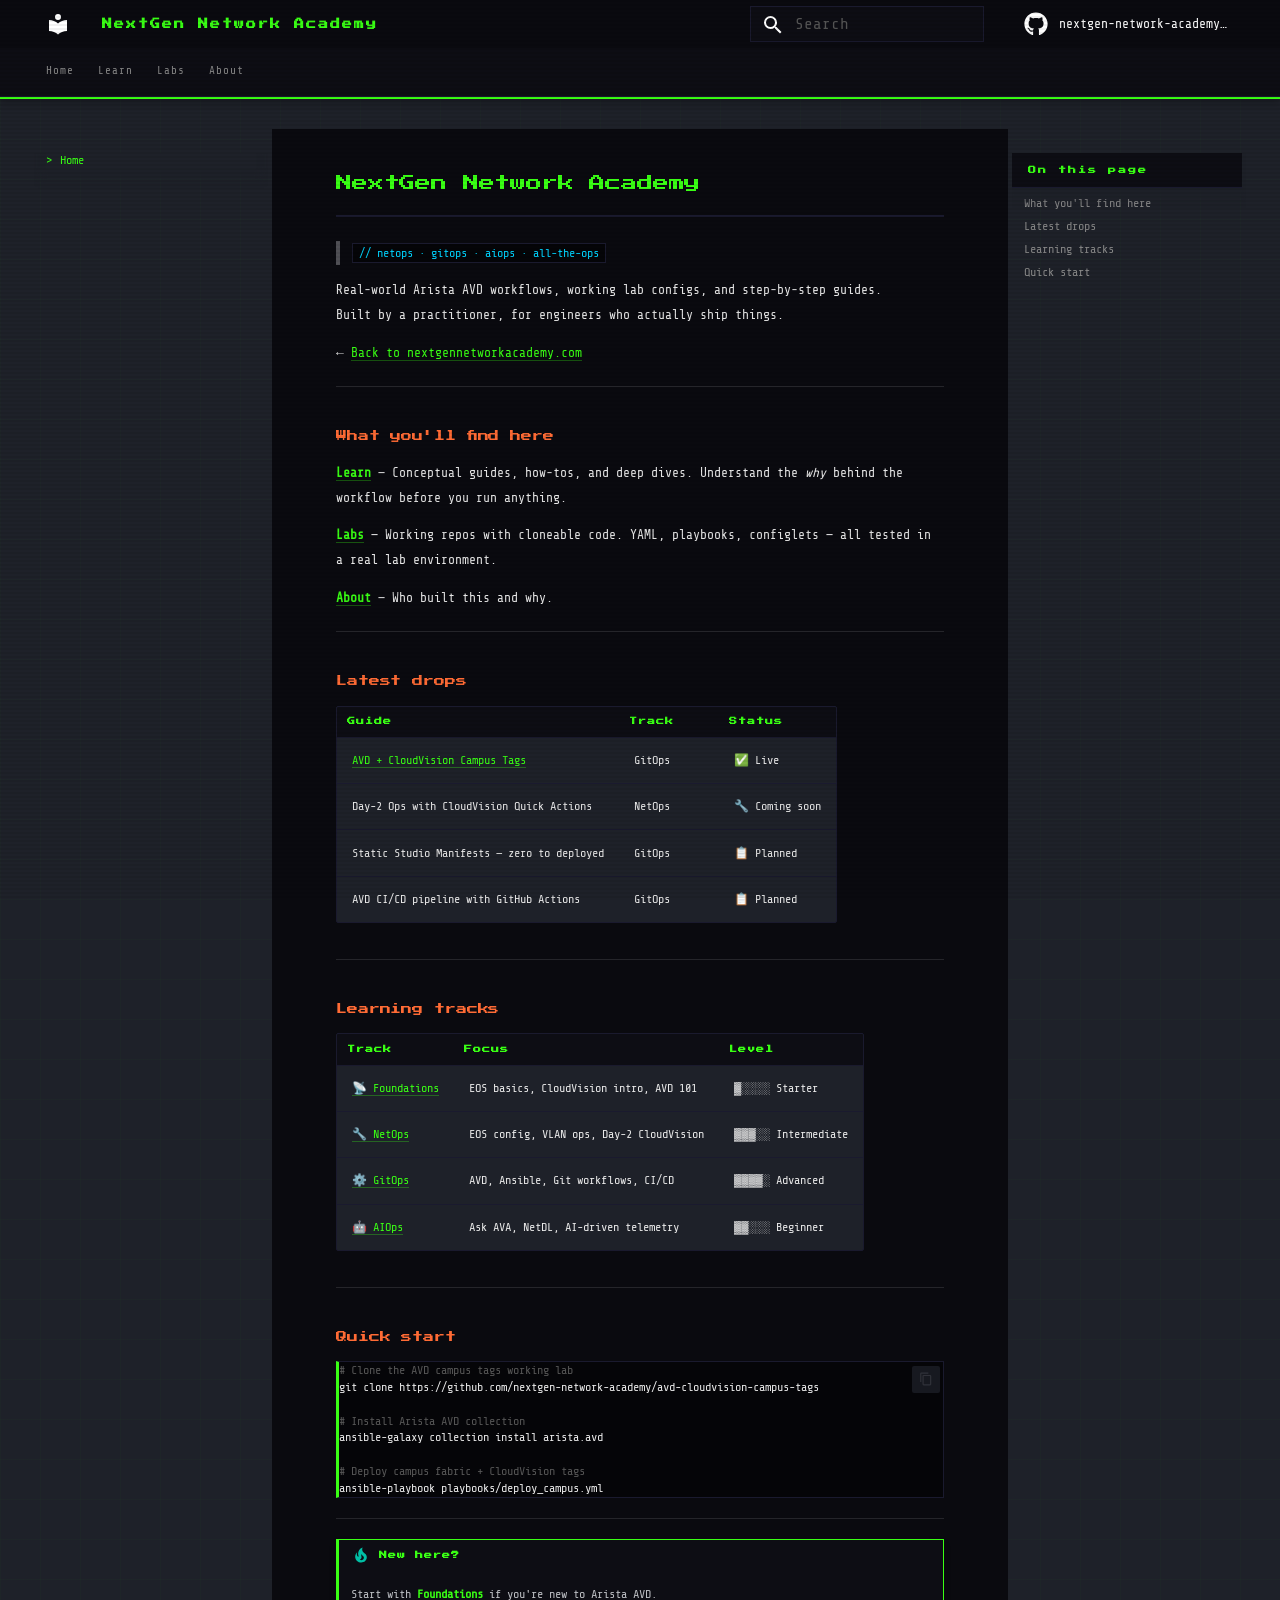
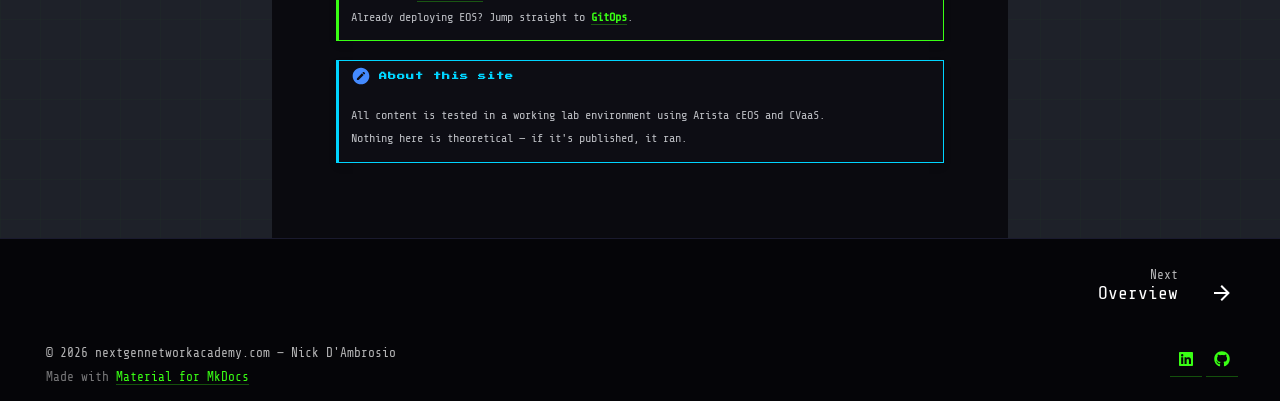
<file: index.html>
<!doctype html>
<html lang="en" class="no-js">
  <head>
    
      <meta charset="utf-8">
      <meta name="viewport" content="width=device-width,initial-scale=1">
      
        <meta name="description" content="Real-world Arista AVD workflows, working lab configs, and step-by-step guides — built by a practitioner, for engineers who actually ship things.">
      
      
        <meta name="author" content="Nick D'Ambrosio">
      
      
        <link rel="canonical" href="https://learn.nextgennetworkacademy.com/">
      
      
      
        <link rel="next" href="learn/">
      
      
        
      
      
      <link rel="icon" href="assets/images/favicon.png">
      <meta name="generator" content="mkdocs-1.6.1, mkdocs-material-9.7.6">
    
    
      
        <title>NextGen Network Academy</title>
      
    
    
      <link rel="stylesheet" href="assets/stylesheets/main.484c7ddc.min.css">
      
        
        <link rel="stylesheet" href="assets/stylesheets/palette.ab4e12ef.min.css">
      
      


    
    
      
    
    
      
        
        
        <link rel="preconnect" href="https://fonts.gstatic.com" crossorigin>
        <link rel="stylesheet" href="https://fonts.googleapis.com/css?family=Share+Tech+Mono:300,300i,400,400i,700,700i%7CShare+Tech+Mono:400,400i,700,700i&display=fallback">
        <style>:root{--md-text-font:"Share Tech Mono";--md-code-font:"Share Tech Mono"}</style>
      
    
    
      <link rel="stylesheet" href="stylesheets/extra.css">
    
    <script>__md_scope=new URL(".",location),__md_hash=e=>[...e].reduce(((e,_)=>(e<<5)-e+_.charCodeAt(0)),0),__md_get=(e,_=localStorage,t=__md_scope)=>JSON.parse(_.getItem(t.pathname+"."+e)),__md_set=(e,_,t=localStorage,a=__md_scope)=>{try{t.setItem(a.pathname+"."+e,JSON.stringify(_))}catch(e){}}</script>
    
      

    
    
  </head>
  
  
    
    
    
    
    
    <body dir="ltr" data-md-color-scheme="slate" data-md-color-primary="custom" data-md-color-accent="custom">
  
    
    <input class="md-toggle" data-md-toggle="drawer" type="checkbox" id="__drawer" autocomplete="off">
    <input class="md-toggle" data-md-toggle="search" type="checkbox" id="__search" autocomplete="off">
    <label class="md-overlay" for="__drawer"></label>
    <div data-md-component="skip">
      
        
        <a href="#nextgen-network-academy" class="md-skip">
          Skip to content
        </a>
      
    </div>
    <div data-md-component="announce">
      
    </div>
    
    
      

  

<header class="md-header md-header--shadow md-header--lifted" data-md-component="header">
  <nav class="md-header__inner md-grid" aria-label="Header">
    <a href="." title="NextGen Network Academy" class="md-header__button md-logo" aria-label="NextGen Network Academy" data-md-component="logo">
      
  
  <svg xmlns="http://www.w3.org/2000/svg" viewBox="0 0 24 24"><path d="M12 8a3 3 0 0 0 3-3 3 3 0 0 0-3-3 3 3 0 0 0-3 3 3 3 0 0 0 3 3m0 3.54C9.64 9.35 6.5 8 3 8v11c3.5 0 6.64 1.35 9 3.54 2.36-2.19 5.5-3.54 9-3.54V8c-3.5 0-6.64 1.35-9 3.54"/></svg>

    </a>
    <label class="md-header__button md-icon" for="__drawer">
      
      <svg xmlns="http://www.w3.org/2000/svg" viewBox="0 0 24 24"><path d="M3 6h18v2H3zm0 5h18v2H3zm0 5h18v2H3z"/></svg>
    </label>
    <div class="md-header__title" data-md-component="header-title">
      <div class="md-header__ellipsis">
        <div class="md-header__topic">
          <span class="md-ellipsis">
            NextGen Network Academy
          </span>
        </div>
        <div class="md-header__topic" data-md-component="header-topic">
          <span class="md-ellipsis">
            
              Home
            
          </span>
        </div>
      </div>
    </div>
    
      
    
    
    
    
      
      
        <label class="md-header__button md-icon" for="__search">
          
          <svg xmlns="http://www.w3.org/2000/svg" viewBox="0 0 24 24"><path d="M9.5 3A6.5 6.5 0 0 1 16 9.5c0 1.61-.59 3.09-1.56 4.23l.27.27h.79l5 5-1.5 1.5-5-5v-.79l-.27-.27A6.52 6.52 0 0 1 9.5 16 6.5 6.5 0 0 1 3 9.5 6.5 6.5 0 0 1 9.5 3m0 2C7 5 5 7 5 9.5S7 14 9.5 14 14 12 14 9.5 12 5 9.5 5"/></svg>
        </label>
        <div class="md-search" data-md-component="search" role="dialog">
  <label class="md-search__overlay" for="__search"></label>
  <div class="md-search__inner" role="search">
    <form class="md-search__form" name="search">
      <input type="text" class="md-search__input" name="query" aria-label="Search" placeholder="Search" autocapitalize="off" autocorrect="off" autocomplete="off" spellcheck="false" data-md-component="search-query" required>
      <label class="md-search__icon md-icon" for="__search">
        
        <svg xmlns="http://www.w3.org/2000/svg" viewBox="0 0 24 24"><path d="M9.5 3A6.5 6.5 0 0 1 16 9.5c0 1.61-.59 3.09-1.56 4.23l.27.27h.79l5 5-1.5 1.5-5-5v-.79l-.27-.27A6.52 6.52 0 0 1 9.5 16 6.5 6.5 0 0 1 3 9.5 6.5 6.5 0 0 1 9.5 3m0 2C7 5 5 7 5 9.5S7 14 9.5 14 14 12 14 9.5 12 5 9.5 5"/></svg>
        
        <svg xmlns="http://www.w3.org/2000/svg" viewBox="0 0 24 24"><path d="M20 11v2H8l5.5 5.5-1.42 1.42L4.16 12l7.92-7.92L13.5 5.5 8 11z"/></svg>
      </label>
      <nav class="md-search__options" aria-label="Search">
        
        <button type="reset" class="md-search__icon md-icon" title="Clear" aria-label="Clear" tabindex="-1">
          
          <svg xmlns="http://www.w3.org/2000/svg" viewBox="0 0 24 24"><path d="M19 6.41 17.59 5 12 10.59 6.41 5 5 6.41 10.59 12 5 17.59 6.41 19 12 13.41 17.59 19 19 17.59 13.41 12z"/></svg>
        </button>
      </nav>
      
        <div class="md-search__suggest" data-md-component="search-suggest"></div>
      
    </form>
    <div class="md-search__output">
      <div class="md-search__scrollwrap" tabindex="0" data-md-scrollfix>
        <div class="md-search-result" data-md-component="search-result">
          <div class="md-search-result__meta">
            Initializing search
          </div>
          <ol class="md-search-result__list" role="presentation"></ol>
        </div>
      </div>
    </div>
  </div>
</div>
      
    
    
      <div class="md-header__source">
        <a href="https://github.com/nextgen-network-academy/ngna-content" title="Go to repository" class="md-source" data-md-component="source">
  <div class="md-source__icon md-icon">
    
    <svg xmlns="http://www.w3.org/2000/svg" viewBox="0 0 512 512"><!--! Font Awesome Free 7.1.0 by @fontawesome - https://fontawesome.com License - https://fontawesome.com/license/free (Icons: CC BY 4.0, Fonts: SIL OFL 1.1, Code: MIT License) Copyright 2025 Fonticons, Inc.--><path d="M173.9 397.4c0 2-2.3 3.6-5.2 3.6-3.3.3-5.6-1.3-5.6-3.6 0-2 2.3-3.6 5.2-3.6 3-.3 5.6 1.3 5.6 3.6m-31.1-4.5c-.7 2 1.3 4.3 4.3 4.9 2.6 1 5.6 0 6.2-2s-1.3-4.3-4.3-5.2c-2.6-.7-5.5.3-6.2 2.3m44.2-1.7c-2.9.7-4.9 2.6-4.6 4.9.3 2 2.9 3.3 5.9 2.6 2.9-.7 4.9-2.6 4.6-4.6-.3-1.9-3-3.2-5.9-2.9M252.8 8C114.1 8 8 113.3 8 252c0 110.9 69.8 205.8 169.5 239.2 12.8 2.3 17.3-5.6 17.3-12.1 0-6.2-.3-40.4-.3-61.4 0 0-70 15-84.7-29.8 0 0-11.4-29.1-27.8-36.6 0 0-22.9-15.7 1.6-15.4 0 0 24.9 2 38.6 25.8 21.9 38.6 58.6 27.5 72.9 20.9 2.3-16 8.8-27.1 16-33.7-55.9-6.2-112.3-14.3-112.3-110.5 0-27.5 7.6-41.3 23.6-58.9-2.6-6.5-11.1-33.3 2.6-67.9 20.9-6.5 69 27 69 27 20-5.6 41.5-8.5 62.8-8.5s42.8 2.9 62.8 8.5c0 0 48.1-33.6 69-27 13.7 34.7 5.2 61.4 2.6 67.9 16 17.7 25.8 31.5 25.8 58.9 0 96.5-58.9 104.2-114.8 110.5 9.2 7.9 17 22.9 17 46.4 0 33.7-.3 75.4-.3 83.6 0 6.5 4.6 14.4 17.3 12.1C436.2 457.8 504 362.9 504 252 504 113.3 391.5 8 252.8 8M105.2 352.9c-1.3 1-1 3.3.7 5.2 1.6 1.6 3.9 2.3 5.2 1 1.3-1 1-3.3-.7-5.2-1.6-1.6-3.9-2.3-5.2-1m-10.8-8.1c-.7 1.3.3 2.9 2.3 3.9 1.6 1 3.6.7 4.3-.7.7-1.3-.3-2.9-2.3-3.9-2-.6-3.6-.3-4.3.7m32.4 35.6c-1.6 1.3-1 4.3 1.3 6.2 2.3 2.3 5.2 2.6 6.5 1 1.3-1.3.7-4.3-1.3-6.2-2.2-2.3-5.2-2.6-6.5-1m-11.4-14.7c-1.6 1-1.6 3.6 0 5.9s4.3 3.3 5.6 2.3c1.6-1.3 1.6-3.9 0-6.2-1.4-2.3-4-3.3-5.6-2"/></svg>
  </div>
  <div class="md-source__repository">
    nextgen-network-academy/ngna-content
  </div>
</a>
      </div>
    
  </nav>
  
    
      
<nav class="md-tabs" aria-label="Tabs" data-md-component="tabs">
  <div class="md-grid">
    <ul class="md-tabs__list">
      
        
  
  
  
    
  
  
    <li class="md-tabs__item md-tabs__item--active">
      <a href="." class="md-tabs__link">
        
  
  
    
  
  Home

      </a>
    </li>
  

      
        
  
  
  
  
    
    
      <li class="md-tabs__item">
        <a href="learn/" class="md-tabs__link">
          
  
  
  Learn

        </a>
      </li>
    
  

      
        
  
  
  
  
    
    
      <li class="md-tabs__item">
        <a href="labs/" class="md-tabs__link">
          
  
  
  Labs

        </a>
      </li>
    
  

      
        
  
  
  
  
    <li class="md-tabs__item">
      <a href="about/" class="md-tabs__link">
        
  
  
    
  
  About

      </a>
    </li>
  

      
    </ul>
  </div>
</nav>
    
  
</header>
    
    <div class="md-container" data-md-component="container">
      
      
        
      
      <main class="md-main" data-md-component="main">
        <div class="md-main__inner md-grid">
          
            
              
              <div class="md-sidebar md-sidebar--primary" data-md-component="sidebar" data-md-type="navigation" >
                <div class="md-sidebar__scrollwrap">
                  <div class="md-sidebar__inner">
                    


  


<nav class="md-nav md-nav--primary md-nav--lifted" aria-label="Navigation" data-md-level="0">
  <label class="md-nav__title" for="__drawer">
    <a href="." title="NextGen Network Academy" class="md-nav__button md-logo" aria-label="NextGen Network Academy" data-md-component="logo">
      
  
  <svg xmlns="http://www.w3.org/2000/svg" viewBox="0 0 24 24"><path d="M12 8a3 3 0 0 0 3-3 3 3 0 0 0-3-3 3 3 0 0 0-3 3 3 3 0 0 0 3 3m0 3.54C9.64 9.35 6.5 8 3 8v11c3.5 0 6.64 1.35 9 3.54 2.36-2.19 5.5-3.54 9-3.54V8c-3.5 0-6.64 1.35-9 3.54"/></svg>

    </a>
    NextGen Network Academy
  </label>
  
    <div class="md-nav__source">
      <a href="https://github.com/nextgen-network-academy/ngna-content" title="Go to repository" class="md-source" data-md-component="source">
  <div class="md-source__icon md-icon">
    
    <svg xmlns="http://www.w3.org/2000/svg" viewBox="0 0 512 512"><!--! Font Awesome Free 7.1.0 by @fontawesome - https://fontawesome.com License - https://fontawesome.com/license/free (Icons: CC BY 4.0, Fonts: SIL OFL 1.1, Code: MIT License) Copyright 2025 Fonticons, Inc.--><path d="M173.9 397.4c0 2-2.3 3.6-5.2 3.6-3.3.3-5.6-1.3-5.6-3.6 0-2 2.3-3.6 5.2-3.6 3-.3 5.6 1.3 5.6 3.6m-31.1-4.5c-.7 2 1.3 4.3 4.3 4.9 2.6 1 5.6 0 6.2-2s-1.3-4.3-4.3-5.2c-2.6-.7-5.5.3-6.2 2.3m44.2-1.7c-2.9.7-4.9 2.6-4.6 4.9.3 2 2.9 3.3 5.9 2.6 2.9-.7 4.9-2.6 4.6-4.6-.3-1.9-3-3.2-5.9-2.9M252.8 8C114.1 8 8 113.3 8 252c0 110.9 69.8 205.8 169.5 239.2 12.8 2.3 17.3-5.6 17.3-12.1 0-6.2-.3-40.4-.3-61.4 0 0-70 15-84.7-29.8 0 0-11.4-29.1-27.8-36.6 0 0-22.9-15.7 1.6-15.4 0 0 24.9 2 38.6 25.8 21.9 38.6 58.6 27.5 72.9 20.9 2.3-16 8.8-27.1 16-33.7-55.9-6.2-112.3-14.3-112.3-110.5 0-27.5 7.6-41.3 23.6-58.9-2.6-6.5-11.1-33.3 2.6-67.9 20.9-6.5 69 27 69 27 20-5.6 41.5-8.5 62.8-8.5s42.8 2.9 62.8 8.5c0 0 48.1-33.6 69-27 13.7 34.7 5.2 61.4 2.6 67.9 16 17.7 25.8 31.5 25.8 58.9 0 96.5-58.9 104.2-114.8 110.5 9.2 7.9 17 22.9 17 46.4 0 33.7-.3 75.4-.3 83.6 0 6.5 4.6 14.4 17.3 12.1C436.2 457.8 504 362.9 504 252 504 113.3 391.5 8 252.8 8M105.2 352.9c-1.3 1-1 3.3.7 5.2 1.6 1.6 3.9 2.3 5.2 1 1.3-1 1-3.3-.7-5.2-1.6-1.6-3.9-2.3-5.2-1m-10.8-8.1c-.7 1.3.3 2.9 2.3 3.9 1.6 1 3.6.7 4.3-.7.7-1.3-.3-2.9-2.3-3.9-2-.6-3.6-.3-4.3.7m32.4 35.6c-1.6 1.3-1 4.3 1.3 6.2 2.3 2.3 5.2 2.6 6.5 1 1.3-1.3.7-4.3-1.3-6.2-2.2-2.3-5.2-2.6-6.5-1m-11.4-14.7c-1.6 1-1.6 3.6 0 5.9s4.3 3.3 5.6 2.3c1.6-1.3 1.6-3.9 0-6.2-1.4-2.3-4-3.3-5.6-2"/></svg>
  </div>
  <div class="md-source__repository">
    nextgen-network-academy/ngna-content
  </div>
</a>
    </div>
  
  <ul class="md-nav__list" data-md-scrollfix>
    
      
      
  
  
    
  
  
  
    <li class="md-nav__item md-nav__item--active">
      
      <input class="md-nav__toggle md-toggle" type="checkbox" id="__toc">
      
      
        
      
      
        <label class="md-nav__link md-nav__link--active" for="__toc">
          
  
  
  <span class="md-ellipsis">
    
  
    Home
  

    
  </span>
  
  

          <span class="md-nav__icon md-icon"></span>
        </label>
      
      <a href="." class="md-nav__link md-nav__link--active">
        
  
  
  <span class="md-ellipsis">
    
  
    Home
  

    
  </span>
  
  

      </a>
      
        

  

<nav class="md-nav md-nav--secondary" aria-label="On this page">
  
  
  
    
  
  
    <label class="md-nav__title" for="__toc">
      <span class="md-nav__icon md-icon"></span>
      On this page
    </label>
    <ul class="md-nav__list" data-md-component="toc" data-md-scrollfix>
      
        <li class="md-nav__item">
  <a href="#what-youll-find-here" class="md-nav__link">
    <span class="md-ellipsis">
      
        What you'll find here
      
    </span>
  </a>
  
</li>
      
        <li class="md-nav__item">
  <a href="#latest-drops" class="md-nav__link">
    <span class="md-ellipsis">
      
        Latest drops
      
    </span>
  </a>
  
</li>
      
        <li class="md-nav__item">
  <a href="#learning-tracks" class="md-nav__link">
    <span class="md-ellipsis">
      
        Learning tracks
      
    </span>
  </a>
  
</li>
      
        <li class="md-nav__item">
  <a href="#quick-start" class="md-nav__link">
    <span class="md-ellipsis">
      
        Quick start
      
    </span>
  </a>
  
</li>
      
    </ul>
  
</nav>
      
    </li>
  

    
      
      
  
  
  
  
    
    
    
    
      
      
        
      
    
    
    <li class="md-nav__item md-nav__item--nested">
      
        
        
          
        
        <input class="md-nav__toggle md-toggle md-toggle--indeterminate" type="checkbox" id="__nav_2" >
        
          
          <label class="md-nav__link" for="__nav_2" id="__nav_2_label" tabindex="0">
            
  
  
  <span class="md-ellipsis">
    
  
    Learn
  

    
  </span>
  
  

            <span class="md-nav__icon md-icon"></span>
          </label>
        
        <nav class="md-nav" data-md-level="1" aria-labelledby="__nav_2_label" aria-expanded="false">
          <label class="md-nav__title" for="__nav_2">
            <span class="md-nav__icon md-icon"></span>
            
  
    Learn
  

          </label>
          <ul class="md-nav__list" data-md-scrollfix>
            
              
                
  
  
  
  
    <li class="md-nav__item">
      <a href="learn/" class="md-nav__link">
        
  
  
  <span class="md-ellipsis">
    
  
    Overview
  

    
  </span>
  
  

      </a>
    </li>
  

              
            
              
                
  
  
  
  
    
    
    
    
      
      
        
      
    
    
    <li class="md-nav__item md-nav__item--nested">
      
        
        
          
        
        <input class="md-nav__toggle md-toggle md-toggle--indeterminate" type="checkbox" id="__nav_2_2" >
        
          
          <label class="md-nav__link" for="__nav_2_2" id="__nav_2_2_label" tabindex="0">
            
  
  
  <span class="md-ellipsis">
    
  
    Foundations
  

    
  </span>
  
  

            <span class="md-nav__icon md-icon"></span>
          </label>
        
        <nav class="md-nav" data-md-level="2" aria-labelledby="__nav_2_2_label" aria-expanded="false">
          <label class="md-nav__title" for="__nav_2_2">
            <span class="md-nav__icon md-icon"></span>
            
  
    Foundations
  

          </label>
          <ul class="md-nav__list" data-md-scrollfix>
            
              
                
  
  
  
  
    <li class="md-nav__item">
      <a href="learn/foundations/" class="md-nav__link">
        
  
  
  <span class="md-ellipsis">
    
  
    Overview
  

    
  </span>
  
  

      </a>
    </li>
  

              
            
          </ul>
        </nav>
      
    </li>
  

              
            
              
                
  
  
  
  
    
    
    
    
      
      
        
      
    
    
    <li class="md-nav__item md-nav__item--nested">
      
        
        
          
        
        <input class="md-nav__toggle md-toggle md-toggle--indeterminate" type="checkbox" id="__nav_2_3" >
        
          
          <label class="md-nav__link" for="__nav_2_3" id="__nav_2_3_label" tabindex="0">
            
  
  
  <span class="md-ellipsis">
    
  
    NetOps
  

    
  </span>
  
  

            <span class="md-nav__icon md-icon"></span>
          </label>
        
        <nav class="md-nav" data-md-level="2" aria-labelledby="__nav_2_3_label" aria-expanded="false">
          <label class="md-nav__title" for="__nav_2_3">
            <span class="md-nav__icon md-icon"></span>
            
  
    NetOps
  

          </label>
          <ul class="md-nav__list" data-md-scrollfix>
            
              
                
  
  
  
  
    <li class="md-nav__item">
      <a href="learn/netops/" class="md-nav__link">
        
  
  
  <span class="md-ellipsis">
    
  
    Overview
  

    
  </span>
  
  

      </a>
    </li>
  

              
            
              
                
  
  
  
  
    <li class="md-nav__item">
      <a href="learn/netops/arista-eapi-python/" class="md-nav__link">
        
  
  
  <span class="md-ellipsis">
    
  
    Arista eAPI with Python
  

    
  </span>
  
  

      </a>
    </li>
  

              
            
          </ul>
        </nav>
      
    </li>
  

              
            
              
                
  
  
  
  
    
    
    
    
      
      
        
      
    
    
    <li class="md-nav__item md-nav__item--nested">
      
        
        
          
        
        <input class="md-nav__toggle md-toggle md-toggle--indeterminate" type="checkbox" id="__nav_2_4" >
        
          
          <label class="md-nav__link" for="__nav_2_4" id="__nav_2_4_label" tabindex="0">
            
  
  
  <span class="md-ellipsis">
    
  
    GitOps
  

    
  </span>
  
  

            <span class="md-nav__icon md-icon"></span>
          </label>
        
        <nav class="md-nav" data-md-level="2" aria-labelledby="__nav_2_4_label" aria-expanded="false">
          <label class="md-nav__title" for="__nav_2_4">
            <span class="md-nav__icon md-icon"></span>
            
  
    GitOps
  

          </label>
          <ul class="md-nav__list" data-md-scrollfix>
            
              
                
  
  
  
  
    <li class="md-nav__item">
      <a href="learn/gitops/" class="md-nav__link">
        
  
  
  <span class="md-ellipsis">
    
  
    Overview
  

    
  </span>
  
  

      </a>
    </li>
  

              
            
              
                
  
  
  
  
    <li class="md-nav__item">
      <a href="learn/gitops/avd-campus-tags/" class="md-nav__link">
        
  
  
  <span class="md-ellipsis">
    
  
    AVD Campus Tags
  

    
  </span>
  
  

      </a>
    </li>
  

              
            
          </ul>
        </nav>
      
    </li>
  

              
            
              
                
  
  
  
  
    
    
    
    
      
      
        
      
    
    
    <li class="md-nav__item md-nav__item--nested">
      
        
        
          
        
        <input class="md-nav__toggle md-toggle md-toggle--indeterminate" type="checkbox" id="__nav_2_5" >
        
          
          <label class="md-nav__link" for="__nav_2_5" id="__nav_2_5_label" tabindex="0">
            
  
  
  <span class="md-ellipsis">
    
  
    AIOps
  

    
  </span>
  
  

            <span class="md-nav__icon md-icon"></span>
          </label>
        
        <nav class="md-nav" data-md-level="2" aria-labelledby="__nav_2_5_label" aria-expanded="false">
          <label class="md-nav__title" for="__nav_2_5">
            <span class="md-nav__icon md-icon"></span>
            
  
    AIOps
  

          </label>
          <ul class="md-nav__list" data-md-scrollfix>
            
              
                
  
  
  
  
    <li class="md-nav__item">
      <a href="learn/aiops/" class="md-nav__link">
        
  
  
  <span class="md-ellipsis">
    
  
    Overview
  

    
  </span>
  
  

      </a>
    </li>
  

              
            
          </ul>
        </nav>
      
    </li>
  

              
            
          </ul>
        </nav>
      
    </li>
  

    
      
      
  
  
  
  
    
    
    
    
      
      
        
      
    
    
    <li class="md-nav__item md-nav__item--nested">
      
        
        
          
        
        <input class="md-nav__toggle md-toggle md-toggle--indeterminate" type="checkbox" id="__nav_3" >
        
          
          <label class="md-nav__link" for="__nav_3" id="__nav_3_label" tabindex="0">
            
  
  
  <span class="md-ellipsis">
    
  
    Labs
  

    
  </span>
  
  

            <span class="md-nav__icon md-icon"></span>
          </label>
        
        <nav class="md-nav" data-md-level="1" aria-labelledby="__nav_3_label" aria-expanded="false">
          <label class="md-nav__title" for="__nav_3">
            <span class="md-nav__icon md-icon"></span>
            
  
    Labs
  

          </label>
          <ul class="md-nav__list" data-md-scrollfix>
            
              
                
  
  
  
  
    <li class="md-nav__item">
      <a href="labs/" class="md-nav__link">
        
  
  
  <span class="md-ellipsis">
    
  
    Overview
  

    
  </span>
  
  

      </a>
    </li>
  

              
            
              
                
  
  
  
  
    <li class="md-nav__item">
      <a href="labs/avd-campus-tags/" class="md-nav__link">
        
  
  
  <span class="md-ellipsis">
    
  
    AVD Campus Tags Lab
  

    
  </span>
  
  

      </a>
    </li>
  

              
            
              
                
  
  
  
  
    <li class="md-nav__item">
      <a href="labs/arista-eapi-python/" class="md-nav__link">
        
  
  
  <span class="md-ellipsis">
    
  
    Arista eAPI Python Lab
  

    
  </span>
  
  

      </a>
    </li>
  

              
            
          </ul>
        </nav>
      
    </li>
  

    
      
      
  
  
  
  
    <li class="md-nav__item">
      <a href="about/" class="md-nav__link">
        
  
  
  <span class="md-ellipsis">
    
  
    About
  

    
  </span>
  
  

      </a>
    </li>
  

    
  </ul>
</nav>
                  </div>
                </div>
              </div>
            
            
              
              <div class="md-sidebar md-sidebar--secondary" data-md-component="sidebar" data-md-type="toc" >
                <div class="md-sidebar__scrollwrap">
                  <div class="md-sidebar__inner">
                    

  

<nav class="md-nav md-nav--secondary" aria-label="On this page">
  
  
  
    
  
  
    <label class="md-nav__title" for="__toc">
      <span class="md-nav__icon md-icon"></span>
      On this page
    </label>
    <ul class="md-nav__list" data-md-component="toc" data-md-scrollfix>
      
        <li class="md-nav__item">
  <a href="#what-youll-find-here" class="md-nav__link">
    <span class="md-ellipsis">
      
        What you'll find here
      
    </span>
  </a>
  
</li>
      
        <li class="md-nav__item">
  <a href="#latest-drops" class="md-nav__link">
    <span class="md-ellipsis">
      
        Latest drops
      
    </span>
  </a>
  
</li>
      
        <li class="md-nav__item">
  <a href="#learning-tracks" class="md-nav__link">
    <span class="md-ellipsis">
      
        Learning tracks
      
    </span>
  </a>
  
</li>
      
        <li class="md-nav__item">
  <a href="#quick-start" class="md-nav__link">
    <span class="md-ellipsis">
      
        Quick start
      
    </span>
  </a>
  
</li>
      
    </ul>
  
</nav>
                  </div>
                </div>
              </div>
            
          
          
            <div class="md-content" data-md-component="content">
              
              <article class="md-content__inner md-typeset">
                
                  


  
  


<h1 id="nextgen-network-academy">NextGen Network Academy<a class="headerlink" href="#nextgen-network-academy" title="Permanent link">&para;</a></h1>
<blockquote>
<p><code>// netops · gitops · aiops · all-the-ops</code></p>
</blockquote>
<p>Real-world Arista AVD workflows, working lab configs, and step-by-step guides.<br />
Built by a practitioner, for engineers who actually ship things.</p>
<p>← <a href="https://nextgennetworkacademy.com">Back to nextgennetworkacademy.com</a></p>
<hr />
<h2 id="what-youll-find-here">What you'll find here<a class="headerlink" href="#what-youll-find-here" title="Permanent link">&para;</a></h2>
<p><strong><a href="learn/">Learn</a></strong> — Conceptual guides, how-tos, and deep dives. Understand the <em>why</em> behind the workflow before you run anything.</p>
<p><strong><a href="labs/">Labs</a></strong> — Working repos with cloneable code. YAML, playbooks, configlets — all tested in a real lab environment.</p>
<p><strong><a href="about/">About</a></strong> — Who built this and why.</p>
<hr />
<h2 id="latest-drops">Latest drops<a class="headerlink" href="#latest-drops" title="Permanent link">&para;</a></h2>
<table>
<thead>
<tr>
<th>Guide</th>
<th>Track</th>
<th>Status</th>
</tr>
</thead>
<tbody>
<tr>
<td><a href="learn/gitops/avd-campus-tags/">AVD + CloudVision Campus Tags</a></td>
<td>GitOps</td>
<td>✅ Live</td>
</tr>
<tr>
<td>Day-2 Ops with CloudVision Quick Actions</td>
<td>NetOps</td>
<td>🔧 Coming soon</td>
</tr>
<tr>
<td>Static Studio Manifests — zero to deployed</td>
<td>GitOps</td>
<td>📋 Planned</td>
</tr>
<tr>
<td>AVD CI/CD pipeline with GitHub Actions</td>
<td>GitOps</td>
<td>📋 Planned</td>
</tr>
</tbody>
</table>
<hr />
<h2 id="learning-tracks">Learning tracks<a class="headerlink" href="#learning-tracks" title="Permanent link">&para;</a></h2>
<table>
<thead>
<tr>
<th>Track</th>
<th>Focus</th>
<th>Level</th>
</tr>
</thead>
<tbody>
<tr>
<td><a href="learn/foundations/">📡 Foundations</a></td>
<td>EOS basics, CloudVision intro, AVD 101</td>
<td>▓░░░░ Starter</td>
</tr>
<tr>
<td><a href="learn/netops/">🔧 NetOps</a></td>
<td>EOS config, VLAN ops, Day-2 CloudVision</td>
<td>▓▓▓░░ Intermediate</td>
</tr>
<tr>
<td><a href="learn/gitops/">⚙️ GitOps</a></td>
<td>AVD, Ansible, Git workflows, CI/CD</td>
<td>▓▓▓▓░ Advanced</td>
</tr>
<tr>
<td><a href="learn/aiops/">🤖 AIOps</a></td>
<td>Ask AVA, NetDL, AI-driven telemetry</td>
<td>▓▓░░░ Beginner</td>
</tr>
</tbody>
</table>
<hr />
<h2 id="quick-start">Quick start<a class="headerlink" href="#quick-start" title="Permanent link">&para;</a></h2>
<div class="language-bash highlight"><pre><span></span><code><span id="__span-0-1"><a id="__codelineno-0-1" name="__codelineno-0-1" href="#__codelineno-0-1"></a><span class="c1"># Clone the AVD campus tags working lab</span>
</span><span id="__span-0-2"><a id="__codelineno-0-2" name="__codelineno-0-2" href="#__codelineno-0-2"></a>git<span class="w"> </span>clone<span class="w"> </span>https://github.com/nextgen-network-academy/avd-cloudvision-campus-tags
</span><span id="__span-0-3"><a id="__codelineno-0-3" name="__codelineno-0-3" href="#__codelineno-0-3"></a>
</span><span id="__span-0-4"><a id="__codelineno-0-4" name="__codelineno-0-4" href="#__codelineno-0-4"></a><span class="c1"># Install Arista AVD collection</span>
</span><span id="__span-0-5"><a id="__codelineno-0-5" name="__codelineno-0-5" href="#__codelineno-0-5"></a>ansible-galaxy<span class="w"> </span>collection<span class="w"> </span>install<span class="w"> </span>arista.avd
</span><span id="__span-0-6"><a id="__codelineno-0-6" name="__codelineno-0-6" href="#__codelineno-0-6"></a>
</span><span id="__span-0-7"><a id="__codelineno-0-7" name="__codelineno-0-7" href="#__codelineno-0-7"></a><span class="c1"># Deploy campus fabric + CloudVision tags</span>
</span><span id="__span-0-8"><a id="__codelineno-0-8" name="__codelineno-0-8" href="#__codelineno-0-8"></a>ansible-playbook<span class="w"> </span>playbooks/deploy_campus.yml
</span></code></pre></div>
<hr />
<div class="admonition tip">
<p class="admonition-title">New here?</p>
<p>Start with <strong><a href="learn/foundations/">Foundations</a></strong> if you're new to Arista AVD.<br />
Already deploying EOS? Jump straight to <strong><a href="learn/gitops/">GitOps</a></strong>.</p>
</div>
<div class="admonition note">
<p class="admonition-title">About this site</p>
<p>All content is tested in a working lab environment using Arista cEOS and CVaaS.<br />
Nothing here is theoretical — if it's published, it ran.</p>
</div>












                
              </article>
            </div>
          
          
<script>var target=document.getElementById(location.hash.slice(1));target&&target.name&&(target.checked=target.name.startsWith("__tabbed_"))</script>
        </div>
        
          <button type="button" class="md-top md-icon" data-md-component="top" hidden>
  
  <svg xmlns="http://www.w3.org/2000/svg" viewBox="0 0 24 24"><path d="M13 20h-2V8l-5.5 5.5-1.42-1.42L12 4.16l7.92 7.92-1.42 1.42L13 8z"/></svg>
  Back to top
</button>
        
      </main>
      
        <footer class="md-footer">
  
    
      
      <nav class="md-footer__inner md-grid" aria-label="Footer" >
        
        
          
          <a href="learn/" class="md-footer__link md-footer__link--next" aria-label="Next: Overview">
            <div class="md-footer__title">
              <span class="md-footer__direction">
                Next
              </span>
              <div class="md-ellipsis">
                Overview
              </div>
            </div>
            <div class="md-footer__button md-icon">
              
              <svg xmlns="http://www.w3.org/2000/svg" viewBox="0 0 24 24"><path d="M4 11v2h12l-5.5 5.5 1.42 1.42L19.84 12l-7.92-7.92L10.5 5.5 16 11z"/></svg>
            </div>
          </a>
        
      </nav>
    
  
  <div class="md-footer-meta md-typeset">
    <div class="md-footer-meta__inner md-grid">
      <div class="md-copyright">
  
    <div class="md-copyright__highlight">
      © 2026 nextgennetworkacademy.com — Nick D'Ambrosio
    </div>
  
  
    Made with
    <a href="https://squidfunk.github.io/mkdocs-material/" target="_blank" rel="noopener">
      Material for MkDocs
    </a>
  
</div>
      
        
<div class="md-social">
  
    
    
    
    
    <a href="https://www.linkedin.com/in/nicholas-dambrosio-0381871a/" target="_blank" rel="noopener" title="Nick D&#39;Ambrosio on LinkedIn" class="md-social__link">
      <svg xmlns="http://www.w3.org/2000/svg" viewBox="0 0 448 512"><!--! Font Awesome Free 7.1.0 by @fontawesome - https://fontawesome.com License - https://fontawesome.com/license/free (Icons: CC BY 4.0, Fonts: SIL OFL 1.1, Code: MIT License) Copyright 2025 Fonticons, Inc.--><path d="M416 32H31.9C14.3 32 0 46.5 0 64.3v383.4C0 465.5 14.3 480 31.9 480H416c17.6 0 32-14.5 32-32.3V64.3c0-17.8-14.4-32.3-32-32.3M135.4 416H69V202.2h66.5V416zM102.2 96a38.5 38.5 0 1 1 0 77 38.5 38.5 0 1 1 0-77m282.1 320h-66.4V312c0-24.8-.5-56.7-34.5-56.7-34.6 0-39.9 27-39.9 54.9V416h-66.4V202.2h63.7v29.2h.9c8.9-16.8 30.6-34.5 62.9-34.5 67.2 0 79.7 44.3 79.7 101.9z"/></svg>
    </a>
  
    
    
    
    
    <a href="https://github.com/nextgen-network-academy" target="_blank" rel="noopener" title="NextGen Network Academy on GitHub" class="md-social__link">
      <svg xmlns="http://www.w3.org/2000/svg" viewBox="0 0 512 512"><!--! Font Awesome Free 7.1.0 by @fontawesome - https://fontawesome.com License - https://fontawesome.com/license/free (Icons: CC BY 4.0, Fonts: SIL OFL 1.1, Code: MIT License) Copyright 2025 Fonticons, Inc.--><path d="M173.9 397.4c0 2-2.3 3.6-5.2 3.6-3.3.3-5.6-1.3-5.6-3.6 0-2 2.3-3.6 5.2-3.6 3-.3 5.6 1.3 5.6 3.6m-31.1-4.5c-.7 2 1.3 4.3 4.3 4.9 2.6 1 5.6 0 6.2-2s-1.3-4.3-4.3-5.2c-2.6-.7-5.5.3-6.2 2.3m44.2-1.7c-2.9.7-4.9 2.6-4.6 4.9.3 2 2.9 3.3 5.9 2.6 2.9-.7 4.9-2.6 4.6-4.6-.3-1.9-3-3.2-5.9-2.9M252.8 8C114.1 8 8 113.3 8 252c0 110.9 69.8 205.8 169.5 239.2 12.8 2.3 17.3-5.6 17.3-12.1 0-6.2-.3-40.4-.3-61.4 0 0-70 15-84.7-29.8 0 0-11.4-29.1-27.8-36.6 0 0-22.9-15.7 1.6-15.4 0 0 24.9 2 38.6 25.8 21.9 38.6 58.6 27.5 72.9 20.9 2.3-16 8.8-27.1 16-33.7-55.9-6.2-112.3-14.3-112.3-110.5 0-27.5 7.6-41.3 23.6-58.9-2.6-6.5-11.1-33.3 2.6-67.9 20.9-6.5 69 27 69 27 20-5.6 41.5-8.5 62.8-8.5s42.8 2.9 62.8 8.5c0 0 48.1-33.6 69-27 13.7 34.7 5.2 61.4 2.6 67.9 16 17.7 25.8 31.5 25.8 58.9 0 96.5-58.9 104.2-114.8 110.5 9.2 7.9 17 22.9 17 46.4 0 33.7-.3 75.4-.3 83.6 0 6.5 4.6 14.4 17.3 12.1C436.2 457.8 504 362.9 504 252 504 113.3 391.5 8 252.8 8M105.2 352.9c-1.3 1-1 3.3.7 5.2 1.6 1.6 3.9 2.3 5.2 1 1.3-1 1-3.3-.7-5.2-1.6-1.6-3.9-2.3-5.2-1m-10.8-8.1c-.7 1.3.3 2.9 2.3 3.9 1.6 1 3.6.7 4.3-.7.7-1.3-.3-2.9-2.3-3.9-2-.6-3.6-.3-4.3.7m32.4 35.6c-1.6 1.3-1 4.3 1.3 6.2 2.3 2.3 5.2 2.6 6.5 1 1.3-1.3.7-4.3-1.3-6.2-2.2-2.3-5.2-2.6-6.5-1m-11.4-14.7c-1.6 1-1.6 3.6 0 5.9s4.3 3.3 5.6 2.3c1.6-1.3 1.6-3.9 0-6.2-1.4-2.3-4-3.3-5.6-2"/></svg>
    </a>
  
</div>
      
    </div>
  </div>
</footer>
      
    </div>
    <div class="md-dialog" data-md-component="dialog">
      <div class="md-dialog__inner md-typeset"></div>
    </div>
    
    
    
      
      
      <script id="__config" type="application/json">{"annotate": null, "base": ".", "features": ["navigation.tabs", "navigation.tabs.sticky", "navigation.sections", "navigation.expand", "navigation.top", "navigation.footer", "content.code.copy", "content.code.annotate", "search.highlight", "search.suggest"], "search": "assets/javascripts/workers/search.2c215733.min.js", "tags": null, "translations": {"clipboard.copied": "Copied to clipboard", "clipboard.copy": "Copy to clipboard", "search.result.more.one": "1 more on this page", "search.result.more.other": "# more on this page", "search.result.none": "No matching documents", "search.result.one": "1 matching document", "search.result.other": "# matching documents", "search.result.placeholder": "Type to start searching", "search.result.term.missing": "Missing", "select.version": "Select version"}, "version": null}</script>
    
    
      <script src="assets/javascripts/bundle.79ae519e.min.js"></script>
      
    
  </body>
</html>
</file>
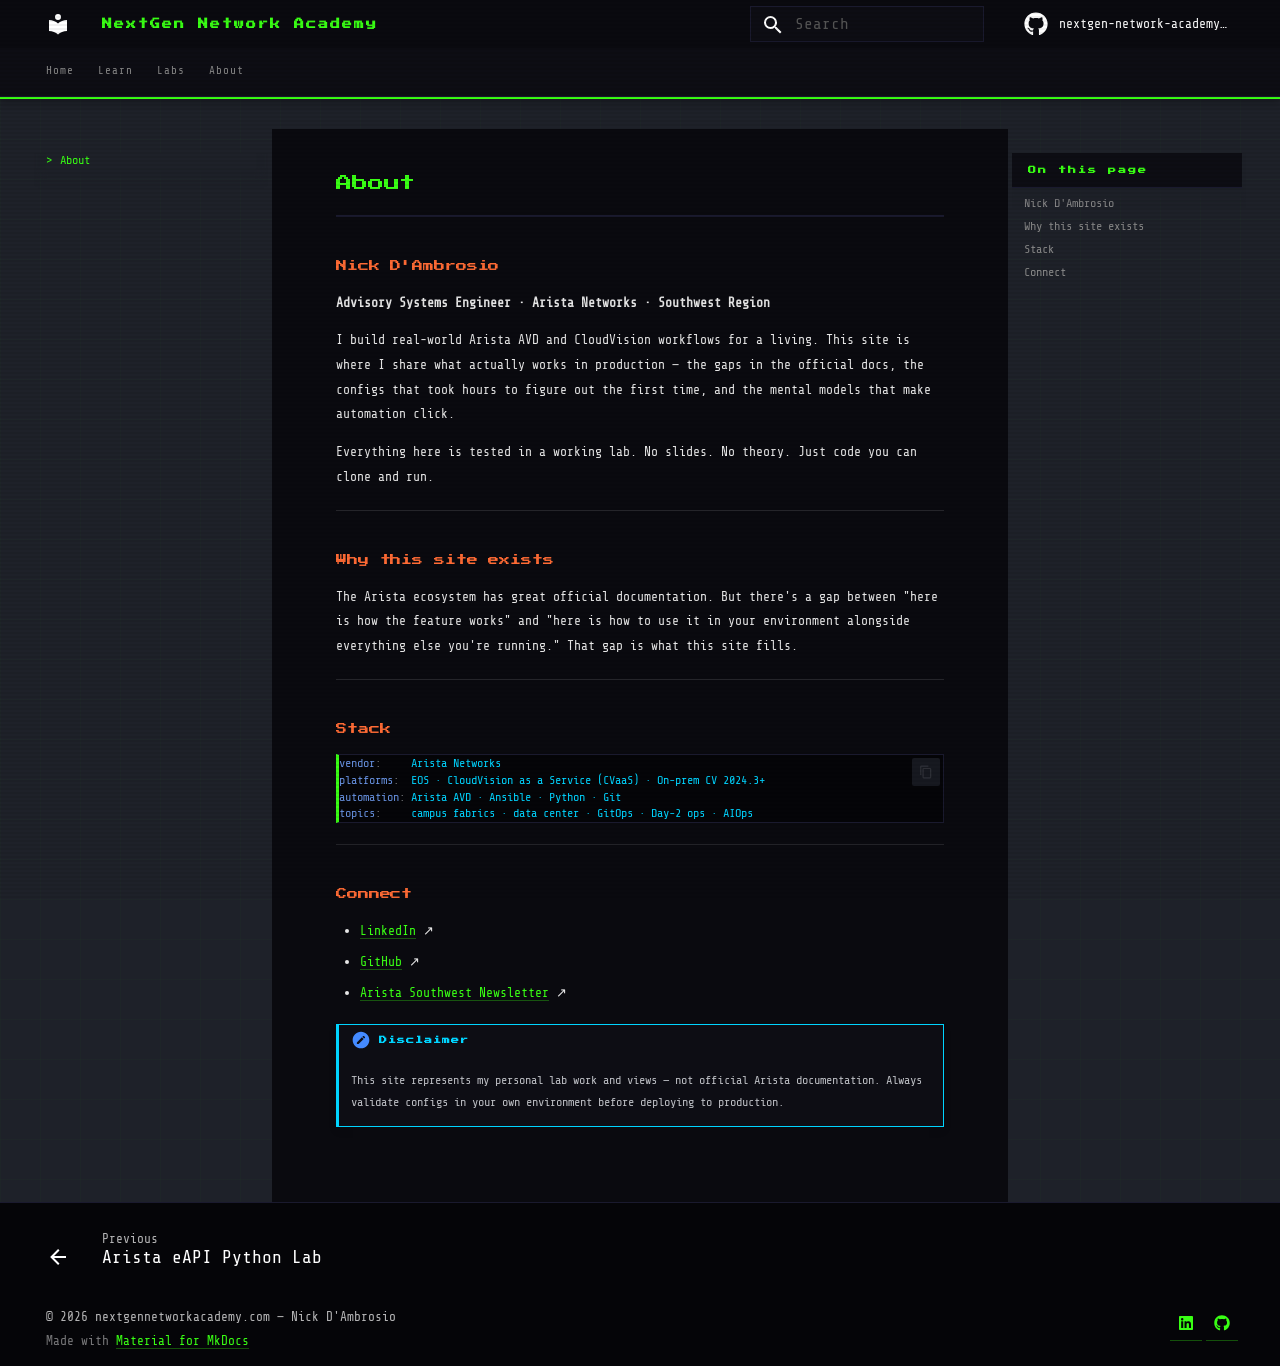
<file: about/index.html>
<!doctype html>
<html lang="en" class="no-js">
  <head>
    
      <meta charset="utf-8">
      <meta name="viewport" content="width=device-width,initial-scale=1">
      
        <meta name="description" content="Real-world Arista AVD workflows, working lab configs, and step-by-step guides — built by a practitioner, for engineers who actually ship things.">
      
      
        <meta name="author" content="Nick D'Ambrosio">
      
      
        <link rel="canonical" href="https://learn.nextgennetworkacademy.com/about/">
      
      
        <link rel="prev" href="../labs/arista-eapi-python/">
      
      
      
        
      
      
      <link rel="icon" href="../assets/images/favicon.png">
      <meta name="generator" content="mkdocs-1.6.1, mkdocs-material-9.7.6">
    
    
      
        <title>About - NextGen Network Academy</title>
      
    
    
      <link rel="stylesheet" href="../assets/stylesheets/main.484c7ddc.min.css">
      
        
        <link rel="stylesheet" href="../assets/stylesheets/palette.ab4e12ef.min.css">
      
      


    
    
      
    
    
      
        
        
        <link rel="preconnect" href="https://fonts.gstatic.com" crossorigin>
        <link rel="stylesheet" href="https://fonts.googleapis.com/css?family=Share+Tech+Mono:300,300i,400,400i,700,700i%7CShare+Tech+Mono:400,400i,700,700i&display=fallback">
        <style>:root{--md-text-font:"Share Tech Mono";--md-code-font:"Share Tech Mono"}</style>
      
    
    
      <link rel="stylesheet" href="../stylesheets/extra.css">
    
    <script>__md_scope=new URL("..",location),__md_hash=e=>[...e].reduce(((e,_)=>(e<<5)-e+_.charCodeAt(0)),0),__md_get=(e,_=localStorage,t=__md_scope)=>JSON.parse(_.getItem(t.pathname+"."+e)),__md_set=(e,_,t=localStorage,a=__md_scope)=>{try{t.setItem(a.pathname+"."+e,JSON.stringify(_))}catch(e){}}</script>
    
      

    
    
  </head>
  
  
    
    
    
    
    
    <body dir="ltr" data-md-color-scheme="slate" data-md-color-primary="custom" data-md-color-accent="custom">
  
    
    <input class="md-toggle" data-md-toggle="drawer" type="checkbox" id="__drawer" autocomplete="off">
    <input class="md-toggle" data-md-toggle="search" type="checkbox" id="__search" autocomplete="off">
    <label class="md-overlay" for="__drawer"></label>
    <div data-md-component="skip">
      
        
        <a href="#about" class="md-skip">
          Skip to content
        </a>
      
    </div>
    <div data-md-component="announce">
      
    </div>
    
    
      

  

<header class="md-header md-header--shadow md-header--lifted" data-md-component="header">
  <nav class="md-header__inner md-grid" aria-label="Header">
    <a href=".." title="NextGen Network Academy" class="md-header__button md-logo" aria-label="NextGen Network Academy" data-md-component="logo">
      
  
  <svg xmlns="http://www.w3.org/2000/svg" viewBox="0 0 24 24"><path d="M12 8a3 3 0 0 0 3-3 3 3 0 0 0-3-3 3 3 0 0 0-3 3 3 3 0 0 0 3 3m0 3.54C9.64 9.35 6.5 8 3 8v11c3.5 0 6.64 1.35 9 3.54 2.36-2.19 5.5-3.54 9-3.54V8c-3.5 0-6.64 1.35-9 3.54"/></svg>

    </a>
    <label class="md-header__button md-icon" for="__drawer">
      
      <svg xmlns="http://www.w3.org/2000/svg" viewBox="0 0 24 24"><path d="M3 6h18v2H3zm0 5h18v2H3zm0 5h18v2H3z"/></svg>
    </label>
    <div class="md-header__title" data-md-component="header-title">
      <div class="md-header__ellipsis">
        <div class="md-header__topic">
          <span class="md-ellipsis">
            NextGen Network Academy
          </span>
        </div>
        <div class="md-header__topic" data-md-component="header-topic">
          <span class="md-ellipsis">
            
              About
            
          </span>
        </div>
      </div>
    </div>
    
      
    
    
    
    
      
      
        <label class="md-header__button md-icon" for="__search">
          
          <svg xmlns="http://www.w3.org/2000/svg" viewBox="0 0 24 24"><path d="M9.5 3A6.5 6.5 0 0 1 16 9.5c0 1.61-.59 3.09-1.56 4.23l.27.27h.79l5 5-1.5 1.5-5-5v-.79l-.27-.27A6.52 6.52 0 0 1 9.5 16 6.5 6.5 0 0 1 3 9.5 6.5 6.5 0 0 1 9.5 3m0 2C7 5 5 7 5 9.5S7 14 9.5 14 14 12 14 9.5 12 5 9.5 5"/></svg>
        </label>
        <div class="md-search" data-md-component="search" role="dialog">
  <label class="md-search__overlay" for="__search"></label>
  <div class="md-search__inner" role="search">
    <form class="md-search__form" name="search">
      <input type="text" class="md-search__input" name="query" aria-label="Search" placeholder="Search" autocapitalize="off" autocorrect="off" autocomplete="off" spellcheck="false" data-md-component="search-query" required>
      <label class="md-search__icon md-icon" for="__search">
        
        <svg xmlns="http://www.w3.org/2000/svg" viewBox="0 0 24 24"><path d="M9.5 3A6.5 6.5 0 0 1 16 9.5c0 1.61-.59 3.09-1.56 4.23l.27.27h.79l5 5-1.5 1.5-5-5v-.79l-.27-.27A6.52 6.52 0 0 1 9.5 16 6.5 6.5 0 0 1 3 9.5 6.5 6.5 0 0 1 9.5 3m0 2C7 5 5 7 5 9.5S7 14 9.5 14 14 12 14 9.5 12 5 9.5 5"/></svg>
        
        <svg xmlns="http://www.w3.org/2000/svg" viewBox="0 0 24 24"><path d="M20 11v2H8l5.5 5.5-1.42 1.42L4.16 12l7.92-7.92L13.5 5.5 8 11z"/></svg>
      </label>
      <nav class="md-search__options" aria-label="Search">
        
        <button type="reset" class="md-search__icon md-icon" title="Clear" aria-label="Clear" tabindex="-1">
          
          <svg xmlns="http://www.w3.org/2000/svg" viewBox="0 0 24 24"><path d="M19 6.41 17.59 5 12 10.59 6.41 5 5 6.41 10.59 12 5 17.59 6.41 19 12 13.41 17.59 19 19 17.59 13.41 12z"/></svg>
        </button>
      </nav>
      
        <div class="md-search__suggest" data-md-component="search-suggest"></div>
      
    </form>
    <div class="md-search__output">
      <div class="md-search__scrollwrap" tabindex="0" data-md-scrollfix>
        <div class="md-search-result" data-md-component="search-result">
          <div class="md-search-result__meta">
            Initializing search
          </div>
          <ol class="md-search-result__list" role="presentation"></ol>
        </div>
      </div>
    </div>
  </div>
</div>
      
    
    
      <div class="md-header__source">
        <a href="https://github.com/nextgen-network-academy/ngna-content" title="Go to repository" class="md-source" data-md-component="source">
  <div class="md-source__icon md-icon">
    
    <svg xmlns="http://www.w3.org/2000/svg" viewBox="0 0 512 512"><!--! Font Awesome Free 7.1.0 by @fontawesome - https://fontawesome.com License - https://fontawesome.com/license/free (Icons: CC BY 4.0, Fonts: SIL OFL 1.1, Code: MIT License) Copyright 2025 Fonticons, Inc.--><path d="M173.9 397.4c0 2-2.3 3.6-5.2 3.6-3.3.3-5.6-1.3-5.6-3.6 0-2 2.3-3.6 5.2-3.6 3-.3 5.6 1.3 5.6 3.6m-31.1-4.5c-.7 2 1.3 4.3 4.3 4.9 2.6 1 5.6 0 6.2-2s-1.3-4.3-4.3-5.2c-2.6-.7-5.5.3-6.2 2.3m44.2-1.7c-2.9.7-4.9 2.6-4.6 4.9.3 2 2.9 3.3 5.9 2.6 2.9-.7 4.9-2.6 4.6-4.6-.3-1.9-3-3.2-5.9-2.9M252.8 8C114.1 8 8 113.3 8 252c0 110.9 69.8 205.8 169.5 239.2 12.8 2.3 17.3-5.6 17.3-12.1 0-6.2-.3-40.4-.3-61.4 0 0-70 15-84.7-29.8 0 0-11.4-29.1-27.8-36.6 0 0-22.9-15.7 1.6-15.4 0 0 24.9 2 38.6 25.8 21.9 38.6 58.6 27.5 72.9 20.9 2.3-16 8.8-27.1 16-33.7-55.9-6.2-112.3-14.3-112.3-110.5 0-27.5 7.6-41.3 23.6-58.9-2.6-6.5-11.1-33.3 2.6-67.9 20.9-6.5 69 27 69 27 20-5.6 41.5-8.5 62.8-8.5s42.8 2.9 62.8 8.5c0 0 48.1-33.6 69-27 13.7 34.7 5.2 61.4 2.6 67.9 16 17.7 25.8 31.5 25.8 58.9 0 96.5-58.9 104.2-114.8 110.5 9.2 7.9 17 22.9 17 46.4 0 33.7-.3 75.4-.3 83.6 0 6.5 4.6 14.4 17.3 12.1C436.2 457.8 504 362.9 504 252 504 113.3 391.5 8 252.8 8M105.2 352.9c-1.3 1-1 3.3.7 5.2 1.6 1.6 3.9 2.3 5.2 1 1.3-1 1-3.3-.7-5.2-1.6-1.6-3.9-2.3-5.2-1m-10.8-8.1c-.7 1.3.3 2.9 2.3 3.9 1.6 1 3.6.7 4.3-.7.7-1.3-.3-2.9-2.3-3.9-2-.6-3.6-.3-4.3.7m32.4 35.6c-1.6 1.3-1 4.3 1.3 6.2 2.3 2.3 5.2 2.6 6.5 1 1.3-1.3.7-4.3-1.3-6.2-2.2-2.3-5.2-2.6-6.5-1m-11.4-14.7c-1.6 1-1.6 3.6 0 5.9s4.3 3.3 5.6 2.3c1.6-1.3 1.6-3.9 0-6.2-1.4-2.3-4-3.3-5.6-2"/></svg>
  </div>
  <div class="md-source__repository">
    nextgen-network-academy/ngna-content
  </div>
</a>
      </div>
    
  </nav>
  
    
      
<nav class="md-tabs" aria-label="Tabs" data-md-component="tabs">
  <div class="md-grid">
    <ul class="md-tabs__list">
      
        
  
  
  
  
    <li class="md-tabs__item">
      <a href=".." class="md-tabs__link">
        
  
  
    
  
  Home

      </a>
    </li>
  

      
        
  
  
  
  
    
    
      <li class="md-tabs__item">
        <a href="../learn/" class="md-tabs__link">
          
  
  
  Learn

        </a>
      </li>
    
  

      
        
  
  
  
  
    
    
      <li class="md-tabs__item">
        <a href="../labs/" class="md-tabs__link">
          
  
  
  Labs

        </a>
      </li>
    
  

      
        
  
  
  
    
  
  
    <li class="md-tabs__item md-tabs__item--active">
      <a href="./" class="md-tabs__link">
        
  
  
    
  
  About

      </a>
    </li>
  

      
    </ul>
  </div>
</nav>
    
  
</header>
    
    <div class="md-container" data-md-component="container">
      
      
        
      
      <main class="md-main" data-md-component="main">
        <div class="md-main__inner md-grid">
          
            
              
              <div class="md-sidebar md-sidebar--primary" data-md-component="sidebar" data-md-type="navigation" >
                <div class="md-sidebar__scrollwrap">
                  <div class="md-sidebar__inner">
                    


  


<nav class="md-nav md-nav--primary md-nav--lifted" aria-label="Navigation" data-md-level="0">
  <label class="md-nav__title" for="__drawer">
    <a href=".." title="NextGen Network Academy" class="md-nav__button md-logo" aria-label="NextGen Network Academy" data-md-component="logo">
      
  
  <svg xmlns="http://www.w3.org/2000/svg" viewBox="0 0 24 24"><path d="M12 8a3 3 0 0 0 3-3 3 3 0 0 0-3-3 3 3 0 0 0-3 3 3 3 0 0 0 3 3m0 3.54C9.64 9.35 6.5 8 3 8v11c3.5 0 6.64 1.35 9 3.54 2.36-2.19 5.5-3.54 9-3.54V8c-3.5 0-6.64 1.35-9 3.54"/></svg>

    </a>
    NextGen Network Academy
  </label>
  
    <div class="md-nav__source">
      <a href="https://github.com/nextgen-network-academy/ngna-content" title="Go to repository" class="md-source" data-md-component="source">
  <div class="md-source__icon md-icon">
    
    <svg xmlns="http://www.w3.org/2000/svg" viewBox="0 0 512 512"><!--! Font Awesome Free 7.1.0 by @fontawesome - https://fontawesome.com License - https://fontawesome.com/license/free (Icons: CC BY 4.0, Fonts: SIL OFL 1.1, Code: MIT License) Copyright 2025 Fonticons, Inc.--><path d="M173.9 397.4c0 2-2.3 3.6-5.2 3.6-3.3.3-5.6-1.3-5.6-3.6 0-2 2.3-3.6 5.2-3.6 3-.3 5.6 1.3 5.6 3.6m-31.1-4.5c-.7 2 1.3 4.3 4.3 4.9 2.6 1 5.6 0 6.2-2s-1.3-4.3-4.3-5.2c-2.6-.7-5.5.3-6.2 2.3m44.2-1.7c-2.9.7-4.9 2.6-4.6 4.9.3 2 2.9 3.3 5.9 2.6 2.9-.7 4.9-2.6 4.6-4.6-.3-1.9-3-3.2-5.9-2.9M252.8 8C114.1 8 8 113.3 8 252c0 110.9 69.8 205.8 169.5 239.2 12.8 2.3 17.3-5.6 17.3-12.1 0-6.2-.3-40.4-.3-61.4 0 0-70 15-84.7-29.8 0 0-11.4-29.1-27.8-36.6 0 0-22.9-15.7 1.6-15.4 0 0 24.9 2 38.6 25.8 21.9 38.6 58.6 27.5 72.9 20.9 2.3-16 8.8-27.1 16-33.7-55.9-6.2-112.3-14.3-112.3-110.5 0-27.5 7.6-41.3 23.6-58.9-2.6-6.5-11.1-33.3 2.6-67.9 20.9-6.5 69 27 69 27 20-5.6 41.5-8.5 62.8-8.5s42.8 2.9 62.8 8.5c0 0 48.1-33.6 69-27 13.7 34.7 5.2 61.4 2.6 67.9 16 17.7 25.8 31.5 25.8 58.9 0 96.5-58.9 104.2-114.8 110.5 9.2 7.9 17 22.9 17 46.4 0 33.7-.3 75.4-.3 83.6 0 6.5 4.6 14.4 17.3 12.1C436.2 457.8 504 362.9 504 252 504 113.3 391.5 8 252.8 8M105.2 352.9c-1.3 1-1 3.3.7 5.2 1.6 1.6 3.9 2.3 5.2 1 1.3-1 1-3.3-.7-5.2-1.6-1.6-3.9-2.3-5.2-1m-10.8-8.1c-.7 1.3.3 2.9 2.3 3.9 1.6 1 3.6.7 4.3-.7.7-1.3-.3-2.9-2.3-3.9-2-.6-3.6-.3-4.3.7m32.4 35.6c-1.6 1.3-1 4.3 1.3 6.2 2.3 2.3 5.2 2.6 6.5 1 1.3-1.3.7-4.3-1.3-6.2-2.2-2.3-5.2-2.6-6.5-1m-11.4-14.7c-1.6 1-1.6 3.6 0 5.9s4.3 3.3 5.6 2.3c1.6-1.3 1.6-3.9 0-6.2-1.4-2.3-4-3.3-5.6-2"/></svg>
  </div>
  <div class="md-source__repository">
    nextgen-network-academy/ngna-content
  </div>
</a>
    </div>
  
  <ul class="md-nav__list" data-md-scrollfix>
    
      
      
  
  
  
  
    <li class="md-nav__item">
      <a href=".." class="md-nav__link">
        
  
  
  <span class="md-ellipsis">
    
  
    Home
  

    
  </span>
  
  

      </a>
    </li>
  

    
      
      
  
  
  
  
    
    
    
    
      
      
        
      
    
    
    <li class="md-nav__item md-nav__item--nested">
      
        
        
          
        
        <input class="md-nav__toggle md-toggle md-toggle--indeterminate" type="checkbox" id="__nav_2" >
        
          
          <label class="md-nav__link" for="__nav_2" id="__nav_2_label" tabindex="0">
            
  
  
  <span class="md-ellipsis">
    
  
    Learn
  

    
  </span>
  
  

            <span class="md-nav__icon md-icon"></span>
          </label>
        
        <nav class="md-nav" data-md-level="1" aria-labelledby="__nav_2_label" aria-expanded="false">
          <label class="md-nav__title" for="__nav_2">
            <span class="md-nav__icon md-icon"></span>
            
  
    Learn
  

          </label>
          <ul class="md-nav__list" data-md-scrollfix>
            
              
                
  
  
  
  
    <li class="md-nav__item">
      <a href="../learn/" class="md-nav__link">
        
  
  
  <span class="md-ellipsis">
    
  
    Overview
  

    
  </span>
  
  

      </a>
    </li>
  

              
            
              
                
  
  
  
  
    
    
    
    
      
      
        
      
    
    
    <li class="md-nav__item md-nav__item--nested">
      
        
        
          
        
        <input class="md-nav__toggle md-toggle md-toggle--indeterminate" type="checkbox" id="__nav_2_2" >
        
          
          <label class="md-nav__link" for="__nav_2_2" id="__nav_2_2_label" tabindex="0">
            
  
  
  <span class="md-ellipsis">
    
  
    Foundations
  

    
  </span>
  
  

            <span class="md-nav__icon md-icon"></span>
          </label>
        
        <nav class="md-nav" data-md-level="2" aria-labelledby="__nav_2_2_label" aria-expanded="false">
          <label class="md-nav__title" for="__nav_2_2">
            <span class="md-nav__icon md-icon"></span>
            
  
    Foundations
  

          </label>
          <ul class="md-nav__list" data-md-scrollfix>
            
              
                
  
  
  
  
    <li class="md-nav__item">
      <a href="../learn/foundations/" class="md-nav__link">
        
  
  
  <span class="md-ellipsis">
    
  
    Overview
  

    
  </span>
  
  

      </a>
    </li>
  

              
            
          </ul>
        </nav>
      
    </li>
  

              
            
              
                
  
  
  
  
    
    
    
    
      
      
        
      
    
    
    <li class="md-nav__item md-nav__item--nested">
      
        
        
          
        
        <input class="md-nav__toggle md-toggle md-toggle--indeterminate" type="checkbox" id="__nav_2_3" >
        
          
          <label class="md-nav__link" for="__nav_2_3" id="__nav_2_3_label" tabindex="0">
            
  
  
  <span class="md-ellipsis">
    
  
    NetOps
  

    
  </span>
  
  

            <span class="md-nav__icon md-icon"></span>
          </label>
        
        <nav class="md-nav" data-md-level="2" aria-labelledby="__nav_2_3_label" aria-expanded="false">
          <label class="md-nav__title" for="__nav_2_3">
            <span class="md-nav__icon md-icon"></span>
            
  
    NetOps
  

          </label>
          <ul class="md-nav__list" data-md-scrollfix>
            
              
                
  
  
  
  
    <li class="md-nav__item">
      <a href="../learn/netops/" class="md-nav__link">
        
  
  
  <span class="md-ellipsis">
    
  
    Overview
  

    
  </span>
  
  

      </a>
    </li>
  

              
            
              
                
  
  
  
  
    <li class="md-nav__item">
      <a href="../learn/netops/arista-eapi-python/" class="md-nav__link">
        
  
  
  <span class="md-ellipsis">
    
  
    Arista eAPI with Python
  

    
  </span>
  
  

      </a>
    </li>
  

              
            
          </ul>
        </nav>
      
    </li>
  

              
            
              
                
  
  
  
  
    
    
    
    
      
      
        
      
    
    
    <li class="md-nav__item md-nav__item--nested">
      
        
        
          
        
        <input class="md-nav__toggle md-toggle md-toggle--indeterminate" type="checkbox" id="__nav_2_4" >
        
          
          <label class="md-nav__link" for="__nav_2_4" id="__nav_2_4_label" tabindex="0">
            
  
  
  <span class="md-ellipsis">
    
  
    GitOps
  

    
  </span>
  
  

            <span class="md-nav__icon md-icon"></span>
          </label>
        
        <nav class="md-nav" data-md-level="2" aria-labelledby="__nav_2_4_label" aria-expanded="false">
          <label class="md-nav__title" for="__nav_2_4">
            <span class="md-nav__icon md-icon"></span>
            
  
    GitOps
  

          </label>
          <ul class="md-nav__list" data-md-scrollfix>
            
              
                
  
  
  
  
    <li class="md-nav__item">
      <a href="../learn/gitops/" class="md-nav__link">
        
  
  
  <span class="md-ellipsis">
    
  
    Overview
  

    
  </span>
  
  

      </a>
    </li>
  

              
            
              
                
  
  
  
  
    <li class="md-nav__item">
      <a href="../learn/gitops/avd-campus-tags/" class="md-nav__link">
        
  
  
  <span class="md-ellipsis">
    
  
    AVD Campus Tags
  

    
  </span>
  
  

      </a>
    </li>
  

              
            
          </ul>
        </nav>
      
    </li>
  

              
            
              
                
  
  
  
  
    
    
    
    
      
      
        
      
    
    
    <li class="md-nav__item md-nav__item--nested">
      
        
        
          
        
        <input class="md-nav__toggle md-toggle md-toggle--indeterminate" type="checkbox" id="__nav_2_5" >
        
          
          <label class="md-nav__link" for="__nav_2_5" id="__nav_2_5_label" tabindex="0">
            
  
  
  <span class="md-ellipsis">
    
  
    AIOps
  

    
  </span>
  
  

            <span class="md-nav__icon md-icon"></span>
          </label>
        
        <nav class="md-nav" data-md-level="2" aria-labelledby="__nav_2_5_label" aria-expanded="false">
          <label class="md-nav__title" for="__nav_2_5">
            <span class="md-nav__icon md-icon"></span>
            
  
    AIOps
  

          </label>
          <ul class="md-nav__list" data-md-scrollfix>
            
              
                
  
  
  
  
    <li class="md-nav__item">
      <a href="../learn/aiops/" class="md-nav__link">
        
  
  
  <span class="md-ellipsis">
    
  
    Overview
  

    
  </span>
  
  

      </a>
    </li>
  

              
            
          </ul>
        </nav>
      
    </li>
  

              
            
          </ul>
        </nav>
      
    </li>
  

    
      
      
  
  
  
  
    
    
    
    
      
      
        
      
    
    
    <li class="md-nav__item md-nav__item--nested">
      
        
        
          
        
        <input class="md-nav__toggle md-toggle md-toggle--indeterminate" type="checkbox" id="__nav_3" >
        
          
          <label class="md-nav__link" for="__nav_3" id="__nav_3_label" tabindex="0">
            
  
  
  <span class="md-ellipsis">
    
  
    Labs
  

    
  </span>
  
  

            <span class="md-nav__icon md-icon"></span>
          </label>
        
        <nav class="md-nav" data-md-level="1" aria-labelledby="__nav_3_label" aria-expanded="false">
          <label class="md-nav__title" for="__nav_3">
            <span class="md-nav__icon md-icon"></span>
            
  
    Labs
  

          </label>
          <ul class="md-nav__list" data-md-scrollfix>
            
              
                
  
  
  
  
    <li class="md-nav__item">
      <a href="../labs/" class="md-nav__link">
        
  
  
  <span class="md-ellipsis">
    
  
    Overview
  

    
  </span>
  
  

      </a>
    </li>
  

              
            
              
                
  
  
  
  
    <li class="md-nav__item">
      <a href="../labs/avd-campus-tags/" class="md-nav__link">
        
  
  
  <span class="md-ellipsis">
    
  
    AVD Campus Tags Lab
  

    
  </span>
  
  

      </a>
    </li>
  

              
            
              
                
  
  
  
  
    <li class="md-nav__item">
      <a href="../labs/arista-eapi-python/" class="md-nav__link">
        
  
  
  <span class="md-ellipsis">
    
  
    Arista eAPI Python Lab
  

    
  </span>
  
  

      </a>
    </li>
  

              
            
          </ul>
        </nav>
      
    </li>
  

    
      
      
  
  
    
  
  
  
    <li class="md-nav__item md-nav__item--active">
      
      <input class="md-nav__toggle md-toggle" type="checkbox" id="__toc">
      
      
        
      
      
        <label class="md-nav__link md-nav__link--active" for="__toc">
          
  
  
  <span class="md-ellipsis">
    
  
    About
  

    
  </span>
  
  

          <span class="md-nav__icon md-icon"></span>
        </label>
      
      <a href="./" class="md-nav__link md-nav__link--active">
        
  
  
  <span class="md-ellipsis">
    
  
    About
  

    
  </span>
  
  

      </a>
      
        

  

<nav class="md-nav md-nav--secondary" aria-label="On this page">
  
  
  
    
  
  
    <label class="md-nav__title" for="__toc">
      <span class="md-nav__icon md-icon"></span>
      On this page
    </label>
    <ul class="md-nav__list" data-md-component="toc" data-md-scrollfix>
      
        <li class="md-nav__item">
  <a href="#nick-dambrosio" class="md-nav__link">
    <span class="md-ellipsis">
      
        Nick D'Ambrosio
      
    </span>
  </a>
  
</li>
      
        <li class="md-nav__item">
  <a href="#why-this-site-exists" class="md-nav__link">
    <span class="md-ellipsis">
      
        Why this site exists
      
    </span>
  </a>
  
</li>
      
        <li class="md-nav__item">
  <a href="#stack" class="md-nav__link">
    <span class="md-ellipsis">
      
        Stack
      
    </span>
  </a>
  
</li>
      
        <li class="md-nav__item">
  <a href="#connect" class="md-nav__link">
    <span class="md-ellipsis">
      
        Connect
      
    </span>
  </a>
  
</li>
      
    </ul>
  
</nav>
      
    </li>
  

    
  </ul>
</nav>
                  </div>
                </div>
              </div>
            
            
              
              <div class="md-sidebar md-sidebar--secondary" data-md-component="sidebar" data-md-type="toc" >
                <div class="md-sidebar__scrollwrap">
                  <div class="md-sidebar__inner">
                    

  

<nav class="md-nav md-nav--secondary" aria-label="On this page">
  
  
  
    
  
  
    <label class="md-nav__title" for="__toc">
      <span class="md-nav__icon md-icon"></span>
      On this page
    </label>
    <ul class="md-nav__list" data-md-component="toc" data-md-scrollfix>
      
        <li class="md-nav__item">
  <a href="#nick-dambrosio" class="md-nav__link">
    <span class="md-ellipsis">
      
        Nick D'Ambrosio
      
    </span>
  </a>
  
</li>
      
        <li class="md-nav__item">
  <a href="#why-this-site-exists" class="md-nav__link">
    <span class="md-ellipsis">
      
        Why this site exists
      
    </span>
  </a>
  
</li>
      
        <li class="md-nav__item">
  <a href="#stack" class="md-nav__link">
    <span class="md-ellipsis">
      
        Stack
      
    </span>
  </a>
  
</li>
      
        <li class="md-nav__item">
  <a href="#connect" class="md-nav__link">
    <span class="md-ellipsis">
      
        Connect
      
    </span>
  </a>
  
</li>
      
    </ul>
  
</nav>
                  </div>
                </div>
              </div>
            
          
          
            <div class="md-content" data-md-component="content">
              
              <article class="md-content__inner md-typeset">
                
                  


  
  


<h1 id="about">About<a class="headerlink" href="#about" title="Permanent link">&para;</a></h1>
<h2 id="nick-dambrosio">Nick D'Ambrosio<a class="headerlink" href="#nick-dambrosio" title="Permanent link">&para;</a></h2>
<p><strong>Advisory Systems Engineer · Arista Networks · Southwest Region</strong></p>
<p>I build real-world Arista AVD and CloudVision workflows for a living. This site is where I share what actually works in production — the gaps in the official docs, the configs that took hours to figure out the first time, and the mental models that make automation click.</p>
<p>Everything here is tested in a working lab. No slides. No theory. Just code you can clone and run.</p>
<hr />
<h2 id="why-this-site-exists">Why this site exists<a class="headerlink" href="#why-this-site-exists" title="Permanent link">&para;</a></h2>
<p>The Arista ecosystem has great official documentation. But there's a gap between "here is how the feature works" and "here is how to use it in your environment alongside everything else you're running." That gap is what this site fills.</p>
<hr />
<h2 id="stack">Stack<a class="headerlink" href="#stack" title="Permanent link">&para;</a></h2>
<div class="language-yaml highlight"><pre><span></span><code><span id="__span-0-1"><a id="__codelineno-0-1" name="__codelineno-0-1" href="#__codelineno-0-1"></a><span class="nt">vendor</span><span class="p">:</span><span class="w">     </span><span class="l l-Scalar l-Scalar-Plain">Arista Networks</span>
</span><span id="__span-0-2"><a id="__codelineno-0-2" name="__codelineno-0-2" href="#__codelineno-0-2"></a><span class="nt">platforms</span><span class="p">:</span><span class="w">  </span><span class="l l-Scalar l-Scalar-Plain">EOS · CloudVision as a Service (CVaaS) · On-prem CV 2024.3+</span>
</span><span id="__span-0-3"><a id="__codelineno-0-3" name="__codelineno-0-3" href="#__codelineno-0-3"></a><span class="nt">automation</span><span class="p">:</span><span class="w"> </span><span class="l l-Scalar l-Scalar-Plain">Arista AVD · Ansible · Python · Git</span>
</span><span id="__span-0-4"><a id="__codelineno-0-4" name="__codelineno-0-4" href="#__codelineno-0-4"></a><span class="nt">topics</span><span class="p">:</span><span class="w">     </span><span class="l l-Scalar l-Scalar-Plain">campus fabrics · data center · GitOps · Day-2 ops · AIOps</span>
</span></code></pre></div>
<hr />
<h2 id="connect">Connect<a class="headerlink" href="#connect" title="Permanent link">&para;</a></h2>
<ul>
<li><a href="https://www.linkedin.com/in/nicholas-dambrosio-0381871a/">LinkedIn</a> ↗</li>
<li><a href="https://github.com/nextgen-network-academy">GitHub</a> ↗</li>
<li><a href="https://arista-southwest-region.github.io/Newsletter/">Arista Southwest Newsletter</a> ↗</li>
</ul>
<div class="admonition note">
<p class="admonition-title">Disclaimer</p>
<p>This site represents my personal lab work and views — not official Arista documentation.
Always validate configs in your own environment before deploying to production.</p>
</div>












                
              </article>
            </div>
          
          
<script>var target=document.getElementById(location.hash.slice(1));target&&target.name&&(target.checked=target.name.startsWith("__tabbed_"))</script>
        </div>
        
          <button type="button" class="md-top md-icon" data-md-component="top" hidden>
  
  <svg xmlns="http://www.w3.org/2000/svg" viewBox="0 0 24 24"><path d="M13 20h-2V8l-5.5 5.5-1.42-1.42L12 4.16l7.92 7.92-1.42 1.42L13 8z"/></svg>
  Back to top
</button>
        
      </main>
      
        <footer class="md-footer">
  
    
      
      <nav class="md-footer__inner md-grid" aria-label="Footer" >
        
          
          <a href="../labs/arista-eapi-python/" class="md-footer__link md-footer__link--prev" aria-label="Previous: Arista eAPI Python Lab">
            <div class="md-footer__button md-icon">
              
              <svg xmlns="http://www.w3.org/2000/svg" viewBox="0 0 24 24"><path d="M20 11v2H8l5.5 5.5-1.42 1.42L4.16 12l7.92-7.92L13.5 5.5 8 11z"/></svg>
            </div>
            <div class="md-footer__title">
              <span class="md-footer__direction">
                Previous
              </span>
              <div class="md-ellipsis">
                Arista eAPI Python Lab
              </div>
            </div>
          </a>
        
        
      </nav>
    
  
  <div class="md-footer-meta md-typeset">
    <div class="md-footer-meta__inner md-grid">
      <div class="md-copyright">
  
    <div class="md-copyright__highlight">
      © 2026 nextgennetworkacademy.com — Nick D'Ambrosio
    </div>
  
  
    Made with
    <a href="https://squidfunk.github.io/mkdocs-material/" target="_blank" rel="noopener">
      Material for MkDocs
    </a>
  
</div>
      
        
<div class="md-social">
  
    
    
    
    
    <a href="https://www.linkedin.com/in/nicholas-dambrosio-0381871a/" target="_blank" rel="noopener" title="Nick D&#39;Ambrosio on LinkedIn" class="md-social__link">
      <svg xmlns="http://www.w3.org/2000/svg" viewBox="0 0 448 512"><!--! Font Awesome Free 7.1.0 by @fontawesome - https://fontawesome.com License - https://fontawesome.com/license/free (Icons: CC BY 4.0, Fonts: SIL OFL 1.1, Code: MIT License) Copyright 2025 Fonticons, Inc.--><path d="M416 32H31.9C14.3 32 0 46.5 0 64.3v383.4C0 465.5 14.3 480 31.9 480H416c17.6 0 32-14.5 32-32.3V64.3c0-17.8-14.4-32.3-32-32.3M135.4 416H69V202.2h66.5V416zM102.2 96a38.5 38.5 0 1 1 0 77 38.5 38.5 0 1 1 0-77m282.1 320h-66.4V312c0-24.8-.5-56.7-34.5-56.7-34.6 0-39.9 27-39.9 54.9V416h-66.4V202.2h63.7v29.2h.9c8.9-16.8 30.6-34.5 62.9-34.5 67.2 0 79.7 44.3 79.7 101.9z"/></svg>
    </a>
  
    
    
    
    
    <a href="https://github.com/nextgen-network-academy" target="_blank" rel="noopener" title="NextGen Network Academy on GitHub" class="md-social__link">
      <svg xmlns="http://www.w3.org/2000/svg" viewBox="0 0 512 512"><!--! Font Awesome Free 7.1.0 by @fontawesome - https://fontawesome.com License - https://fontawesome.com/license/free (Icons: CC BY 4.0, Fonts: SIL OFL 1.1, Code: MIT License) Copyright 2025 Fonticons, Inc.--><path d="M173.9 397.4c0 2-2.3 3.6-5.2 3.6-3.3.3-5.6-1.3-5.6-3.6 0-2 2.3-3.6 5.2-3.6 3-.3 5.6 1.3 5.6 3.6m-31.1-4.5c-.7 2 1.3 4.3 4.3 4.9 2.6 1 5.6 0 6.2-2s-1.3-4.3-4.3-5.2c-2.6-.7-5.5.3-6.2 2.3m44.2-1.7c-2.9.7-4.9 2.6-4.6 4.9.3 2 2.9 3.3 5.9 2.6 2.9-.7 4.9-2.6 4.6-4.6-.3-1.9-3-3.2-5.9-2.9M252.8 8C114.1 8 8 113.3 8 252c0 110.9 69.8 205.8 169.5 239.2 12.8 2.3 17.3-5.6 17.3-12.1 0-6.2-.3-40.4-.3-61.4 0 0-70 15-84.7-29.8 0 0-11.4-29.1-27.8-36.6 0 0-22.9-15.7 1.6-15.4 0 0 24.9 2 38.6 25.8 21.9 38.6 58.6 27.5 72.9 20.9 2.3-16 8.8-27.1 16-33.7-55.9-6.2-112.3-14.3-112.3-110.5 0-27.5 7.6-41.3 23.6-58.9-2.6-6.5-11.1-33.3 2.6-67.9 20.9-6.5 69 27 69 27 20-5.6 41.5-8.5 62.8-8.5s42.8 2.9 62.8 8.5c0 0 48.1-33.6 69-27 13.7 34.7 5.2 61.4 2.6 67.9 16 17.7 25.8 31.5 25.8 58.9 0 96.5-58.9 104.2-114.8 110.5 9.2 7.9 17 22.9 17 46.4 0 33.7-.3 75.4-.3 83.6 0 6.5 4.6 14.4 17.3 12.1C436.2 457.8 504 362.9 504 252 504 113.3 391.5 8 252.8 8M105.2 352.9c-1.3 1-1 3.3.7 5.2 1.6 1.6 3.9 2.3 5.2 1 1.3-1 1-3.3-.7-5.2-1.6-1.6-3.9-2.3-5.2-1m-10.8-8.1c-.7 1.3.3 2.9 2.3 3.9 1.6 1 3.6.7 4.3-.7.7-1.3-.3-2.9-2.3-3.9-2-.6-3.6-.3-4.3.7m32.4 35.6c-1.6 1.3-1 4.3 1.3 6.2 2.3 2.3 5.2 2.6 6.5 1 1.3-1.3.7-4.3-1.3-6.2-2.2-2.3-5.2-2.6-6.5-1m-11.4-14.7c-1.6 1-1.6 3.6 0 5.9s4.3 3.3 5.6 2.3c1.6-1.3 1.6-3.9 0-6.2-1.4-2.3-4-3.3-5.6-2"/></svg>
    </a>
  
</div>
      
    </div>
  </div>
</footer>
      
    </div>
    <div class="md-dialog" data-md-component="dialog">
      <div class="md-dialog__inner md-typeset"></div>
    </div>
    
    
    
      
      
      <script id="__config" type="application/json">{"annotate": null, "base": "..", "features": ["navigation.tabs", "navigation.tabs.sticky", "navigation.sections", "navigation.expand", "navigation.top", "navigation.footer", "content.code.copy", "content.code.annotate", "search.highlight", "search.suggest"], "search": "../assets/javascripts/workers/search.2c215733.min.js", "tags": null, "translations": {"clipboard.copied": "Copied to clipboard", "clipboard.copy": "Copy to clipboard", "search.result.more.one": "1 more on this page", "search.result.more.other": "# more on this page", "search.result.none": "No matching documents", "search.result.one": "1 matching document", "search.result.other": "# matching documents", "search.result.placeholder": "Type to start searching", "search.result.term.missing": "Missing", "select.version": "Select version"}, "version": null}</script>
    
    
      <script src="../assets/javascripts/bundle.79ae519e.min.js"></script>
      
    
  </body>
</html>
</file>
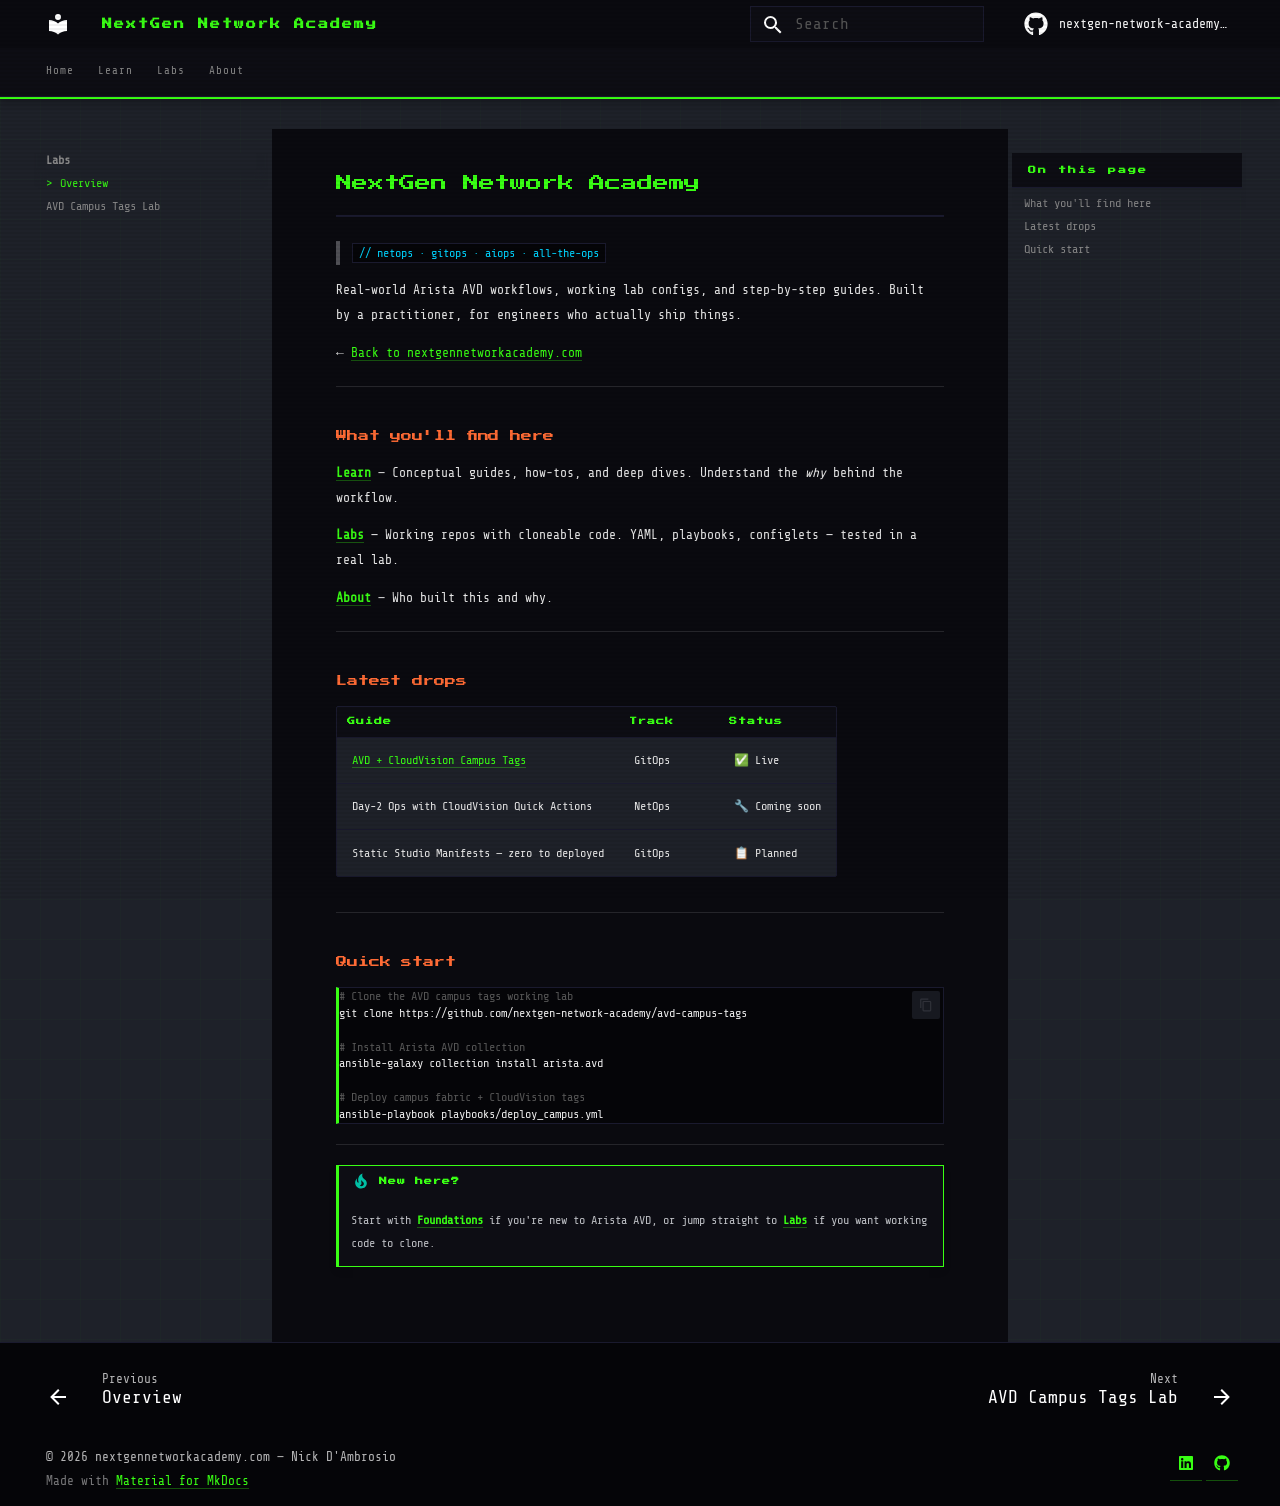
<file: labs/index.html>
<!doctype html>
<html lang="en" class="no-js">
  <head>
    
      <meta charset="utf-8">
      <meta name="viewport" content="width=device-width,initial-scale=1">
      
        <meta name="description" content="Real-world Arista AVD workflows, working lab configs, and step-by-step guides — built by a practitioner, for engineers who actually ship things.">
      
      
        <meta name="author" content="Nick D'Ambrosio">
      
      
        <link rel="canonical" href="https://learn.nextgennetworkacademy.com/labs/">
      
      
        <link rel="prev" href="../learn/aiops/">
      
      
        <link rel="next" href="avd-campus-tags/">
      
      
        
      
      
      <link rel="icon" href="../assets/images/favicon.png">
      <meta name="generator" content="mkdocs-1.6.1, mkdocs-material-9.7.6">
    
    
      
        <title>Overview - NextGen Network Academy</title>
      
    
    
      <link rel="stylesheet" href="../assets/stylesheets/main.484c7ddc.min.css">
      
        
        <link rel="stylesheet" href="../assets/stylesheets/palette.ab4e12ef.min.css">
      
      


    
    
      
    
    
      
        
        
        <link rel="preconnect" href="https://fonts.gstatic.com" crossorigin>
        <link rel="stylesheet" href="https://fonts.googleapis.com/css?family=Share+Tech+Mono:300,300i,400,400i,700,700i%7CShare+Tech+Mono:400,400i,700,700i&display=fallback">
        <style>:root{--md-text-font:"Share Tech Mono";--md-code-font:"Share Tech Mono"}</style>
      
    
    
      <link rel="stylesheet" href="../stylesheets/extra.css">
    
    <script>__md_scope=new URL("..",location),__md_hash=e=>[...e].reduce(((e,_)=>(e<<5)-e+_.charCodeAt(0)),0),__md_get=(e,_=localStorage,t=__md_scope)=>JSON.parse(_.getItem(t.pathname+"."+e)),__md_set=(e,_,t=localStorage,a=__md_scope)=>{try{t.setItem(a.pathname+"."+e,JSON.stringify(_))}catch(e){}}</script>
    
      

    
    
  </head>
  
  
    
    
    
    
    
    <body dir="ltr" data-md-color-scheme="slate" data-md-color-primary="custom" data-md-color-accent="custom">
  
    
    <input class="md-toggle" data-md-toggle="drawer" type="checkbox" id="__drawer" autocomplete="off">
    <input class="md-toggle" data-md-toggle="search" type="checkbox" id="__search" autocomplete="off">
    <label class="md-overlay" for="__drawer"></label>
    <div data-md-component="skip">
      
        
        <a href="#nextgen-network-academy" class="md-skip">
          Skip to content
        </a>
      
    </div>
    <div data-md-component="announce">
      
    </div>
    
    
      

  

<header class="md-header md-header--shadow md-header--lifted" data-md-component="header">
  <nav class="md-header__inner md-grid" aria-label="Header">
    <a href=".." title="NextGen Network Academy" class="md-header__button md-logo" aria-label="NextGen Network Academy" data-md-component="logo">
      
  
  <svg xmlns="http://www.w3.org/2000/svg" viewBox="0 0 24 24"><path d="M12 8a3 3 0 0 0 3-3 3 3 0 0 0-3-3 3 3 0 0 0-3 3 3 3 0 0 0 3 3m0 3.54C9.64 9.35 6.5 8 3 8v11c3.5 0 6.64 1.35 9 3.54 2.36-2.19 5.5-3.54 9-3.54V8c-3.5 0-6.64 1.35-9 3.54"/></svg>

    </a>
    <label class="md-header__button md-icon" for="__drawer">
      
      <svg xmlns="http://www.w3.org/2000/svg" viewBox="0 0 24 24"><path d="M3 6h18v2H3zm0 5h18v2H3zm0 5h18v2H3z"/></svg>
    </label>
    <div class="md-header__title" data-md-component="header-title">
      <div class="md-header__ellipsis">
        <div class="md-header__topic">
          <span class="md-ellipsis">
            NextGen Network Academy
          </span>
        </div>
        <div class="md-header__topic" data-md-component="header-topic">
          <span class="md-ellipsis">
            
              Overview
            
          </span>
        </div>
      </div>
    </div>
    
      
    
    
    
    
      
      
        <label class="md-header__button md-icon" for="__search">
          
          <svg xmlns="http://www.w3.org/2000/svg" viewBox="0 0 24 24"><path d="M9.5 3A6.5 6.5 0 0 1 16 9.5c0 1.61-.59 3.09-1.56 4.23l.27.27h.79l5 5-1.5 1.5-5-5v-.79l-.27-.27A6.52 6.52 0 0 1 9.5 16 6.5 6.5 0 0 1 3 9.5 6.5 6.5 0 0 1 9.5 3m0 2C7 5 5 7 5 9.5S7 14 9.5 14 14 12 14 9.5 12 5 9.5 5"/></svg>
        </label>
        <div class="md-search" data-md-component="search" role="dialog">
  <label class="md-search__overlay" for="__search"></label>
  <div class="md-search__inner" role="search">
    <form class="md-search__form" name="search">
      <input type="text" class="md-search__input" name="query" aria-label="Search" placeholder="Search" autocapitalize="off" autocorrect="off" autocomplete="off" spellcheck="false" data-md-component="search-query" required>
      <label class="md-search__icon md-icon" for="__search">
        
        <svg xmlns="http://www.w3.org/2000/svg" viewBox="0 0 24 24"><path d="M9.5 3A6.5 6.5 0 0 1 16 9.5c0 1.61-.59 3.09-1.56 4.23l.27.27h.79l5 5-1.5 1.5-5-5v-.79l-.27-.27A6.52 6.52 0 0 1 9.5 16 6.5 6.5 0 0 1 3 9.5 6.5 6.5 0 0 1 9.5 3m0 2C7 5 5 7 5 9.5S7 14 9.5 14 14 12 14 9.5 12 5 9.5 5"/></svg>
        
        <svg xmlns="http://www.w3.org/2000/svg" viewBox="0 0 24 24"><path d="M20 11v2H8l5.5 5.5-1.42 1.42L4.16 12l7.92-7.92L13.5 5.5 8 11z"/></svg>
      </label>
      <nav class="md-search__options" aria-label="Search">
        
        <button type="reset" class="md-search__icon md-icon" title="Clear" aria-label="Clear" tabindex="-1">
          
          <svg xmlns="http://www.w3.org/2000/svg" viewBox="0 0 24 24"><path d="M19 6.41 17.59 5 12 10.59 6.41 5 5 6.41 10.59 12 5 17.59 6.41 19 12 13.41 17.59 19 19 17.59 13.41 12z"/></svg>
        </button>
      </nav>
      
        <div class="md-search__suggest" data-md-component="search-suggest"></div>
      
    </form>
    <div class="md-search__output">
      <div class="md-search__scrollwrap" tabindex="0" data-md-scrollfix>
        <div class="md-search-result" data-md-component="search-result">
          <div class="md-search-result__meta">
            Initializing search
          </div>
          <ol class="md-search-result__list" role="presentation"></ol>
        </div>
      </div>
    </div>
  </div>
</div>
      
    
    
      <div class="md-header__source">
        <a href="https://github.com/nextgen-network-academy/ngna-content" title="Go to repository" class="md-source" data-md-component="source">
  <div class="md-source__icon md-icon">
    
    <svg xmlns="http://www.w3.org/2000/svg" viewBox="0 0 512 512"><!--! Font Awesome Free 7.1.0 by @fontawesome - https://fontawesome.com License - https://fontawesome.com/license/free (Icons: CC BY 4.0, Fonts: SIL OFL 1.1, Code: MIT License) Copyright 2025 Fonticons, Inc.--><path d="M173.9 397.4c0 2-2.3 3.6-5.2 3.6-3.3.3-5.6-1.3-5.6-3.6 0-2 2.3-3.6 5.2-3.6 3-.3 5.6 1.3 5.6 3.6m-31.1-4.5c-.7 2 1.3 4.3 4.3 4.9 2.6 1 5.6 0 6.2-2s-1.3-4.3-4.3-5.2c-2.6-.7-5.5.3-6.2 2.3m44.2-1.7c-2.9.7-4.9 2.6-4.6 4.9.3 2 2.9 3.3 5.9 2.6 2.9-.7 4.9-2.6 4.6-4.6-.3-1.9-3-3.2-5.9-2.9M252.8 8C114.1 8 8 113.3 8 252c0 110.9 69.8 205.8 169.5 239.2 12.8 2.3 17.3-5.6 17.3-12.1 0-6.2-.3-40.4-.3-61.4 0 0-70 15-84.7-29.8 0 0-11.4-29.1-27.8-36.6 0 0-22.9-15.7 1.6-15.4 0 0 24.9 2 38.6 25.8 21.9 38.6 58.6 27.5 72.9 20.9 2.3-16 8.8-27.1 16-33.7-55.9-6.2-112.3-14.3-112.3-110.5 0-27.5 7.6-41.3 23.6-58.9-2.6-6.5-11.1-33.3 2.6-67.9 20.9-6.5 69 27 69 27 20-5.6 41.5-8.5 62.8-8.5s42.8 2.9 62.8 8.5c0 0 48.1-33.6 69-27 13.7 34.7 5.2 61.4 2.6 67.9 16 17.7 25.8 31.5 25.8 58.9 0 96.5-58.9 104.2-114.8 110.5 9.2 7.9 17 22.9 17 46.4 0 33.7-.3 75.4-.3 83.6 0 6.5 4.6 14.4 17.3 12.1C436.2 457.8 504 362.9 504 252 504 113.3 391.5 8 252.8 8M105.2 352.9c-1.3 1-1 3.3.7 5.2 1.6 1.6 3.9 2.3 5.2 1 1.3-1 1-3.3-.7-5.2-1.6-1.6-3.9-2.3-5.2-1m-10.8-8.1c-.7 1.3.3 2.9 2.3 3.9 1.6 1 3.6.7 4.3-.7.7-1.3-.3-2.9-2.3-3.9-2-.6-3.6-.3-4.3.7m32.4 35.6c-1.6 1.3-1 4.3 1.3 6.2 2.3 2.3 5.2 2.6 6.5 1 1.3-1.3.7-4.3-1.3-6.2-2.2-2.3-5.2-2.6-6.5-1m-11.4-14.7c-1.6 1-1.6 3.6 0 5.9s4.3 3.3 5.6 2.3c1.6-1.3 1.6-3.9 0-6.2-1.4-2.3-4-3.3-5.6-2"/></svg>
  </div>
  <div class="md-source__repository">
    nextgen-network-academy/ngna-content
  </div>
</a>
      </div>
    
  </nav>
  
    
      
<nav class="md-tabs" aria-label="Tabs" data-md-component="tabs">
  <div class="md-grid">
    <ul class="md-tabs__list">
      
        
  
  
  
  
    <li class="md-tabs__item">
      <a href=".." class="md-tabs__link">
        
  
  
    
  
  Home

      </a>
    </li>
  

      
        
  
  
  
  
    
    
      <li class="md-tabs__item">
        <a href="../learn/" class="md-tabs__link">
          
  
  
  Learn

        </a>
      </li>
    
  

      
        
  
  
  
    
  
  
    
    
      <li class="md-tabs__item md-tabs__item--active">
        <a href="./" class="md-tabs__link">
          
  
  
  Labs

        </a>
      </li>
    
  

      
        
  
  
  
  
    <li class="md-tabs__item">
      <a href="../about/" class="md-tabs__link">
        
  
  
    
  
  About

      </a>
    </li>
  

      
    </ul>
  </div>
</nav>
    
  
</header>
    
    <div class="md-container" data-md-component="container">
      
      
        
      
      <main class="md-main" data-md-component="main">
        <div class="md-main__inner md-grid">
          
            
              
              <div class="md-sidebar md-sidebar--primary" data-md-component="sidebar" data-md-type="navigation" >
                <div class="md-sidebar__scrollwrap">
                  <div class="md-sidebar__inner">
                    


  


<nav class="md-nav md-nav--primary md-nav--lifted" aria-label="Navigation" data-md-level="0">
  <label class="md-nav__title" for="__drawer">
    <a href=".." title="NextGen Network Academy" class="md-nav__button md-logo" aria-label="NextGen Network Academy" data-md-component="logo">
      
  
  <svg xmlns="http://www.w3.org/2000/svg" viewBox="0 0 24 24"><path d="M12 8a3 3 0 0 0 3-3 3 3 0 0 0-3-3 3 3 0 0 0-3 3 3 3 0 0 0 3 3m0 3.54C9.64 9.35 6.5 8 3 8v11c3.5 0 6.64 1.35 9 3.54 2.36-2.19 5.5-3.54 9-3.54V8c-3.5 0-6.64 1.35-9 3.54"/></svg>

    </a>
    NextGen Network Academy
  </label>
  
    <div class="md-nav__source">
      <a href="https://github.com/nextgen-network-academy/ngna-content" title="Go to repository" class="md-source" data-md-component="source">
  <div class="md-source__icon md-icon">
    
    <svg xmlns="http://www.w3.org/2000/svg" viewBox="0 0 512 512"><!--! Font Awesome Free 7.1.0 by @fontawesome - https://fontawesome.com License - https://fontawesome.com/license/free (Icons: CC BY 4.0, Fonts: SIL OFL 1.1, Code: MIT License) Copyright 2025 Fonticons, Inc.--><path d="M173.9 397.4c0 2-2.3 3.6-5.2 3.6-3.3.3-5.6-1.3-5.6-3.6 0-2 2.3-3.6 5.2-3.6 3-.3 5.6 1.3 5.6 3.6m-31.1-4.5c-.7 2 1.3 4.3 4.3 4.9 2.6 1 5.6 0 6.2-2s-1.3-4.3-4.3-5.2c-2.6-.7-5.5.3-6.2 2.3m44.2-1.7c-2.9.7-4.9 2.6-4.6 4.9.3 2 2.9 3.3 5.9 2.6 2.9-.7 4.9-2.6 4.6-4.6-.3-1.9-3-3.2-5.9-2.9M252.8 8C114.1 8 8 113.3 8 252c0 110.9 69.8 205.8 169.5 239.2 12.8 2.3 17.3-5.6 17.3-12.1 0-6.2-.3-40.4-.3-61.4 0 0-70 15-84.7-29.8 0 0-11.4-29.1-27.8-36.6 0 0-22.9-15.7 1.6-15.4 0 0 24.9 2 38.6 25.8 21.9 38.6 58.6 27.5 72.9 20.9 2.3-16 8.8-27.1 16-33.7-55.9-6.2-112.3-14.3-112.3-110.5 0-27.5 7.6-41.3 23.6-58.9-2.6-6.5-11.1-33.3 2.6-67.9 20.9-6.5 69 27 69 27 20-5.6 41.5-8.5 62.8-8.5s42.8 2.9 62.8 8.5c0 0 48.1-33.6 69-27 13.7 34.7 5.2 61.4 2.6 67.9 16 17.7 25.8 31.5 25.8 58.9 0 96.5-58.9 104.2-114.8 110.5 9.2 7.9 17 22.9 17 46.4 0 33.7-.3 75.4-.3 83.6 0 6.5 4.6 14.4 17.3 12.1C436.2 457.8 504 362.9 504 252 504 113.3 391.5 8 252.8 8M105.2 352.9c-1.3 1-1 3.3.7 5.2 1.6 1.6 3.9 2.3 5.2 1 1.3-1 1-3.3-.7-5.2-1.6-1.6-3.9-2.3-5.2-1m-10.8-8.1c-.7 1.3.3 2.9 2.3 3.9 1.6 1 3.6.7 4.3-.7.7-1.3-.3-2.9-2.3-3.9-2-.6-3.6-.3-4.3.7m32.4 35.6c-1.6 1.3-1 4.3 1.3 6.2 2.3 2.3 5.2 2.6 6.5 1 1.3-1.3.7-4.3-1.3-6.2-2.2-2.3-5.2-2.6-6.5-1m-11.4-14.7c-1.6 1-1.6 3.6 0 5.9s4.3 3.3 5.6 2.3c1.6-1.3 1.6-3.9 0-6.2-1.4-2.3-4-3.3-5.6-2"/></svg>
  </div>
  <div class="md-source__repository">
    nextgen-network-academy/ngna-content
  </div>
</a>
    </div>
  
  <ul class="md-nav__list" data-md-scrollfix>
    
      
      
  
  
  
  
    <li class="md-nav__item">
      <a href=".." class="md-nav__link">
        
  
  
  <span class="md-ellipsis">
    
  
    Home
  

    
  </span>
  
  

      </a>
    </li>
  

    
      
      
  
  
  
  
    
    
    
    
      
      
        
      
    
    
    <li class="md-nav__item md-nav__item--nested">
      
        
        
          
        
        <input class="md-nav__toggle md-toggle md-toggle--indeterminate" type="checkbox" id="__nav_2" >
        
          
          <label class="md-nav__link" for="__nav_2" id="__nav_2_label" tabindex="0">
            
  
  
  <span class="md-ellipsis">
    
  
    Learn
  

    
  </span>
  
  

            <span class="md-nav__icon md-icon"></span>
          </label>
        
        <nav class="md-nav" data-md-level="1" aria-labelledby="__nav_2_label" aria-expanded="false">
          <label class="md-nav__title" for="__nav_2">
            <span class="md-nav__icon md-icon"></span>
            
  
    Learn
  

          </label>
          <ul class="md-nav__list" data-md-scrollfix>
            
              
                
  
  
  
  
    <li class="md-nav__item">
      <a href="../learn/" class="md-nav__link">
        
  
  
  <span class="md-ellipsis">
    
  
    Overview
  

    
  </span>
  
  

      </a>
    </li>
  

              
            
              
                
  
  
  
  
    
    
    
    
      
      
        
      
    
    
    <li class="md-nav__item md-nav__item--nested">
      
        
        
          
        
        <input class="md-nav__toggle md-toggle md-toggle--indeterminate" type="checkbox" id="__nav_2_2" >
        
          
          <label class="md-nav__link" for="__nav_2_2" id="__nav_2_2_label" tabindex="0">
            
  
  
  <span class="md-ellipsis">
    
  
    Foundations
  

    
  </span>
  
  

            <span class="md-nav__icon md-icon"></span>
          </label>
        
        <nav class="md-nav" data-md-level="2" aria-labelledby="__nav_2_2_label" aria-expanded="false">
          <label class="md-nav__title" for="__nav_2_2">
            <span class="md-nav__icon md-icon"></span>
            
  
    Foundations
  

          </label>
          <ul class="md-nav__list" data-md-scrollfix>
            
              
                
  
  
  
  
    <li class="md-nav__item">
      <a href="../learn/foundations/" class="md-nav__link">
        
  
  
  <span class="md-ellipsis">
    
  
    Overview
  

    
  </span>
  
  

      </a>
    </li>
  

              
            
          </ul>
        </nav>
      
    </li>
  

              
            
              
                
  
  
  
  
    
    
    
    
      
      
        
      
    
    
    <li class="md-nav__item md-nav__item--nested">
      
        
        
          
        
        <input class="md-nav__toggle md-toggle md-toggle--indeterminate" type="checkbox" id="__nav_2_3" >
        
          
          <label class="md-nav__link" for="__nav_2_3" id="__nav_2_3_label" tabindex="0">
            
  
  
  <span class="md-ellipsis">
    
  
    NetOps
  

    
  </span>
  
  

            <span class="md-nav__icon md-icon"></span>
          </label>
        
        <nav class="md-nav" data-md-level="2" aria-labelledby="__nav_2_3_label" aria-expanded="false">
          <label class="md-nav__title" for="__nav_2_3">
            <span class="md-nav__icon md-icon"></span>
            
  
    NetOps
  

          </label>
          <ul class="md-nav__list" data-md-scrollfix>
            
              
                
  
  
  
  
    <li class="md-nav__item">
      <a href="../learn/netops/" class="md-nav__link">
        
  
  
  <span class="md-ellipsis">
    
  
    Overview
  

    
  </span>
  
  

      </a>
    </li>
  

              
            
          </ul>
        </nav>
      
    </li>
  

              
            
              
                
  
  
  
  
    
    
    
    
      
      
        
      
    
    
    <li class="md-nav__item md-nav__item--nested">
      
        
        
          
        
        <input class="md-nav__toggle md-toggle md-toggle--indeterminate" type="checkbox" id="__nav_2_4" >
        
          
          <label class="md-nav__link" for="__nav_2_4" id="__nav_2_4_label" tabindex="0">
            
  
  
  <span class="md-ellipsis">
    
  
    GitOps
  

    
  </span>
  
  

            <span class="md-nav__icon md-icon"></span>
          </label>
        
        <nav class="md-nav" data-md-level="2" aria-labelledby="__nav_2_4_label" aria-expanded="false">
          <label class="md-nav__title" for="__nav_2_4">
            <span class="md-nav__icon md-icon"></span>
            
  
    GitOps
  

          </label>
          <ul class="md-nav__list" data-md-scrollfix>
            
              
                
  
  
  
  
    <li class="md-nav__item">
      <a href="../learn/gitops/" class="md-nav__link">
        
  
  
  <span class="md-ellipsis">
    
  
    Overview
  

    
  </span>
  
  

      </a>
    </li>
  

              
            
              
                
  
  
  
  
    <li class="md-nav__item">
      <a href="../learn/gitops/avd-campus-tags/" class="md-nav__link">
        
  
  
  <span class="md-ellipsis">
    
  
    AVD Campus Tags
  

    
  </span>
  
  

      </a>
    </li>
  

              
            
          </ul>
        </nav>
      
    </li>
  

              
            
              
                
  
  
  
  
    
    
    
    
      
      
        
      
    
    
    <li class="md-nav__item md-nav__item--nested">
      
        
        
          
        
        <input class="md-nav__toggle md-toggle md-toggle--indeterminate" type="checkbox" id="__nav_2_5" >
        
          
          <label class="md-nav__link" for="__nav_2_5" id="__nav_2_5_label" tabindex="0">
            
  
  
  <span class="md-ellipsis">
    
  
    AIOps
  

    
  </span>
  
  

            <span class="md-nav__icon md-icon"></span>
          </label>
        
        <nav class="md-nav" data-md-level="2" aria-labelledby="__nav_2_5_label" aria-expanded="false">
          <label class="md-nav__title" for="__nav_2_5">
            <span class="md-nav__icon md-icon"></span>
            
  
    AIOps
  

          </label>
          <ul class="md-nav__list" data-md-scrollfix>
            
              
                
  
  
  
  
    <li class="md-nav__item">
      <a href="../learn/aiops/" class="md-nav__link">
        
  
  
  <span class="md-ellipsis">
    
  
    Overview
  

    
  </span>
  
  

      </a>
    </li>
  

              
            
          </ul>
        </nav>
      
    </li>
  

              
            
          </ul>
        </nav>
      
    </li>
  

    
      
      
  
  
    
  
  
  
    
    
    
    
      
        
        
      
      
        
      
    
    
    <li class="md-nav__item md-nav__item--active md-nav__item--section md-nav__item--nested">
      
        
        
        <input class="md-nav__toggle md-toggle " type="checkbox" id="__nav_3" checked>
        
          
          <label class="md-nav__link" for="__nav_3" id="__nav_3_label" tabindex="">
            
  
  
  <span class="md-ellipsis">
    
  
    Labs
  

    
  </span>
  
  

            <span class="md-nav__icon md-icon"></span>
          </label>
        
        <nav class="md-nav" data-md-level="1" aria-labelledby="__nav_3_label" aria-expanded="true">
          <label class="md-nav__title" for="__nav_3">
            <span class="md-nav__icon md-icon"></span>
            
  
    Labs
  

          </label>
          <ul class="md-nav__list" data-md-scrollfix>
            
              
                
  
  
    
  
  
  
    <li class="md-nav__item md-nav__item--active">
      
      <input class="md-nav__toggle md-toggle" type="checkbox" id="__toc">
      
      
        
      
      
        <label class="md-nav__link md-nav__link--active" for="__toc">
          
  
  
  <span class="md-ellipsis">
    
  
    Overview
  

    
  </span>
  
  

          <span class="md-nav__icon md-icon"></span>
        </label>
      
      <a href="./" class="md-nav__link md-nav__link--active">
        
  
  
  <span class="md-ellipsis">
    
  
    Overview
  

    
  </span>
  
  

      </a>
      
        

  

<nav class="md-nav md-nav--secondary" aria-label="On this page">
  
  
  
    
  
  
    <label class="md-nav__title" for="__toc">
      <span class="md-nav__icon md-icon"></span>
      On this page
    </label>
    <ul class="md-nav__list" data-md-component="toc" data-md-scrollfix>
      
        <li class="md-nav__item">
  <a href="#what-youll-find-here" class="md-nav__link">
    <span class="md-ellipsis">
      
        What you'll find here
      
    </span>
  </a>
  
</li>
      
        <li class="md-nav__item">
  <a href="#latest-drops" class="md-nav__link">
    <span class="md-ellipsis">
      
        Latest drops
      
    </span>
  </a>
  
</li>
      
        <li class="md-nav__item">
  <a href="#quick-start" class="md-nav__link">
    <span class="md-ellipsis">
      
        Quick start
      
    </span>
  </a>
  
</li>
      
    </ul>
  
</nav>
      
    </li>
  

              
            
              
                
  
  
  
  
    <li class="md-nav__item">
      <a href="avd-campus-tags/" class="md-nav__link">
        
  
  
  <span class="md-ellipsis">
    
  
    AVD Campus Tags Lab
  

    
  </span>
  
  

      </a>
    </li>
  

              
            
          </ul>
        </nav>
      
    </li>
  

    
      
      
  
  
  
  
    <li class="md-nav__item">
      <a href="../about/" class="md-nav__link">
        
  
  
  <span class="md-ellipsis">
    
  
    About
  

    
  </span>
  
  

      </a>
    </li>
  

    
  </ul>
</nav>
                  </div>
                </div>
              </div>
            
            
              
              <div class="md-sidebar md-sidebar--secondary" data-md-component="sidebar" data-md-type="toc" >
                <div class="md-sidebar__scrollwrap">
                  <div class="md-sidebar__inner">
                    

  

<nav class="md-nav md-nav--secondary" aria-label="On this page">
  
  
  
    
  
  
    <label class="md-nav__title" for="__toc">
      <span class="md-nav__icon md-icon"></span>
      On this page
    </label>
    <ul class="md-nav__list" data-md-component="toc" data-md-scrollfix>
      
        <li class="md-nav__item">
  <a href="#what-youll-find-here" class="md-nav__link">
    <span class="md-ellipsis">
      
        What you'll find here
      
    </span>
  </a>
  
</li>
      
        <li class="md-nav__item">
  <a href="#latest-drops" class="md-nav__link">
    <span class="md-ellipsis">
      
        Latest drops
      
    </span>
  </a>
  
</li>
      
        <li class="md-nav__item">
  <a href="#quick-start" class="md-nav__link">
    <span class="md-ellipsis">
      
        Quick start
      
    </span>
  </a>
  
</li>
      
    </ul>
  
</nav>
                  </div>
                </div>
              </div>
            
          
          
            <div class="md-content" data-md-component="content">
              
              <article class="md-content__inner md-typeset">
                
                  


  
  


<h1 id="nextgen-network-academy">NextGen Network Academy<a class="headerlink" href="#nextgen-network-academy" title="Permanent link">&para;</a></h1>
<blockquote>
<p><code>// netops · gitops · aiops · all-the-ops</code></p>
</blockquote>
<p>Real-world Arista AVD workflows, working lab configs, and step-by-step guides.
Built by a practitioner, for engineers who actually ship things.</p>
<p>← <a href="https://nextgennetworkacademy.com">Back to nextgennetworkacademy.com</a></p>
<hr />
<h2 id="what-youll-find-here">What you'll find here<a class="headerlink" href="#what-youll-find-here" title="Permanent link">&para;</a></h2>
<p><strong><a href="learn/index.md">Learn</a></strong> — Conceptual guides, how-tos, and deep dives. Understand the <em>why</em> behind the workflow.</p>
<p><strong><a href="labs/index.md">Labs</a></strong> — Working repos with cloneable code. YAML, playbooks, configlets — tested in a real lab.</p>
<p><strong><a href="about/index.md">About</a></strong> — Who built this and why.</p>
<hr />
<h2 id="latest-drops">Latest drops<a class="headerlink" href="#latest-drops" title="Permanent link">&para;</a></h2>
<table>
<thead>
<tr>
<th>Guide</th>
<th>Track</th>
<th>Status</th>
</tr>
</thead>
<tbody>
<tr>
<td><a href="avd-campus-tags/">AVD + CloudVision Campus Tags</a></td>
<td>GitOps</td>
<td>✅ Live</td>
</tr>
<tr>
<td>Day-2 Ops with CloudVision Quick Actions</td>
<td>NetOps</td>
<td>🔧 Coming soon</td>
</tr>
<tr>
<td>Static Studio Manifests — zero to deployed</td>
<td>GitOps</td>
<td>📋 Planned</td>
</tr>
</tbody>
</table>
<hr />
<h2 id="quick-start">Quick start<a class="headerlink" href="#quick-start" title="Permanent link">&para;</a></h2>
<div class="language-bash highlight"><pre><span></span><code><span id="__span-0-1"><a id="__codelineno-0-1" name="__codelineno-0-1" href="#__codelineno-0-1"></a><span class="c1"># Clone the AVD campus tags working lab</span>
</span><span id="__span-0-2"><a id="__codelineno-0-2" name="__codelineno-0-2" href="#__codelineno-0-2"></a>git<span class="w"> </span>clone<span class="w"> </span>https://github.com/nextgen-network-academy/avd-campus-tags
</span><span id="__span-0-3"><a id="__codelineno-0-3" name="__codelineno-0-3" href="#__codelineno-0-3"></a>
</span><span id="__span-0-4"><a id="__codelineno-0-4" name="__codelineno-0-4" href="#__codelineno-0-4"></a><span class="c1"># Install Arista AVD collection</span>
</span><span id="__span-0-5"><a id="__codelineno-0-5" name="__codelineno-0-5" href="#__codelineno-0-5"></a>ansible-galaxy<span class="w"> </span>collection<span class="w"> </span>install<span class="w"> </span>arista.avd
</span><span id="__span-0-6"><a id="__codelineno-0-6" name="__codelineno-0-6" href="#__codelineno-0-6"></a>
</span><span id="__span-0-7"><a id="__codelineno-0-7" name="__codelineno-0-7" href="#__codelineno-0-7"></a><span class="c1"># Deploy campus fabric + CloudVision tags</span>
</span><span id="__span-0-8"><a id="__codelineno-0-8" name="__codelineno-0-8" href="#__codelineno-0-8"></a>ansible-playbook<span class="w"> </span>playbooks/deploy_campus.yml
</span></code></pre></div>
<hr />
<div class="admonition tip">
<p class="admonition-title">New here?</p>
<p>Start with <strong><a href="learn/foundations/index.md">Foundations</a></strong> if you're new to Arista AVD,
or jump straight to <strong><a href="labs/index.md">Labs</a></strong> if you want working code to clone.</p>
</div>












                
              </article>
            </div>
          
          
<script>var target=document.getElementById(location.hash.slice(1));target&&target.name&&(target.checked=target.name.startsWith("__tabbed_"))</script>
        </div>
        
          <button type="button" class="md-top md-icon" data-md-component="top" hidden>
  
  <svg xmlns="http://www.w3.org/2000/svg" viewBox="0 0 24 24"><path d="M13 20h-2V8l-5.5 5.5-1.42-1.42L12 4.16l7.92 7.92-1.42 1.42L13 8z"/></svg>
  Back to top
</button>
        
      </main>
      
        <footer class="md-footer">
  
    
      
      <nav class="md-footer__inner md-grid" aria-label="Footer" >
        
          
          <a href="../learn/aiops/" class="md-footer__link md-footer__link--prev" aria-label="Previous: Overview">
            <div class="md-footer__button md-icon">
              
              <svg xmlns="http://www.w3.org/2000/svg" viewBox="0 0 24 24"><path d="M20 11v2H8l5.5 5.5-1.42 1.42L4.16 12l7.92-7.92L13.5 5.5 8 11z"/></svg>
            </div>
            <div class="md-footer__title">
              <span class="md-footer__direction">
                Previous
              </span>
              <div class="md-ellipsis">
                Overview
              </div>
            </div>
          </a>
        
        
          
          <a href="avd-campus-tags/" class="md-footer__link md-footer__link--next" aria-label="Next: AVD Campus Tags Lab">
            <div class="md-footer__title">
              <span class="md-footer__direction">
                Next
              </span>
              <div class="md-ellipsis">
                AVD Campus Tags Lab
              </div>
            </div>
            <div class="md-footer__button md-icon">
              
              <svg xmlns="http://www.w3.org/2000/svg" viewBox="0 0 24 24"><path d="M4 11v2h12l-5.5 5.5 1.42 1.42L19.84 12l-7.92-7.92L10.5 5.5 16 11z"/></svg>
            </div>
          </a>
        
      </nav>
    
  
  <div class="md-footer-meta md-typeset">
    <div class="md-footer-meta__inner md-grid">
      <div class="md-copyright">
  
    <div class="md-copyright__highlight">
      © 2026 nextgennetworkacademy.com — Nick D'Ambrosio
    </div>
  
  
    Made with
    <a href="https://squidfunk.github.io/mkdocs-material/" target="_blank" rel="noopener">
      Material for MkDocs
    </a>
  
</div>
      
        
<div class="md-social">
  
    
    
    
    
    <a href="https://www.linkedin.com/in/nicholas-dambrosio-0381871a/" target="_blank" rel="noopener" title="Nick D&#39;Ambrosio on LinkedIn" class="md-social__link">
      <svg xmlns="http://www.w3.org/2000/svg" viewBox="0 0 448 512"><!--! Font Awesome Free 7.1.0 by @fontawesome - https://fontawesome.com License - https://fontawesome.com/license/free (Icons: CC BY 4.0, Fonts: SIL OFL 1.1, Code: MIT License) Copyright 2025 Fonticons, Inc.--><path d="M416 32H31.9C14.3 32 0 46.5 0 64.3v383.4C0 465.5 14.3 480 31.9 480H416c17.6 0 32-14.5 32-32.3V64.3c0-17.8-14.4-32.3-32-32.3M135.4 416H69V202.2h66.5V416zM102.2 96a38.5 38.5 0 1 1 0 77 38.5 38.5 0 1 1 0-77m282.1 320h-66.4V312c0-24.8-.5-56.7-34.5-56.7-34.6 0-39.9 27-39.9 54.9V416h-66.4V202.2h63.7v29.2h.9c8.9-16.8 30.6-34.5 62.9-34.5 67.2 0 79.7 44.3 79.7 101.9z"/></svg>
    </a>
  
    
    
    
    
    <a href="https://github.com/nextgen-network-academy" target="_blank" rel="noopener" title="NextGen Network Academy on GitHub" class="md-social__link">
      <svg xmlns="http://www.w3.org/2000/svg" viewBox="0 0 512 512"><!--! Font Awesome Free 7.1.0 by @fontawesome - https://fontawesome.com License - https://fontawesome.com/license/free (Icons: CC BY 4.0, Fonts: SIL OFL 1.1, Code: MIT License) Copyright 2025 Fonticons, Inc.--><path d="M173.9 397.4c0 2-2.3 3.6-5.2 3.6-3.3.3-5.6-1.3-5.6-3.6 0-2 2.3-3.6 5.2-3.6 3-.3 5.6 1.3 5.6 3.6m-31.1-4.5c-.7 2 1.3 4.3 4.3 4.9 2.6 1 5.6 0 6.2-2s-1.3-4.3-4.3-5.2c-2.6-.7-5.5.3-6.2 2.3m44.2-1.7c-2.9.7-4.9 2.6-4.6 4.9.3 2 2.9 3.3 5.9 2.6 2.9-.7 4.9-2.6 4.6-4.6-.3-1.9-3-3.2-5.9-2.9M252.8 8C114.1 8 8 113.3 8 252c0 110.9 69.8 205.8 169.5 239.2 12.8 2.3 17.3-5.6 17.3-12.1 0-6.2-.3-40.4-.3-61.4 0 0-70 15-84.7-29.8 0 0-11.4-29.1-27.8-36.6 0 0-22.9-15.7 1.6-15.4 0 0 24.9 2 38.6 25.8 21.9 38.6 58.6 27.5 72.9 20.9 2.3-16 8.8-27.1 16-33.7-55.9-6.2-112.3-14.3-112.3-110.5 0-27.5 7.6-41.3 23.6-58.9-2.6-6.5-11.1-33.3 2.6-67.9 20.9-6.5 69 27 69 27 20-5.6 41.5-8.5 62.8-8.5s42.8 2.9 62.8 8.5c0 0 48.1-33.6 69-27 13.7 34.7 5.2 61.4 2.6 67.9 16 17.7 25.8 31.5 25.8 58.9 0 96.5-58.9 104.2-114.8 110.5 9.2 7.9 17 22.9 17 46.4 0 33.7-.3 75.4-.3 83.6 0 6.5 4.6 14.4 17.3 12.1C436.2 457.8 504 362.9 504 252 504 113.3 391.5 8 252.8 8M105.2 352.9c-1.3 1-1 3.3.7 5.2 1.6 1.6 3.9 2.3 5.2 1 1.3-1 1-3.3-.7-5.2-1.6-1.6-3.9-2.3-5.2-1m-10.8-8.1c-.7 1.3.3 2.9 2.3 3.9 1.6 1 3.6.7 4.3-.7.7-1.3-.3-2.9-2.3-3.9-2-.6-3.6-.3-4.3.7m32.4 35.6c-1.6 1.3-1 4.3 1.3 6.2 2.3 2.3 5.2 2.6 6.5 1 1.3-1.3.7-4.3-1.3-6.2-2.2-2.3-5.2-2.6-6.5-1m-11.4-14.7c-1.6 1-1.6 3.6 0 5.9s4.3 3.3 5.6 2.3c1.6-1.3 1.6-3.9 0-6.2-1.4-2.3-4-3.3-5.6-2"/></svg>
    </a>
  
</div>
      
    </div>
  </div>
</footer>
      
    </div>
    <div class="md-dialog" data-md-component="dialog">
      <div class="md-dialog__inner md-typeset"></div>
    </div>
    
    
    
      
      
      <script id="__config" type="application/json">{"annotate": null, "base": "..", "features": ["navigation.tabs", "navigation.tabs.sticky", "navigation.sections", "navigation.expand", "navigation.top", "navigation.footer", "content.code.copy", "content.code.annotate", "search.highlight", "search.suggest"], "search": "../assets/javascripts/workers/search.2c215733.min.js", "tags": null, "translations": {"clipboard.copied": "Copied to clipboard", "clipboard.copy": "Copy to clipboard", "search.result.more.one": "1 more on this page", "search.result.more.other": "# more on this page", "search.result.none": "No matching documents", "search.result.one": "1 matching document", "search.result.other": "# matching documents", "search.result.placeholder": "Type to start searching", "search.result.term.missing": "Missing", "select.version": "Select version"}, "version": null}</script>
    
    
      <script src="../assets/javascripts/bundle.79ae519e.min.js"></script>
      
    
  </body>
</html>
</file>
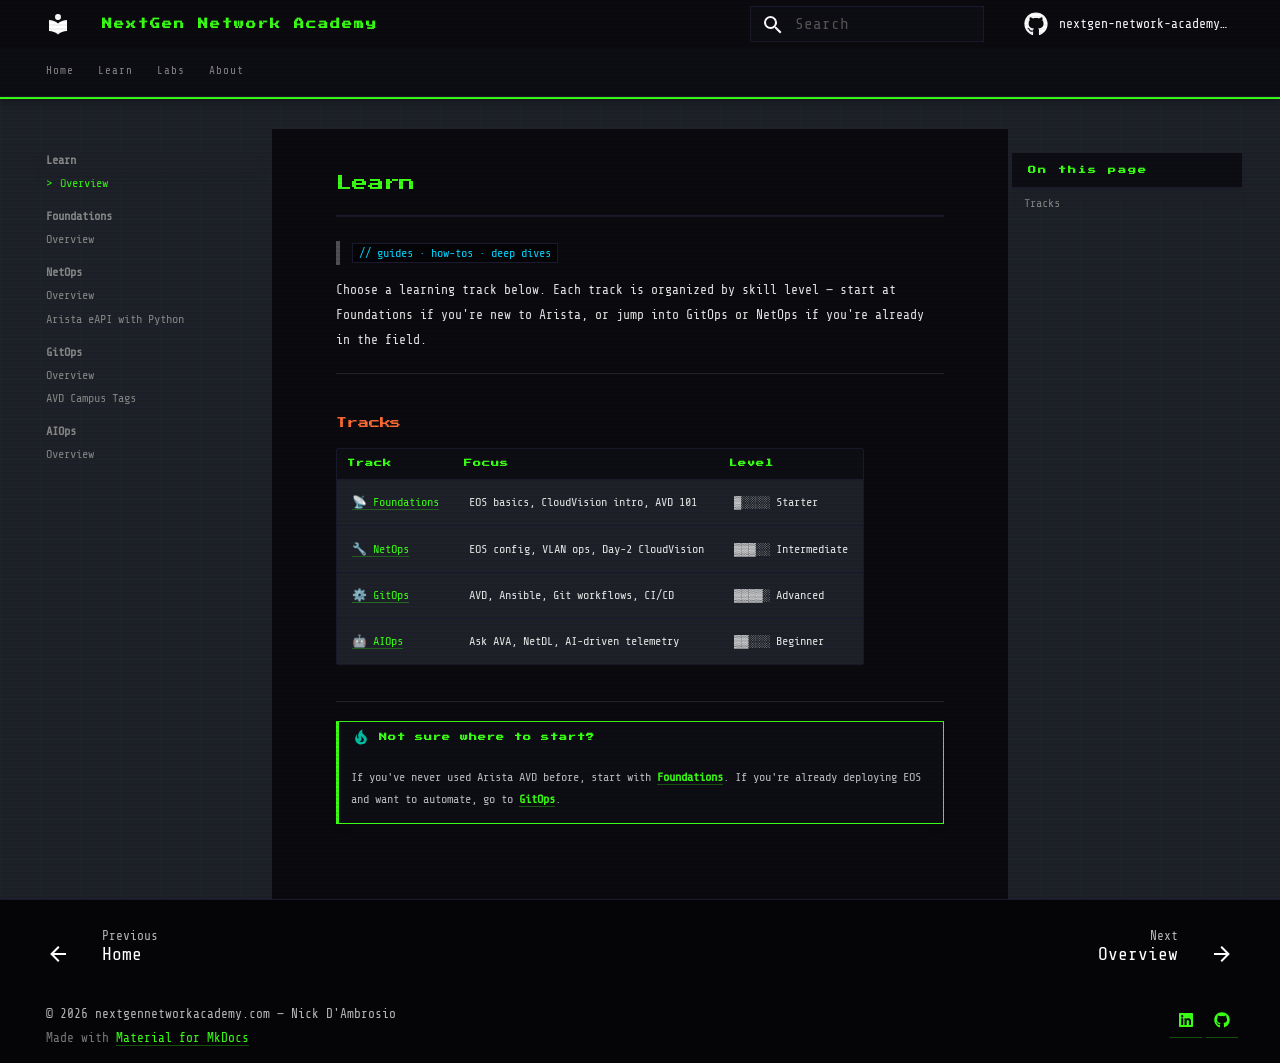
<file: learn/index.html>
<!doctype html>
<html lang="en" class="no-js">
  <head>
    
      <meta charset="utf-8">
      <meta name="viewport" content="width=device-width,initial-scale=1">
      
        <meta name="description" content="Real-world Arista AVD workflows, working lab configs, and step-by-step guides — built by a practitioner, for engineers who actually ship things.">
      
      
        <meta name="author" content="Nick D'Ambrosio">
      
      
        <link rel="canonical" href="https://learn.nextgennetworkacademy.com/learn/">
      
      
        <link rel="prev" href="..">
      
      
        <link rel="next" href="foundations/">
      
      
        
      
      
      <link rel="icon" href="../assets/images/favicon.png">
      <meta name="generator" content="mkdocs-1.6.1, mkdocs-material-9.7.6">
    
    
      
        <title>Overview - NextGen Network Academy</title>
      
    
    
      <link rel="stylesheet" href="../assets/stylesheets/main.484c7ddc.min.css">
      
        
        <link rel="stylesheet" href="../assets/stylesheets/palette.ab4e12ef.min.css">
      
      


    
    
      
    
    
      
        
        
        <link rel="preconnect" href="https://fonts.gstatic.com" crossorigin>
        <link rel="stylesheet" href="https://fonts.googleapis.com/css?family=Share+Tech+Mono:300,300i,400,400i,700,700i%7CShare+Tech+Mono:400,400i,700,700i&display=fallback">
        <style>:root{--md-text-font:"Share Tech Mono";--md-code-font:"Share Tech Mono"}</style>
      
    
    
      <link rel="stylesheet" href="../stylesheets/extra.css">
    
    <script>__md_scope=new URL("..",location),__md_hash=e=>[...e].reduce(((e,_)=>(e<<5)-e+_.charCodeAt(0)),0),__md_get=(e,_=localStorage,t=__md_scope)=>JSON.parse(_.getItem(t.pathname+"."+e)),__md_set=(e,_,t=localStorage,a=__md_scope)=>{try{t.setItem(a.pathname+"."+e,JSON.stringify(_))}catch(e){}}</script>
    
      

    
    
  </head>
  
  
    
    
    
    
    
    <body dir="ltr" data-md-color-scheme="slate" data-md-color-primary="custom" data-md-color-accent="custom">
  
    
    <input class="md-toggle" data-md-toggle="drawer" type="checkbox" id="__drawer" autocomplete="off">
    <input class="md-toggle" data-md-toggle="search" type="checkbox" id="__search" autocomplete="off">
    <label class="md-overlay" for="__drawer"></label>
    <div data-md-component="skip">
      
        
        <a href="#learn" class="md-skip">
          Skip to content
        </a>
      
    </div>
    <div data-md-component="announce">
      
    </div>
    
    
      

  

<header class="md-header md-header--shadow md-header--lifted" data-md-component="header">
  <nav class="md-header__inner md-grid" aria-label="Header">
    <a href=".." title="NextGen Network Academy" class="md-header__button md-logo" aria-label="NextGen Network Academy" data-md-component="logo">
      
  
  <svg xmlns="http://www.w3.org/2000/svg" viewBox="0 0 24 24"><path d="M12 8a3 3 0 0 0 3-3 3 3 0 0 0-3-3 3 3 0 0 0-3 3 3 3 0 0 0 3 3m0 3.54C9.64 9.35 6.5 8 3 8v11c3.5 0 6.64 1.35 9 3.54 2.36-2.19 5.5-3.54 9-3.54V8c-3.5 0-6.64 1.35-9 3.54"/></svg>

    </a>
    <label class="md-header__button md-icon" for="__drawer">
      
      <svg xmlns="http://www.w3.org/2000/svg" viewBox="0 0 24 24"><path d="M3 6h18v2H3zm0 5h18v2H3zm0 5h18v2H3z"/></svg>
    </label>
    <div class="md-header__title" data-md-component="header-title">
      <div class="md-header__ellipsis">
        <div class="md-header__topic">
          <span class="md-ellipsis">
            NextGen Network Academy
          </span>
        </div>
        <div class="md-header__topic" data-md-component="header-topic">
          <span class="md-ellipsis">
            
              Overview
            
          </span>
        </div>
      </div>
    </div>
    
      
    
    
    
    
      
      
        <label class="md-header__button md-icon" for="__search">
          
          <svg xmlns="http://www.w3.org/2000/svg" viewBox="0 0 24 24"><path d="M9.5 3A6.5 6.5 0 0 1 16 9.5c0 1.61-.59 3.09-1.56 4.23l.27.27h.79l5 5-1.5 1.5-5-5v-.79l-.27-.27A6.52 6.52 0 0 1 9.5 16 6.5 6.5 0 0 1 3 9.5 6.5 6.5 0 0 1 9.5 3m0 2C7 5 5 7 5 9.5S7 14 9.5 14 14 12 14 9.5 12 5 9.5 5"/></svg>
        </label>
        <div class="md-search" data-md-component="search" role="dialog">
  <label class="md-search__overlay" for="__search"></label>
  <div class="md-search__inner" role="search">
    <form class="md-search__form" name="search">
      <input type="text" class="md-search__input" name="query" aria-label="Search" placeholder="Search" autocapitalize="off" autocorrect="off" autocomplete="off" spellcheck="false" data-md-component="search-query" required>
      <label class="md-search__icon md-icon" for="__search">
        
        <svg xmlns="http://www.w3.org/2000/svg" viewBox="0 0 24 24"><path d="M9.5 3A6.5 6.5 0 0 1 16 9.5c0 1.61-.59 3.09-1.56 4.23l.27.27h.79l5 5-1.5 1.5-5-5v-.79l-.27-.27A6.52 6.52 0 0 1 9.5 16 6.5 6.5 0 0 1 3 9.5 6.5 6.5 0 0 1 9.5 3m0 2C7 5 5 7 5 9.5S7 14 9.5 14 14 12 14 9.5 12 5 9.5 5"/></svg>
        
        <svg xmlns="http://www.w3.org/2000/svg" viewBox="0 0 24 24"><path d="M20 11v2H8l5.5 5.5-1.42 1.42L4.16 12l7.92-7.92L13.5 5.5 8 11z"/></svg>
      </label>
      <nav class="md-search__options" aria-label="Search">
        
        <button type="reset" class="md-search__icon md-icon" title="Clear" aria-label="Clear" tabindex="-1">
          
          <svg xmlns="http://www.w3.org/2000/svg" viewBox="0 0 24 24"><path d="M19 6.41 17.59 5 12 10.59 6.41 5 5 6.41 10.59 12 5 17.59 6.41 19 12 13.41 17.59 19 19 17.59 13.41 12z"/></svg>
        </button>
      </nav>
      
        <div class="md-search__suggest" data-md-component="search-suggest"></div>
      
    </form>
    <div class="md-search__output">
      <div class="md-search__scrollwrap" tabindex="0" data-md-scrollfix>
        <div class="md-search-result" data-md-component="search-result">
          <div class="md-search-result__meta">
            Initializing search
          </div>
          <ol class="md-search-result__list" role="presentation"></ol>
        </div>
      </div>
    </div>
  </div>
</div>
      
    
    
      <div class="md-header__source">
        <a href="https://github.com/nextgen-network-academy/ngna-content" title="Go to repository" class="md-source" data-md-component="source">
  <div class="md-source__icon md-icon">
    
    <svg xmlns="http://www.w3.org/2000/svg" viewBox="0 0 512 512"><!--! Font Awesome Free 7.1.0 by @fontawesome - https://fontawesome.com License - https://fontawesome.com/license/free (Icons: CC BY 4.0, Fonts: SIL OFL 1.1, Code: MIT License) Copyright 2025 Fonticons, Inc.--><path d="M173.9 397.4c0 2-2.3 3.6-5.2 3.6-3.3.3-5.6-1.3-5.6-3.6 0-2 2.3-3.6 5.2-3.6 3-.3 5.6 1.3 5.6 3.6m-31.1-4.5c-.7 2 1.3 4.3 4.3 4.9 2.6 1 5.6 0 6.2-2s-1.3-4.3-4.3-5.2c-2.6-.7-5.5.3-6.2 2.3m44.2-1.7c-2.9.7-4.9 2.6-4.6 4.9.3 2 2.9 3.3 5.9 2.6 2.9-.7 4.9-2.6 4.6-4.6-.3-1.9-3-3.2-5.9-2.9M252.8 8C114.1 8 8 113.3 8 252c0 110.9 69.8 205.8 169.5 239.2 12.8 2.3 17.3-5.6 17.3-12.1 0-6.2-.3-40.4-.3-61.4 0 0-70 15-84.7-29.8 0 0-11.4-29.1-27.8-36.6 0 0-22.9-15.7 1.6-15.4 0 0 24.9 2 38.6 25.8 21.9 38.6 58.6 27.5 72.9 20.9 2.3-16 8.8-27.1 16-33.7-55.9-6.2-112.3-14.3-112.3-110.5 0-27.5 7.6-41.3 23.6-58.9-2.6-6.5-11.1-33.3 2.6-67.9 20.9-6.5 69 27 69 27 20-5.6 41.5-8.5 62.8-8.5s42.8 2.9 62.8 8.5c0 0 48.1-33.6 69-27 13.7 34.7 5.2 61.4 2.6 67.9 16 17.7 25.8 31.5 25.8 58.9 0 96.5-58.9 104.2-114.8 110.5 9.2 7.9 17 22.9 17 46.4 0 33.7-.3 75.4-.3 83.6 0 6.5 4.6 14.4 17.3 12.1C436.2 457.8 504 362.9 504 252 504 113.3 391.5 8 252.8 8M105.2 352.9c-1.3 1-1 3.3.7 5.2 1.6 1.6 3.9 2.3 5.2 1 1.3-1 1-3.3-.7-5.2-1.6-1.6-3.9-2.3-5.2-1m-10.8-8.1c-.7 1.3.3 2.9 2.3 3.9 1.6 1 3.6.7 4.3-.7.7-1.3-.3-2.9-2.3-3.9-2-.6-3.6-.3-4.3.7m32.4 35.6c-1.6 1.3-1 4.3 1.3 6.2 2.3 2.3 5.2 2.6 6.5 1 1.3-1.3.7-4.3-1.3-6.2-2.2-2.3-5.2-2.6-6.5-1m-11.4-14.7c-1.6 1-1.6 3.6 0 5.9s4.3 3.3 5.6 2.3c1.6-1.3 1.6-3.9 0-6.2-1.4-2.3-4-3.3-5.6-2"/></svg>
  </div>
  <div class="md-source__repository">
    nextgen-network-academy/ngna-content
  </div>
</a>
      </div>
    
  </nav>
  
    
      
<nav class="md-tabs" aria-label="Tabs" data-md-component="tabs">
  <div class="md-grid">
    <ul class="md-tabs__list">
      
        
  
  
  
  
    <li class="md-tabs__item">
      <a href=".." class="md-tabs__link">
        
  
  
    
  
  Home

      </a>
    </li>
  

      
        
  
  
  
    
  
  
    
    
      <li class="md-tabs__item md-tabs__item--active">
        <a href="./" class="md-tabs__link">
          
  
  
  Learn

        </a>
      </li>
    
  

      
        
  
  
  
  
    
    
      <li class="md-tabs__item">
        <a href="../labs/" class="md-tabs__link">
          
  
  
  Labs

        </a>
      </li>
    
  

      
        
  
  
  
  
    <li class="md-tabs__item">
      <a href="../about/" class="md-tabs__link">
        
  
  
    
  
  About

      </a>
    </li>
  

      
    </ul>
  </div>
</nav>
    
  
</header>
    
    <div class="md-container" data-md-component="container">
      
      
        
      
      <main class="md-main" data-md-component="main">
        <div class="md-main__inner md-grid">
          
            
              
              <div class="md-sidebar md-sidebar--primary" data-md-component="sidebar" data-md-type="navigation" >
                <div class="md-sidebar__scrollwrap">
                  <div class="md-sidebar__inner">
                    


  


<nav class="md-nav md-nav--primary md-nav--lifted" aria-label="Navigation" data-md-level="0">
  <label class="md-nav__title" for="__drawer">
    <a href=".." title="NextGen Network Academy" class="md-nav__button md-logo" aria-label="NextGen Network Academy" data-md-component="logo">
      
  
  <svg xmlns="http://www.w3.org/2000/svg" viewBox="0 0 24 24"><path d="M12 8a3 3 0 0 0 3-3 3 3 0 0 0-3-3 3 3 0 0 0-3 3 3 3 0 0 0 3 3m0 3.54C9.64 9.35 6.5 8 3 8v11c3.5 0 6.64 1.35 9 3.54 2.36-2.19 5.5-3.54 9-3.54V8c-3.5 0-6.64 1.35-9 3.54"/></svg>

    </a>
    NextGen Network Academy
  </label>
  
    <div class="md-nav__source">
      <a href="https://github.com/nextgen-network-academy/ngna-content" title="Go to repository" class="md-source" data-md-component="source">
  <div class="md-source__icon md-icon">
    
    <svg xmlns="http://www.w3.org/2000/svg" viewBox="0 0 512 512"><!--! Font Awesome Free 7.1.0 by @fontawesome - https://fontawesome.com License - https://fontawesome.com/license/free (Icons: CC BY 4.0, Fonts: SIL OFL 1.1, Code: MIT License) Copyright 2025 Fonticons, Inc.--><path d="M173.9 397.4c0 2-2.3 3.6-5.2 3.6-3.3.3-5.6-1.3-5.6-3.6 0-2 2.3-3.6 5.2-3.6 3-.3 5.6 1.3 5.6 3.6m-31.1-4.5c-.7 2 1.3 4.3 4.3 4.9 2.6 1 5.6 0 6.2-2s-1.3-4.3-4.3-5.2c-2.6-.7-5.5.3-6.2 2.3m44.2-1.7c-2.9.7-4.9 2.6-4.6 4.9.3 2 2.9 3.3 5.9 2.6 2.9-.7 4.9-2.6 4.6-4.6-.3-1.9-3-3.2-5.9-2.9M252.8 8C114.1 8 8 113.3 8 252c0 110.9 69.8 205.8 169.5 239.2 12.8 2.3 17.3-5.6 17.3-12.1 0-6.2-.3-40.4-.3-61.4 0 0-70 15-84.7-29.8 0 0-11.4-29.1-27.8-36.6 0 0-22.9-15.7 1.6-15.4 0 0 24.9 2 38.6 25.8 21.9 38.6 58.6 27.5 72.9 20.9 2.3-16 8.8-27.1 16-33.7-55.9-6.2-112.3-14.3-112.3-110.5 0-27.5 7.6-41.3 23.6-58.9-2.6-6.5-11.1-33.3 2.6-67.9 20.9-6.5 69 27 69 27 20-5.6 41.5-8.5 62.8-8.5s42.8 2.9 62.8 8.5c0 0 48.1-33.6 69-27 13.7 34.7 5.2 61.4 2.6 67.9 16 17.7 25.8 31.5 25.8 58.9 0 96.5-58.9 104.2-114.8 110.5 9.2 7.9 17 22.9 17 46.4 0 33.7-.3 75.4-.3 83.6 0 6.5 4.6 14.4 17.3 12.1C436.2 457.8 504 362.9 504 252 504 113.3 391.5 8 252.8 8M105.2 352.9c-1.3 1-1 3.3.7 5.2 1.6 1.6 3.9 2.3 5.2 1 1.3-1 1-3.3-.7-5.2-1.6-1.6-3.9-2.3-5.2-1m-10.8-8.1c-.7 1.3.3 2.9 2.3 3.9 1.6 1 3.6.7 4.3-.7.7-1.3-.3-2.9-2.3-3.9-2-.6-3.6-.3-4.3.7m32.4 35.6c-1.6 1.3-1 4.3 1.3 6.2 2.3 2.3 5.2 2.6 6.5 1 1.3-1.3.7-4.3-1.3-6.2-2.2-2.3-5.2-2.6-6.5-1m-11.4-14.7c-1.6 1-1.6 3.6 0 5.9s4.3 3.3 5.6 2.3c1.6-1.3 1.6-3.9 0-6.2-1.4-2.3-4-3.3-5.6-2"/></svg>
  </div>
  <div class="md-source__repository">
    nextgen-network-academy/ngna-content
  </div>
</a>
    </div>
  
  <ul class="md-nav__list" data-md-scrollfix>
    
      
      
  
  
  
  
    <li class="md-nav__item">
      <a href=".." class="md-nav__link">
        
  
  
  <span class="md-ellipsis">
    
  
    Home
  

    
  </span>
  
  

      </a>
    </li>
  

    
      
      
  
  
    
  
  
  
    
    
    
    
      
        
        
      
      
        
      
    
    
    <li class="md-nav__item md-nav__item--active md-nav__item--section md-nav__item--nested">
      
        
        
        <input class="md-nav__toggle md-toggle " type="checkbox" id="__nav_2" checked>
        
          
          <label class="md-nav__link" for="__nav_2" id="__nav_2_label" tabindex="">
            
  
  
  <span class="md-ellipsis">
    
  
    Learn
  

    
  </span>
  
  

            <span class="md-nav__icon md-icon"></span>
          </label>
        
        <nav class="md-nav" data-md-level="1" aria-labelledby="__nav_2_label" aria-expanded="true">
          <label class="md-nav__title" for="__nav_2">
            <span class="md-nav__icon md-icon"></span>
            
  
    Learn
  

          </label>
          <ul class="md-nav__list" data-md-scrollfix>
            
              
                
  
  
    
  
  
  
    <li class="md-nav__item md-nav__item--active">
      
      <input class="md-nav__toggle md-toggle" type="checkbox" id="__toc">
      
      
        
      
      
        <label class="md-nav__link md-nav__link--active" for="__toc">
          
  
  
  <span class="md-ellipsis">
    
  
    Overview
  

    
  </span>
  
  

          <span class="md-nav__icon md-icon"></span>
        </label>
      
      <a href="./" class="md-nav__link md-nav__link--active">
        
  
  
  <span class="md-ellipsis">
    
  
    Overview
  

    
  </span>
  
  

      </a>
      
        

  

<nav class="md-nav md-nav--secondary" aria-label="On this page">
  
  
  
    
  
  
    <label class="md-nav__title" for="__toc">
      <span class="md-nav__icon md-icon"></span>
      On this page
    </label>
    <ul class="md-nav__list" data-md-component="toc" data-md-scrollfix>
      
        <li class="md-nav__item">
  <a href="#tracks" class="md-nav__link">
    <span class="md-ellipsis">
      
        Tracks
      
    </span>
  </a>
  
</li>
      
    </ul>
  
</nav>
      
    </li>
  

              
            
              
                
  
  
  
  
    
    
    
    
      
      
        
          
          
        
      
    
    
    <li class="md-nav__item md-nav__item--section md-nav__item--nested">
      
        
        
          
        
        <input class="md-nav__toggle md-toggle md-toggle--indeterminate" type="checkbox" id="__nav_2_2" >
        
          
          <label class="md-nav__link" for="__nav_2_2" id="__nav_2_2_label" tabindex="">
            
  
  
  <span class="md-ellipsis">
    
  
    Foundations
  

    
  </span>
  
  

            <span class="md-nav__icon md-icon"></span>
          </label>
        
        <nav class="md-nav" data-md-level="2" aria-labelledby="__nav_2_2_label" aria-expanded="false">
          <label class="md-nav__title" for="__nav_2_2">
            <span class="md-nav__icon md-icon"></span>
            
  
    Foundations
  

          </label>
          <ul class="md-nav__list" data-md-scrollfix>
            
              
                
  
  
  
  
    <li class="md-nav__item">
      <a href="foundations/" class="md-nav__link">
        
  
  
  <span class="md-ellipsis">
    
  
    Overview
  

    
  </span>
  
  

      </a>
    </li>
  

              
            
          </ul>
        </nav>
      
    </li>
  

              
            
              
                
  
  
  
  
    
    
    
    
      
      
        
          
          
        
      
    
    
    <li class="md-nav__item md-nav__item--section md-nav__item--nested">
      
        
        
          
        
        <input class="md-nav__toggle md-toggle md-toggle--indeterminate" type="checkbox" id="__nav_2_3" >
        
          
          <label class="md-nav__link" for="__nav_2_3" id="__nav_2_3_label" tabindex="">
            
  
  
  <span class="md-ellipsis">
    
  
    NetOps
  

    
  </span>
  
  

            <span class="md-nav__icon md-icon"></span>
          </label>
        
        <nav class="md-nav" data-md-level="2" aria-labelledby="__nav_2_3_label" aria-expanded="false">
          <label class="md-nav__title" for="__nav_2_3">
            <span class="md-nav__icon md-icon"></span>
            
  
    NetOps
  

          </label>
          <ul class="md-nav__list" data-md-scrollfix>
            
              
                
  
  
  
  
    <li class="md-nav__item">
      <a href="netops/" class="md-nav__link">
        
  
  
  <span class="md-ellipsis">
    
  
    Overview
  

    
  </span>
  
  

      </a>
    </li>
  

              
            
              
                
  
  
  
  
    <li class="md-nav__item">
      <a href="netops/arista-eapi-python/" class="md-nav__link">
        
  
  
  <span class="md-ellipsis">
    
  
    Arista eAPI with Python
  

    
  </span>
  
  

      </a>
    </li>
  

              
            
          </ul>
        </nav>
      
    </li>
  

              
            
              
                
  
  
  
  
    
    
    
    
      
      
        
          
          
        
      
    
    
    <li class="md-nav__item md-nav__item--section md-nav__item--nested">
      
        
        
          
        
        <input class="md-nav__toggle md-toggle md-toggle--indeterminate" type="checkbox" id="__nav_2_4" >
        
          
          <label class="md-nav__link" for="__nav_2_4" id="__nav_2_4_label" tabindex="">
            
  
  
  <span class="md-ellipsis">
    
  
    GitOps
  

    
  </span>
  
  

            <span class="md-nav__icon md-icon"></span>
          </label>
        
        <nav class="md-nav" data-md-level="2" aria-labelledby="__nav_2_4_label" aria-expanded="false">
          <label class="md-nav__title" for="__nav_2_4">
            <span class="md-nav__icon md-icon"></span>
            
  
    GitOps
  

          </label>
          <ul class="md-nav__list" data-md-scrollfix>
            
              
                
  
  
  
  
    <li class="md-nav__item">
      <a href="gitops/" class="md-nav__link">
        
  
  
  <span class="md-ellipsis">
    
  
    Overview
  

    
  </span>
  
  

      </a>
    </li>
  

              
            
              
                
  
  
  
  
    <li class="md-nav__item">
      <a href="gitops/avd-campus-tags/" class="md-nav__link">
        
  
  
  <span class="md-ellipsis">
    
  
    AVD Campus Tags
  

    
  </span>
  
  

      </a>
    </li>
  

              
            
          </ul>
        </nav>
      
    </li>
  

              
            
              
                
  
  
  
  
    
    
    
    
      
      
        
          
          
        
      
    
    
    <li class="md-nav__item md-nav__item--section md-nav__item--nested">
      
        
        
          
        
        <input class="md-nav__toggle md-toggle md-toggle--indeterminate" type="checkbox" id="__nav_2_5" >
        
          
          <label class="md-nav__link" for="__nav_2_5" id="__nav_2_5_label" tabindex="">
            
  
  
  <span class="md-ellipsis">
    
  
    AIOps
  

    
  </span>
  
  

            <span class="md-nav__icon md-icon"></span>
          </label>
        
        <nav class="md-nav" data-md-level="2" aria-labelledby="__nav_2_5_label" aria-expanded="false">
          <label class="md-nav__title" for="__nav_2_5">
            <span class="md-nav__icon md-icon"></span>
            
  
    AIOps
  

          </label>
          <ul class="md-nav__list" data-md-scrollfix>
            
              
                
  
  
  
  
    <li class="md-nav__item">
      <a href="aiops/" class="md-nav__link">
        
  
  
  <span class="md-ellipsis">
    
  
    Overview
  

    
  </span>
  
  

      </a>
    </li>
  

              
            
          </ul>
        </nav>
      
    </li>
  

              
            
          </ul>
        </nav>
      
    </li>
  

    
      
      
  
  
  
  
    
    
    
    
      
      
        
      
    
    
    <li class="md-nav__item md-nav__item--nested">
      
        
        
          
        
        <input class="md-nav__toggle md-toggle md-toggle--indeterminate" type="checkbox" id="__nav_3" >
        
          
          <label class="md-nav__link" for="__nav_3" id="__nav_3_label" tabindex="0">
            
  
  
  <span class="md-ellipsis">
    
  
    Labs
  

    
  </span>
  
  

            <span class="md-nav__icon md-icon"></span>
          </label>
        
        <nav class="md-nav" data-md-level="1" aria-labelledby="__nav_3_label" aria-expanded="false">
          <label class="md-nav__title" for="__nav_3">
            <span class="md-nav__icon md-icon"></span>
            
  
    Labs
  

          </label>
          <ul class="md-nav__list" data-md-scrollfix>
            
              
                
  
  
  
  
    <li class="md-nav__item">
      <a href="../labs/" class="md-nav__link">
        
  
  
  <span class="md-ellipsis">
    
  
    Overview
  

    
  </span>
  
  

      </a>
    </li>
  

              
            
              
                
  
  
  
  
    <li class="md-nav__item">
      <a href="../labs/avd-campus-tags/" class="md-nav__link">
        
  
  
  <span class="md-ellipsis">
    
  
    AVD Campus Tags Lab
  

    
  </span>
  
  

      </a>
    </li>
  

              
            
              
                
  
  
  
  
    <li class="md-nav__item">
      <a href="../labs/arista-eapi-python/" class="md-nav__link">
        
  
  
  <span class="md-ellipsis">
    
  
    Arista eAPI Python Lab
  

    
  </span>
  
  

      </a>
    </li>
  

              
            
          </ul>
        </nav>
      
    </li>
  

    
      
      
  
  
  
  
    <li class="md-nav__item">
      <a href="../about/" class="md-nav__link">
        
  
  
  <span class="md-ellipsis">
    
  
    About
  

    
  </span>
  
  

      </a>
    </li>
  

    
  </ul>
</nav>
                  </div>
                </div>
              </div>
            
            
              
              <div class="md-sidebar md-sidebar--secondary" data-md-component="sidebar" data-md-type="toc" >
                <div class="md-sidebar__scrollwrap">
                  <div class="md-sidebar__inner">
                    

  

<nav class="md-nav md-nav--secondary" aria-label="On this page">
  
  
  
    
  
  
    <label class="md-nav__title" for="__toc">
      <span class="md-nav__icon md-icon"></span>
      On this page
    </label>
    <ul class="md-nav__list" data-md-component="toc" data-md-scrollfix>
      
        <li class="md-nav__item">
  <a href="#tracks" class="md-nav__link">
    <span class="md-ellipsis">
      
        Tracks
      
    </span>
  </a>
  
</li>
      
    </ul>
  
</nav>
                  </div>
                </div>
              </div>
            
          
          
            <div class="md-content" data-md-component="content">
              
              <article class="md-content__inner md-typeset">
                
                  


  
  


<h1 id="learn">Learn<a class="headerlink" href="#learn" title="Permanent link">&para;</a></h1>
<blockquote>
<p><code>// guides · how-tos · deep dives</code></p>
</blockquote>
<p>Choose a learning track below. Each track is organized by skill level — start at Foundations if you're new to Arista, or jump into GitOps or NetOps if you're already in the field.</p>
<hr />
<h2 id="tracks">Tracks<a class="headerlink" href="#tracks" title="Permanent link">&para;</a></h2>
<table>
<thead>
<tr>
<th>Track</th>
<th>Focus</th>
<th>Level</th>
</tr>
</thead>
<tbody>
<tr>
<td><a href="foundations/">📡 Foundations</a></td>
<td>EOS basics, CloudVision intro, AVD 101</td>
<td>▓░░░░ Starter</td>
</tr>
<tr>
<td><a href="netops/">🔧 NetOps</a></td>
<td>EOS config, VLAN ops, Day-2 CloudVision</td>
<td>▓▓▓░░ Intermediate</td>
</tr>
<tr>
<td><a href="gitops/">⚙️ GitOps</a></td>
<td>AVD, Ansible, Git workflows, CI/CD</td>
<td>▓▓▓▓░ Advanced</td>
</tr>
<tr>
<td><a href="aiops/">🤖 AIOps</a></td>
<td>Ask AVA, NetDL, AI-driven telemetry</td>
<td>▓▓░░░ Beginner</td>
</tr>
</tbody>
</table>
<hr />
<div class="admonition tip">
<p class="admonition-title">Not sure where to start?</p>
<p>If you've never used Arista AVD before, start with <strong><a href="foundations/">Foundations</a></strong>.
If you're already deploying EOS and want to automate, go to <strong><a href="gitops/">GitOps</a></strong>.</p>
</div>












                
              </article>
            </div>
          
          
<script>var target=document.getElementById(location.hash.slice(1));target&&target.name&&(target.checked=target.name.startsWith("__tabbed_"))</script>
        </div>
        
          <button type="button" class="md-top md-icon" data-md-component="top" hidden>
  
  <svg xmlns="http://www.w3.org/2000/svg" viewBox="0 0 24 24"><path d="M13 20h-2V8l-5.5 5.5-1.42-1.42L12 4.16l7.92 7.92-1.42 1.42L13 8z"/></svg>
  Back to top
</button>
        
      </main>
      
        <footer class="md-footer">
  
    
      
      <nav class="md-footer__inner md-grid" aria-label="Footer" >
        
          
          <a href=".." class="md-footer__link md-footer__link--prev" aria-label="Previous: Home">
            <div class="md-footer__button md-icon">
              
              <svg xmlns="http://www.w3.org/2000/svg" viewBox="0 0 24 24"><path d="M20 11v2H8l5.5 5.5-1.42 1.42L4.16 12l7.92-7.92L13.5 5.5 8 11z"/></svg>
            </div>
            <div class="md-footer__title">
              <span class="md-footer__direction">
                Previous
              </span>
              <div class="md-ellipsis">
                Home
              </div>
            </div>
          </a>
        
        
          
          <a href="foundations/" class="md-footer__link md-footer__link--next" aria-label="Next: Overview">
            <div class="md-footer__title">
              <span class="md-footer__direction">
                Next
              </span>
              <div class="md-ellipsis">
                Overview
              </div>
            </div>
            <div class="md-footer__button md-icon">
              
              <svg xmlns="http://www.w3.org/2000/svg" viewBox="0 0 24 24"><path d="M4 11v2h12l-5.5 5.5 1.42 1.42L19.84 12l-7.92-7.92L10.5 5.5 16 11z"/></svg>
            </div>
          </a>
        
      </nav>
    
  
  <div class="md-footer-meta md-typeset">
    <div class="md-footer-meta__inner md-grid">
      <div class="md-copyright">
  
    <div class="md-copyright__highlight">
      © 2026 nextgennetworkacademy.com — Nick D'Ambrosio
    </div>
  
  
    Made with
    <a href="https://squidfunk.github.io/mkdocs-material/" target="_blank" rel="noopener">
      Material for MkDocs
    </a>
  
</div>
      
        
<div class="md-social">
  
    
    
    
    
    <a href="https://www.linkedin.com/in/nicholas-dambrosio-0381871a/" target="_blank" rel="noopener" title="Nick D&#39;Ambrosio on LinkedIn" class="md-social__link">
      <svg xmlns="http://www.w3.org/2000/svg" viewBox="0 0 448 512"><!--! Font Awesome Free 7.1.0 by @fontawesome - https://fontawesome.com License - https://fontawesome.com/license/free (Icons: CC BY 4.0, Fonts: SIL OFL 1.1, Code: MIT License) Copyright 2025 Fonticons, Inc.--><path d="M416 32H31.9C14.3 32 0 46.5 0 64.3v383.4C0 465.5 14.3 480 31.9 480H416c17.6 0 32-14.5 32-32.3V64.3c0-17.8-14.4-32.3-32-32.3M135.4 416H69V202.2h66.5V416zM102.2 96a38.5 38.5 0 1 1 0 77 38.5 38.5 0 1 1 0-77m282.1 320h-66.4V312c0-24.8-.5-56.7-34.5-56.7-34.6 0-39.9 27-39.9 54.9V416h-66.4V202.2h63.7v29.2h.9c8.9-16.8 30.6-34.5 62.9-34.5 67.2 0 79.7 44.3 79.7 101.9z"/></svg>
    </a>
  
    
    
    
    
    <a href="https://github.com/nextgen-network-academy" target="_blank" rel="noopener" title="NextGen Network Academy on GitHub" class="md-social__link">
      <svg xmlns="http://www.w3.org/2000/svg" viewBox="0 0 512 512"><!--! Font Awesome Free 7.1.0 by @fontawesome - https://fontawesome.com License - https://fontawesome.com/license/free (Icons: CC BY 4.0, Fonts: SIL OFL 1.1, Code: MIT License) Copyright 2025 Fonticons, Inc.--><path d="M173.9 397.4c0 2-2.3 3.6-5.2 3.6-3.3.3-5.6-1.3-5.6-3.6 0-2 2.3-3.6 5.2-3.6 3-.3 5.6 1.3 5.6 3.6m-31.1-4.5c-.7 2 1.3 4.3 4.3 4.9 2.6 1 5.6 0 6.2-2s-1.3-4.3-4.3-5.2c-2.6-.7-5.5.3-6.2 2.3m44.2-1.7c-2.9.7-4.9 2.6-4.6 4.9.3 2 2.9 3.3 5.9 2.6 2.9-.7 4.9-2.6 4.6-4.6-.3-1.9-3-3.2-5.9-2.9M252.8 8C114.1 8 8 113.3 8 252c0 110.9 69.8 205.8 169.5 239.2 12.8 2.3 17.3-5.6 17.3-12.1 0-6.2-.3-40.4-.3-61.4 0 0-70 15-84.7-29.8 0 0-11.4-29.1-27.8-36.6 0 0-22.9-15.7 1.6-15.4 0 0 24.9 2 38.6 25.8 21.9 38.6 58.6 27.5 72.9 20.9 2.3-16 8.8-27.1 16-33.7-55.9-6.2-112.3-14.3-112.3-110.5 0-27.5 7.6-41.3 23.6-58.9-2.6-6.5-11.1-33.3 2.6-67.9 20.9-6.5 69 27 69 27 20-5.6 41.5-8.5 62.8-8.5s42.8 2.9 62.8 8.5c0 0 48.1-33.6 69-27 13.7 34.7 5.2 61.4 2.6 67.9 16 17.7 25.8 31.5 25.8 58.9 0 96.5-58.9 104.2-114.8 110.5 9.2 7.9 17 22.9 17 46.4 0 33.7-.3 75.4-.3 83.6 0 6.5 4.6 14.4 17.3 12.1C436.2 457.8 504 362.9 504 252 504 113.3 391.5 8 252.8 8M105.2 352.9c-1.3 1-1 3.3.7 5.2 1.6 1.6 3.9 2.3 5.2 1 1.3-1 1-3.3-.7-5.2-1.6-1.6-3.9-2.3-5.2-1m-10.8-8.1c-.7 1.3.3 2.9 2.3 3.9 1.6 1 3.6.7 4.3-.7.7-1.3-.3-2.9-2.3-3.9-2-.6-3.6-.3-4.3.7m32.4 35.6c-1.6 1.3-1 4.3 1.3 6.2 2.3 2.3 5.2 2.6 6.5 1 1.3-1.3.7-4.3-1.3-6.2-2.2-2.3-5.2-2.6-6.5-1m-11.4-14.7c-1.6 1-1.6 3.6 0 5.9s4.3 3.3 5.6 2.3c1.6-1.3 1.6-3.9 0-6.2-1.4-2.3-4-3.3-5.6-2"/></svg>
    </a>
  
</div>
      
    </div>
  </div>
</footer>
      
    </div>
    <div class="md-dialog" data-md-component="dialog">
      <div class="md-dialog__inner md-typeset"></div>
    </div>
    
    
    
      
      
      <script id="__config" type="application/json">{"annotate": null, "base": "..", "features": ["navigation.tabs", "navigation.tabs.sticky", "navigation.sections", "navigation.expand", "navigation.top", "navigation.footer", "content.code.copy", "content.code.annotate", "search.highlight", "search.suggest"], "search": "../assets/javascripts/workers/search.2c215733.min.js", "tags": null, "translations": {"clipboard.copied": "Copied to clipboard", "clipboard.copy": "Copy to clipboard", "search.result.more.one": "1 more on this page", "search.result.more.other": "# more on this page", "search.result.none": "No matching documents", "search.result.one": "1 matching document", "search.result.other": "# matching documents", "search.result.placeholder": "Type to start searching", "search.result.term.missing": "Missing", "select.version": "Select version"}, "version": null}</script>
    
    
      <script src="../assets/javascripts/bundle.79ae519e.min.js"></script>
      
    
  </body>
</html>
</file>
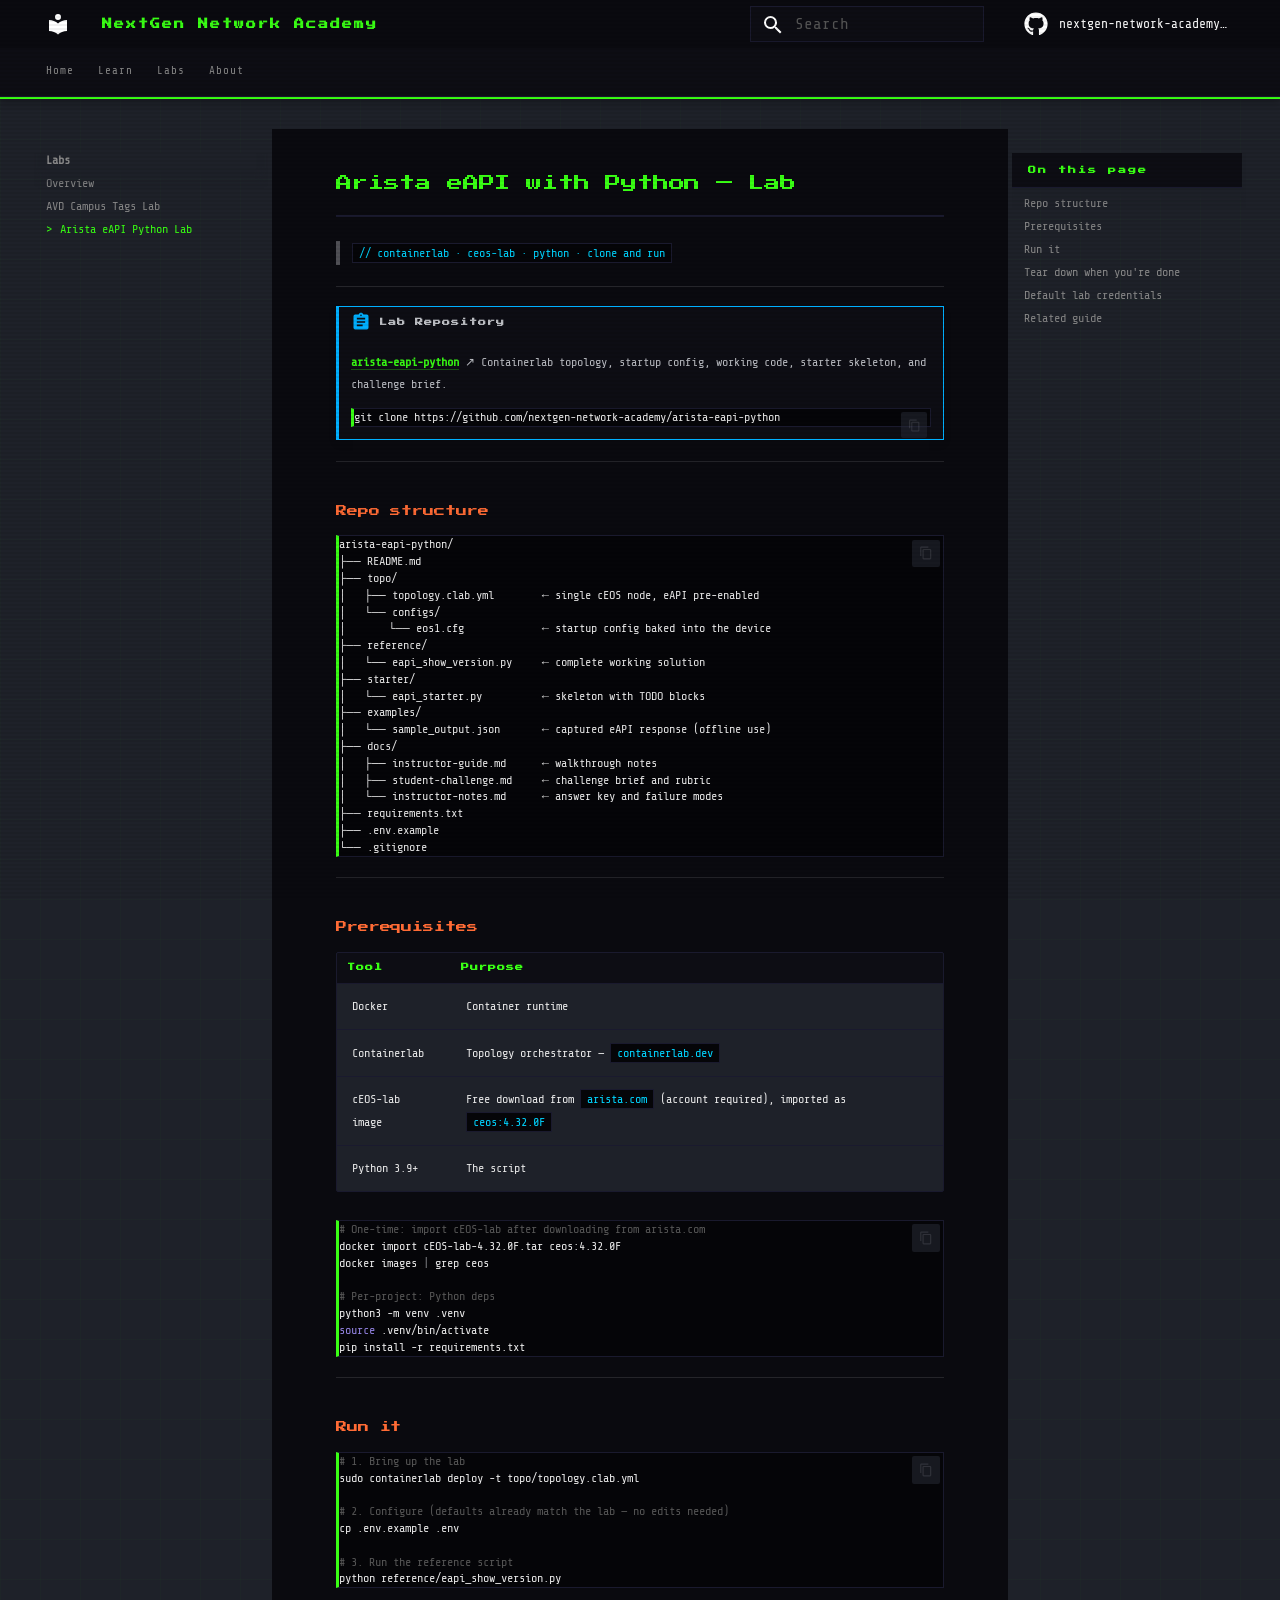
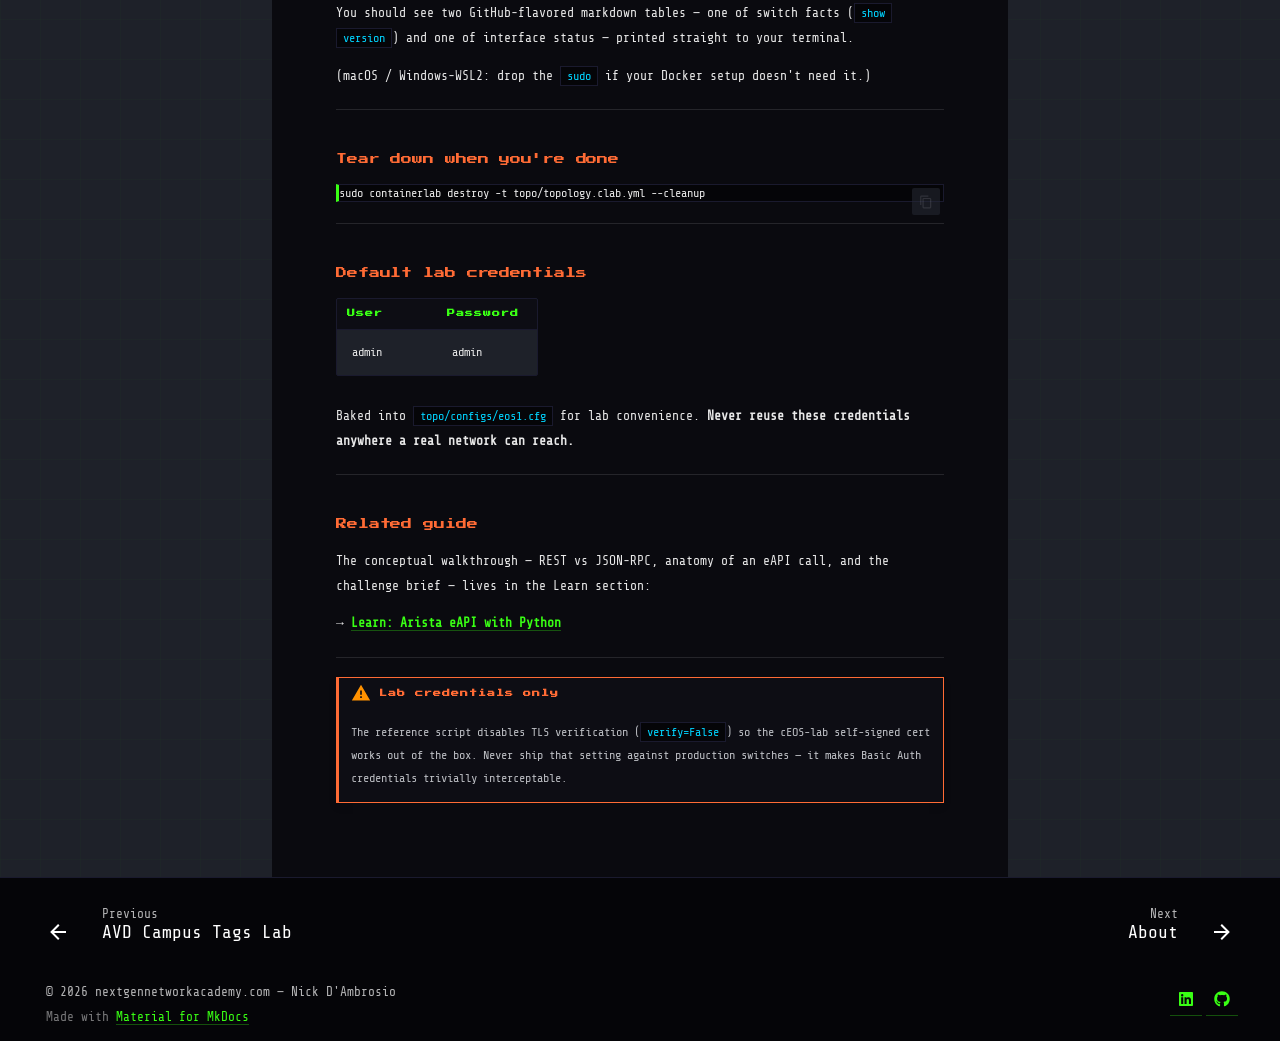
<file: labs/arista-eapi-python/index.html>
<!doctype html>
<html lang="en" class="no-js">
  <head>
    
      <meta charset="utf-8">
      <meta name="viewport" content="width=device-width,initial-scale=1">
      
        <meta name="description" content="Real-world Arista AVD workflows, working lab configs, and step-by-step guides — built by a practitioner, for engineers who actually ship things.">
      
      
        <meta name="author" content="Nick D'Ambrosio">
      
      
        <link rel="canonical" href="https://learn.nextgennetworkacademy.com/labs/arista-eapi-python/">
      
      
        <link rel="prev" href="../avd-campus-tags/">
      
      
        <link rel="next" href="../../about/">
      
      
        
      
      
      <link rel="icon" href="../../assets/images/favicon.png">
      <meta name="generator" content="mkdocs-1.6.1, mkdocs-material-9.7.6">
    
    
      
        <title>Arista eAPI Python Lab - NextGen Network Academy</title>
      
    
    
      <link rel="stylesheet" href="../../assets/stylesheets/main.484c7ddc.min.css">
      
        
        <link rel="stylesheet" href="../../assets/stylesheets/palette.ab4e12ef.min.css">
      
      


    
    
      
    
    
      
        
        
        <link rel="preconnect" href="https://fonts.gstatic.com" crossorigin>
        <link rel="stylesheet" href="https://fonts.googleapis.com/css?family=Share+Tech+Mono:300,300i,400,400i,700,700i%7CShare+Tech+Mono:400,400i,700,700i&display=fallback">
        <style>:root{--md-text-font:"Share Tech Mono";--md-code-font:"Share Tech Mono"}</style>
      
    
    
      <link rel="stylesheet" href="../../stylesheets/extra.css">
    
    <script>__md_scope=new URL("../..",location),__md_hash=e=>[...e].reduce(((e,_)=>(e<<5)-e+_.charCodeAt(0)),0),__md_get=(e,_=localStorage,t=__md_scope)=>JSON.parse(_.getItem(t.pathname+"."+e)),__md_set=(e,_,t=localStorage,a=__md_scope)=>{try{t.setItem(a.pathname+"."+e,JSON.stringify(_))}catch(e){}}</script>
    
      

    
    
  </head>
  
  
    
    
    
    
    
    <body dir="ltr" data-md-color-scheme="slate" data-md-color-primary="custom" data-md-color-accent="custom">
  
    
    <input class="md-toggle" data-md-toggle="drawer" type="checkbox" id="__drawer" autocomplete="off">
    <input class="md-toggle" data-md-toggle="search" type="checkbox" id="__search" autocomplete="off">
    <label class="md-overlay" for="__drawer"></label>
    <div data-md-component="skip">
      
        
        <a href="#arista-eapi-with-python-lab" class="md-skip">
          Skip to content
        </a>
      
    </div>
    <div data-md-component="announce">
      
    </div>
    
    
      

  

<header class="md-header md-header--shadow md-header--lifted" data-md-component="header">
  <nav class="md-header__inner md-grid" aria-label="Header">
    <a href="../.." title="NextGen Network Academy" class="md-header__button md-logo" aria-label="NextGen Network Academy" data-md-component="logo">
      
  
  <svg xmlns="http://www.w3.org/2000/svg" viewBox="0 0 24 24"><path d="M12 8a3 3 0 0 0 3-3 3 3 0 0 0-3-3 3 3 0 0 0-3 3 3 3 0 0 0 3 3m0 3.54C9.64 9.35 6.5 8 3 8v11c3.5 0 6.64 1.35 9 3.54 2.36-2.19 5.5-3.54 9-3.54V8c-3.5 0-6.64 1.35-9 3.54"/></svg>

    </a>
    <label class="md-header__button md-icon" for="__drawer">
      
      <svg xmlns="http://www.w3.org/2000/svg" viewBox="0 0 24 24"><path d="M3 6h18v2H3zm0 5h18v2H3zm0 5h18v2H3z"/></svg>
    </label>
    <div class="md-header__title" data-md-component="header-title">
      <div class="md-header__ellipsis">
        <div class="md-header__topic">
          <span class="md-ellipsis">
            NextGen Network Academy
          </span>
        </div>
        <div class="md-header__topic" data-md-component="header-topic">
          <span class="md-ellipsis">
            
              Arista eAPI Python Lab
            
          </span>
        </div>
      </div>
    </div>
    
      
    
    
    
    
      
      
        <label class="md-header__button md-icon" for="__search">
          
          <svg xmlns="http://www.w3.org/2000/svg" viewBox="0 0 24 24"><path d="M9.5 3A6.5 6.5 0 0 1 16 9.5c0 1.61-.59 3.09-1.56 4.23l.27.27h.79l5 5-1.5 1.5-5-5v-.79l-.27-.27A6.52 6.52 0 0 1 9.5 16 6.5 6.5 0 0 1 3 9.5 6.5 6.5 0 0 1 9.5 3m0 2C7 5 5 7 5 9.5S7 14 9.5 14 14 12 14 9.5 12 5 9.5 5"/></svg>
        </label>
        <div class="md-search" data-md-component="search" role="dialog">
  <label class="md-search__overlay" for="__search"></label>
  <div class="md-search__inner" role="search">
    <form class="md-search__form" name="search">
      <input type="text" class="md-search__input" name="query" aria-label="Search" placeholder="Search" autocapitalize="off" autocorrect="off" autocomplete="off" spellcheck="false" data-md-component="search-query" required>
      <label class="md-search__icon md-icon" for="__search">
        
        <svg xmlns="http://www.w3.org/2000/svg" viewBox="0 0 24 24"><path d="M9.5 3A6.5 6.5 0 0 1 16 9.5c0 1.61-.59 3.09-1.56 4.23l.27.27h.79l5 5-1.5 1.5-5-5v-.79l-.27-.27A6.52 6.52 0 0 1 9.5 16 6.5 6.5 0 0 1 3 9.5 6.5 6.5 0 0 1 9.5 3m0 2C7 5 5 7 5 9.5S7 14 9.5 14 14 12 14 9.5 12 5 9.5 5"/></svg>
        
        <svg xmlns="http://www.w3.org/2000/svg" viewBox="0 0 24 24"><path d="M20 11v2H8l5.5 5.5-1.42 1.42L4.16 12l7.92-7.92L13.5 5.5 8 11z"/></svg>
      </label>
      <nav class="md-search__options" aria-label="Search">
        
        <button type="reset" class="md-search__icon md-icon" title="Clear" aria-label="Clear" tabindex="-1">
          
          <svg xmlns="http://www.w3.org/2000/svg" viewBox="0 0 24 24"><path d="M19 6.41 17.59 5 12 10.59 6.41 5 5 6.41 10.59 12 5 17.59 6.41 19 12 13.41 17.59 19 19 17.59 13.41 12z"/></svg>
        </button>
      </nav>
      
        <div class="md-search__suggest" data-md-component="search-suggest"></div>
      
    </form>
    <div class="md-search__output">
      <div class="md-search__scrollwrap" tabindex="0" data-md-scrollfix>
        <div class="md-search-result" data-md-component="search-result">
          <div class="md-search-result__meta">
            Initializing search
          </div>
          <ol class="md-search-result__list" role="presentation"></ol>
        </div>
      </div>
    </div>
  </div>
</div>
      
    
    
      <div class="md-header__source">
        <a href="https://github.com/nextgen-network-academy/ngna-content" title="Go to repository" class="md-source" data-md-component="source">
  <div class="md-source__icon md-icon">
    
    <svg xmlns="http://www.w3.org/2000/svg" viewBox="0 0 512 512"><!--! Font Awesome Free 7.1.0 by @fontawesome - https://fontawesome.com License - https://fontawesome.com/license/free (Icons: CC BY 4.0, Fonts: SIL OFL 1.1, Code: MIT License) Copyright 2025 Fonticons, Inc.--><path d="M173.9 397.4c0 2-2.3 3.6-5.2 3.6-3.3.3-5.6-1.3-5.6-3.6 0-2 2.3-3.6 5.2-3.6 3-.3 5.6 1.3 5.6 3.6m-31.1-4.5c-.7 2 1.3 4.3 4.3 4.9 2.6 1 5.6 0 6.2-2s-1.3-4.3-4.3-5.2c-2.6-.7-5.5.3-6.2 2.3m44.2-1.7c-2.9.7-4.9 2.6-4.6 4.9.3 2 2.9 3.3 5.9 2.6 2.9-.7 4.9-2.6 4.6-4.6-.3-1.9-3-3.2-5.9-2.9M252.8 8C114.1 8 8 113.3 8 252c0 110.9 69.8 205.8 169.5 239.2 12.8 2.3 17.3-5.6 17.3-12.1 0-6.2-.3-40.4-.3-61.4 0 0-70 15-84.7-29.8 0 0-11.4-29.1-27.8-36.6 0 0-22.9-15.7 1.6-15.4 0 0 24.9 2 38.6 25.8 21.9 38.6 58.6 27.5 72.9 20.9 2.3-16 8.8-27.1 16-33.7-55.9-6.2-112.3-14.3-112.3-110.5 0-27.5 7.6-41.3 23.6-58.9-2.6-6.5-11.1-33.3 2.6-67.9 20.9-6.5 69 27 69 27 20-5.6 41.5-8.5 62.8-8.5s42.8 2.9 62.8 8.5c0 0 48.1-33.6 69-27 13.7 34.7 5.2 61.4 2.6 67.9 16 17.7 25.8 31.5 25.8 58.9 0 96.5-58.9 104.2-114.8 110.5 9.2 7.9 17 22.9 17 46.4 0 33.7-.3 75.4-.3 83.6 0 6.5 4.6 14.4 17.3 12.1C436.2 457.8 504 362.9 504 252 504 113.3 391.5 8 252.8 8M105.2 352.9c-1.3 1-1 3.3.7 5.2 1.6 1.6 3.9 2.3 5.2 1 1.3-1 1-3.3-.7-5.2-1.6-1.6-3.9-2.3-5.2-1m-10.8-8.1c-.7 1.3.3 2.9 2.3 3.9 1.6 1 3.6.7 4.3-.7.7-1.3-.3-2.9-2.3-3.9-2-.6-3.6-.3-4.3.7m32.4 35.6c-1.6 1.3-1 4.3 1.3 6.2 2.3 2.3 5.2 2.6 6.5 1 1.3-1.3.7-4.3-1.3-6.2-2.2-2.3-5.2-2.6-6.5-1m-11.4-14.7c-1.6 1-1.6 3.6 0 5.9s4.3 3.3 5.6 2.3c1.6-1.3 1.6-3.9 0-6.2-1.4-2.3-4-3.3-5.6-2"/></svg>
  </div>
  <div class="md-source__repository">
    nextgen-network-academy/ngna-content
  </div>
</a>
      </div>
    
  </nav>
  
    
      
<nav class="md-tabs" aria-label="Tabs" data-md-component="tabs">
  <div class="md-grid">
    <ul class="md-tabs__list">
      
        
  
  
  
  
    <li class="md-tabs__item">
      <a href="../.." class="md-tabs__link">
        
  
  
    
  
  Home

      </a>
    </li>
  

      
        
  
  
  
  
    
    
      <li class="md-tabs__item">
        <a href="../../learn/" class="md-tabs__link">
          
  
  
  Learn

        </a>
      </li>
    
  

      
        
  
  
  
    
  
  
    
    
      <li class="md-tabs__item md-tabs__item--active">
        <a href="../" class="md-tabs__link">
          
  
  
  Labs

        </a>
      </li>
    
  

      
        
  
  
  
  
    <li class="md-tabs__item">
      <a href="../../about/" class="md-tabs__link">
        
  
  
    
  
  About

      </a>
    </li>
  

      
    </ul>
  </div>
</nav>
    
  
</header>
    
    <div class="md-container" data-md-component="container">
      
      
        
      
      <main class="md-main" data-md-component="main">
        <div class="md-main__inner md-grid">
          
            
              
              <div class="md-sidebar md-sidebar--primary" data-md-component="sidebar" data-md-type="navigation" >
                <div class="md-sidebar__scrollwrap">
                  <div class="md-sidebar__inner">
                    


  


<nav class="md-nav md-nav--primary md-nav--lifted" aria-label="Navigation" data-md-level="0">
  <label class="md-nav__title" for="__drawer">
    <a href="../.." title="NextGen Network Academy" class="md-nav__button md-logo" aria-label="NextGen Network Academy" data-md-component="logo">
      
  
  <svg xmlns="http://www.w3.org/2000/svg" viewBox="0 0 24 24"><path d="M12 8a3 3 0 0 0 3-3 3 3 0 0 0-3-3 3 3 0 0 0-3 3 3 3 0 0 0 3 3m0 3.54C9.64 9.35 6.5 8 3 8v11c3.5 0 6.64 1.35 9 3.54 2.36-2.19 5.5-3.54 9-3.54V8c-3.5 0-6.64 1.35-9 3.54"/></svg>

    </a>
    NextGen Network Academy
  </label>
  
    <div class="md-nav__source">
      <a href="https://github.com/nextgen-network-academy/ngna-content" title="Go to repository" class="md-source" data-md-component="source">
  <div class="md-source__icon md-icon">
    
    <svg xmlns="http://www.w3.org/2000/svg" viewBox="0 0 512 512"><!--! Font Awesome Free 7.1.0 by @fontawesome - https://fontawesome.com License - https://fontawesome.com/license/free (Icons: CC BY 4.0, Fonts: SIL OFL 1.1, Code: MIT License) Copyright 2025 Fonticons, Inc.--><path d="M173.9 397.4c0 2-2.3 3.6-5.2 3.6-3.3.3-5.6-1.3-5.6-3.6 0-2 2.3-3.6 5.2-3.6 3-.3 5.6 1.3 5.6 3.6m-31.1-4.5c-.7 2 1.3 4.3 4.3 4.9 2.6 1 5.6 0 6.2-2s-1.3-4.3-4.3-5.2c-2.6-.7-5.5.3-6.2 2.3m44.2-1.7c-2.9.7-4.9 2.6-4.6 4.9.3 2 2.9 3.3 5.9 2.6 2.9-.7 4.9-2.6 4.6-4.6-.3-1.9-3-3.2-5.9-2.9M252.8 8C114.1 8 8 113.3 8 252c0 110.9 69.8 205.8 169.5 239.2 12.8 2.3 17.3-5.6 17.3-12.1 0-6.2-.3-40.4-.3-61.4 0 0-70 15-84.7-29.8 0 0-11.4-29.1-27.8-36.6 0 0-22.9-15.7 1.6-15.4 0 0 24.9 2 38.6 25.8 21.9 38.6 58.6 27.5 72.9 20.9 2.3-16 8.8-27.1 16-33.7-55.9-6.2-112.3-14.3-112.3-110.5 0-27.5 7.6-41.3 23.6-58.9-2.6-6.5-11.1-33.3 2.6-67.9 20.9-6.5 69 27 69 27 20-5.6 41.5-8.5 62.8-8.5s42.8 2.9 62.8 8.5c0 0 48.1-33.6 69-27 13.7 34.7 5.2 61.4 2.6 67.9 16 17.7 25.8 31.5 25.8 58.9 0 96.5-58.9 104.2-114.8 110.5 9.2 7.9 17 22.9 17 46.4 0 33.7-.3 75.4-.3 83.6 0 6.5 4.6 14.4 17.3 12.1C436.2 457.8 504 362.9 504 252 504 113.3 391.5 8 252.8 8M105.2 352.9c-1.3 1-1 3.3.7 5.2 1.6 1.6 3.9 2.3 5.2 1 1.3-1 1-3.3-.7-5.2-1.6-1.6-3.9-2.3-5.2-1m-10.8-8.1c-.7 1.3.3 2.9 2.3 3.9 1.6 1 3.6.7 4.3-.7.7-1.3-.3-2.9-2.3-3.9-2-.6-3.6-.3-4.3.7m32.4 35.6c-1.6 1.3-1 4.3 1.3 6.2 2.3 2.3 5.2 2.6 6.5 1 1.3-1.3.7-4.3-1.3-6.2-2.2-2.3-5.2-2.6-6.5-1m-11.4-14.7c-1.6 1-1.6 3.6 0 5.9s4.3 3.3 5.6 2.3c1.6-1.3 1.6-3.9 0-6.2-1.4-2.3-4-3.3-5.6-2"/></svg>
  </div>
  <div class="md-source__repository">
    nextgen-network-academy/ngna-content
  </div>
</a>
    </div>
  
  <ul class="md-nav__list" data-md-scrollfix>
    
      
      
  
  
  
  
    <li class="md-nav__item">
      <a href="../.." class="md-nav__link">
        
  
  
  <span class="md-ellipsis">
    
  
    Home
  

    
  </span>
  
  

      </a>
    </li>
  

    
      
      
  
  
  
  
    
    
    
    
      
      
        
      
    
    
    <li class="md-nav__item md-nav__item--nested">
      
        
        
          
        
        <input class="md-nav__toggle md-toggle md-toggle--indeterminate" type="checkbox" id="__nav_2" >
        
          
          <label class="md-nav__link" for="__nav_2" id="__nav_2_label" tabindex="0">
            
  
  
  <span class="md-ellipsis">
    
  
    Learn
  

    
  </span>
  
  

            <span class="md-nav__icon md-icon"></span>
          </label>
        
        <nav class="md-nav" data-md-level="1" aria-labelledby="__nav_2_label" aria-expanded="false">
          <label class="md-nav__title" for="__nav_2">
            <span class="md-nav__icon md-icon"></span>
            
  
    Learn
  

          </label>
          <ul class="md-nav__list" data-md-scrollfix>
            
              
                
  
  
  
  
    <li class="md-nav__item">
      <a href="../../learn/" class="md-nav__link">
        
  
  
  <span class="md-ellipsis">
    
  
    Overview
  

    
  </span>
  
  

      </a>
    </li>
  

              
            
              
                
  
  
  
  
    
    
    
    
      
      
        
      
    
    
    <li class="md-nav__item md-nav__item--nested">
      
        
        
          
        
        <input class="md-nav__toggle md-toggle md-toggle--indeterminate" type="checkbox" id="__nav_2_2" >
        
          
          <label class="md-nav__link" for="__nav_2_2" id="__nav_2_2_label" tabindex="0">
            
  
  
  <span class="md-ellipsis">
    
  
    Foundations
  

    
  </span>
  
  

            <span class="md-nav__icon md-icon"></span>
          </label>
        
        <nav class="md-nav" data-md-level="2" aria-labelledby="__nav_2_2_label" aria-expanded="false">
          <label class="md-nav__title" for="__nav_2_2">
            <span class="md-nav__icon md-icon"></span>
            
  
    Foundations
  

          </label>
          <ul class="md-nav__list" data-md-scrollfix>
            
              
                
  
  
  
  
    <li class="md-nav__item">
      <a href="../../learn/foundations/" class="md-nav__link">
        
  
  
  <span class="md-ellipsis">
    
  
    Overview
  

    
  </span>
  
  

      </a>
    </li>
  

              
            
          </ul>
        </nav>
      
    </li>
  

              
            
              
                
  
  
  
  
    
    
    
    
      
      
        
      
    
    
    <li class="md-nav__item md-nav__item--nested">
      
        
        
          
        
        <input class="md-nav__toggle md-toggle md-toggle--indeterminate" type="checkbox" id="__nav_2_3" >
        
          
          <label class="md-nav__link" for="__nav_2_3" id="__nav_2_3_label" tabindex="0">
            
  
  
  <span class="md-ellipsis">
    
  
    NetOps
  

    
  </span>
  
  

            <span class="md-nav__icon md-icon"></span>
          </label>
        
        <nav class="md-nav" data-md-level="2" aria-labelledby="__nav_2_3_label" aria-expanded="false">
          <label class="md-nav__title" for="__nav_2_3">
            <span class="md-nav__icon md-icon"></span>
            
  
    NetOps
  

          </label>
          <ul class="md-nav__list" data-md-scrollfix>
            
              
                
  
  
  
  
    <li class="md-nav__item">
      <a href="../../learn/netops/" class="md-nav__link">
        
  
  
  <span class="md-ellipsis">
    
  
    Overview
  

    
  </span>
  
  

      </a>
    </li>
  

              
            
              
                
  
  
  
  
    <li class="md-nav__item">
      <a href="../../learn/netops/arista-eapi-python/" class="md-nav__link">
        
  
  
  <span class="md-ellipsis">
    
  
    Arista eAPI with Python
  

    
  </span>
  
  

      </a>
    </li>
  

              
            
          </ul>
        </nav>
      
    </li>
  

              
            
              
                
  
  
  
  
    
    
    
    
      
      
        
      
    
    
    <li class="md-nav__item md-nav__item--nested">
      
        
        
          
        
        <input class="md-nav__toggle md-toggle md-toggle--indeterminate" type="checkbox" id="__nav_2_4" >
        
          
          <label class="md-nav__link" for="__nav_2_4" id="__nav_2_4_label" tabindex="0">
            
  
  
  <span class="md-ellipsis">
    
  
    GitOps
  

    
  </span>
  
  

            <span class="md-nav__icon md-icon"></span>
          </label>
        
        <nav class="md-nav" data-md-level="2" aria-labelledby="__nav_2_4_label" aria-expanded="false">
          <label class="md-nav__title" for="__nav_2_4">
            <span class="md-nav__icon md-icon"></span>
            
  
    GitOps
  

          </label>
          <ul class="md-nav__list" data-md-scrollfix>
            
              
                
  
  
  
  
    <li class="md-nav__item">
      <a href="../../learn/gitops/" class="md-nav__link">
        
  
  
  <span class="md-ellipsis">
    
  
    Overview
  

    
  </span>
  
  

      </a>
    </li>
  

              
            
              
                
  
  
  
  
    <li class="md-nav__item">
      <a href="../../learn/gitops/avd-campus-tags/" class="md-nav__link">
        
  
  
  <span class="md-ellipsis">
    
  
    AVD Campus Tags
  

    
  </span>
  
  

      </a>
    </li>
  

              
            
          </ul>
        </nav>
      
    </li>
  

              
            
              
                
  
  
  
  
    
    
    
    
      
      
        
      
    
    
    <li class="md-nav__item md-nav__item--nested">
      
        
        
          
        
        <input class="md-nav__toggle md-toggle md-toggle--indeterminate" type="checkbox" id="__nav_2_5" >
        
          
          <label class="md-nav__link" for="__nav_2_5" id="__nav_2_5_label" tabindex="0">
            
  
  
  <span class="md-ellipsis">
    
  
    AIOps
  

    
  </span>
  
  

            <span class="md-nav__icon md-icon"></span>
          </label>
        
        <nav class="md-nav" data-md-level="2" aria-labelledby="__nav_2_5_label" aria-expanded="false">
          <label class="md-nav__title" for="__nav_2_5">
            <span class="md-nav__icon md-icon"></span>
            
  
    AIOps
  

          </label>
          <ul class="md-nav__list" data-md-scrollfix>
            
              
                
  
  
  
  
    <li class="md-nav__item">
      <a href="../../learn/aiops/" class="md-nav__link">
        
  
  
  <span class="md-ellipsis">
    
  
    Overview
  

    
  </span>
  
  

      </a>
    </li>
  

              
            
          </ul>
        </nav>
      
    </li>
  

              
            
          </ul>
        </nav>
      
    </li>
  

    
      
      
  
  
    
  
  
  
    
    
    
    
      
        
        
      
      
        
      
    
    
    <li class="md-nav__item md-nav__item--active md-nav__item--section md-nav__item--nested">
      
        
        
        <input class="md-nav__toggle md-toggle " type="checkbox" id="__nav_3" checked>
        
          
          <label class="md-nav__link" for="__nav_3" id="__nav_3_label" tabindex="">
            
  
  
  <span class="md-ellipsis">
    
  
    Labs
  

    
  </span>
  
  

            <span class="md-nav__icon md-icon"></span>
          </label>
        
        <nav class="md-nav" data-md-level="1" aria-labelledby="__nav_3_label" aria-expanded="true">
          <label class="md-nav__title" for="__nav_3">
            <span class="md-nav__icon md-icon"></span>
            
  
    Labs
  

          </label>
          <ul class="md-nav__list" data-md-scrollfix>
            
              
                
  
  
  
  
    <li class="md-nav__item">
      <a href="../" class="md-nav__link">
        
  
  
  <span class="md-ellipsis">
    
  
    Overview
  

    
  </span>
  
  

      </a>
    </li>
  

              
            
              
                
  
  
  
  
    <li class="md-nav__item">
      <a href="../avd-campus-tags/" class="md-nav__link">
        
  
  
  <span class="md-ellipsis">
    
  
    AVD Campus Tags Lab
  

    
  </span>
  
  

      </a>
    </li>
  

              
            
              
                
  
  
    
  
  
  
    <li class="md-nav__item md-nav__item--active">
      
      <input class="md-nav__toggle md-toggle" type="checkbox" id="__toc">
      
      
        
      
      
        <label class="md-nav__link md-nav__link--active" for="__toc">
          
  
  
  <span class="md-ellipsis">
    
  
    Arista eAPI Python Lab
  

    
  </span>
  
  

          <span class="md-nav__icon md-icon"></span>
        </label>
      
      <a href="./" class="md-nav__link md-nav__link--active">
        
  
  
  <span class="md-ellipsis">
    
  
    Arista eAPI Python Lab
  

    
  </span>
  
  

      </a>
      
        

  

<nav class="md-nav md-nav--secondary" aria-label="On this page">
  
  
  
    
  
  
    <label class="md-nav__title" for="__toc">
      <span class="md-nav__icon md-icon"></span>
      On this page
    </label>
    <ul class="md-nav__list" data-md-component="toc" data-md-scrollfix>
      
        <li class="md-nav__item">
  <a href="#repo-structure" class="md-nav__link">
    <span class="md-ellipsis">
      
        Repo structure
      
    </span>
  </a>
  
</li>
      
        <li class="md-nav__item">
  <a href="#prerequisites" class="md-nav__link">
    <span class="md-ellipsis">
      
        Prerequisites
      
    </span>
  </a>
  
</li>
      
        <li class="md-nav__item">
  <a href="#run-it" class="md-nav__link">
    <span class="md-ellipsis">
      
        Run it
      
    </span>
  </a>
  
</li>
      
        <li class="md-nav__item">
  <a href="#tear-down-when-youre-done" class="md-nav__link">
    <span class="md-ellipsis">
      
        Tear down when you're done
      
    </span>
  </a>
  
</li>
      
        <li class="md-nav__item">
  <a href="#default-lab-credentials" class="md-nav__link">
    <span class="md-ellipsis">
      
        Default lab credentials
      
    </span>
  </a>
  
</li>
      
        <li class="md-nav__item">
  <a href="#related-guide" class="md-nav__link">
    <span class="md-ellipsis">
      
        Related guide
      
    </span>
  </a>
  
</li>
      
    </ul>
  
</nav>
      
    </li>
  

              
            
          </ul>
        </nav>
      
    </li>
  

    
      
      
  
  
  
  
    <li class="md-nav__item">
      <a href="../../about/" class="md-nav__link">
        
  
  
  <span class="md-ellipsis">
    
  
    About
  

    
  </span>
  
  

      </a>
    </li>
  

    
  </ul>
</nav>
                  </div>
                </div>
              </div>
            
            
              
              <div class="md-sidebar md-sidebar--secondary" data-md-component="sidebar" data-md-type="toc" >
                <div class="md-sidebar__scrollwrap">
                  <div class="md-sidebar__inner">
                    

  

<nav class="md-nav md-nav--secondary" aria-label="On this page">
  
  
  
    
  
  
    <label class="md-nav__title" for="__toc">
      <span class="md-nav__icon md-icon"></span>
      On this page
    </label>
    <ul class="md-nav__list" data-md-component="toc" data-md-scrollfix>
      
        <li class="md-nav__item">
  <a href="#repo-structure" class="md-nav__link">
    <span class="md-ellipsis">
      
        Repo structure
      
    </span>
  </a>
  
</li>
      
        <li class="md-nav__item">
  <a href="#prerequisites" class="md-nav__link">
    <span class="md-ellipsis">
      
        Prerequisites
      
    </span>
  </a>
  
</li>
      
        <li class="md-nav__item">
  <a href="#run-it" class="md-nav__link">
    <span class="md-ellipsis">
      
        Run it
      
    </span>
  </a>
  
</li>
      
        <li class="md-nav__item">
  <a href="#tear-down-when-youre-done" class="md-nav__link">
    <span class="md-ellipsis">
      
        Tear down when you're done
      
    </span>
  </a>
  
</li>
      
        <li class="md-nav__item">
  <a href="#default-lab-credentials" class="md-nav__link">
    <span class="md-ellipsis">
      
        Default lab credentials
      
    </span>
  </a>
  
</li>
      
        <li class="md-nav__item">
  <a href="#related-guide" class="md-nav__link">
    <span class="md-ellipsis">
      
        Related guide
      
    </span>
  </a>
  
</li>
      
    </ul>
  
</nav>
                  </div>
                </div>
              </div>
            
          
          
            <div class="md-content" data-md-component="content">
              
              <article class="md-content__inner md-typeset">
                
                  


  
  


<h1 id="arista-eapi-with-python-lab">Arista eAPI with Python — Lab<a class="headerlink" href="#arista-eapi-with-python-lab" title="Permanent link">&para;</a></h1>
<blockquote>
<p><code>// containerlab · ceos-lab · python · clone and run</code></p>
</blockquote>
<hr />
<div class="admonition abstract">
<p class="admonition-title">Lab Repository</p>
<p><strong><a href="https://github.com/nextgen-network-academy/arista-eapi-python">arista-eapi-python</a></strong> ↗
Containerlab topology, startup config, working code, starter skeleton, and challenge brief.</p>
<div class="language-bash highlight"><pre><span></span><code><span id="__span-0-1"><a id="__codelineno-0-1" name="__codelineno-0-1" href="#__codelineno-0-1"></a>git<span class="w"> </span>clone<span class="w"> </span>https://github.com/nextgen-network-academy/arista-eapi-python
</span></code></pre></div>
</div>
<hr />
<h2 id="repo-structure">Repo structure<a class="headerlink" href="#repo-structure" title="Permanent link">&para;</a></h2>
<div class="language-text highlight"><pre><span></span><code><span id="__span-1-1"><a id="__codelineno-1-1" name="__codelineno-1-1" href="#__codelineno-1-1"></a>arista-eapi-python/
</span><span id="__span-1-2"><a id="__codelineno-1-2" name="__codelineno-1-2" href="#__codelineno-1-2"></a>├── README.md
</span><span id="__span-1-3"><a id="__codelineno-1-3" name="__codelineno-1-3" href="#__codelineno-1-3"></a>├── topo/
</span><span id="__span-1-4"><a id="__codelineno-1-4" name="__codelineno-1-4" href="#__codelineno-1-4"></a>│   ├── topology.clab.yml        ← single cEOS node, eAPI pre-enabled
</span><span id="__span-1-5"><a id="__codelineno-1-5" name="__codelineno-1-5" href="#__codelineno-1-5"></a>│   └── configs/
</span><span id="__span-1-6"><a id="__codelineno-1-6" name="__codelineno-1-6" href="#__codelineno-1-6"></a>│       └── eos1.cfg             ← startup config baked into the device
</span><span id="__span-1-7"><a id="__codelineno-1-7" name="__codelineno-1-7" href="#__codelineno-1-7"></a>├── reference/
</span><span id="__span-1-8"><a id="__codelineno-1-8" name="__codelineno-1-8" href="#__codelineno-1-8"></a>│   └── eapi_show_version.py     ← complete working solution
</span><span id="__span-1-9"><a id="__codelineno-1-9" name="__codelineno-1-9" href="#__codelineno-1-9"></a>├── starter/
</span><span id="__span-1-10"><a id="__codelineno-1-10" name="__codelineno-1-10" href="#__codelineno-1-10"></a>│   └── eapi_starter.py          ← skeleton with TODO blocks
</span><span id="__span-1-11"><a id="__codelineno-1-11" name="__codelineno-1-11" href="#__codelineno-1-11"></a>├── examples/
</span><span id="__span-1-12"><a id="__codelineno-1-12" name="__codelineno-1-12" href="#__codelineno-1-12"></a>│   └── sample_output.json       ← captured eAPI response (offline use)
</span><span id="__span-1-13"><a id="__codelineno-1-13" name="__codelineno-1-13" href="#__codelineno-1-13"></a>├── docs/
</span><span id="__span-1-14"><a id="__codelineno-1-14" name="__codelineno-1-14" href="#__codelineno-1-14"></a>│   ├── instructor-guide.md      ← walkthrough notes
</span><span id="__span-1-15"><a id="__codelineno-1-15" name="__codelineno-1-15" href="#__codelineno-1-15"></a>│   ├── student-challenge.md     ← challenge brief and rubric
</span><span id="__span-1-16"><a id="__codelineno-1-16" name="__codelineno-1-16" href="#__codelineno-1-16"></a>│   └── instructor-notes.md      ← answer key and failure modes
</span><span id="__span-1-17"><a id="__codelineno-1-17" name="__codelineno-1-17" href="#__codelineno-1-17"></a>├── requirements.txt
</span><span id="__span-1-18"><a id="__codelineno-1-18" name="__codelineno-1-18" href="#__codelineno-1-18"></a>├── .env.example
</span><span id="__span-1-19"><a id="__codelineno-1-19" name="__codelineno-1-19" href="#__codelineno-1-19"></a>└── .gitignore
</span></code></pre></div>
<hr />
<h2 id="prerequisites">Prerequisites<a class="headerlink" href="#prerequisites" title="Permanent link">&para;</a></h2>
<table>
<thead>
<tr>
<th>Tool</th>
<th>Purpose</th>
</tr>
</thead>
<tbody>
<tr>
<td>Docker</td>
<td>Container runtime</td>
</tr>
<tr>
<td>Containerlab</td>
<td>Topology orchestrator — <code>containerlab.dev</code></td>
</tr>
<tr>
<td>cEOS-lab image</td>
<td>Free download from <code>arista.com</code> (account required), imported as <code>ceos:4.32.0F</code></td>
</tr>
<tr>
<td>Python 3.9+</td>
<td>The script</td>
</tr>
</tbody>
</table>
<div class="language-bash highlight"><pre><span></span><code><span id="__span-2-1"><a id="__codelineno-2-1" name="__codelineno-2-1" href="#__codelineno-2-1"></a><span class="c1"># One-time: import cEOS-lab after downloading from arista.com</span>
</span><span id="__span-2-2"><a id="__codelineno-2-2" name="__codelineno-2-2" href="#__codelineno-2-2"></a>docker<span class="w"> </span>import<span class="w"> </span>cEOS-lab-4.32.0F.tar<span class="w"> </span>ceos:4.32.0F
</span><span id="__span-2-3"><a id="__codelineno-2-3" name="__codelineno-2-3" href="#__codelineno-2-3"></a>docker<span class="w"> </span>images<span class="w"> </span><span class="p">|</span><span class="w"> </span>grep<span class="w"> </span>ceos
</span><span id="__span-2-4"><a id="__codelineno-2-4" name="__codelineno-2-4" href="#__codelineno-2-4"></a>
</span><span id="__span-2-5"><a id="__codelineno-2-5" name="__codelineno-2-5" href="#__codelineno-2-5"></a><span class="c1"># Per-project: Python deps</span>
</span><span id="__span-2-6"><a id="__codelineno-2-6" name="__codelineno-2-6" href="#__codelineno-2-6"></a>python3<span class="w"> </span>-m<span class="w"> </span>venv<span class="w"> </span>.venv
</span><span id="__span-2-7"><a id="__codelineno-2-7" name="__codelineno-2-7" href="#__codelineno-2-7"></a><span class="nb">source</span><span class="w"> </span>.venv/bin/activate
</span><span id="__span-2-8"><a id="__codelineno-2-8" name="__codelineno-2-8" href="#__codelineno-2-8"></a>pip<span class="w"> </span>install<span class="w"> </span>-r<span class="w"> </span>requirements.txt
</span></code></pre></div>
<hr />
<h2 id="run-it">Run it<a class="headerlink" href="#run-it" title="Permanent link">&para;</a></h2>
<div class="language-bash highlight"><pre><span></span><code><span id="__span-3-1"><a id="__codelineno-3-1" name="__codelineno-3-1" href="#__codelineno-3-1"></a><span class="c1"># 1. Bring up the lab</span>
</span><span id="__span-3-2"><a id="__codelineno-3-2" name="__codelineno-3-2" href="#__codelineno-3-2"></a>sudo<span class="w"> </span>containerlab<span class="w"> </span>deploy<span class="w"> </span>-t<span class="w"> </span>topo/topology.clab.yml
</span><span id="__span-3-3"><a id="__codelineno-3-3" name="__codelineno-3-3" href="#__codelineno-3-3"></a>
</span><span id="__span-3-4"><a id="__codelineno-3-4" name="__codelineno-3-4" href="#__codelineno-3-4"></a><span class="c1"># 2. Configure (defaults already match the lab — no edits needed)</span>
</span><span id="__span-3-5"><a id="__codelineno-3-5" name="__codelineno-3-5" href="#__codelineno-3-5"></a>cp<span class="w"> </span>.env.example<span class="w"> </span>.env
</span><span id="__span-3-6"><a id="__codelineno-3-6" name="__codelineno-3-6" href="#__codelineno-3-6"></a>
</span><span id="__span-3-7"><a id="__codelineno-3-7" name="__codelineno-3-7" href="#__codelineno-3-7"></a><span class="c1"># 3. Run the reference script</span>
</span><span id="__span-3-8"><a id="__codelineno-3-8" name="__codelineno-3-8" href="#__codelineno-3-8"></a>python<span class="w"> </span>reference/eapi_show_version.py
</span></code></pre></div>
<p>You should see two GitHub-flavored markdown tables — one of switch facts
(<code>show version</code>) and one of interface status — printed straight to your
terminal.</p>
<p>(macOS / Windows-WSL2: drop the <code>sudo</code> if your Docker setup doesn't need it.)</p>
<hr />
<h2 id="tear-down-when-youre-done">Tear down when you're done<a class="headerlink" href="#tear-down-when-youre-done" title="Permanent link">&para;</a></h2>
<div class="language-bash highlight"><pre><span></span><code><span id="__span-4-1"><a id="__codelineno-4-1" name="__codelineno-4-1" href="#__codelineno-4-1"></a>sudo<span class="w"> </span>containerlab<span class="w"> </span>destroy<span class="w"> </span>-t<span class="w"> </span>topo/topology.clab.yml<span class="w"> </span>--cleanup
</span></code></pre></div>
<hr />
<h2 id="default-lab-credentials">Default lab credentials<a class="headerlink" href="#default-lab-credentials" title="Permanent link">&para;</a></h2>
<table>
<thead>
<tr>
<th>User</th>
<th>Password</th>
</tr>
</thead>
<tbody>
<tr>
<td>admin</td>
<td>admin</td>
</tr>
</tbody>
</table>
<p>Baked into <code>topo/configs/eos1.cfg</code> for lab convenience. <strong>Never reuse these
credentials anywhere a real network can reach.</strong></p>
<hr />
<h2 id="related-guide">Related guide<a class="headerlink" href="#related-guide" title="Permanent link">&para;</a></h2>
<p>The conceptual walkthrough — REST vs JSON-RPC, anatomy of an eAPI call, and
the challenge brief — lives in the Learn section:</p>
<p>→ <strong><a href="../../learn/netops/arista-eapi-python/">Learn: Arista eAPI with Python</a></strong></p>
<hr />
<div class="admonition warning">
<p class="admonition-title">Lab credentials only</p>
<p>The reference script disables TLS verification (<code>verify=False</code>) so the
cEOS-lab self-signed cert works out of the box. Never ship that setting
against production switches — it makes Basic Auth credentials trivially
interceptable.</p>
</div>












                
              </article>
            </div>
          
          
<script>var target=document.getElementById(location.hash.slice(1));target&&target.name&&(target.checked=target.name.startsWith("__tabbed_"))</script>
        </div>
        
          <button type="button" class="md-top md-icon" data-md-component="top" hidden>
  
  <svg xmlns="http://www.w3.org/2000/svg" viewBox="0 0 24 24"><path d="M13 20h-2V8l-5.5 5.5-1.42-1.42L12 4.16l7.92 7.92-1.42 1.42L13 8z"/></svg>
  Back to top
</button>
        
      </main>
      
        <footer class="md-footer">
  
    
      
      <nav class="md-footer__inner md-grid" aria-label="Footer" >
        
          
          <a href="../avd-campus-tags/" class="md-footer__link md-footer__link--prev" aria-label="Previous: AVD Campus Tags Lab">
            <div class="md-footer__button md-icon">
              
              <svg xmlns="http://www.w3.org/2000/svg" viewBox="0 0 24 24"><path d="M20 11v2H8l5.5 5.5-1.42 1.42L4.16 12l7.92-7.92L13.5 5.5 8 11z"/></svg>
            </div>
            <div class="md-footer__title">
              <span class="md-footer__direction">
                Previous
              </span>
              <div class="md-ellipsis">
                AVD Campus Tags Lab
              </div>
            </div>
          </a>
        
        
          
          <a href="../../about/" class="md-footer__link md-footer__link--next" aria-label="Next: About">
            <div class="md-footer__title">
              <span class="md-footer__direction">
                Next
              </span>
              <div class="md-ellipsis">
                About
              </div>
            </div>
            <div class="md-footer__button md-icon">
              
              <svg xmlns="http://www.w3.org/2000/svg" viewBox="0 0 24 24"><path d="M4 11v2h12l-5.5 5.5 1.42 1.42L19.84 12l-7.92-7.92L10.5 5.5 16 11z"/></svg>
            </div>
          </a>
        
      </nav>
    
  
  <div class="md-footer-meta md-typeset">
    <div class="md-footer-meta__inner md-grid">
      <div class="md-copyright">
  
    <div class="md-copyright__highlight">
      © 2026 nextgennetworkacademy.com — Nick D'Ambrosio
    </div>
  
  
    Made with
    <a href="https://squidfunk.github.io/mkdocs-material/" target="_blank" rel="noopener">
      Material for MkDocs
    </a>
  
</div>
      
        
<div class="md-social">
  
    
    
    
    
    <a href="https://www.linkedin.com/in/nicholas-dambrosio-0381871a/" target="_blank" rel="noopener" title="Nick D&#39;Ambrosio on LinkedIn" class="md-social__link">
      <svg xmlns="http://www.w3.org/2000/svg" viewBox="0 0 448 512"><!--! Font Awesome Free 7.1.0 by @fontawesome - https://fontawesome.com License - https://fontawesome.com/license/free (Icons: CC BY 4.0, Fonts: SIL OFL 1.1, Code: MIT License) Copyright 2025 Fonticons, Inc.--><path d="M416 32H31.9C14.3 32 0 46.5 0 64.3v383.4C0 465.5 14.3 480 31.9 480H416c17.6 0 32-14.5 32-32.3V64.3c0-17.8-14.4-32.3-32-32.3M135.4 416H69V202.2h66.5V416zM102.2 96a38.5 38.5 0 1 1 0 77 38.5 38.5 0 1 1 0-77m282.1 320h-66.4V312c0-24.8-.5-56.7-34.5-56.7-34.6 0-39.9 27-39.9 54.9V416h-66.4V202.2h63.7v29.2h.9c8.9-16.8 30.6-34.5 62.9-34.5 67.2 0 79.7 44.3 79.7 101.9z"/></svg>
    </a>
  
    
    
    
    
    <a href="https://github.com/nextgen-network-academy" target="_blank" rel="noopener" title="NextGen Network Academy on GitHub" class="md-social__link">
      <svg xmlns="http://www.w3.org/2000/svg" viewBox="0 0 512 512"><!--! Font Awesome Free 7.1.0 by @fontawesome - https://fontawesome.com License - https://fontawesome.com/license/free (Icons: CC BY 4.0, Fonts: SIL OFL 1.1, Code: MIT License) Copyright 2025 Fonticons, Inc.--><path d="M173.9 397.4c0 2-2.3 3.6-5.2 3.6-3.3.3-5.6-1.3-5.6-3.6 0-2 2.3-3.6 5.2-3.6 3-.3 5.6 1.3 5.6 3.6m-31.1-4.5c-.7 2 1.3 4.3 4.3 4.9 2.6 1 5.6 0 6.2-2s-1.3-4.3-4.3-5.2c-2.6-.7-5.5.3-6.2 2.3m44.2-1.7c-2.9.7-4.9 2.6-4.6 4.9.3 2 2.9 3.3 5.9 2.6 2.9-.7 4.9-2.6 4.6-4.6-.3-1.9-3-3.2-5.9-2.9M252.8 8C114.1 8 8 113.3 8 252c0 110.9 69.8 205.8 169.5 239.2 12.8 2.3 17.3-5.6 17.3-12.1 0-6.2-.3-40.4-.3-61.4 0 0-70 15-84.7-29.8 0 0-11.4-29.1-27.8-36.6 0 0-22.9-15.7 1.6-15.4 0 0 24.9 2 38.6 25.8 21.9 38.6 58.6 27.5 72.9 20.9 2.3-16 8.8-27.1 16-33.7-55.9-6.2-112.3-14.3-112.3-110.5 0-27.5 7.6-41.3 23.6-58.9-2.6-6.5-11.1-33.3 2.6-67.9 20.9-6.5 69 27 69 27 20-5.6 41.5-8.5 62.8-8.5s42.8 2.9 62.8 8.5c0 0 48.1-33.6 69-27 13.7 34.7 5.2 61.4 2.6 67.9 16 17.7 25.8 31.5 25.8 58.9 0 96.5-58.9 104.2-114.8 110.5 9.2 7.9 17 22.9 17 46.4 0 33.7-.3 75.4-.3 83.6 0 6.5 4.6 14.4 17.3 12.1C436.2 457.8 504 362.9 504 252 504 113.3 391.5 8 252.8 8M105.2 352.9c-1.3 1-1 3.3.7 5.2 1.6 1.6 3.9 2.3 5.2 1 1.3-1 1-3.3-.7-5.2-1.6-1.6-3.9-2.3-5.2-1m-10.8-8.1c-.7 1.3.3 2.9 2.3 3.9 1.6 1 3.6.7 4.3-.7.7-1.3-.3-2.9-2.3-3.9-2-.6-3.6-.3-4.3.7m32.4 35.6c-1.6 1.3-1 4.3 1.3 6.2 2.3 2.3 5.2 2.6 6.5 1 1.3-1.3.7-4.3-1.3-6.2-2.2-2.3-5.2-2.6-6.5-1m-11.4-14.7c-1.6 1-1.6 3.6 0 5.9s4.3 3.3 5.6 2.3c1.6-1.3 1.6-3.9 0-6.2-1.4-2.3-4-3.3-5.6-2"/></svg>
    </a>
  
</div>
      
    </div>
  </div>
</footer>
      
    </div>
    <div class="md-dialog" data-md-component="dialog">
      <div class="md-dialog__inner md-typeset"></div>
    </div>
    
    
    
      
      
      <script id="__config" type="application/json">{"annotate": null, "base": "../..", "features": ["navigation.tabs", "navigation.tabs.sticky", "navigation.sections", "navigation.expand", "navigation.top", "navigation.footer", "content.code.copy", "content.code.annotate", "search.highlight", "search.suggest"], "search": "../../assets/javascripts/workers/search.2c215733.min.js", "tags": null, "translations": {"clipboard.copied": "Copied to clipboard", "clipboard.copy": "Copy to clipboard", "search.result.more.one": "1 more on this page", "search.result.more.other": "# more on this page", "search.result.none": "No matching documents", "search.result.one": "1 matching document", "search.result.other": "# matching documents", "search.result.placeholder": "Type to start searching", "search.result.term.missing": "Missing", "select.version": "Select version"}, "version": null}</script>
    
    
      <script src="../../assets/javascripts/bundle.79ae519e.min.js"></script>
      
    
  </body>
</html>
</file>
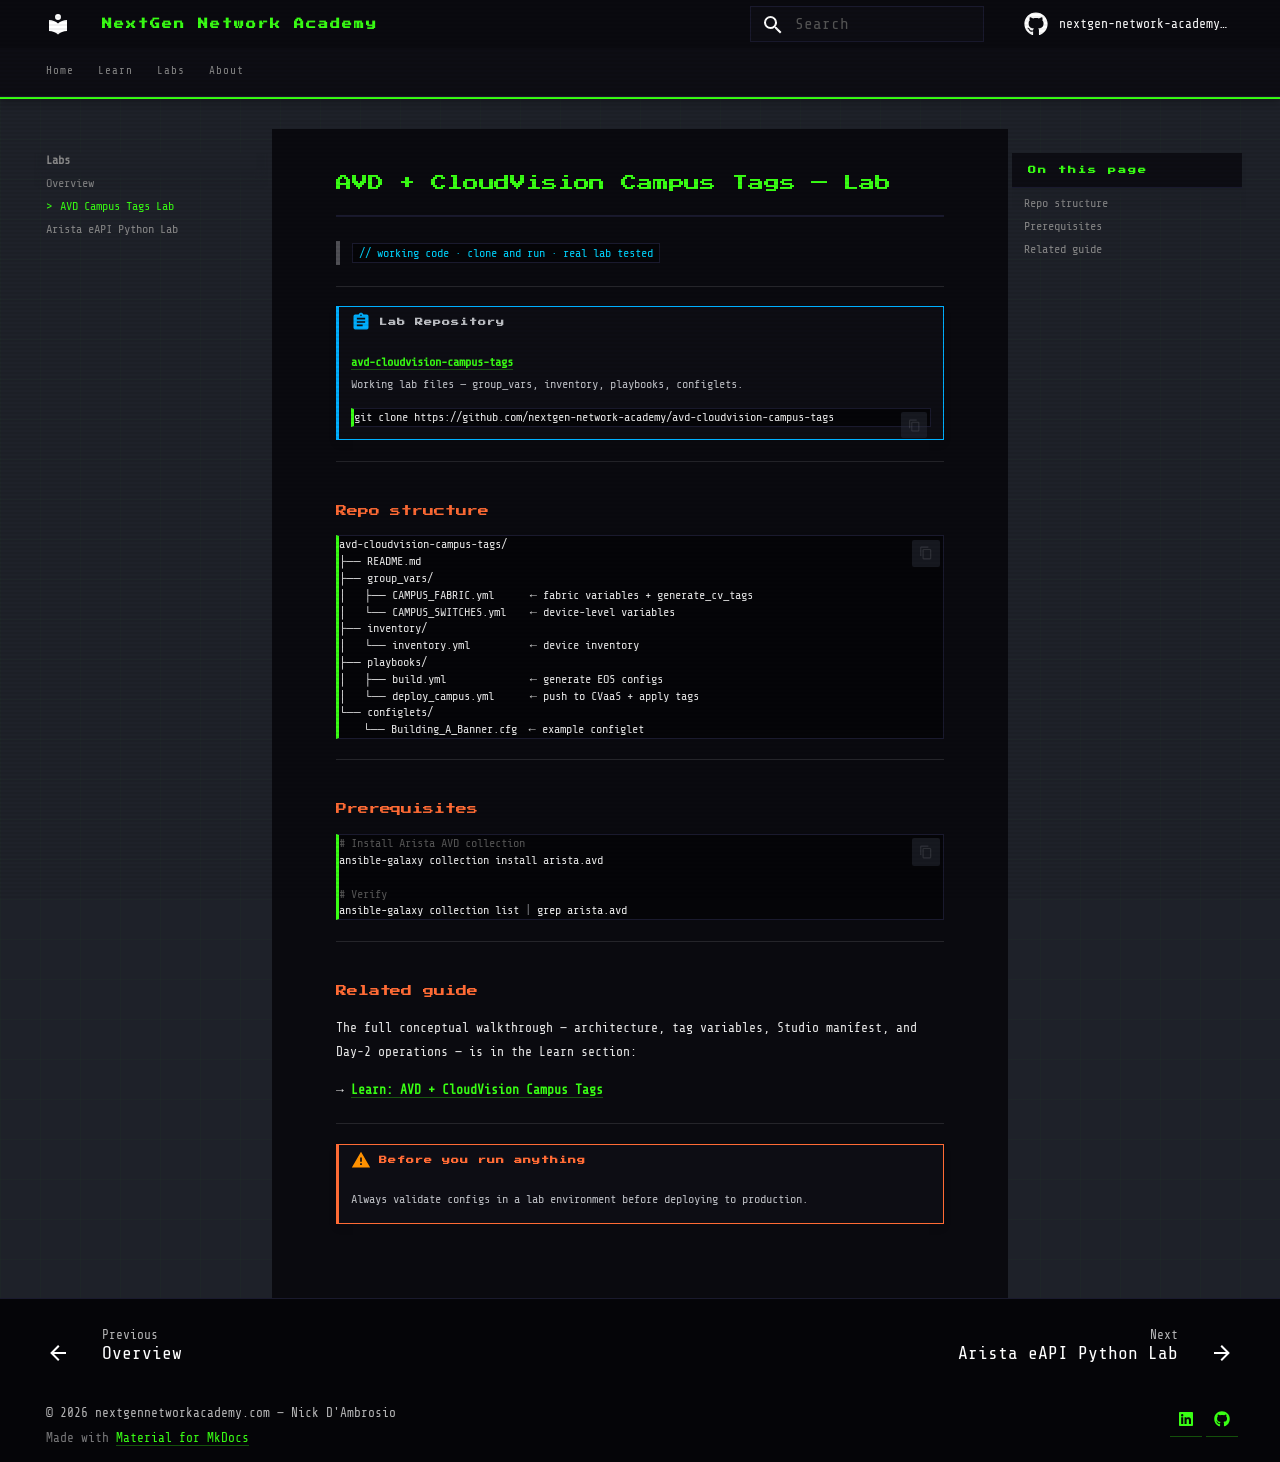
<file: labs/avd-campus-tags/index.html>
<!doctype html>
<html lang="en" class="no-js">
  <head>
    
      <meta charset="utf-8">
      <meta name="viewport" content="width=device-width,initial-scale=1">
      
        <meta name="description" content="Real-world Arista AVD workflows, working lab configs, and step-by-step guides — built by a practitioner, for engineers who actually ship things.">
      
      
        <meta name="author" content="Nick D'Ambrosio">
      
      
        <link rel="canonical" href="https://learn.nextgennetworkacademy.com/labs/avd-campus-tags/">
      
      
        <link rel="prev" href="../">
      
      
        <link rel="next" href="../arista-eapi-python/">
      
      
        
      
      
      <link rel="icon" href="../../assets/images/favicon.png">
      <meta name="generator" content="mkdocs-1.6.1, mkdocs-material-9.7.6">
    
    
      
        <title>AVD Campus Tags Lab - NextGen Network Academy</title>
      
    
    
      <link rel="stylesheet" href="../../assets/stylesheets/main.484c7ddc.min.css">
      
        
        <link rel="stylesheet" href="../../assets/stylesheets/palette.ab4e12ef.min.css">
      
      


    
    
      
    
    
      
        
        
        <link rel="preconnect" href="https://fonts.gstatic.com" crossorigin>
        <link rel="stylesheet" href="https://fonts.googleapis.com/css?family=Share+Tech+Mono:300,300i,400,400i,700,700i%7CShare+Tech+Mono:400,400i,700,700i&display=fallback">
        <style>:root{--md-text-font:"Share Tech Mono";--md-code-font:"Share Tech Mono"}</style>
      
    
    
      <link rel="stylesheet" href="../../stylesheets/extra.css">
    
    <script>__md_scope=new URL("../..",location),__md_hash=e=>[...e].reduce(((e,_)=>(e<<5)-e+_.charCodeAt(0)),0),__md_get=(e,_=localStorage,t=__md_scope)=>JSON.parse(_.getItem(t.pathname+"."+e)),__md_set=(e,_,t=localStorage,a=__md_scope)=>{try{t.setItem(a.pathname+"."+e,JSON.stringify(_))}catch(e){}}</script>
    
      

    
    
  </head>
  
  
    
    
    
    
    
    <body dir="ltr" data-md-color-scheme="slate" data-md-color-primary="custom" data-md-color-accent="custom">
  
    
    <input class="md-toggle" data-md-toggle="drawer" type="checkbox" id="__drawer" autocomplete="off">
    <input class="md-toggle" data-md-toggle="search" type="checkbox" id="__search" autocomplete="off">
    <label class="md-overlay" for="__drawer"></label>
    <div data-md-component="skip">
      
        
        <a href="#avd-cloudvision-campus-tags-lab" class="md-skip">
          Skip to content
        </a>
      
    </div>
    <div data-md-component="announce">
      
    </div>
    
    
      

  

<header class="md-header md-header--shadow md-header--lifted" data-md-component="header">
  <nav class="md-header__inner md-grid" aria-label="Header">
    <a href="../.." title="NextGen Network Academy" class="md-header__button md-logo" aria-label="NextGen Network Academy" data-md-component="logo">
      
  
  <svg xmlns="http://www.w3.org/2000/svg" viewBox="0 0 24 24"><path d="M12 8a3 3 0 0 0 3-3 3 3 0 0 0-3-3 3 3 0 0 0-3 3 3 3 0 0 0 3 3m0 3.54C9.64 9.35 6.5 8 3 8v11c3.5 0 6.64 1.35 9 3.54 2.36-2.19 5.5-3.54 9-3.54V8c-3.5 0-6.64 1.35-9 3.54"/></svg>

    </a>
    <label class="md-header__button md-icon" for="__drawer">
      
      <svg xmlns="http://www.w3.org/2000/svg" viewBox="0 0 24 24"><path d="M3 6h18v2H3zm0 5h18v2H3zm0 5h18v2H3z"/></svg>
    </label>
    <div class="md-header__title" data-md-component="header-title">
      <div class="md-header__ellipsis">
        <div class="md-header__topic">
          <span class="md-ellipsis">
            NextGen Network Academy
          </span>
        </div>
        <div class="md-header__topic" data-md-component="header-topic">
          <span class="md-ellipsis">
            
              AVD Campus Tags Lab
            
          </span>
        </div>
      </div>
    </div>
    
      
    
    
    
    
      
      
        <label class="md-header__button md-icon" for="__search">
          
          <svg xmlns="http://www.w3.org/2000/svg" viewBox="0 0 24 24"><path d="M9.5 3A6.5 6.5 0 0 1 16 9.5c0 1.61-.59 3.09-1.56 4.23l.27.27h.79l5 5-1.5 1.5-5-5v-.79l-.27-.27A6.52 6.52 0 0 1 9.5 16 6.5 6.5 0 0 1 3 9.5 6.5 6.5 0 0 1 9.5 3m0 2C7 5 5 7 5 9.5S7 14 9.5 14 14 12 14 9.5 12 5 9.5 5"/></svg>
        </label>
        <div class="md-search" data-md-component="search" role="dialog">
  <label class="md-search__overlay" for="__search"></label>
  <div class="md-search__inner" role="search">
    <form class="md-search__form" name="search">
      <input type="text" class="md-search__input" name="query" aria-label="Search" placeholder="Search" autocapitalize="off" autocorrect="off" autocomplete="off" spellcheck="false" data-md-component="search-query" required>
      <label class="md-search__icon md-icon" for="__search">
        
        <svg xmlns="http://www.w3.org/2000/svg" viewBox="0 0 24 24"><path d="M9.5 3A6.5 6.5 0 0 1 16 9.5c0 1.61-.59 3.09-1.56 4.23l.27.27h.79l5 5-1.5 1.5-5-5v-.79l-.27-.27A6.52 6.52 0 0 1 9.5 16 6.5 6.5 0 0 1 3 9.5 6.5 6.5 0 0 1 9.5 3m0 2C7 5 5 7 5 9.5S7 14 9.5 14 14 12 14 9.5 12 5 9.5 5"/></svg>
        
        <svg xmlns="http://www.w3.org/2000/svg" viewBox="0 0 24 24"><path d="M20 11v2H8l5.5 5.5-1.42 1.42L4.16 12l7.92-7.92L13.5 5.5 8 11z"/></svg>
      </label>
      <nav class="md-search__options" aria-label="Search">
        
        <button type="reset" class="md-search__icon md-icon" title="Clear" aria-label="Clear" tabindex="-1">
          
          <svg xmlns="http://www.w3.org/2000/svg" viewBox="0 0 24 24"><path d="M19 6.41 17.59 5 12 10.59 6.41 5 5 6.41 10.59 12 5 17.59 6.41 19 12 13.41 17.59 19 19 17.59 13.41 12z"/></svg>
        </button>
      </nav>
      
        <div class="md-search__suggest" data-md-component="search-suggest"></div>
      
    </form>
    <div class="md-search__output">
      <div class="md-search__scrollwrap" tabindex="0" data-md-scrollfix>
        <div class="md-search-result" data-md-component="search-result">
          <div class="md-search-result__meta">
            Initializing search
          </div>
          <ol class="md-search-result__list" role="presentation"></ol>
        </div>
      </div>
    </div>
  </div>
</div>
      
    
    
      <div class="md-header__source">
        <a href="https://github.com/nextgen-network-academy/ngna-content" title="Go to repository" class="md-source" data-md-component="source">
  <div class="md-source__icon md-icon">
    
    <svg xmlns="http://www.w3.org/2000/svg" viewBox="0 0 512 512"><!--! Font Awesome Free 7.1.0 by @fontawesome - https://fontawesome.com License - https://fontawesome.com/license/free (Icons: CC BY 4.0, Fonts: SIL OFL 1.1, Code: MIT License) Copyright 2025 Fonticons, Inc.--><path d="M173.9 397.4c0 2-2.3 3.6-5.2 3.6-3.3.3-5.6-1.3-5.6-3.6 0-2 2.3-3.6 5.2-3.6 3-.3 5.6 1.3 5.6 3.6m-31.1-4.5c-.7 2 1.3 4.3 4.3 4.9 2.6 1 5.6 0 6.2-2s-1.3-4.3-4.3-5.2c-2.6-.7-5.5.3-6.2 2.3m44.2-1.7c-2.9.7-4.9 2.6-4.6 4.9.3 2 2.9 3.3 5.9 2.6 2.9-.7 4.9-2.6 4.6-4.6-.3-1.9-3-3.2-5.9-2.9M252.8 8C114.1 8 8 113.3 8 252c0 110.9 69.8 205.8 169.5 239.2 12.8 2.3 17.3-5.6 17.3-12.1 0-6.2-.3-40.4-.3-61.4 0 0-70 15-84.7-29.8 0 0-11.4-29.1-27.8-36.6 0 0-22.9-15.7 1.6-15.4 0 0 24.9 2 38.6 25.8 21.9 38.6 58.6 27.5 72.9 20.9 2.3-16 8.8-27.1 16-33.7-55.9-6.2-112.3-14.3-112.3-110.5 0-27.5 7.6-41.3 23.6-58.9-2.6-6.5-11.1-33.3 2.6-67.9 20.9-6.5 69 27 69 27 20-5.6 41.5-8.5 62.8-8.5s42.8 2.9 62.8 8.5c0 0 48.1-33.6 69-27 13.7 34.7 5.2 61.4 2.6 67.9 16 17.7 25.8 31.5 25.8 58.9 0 96.5-58.9 104.2-114.8 110.5 9.2 7.9 17 22.9 17 46.4 0 33.7-.3 75.4-.3 83.6 0 6.5 4.6 14.4 17.3 12.1C436.2 457.8 504 362.9 504 252 504 113.3 391.5 8 252.8 8M105.2 352.9c-1.3 1-1 3.3.7 5.2 1.6 1.6 3.9 2.3 5.2 1 1.3-1 1-3.3-.7-5.2-1.6-1.6-3.9-2.3-5.2-1m-10.8-8.1c-.7 1.3.3 2.9 2.3 3.9 1.6 1 3.6.7 4.3-.7.7-1.3-.3-2.9-2.3-3.9-2-.6-3.6-.3-4.3.7m32.4 35.6c-1.6 1.3-1 4.3 1.3 6.2 2.3 2.3 5.2 2.6 6.5 1 1.3-1.3.7-4.3-1.3-6.2-2.2-2.3-5.2-2.6-6.5-1m-11.4-14.7c-1.6 1-1.6 3.6 0 5.9s4.3 3.3 5.6 2.3c1.6-1.3 1.6-3.9 0-6.2-1.4-2.3-4-3.3-5.6-2"/></svg>
  </div>
  <div class="md-source__repository">
    nextgen-network-academy/ngna-content
  </div>
</a>
      </div>
    
  </nav>
  
    
      
<nav class="md-tabs" aria-label="Tabs" data-md-component="tabs">
  <div class="md-grid">
    <ul class="md-tabs__list">
      
        
  
  
  
  
    <li class="md-tabs__item">
      <a href="../.." class="md-tabs__link">
        
  
  
    
  
  Home

      </a>
    </li>
  

      
        
  
  
  
  
    
    
      <li class="md-tabs__item">
        <a href="../../learn/" class="md-tabs__link">
          
  
  
  Learn

        </a>
      </li>
    
  

      
        
  
  
  
    
  
  
    
    
      <li class="md-tabs__item md-tabs__item--active">
        <a href="../" class="md-tabs__link">
          
  
  
  Labs

        </a>
      </li>
    
  

      
        
  
  
  
  
    <li class="md-tabs__item">
      <a href="../../about/" class="md-tabs__link">
        
  
  
    
  
  About

      </a>
    </li>
  

      
    </ul>
  </div>
</nav>
    
  
</header>
    
    <div class="md-container" data-md-component="container">
      
      
        
      
      <main class="md-main" data-md-component="main">
        <div class="md-main__inner md-grid">
          
            
              
              <div class="md-sidebar md-sidebar--primary" data-md-component="sidebar" data-md-type="navigation" >
                <div class="md-sidebar__scrollwrap">
                  <div class="md-sidebar__inner">
                    


  


<nav class="md-nav md-nav--primary md-nav--lifted" aria-label="Navigation" data-md-level="0">
  <label class="md-nav__title" for="__drawer">
    <a href="../.." title="NextGen Network Academy" class="md-nav__button md-logo" aria-label="NextGen Network Academy" data-md-component="logo">
      
  
  <svg xmlns="http://www.w3.org/2000/svg" viewBox="0 0 24 24"><path d="M12 8a3 3 0 0 0 3-3 3 3 0 0 0-3-3 3 3 0 0 0-3 3 3 3 0 0 0 3 3m0 3.54C9.64 9.35 6.5 8 3 8v11c3.5 0 6.64 1.35 9 3.54 2.36-2.19 5.5-3.54 9-3.54V8c-3.5 0-6.64 1.35-9 3.54"/></svg>

    </a>
    NextGen Network Academy
  </label>
  
    <div class="md-nav__source">
      <a href="https://github.com/nextgen-network-academy/ngna-content" title="Go to repository" class="md-source" data-md-component="source">
  <div class="md-source__icon md-icon">
    
    <svg xmlns="http://www.w3.org/2000/svg" viewBox="0 0 512 512"><!--! Font Awesome Free 7.1.0 by @fontawesome - https://fontawesome.com License - https://fontawesome.com/license/free (Icons: CC BY 4.0, Fonts: SIL OFL 1.1, Code: MIT License) Copyright 2025 Fonticons, Inc.--><path d="M173.9 397.4c0 2-2.3 3.6-5.2 3.6-3.3.3-5.6-1.3-5.6-3.6 0-2 2.3-3.6 5.2-3.6 3-.3 5.6 1.3 5.6 3.6m-31.1-4.5c-.7 2 1.3 4.3 4.3 4.9 2.6 1 5.6 0 6.2-2s-1.3-4.3-4.3-5.2c-2.6-.7-5.5.3-6.2 2.3m44.2-1.7c-2.9.7-4.9 2.6-4.6 4.9.3 2 2.9 3.3 5.9 2.6 2.9-.7 4.9-2.6 4.6-4.6-.3-1.9-3-3.2-5.9-2.9M252.8 8C114.1 8 8 113.3 8 252c0 110.9 69.8 205.8 169.5 239.2 12.8 2.3 17.3-5.6 17.3-12.1 0-6.2-.3-40.4-.3-61.4 0 0-70 15-84.7-29.8 0 0-11.4-29.1-27.8-36.6 0 0-22.9-15.7 1.6-15.4 0 0 24.9 2 38.6 25.8 21.9 38.6 58.6 27.5 72.9 20.9 2.3-16 8.8-27.1 16-33.7-55.9-6.2-112.3-14.3-112.3-110.5 0-27.5 7.6-41.3 23.6-58.9-2.6-6.5-11.1-33.3 2.6-67.9 20.9-6.5 69 27 69 27 20-5.6 41.5-8.5 62.8-8.5s42.8 2.9 62.8 8.5c0 0 48.1-33.6 69-27 13.7 34.7 5.2 61.4 2.6 67.9 16 17.7 25.8 31.5 25.8 58.9 0 96.5-58.9 104.2-114.8 110.5 9.2 7.9 17 22.9 17 46.4 0 33.7-.3 75.4-.3 83.6 0 6.5 4.6 14.4 17.3 12.1C436.2 457.8 504 362.9 504 252 504 113.3 391.5 8 252.8 8M105.2 352.9c-1.3 1-1 3.3.7 5.2 1.6 1.6 3.9 2.3 5.2 1 1.3-1 1-3.3-.7-5.2-1.6-1.6-3.9-2.3-5.2-1m-10.8-8.1c-.7 1.3.3 2.9 2.3 3.9 1.6 1 3.6.7 4.3-.7.7-1.3-.3-2.9-2.3-3.9-2-.6-3.6-.3-4.3.7m32.4 35.6c-1.6 1.3-1 4.3 1.3 6.2 2.3 2.3 5.2 2.6 6.5 1 1.3-1.3.7-4.3-1.3-6.2-2.2-2.3-5.2-2.6-6.5-1m-11.4-14.7c-1.6 1-1.6 3.6 0 5.9s4.3 3.3 5.6 2.3c1.6-1.3 1.6-3.9 0-6.2-1.4-2.3-4-3.3-5.6-2"/></svg>
  </div>
  <div class="md-source__repository">
    nextgen-network-academy/ngna-content
  </div>
</a>
    </div>
  
  <ul class="md-nav__list" data-md-scrollfix>
    
      
      
  
  
  
  
    <li class="md-nav__item">
      <a href="../.." class="md-nav__link">
        
  
  
  <span class="md-ellipsis">
    
  
    Home
  

    
  </span>
  
  

      </a>
    </li>
  

    
      
      
  
  
  
  
    
    
    
    
      
      
        
      
    
    
    <li class="md-nav__item md-nav__item--nested">
      
        
        
          
        
        <input class="md-nav__toggle md-toggle md-toggle--indeterminate" type="checkbox" id="__nav_2" >
        
          
          <label class="md-nav__link" for="__nav_2" id="__nav_2_label" tabindex="0">
            
  
  
  <span class="md-ellipsis">
    
  
    Learn
  

    
  </span>
  
  

            <span class="md-nav__icon md-icon"></span>
          </label>
        
        <nav class="md-nav" data-md-level="1" aria-labelledby="__nav_2_label" aria-expanded="false">
          <label class="md-nav__title" for="__nav_2">
            <span class="md-nav__icon md-icon"></span>
            
  
    Learn
  

          </label>
          <ul class="md-nav__list" data-md-scrollfix>
            
              
                
  
  
  
  
    <li class="md-nav__item">
      <a href="../../learn/" class="md-nav__link">
        
  
  
  <span class="md-ellipsis">
    
  
    Overview
  

    
  </span>
  
  

      </a>
    </li>
  

              
            
              
                
  
  
  
  
    
    
    
    
      
      
        
      
    
    
    <li class="md-nav__item md-nav__item--nested">
      
        
        
          
        
        <input class="md-nav__toggle md-toggle md-toggle--indeterminate" type="checkbox" id="__nav_2_2" >
        
          
          <label class="md-nav__link" for="__nav_2_2" id="__nav_2_2_label" tabindex="0">
            
  
  
  <span class="md-ellipsis">
    
  
    Foundations
  

    
  </span>
  
  

            <span class="md-nav__icon md-icon"></span>
          </label>
        
        <nav class="md-nav" data-md-level="2" aria-labelledby="__nav_2_2_label" aria-expanded="false">
          <label class="md-nav__title" for="__nav_2_2">
            <span class="md-nav__icon md-icon"></span>
            
  
    Foundations
  

          </label>
          <ul class="md-nav__list" data-md-scrollfix>
            
              
                
  
  
  
  
    <li class="md-nav__item">
      <a href="../../learn/foundations/" class="md-nav__link">
        
  
  
  <span class="md-ellipsis">
    
  
    Overview
  

    
  </span>
  
  

      </a>
    </li>
  

              
            
          </ul>
        </nav>
      
    </li>
  

              
            
              
                
  
  
  
  
    
    
    
    
      
      
        
      
    
    
    <li class="md-nav__item md-nav__item--nested">
      
        
        
          
        
        <input class="md-nav__toggle md-toggle md-toggle--indeterminate" type="checkbox" id="__nav_2_3" >
        
          
          <label class="md-nav__link" for="__nav_2_3" id="__nav_2_3_label" tabindex="0">
            
  
  
  <span class="md-ellipsis">
    
  
    NetOps
  

    
  </span>
  
  

            <span class="md-nav__icon md-icon"></span>
          </label>
        
        <nav class="md-nav" data-md-level="2" aria-labelledby="__nav_2_3_label" aria-expanded="false">
          <label class="md-nav__title" for="__nav_2_3">
            <span class="md-nav__icon md-icon"></span>
            
  
    NetOps
  

          </label>
          <ul class="md-nav__list" data-md-scrollfix>
            
              
                
  
  
  
  
    <li class="md-nav__item">
      <a href="../../learn/netops/" class="md-nav__link">
        
  
  
  <span class="md-ellipsis">
    
  
    Overview
  

    
  </span>
  
  

      </a>
    </li>
  

              
            
              
                
  
  
  
  
    <li class="md-nav__item">
      <a href="../../learn/netops/arista-eapi-python/" class="md-nav__link">
        
  
  
  <span class="md-ellipsis">
    
  
    Arista eAPI with Python
  

    
  </span>
  
  

      </a>
    </li>
  

              
            
          </ul>
        </nav>
      
    </li>
  

              
            
              
                
  
  
  
  
    
    
    
    
      
      
        
      
    
    
    <li class="md-nav__item md-nav__item--nested">
      
        
        
          
        
        <input class="md-nav__toggle md-toggle md-toggle--indeterminate" type="checkbox" id="__nav_2_4" >
        
          
          <label class="md-nav__link" for="__nav_2_4" id="__nav_2_4_label" tabindex="0">
            
  
  
  <span class="md-ellipsis">
    
  
    GitOps
  

    
  </span>
  
  

            <span class="md-nav__icon md-icon"></span>
          </label>
        
        <nav class="md-nav" data-md-level="2" aria-labelledby="__nav_2_4_label" aria-expanded="false">
          <label class="md-nav__title" for="__nav_2_4">
            <span class="md-nav__icon md-icon"></span>
            
  
    GitOps
  

          </label>
          <ul class="md-nav__list" data-md-scrollfix>
            
              
                
  
  
  
  
    <li class="md-nav__item">
      <a href="../../learn/gitops/" class="md-nav__link">
        
  
  
  <span class="md-ellipsis">
    
  
    Overview
  

    
  </span>
  
  

      </a>
    </li>
  

              
            
              
                
  
  
  
  
    <li class="md-nav__item">
      <a href="../../learn/gitops/avd-campus-tags/" class="md-nav__link">
        
  
  
  <span class="md-ellipsis">
    
  
    AVD Campus Tags
  

    
  </span>
  
  

      </a>
    </li>
  

              
            
          </ul>
        </nav>
      
    </li>
  

              
            
              
                
  
  
  
  
    
    
    
    
      
      
        
      
    
    
    <li class="md-nav__item md-nav__item--nested">
      
        
        
          
        
        <input class="md-nav__toggle md-toggle md-toggle--indeterminate" type="checkbox" id="__nav_2_5" >
        
          
          <label class="md-nav__link" for="__nav_2_5" id="__nav_2_5_label" tabindex="0">
            
  
  
  <span class="md-ellipsis">
    
  
    AIOps
  

    
  </span>
  
  

            <span class="md-nav__icon md-icon"></span>
          </label>
        
        <nav class="md-nav" data-md-level="2" aria-labelledby="__nav_2_5_label" aria-expanded="false">
          <label class="md-nav__title" for="__nav_2_5">
            <span class="md-nav__icon md-icon"></span>
            
  
    AIOps
  

          </label>
          <ul class="md-nav__list" data-md-scrollfix>
            
              
                
  
  
  
  
    <li class="md-nav__item">
      <a href="../../learn/aiops/" class="md-nav__link">
        
  
  
  <span class="md-ellipsis">
    
  
    Overview
  

    
  </span>
  
  

      </a>
    </li>
  

              
            
          </ul>
        </nav>
      
    </li>
  

              
            
          </ul>
        </nav>
      
    </li>
  

    
      
      
  
  
    
  
  
  
    
    
    
    
      
        
        
      
      
        
      
    
    
    <li class="md-nav__item md-nav__item--active md-nav__item--section md-nav__item--nested">
      
        
        
        <input class="md-nav__toggle md-toggle " type="checkbox" id="__nav_3" checked>
        
          
          <label class="md-nav__link" for="__nav_3" id="__nav_3_label" tabindex="">
            
  
  
  <span class="md-ellipsis">
    
  
    Labs
  

    
  </span>
  
  

            <span class="md-nav__icon md-icon"></span>
          </label>
        
        <nav class="md-nav" data-md-level="1" aria-labelledby="__nav_3_label" aria-expanded="true">
          <label class="md-nav__title" for="__nav_3">
            <span class="md-nav__icon md-icon"></span>
            
  
    Labs
  

          </label>
          <ul class="md-nav__list" data-md-scrollfix>
            
              
                
  
  
  
  
    <li class="md-nav__item">
      <a href="../" class="md-nav__link">
        
  
  
  <span class="md-ellipsis">
    
  
    Overview
  

    
  </span>
  
  

      </a>
    </li>
  

              
            
              
                
  
  
    
  
  
  
    <li class="md-nav__item md-nav__item--active">
      
      <input class="md-nav__toggle md-toggle" type="checkbox" id="__toc">
      
      
        
      
      
        <label class="md-nav__link md-nav__link--active" for="__toc">
          
  
  
  <span class="md-ellipsis">
    
  
    AVD Campus Tags Lab
  

    
  </span>
  
  

          <span class="md-nav__icon md-icon"></span>
        </label>
      
      <a href="./" class="md-nav__link md-nav__link--active">
        
  
  
  <span class="md-ellipsis">
    
  
    AVD Campus Tags Lab
  

    
  </span>
  
  

      </a>
      
        

  

<nav class="md-nav md-nav--secondary" aria-label="On this page">
  
  
  
    
  
  
    <label class="md-nav__title" for="__toc">
      <span class="md-nav__icon md-icon"></span>
      On this page
    </label>
    <ul class="md-nav__list" data-md-component="toc" data-md-scrollfix>
      
        <li class="md-nav__item">
  <a href="#repo-structure" class="md-nav__link">
    <span class="md-ellipsis">
      
        Repo structure
      
    </span>
  </a>
  
</li>
      
        <li class="md-nav__item">
  <a href="#prerequisites" class="md-nav__link">
    <span class="md-ellipsis">
      
        Prerequisites
      
    </span>
  </a>
  
</li>
      
        <li class="md-nav__item">
  <a href="#related-guide" class="md-nav__link">
    <span class="md-ellipsis">
      
        Related guide
      
    </span>
  </a>
  
</li>
      
    </ul>
  
</nav>
      
    </li>
  

              
            
              
                
  
  
  
  
    <li class="md-nav__item">
      <a href="../arista-eapi-python/" class="md-nav__link">
        
  
  
  <span class="md-ellipsis">
    
  
    Arista eAPI Python Lab
  

    
  </span>
  
  

      </a>
    </li>
  

              
            
          </ul>
        </nav>
      
    </li>
  

    
      
      
  
  
  
  
    <li class="md-nav__item">
      <a href="../../about/" class="md-nav__link">
        
  
  
  <span class="md-ellipsis">
    
  
    About
  

    
  </span>
  
  

      </a>
    </li>
  

    
  </ul>
</nav>
                  </div>
                </div>
              </div>
            
            
              
              <div class="md-sidebar md-sidebar--secondary" data-md-component="sidebar" data-md-type="toc" >
                <div class="md-sidebar__scrollwrap">
                  <div class="md-sidebar__inner">
                    

  

<nav class="md-nav md-nav--secondary" aria-label="On this page">
  
  
  
    
  
  
    <label class="md-nav__title" for="__toc">
      <span class="md-nav__icon md-icon"></span>
      On this page
    </label>
    <ul class="md-nav__list" data-md-component="toc" data-md-scrollfix>
      
        <li class="md-nav__item">
  <a href="#repo-structure" class="md-nav__link">
    <span class="md-ellipsis">
      
        Repo structure
      
    </span>
  </a>
  
</li>
      
        <li class="md-nav__item">
  <a href="#prerequisites" class="md-nav__link">
    <span class="md-ellipsis">
      
        Prerequisites
      
    </span>
  </a>
  
</li>
      
        <li class="md-nav__item">
  <a href="#related-guide" class="md-nav__link">
    <span class="md-ellipsis">
      
        Related guide
      
    </span>
  </a>
  
</li>
      
    </ul>
  
</nav>
                  </div>
                </div>
              </div>
            
          
          
            <div class="md-content" data-md-component="content">
              
              <article class="md-content__inner md-typeset">
                
                  


  
  


<h1 id="avd-cloudvision-campus-tags-lab">AVD + CloudVision Campus Tags — Lab<a class="headerlink" href="#avd-cloudvision-campus-tags-lab" title="Permanent link">&para;</a></h1>
<blockquote>
<p><code>// working code · clone and run · real lab tested</code></p>
</blockquote>
<hr />
<div class="admonition abstract">
<p class="admonition-title">Lab Repository</p>
<p><strong><a href="https://github.com/nextgen-network-academy/avd-cloudvision-campus-tags">avd-cloudvision-campus-tags</a></strong><br />
Working lab files — group_vars, inventory, playbooks, configlets.</p>
<div class="language-bash highlight"><pre><span></span><code><span id="__span-0-1"><a id="__codelineno-0-1" name="__codelineno-0-1" href="#__codelineno-0-1"></a>git<span class="w"> </span>clone<span class="w"> </span>https://github.com/nextgen-network-academy/avd-cloudvision-campus-tags
</span></code></pre></div>
</div>
<hr />
<h2 id="repo-structure">Repo structure<a class="headerlink" href="#repo-structure" title="Permanent link">&para;</a></h2>
<div class="language-text highlight"><pre><span></span><code><span id="__span-1-1"><a id="__codelineno-1-1" name="__codelineno-1-1" href="#__codelineno-1-1"></a>avd-cloudvision-campus-tags/
</span><span id="__span-1-2"><a id="__codelineno-1-2" name="__codelineno-1-2" href="#__codelineno-1-2"></a>├── README.md
</span><span id="__span-1-3"><a id="__codelineno-1-3" name="__codelineno-1-3" href="#__codelineno-1-3"></a>├── group_vars/
</span><span id="__span-1-4"><a id="__codelineno-1-4" name="__codelineno-1-4" href="#__codelineno-1-4"></a>│   ├── CAMPUS_FABRIC.yml      ← fabric variables + generate_cv_tags
</span><span id="__span-1-5"><a id="__codelineno-1-5" name="__codelineno-1-5" href="#__codelineno-1-5"></a>│   └── CAMPUS_SWITCHES.yml    ← device-level variables
</span><span id="__span-1-6"><a id="__codelineno-1-6" name="__codelineno-1-6" href="#__codelineno-1-6"></a>├── inventory/
</span><span id="__span-1-7"><a id="__codelineno-1-7" name="__codelineno-1-7" href="#__codelineno-1-7"></a>│   └── inventory.yml          ← device inventory
</span><span id="__span-1-8"><a id="__codelineno-1-8" name="__codelineno-1-8" href="#__codelineno-1-8"></a>├── playbooks/
</span><span id="__span-1-9"><a id="__codelineno-1-9" name="__codelineno-1-9" href="#__codelineno-1-9"></a>│   ├── build.yml              ← generate EOS configs
</span><span id="__span-1-10"><a id="__codelineno-1-10" name="__codelineno-1-10" href="#__codelineno-1-10"></a>│   └── deploy_campus.yml      ← push to CVaaS + apply tags
</span><span id="__span-1-11"><a id="__codelineno-1-11" name="__codelineno-1-11" href="#__codelineno-1-11"></a>└── configlets/
</span><span id="__span-1-12"><a id="__codelineno-1-12" name="__codelineno-1-12" href="#__codelineno-1-12"></a>    └── Building_A_Banner.cfg  ← example configlet
</span></code></pre></div>
<hr />
<h2 id="prerequisites">Prerequisites<a class="headerlink" href="#prerequisites" title="Permanent link">&para;</a></h2>
<div class="language-bash highlight"><pre><span></span><code><span id="__span-2-1"><a id="__codelineno-2-1" name="__codelineno-2-1" href="#__codelineno-2-1"></a><span class="c1"># Install Arista AVD collection</span>
</span><span id="__span-2-2"><a id="__codelineno-2-2" name="__codelineno-2-2" href="#__codelineno-2-2"></a>ansible-galaxy<span class="w"> </span>collection<span class="w"> </span>install<span class="w"> </span>arista.avd
</span><span id="__span-2-3"><a id="__codelineno-2-3" name="__codelineno-2-3" href="#__codelineno-2-3"></a>
</span><span id="__span-2-4"><a id="__codelineno-2-4" name="__codelineno-2-4" href="#__codelineno-2-4"></a><span class="c1"># Verify</span>
</span><span id="__span-2-5"><a id="__codelineno-2-5" name="__codelineno-2-5" href="#__codelineno-2-5"></a>ansible-galaxy<span class="w"> </span>collection<span class="w"> </span>list<span class="w"> </span><span class="p">|</span><span class="w"> </span>grep<span class="w"> </span>arista.avd
</span></code></pre></div>
<hr />
<h2 id="related-guide">Related guide<a class="headerlink" href="#related-guide" title="Permanent link">&para;</a></h2>
<p>The full conceptual walkthrough — architecture, tag variables, Studio manifest,
and Day-2 operations — is in the Learn section:</p>
<p>→ <strong><a href="../../learn/gitops/avd-campus-tags/">Learn: AVD + CloudVision Campus Tags</a></strong></p>
<hr />
<div class="admonition warning">
<p class="admonition-title">Before you run anything</p>
<p>Always validate configs in a lab environment before deploying to production.</p>
</div>












                
              </article>
            </div>
          
          
<script>var target=document.getElementById(location.hash.slice(1));target&&target.name&&(target.checked=target.name.startsWith("__tabbed_"))</script>
        </div>
        
          <button type="button" class="md-top md-icon" data-md-component="top" hidden>
  
  <svg xmlns="http://www.w3.org/2000/svg" viewBox="0 0 24 24"><path d="M13 20h-2V8l-5.5 5.5-1.42-1.42L12 4.16l7.92 7.92-1.42 1.42L13 8z"/></svg>
  Back to top
</button>
        
      </main>
      
        <footer class="md-footer">
  
    
      
      <nav class="md-footer__inner md-grid" aria-label="Footer" >
        
          
          <a href="../" class="md-footer__link md-footer__link--prev" aria-label="Previous: Overview">
            <div class="md-footer__button md-icon">
              
              <svg xmlns="http://www.w3.org/2000/svg" viewBox="0 0 24 24"><path d="M20 11v2H8l5.5 5.5-1.42 1.42L4.16 12l7.92-7.92L13.5 5.5 8 11z"/></svg>
            </div>
            <div class="md-footer__title">
              <span class="md-footer__direction">
                Previous
              </span>
              <div class="md-ellipsis">
                Overview
              </div>
            </div>
          </a>
        
        
          
          <a href="../arista-eapi-python/" class="md-footer__link md-footer__link--next" aria-label="Next: Arista eAPI Python Lab">
            <div class="md-footer__title">
              <span class="md-footer__direction">
                Next
              </span>
              <div class="md-ellipsis">
                Arista eAPI Python Lab
              </div>
            </div>
            <div class="md-footer__button md-icon">
              
              <svg xmlns="http://www.w3.org/2000/svg" viewBox="0 0 24 24"><path d="M4 11v2h12l-5.5 5.5 1.42 1.42L19.84 12l-7.92-7.92L10.5 5.5 16 11z"/></svg>
            </div>
          </a>
        
      </nav>
    
  
  <div class="md-footer-meta md-typeset">
    <div class="md-footer-meta__inner md-grid">
      <div class="md-copyright">
  
    <div class="md-copyright__highlight">
      © 2026 nextgennetworkacademy.com — Nick D'Ambrosio
    </div>
  
  
    Made with
    <a href="https://squidfunk.github.io/mkdocs-material/" target="_blank" rel="noopener">
      Material for MkDocs
    </a>
  
</div>
      
        
<div class="md-social">
  
    
    
    
    
    <a href="https://www.linkedin.com/in/nicholas-dambrosio-0381871a/" target="_blank" rel="noopener" title="Nick D&#39;Ambrosio on LinkedIn" class="md-social__link">
      <svg xmlns="http://www.w3.org/2000/svg" viewBox="0 0 448 512"><!--! Font Awesome Free 7.1.0 by @fontawesome - https://fontawesome.com License - https://fontawesome.com/license/free (Icons: CC BY 4.0, Fonts: SIL OFL 1.1, Code: MIT License) Copyright 2025 Fonticons, Inc.--><path d="M416 32H31.9C14.3 32 0 46.5 0 64.3v383.4C0 465.5 14.3 480 31.9 480H416c17.6 0 32-14.5 32-32.3V64.3c0-17.8-14.4-32.3-32-32.3M135.4 416H69V202.2h66.5V416zM102.2 96a38.5 38.5 0 1 1 0 77 38.5 38.5 0 1 1 0-77m282.1 320h-66.4V312c0-24.8-.5-56.7-34.5-56.7-34.6 0-39.9 27-39.9 54.9V416h-66.4V202.2h63.7v29.2h.9c8.9-16.8 30.6-34.5 62.9-34.5 67.2 0 79.7 44.3 79.7 101.9z"/></svg>
    </a>
  
    
    
    
    
    <a href="https://github.com/nextgen-network-academy" target="_blank" rel="noopener" title="NextGen Network Academy on GitHub" class="md-social__link">
      <svg xmlns="http://www.w3.org/2000/svg" viewBox="0 0 512 512"><!--! Font Awesome Free 7.1.0 by @fontawesome - https://fontawesome.com License - https://fontawesome.com/license/free (Icons: CC BY 4.0, Fonts: SIL OFL 1.1, Code: MIT License) Copyright 2025 Fonticons, Inc.--><path d="M173.9 397.4c0 2-2.3 3.6-5.2 3.6-3.3.3-5.6-1.3-5.6-3.6 0-2 2.3-3.6 5.2-3.6 3-.3 5.6 1.3 5.6 3.6m-31.1-4.5c-.7 2 1.3 4.3 4.3 4.9 2.6 1 5.6 0 6.2-2s-1.3-4.3-4.3-5.2c-2.6-.7-5.5.3-6.2 2.3m44.2-1.7c-2.9.7-4.9 2.6-4.6 4.9.3 2 2.9 3.3 5.9 2.6 2.9-.7 4.9-2.6 4.6-4.6-.3-1.9-3-3.2-5.9-2.9M252.8 8C114.1 8 8 113.3 8 252c0 110.9 69.8 205.8 169.5 239.2 12.8 2.3 17.3-5.6 17.3-12.1 0-6.2-.3-40.4-.3-61.4 0 0-70 15-84.7-29.8 0 0-11.4-29.1-27.8-36.6 0 0-22.9-15.7 1.6-15.4 0 0 24.9 2 38.6 25.8 21.9 38.6 58.6 27.5 72.9 20.9 2.3-16 8.8-27.1 16-33.7-55.9-6.2-112.3-14.3-112.3-110.5 0-27.5 7.6-41.3 23.6-58.9-2.6-6.5-11.1-33.3 2.6-67.9 20.9-6.5 69 27 69 27 20-5.6 41.5-8.5 62.8-8.5s42.8 2.9 62.8 8.5c0 0 48.1-33.6 69-27 13.7 34.7 5.2 61.4 2.6 67.9 16 17.7 25.8 31.5 25.8 58.9 0 96.5-58.9 104.2-114.8 110.5 9.2 7.9 17 22.9 17 46.4 0 33.7-.3 75.4-.3 83.6 0 6.5 4.6 14.4 17.3 12.1C436.2 457.8 504 362.9 504 252 504 113.3 391.5 8 252.8 8M105.2 352.9c-1.3 1-1 3.3.7 5.2 1.6 1.6 3.9 2.3 5.2 1 1.3-1 1-3.3-.7-5.2-1.6-1.6-3.9-2.3-5.2-1m-10.8-8.1c-.7 1.3.3 2.9 2.3 3.9 1.6 1 3.6.7 4.3-.7.7-1.3-.3-2.9-2.3-3.9-2-.6-3.6-.3-4.3.7m32.4 35.6c-1.6 1.3-1 4.3 1.3 6.2 2.3 2.3 5.2 2.6 6.5 1 1.3-1.3.7-4.3-1.3-6.2-2.2-2.3-5.2-2.6-6.5-1m-11.4-14.7c-1.6 1-1.6 3.6 0 5.9s4.3 3.3 5.6 2.3c1.6-1.3 1.6-3.9 0-6.2-1.4-2.3-4-3.3-5.6-2"/></svg>
    </a>
  
</div>
      
    </div>
  </div>
</footer>
      
    </div>
    <div class="md-dialog" data-md-component="dialog">
      <div class="md-dialog__inner md-typeset"></div>
    </div>
    
    
    
      
      
      <script id="__config" type="application/json">{"annotate": null, "base": "../..", "features": ["navigation.tabs", "navigation.tabs.sticky", "navigation.sections", "navigation.expand", "navigation.top", "navigation.footer", "content.code.copy", "content.code.annotate", "search.highlight", "search.suggest"], "search": "../../assets/javascripts/workers/search.2c215733.min.js", "tags": null, "translations": {"clipboard.copied": "Copied to clipboard", "clipboard.copy": "Copy to clipboard", "search.result.more.one": "1 more on this page", "search.result.more.other": "# more on this page", "search.result.none": "No matching documents", "search.result.one": "1 matching document", "search.result.other": "# matching documents", "search.result.placeholder": "Type to start searching", "search.result.term.missing": "Missing", "select.version": "Select version"}, "version": null}</script>
    
    
      <script src="../../assets/javascripts/bundle.79ae519e.min.js"></script>
      
    
  </body>
</html>
</file>
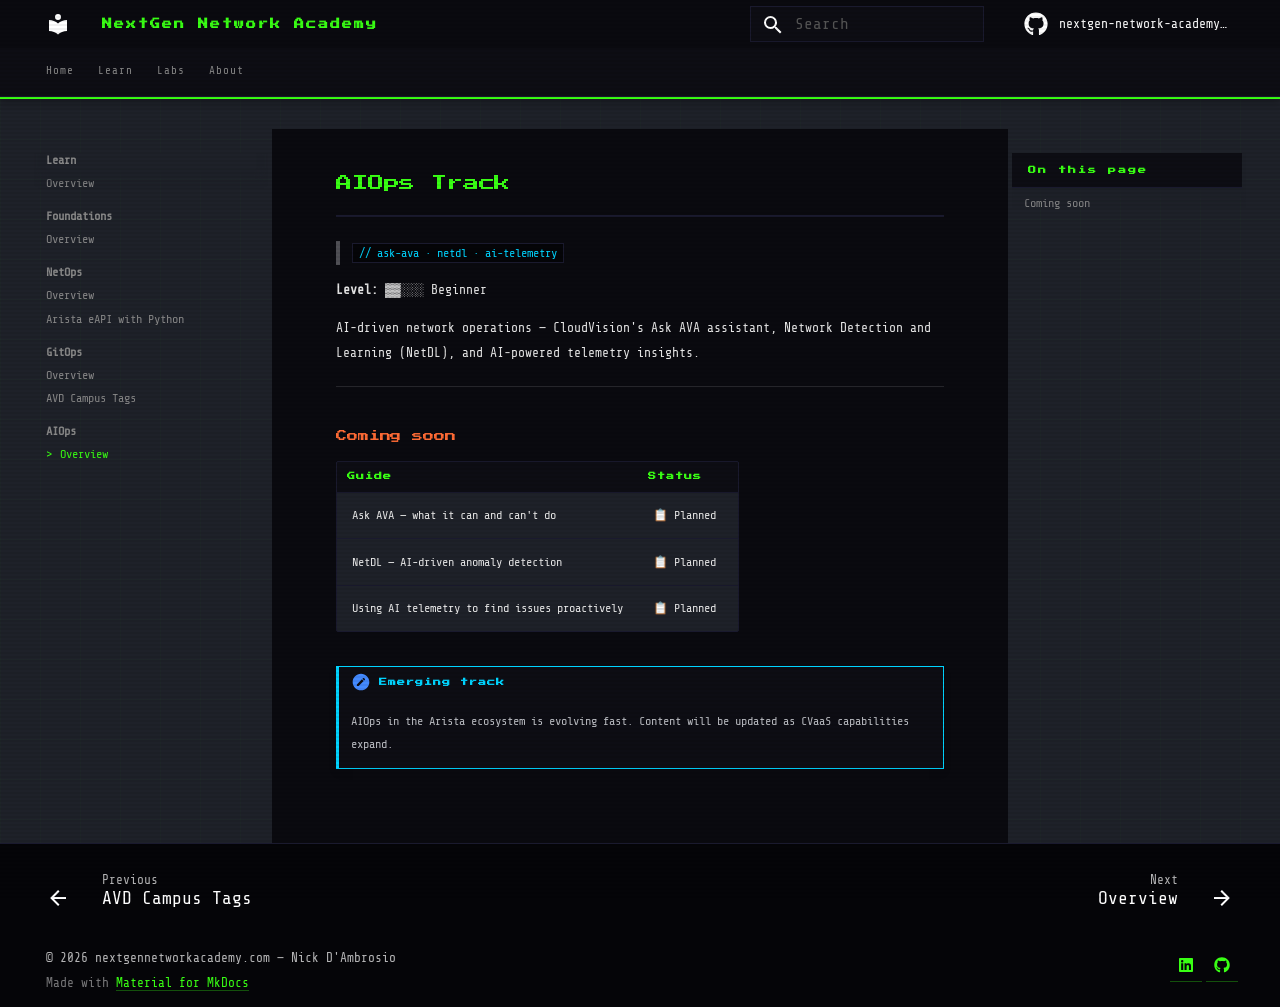
<file: learn/aiops/index.html>
<!doctype html>
<html lang="en" class="no-js">
  <head>
    
      <meta charset="utf-8">
      <meta name="viewport" content="width=device-width,initial-scale=1">
      
        <meta name="description" content="Real-world Arista AVD workflows, working lab configs, and step-by-step guides — built by a practitioner, for engineers who actually ship things.">
      
      
        <meta name="author" content="Nick D'Ambrosio">
      
      
        <link rel="canonical" href="https://learn.nextgennetworkacademy.com/learn/aiops/">
      
      
        <link rel="prev" href="../gitops/avd-campus-tags/">
      
      
        <link rel="next" href="../../labs/">
      
      
        
      
      
      <link rel="icon" href="../../assets/images/favicon.png">
      <meta name="generator" content="mkdocs-1.6.1, mkdocs-material-9.7.6">
    
    
      
        <title>Overview - NextGen Network Academy</title>
      
    
    
      <link rel="stylesheet" href="../../assets/stylesheets/main.484c7ddc.min.css">
      
        
        <link rel="stylesheet" href="../../assets/stylesheets/palette.ab4e12ef.min.css">
      
      


    
    
      
    
    
      
        
        
        <link rel="preconnect" href="https://fonts.gstatic.com" crossorigin>
        <link rel="stylesheet" href="https://fonts.googleapis.com/css?family=Share+Tech+Mono:300,300i,400,400i,700,700i%7CShare+Tech+Mono:400,400i,700,700i&display=fallback">
        <style>:root{--md-text-font:"Share Tech Mono";--md-code-font:"Share Tech Mono"}</style>
      
    
    
      <link rel="stylesheet" href="../../stylesheets/extra.css">
    
    <script>__md_scope=new URL("../..",location),__md_hash=e=>[...e].reduce(((e,_)=>(e<<5)-e+_.charCodeAt(0)),0),__md_get=(e,_=localStorage,t=__md_scope)=>JSON.parse(_.getItem(t.pathname+"."+e)),__md_set=(e,_,t=localStorage,a=__md_scope)=>{try{t.setItem(a.pathname+"."+e,JSON.stringify(_))}catch(e){}}</script>
    
      

    
    
  </head>
  
  
    
    
    
    
    
    <body dir="ltr" data-md-color-scheme="slate" data-md-color-primary="custom" data-md-color-accent="custom">
  
    
    <input class="md-toggle" data-md-toggle="drawer" type="checkbox" id="__drawer" autocomplete="off">
    <input class="md-toggle" data-md-toggle="search" type="checkbox" id="__search" autocomplete="off">
    <label class="md-overlay" for="__drawer"></label>
    <div data-md-component="skip">
      
        
        <a href="#aiops-track" class="md-skip">
          Skip to content
        </a>
      
    </div>
    <div data-md-component="announce">
      
    </div>
    
    
      

  

<header class="md-header md-header--shadow md-header--lifted" data-md-component="header">
  <nav class="md-header__inner md-grid" aria-label="Header">
    <a href="../.." title="NextGen Network Academy" class="md-header__button md-logo" aria-label="NextGen Network Academy" data-md-component="logo">
      
  
  <svg xmlns="http://www.w3.org/2000/svg" viewBox="0 0 24 24"><path d="M12 8a3 3 0 0 0 3-3 3 3 0 0 0-3-3 3 3 0 0 0-3 3 3 3 0 0 0 3 3m0 3.54C9.64 9.35 6.5 8 3 8v11c3.5 0 6.64 1.35 9 3.54 2.36-2.19 5.5-3.54 9-3.54V8c-3.5 0-6.64 1.35-9 3.54"/></svg>

    </a>
    <label class="md-header__button md-icon" for="__drawer">
      
      <svg xmlns="http://www.w3.org/2000/svg" viewBox="0 0 24 24"><path d="M3 6h18v2H3zm0 5h18v2H3zm0 5h18v2H3z"/></svg>
    </label>
    <div class="md-header__title" data-md-component="header-title">
      <div class="md-header__ellipsis">
        <div class="md-header__topic">
          <span class="md-ellipsis">
            NextGen Network Academy
          </span>
        </div>
        <div class="md-header__topic" data-md-component="header-topic">
          <span class="md-ellipsis">
            
              Overview
            
          </span>
        </div>
      </div>
    </div>
    
      
    
    
    
    
      
      
        <label class="md-header__button md-icon" for="__search">
          
          <svg xmlns="http://www.w3.org/2000/svg" viewBox="0 0 24 24"><path d="M9.5 3A6.5 6.5 0 0 1 16 9.5c0 1.61-.59 3.09-1.56 4.23l.27.27h.79l5 5-1.5 1.5-5-5v-.79l-.27-.27A6.52 6.52 0 0 1 9.5 16 6.5 6.5 0 0 1 3 9.5 6.5 6.5 0 0 1 9.5 3m0 2C7 5 5 7 5 9.5S7 14 9.5 14 14 12 14 9.5 12 5 9.5 5"/></svg>
        </label>
        <div class="md-search" data-md-component="search" role="dialog">
  <label class="md-search__overlay" for="__search"></label>
  <div class="md-search__inner" role="search">
    <form class="md-search__form" name="search">
      <input type="text" class="md-search__input" name="query" aria-label="Search" placeholder="Search" autocapitalize="off" autocorrect="off" autocomplete="off" spellcheck="false" data-md-component="search-query" required>
      <label class="md-search__icon md-icon" for="__search">
        
        <svg xmlns="http://www.w3.org/2000/svg" viewBox="0 0 24 24"><path d="M9.5 3A6.5 6.5 0 0 1 16 9.5c0 1.61-.59 3.09-1.56 4.23l.27.27h.79l5 5-1.5 1.5-5-5v-.79l-.27-.27A6.52 6.52 0 0 1 9.5 16 6.5 6.5 0 0 1 3 9.5 6.5 6.5 0 0 1 9.5 3m0 2C7 5 5 7 5 9.5S7 14 9.5 14 14 12 14 9.5 12 5 9.5 5"/></svg>
        
        <svg xmlns="http://www.w3.org/2000/svg" viewBox="0 0 24 24"><path d="M20 11v2H8l5.5 5.5-1.42 1.42L4.16 12l7.92-7.92L13.5 5.5 8 11z"/></svg>
      </label>
      <nav class="md-search__options" aria-label="Search">
        
        <button type="reset" class="md-search__icon md-icon" title="Clear" aria-label="Clear" tabindex="-1">
          
          <svg xmlns="http://www.w3.org/2000/svg" viewBox="0 0 24 24"><path d="M19 6.41 17.59 5 12 10.59 6.41 5 5 6.41 10.59 12 5 17.59 6.41 19 12 13.41 17.59 19 19 17.59 13.41 12z"/></svg>
        </button>
      </nav>
      
        <div class="md-search__suggest" data-md-component="search-suggest"></div>
      
    </form>
    <div class="md-search__output">
      <div class="md-search__scrollwrap" tabindex="0" data-md-scrollfix>
        <div class="md-search-result" data-md-component="search-result">
          <div class="md-search-result__meta">
            Initializing search
          </div>
          <ol class="md-search-result__list" role="presentation"></ol>
        </div>
      </div>
    </div>
  </div>
</div>
      
    
    
      <div class="md-header__source">
        <a href="https://github.com/nextgen-network-academy/ngna-content" title="Go to repository" class="md-source" data-md-component="source">
  <div class="md-source__icon md-icon">
    
    <svg xmlns="http://www.w3.org/2000/svg" viewBox="0 0 512 512"><!--! Font Awesome Free 7.1.0 by @fontawesome - https://fontawesome.com License - https://fontawesome.com/license/free (Icons: CC BY 4.0, Fonts: SIL OFL 1.1, Code: MIT License) Copyright 2025 Fonticons, Inc.--><path d="M173.9 397.4c0 2-2.3 3.6-5.2 3.6-3.3.3-5.6-1.3-5.6-3.6 0-2 2.3-3.6 5.2-3.6 3-.3 5.6 1.3 5.6 3.6m-31.1-4.5c-.7 2 1.3 4.3 4.3 4.9 2.6 1 5.6 0 6.2-2s-1.3-4.3-4.3-5.2c-2.6-.7-5.5.3-6.2 2.3m44.2-1.7c-2.9.7-4.9 2.6-4.6 4.9.3 2 2.9 3.3 5.9 2.6 2.9-.7 4.9-2.6 4.6-4.6-.3-1.9-3-3.2-5.9-2.9M252.8 8C114.1 8 8 113.3 8 252c0 110.9 69.8 205.8 169.5 239.2 12.8 2.3 17.3-5.6 17.3-12.1 0-6.2-.3-40.4-.3-61.4 0 0-70 15-84.7-29.8 0 0-11.4-29.1-27.8-36.6 0 0-22.9-15.7 1.6-15.4 0 0 24.9 2 38.6 25.8 21.9 38.6 58.6 27.5 72.9 20.9 2.3-16 8.8-27.1 16-33.7-55.9-6.2-112.3-14.3-112.3-110.5 0-27.5 7.6-41.3 23.6-58.9-2.6-6.5-11.1-33.3 2.6-67.9 20.9-6.5 69 27 69 27 20-5.6 41.5-8.5 62.8-8.5s42.8 2.9 62.8 8.5c0 0 48.1-33.6 69-27 13.7 34.7 5.2 61.4 2.6 67.9 16 17.7 25.8 31.5 25.8 58.9 0 96.5-58.9 104.2-114.8 110.5 9.2 7.9 17 22.9 17 46.4 0 33.7-.3 75.4-.3 83.6 0 6.5 4.6 14.4 17.3 12.1C436.2 457.8 504 362.9 504 252 504 113.3 391.5 8 252.8 8M105.2 352.9c-1.3 1-1 3.3.7 5.2 1.6 1.6 3.9 2.3 5.2 1 1.3-1 1-3.3-.7-5.2-1.6-1.6-3.9-2.3-5.2-1m-10.8-8.1c-.7 1.3.3 2.9 2.3 3.9 1.6 1 3.6.7 4.3-.7.7-1.3-.3-2.9-2.3-3.9-2-.6-3.6-.3-4.3.7m32.4 35.6c-1.6 1.3-1 4.3 1.3 6.2 2.3 2.3 5.2 2.6 6.5 1 1.3-1.3.7-4.3-1.3-6.2-2.2-2.3-5.2-2.6-6.5-1m-11.4-14.7c-1.6 1-1.6 3.6 0 5.9s4.3 3.3 5.6 2.3c1.6-1.3 1.6-3.9 0-6.2-1.4-2.3-4-3.3-5.6-2"/></svg>
  </div>
  <div class="md-source__repository">
    nextgen-network-academy/ngna-content
  </div>
</a>
      </div>
    
  </nav>
  
    
      
<nav class="md-tabs" aria-label="Tabs" data-md-component="tabs">
  <div class="md-grid">
    <ul class="md-tabs__list">
      
        
  
  
  
  
    <li class="md-tabs__item">
      <a href="../.." class="md-tabs__link">
        
  
  
    
  
  Home

      </a>
    </li>
  

      
        
  
  
  
    
  
  
    
    
      <li class="md-tabs__item md-tabs__item--active">
        <a href="../" class="md-tabs__link">
          
  
  
  Learn

        </a>
      </li>
    
  

      
        
  
  
  
  
    
    
      <li class="md-tabs__item">
        <a href="../../labs/" class="md-tabs__link">
          
  
  
  Labs

        </a>
      </li>
    
  

      
        
  
  
  
  
    <li class="md-tabs__item">
      <a href="../../about/" class="md-tabs__link">
        
  
  
    
  
  About

      </a>
    </li>
  

      
    </ul>
  </div>
</nav>
    
  
</header>
    
    <div class="md-container" data-md-component="container">
      
      
        
      
      <main class="md-main" data-md-component="main">
        <div class="md-main__inner md-grid">
          
            
              
              <div class="md-sidebar md-sidebar--primary" data-md-component="sidebar" data-md-type="navigation" >
                <div class="md-sidebar__scrollwrap">
                  <div class="md-sidebar__inner">
                    


  


<nav class="md-nav md-nav--primary md-nav--lifted" aria-label="Navigation" data-md-level="0">
  <label class="md-nav__title" for="__drawer">
    <a href="../.." title="NextGen Network Academy" class="md-nav__button md-logo" aria-label="NextGen Network Academy" data-md-component="logo">
      
  
  <svg xmlns="http://www.w3.org/2000/svg" viewBox="0 0 24 24"><path d="M12 8a3 3 0 0 0 3-3 3 3 0 0 0-3-3 3 3 0 0 0-3 3 3 3 0 0 0 3 3m0 3.54C9.64 9.35 6.5 8 3 8v11c3.5 0 6.64 1.35 9 3.54 2.36-2.19 5.5-3.54 9-3.54V8c-3.5 0-6.64 1.35-9 3.54"/></svg>

    </a>
    NextGen Network Academy
  </label>
  
    <div class="md-nav__source">
      <a href="https://github.com/nextgen-network-academy/ngna-content" title="Go to repository" class="md-source" data-md-component="source">
  <div class="md-source__icon md-icon">
    
    <svg xmlns="http://www.w3.org/2000/svg" viewBox="0 0 512 512"><!--! Font Awesome Free 7.1.0 by @fontawesome - https://fontawesome.com License - https://fontawesome.com/license/free (Icons: CC BY 4.0, Fonts: SIL OFL 1.1, Code: MIT License) Copyright 2025 Fonticons, Inc.--><path d="M173.9 397.4c0 2-2.3 3.6-5.2 3.6-3.3.3-5.6-1.3-5.6-3.6 0-2 2.3-3.6 5.2-3.6 3-.3 5.6 1.3 5.6 3.6m-31.1-4.5c-.7 2 1.3 4.3 4.3 4.9 2.6 1 5.6 0 6.2-2s-1.3-4.3-4.3-5.2c-2.6-.7-5.5.3-6.2 2.3m44.2-1.7c-2.9.7-4.9 2.6-4.6 4.9.3 2 2.9 3.3 5.9 2.6 2.9-.7 4.9-2.6 4.6-4.6-.3-1.9-3-3.2-5.9-2.9M252.8 8C114.1 8 8 113.3 8 252c0 110.9 69.8 205.8 169.5 239.2 12.8 2.3 17.3-5.6 17.3-12.1 0-6.2-.3-40.4-.3-61.4 0 0-70 15-84.7-29.8 0 0-11.4-29.1-27.8-36.6 0 0-22.9-15.7 1.6-15.4 0 0 24.9 2 38.6 25.8 21.9 38.6 58.6 27.5 72.9 20.9 2.3-16 8.8-27.1 16-33.7-55.9-6.2-112.3-14.3-112.3-110.5 0-27.5 7.6-41.3 23.6-58.9-2.6-6.5-11.1-33.3 2.6-67.9 20.9-6.5 69 27 69 27 20-5.6 41.5-8.5 62.8-8.5s42.8 2.9 62.8 8.5c0 0 48.1-33.6 69-27 13.7 34.7 5.2 61.4 2.6 67.9 16 17.7 25.8 31.5 25.8 58.9 0 96.5-58.9 104.2-114.8 110.5 9.2 7.9 17 22.9 17 46.4 0 33.7-.3 75.4-.3 83.6 0 6.5 4.6 14.4 17.3 12.1C436.2 457.8 504 362.9 504 252 504 113.3 391.5 8 252.8 8M105.2 352.9c-1.3 1-1 3.3.7 5.2 1.6 1.6 3.9 2.3 5.2 1 1.3-1 1-3.3-.7-5.2-1.6-1.6-3.9-2.3-5.2-1m-10.8-8.1c-.7 1.3.3 2.9 2.3 3.9 1.6 1 3.6.7 4.3-.7.7-1.3-.3-2.9-2.3-3.9-2-.6-3.6-.3-4.3.7m32.4 35.6c-1.6 1.3-1 4.3 1.3 6.2 2.3 2.3 5.2 2.6 6.5 1 1.3-1.3.7-4.3-1.3-6.2-2.2-2.3-5.2-2.6-6.5-1m-11.4-14.7c-1.6 1-1.6 3.6 0 5.9s4.3 3.3 5.6 2.3c1.6-1.3 1.6-3.9 0-6.2-1.4-2.3-4-3.3-5.6-2"/></svg>
  </div>
  <div class="md-source__repository">
    nextgen-network-academy/ngna-content
  </div>
</a>
    </div>
  
  <ul class="md-nav__list" data-md-scrollfix>
    
      
      
  
  
  
  
    <li class="md-nav__item">
      <a href="../.." class="md-nav__link">
        
  
  
  <span class="md-ellipsis">
    
  
    Home
  

    
  </span>
  
  

      </a>
    </li>
  

    
      
      
  
  
    
  
  
  
    
    
    
    
      
        
        
      
      
        
      
    
    
    <li class="md-nav__item md-nav__item--active md-nav__item--section md-nav__item--nested">
      
        
        
        <input class="md-nav__toggle md-toggle " type="checkbox" id="__nav_2" checked>
        
          
          <label class="md-nav__link" for="__nav_2" id="__nav_2_label" tabindex="">
            
  
  
  <span class="md-ellipsis">
    
  
    Learn
  

    
  </span>
  
  

            <span class="md-nav__icon md-icon"></span>
          </label>
        
        <nav class="md-nav" data-md-level="1" aria-labelledby="__nav_2_label" aria-expanded="true">
          <label class="md-nav__title" for="__nav_2">
            <span class="md-nav__icon md-icon"></span>
            
  
    Learn
  

          </label>
          <ul class="md-nav__list" data-md-scrollfix>
            
              
                
  
  
  
  
    <li class="md-nav__item">
      <a href="../" class="md-nav__link">
        
  
  
  <span class="md-ellipsis">
    
  
    Overview
  

    
  </span>
  
  

      </a>
    </li>
  

              
            
              
                
  
  
  
  
    
    
    
    
      
      
        
          
          
        
      
    
    
    <li class="md-nav__item md-nav__item--section md-nav__item--nested">
      
        
        
          
        
        <input class="md-nav__toggle md-toggle md-toggle--indeterminate" type="checkbox" id="__nav_2_2" >
        
          
          <label class="md-nav__link" for="__nav_2_2" id="__nav_2_2_label" tabindex="">
            
  
  
  <span class="md-ellipsis">
    
  
    Foundations
  

    
  </span>
  
  

            <span class="md-nav__icon md-icon"></span>
          </label>
        
        <nav class="md-nav" data-md-level="2" aria-labelledby="__nav_2_2_label" aria-expanded="false">
          <label class="md-nav__title" for="__nav_2_2">
            <span class="md-nav__icon md-icon"></span>
            
  
    Foundations
  

          </label>
          <ul class="md-nav__list" data-md-scrollfix>
            
              
                
  
  
  
  
    <li class="md-nav__item">
      <a href="../foundations/" class="md-nav__link">
        
  
  
  <span class="md-ellipsis">
    
  
    Overview
  

    
  </span>
  
  

      </a>
    </li>
  

              
            
          </ul>
        </nav>
      
    </li>
  

              
            
              
                
  
  
  
  
    
    
    
    
      
      
        
          
          
        
      
    
    
    <li class="md-nav__item md-nav__item--section md-nav__item--nested">
      
        
        
          
        
        <input class="md-nav__toggle md-toggle md-toggle--indeterminate" type="checkbox" id="__nav_2_3" >
        
          
          <label class="md-nav__link" for="__nav_2_3" id="__nav_2_3_label" tabindex="">
            
  
  
  <span class="md-ellipsis">
    
  
    NetOps
  

    
  </span>
  
  

            <span class="md-nav__icon md-icon"></span>
          </label>
        
        <nav class="md-nav" data-md-level="2" aria-labelledby="__nav_2_3_label" aria-expanded="false">
          <label class="md-nav__title" for="__nav_2_3">
            <span class="md-nav__icon md-icon"></span>
            
  
    NetOps
  

          </label>
          <ul class="md-nav__list" data-md-scrollfix>
            
              
                
  
  
  
  
    <li class="md-nav__item">
      <a href="../netops/" class="md-nav__link">
        
  
  
  <span class="md-ellipsis">
    
  
    Overview
  

    
  </span>
  
  

      </a>
    </li>
  

              
            
              
                
  
  
  
  
    <li class="md-nav__item">
      <a href="../netops/arista-eapi-python/" class="md-nav__link">
        
  
  
  <span class="md-ellipsis">
    
  
    Arista eAPI with Python
  

    
  </span>
  
  

      </a>
    </li>
  

              
            
          </ul>
        </nav>
      
    </li>
  

              
            
              
                
  
  
  
  
    
    
    
    
      
      
        
          
          
        
      
    
    
    <li class="md-nav__item md-nav__item--section md-nav__item--nested">
      
        
        
          
        
        <input class="md-nav__toggle md-toggle md-toggle--indeterminate" type="checkbox" id="__nav_2_4" >
        
          
          <label class="md-nav__link" for="__nav_2_4" id="__nav_2_4_label" tabindex="">
            
  
  
  <span class="md-ellipsis">
    
  
    GitOps
  

    
  </span>
  
  

            <span class="md-nav__icon md-icon"></span>
          </label>
        
        <nav class="md-nav" data-md-level="2" aria-labelledby="__nav_2_4_label" aria-expanded="false">
          <label class="md-nav__title" for="__nav_2_4">
            <span class="md-nav__icon md-icon"></span>
            
  
    GitOps
  

          </label>
          <ul class="md-nav__list" data-md-scrollfix>
            
              
                
  
  
  
  
    <li class="md-nav__item">
      <a href="../gitops/" class="md-nav__link">
        
  
  
  <span class="md-ellipsis">
    
  
    Overview
  

    
  </span>
  
  

      </a>
    </li>
  

              
            
              
                
  
  
  
  
    <li class="md-nav__item">
      <a href="../gitops/avd-campus-tags/" class="md-nav__link">
        
  
  
  <span class="md-ellipsis">
    
  
    AVD Campus Tags
  

    
  </span>
  
  

      </a>
    </li>
  

              
            
          </ul>
        </nav>
      
    </li>
  

              
            
              
                
  
  
    
  
  
  
    
    
    
    
      
      
        
          
          
        
      
    
    
    <li class="md-nav__item md-nav__item--active md-nav__item--section md-nav__item--nested">
      
        
        
        <input class="md-nav__toggle md-toggle " type="checkbox" id="__nav_2_5" checked>
        
          
          <label class="md-nav__link" for="__nav_2_5" id="__nav_2_5_label" tabindex="">
            
  
  
  <span class="md-ellipsis">
    
  
    AIOps
  

    
  </span>
  
  

            <span class="md-nav__icon md-icon"></span>
          </label>
        
        <nav class="md-nav" data-md-level="2" aria-labelledby="__nav_2_5_label" aria-expanded="true">
          <label class="md-nav__title" for="__nav_2_5">
            <span class="md-nav__icon md-icon"></span>
            
  
    AIOps
  

          </label>
          <ul class="md-nav__list" data-md-scrollfix>
            
              
                
  
  
    
  
  
  
    <li class="md-nav__item md-nav__item--active">
      
      <input class="md-nav__toggle md-toggle" type="checkbox" id="__toc">
      
      
        
      
      
        <label class="md-nav__link md-nav__link--active" for="__toc">
          
  
  
  <span class="md-ellipsis">
    
  
    Overview
  

    
  </span>
  
  

          <span class="md-nav__icon md-icon"></span>
        </label>
      
      <a href="./" class="md-nav__link md-nav__link--active">
        
  
  
  <span class="md-ellipsis">
    
  
    Overview
  

    
  </span>
  
  

      </a>
      
        

  

<nav class="md-nav md-nav--secondary" aria-label="On this page">
  
  
  
    
  
  
    <label class="md-nav__title" for="__toc">
      <span class="md-nav__icon md-icon"></span>
      On this page
    </label>
    <ul class="md-nav__list" data-md-component="toc" data-md-scrollfix>
      
        <li class="md-nav__item">
  <a href="#coming-soon" class="md-nav__link">
    <span class="md-ellipsis">
      
        Coming soon
      
    </span>
  </a>
  
</li>
      
    </ul>
  
</nav>
      
    </li>
  

              
            
          </ul>
        </nav>
      
    </li>
  

              
            
          </ul>
        </nav>
      
    </li>
  

    
      
      
  
  
  
  
    
    
    
    
      
      
        
      
    
    
    <li class="md-nav__item md-nav__item--nested">
      
        
        
          
        
        <input class="md-nav__toggle md-toggle md-toggle--indeterminate" type="checkbox" id="__nav_3" >
        
          
          <label class="md-nav__link" for="__nav_3" id="__nav_3_label" tabindex="0">
            
  
  
  <span class="md-ellipsis">
    
  
    Labs
  

    
  </span>
  
  

            <span class="md-nav__icon md-icon"></span>
          </label>
        
        <nav class="md-nav" data-md-level="1" aria-labelledby="__nav_3_label" aria-expanded="false">
          <label class="md-nav__title" for="__nav_3">
            <span class="md-nav__icon md-icon"></span>
            
  
    Labs
  

          </label>
          <ul class="md-nav__list" data-md-scrollfix>
            
              
                
  
  
  
  
    <li class="md-nav__item">
      <a href="../../labs/" class="md-nav__link">
        
  
  
  <span class="md-ellipsis">
    
  
    Overview
  

    
  </span>
  
  

      </a>
    </li>
  

              
            
              
                
  
  
  
  
    <li class="md-nav__item">
      <a href="../../labs/avd-campus-tags/" class="md-nav__link">
        
  
  
  <span class="md-ellipsis">
    
  
    AVD Campus Tags Lab
  

    
  </span>
  
  

      </a>
    </li>
  

              
            
              
                
  
  
  
  
    <li class="md-nav__item">
      <a href="../../labs/arista-eapi-python/" class="md-nav__link">
        
  
  
  <span class="md-ellipsis">
    
  
    Arista eAPI Python Lab
  

    
  </span>
  
  

      </a>
    </li>
  

              
            
          </ul>
        </nav>
      
    </li>
  

    
      
      
  
  
  
  
    <li class="md-nav__item">
      <a href="../../about/" class="md-nav__link">
        
  
  
  <span class="md-ellipsis">
    
  
    About
  

    
  </span>
  
  

      </a>
    </li>
  

    
  </ul>
</nav>
                  </div>
                </div>
              </div>
            
            
              
              <div class="md-sidebar md-sidebar--secondary" data-md-component="sidebar" data-md-type="toc" >
                <div class="md-sidebar__scrollwrap">
                  <div class="md-sidebar__inner">
                    

  

<nav class="md-nav md-nav--secondary" aria-label="On this page">
  
  
  
    
  
  
    <label class="md-nav__title" for="__toc">
      <span class="md-nav__icon md-icon"></span>
      On this page
    </label>
    <ul class="md-nav__list" data-md-component="toc" data-md-scrollfix>
      
        <li class="md-nav__item">
  <a href="#coming-soon" class="md-nav__link">
    <span class="md-ellipsis">
      
        Coming soon
      
    </span>
  </a>
  
</li>
      
    </ul>
  
</nav>
                  </div>
                </div>
              </div>
            
          
          
            <div class="md-content" data-md-component="content">
              
              <article class="md-content__inner md-typeset">
                
                  


  
  


<h1 id="aiops-track">AIOps Track<a class="headerlink" href="#aiops-track" title="Permanent link">&para;</a></h1>
<blockquote>
<p><code>// ask-ava · netdl · ai-telemetry</code></p>
</blockquote>
<p><strong>Level:</strong> ▓▓░░░ Beginner</p>
<p>AI-driven network operations — CloudVision's Ask AVA assistant, Network Detection and Learning (NetDL), and AI-powered telemetry insights.</p>
<hr />
<h2 id="coming-soon">Coming soon<a class="headerlink" href="#coming-soon" title="Permanent link">&para;</a></h2>
<table>
<thead>
<tr>
<th>Guide</th>
<th>Status</th>
</tr>
</thead>
<tbody>
<tr>
<td>Ask AVA — what it can and can't do</td>
<td>📋 Planned</td>
</tr>
<tr>
<td>NetDL — AI-driven anomaly detection</td>
<td>📋 Planned</td>
</tr>
<tr>
<td>Using AI telemetry to find issues proactively</td>
<td>📋 Planned</td>
</tr>
</tbody>
</table>
<div class="admonition note">
<p class="admonition-title">Emerging track</p>
<p>AIOps in the Arista ecosystem is evolving fast. Content will be updated as CVaaS capabilities expand.</p>
</div>












                
              </article>
            </div>
          
          
<script>var target=document.getElementById(location.hash.slice(1));target&&target.name&&(target.checked=target.name.startsWith("__tabbed_"))</script>
        </div>
        
          <button type="button" class="md-top md-icon" data-md-component="top" hidden>
  
  <svg xmlns="http://www.w3.org/2000/svg" viewBox="0 0 24 24"><path d="M13 20h-2V8l-5.5 5.5-1.42-1.42L12 4.16l7.92 7.92-1.42 1.42L13 8z"/></svg>
  Back to top
</button>
        
      </main>
      
        <footer class="md-footer">
  
    
      
      <nav class="md-footer__inner md-grid" aria-label="Footer" >
        
          
          <a href="../gitops/avd-campus-tags/" class="md-footer__link md-footer__link--prev" aria-label="Previous: AVD Campus Tags">
            <div class="md-footer__button md-icon">
              
              <svg xmlns="http://www.w3.org/2000/svg" viewBox="0 0 24 24"><path d="M20 11v2H8l5.5 5.5-1.42 1.42L4.16 12l7.92-7.92L13.5 5.5 8 11z"/></svg>
            </div>
            <div class="md-footer__title">
              <span class="md-footer__direction">
                Previous
              </span>
              <div class="md-ellipsis">
                AVD Campus Tags
              </div>
            </div>
          </a>
        
        
          
          <a href="../../labs/" class="md-footer__link md-footer__link--next" aria-label="Next: Overview">
            <div class="md-footer__title">
              <span class="md-footer__direction">
                Next
              </span>
              <div class="md-ellipsis">
                Overview
              </div>
            </div>
            <div class="md-footer__button md-icon">
              
              <svg xmlns="http://www.w3.org/2000/svg" viewBox="0 0 24 24"><path d="M4 11v2h12l-5.5 5.5 1.42 1.42L19.84 12l-7.92-7.92L10.5 5.5 16 11z"/></svg>
            </div>
          </a>
        
      </nav>
    
  
  <div class="md-footer-meta md-typeset">
    <div class="md-footer-meta__inner md-grid">
      <div class="md-copyright">
  
    <div class="md-copyright__highlight">
      © 2026 nextgennetworkacademy.com — Nick D'Ambrosio
    </div>
  
  
    Made with
    <a href="https://squidfunk.github.io/mkdocs-material/" target="_blank" rel="noopener">
      Material for MkDocs
    </a>
  
</div>
      
        
<div class="md-social">
  
    
    
    
    
    <a href="https://www.linkedin.com/in/nicholas-dambrosio-0381871a/" target="_blank" rel="noopener" title="Nick D&#39;Ambrosio on LinkedIn" class="md-social__link">
      <svg xmlns="http://www.w3.org/2000/svg" viewBox="0 0 448 512"><!--! Font Awesome Free 7.1.0 by @fontawesome - https://fontawesome.com License - https://fontawesome.com/license/free (Icons: CC BY 4.0, Fonts: SIL OFL 1.1, Code: MIT License) Copyright 2025 Fonticons, Inc.--><path d="M416 32H31.9C14.3 32 0 46.5 0 64.3v383.4C0 465.5 14.3 480 31.9 480H416c17.6 0 32-14.5 32-32.3V64.3c0-17.8-14.4-32.3-32-32.3M135.4 416H69V202.2h66.5V416zM102.2 96a38.5 38.5 0 1 1 0 77 38.5 38.5 0 1 1 0-77m282.1 320h-66.4V312c0-24.8-.5-56.7-34.5-56.7-34.6 0-39.9 27-39.9 54.9V416h-66.4V202.2h63.7v29.2h.9c8.9-16.8 30.6-34.5 62.9-34.5 67.2 0 79.7 44.3 79.7 101.9z"/></svg>
    </a>
  
    
    
    
    
    <a href="https://github.com/nextgen-network-academy" target="_blank" rel="noopener" title="NextGen Network Academy on GitHub" class="md-social__link">
      <svg xmlns="http://www.w3.org/2000/svg" viewBox="0 0 512 512"><!--! Font Awesome Free 7.1.0 by @fontawesome - https://fontawesome.com License - https://fontawesome.com/license/free (Icons: CC BY 4.0, Fonts: SIL OFL 1.1, Code: MIT License) Copyright 2025 Fonticons, Inc.--><path d="M173.9 397.4c0 2-2.3 3.6-5.2 3.6-3.3.3-5.6-1.3-5.6-3.6 0-2 2.3-3.6 5.2-3.6 3-.3 5.6 1.3 5.6 3.6m-31.1-4.5c-.7 2 1.3 4.3 4.3 4.9 2.6 1 5.6 0 6.2-2s-1.3-4.3-4.3-5.2c-2.6-.7-5.5.3-6.2 2.3m44.2-1.7c-2.9.7-4.9 2.6-4.6 4.9.3 2 2.9 3.3 5.9 2.6 2.9-.7 4.9-2.6 4.6-4.6-.3-1.9-3-3.2-5.9-2.9M252.8 8C114.1 8 8 113.3 8 252c0 110.9 69.8 205.8 169.5 239.2 12.8 2.3 17.3-5.6 17.3-12.1 0-6.2-.3-40.4-.3-61.4 0 0-70 15-84.7-29.8 0 0-11.4-29.1-27.8-36.6 0 0-22.9-15.7 1.6-15.4 0 0 24.9 2 38.6 25.8 21.9 38.6 58.6 27.5 72.9 20.9 2.3-16 8.8-27.1 16-33.7-55.9-6.2-112.3-14.3-112.3-110.5 0-27.5 7.6-41.3 23.6-58.9-2.6-6.5-11.1-33.3 2.6-67.9 20.9-6.5 69 27 69 27 20-5.6 41.5-8.5 62.8-8.5s42.8 2.9 62.8 8.5c0 0 48.1-33.6 69-27 13.7 34.7 5.2 61.4 2.6 67.9 16 17.7 25.8 31.5 25.8 58.9 0 96.5-58.9 104.2-114.8 110.5 9.2 7.9 17 22.9 17 46.4 0 33.7-.3 75.4-.3 83.6 0 6.5 4.6 14.4 17.3 12.1C436.2 457.8 504 362.9 504 252 504 113.3 391.5 8 252.8 8M105.2 352.9c-1.3 1-1 3.3.7 5.2 1.6 1.6 3.9 2.3 5.2 1 1.3-1 1-3.3-.7-5.2-1.6-1.6-3.9-2.3-5.2-1m-10.8-8.1c-.7 1.3.3 2.9 2.3 3.9 1.6 1 3.6.7 4.3-.7.7-1.3-.3-2.9-2.3-3.9-2-.6-3.6-.3-4.3.7m32.4 35.6c-1.6 1.3-1 4.3 1.3 6.2 2.3 2.3 5.2 2.6 6.5 1 1.3-1.3.7-4.3-1.3-6.2-2.2-2.3-5.2-2.6-6.5-1m-11.4-14.7c-1.6 1-1.6 3.6 0 5.9s4.3 3.3 5.6 2.3c1.6-1.3 1.6-3.9 0-6.2-1.4-2.3-4-3.3-5.6-2"/></svg>
    </a>
  
</div>
      
    </div>
  </div>
</footer>
      
    </div>
    <div class="md-dialog" data-md-component="dialog">
      <div class="md-dialog__inner md-typeset"></div>
    </div>
    
    
    
      
      
      <script id="__config" type="application/json">{"annotate": null, "base": "../..", "features": ["navigation.tabs", "navigation.tabs.sticky", "navigation.sections", "navigation.expand", "navigation.top", "navigation.footer", "content.code.copy", "content.code.annotate", "search.highlight", "search.suggest"], "search": "../../assets/javascripts/workers/search.2c215733.min.js", "tags": null, "translations": {"clipboard.copied": "Copied to clipboard", "clipboard.copy": "Copy to clipboard", "search.result.more.one": "1 more on this page", "search.result.more.other": "# more on this page", "search.result.none": "No matching documents", "search.result.one": "1 matching document", "search.result.other": "# matching documents", "search.result.placeholder": "Type to start searching", "search.result.term.missing": "Missing", "select.version": "Select version"}, "version": null}</script>
    
    
      <script src="../../assets/javascripts/bundle.79ae519e.min.js"></script>
      
    
  </body>
</html>
</file>
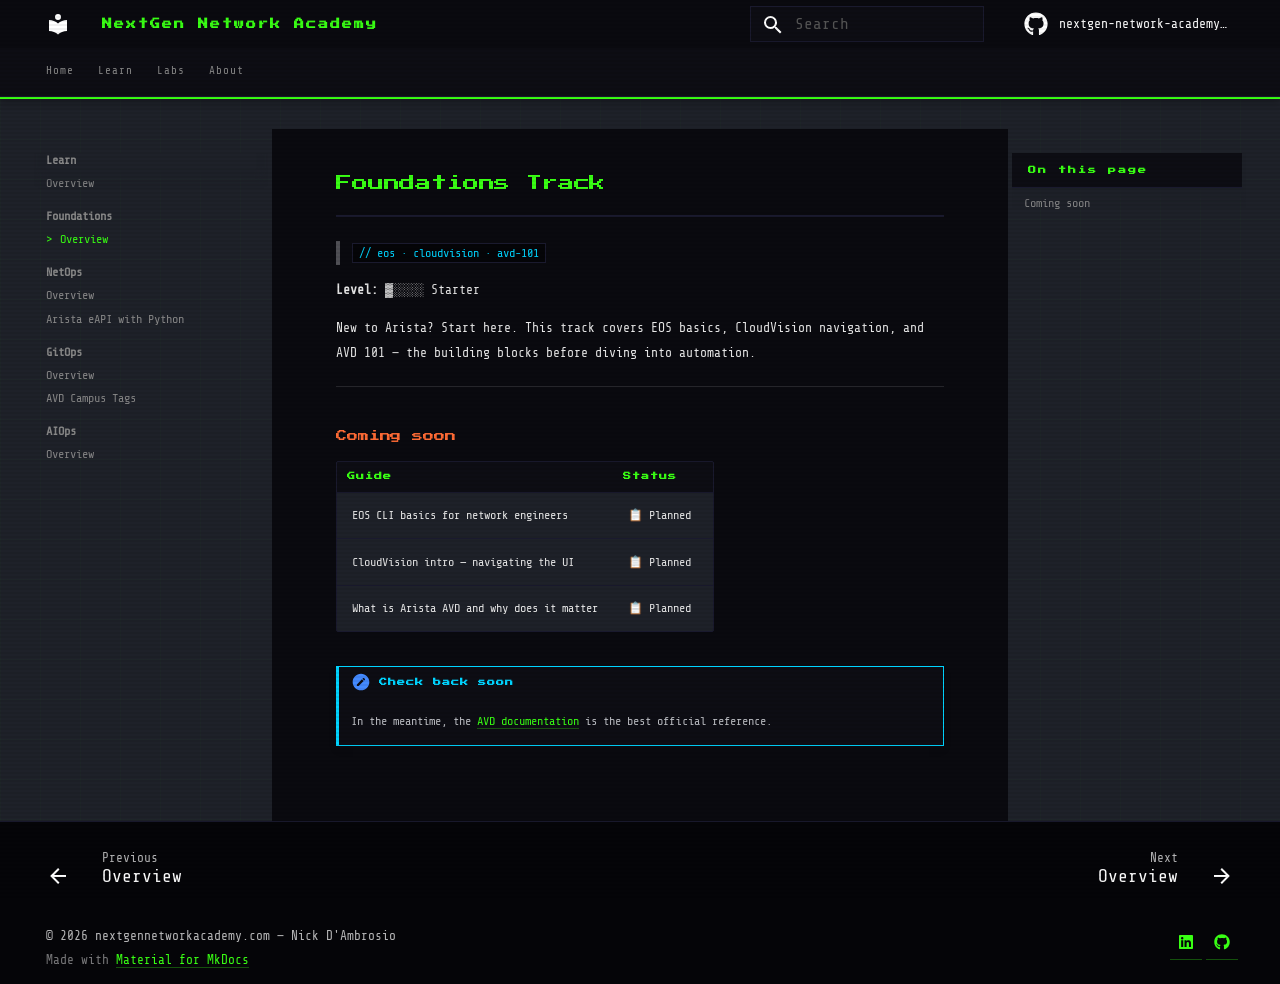
<file: learn/foundations/index.html>
<!doctype html>
<html lang="en" class="no-js">
  <head>
    
      <meta charset="utf-8">
      <meta name="viewport" content="width=device-width,initial-scale=1">
      
        <meta name="description" content="Real-world Arista AVD workflows, working lab configs, and step-by-step guides — built by a practitioner, for engineers who actually ship things.">
      
      
        <meta name="author" content="Nick D'Ambrosio">
      
      
        <link rel="canonical" href="https://learn.nextgennetworkacademy.com/learn/foundations/">
      
      
        <link rel="prev" href="../">
      
      
        <link rel="next" href="../netops/">
      
      
        
      
      
      <link rel="icon" href="../../assets/images/favicon.png">
      <meta name="generator" content="mkdocs-1.6.1, mkdocs-material-9.7.6">
    
    
      
        <title>Overview - NextGen Network Academy</title>
      
    
    
      <link rel="stylesheet" href="../../assets/stylesheets/main.484c7ddc.min.css">
      
        
        <link rel="stylesheet" href="../../assets/stylesheets/palette.ab4e12ef.min.css">
      
      


    
    
      
    
    
      
        
        
        <link rel="preconnect" href="https://fonts.gstatic.com" crossorigin>
        <link rel="stylesheet" href="https://fonts.googleapis.com/css?family=Share+Tech+Mono:300,300i,400,400i,700,700i%7CShare+Tech+Mono:400,400i,700,700i&display=fallback">
        <style>:root{--md-text-font:"Share Tech Mono";--md-code-font:"Share Tech Mono"}</style>
      
    
    
      <link rel="stylesheet" href="../../stylesheets/extra.css">
    
    <script>__md_scope=new URL("../..",location),__md_hash=e=>[...e].reduce(((e,_)=>(e<<5)-e+_.charCodeAt(0)),0),__md_get=(e,_=localStorage,t=__md_scope)=>JSON.parse(_.getItem(t.pathname+"."+e)),__md_set=(e,_,t=localStorage,a=__md_scope)=>{try{t.setItem(a.pathname+"."+e,JSON.stringify(_))}catch(e){}}</script>
    
      

    
    
  </head>
  
  
    
    
    
    
    
    <body dir="ltr" data-md-color-scheme="slate" data-md-color-primary="custom" data-md-color-accent="custom">
  
    
    <input class="md-toggle" data-md-toggle="drawer" type="checkbox" id="__drawer" autocomplete="off">
    <input class="md-toggle" data-md-toggle="search" type="checkbox" id="__search" autocomplete="off">
    <label class="md-overlay" for="__drawer"></label>
    <div data-md-component="skip">
      
        
        <a href="#foundations-track" class="md-skip">
          Skip to content
        </a>
      
    </div>
    <div data-md-component="announce">
      
    </div>
    
    
      

  

<header class="md-header md-header--shadow md-header--lifted" data-md-component="header">
  <nav class="md-header__inner md-grid" aria-label="Header">
    <a href="../.." title="NextGen Network Academy" class="md-header__button md-logo" aria-label="NextGen Network Academy" data-md-component="logo">
      
  
  <svg xmlns="http://www.w3.org/2000/svg" viewBox="0 0 24 24"><path d="M12 8a3 3 0 0 0 3-3 3 3 0 0 0-3-3 3 3 0 0 0-3 3 3 3 0 0 0 3 3m0 3.54C9.64 9.35 6.5 8 3 8v11c3.5 0 6.64 1.35 9 3.54 2.36-2.19 5.5-3.54 9-3.54V8c-3.5 0-6.64 1.35-9 3.54"/></svg>

    </a>
    <label class="md-header__button md-icon" for="__drawer">
      
      <svg xmlns="http://www.w3.org/2000/svg" viewBox="0 0 24 24"><path d="M3 6h18v2H3zm0 5h18v2H3zm0 5h18v2H3z"/></svg>
    </label>
    <div class="md-header__title" data-md-component="header-title">
      <div class="md-header__ellipsis">
        <div class="md-header__topic">
          <span class="md-ellipsis">
            NextGen Network Academy
          </span>
        </div>
        <div class="md-header__topic" data-md-component="header-topic">
          <span class="md-ellipsis">
            
              Overview
            
          </span>
        </div>
      </div>
    </div>
    
      
    
    
    
    
      
      
        <label class="md-header__button md-icon" for="__search">
          
          <svg xmlns="http://www.w3.org/2000/svg" viewBox="0 0 24 24"><path d="M9.5 3A6.5 6.5 0 0 1 16 9.5c0 1.61-.59 3.09-1.56 4.23l.27.27h.79l5 5-1.5 1.5-5-5v-.79l-.27-.27A6.52 6.52 0 0 1 9.5 16 6.5 6.5 0 0 1 3 9.5 6.5 6.5 0 0 1 9.5 3m0 2C7 5 5 7 5 9.5S7 14 9.5 14 14 12 14 9.5 12 5 9.5 5"/></svg>
        </label>
        <div class="md-search" data-md-component="search" role="dialog">
  <label class="md-search__overlay" for="__search"></label>
  <div class="md-search__inner" role="search">
    <form class="md-search__form" name="search">
      <input type="text" class="md-search__input" name="query" aria-label="Search" placeholder="Search" autocapitalize="off" autocorrect="off" autocomplete="off" spellcheck="false" data-md-component="search-query" required>
      <label class="md-search__icon md-icon" for="__search">
        
        <svg xmlns="http://www.w3.org/2000/svg" viewBox="0 0 24 24"><path d="M9.5 3A6.5 6.5 0 0 1 16 9.5c0 1.61-.59 3.09-1.56 4.23l.27.27h.79l5 5-1.5 1.5-5-5v-.79l-.27-.27A6.52 6.52 0 0 1 9.5 16 6.5 6.5 0 0 1 3 9.5 6.5 6.5 0 0 1 9.5 3m0 2C7 5 5 7 5 9.5S7 14 9.5 14 14 12 14 9.5 12 5 9.5 5"/></svg>
        
        <svg xmlns="http://www.w3.org/2000/svg" viewBox="0 0 24 24"><path d="M20 11v2H8l5.5 5.5-1.42 1.42L4.16 12l7.92-7.92L13.5 5.5 8 11z"/></svg>
      </label>
      <nav class="md-search__options" aria-label="Search">
        
        <button type="reset" class="md-search__icon md-icon" title="Clear" aria-label="Clear" tabindex="-1">
          
          <svg xmlns="http://www.w3.org/2000/svg" viewBox="0 0 24 24"><path d="M19 6.41 17.59 5 12 10.59 6.41 5 5 6.41 10.59 12 5 17.59 6.41 19 12 13.41 17.59 19 19 17.59 13.41 12z"/></svg>
        </button>
      </nav>
      
        <div class="md-search__suggest" data-md-component="search-suggest"></div>
      
    </form>
    <div class="md-search__output">
      <div class="md-search__scrollwrap" tabindex="0" data-md-scrollfix>
        <div class="md-search-result" data-md-component="search-result">
          <div class="md-search-result__meta">
            Initializing search
          </div>
          <ol class="md-search-result__list" role="presentation"></ol>
        </div>
      </div>
    </div>
  </div>
</div>
      
    
    
      <div class="md-header__source">
        <a href="https://github.com/nextgen-network-academy/ngna-content" title="Go to repository" class="md-source" data-md-component="source">
  <div class="md-source__icon md-icon">
    
    <svg xmlns="http://www.w3.org/2000/svg" viewBox="0 0 512 512"><!--! Font Awesome Free 7.1.0 by @fontawesome - https://fontawesome.com License - https://fontawesome.com/license/free (Icons: CC BY 4.0, Fonts: SIL OFL 1.1, Code: MIT License) Copyright 2025 Fonticons, Inc.--><path d="M173.9 397.4c0 2-2.3 3.6-5.2 3.6-3.3.3-5.6-1.3-5.6-3.6 0-2 2.3-3.6 5.2-3.6 3-.3 5.6 1.3 5.6 3.6m-31.1-4.5c-.7 2 1.3 4.3 4.3 4.9 2.6 1 5.6 0 6.2-2s-1.3-4.3-4.3-5.2c-2.6-.7-5.5.3-6.2 2.3m44.2-1.7c-2.9.7-4.9 2.6-4.6 4.9.3 2 2.9 3.3 5.9 2.6 2.9-.7 4.9-2.6 4.6-4.6-.3-1.9-3-3.2-5.9-2.9M252.8 8C114.1 8 8 113.3 8 252c0 110.9 69.8 205.8 169.5 239.2 12.8 2.3 17.3-5.6 17.3-12.1 0-6.2-.3-40.4-.3-61.4 0 0-70 15-84.7-29.8 0 0-11.4-29.1-27.8-36.6 0 0-22.9-15.7 1.6-15.4 0 0 24.9 2 38.6 25.8 21.9 38.6 58.6 27.5 72.9 20.9 2.3-16 8.8-27.1 16-33.7-55.9-6.2-112.3-14.3-112.3-110.5 0-27.5 7.6-41.3 23.6-58.9-2.6-6.5-11.1-33.3 2.6-67.9 20.9-6.5 69 27 69 27 20-5.6 41.5-8.5 62.8-8.5s42.8 2.9 62.8 8.5c0 0 48.1-33.6 69-27 13.7 34.7 5.2 61.4 2.6 67.9 16 17.7 25.8 31.5 25.8 58.9 0 96.5-58.9 104.2-114.8 110.5 9.2 7.9 17 22.9 17 46.4 0 33.7-.3 75.4-.3 83.6 0 6.5 4.6 14.4 17.3 12.1C436.2 457.8 504 362.9 504 252 504 113.3 391.5 8 252.8 8M105.2 352.9c-1.3 1-1 3.3.7 5.2 1.6 1.6 3.9 2.3 5.2 1 1.3-1 1-3.3-.7-5.2-1.6-1.6-3.9-2.3-5.2-1m-10.8-8.1c-.7 1.3.3 2.9 2.3 3.9 1.6 1 3.6.7 4.3-.7.7-1.3-.3-2.9-2.3-3.9-2-.6-3.6-.3-4.3.7m32.4 35.6c-1.6 1.3-1 4.3 1.3 6.2 2.3 2.3 5.2 2.6 6.5 1 1.3-1.3.7-4.3-1.3-6.2-2.2-2.3-5.2-2.6-6.5-1m-11.4-14.7c-1.6 1-1.6 3.6 0 5.9s4.3 3.3 5.6 2.3c1.6-1.3 1.6-3.9 0-6.2-1.4-2.3-4-3.3-5.6-2"/></svg>
  </div>
  <div class="md-source__repository">
    nextgen-network-academy/ngna-content
  </div>
</a>
      </div>
    
  </nav>
  
    
      
<nav class="md-tabs" aria-label="Tabs" data-md-component="tabs">
  <div class="md-grid">
    <ul class="md-tabs__list">
      
        
  
  
  
  
    <li class="md-tabs__item">
      <a href="../.." class="md-tabs__link">
        
  
  
    
  
  Home

      </a>
    </li>
  

      
        
  
  
  
    
  
  
    
    
      <li class="md-tabs__item md-tabs__item--active">
        <a href="../" class="md-tabs__link">
          
  
  
  Learn

        </a>
      </li>
    
  

      
        
  
  
  
  
    
    
      <li class="md-tabs__item">
        <a href="../../labs/" class="md-tabs__link">
          
  
  
  Labs

        </a>
      </li>
    
  

      
        
  
  
  
  
    <li class="md-tabs__item">
      <a href="../../about/" class="md-tabs__link">
        
  
  
    
  
  About

      </a>
    </li>
  

      
    </ul>
  </div>
</nav>
    
  
</header>
    
    <div class="md-container" data-md-component="container">
      
      
        
      
      <main class="md-main" data-md-component="main">
        <div class="md-main__inner md-grid">
          
            
              
              <div class="md-sidebar md-sidebar--primary" data-md-component="sidebar" data-md-type="navigation" >
                <div class="md-sidebar__scrollwrap">
                  <div class="md-sidebar__inner">
                    


  


<nav class="md-nav md-nav--primary md-nav--lifted" aria-label="Navigation" data-md-level="0">
  <label class="md-nav__title" for="__drawer">
    <a href="../.." title="NextGen Network Academy" class="md-nav__button md-logo" aria-label="NextGen Network Academy" data-md-component="logo">
      
  
  <svg xmlns="http://www.w3.org/2000/svg" viewBox="0 0 24 24"><path d="M12 8a3 3 0 0 0 3-3 3 3 0 0 0-3-3 3 3 0 0 0-3 3 3 3 0 0 0 3 3m0 3.54C9.64 9.35 6.5 8 3 8v11c3.5 0 6.64 1.35 9 3.54 2.36-2.19 5.5-3.54 9-3.54V8c-3.5 0-6.64 1.35-9 3.54"/></svg>

    </a>
    NextGen Network Academy
  </label>
  
    <div class="md-nav__source">
      <a href="https://github.com/nextgen-network-academy/ngna-content" title="Go to repository" class="md-source" data-md-component="source">
  <div class="md-source__icon md-icon">
    
    <svg xmlns="http://www.w3.org/2000/svg" viewBox="0 0 512 512"><!--! Font Awesome Free 7.1.0 by @fontawesome - https://fontawesome.com License - https://fontawesome.com/license/free (Icons: CC BY 4.0, Fonts: SIL OFL 1.1, Code: MIT License) Copyright 2025 Fonticons, Inc.--><path d="M173.9 397.4c0 2-2.3 3.6-5.2 3.6-3.3.3-5.6-1.3-5.6-3.6 0-2 2.3-3.6 5.2-3.6 3-.3 5.6 1.3 5.6 3.6m-31.1-4.5c-.7 2 1.3 4.3 4.3 4.9 2.6 1 5.6 0 6.2-2s-1.3-4.3-4.3-5.2c-2.6-.7-5.5.3-6.2 2.3m44.2-1.7c-2.9.7-4.9 2.6-4.6 4.9.3 2 2.9 3.3 5.9 2.6 2.9-.7 4.9-2.6 4.6-4.6-.3-1.9-3-3.2-5.9-2.9M252.8 8C114.1 8 8 113.3 8 252c0 110.9 69.8 205.8 169.5 239.2 12.8 2.3 17.3-5.6 17.3-12.1 0-6.2-.3-40.4-.3-61.4 0 0-70 15-84.7-29.8 0 0-11.4-29.1-27.8-36.6 0 0-22.9-15.7 1.6-15.4 0 0 24.9 2 38.6 25.8 21.9 38.6 58.6 27.5 72.9 20.9 2.3-16 8.8-27.1 16-33.7-55.9-6.2-112.3-14.3-112.3-110.5 0-27.5 7.6-41.3 23.6-58.9-2.6-6.5-11.1-33.3 2.6-67.9 20.9-6.5 69 27 69 27 20-5.6 41.5-8.5 62.8-8.5s42.8 2.9 62.8 8.5c0 0 48.1-33.6 69-27 13.7 34.7 5.2 61.4 2.6 67.9 16 17.7 25.8 31.5 25.8 58.9 0 96.5-58.9 104.2-114.8 110.5 9.2 7.9 17 22.9 17 46.4 0 33.7-.3 75.4-.3 83.6 0 6.5 4.6 14.4 17.3 12.1C436.2 457.8 504 362.9 504 252 504 113.3 391.5 8 252.8 8M105.2 352.9c-1.3 1-1 3.3.7 5.2 1.6 1.6 3.9 2.3 5.2 1 1.3-1 1-3.3-.7-5.2-1.6-1.6-3.9-2.3-5.2-1m-10.8-8.1c-.7 1.3.3 2.9 2.3 3.9 1.6 1 3.6.7 4.3-.7.7-1.3-.3-2.9-2.3-3.9-2-.6-3.6-.3-4.3.7m32.4 35.6c-1.6 1.3-1 4.3 1.3 6.2 2.3 2.3 5.2 2.6 6.5 1 1.3-1.3.7-4.3-1.3-6.2-2.2-2.3-5.2-2.6-6.5-1m-11.4-14.7c-1.6 1-1.6 3.6 0 5.9s4.3 3.3 5.6 2.3c1.6-1.3 1.6-3.9 0-6.2-1.4-2.3-4-3.3-5.6-2"/></svg>
  </div>
  <div class="md-source__repository">
    nextgen-network-academy/ngna-content
  </div>
</a>
    </div>
  
  <ul class="md-nav__list" data-md-scrollfix>
    
      
      
  
  
  
  
    <li class="md-nav__item">
      <a href="../.." class="md-nav__link">
        
  
  
  <span class="md-ellipsis">
    
  
    Home
  

    
  </span>
  
  

      </a>
    </li>
  

    
      
      
  
  
    
  
  
  
    
    
    
    
      
        
        
      
      
        
      
    
    
    <li class="md-nav__item md-nav__item--active md-nav__item--section md-nav__item--nested">
      
        
        
        <input class="md-nav__toggle md-toggle " type="checkbox" id="__nav_2" checked>
        
          
          <label class="md-nav__link" for="__nav_2" id="__nav_2_label" tabindex="">
            
  
  
  <span class="md-ellipsis">
    
  
    Learn
  

    
  </span>
  
  

            <span class="md-nav__icon md-icon"></span>
          </label>
        
        <nav class="md-nav" data-md-level="1" aria-labelledby="__nav_2_label" aria-expanded="true">
          <label class="md-nav__title" for="__nav_2">
            <span class="md-nav__icon md-icon"></span>
            
  
    Learn
  

          </label>
          <ul class="md-nav__list" data-md-scrollfix>
            
              
                
  
  
  
  
    <li class="md-nav__item">
      <a href="../" class="md-nav__link">
        
  
  
  <span class="md-ellipsis">
    
  
    Overview
  

    
  </span>
  
  

      </a>
    </li>
  

              
            
              
                
  
  
    
  
  
  
    
    
    
    
      
      
        
          
          
        
      
    
    
    <li class="md-nav__item md-nav__item--active md-nav__item--section md-nav__item--nested">
      
        
        
        <input class="md-nav__toggle md-toggle " type="checkbox" id="__nav_2_2" checked>
        
          
          <label class="md-nav__link" for="__nav_2_2" id="__nav_2_2_label" tabindex="">
            
  
  
  <span class="md-ellipsis">
    
  
    Foundations
  

    
  </span>
  
  

            <span class="md-nav__icon md-icon"></span>
          </label>
        
        <nav class="md-nav" data-md-level="2" aria-labelledby="__nav_2_2_label" aria-expanded="true">
          <label class="md-nav__title" for="__nav_2_2">
            <span class="md-nav__icon md-icon"></span>
            
  
    Foundations
  

          </label>
          <ul class="md-nav__list" data-md-scrollfix>
            
              
                
  
  
    
  
  
  
    <li class="md-nav__item md-nav__item--active">
      
      <input class="md-nav__toggle md-toggle" type="checkbox" id="__toc">
      
      
        
      
      
        <label class="md-nav__link md-nav__link--active" for="__toc">
          
  
  
  <span class="md-ellipsis">
    
  
    Overview
  

    
  </span>
  
  

          <span class="md-nav__icon md-icon"></span>
        </label>
      
      <a href="./" class="md-nav__link md-nav__link--active">
        
  
  
  <span class="md-ellipsis">
    
  
    Overview
  

    
  </span>
  
  

      </a>
      
        

  

<nav class="md-nav md-nav--secondary" aria-label="On this page">
  
  
  
    
  
  
    <label class="md-nav__title" for="__toc">
      <span class="md-nav__icon md-icon"></span>
      On this page
    </label>
    <ul class="md-nav__list" data-md-component="toc" data-md-scrollfix>
      
        <li class="md-nav__item">
  <a href="#coming-soon" class="md-nav__link">
    <span class="md-ellipsis">
      
        Coming soon
      
    </span>
  </a>
  
</li>
      
    </ul>
  
</nav>
      
    </li>
  

              
            
          </ul>
        </nav>
      
    </li>
  

              
            
              
                
  
  
  
  
    
    
    
    
      
      
        
          
          
        
      
    
    
    <li class="md-nav__item md-nav__item--section md-nav__item--nested">
      
        
        
          
        
        <input class="md-nav__toggle md-toggle md-toggle--indeterminate" type="checkbox" id="__nav_2_3" >
        
          
          <label class="md-nav__link" for="__nav_2_3" id="__nav_2_3_label" tabindex="">
            
  
  
  <span class="md-ellipsis">
    
  
    NetOps
  

    
  </span>
  
  

            <span class="md-nav__icon md-icon"></span>
          </label>
        
        <nav class="md-nav" data-md-level="2" aria-labelledby="__nav_2_3_label" aria-expanded="false">
          <label class="md-nav__title" for="__nav_2_3">
            <span class="md-nav__icon md-icon"></span>
            
  
    NetOps
  

          </label>
          <ul class="md-nav__list" data-md-scrollfix>
            
              
                
  
  
  
  
    <li class="md-nav__item">
      <a href="../netops/" class="md-nav__link">
        
  
  
  <span class="md-ellipsis">
    
  
    Overview
  

    
  </span>
  
  

      </a>
    </li>
  

              
            
              
                
  
  
  
  
    <li class="md-nav__item">
      <a href="../netops/arista-eapi-python/" class="md-nav__link">
        
  
  
  <span class="md-ellipsis">
    
  
    Arista eAPI with Python
  

    
  </span>
  
  

      </a>
    </li>
  

              
            
          </ul>
        </nav>
      
    </li>
  

              
            
              
                
  
  
  
  
    
    
    
    
      
      
        
          
          
        
      
    
    
    <li class="md-nav__item md-nav__item--section md-nav__item--nested">
      
        
        
          
        
        <input class="md-nav__toggle md-toggle md-toggle--indeterminate" type="checkbox" id="__nav_2_4" >
        
          
          <label class="md-nav__link" for="__nav_2_4" id="__nav_2_4_label" tabindex="">
            
  
  
  <span class="md-ellipsis">
    
  
    GitOps
  

    
  </span>
  
  

            <span class="md-nav__icon md-icon"></span>
          </label>
        
        <nav class="md-nav" data-md-level="2" aria-labelledby="__nav_2_4_label" aria-expanded="false">
          <label class="md-nav__title" for="__nav_2_4">
            <span class="md-nav__icon md-icon"></span>
            
  
    GitOps
  

          </label>
          <ul class="md-nav__list" data-md-scrollfix>
            
              
                
  
  
  
  
    <li class="md-nav__item">
      <a href="../gitops/" class="md-nav__link">
        
  
  
  <span class="md-ellipsis">
    
  
    Overview
  

    
  </span>
  
  

      </a>
    </li>
  

              
            
              
                
  
  
  
  
    <li class="md-nav__item">
      <a href="../gitops/avd-campus-tags/" class="md-nav__link">
        
  
  
  <span class="md-ellipsis">
    
  
    AVD Campus Tags
  

    
  </span>
  
  

      </a>
    </li>
  

              
            
          </ul>
        </nav>
      
    </li>
  

              
            
              
                
  
  
  
  
    
    
    
    
      
      
        
          
          
        
      
    
    
    <li class="md-nav__item md-nav__item--section md-nav__item--nested">
      
        
        
          
        
        <input class="md-nav__toggle md-toggle md-toggle--indeterminate" type="checkbox" id="__nav_2_5" >
        
          
          <label class="md-nav__link" for="__nav_2_5" id="__nav_2_5_label" tabindex="">
            
  
  
  <span class="md-ellipsis">
    
  
    AIOps
  

    
  </span>
  
  

            <span class="md-nav__icon md-icon"></span>
          </label>
        
        <nav class="md-nav" data-md-level="2" aria-labelledby="__nav_2_5_label" aria-expanded="false">
          <label class="md-nav__title" for="__nav_2_5">
            <span class="md-nav__icon md-icon"></span>
            
  
    AIOps
  

          </label>
          <ul class="md-nav__list" data-md-scrollfix>
            
              
                
  
  
  
  
    <li class="md-nav__item">
      <a href="../aiops/" class="md-nav__link">
        
  
  
  <span class="md-ellipsis">
    
  
    Overview
  

    
  </span>
  
  

      </a>
    </li>
  

              
            
          </ul>
        </nav>
      
    </li>
  

              
            
          </ul>
        </nav>
      
    </li>
  

    
      
      
  
  
  
  
    
    
    
    
      
      
        
      
    
    
    <li class="md-nav__item md-nav__item--nested">
      
        
        
          
        
        <input class="md-nav__toggle md-toggle md-toggle--indeterminate" type="checkbox" id="__nav_3" >
        
          
          <label class="md-nav__link" for="__nav_3" id="__nav_3_label" tabindex="0">
            
  
  
  <span class="md-ellipsis">
    
  
    Labs
  

    
  </span>
  
  

            <span class="md-nav__icon md-icon"></span>
          </label>
        
        <nav class="md-nav" data-md-level="1" aria-labelledby="__nav_3_label" aria-expanded="false">
          <label class="md-nav__title" for="__nav_3">
            <span class="md-nav__icon md-icon"></span>
            
  
    Labs
  

          </label>
          <ul class="md-nav__list" data-md-scrollfix>
            
              
                
  
  
  
  
    <li class="md-nav__item">
      <a href="../../labs/" class="md-nav__link">
        
  
  
  <span class="md-ellipsis">
    
  
    Overview
  

    
  </span>
  
  

      </a>
    </li>
  

              
            
              
                
  
  
  
  
    <li class="md-nav__item">
      <a href="../../labs/avd-campus-tags/" class="md-nav__link">
        
  
  
  <span class="md-ellipsis">
    
  
    AVD Campus Tags Lab
  

    
  </span>
  
  

      </a>
    </li>
  

              
            
              
                
  
  
  
  
    <li class="md-nav__item">
      <a href="../../labs/arista-eapi-python/" class="md-nav__link">
        
  
  
  <span class="md-ellipsis">
    
  
    Arista eAPI Python Lab
  

    
  </span>
  
  

      </a>
    </li>
  

              
            
          </ul>
        </nav>
      
    </li>
  

    
      
      
  
  
  
  
    <li class="md-nav__item">
      <a href="../../about/" class="md-nav__link">
        
  
  
  <span class="md-ellipsis">
    
  
    About
  

    
  </span>
  
  

      </a>
    </li>
  

    
  </ul>
</nav>
                  </div>
                </div>
              </div>
            
            
              
              <div class="md-sidebar md-sidebar--secondary" data-md-component="sidebar" data-md-type="toc" >
                <div class="md-sidebar__scrollwrap">
                  <div class="md-sidebar__inner">
                    

  

<nav class="md-nav md-nav--secondary" aria-label="On this page">
  
  
  
    
  
  
    <label class="md-nav__title" for="__toc">
      <span class="md-nav__icon md-icon"></span>
      On this page
    </label>
    <ul class="md-nav__list" data-md-component="toc" data-md-scrollfix>
      
        <li class="md-nav__item">
  <a href="#coming-soon" class="md-nav__link">
    <span class="md-ellipsis">
      
        Coming soon
      
    </span>
  </a>
  
</li>
      
    </ul>
  
</nav>
                  </div>
                </div>
              </div>
            
          
          
            <div class="md-content" data-md-component="content">
              
              <article class="md-content__inner md-typeset">
                
                  


  
  


<h1 id="foundations-track">Foundations Track<a class="headerlink" href="#foundations-track" title="Permanent link">&para;</a></h1>
<blockquote>
<p><code>// eos · cloudvision · avd-101</code></p>
</blockquote>
<p><strong>Level:</strong> ▓░░░░ Starter</p>
<p>New to Arista? Start here. This track covers EOS basics, CloudVision navigation, and AVD 101 — the building blocks before diving into automation.</p>
<hr />
<h2 id="coming-soon">Coming soon<a class="headerlink" href="#coming-soon" title="Permanent link">&para;</a></h2>
<table>
<thead>
<tr>
<th>Guide</th>
<th>Status</th>
</tr>
</thead>
<tbody>
<tr>
<td>EOS CLI basics for network engineers</td>
<td>📋 Planned</td>
</tr>
<tr>
<td>CloudVision intro — navigating the UI</td>
<td>📋 Planned</td>
</tr>
<tr>
<td>What is Arista AVD and why does it matter</td>
<td>📋 Planned</td>
</tr>
</tbody>
</table>
<div class="admonition note">
<p class="admonition-title">Check back soon</p>
<p>In the meantime, the <a href="https://avd.arista.com">AVD documentation</a> is the best official reference.</p>
</div>












                
              </article>
            </div>
          
          
<script>var target=document.getElementById(location.hash.slice(1));target&&target.name&&(target.checked=target.name.startsWith("__tabbed_"))</script>
        </div>
        
          <button type="button" class="md-top md-icon" data-md-component="top" hidden>
  
  <svg xmlns="http://www.w3.org/2000/svg" viewBox="0 0 24 24"><path d="M13 20h-2V8l-5.5 5.5-1.42-1.42L12 4.16l7.92 7.92-1.42 1.42L13 8z"/></svg>
  Back to top
</button>
        
      </main>
      
        <footer class="md-footer">
  
    
      
      <nav class="md-footer__inner md-grid" aria-label="Footer" >
        
          
          <a href="../" class="md-footer__link md-footer__link--prev" aria-label="Previous: Overview">
            <div class="md-footer__button md-icon">
              
              <svg xmlns="http://www.w3.org/2000/svg" viewBox="0 0 24 24"><path d="M20 11v2H8l5.5 5.5-1.42 1.42L4.16 12l7.92-7.92L13.5 5.5 8 11z"/></svg>
            </div>
            <div class="md-footer__title">
              <span class="md-footer__direction">
                Previous
              </span>
              <div class="md-ellipsis">
                Overview
              </div>
            </div>
          </a>
        
        
          
          <a href="../netops/" class="md-footer__link md-footer__link--next" aria-label="Next: Overview">
            <div class="md-footer__title">
              <span class="md-footer__direction">
                Next
              </span>
              <div class="md-ellipsis">
                Overview
              </div>
            </div>
            <div class="md-footer__button md-icon">
              
              <svg xmlns="http://www.w3.org/2000/svg" viewBox="0 0 24 24"><path d="M4 11v2h12l-5.5 5.5 1.42 1.42L19.84 12l-7.92-7.92L10.5 5.5 16 11z"/></svg>
            </div>
          </a>
        
      </nav>
    
  
  <div class="md-footer-meta md-typeset">
    <div class="md-footer-meta__inner md-grid">
      <div class="md-copyright">
  
    <div class="md-copyright__highlight">
      © 2026 nextgennetworkacademy.com — Nick D'Ambrosio
    </div>
  
  
    Made with
    <a href="https://squidfunk.github.io/mkdocs-material/" target="_blank" rel="noopener">
      Material for MkDocs
    </a>
  
</div>
      
        
<div class="md-social">
  
    
    
    
    
    <a href="https://www.linkedin.com/in/nicholas-dambrosio-0381871a/" target="_blank" rel="noopener" title="Nick D&#39;Ambrosio on LinkedIn" class="md-social__link">
      <svg xmlns="http://www.w3.org/2000/svg" viewBox="0 0 448 512"><!--! Font Awesome Free 7.1.0 by @fontawesome - https://fontawesome.com License - https://fontawesome.com/license/free (Icons: CC BY 4.0, Fonts: SIL OFL 1.1, Code: MIT License) Copyright 2025 Fonticons, Inc.--><path d="M416 32H31.9C14.3 32 0 46.5 0 64.3v383.4C0 465.5 14.3 480 31.9 480H416c17.6 0 32-14.5 32-32.3V64.3c0-17.8-14.4-32.3-32-32.3M135.4 416H69V202.2h66.5V416zM102.2 96a38.5 38.5 0 1 1 0 77 38.5 38.5 0 1 1 0-77m282.1 320h-66.4V312c0-24.8-.5-56.7-34.5-56.7-34.6 0-39.9 27-39.9 54.9V416h-66.4V202.2h63.7v29.2h.9c8.9-16.8 30.6-34.5 62.9-34.5 67.2 0 79.7 44.3 79.7 101.9z"/></svg>
    </a>
  
    
    
    
    
    <a href="https://github.com/nextgen-network-academy" target="_blank" rel="noopener" title="NextGen Network Academy on GitHub" class="md-social__link">
      <svg xmlns="http://www.w3.org/2000/svg" viewBox="0 0 512 512"><!--! Font Awesome Free 7.1.0 by @fontawesome - https://fontawesome.com License - https://fontawesome.com/license/free (Icons: CC BY 4.0, Fonts: SIL OFL 1.1, Code: MIT License) Copyright 2025 Fonticons, Inc.--><path d="M173.9 397.4c0 2-2.3 3.6-5.2 3.6-3.3.3-5.6-1.3-5.6-3.6 0-2 2.3-3.6 5.2-3.6 3-.3 5.6 1.3 5.6 3.6m-31.1-4.5c-.7 2 1.3 4.3 4.3 4.9 2.6 1 5.6 0 6.2-2s-1.3-4.3-4.3-5.2c-2.6-.7-5.5.3-6.2 2.3m44.2-1.7c-2.9.7-4.9 2.6-4.6 4.9.3 2 2.9 3.3 5.9 2.6 2.9-.7 4.9-2.6 4.6-4.6-.3-1.9-3-3.2-5.9-2.9M252.8 8C114.1 8 8 113.3 8 252c0 110.9 69.8 205.8 169.5 239.2 12.8 2.3 17.3-5.6 17.3-12.1 0-6.2-.3-40.4-.3-61.4 0 0-70 15-84.7-29.8 0 0-11.4-29.1-27.8-36.6 0 0-22.9-15.7 1.6-15.4 0 0 24.9 2 38.6 25.8 21.9 38.6 58.6 27.5 72.9 20.9 2.3-16 8.8-27.1 16-33.7-55.9-6.2-112.3-14.3-112.3-110.5 0-27.5 7.6-41.3 23.6-58.9-2.6-6.5-11.1-33.3 2.6-67.9 20.9-6.5 69 27 69 27 20-5.6 41.5-8.5 62.8-8.5s42.8 2.9 62.8 8.5c0 0 48.1-33.6 69-27 13.7 34.7 5.2 61.4 2.6 67.9 16 17.7 25.8 31.5 25.8 58.9 0 96.5-58.9 104.2-114.8 110.5 9.2 7.9 17 22.9 17 46.4 0 33.7-.3 75.4-.3 83.6 0 6.5 4.6 14.4 17.3 12.1C436.2 457.8 504 362.9 504 252 504 113.3 391.5 8 252.8 8M105.2 352.9c-1.3 1-1 3.3.7 5.2 1.6 1.6 3.9 2.3 5.2 1 1.3-1 1-3.3-.7-5.2-1.6-1.6-3.9-2.3-5.2-1m-10.8-8.1c-.7 1.3.3 2.9 2.3 3.9 1.6 1 3.6.7 4.3-.7.7-1.3-.3-2.9-2.3-3.9-2-.6-3.6-.3-4.3.7m32.4 35.6c-1.6 1.3-1 4.3 1.3 6.2 2.3 2.3 5.2 2.6 6.5 1 1.3-1.3.7-4.3-1.3-6.2-2.2-2.3-5.2-2.6-6.5-1m-11.4-14.7c-1.6 1-1.6 3.6 0 5.9s4.3 3.3 5.6 2.3c1.6-1.3 1.6-3.9 0-6.2-1.4-2.3-4-3.3-5.6-2"/></svg>
    </a>
  
</div>
      
    </div>
  </div>
</footer>
      
    </div>
    <div class="md-dialog" data-md-component="dialog">
      <div class="md-dialog__inner md-typeset"></div>
    </div>
    
    
    
      
      
      <script id="__config" type="application/json">{"annotate": null, "base": "../..", "features": ["navigation.tabs", "navigation.tabs.sticky", "navigation.sections", "navigation.expand", "navigation.top", "navigation.footer", "content.code.copy", "content.code.annotate", "search.highlight", "search.suggest"], "search": "../../assets/javascripts/workers/search.2c215733.min.js", "tags": null, "translations": {"clipboard.copied": "Copied to clipboard", "clipboard.copy": "Copy to clipboard", "search.result.more.one": "1 more on this page", "search.result.more.other": "# more on this page", "search.result.none": "No matching documents", "search.result.one": "1 matching document", "search.result.other": "# matching documents", "search.result.placeholder": "Type to start searching", "search.result.term.missing": "Missing", "select.version": "Select version"}, "version": null}</script>
    
    
      <script src="../../assets/javascripts/bundle.79ae519e.min.js"></script>
      
    
  </body>
</html>
</file>
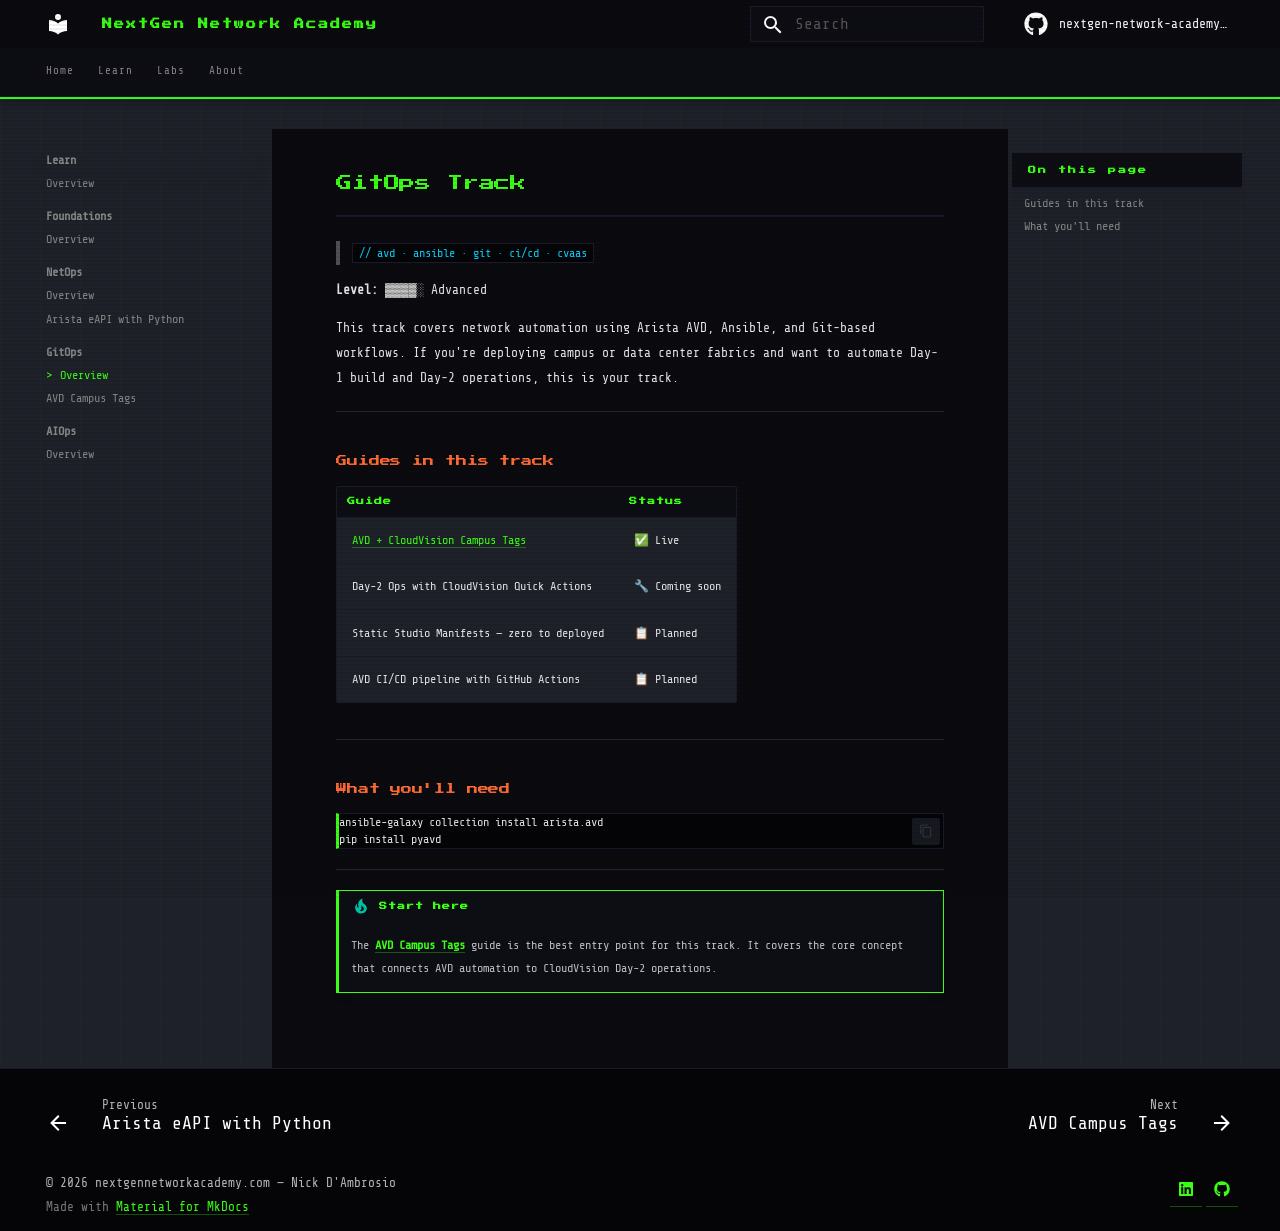
<file: learn/gitops/index.html>
<!doctype html>
<html lang="en" class="no-js">
  <head>
    
      <meta charset="utf-8">
      <meta name="viewport" content="width=device-width,initial-scale=1">
      
        <meta name="description" content="Real-world Arista AVD workflows, working lab configs, and step-by-step guides — built by a practitioner, for engineers who actually ship things.">
      
      
        <meta name="author" content="Nick D'Ambrosio">
      
      
        <link rel="canonical" href="https://learn.nextgennetworkacademy.com/learn/gitops/">
      
      
        <link rel="prev" href="../netops/arista-eapi-python/">
      
      
        <link rel="next" href="avd-campus-tags/">
      
      
        
      
      
      <link rel="icon" href="../../assets/images/favicon.png">
      <meta name="generator" content="mkdocs-1.6.1, mkdocs-material-9.7.6">
    
    
      
        <title>Overview - NextGen Network Academy</title>
      
    
    
      <link rel="stylesheet" href="../../assets/stylesheets/main.484c7ddc.min.css">
      
        
        <link rel="stylesheet" href="../../assets/stylesheets/palette.ab4e12ef.min.css">
      
      


    
    
      
    
    
      
        
        
        <link rel="preconnect" href="https://fonts.gstatic.com" crossorigin>
        <link rel="stylesheet" href="https://fonts.googleapis.com/css?family=Share+Tech+Mono:300,300i,400,400i,700,700i%7CShare+Tech+Mono:400,400i,700,700i&display=fallback">
        <style>:root{--md-text-font:"Share Tech Mono";--md-code-font:"Share Tech Mono"}</style>
      
    
    
      <link rel="stylesheet" href="../../stylesheets/extra.css">
    
    <script>__md_scope=new URL("../..",location),__md_hash=e=>[...e].reduce(((e,_)=>(e<<5)-e+_.charCodeAt(0)),0),__md_get=(e,_=localStorage,t=__md_scope)=>JSON.parse(_.getItem(t.pathname+"."+e)),__md_set=(e,_,t=localStorage,a=__md_scope)=>{try{t.setItem(a.pathname+"."+e,JSON.stringify(_))}catch(e){}}</script>
    
      

    
    
  </head>
  
  
    
    
    
    
    
    <body dir="ltr" data-md-color-scheme="slate" data-md-color-primary="custom" data-md-color-accent="custom">
  
    
    <input class="md-toggle" data-md-toggle="drawer" type="checkbox" id="__drawer" autocomplete="off">
    <input class="md-toggle" data-md-toggle="search" type="checkbox" id="__search" autocomplete="off">
    <label class="md-overlay" for="__drawer"></label>
    <div data-md-component="skip">
      
        
        <a href="#gitops-track" class="md-skip">
          Skip to content
        </a>
      
    </div>
    <div data-md-component="announce">
      
    </div>
    
    
      

  

<header class="md-header md-header--shadow md-header--lifted" data-md-component="header">
  <nav class="md-header__inner md-grid" aria-label="Header">
    <a href="../.." title="NextGen Network Academy" class="md-header__button md-logo" aria-label="NextGen Network Academy" data-md-component="logo">
      
  
  <svg xmlns="http://www.w3.org/2000/svg" viewBox="0 0 24 24"><path d="M12 8a3 3 0 0 0 3-3 3 3 0 0 0-3-3 3 3 0 0 0-3 3 3 3 0 0 0 3 3m0 3.54C9.64 9.35 6.5 8 3 8v11c3.5 0 6.64 1.35 9 3.54 2.36-2.19 5.5-3.54 9-3.54V8c-3.5 0-6.64 1.35-9 3.54"/></svg>

    </a>
    <label class="md-header__button md-icon" for="__drawer">
      
      <svg xmlns="http://www.w3.org/2000/svg" viewBox="0 0 24 24"><path d="M3 6h18v2H3zm0 5h18v2H3zm0 5h18v2H3z"/></svg>
    </label>
    <div class="md-header__title" data-md-component="header-title">
      <div class="md-header__ellipsis">
        <div class="md-header__topic">
          <span class="md-ellipsis">
            NextGen Network Academy
          </span>
        </div>
        <div class="md-header__topic" data-md-component="header-topic">
          <span class="md-ellipsis">
            
              Overview
            
          </span>
        </div>
      </div>
    </div>
    
      
    
    
    
    
      
      
        <label class="md-header__button md-icon" for="__search">
          
          <svg xmlns="http://www.w3.org/2000/svg" viewBox="0 0 24 24"><path d="M9.5 3A6.5 6.5 0 0 1 16 9.5c0 1.61-.59 3.09-1.56 4.23l.27.27h.79l5 5-1.5 1.5-5-5v-.79l-.27-.27A6.52 6.52 0 0 1 9.5 16 6.5 6.5 0 0 1 3 9.5 6.5 6.5 0 0 1 9.5 3m0 2C7 5 5 7 5 9.5S7 14 9.5 14 14 12 14 9.5 12 5 9.5 5"/></svg>
        </label>
        <div class="md-search" data-md-component="search" role="dialog">
  <label class="md-search__overlay" for="__search"></label>
  <div class="md-search__inner" role="search">
    <form class="md-search__form" name="search">
      <input type="text" class="md-search__input" name="query" aria-label="Search" placeholder="Search" autocapitalize="off" autocorrect="off" autocomplete="off" spellcheck="false" data-md-component="search-query" required>
      <label class="md-search__icon md-icon" for="__search">
        
        <svg xmlns="http://www.w3.org/2000/svg" viewBox="0 0 24 24"><path d="M9.5 3A6.5 6.5 0 0 1 16 9.5c0 1.61-.59 3.09-1.56 4.23l.27.27h.79l5 5-1.5 1.5-5-5v-.79l-.27-.27A6.52 6.52 0 0 1 9.5 16 6.5 6.5 0 0 1 3 9.5 6.5 6.5 0 0 1 9.5 3m0 2C7 5 5 7 5 9.5S7 14 9.5 14 14 12 14 9.5 12 5 9.5 5"/></svg>
        
        <svg xmlns="http://www.w3.org/2000/svg" viewBox="0 0 24 24"><path d="M20 11v2H8l5.5 5.5-1.42 1.42L4.16 12l7.92-7.92L13.5 5.5 8 11z"/></svg>
      </label>
      <nav class="md-search__options" aria-label="Search">
        
        <button type="reset" class="md-search__icon md-icon" title="Clear" aria-label="Clear" tabindex="-1">
          
          <svg xmlns="http://www.w3.org/2000/svg" viewBox="0 0 24 24"><path d="M19 6.41 17.59 5 12 10.59 6.41 5 5 6.41 10.59 12 5 17.59 6.41 19 12 13.41 17.59 19 19 17.59 13.41 12z"/></svg>
        </button>
      </nav>
      
        <div class="md-search__suggest" data-md-component="search-suggest"></div>
      
    </form>
    <div class="md-search__output">
      <div class="md-search__scrollwrap" tabindex="0" data-md-scrollfix>
        <div class="md-search-result" data-md-component="search-result">
          <div class="md-search-result__meta">
            Initializing search
          </div>
          <ol class="md-search-result__list" role="presentation"></ol>
        </div>
      </div>
    </div>
  </div>
</div>
      
    
    
      <div class="md-header__source">
        <a href="https://github.com/nextgen-network-academy/ngna-content" title="Go to repository" class="md-source" data-md-component="source">
  <div class="md-source__icon md-icon">
    
    <svg xmlns="http://www.w3.org/2000/svg" viewBox="0 0 512 512"><!--! Font Awesome Free 7.1.0 by @fontawesome - https://fontawesome.com License - https://fontawesome.com/license/free (Icons: CC BY 4.0, Fonts: SIL OFL 1.1, Code: MIT License) Copyright 2025 Fonticons, Inc.--><path d="M173.9 397.4c0 2-2.3 3.6-5.2 3.6-3.3.3-5.6-1.3-5.6-3.6 0-2 2.3-3.6 5.2-3.6 3-.3 5.6 1.3 5.6 3.6m-31.1-4.5c-.7 2 1.3 4.3 4.3 4.9 2.6 1 5.6 0 6.2-2s-1.3-4.3-4.3-5.2c-2.6-.7-5.5.3-6.2 2.3m44.2-1.7c-2.9.7-4.9 2.6-4.6 4.9.3 2 2.9 3.3 5.9 2.6 2.9-.7 4.9-2.6 4.6-4.6-.3-1.9-3-3.2-5.9-2.9M252.8 8C114.1 8 8 113.3 8 252c0 110.9 69.8 205.8 169.5 239.2 12.8 2.3 17.3-5.6 17.3-12.1 0-6.2-.3-40.4-.3-61.4 0 0-70 15-84.7-29.8 0 0-11.4-29.1-27.8-36.6 0 0-22.9-15.7 1.6-15.4 0 0 24.9 2 38.6 25.8 21.9 38.6 58.6 27.5 72.9 20.9 2.3-16 8.8-27.1 16-33.7-55.9-6.2-112.3-14.3-112.3-110.5 0-27.5 7.6-41.3 23.6-58.9-2.6-6.5-11.1-33.3 2.6-67.9 20.9-6.5 69 27 69 27 20-5.6 41.5-8.5 62.8-8.5s42.8 2.9 62.8 8.5c0 0 48.1-33.6 69-27 13.7 34.7 5.2 61.4 2.6 67.9 16 17.7 25.8 31.5 25.8 58.9 0 96.5-58.9 104.2-114.8 110.5 9.2 7.9 17 22.9 17 46.4 0 33.7-.3 75.4-.3 83.6 0 6.5 4.6 14.4 17.3 12.1C436.2 457.8 504 362.9 504 252 504 113.3 391.5 8 252.8 8M105.2 352.9c-1.3 1-1 3.3.7 5.2 1.6 1.6 3.9 2.3 5.2 1 1.3-1 1-3.3-.7-5.2-1.6-1.6-3.9-2.3-5.2-1m-10.8-8.1c-.7 1.3.3 2.9 2.3 3.9 1.6 1 3.6.7 4.3-.7.7-1.3-.3-2.9-2.3-3.9-2-.6-3.6-.3-4.3.7m32.4 35.6c-1.6 1.3-1 4.3 1.3 6.2 2.3 2.3 5.2 2.6 6.5 1 1.3-1.3.7-4.3-1.3-6.2-2.2-2.3-5.2-2.6-6.5-1m-11.4-14.7c-1.6 1-1.6 3.6 0 5.9s4.3 3.3 5.6 2.3c1.6-1.3 1.6-3.9 0-6.2-1.4-2.3-4-3.3-5.6-2"/></svg>
  </div>
  <div class="md-source__repository">
    nextgen-network-academy/ngna-content
  </div>
</a>
      </div>
    
  </nav>
  
    
      
<nav class="md-tabs" aria-label="Tabs" data-md-component="tabs">
  <div class="md-grid">
    <ul class="md-tabs__list">
      
        
  
  
  
  
    <li class="md-tabs__item">
      <a href="../.." class="md-tabs__link">
        
  
  
    
  
  Home

      </a>
    </li>
  

      
        
  
  
  
    
  
  
    
    
      <li class="md-tabs__item md-tabs__item--active">
        <a href="../" class="md-tabs__link">
          
  
  
  Learn

        </a>
      </li>
    
  

      
        
  
  
  
  
    
    
      <li class="md-tabs__item">
        <a href="../../labs/" class="md-tabs__link">
          
  
  
  Labs

        </a>
      </li>
    
  

      
        
  
  
  
  
    <li class="md-tabs__item">
      <a href="../../about/" class="md-tabs__link">
        
  
  
    
  
  About

      </a>
    </li>
  

      
    </ul>
  </div>
</nav>
    
  
</header>
    
    <div class="md-container" data-md-component="container">
      
      
        
      
      <main class="md-main" data-md-component="main">
        <div class="md-main__inner md-grid">
          
            
              
              <div class="md-sidebar md-sidebar--primary" data-md-component="sidebar" data-md-type="navigation" >
                <div class="md-sidebar__scrollwrap">
                  <div class="md-sidebar__inner">
                    


  


<nav class="md-nav md-nav--primary md-nav--lifted" aria-label="Navigation" data-md-level="0">
  <label class="md-nav__title" for="__drawer">
    <a href="../.." title="NextGen Network Academy" class="md-nav__button md-logo" aria-label="NextGen Network Academy" data-md-component="logo">
      
  
  <svg xmlns="http://www.w3.org/2000/svg" viewBox="0 0 24 24"><path d="M12 8a3 3 0 0 0 3-3 3 3 0 0 0-3-3 3 3 0 0 0-3 3 3 3 0 0 0 3 3m0 3.54C9.64 9.35 6.5 8 3 8v11c3.5 0 6.64 1.35 9 3.54 2.36-2.19 5.5-3.54 9-3.54V8c-3.5 0-6.64 1.35-9 3.54"/></svg>

    </a>
    NextGen Network Academy
  </label>
  
    <div class="md-nav__source">
      <a href="https://github.com/nextgen-network-academy/ngna-content" title="Go to repository" class="md-source" data-md-component="source">
  <div class="md-source__icon md-icon">
    
    <svg xmlns="http://www.w3.org/2000/svg" viewBox="0 0 512 512"><!--! Font Awesome Free 7.1.0 by @fontawesome - https://fontawesome.com License - https://fontawesome.com/license/free (Icons: CC BY 4.0, Fonts: SIL OFL 1.1, Code: MIT License) Copyright 2025 Fonticons, Inc.--><path d="M173.9 397.4c0 2-2.3 3.6-5.2 3.6-3.3.3-5.6-1.3-5.6-3.6 0-2 2.3-3.6 5.2-3.6 3-.3 5.6 1.3 5.6 3.6m-31.1-4.5c-.7 2 1.3 4.3 4.3 4.9 2.6 1 5.6 0 6.2-2s-1.3-4.3-4.3-5.2c-2.6-.7-5.5.3-6.2 2.3m44.2-1.7c-2.9.7-4.9 2.6-4.6 4.9.3 2 2.9 3.3 5.9 2.6 2.9-.7 4.9-2.6 4.6-4.6-.3-1.9-3-3.2-5.9-2.9M252.8 8C114.1 8 8 113.3 8 252c0 110.9 69.8 205.8 169.5 239.2 12.8 2.3 17.3-5.6 17.3-12.1 0-6.2-.3-40.4-.3-61.4 0 0-70 15-84.7-29.8 0 0-11.4-29.1-27.8-36.6 0 0-22.9-15.7 1.6-15.4 0 0 24.9 2 38.6 25.8 21.9 38.6 58.6 27.5 72.9 20.9 2.3-16 8.8-27.1 16-33.7-55.9-6.2-112.3-14.3-112.3-110.5 0-27.5 7.6-41.3 23.6-58.9-2.6-6.5-11.1-33.3 2.6-67.9 20.9-6.5 69 27 69 27 20-5.6 41.5-8.5 62.8-8.5s42.8 2.9 62.8 8.5c0 0 48.1-33.6 69-27 13.7 34.7 5.2 61.4 2.6 67.9 16 17.7 25.8 31.5 25.8 58.9 0 96.5-58.9 104.2-114.8 110.5 9.2 7.9 17 22.9 17 46.4 0 33.7-.3 75.4-.3 83.6 0 6.5 4.6 14.4 17.3 12.1C436.2 457.8 504 362.9 504 252 504 113.3 391.5 8 252.8 8M105.2 352.9c-1.3 1-1 3.3.7 5.2 1.6 1.6 3.9 2.3 5.2 1 1.3-1 1-3.3-.7-5.2-1.6-1.6-3.9-2.3-5.2-1m-10.8-8.1c-.7 1.3.3 2.9 2.3 3.9 1.6 1 3.6.7 4.3-.7.7-1.3-.3-2.9-2.3-3.9-2-.6-3.6-.3-4.3.7m32.4 35.6c-1.6 1.3-1 4.3 1.3 6.2 2.3 2.3 5.2 2.6 6.5 1 1.3-1.3.7-4.3-1.3-6.2-2.2-2.3-5.2-2.6-6.5-1m-11.4-14.7c-1.6 1-1.6 3.6 0 5.9s4.3 3.3 5.6 2.3c1.6-1.3 1.6-3.9 0-6.2-1.4-2.3-4-3.3-5.6-2"/></svg>
  </div>
  <div class="md-source__repository">
    nextgen-network-academy/ngna-content
  </div>
</a>
    </div>
  
  <ul class="md-nav__list" data-md-scrollfix>
    
      
      
  
  
  
  
    <li class="md-nav__item">
      <a href="../.." class="md-nav__link">
        
  
  
  <span class="md-ellipsis">
    
  
    Home
  

    
  </span>
  
  

      </a>
    </li>
  

    
      
      
  
  
    
  
  
  
    
    
    
    
      
        
        
      
      
        
      
    
    
    <li class="md-nav__item md-nav__item--active md-nav__item--section md-nav__item--nested">
      
        
        
        <input class="md-nav__toggle md-toggle " type="checkbox" id="__nav_2" checked>
        
          
          <label class="md-nav__link" for="__nav_2" id="__nav_2_label" tabindex="">
            
  
  
  <span class="md-ellipsis">
    
  
    Learn
  

    
  </span>
  
  

            <span class="md-nav__icon md-icon"></span>
          </label>
        
        <nav class="md-nav" data-md-level="1" aria-labelledby="__nav_2_label" aria-expanded="true">
          <label class="md-nav__title" for="__nav_2">
            <span class="md-nav__icon md-icon"></span>
            
  
    Learn
  

          </label>
          <ul class="md-nav__list" data-md-scrollfix>
            
              
                
  
  
  
  
    <li class="md-nav__item">
      <a href="../" class="md-nav__link">
        
  
  
  <span class="md-ellipsis">
    
  
    Overview
  

    
  </span>
  
  

      </a>
    </li>
  

              
            
              
                
  
  
  
  
    
    
    
    
      
      
        
          
          
        
      
    
    
    <li class="md-nav__item md-nav__item--section md-nav__item--nested">
      
        
        
          
        
        <input class="md-nav__toggle md-toggle md-toggle--indeterminate" type="checkbox" id="__nav_2_2" >
        
          
          <label class="md-nav__link" for="__nav_2_2" id="__nav_2_2_label" tabindex="">
            
  
  
  <span class="md-ellipsis">
    
  
    Foundations
  

    
  </span>
  
  

            <span class="md-nav__icon md-icon"></span>
          </label>
        
        <nav class="md-nav" data-md-level="2" aria-labelledby="__nav_2_2_label" aria-expanded="false">
          <label class="md-nav__title" for="__nav_2_2">
            <span class="md-nav__icon md-icon"></span>
            
  
    Foundations
  

          </label>
          <ul class="md-nav__list" data-md-scrollfix>
            
              
                
  
  
  
  
    <li class="md-nav__item">
      <a href="../foundations/" class="md-nav__link">
        
  
  
  <span class="md-ellipsis">
    
  
    Overview
  

    
  </span>
  
  

      </a>
    </li>
  

              
            
          </ul>
        </nav>
      
    </li>
  

              
            
              
                
  
  
  
  
    
    
    
    
      
      
        
          
          
        
      
    
    
    <li class="md-nav__item md-nav__item--section md-nav__item--nested">
      
        
        
          
        
        <input class="md-nav__toggle md-toggle md-toggle--indeterminate" type="checkbox" id="__nav_2_3" >
        
          
          <label class="md-nav__link" for="__nav_2_3" id="__nav_2_3_label" tabindex="">
            
  
  
  <span class="md-ellipsis">
    
  
    NetOps
  

    
  </span>
  
  

            <span class="md-nav__icon md-icon"></span>
          </label>
        
        <nav class="md-nav" data-md-level="2" aria-labelledby="__nav_2_3_label" aria-expanded="false">
          <label class="md-nav__title" for="__nav_2_3">
            <span class="md-nav__icon md-icon"></span>
            
  
    NetOps
  

          </label>
          <ul class="md-nav__list" data-md-scrollfix>
            
              
                
  
  
  
  
    <li class="md-nav__item">
      <a href="../netops/" class="md-nav__link">
        
  
  
  <span class="md-ellipsis">
    
  
    Overview
  

    
  </span>
  
  

      </a>
    </li>
  

              
            
              
                
  
  
  
  
    <li class="md-nav__item">
      <a href="../netops/arista-eapi-python/" class="md-nav__link">
        
  
  
  <span class="md-ellipsis">
    
  
    Arista eAPI with Python
  

    
  </span>
  
  

      </a>
    </li>
  

              
            
          </ul>
        </nav>
      
    </li>
  

              
            
              
                
  
  
    
  
  
  
    
    
    
    
      
      
        
          
          
        
      
    
    
    <li class="md-nav__item md-nav__item--active md-nav__item--section md-nav__item--nested">
      
        
        
        <input class="md-nav__toggle md-toggle " type="checkbox" id="__nav_2_4" checked>
        
          
          <label class="md-nav__link" for="__nav_2_4" id="__nav_2_4_label" tabindex="">
            
  
  
  <span class="md-ellipsis">
    
  
    GitOps
  

    
  </span>
  
  

            <span class="md-nav__icon md-icon"></span>
          </label>
        
        <nav class="md-nav" data-md-level="2" aria-labelledby="__nav_2_4_label" aria-expanded="true">
          <label class="md-nav__title" for="__nav_2_4">
            <span class="md-nav__icon md-icon"></span>
            
  
    GitOps
  

          </label>
          <ul class="md-nav__list" data-md-scrollfix>
            
              
                
  
  
    
  
  
  
    <li class="md-nav__item md-nav__item--active">
      
      <input class="md-nav__toggle md-toggle" type="checkbox" id="__toc">
      
      
        
      
      
        <label class="md-nav__link md-nav__link--active" for="__toc">
          
  
  
  <span class="md-ellipsis">
    
  
    Overview
  

    
  </span>
  
  

          <span class="md-nav__icon md-icon"></span>
        </label>
      
      <a href="./" class="md-nav__link md-nav__link--active">
        
  
  
  <span class="md-ellipsis">
    
  
    Overview
  

    
  </span>
  
  

      </a>
      
        

  

<nav class="md-nav md-nav--secondary" aria-label="On this page">
  
  
  
    
  
  
    <label class="md-nav__title" for="__toc">
      <span class="md-nav__icon md-icon"></span>
      On this page
    </label>
    <ul class="md-nav__list" data-md-component="toc" data-md-scrollfix>
      
        <li class="md-nav__item">
  <a href="#guides-in-this-track" class="md-nav__link">
    <span class="md-ellipsis">
      
        Guides in this track
      
    </span>
  </a>
  
</li>
      
        <li class="md-nav__item">
  <a href="#what-youll-need" class="md-nav__link">
    <span class="md-ellipsis">
      
        What you'll need
      
    </span>
  </a>
  
</li>
      
    </ul>
  
</nav>
      
    </li>
  

              
            
              
                
  
  
  
  
    <li class="md-nav__item">
      <a href="avd-campus-tags/" class="md-nav__link">
        
  
  
  <span class="md-ellipsis">
    
  
    AVD Campus Tags
  

    
  </span>
  
  

      </a>
    </li>
  

              
            
          </ul>
        </nav>
      
    </li>
  

              
            
              
                
  
  
  
  
    
    
    
    
      
      
        
          
          
        
      
    
    
    <li class="md-nav__item md-nav__item--section md-nav__item--nested">
      
        
        
          
        
        <input class="md-nav__toggle md-toggle md-toggle--indeterminate" type="checkbox" id="__nav_2_5" >
        
          
          <label class="md-nav__link" for="__nav_2_5" id="__nav_2_5_label" tabindex="">
            
  
  
  <span class="md-ellipsis">
    
  
    AIOps
  

    
  </span>
  
  

            <span class="md-nav__icon md-icon"></span>
          </label>
        
        <nav class="md-nav" data-md-level="2" aria-labelledby="__nav_2_5_label" aria-expanded="false">
          <label class="md-nav__title" for="__nav_2_5">
            <span class="md-nav__icon md-icon"></span>
            
  
    AIOps
  

          </label>
          <ul class="md-nav__list" data-md-scrollfix>
            
              
                
  
  
  
  
    <li class="md-nav__item">
      <a href="../aiops/" class="md-nav__link">
        
  
  
  <span class="md-ellipsis">
    
  
    Overview
  

    
  </span>
  
  

      </a>
    </li>
  

              
            
          </ul>
        </nav>
      
    </li>
  

              
            
          </ul>
        </nav>
      
    </li>
  

    
      
      
  
  
  
  
    
    
    
    
      
      
        
      
    
    
    <li class="md-nav__item md-nav__item--nested">
      
        
        
          
        
        <input class="md-nav__toggle md-toggle md-toggle--indeterminate" type="checkbox" id="__nav_3" >
        
          
          <label class="md-nav__link" for="__nav_3" id="__nav_3_label" tabindex="0">
            
  
  
  <span class="md-ellipsis">
    
  
    Labs
  

    
  </span>
  
  

            <span class="md-nav__icon md-icon"></span>
          </label>
        
        <nav class="md-nav" data-md-level="1" aria-labelledby="__nav_3_label" aria-expanded="false">
          <label class="md-nav__title" for="__nav_3">
            <span class="md-nav__icon md-icon"></span>
            
  
    Labs
  

          </label>
          <ul class="md-nav__list" data-md-scrollfix>
            
              
                
  
  
  
  
    <li class="md-nav__item">
      <a href="../../labs/" class="md-nav__link">
        
  
  
  <span class="md-ellipsis">
    
  
    Overview
  

    
  </span>
  
  

      </a>
    </li>
  

              
            
              
                
  
  
  
  
    <li class="md-nav__item">
      <a href="../../labs/avd-campus-tags/" class="md-nav__link">
        
  
  
  <span class="md-ellipsis">
    
  
    AVD Campus Tags Lab
  

    
  </span>
  
  

      </a>
    </li>
  

              
            
              
                
  
  
  
  
    <li class="md-nav__item">
      <a href="../../labs/arista-eapi-python/" class="md-nav__link">
        
  
  
  <span class="md-ellipsis">
    
  
    Arista eAPI Python Lab
  

    
  </span>
  
  

      </a>
    </li>
  

              
            
          </ul>
        </nav>
      
    </li>
  

    
      
      
  
  
  
  
    <li class="md-nav__item">
      <a href="../../about/" class="md-nav__link">
        
  
  
  <span class="md-ellipsis">
    
  
    About
  

    
  </span>
  
  

      </a>
    </li>
  

    
  </ul>
</nav>
                  </div>
                </div>
              </div>
            
            
              
              <div class="md-sidebar md-sidebar--secondary" data-md-component="sidebar" data-md-type="toc" >
                <div class="md-sidebar__scrollwrap">
                  <div class="md-sidebar__inner">
                    

  

<nav class="md-nav md-nav--secondary" aria-label="On this page">
  
  
  
    
  
  
    <label class="md-nav__title" for="__toc">
      <span class="md-nav__icon md-icon"></span>
      On this page
    </label>
    <ul class="md-nav__list" data-md-component="toc" data-md-scrollfix>
      
        <li class="md-nav__item">
  <a href="#guides-in-this-track" class="md-nav__link">
    <span class="md-ellipsis">
      
        Guides in this track
      
    </span>
  </a>
  
</li>
      
        <li class="md-nav__item">
  <a href="#what-youll-need" class="md-nav__link">
    <span class="md-ellipsis">
      
        What you'll need
      
    </span>
  </a>
  
</li>
      
    </ul>
  
</nav>
                  </div>
                </div>
              </div>
            
          
          
            <div class="md-content" data-md-component="content">
              
              <article class="md-content__inner md-typeset">
                
                  


  
  


<h1 id="gitops-track">GitOps Track<a class="headerlink" href="#gitops-track" title="Permanent link">&para;</a></h1>
<blockquote>
<p><code>// avd · ansible · git · ci/cd · cvaas</code></p>
</blockquote>
<p><strong>Level:</strong> ▓▓▓▓░ Advanced</p>
<p>This track covers network automation using Arista AVD, Ansible, and Git-based workflows. If you're deploying campus or data center fabrics and want to automate Day-1 build and Day-2 operations, this is your track.</p>
<hr />
<h2 id="guides-in-this-track">Guides in this track<a class="headerlink" href="#guides-in-this-track" title="Permanent link">&para;</a></h2>
<table>
<thead>
<tr>
<th>Guide</th>
<th>Status</th>
</tr>
</thead>
<tbody>
<tr>
<td><a href="avd-campus-tags/">AVD + CloudVision Campus Tags</a></td>
<td>✅ Live</td>
</tr>
<tr>
<td>Day-2 Ops with CloudVision Quick Actions</td>
<td>🔧 Coming soon</td>
</tr>
<tr>
<td>Static Studio Manifests — zero to deployed</td>
<td>📋 Planned</td>
</tr>
<tr>
<td>AVD CI/CD pipeline with GitHub Actions</td>
<td>📋 Planned</td>
</tr>
</tbody>
</table>
<hr />
<h2 id="what-youll-need">What you'll need<a class="headerlink" href="#what-youll-need" title="Permanent link">&para;</a></h2>
<div class="language-bash highlight"><pre><span></span><code><span id="__span-0-1"><a id="__codelineno-0-1" name="__codelineno-0-1" href="#__codelineno-0-1"></a>ansible-galaxy<span class="w"> </span>collection<span class="w"> </span>install<span class="w"> </span>arista.avd
</span><span id="__span-0-2"><a id="__codelineno-0-2" name="__codelineno-0-2" href="#__codelineno-0-2"></a>pip<span class="w"> </span>install<span class="w"> </span>pyavd
</span></code></pre></div>
<hr />
<div class="admonition tip">
<p class="admonition-title">Start here</p>
<p>The <strong><a href="avd-campus-tags/">AVD Campus Tags</a></strong> guide is the best entry point for this track.
It covers the core concept that connects AVD automation to CloudVision Day-2 operations.</p>
</div>












                
              </article>
            </div>
          
          
<script>var target=document.getElementById(location.hash.slice(1));target&&target.name&&(target.checked=target.name.startsWith("__tabbed_"))</script>
        </div>
        
          <button type="button" class="md-top md-icon" data-md-component="top" hidden>
  
  <svg xmlns="http://www.w3.org/2000/svg" viewBox="0 0 24 24"><path d="M13 20h-2V8l-5.5 5.5-1.42-1.42L12 4.16l7.92 7.92-1.42 1.42L13 8z"/></svg>
  Back to top
</button>
        
      </main>
      
        <footer class="md-footer">
  
    
      
      <nav class="md-footer__inner md-grid" aria-label="Footer" >
        
          
          <a href="../netops/arista-eapi-python/" class="md-footer__link md-footer__link--prev" aria-label="Previous: Arista eAPI with Python">
            <div class="md-footer__button md-icon">
              
              <svg xmlns="http://www.w3.org/2000/svg" viewBox="0 0 24 24"><path d="M20 11v2H8l5.5 5.5-1.42 1.42L4.16 12l7.92-7.92L13.5 5.5 8 11z"/></svg>
            </div>
            <div class="md-footer__title">
              <span class="md-footer__direction">
                Previous
              </span>
              <div class="md-ellipsis">
                Arista eAPI with Python
              </div>
            </div>
          </a>
        
        
          
          <a href="avd-campus-tags/" class="md-footer__link md-footer__link--next" aria-label="Next: AVD Campus Tags">
            <div class="md-footer__title">
              <span class="md-footer__direction">
                Next
              </span>
              <div class="md-ellipsis">
                AVD Campus Tags
              </div>
            </div>
            <div class="md-footer__button md-icon">
              
              <svg xmlns="http://www.w3.org/2000/svg" viewBox="0 0 24 24"><path d="M4 11v2h12l-5.5 5.5 1.42 1.42L19.84 12l-7.92-7.92L10.5 5.5 16 11z"/></svg>
            </div>
          </a>
        
      </nav>
    
  
  <div class="md-footer-meta md-typeset">
    <div class="md-footer-meta__inner md-grid">
      <div class="md-copyright">
  
    <div class="md-copyright__highlight">
      © 2026 nextgennetworkacademy.com — Nick D'Ambrosio
    </div>
  
  
    Made with
    <a href="https://squidfunk.github.io/mkdocs-material/" target="_blank" rel="noopener">
      Material for MkDocs
    </a>
  
</div>
      
        
<div class="md-social">
  
    
    
    
    
    <a href="https://www.linkedin.com/in/nicholas-dambrosio-0381871a/" target="_blank" rel="noopener" title="Nick D&#39;Ambrosio on LinkedIn" class="md-social__link">
      <svg xmlns="http://www.w3.org/2000/svg" viewBox="0 0 448 512"><!--! Font Awesome Free 7.1.0 by @fontawesome - https://fontawesome.com License - https://fontawesome.com/license/free (Icons: CC BY 4.0, Fonts: SIL OFL 1.1, Code: MIT License) Copyright 2025 Fonticons, Inc.--><path d="M416 32H31.9C14.3 32 0 46.5 0 64.3v383.4C0 465.5 14.3 480 31.9 480H416c17.6 0 32-14.5 32-32.3V64.3c0-17.8-14.4-32.3-32-32.3M135.4 416H69V202.2h66.5V416zM102.2 96a38.5 38.5 0 1 1 0 77 38.5 38.5 0 1 1 0-77m282.1 320h-66.4V312c0-24.8-.5-56.7-34.5-56.7-34.6 0-39.9 27-39.9 54.9V416h-66.4V202.2h63.7v29.2h.9c8.9-16.8 30.6-34.5 62.9-34.5 67.2 0 79.7 44.3 79.7 101.9z"/></svg>
    </a>
  
    
    
    
    
    <a href="https://github.com/nextgen-network-academy" target="_blank" rel="noopener" title="NextGen Network Academy on GitHub" class="md-social__link">
      <svg xmlns="http://www.w3.org/2000/svg" viewBox="0 0 512 512"><!--! Font Awesome Free 7.1.0 by @fontawesome - https://fontawesome.com License - https://fontawesome.com/license/free (Icons: CC BY 4.0, Fonts: SIL OFL 1.1, Code: MIT License) Copyright 2025 Fonticons, Inc.--><path d="M173.9 397.4c0 2-2.3 3.6-5.2 3.6-3.3.3-5.6-1.3-5.6-3.6 0-2 2.3-3.6 5.2-3.6 3-.3 5.6 1.3 5.6 3.6m-31.1-4.5c-.7 2 1.3 4.3 4.3 4.9 2.6 1 5.6 0 6.2-2s-1.3-4.3-4.3-5.2c-2.6-.7-5.5.3-6.2 2.3m44.2-1.7c-2.9.7-4.9 2.6-4.6 4.9.3 2 2.9 3.3 5.9 2.6 2.9-.7 4.9-2.6 4.6-4.6-.3-1.9-3-3.2-5.9-2.9M252.8 8C114.1 8 8 113.3 8 252c0 110.9 69.8 205.8 169.5 239.2 12.8 2.3 17.3-5.6 17.3-12.1 0-6.2-.3-40.4-.3-61.4 0 0-70 15-84.7-29.8 0 0-11.4-29.1-27.8-36.6 0 0-22.9-15.7 1.6-15.4 0 0 24.9 2 38.6 25.8 21.9 38.6 58.6 27.5 72.9 20.9 2.3-16 8.8-27.1 16-33.7-55.9-6.2-112.3-14.3-112.3-110.5 0-27.5 7.6-41.3 23.6-58.9-2.6-6.5-11.1-33.3 2.6-67.9 20.9-6.5 69 27 69 27 20-5.6 41.5-8.5 62.8-8.5s42.8 2.9 62.8 8.5c0 0 48.1-33.6 69-27 13.7 34.7 5.2 61.4 2.6 67.9 16 17.7 25.8 31.5 25.8 58.9 0 96.5-58.9 104.2-114.8 110.5 9.2 7.9 17 22.9 17 46.4 0 33.7-.3 75.4-.3 83.6 0 6.5 4.6 14.4 17.3 12.1C436.2 457.8 504 362.9 504 252 504 113.3 391.5 8 252.8 8M105.2 352.9c-1.3 1-1 3.3.7 5.2 1.6 1.6 3.9 2.3 5.2 1 1.3-1 1-3.3-.7-5.2-1.6-1.6-3.9-2.3-5.2-1m-10.8-8.1c-.7 1.3.3 2.9 2.3 3.9 1.6 1 3.6.7 4.3-.7.7-1.3-.3-2.9-2.3-3.9-2-.6-3.6-.3-4.3.7m32.4 35.6c-1.6 1.3-1 4.3 1.3 6.2 2.3 2.3 5.2 2.6 6.5 1 1.3-1.3.7-4.3-1.3-6.2-2.2-2.3-5.2-2.6-6.5-1m-11.4-14.7c-1.6 1-1.6 3.6 0 5.9s4.3 3.3 5.6 2.3c1.6-1.3 1.6-3.9 0-6.2-1.4-2.3-4-3.3-5.6-2"/></svg>
    </a>
  
</div>
      
    </div>
  </div>
</footer>
      
    </div>
    <div class="md-dialog" data-md-component="dialog">
      <div class="md-dialog__inner md-typeset"></div>
    </div>
    
    
    
      
      
      <script id="__config" type="application/json">{"annotate": null, "base": "../..", "features": ["navigation.tabs", "navigation.tabs.sticky", "navigation.sections", "navigation.expand", "navigation.top", "navigation.footer", "content.code.copy", "content.code.annotate", "search.highlight", "search.suggest"], "search": "../../assets/javascripts/workers/search.2c215733.min.js", "tags": null, "translations": {"clipboard.copied": "Copied to clipboard", "clipboard.copy": "Copy to clipboard", "search.result.more.one": "1 more on this page", "search.result.more.other": "# more on this page", "search.result.none": "No matching documents", "search.result.one": "1 matching document", "search.result.other": "# matching documents", "search.result.placeholder": "Type to start searching", "search.result.term.missing": "Missing", "select.version": "Select version"}, "version": null}</script>
    
    
      <script src="../../assets/javascripts/bundle.79ae519e.min.js"></script>
      
    
  </body>
</html>
</file>
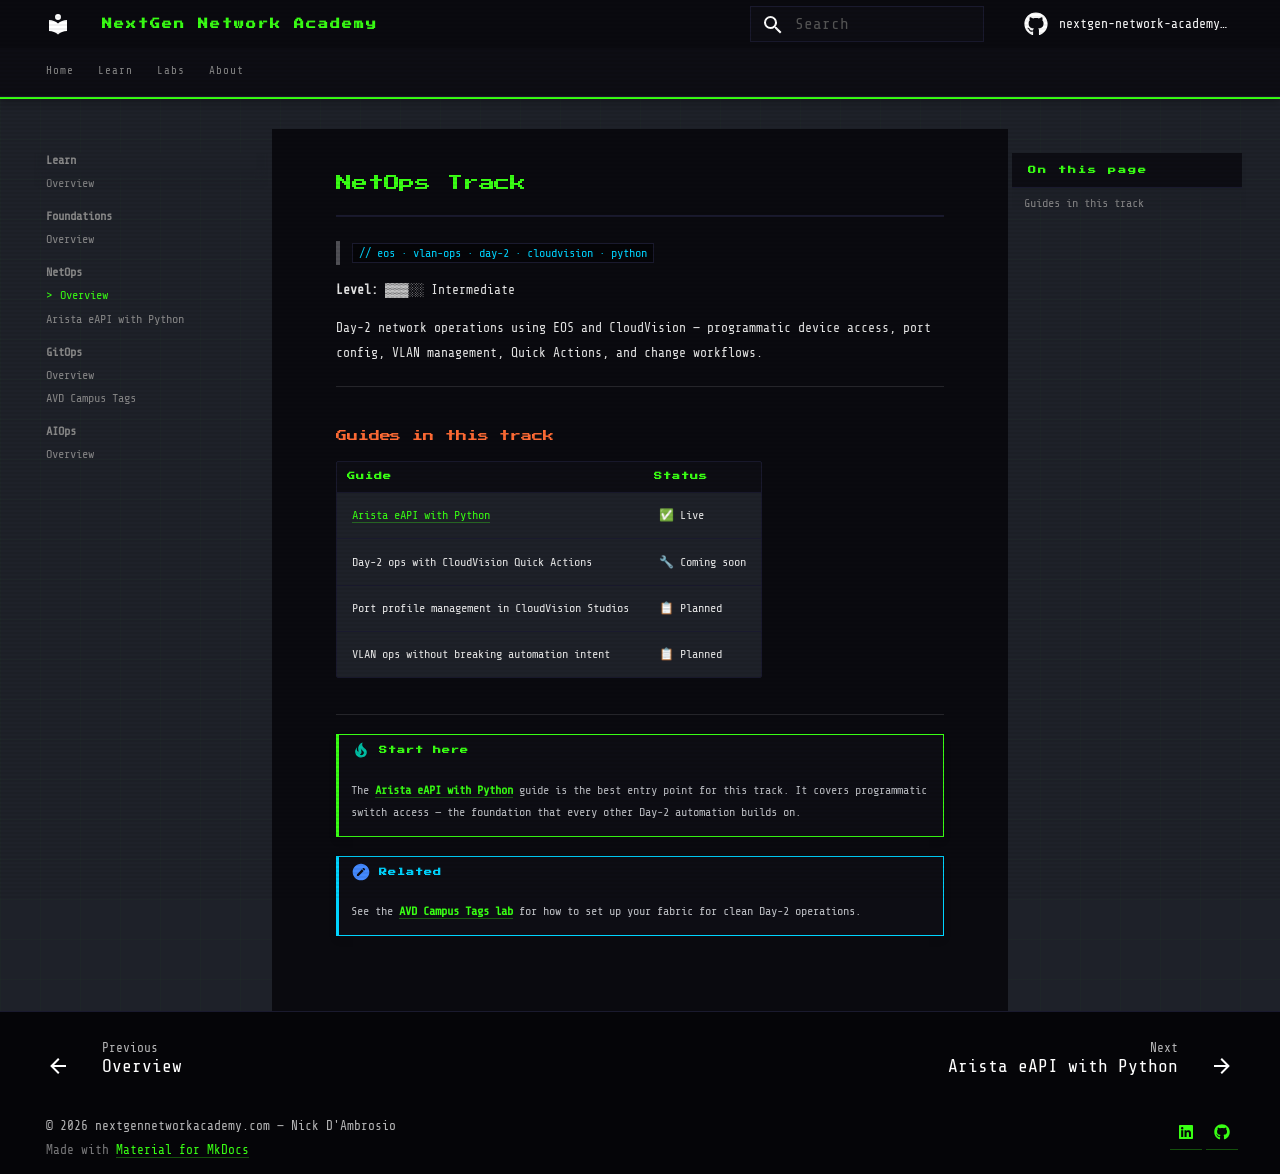
<file: learn/netops/index.html>
<!doctype html>
<html lang="en" class="no-js">
  <head>
    
      <meta charset="utf-8">
      <meta name="viewport" content="width=device-width,initial-scale=1">
      
        <meta name="description" content="Real-world Arista AVD workflows, working lab configs, and step-by-step guides — built by a practitioner, for engineers who actually ship things.">
      
      
        <meta name="author" content="Nick D'Ambrosio">
      
      
        <link rel="canonical" href="https://learn.nextgennetworkacademy.com/learn/netops/">
      
      
        <link rel="prev" href="../foundations/">
      
      
        <link rel="next" href="arista-eapi-python/">
      
      
        
      
      
      <link rel="icon" href="../../assets/images/favicon.png">
      <meta name="generator" content="mkdocs-1.6.1, mkdocs-material-9.7.6">
    
    
      
        <title>Overview - NextGen Network Academy</title>
      
    
    
      <link rel="stylesheet" href="../../assets/stylesheets/main.484c7ddc.min.css">
      
        
        <link rel="stylesheet" href="../../assets/stylesheets/palette.ab4e12ef.min.css">
      
      


    
    
      
    
    
      
        
        
        <link rel="preconnect" href="https://fonts.gstatic.com" crossorigin>
        <link rel="stylesheet" href="https://fonts.googleapis.com/css?family=Share+Tech+Mono:300,300i,400,400i,700,700i%7CShare+Tech+Mono:400,400i,700,700i&display=fallback">
        <style>:root{--md-text-font:"Share Tech Mono";--md-code-font:"Share Tech Mono"}</style>
      
    
    
      <link rel="stylesheet" href="../../stylesheets/extra.css">
    
    <script>__md_scope=new URL("../..",location),__md_hash=e=>[...e].reduce(((e,_)=>(e<<5)-e+_.charCodeAt(0)),0),__md_get=(e,_=localStorage,t=__md_scope)=>JSON.parse(_.getItem(t.pathname+"."+e)),__md_set=(e,_,t=localStorage,a=__md_scope)=>{try{t.setItem(a.pathname+"."+e,JSON.stringify(_))}catch(e){}}</script>
    
      

    
    
  </head>
  
  
    
    
    
    
    
    <body dir="ltr" data-md-color-scheme="slate" data-md-color-primary="custom" data-md-color-accent="custom">
  
    
    <input class="md-toggle" data-md-toggle="drawer" type="checkbox" id="__drawer" autocomplete="off">
    <input class="md-toggle" data-md-toggle="search" type="checkbox" id="__search" autocomplete="off">
    <label class="md-overlay" for="__drawer"></label>
    <div data-md-component="skip">
      
        
        <a href="#netops-track" class="md-skip">
          Skip to content
        </a>
      
    </div>
    <div data-md-component="announce">
      
    </div>
    
    
      

  

<header class="md-header md-header--shadow md-header--lifted" data-md-component="header">
  <nav class="md-header__inner md-grid" aria-label="Header">
    <a href="../.." title="NextGen Network Academy" class="md-header__button md-logo" aria-label="NextGen Network Academy" data-md-component="logo">
      
  
  <svg xmlns="http://www.w3.org/2000/svg" viewBox="0 0 24 24"><path d="M12 8a3 3 0 0 0 3-3 3 3 0 0 0-3-3 3 3 0 0 0-3 3 3 3 0 0 0 3 3m0 3.54C9.64 9.35 6.5 8 3 8v11c3.5 0 6.64 1.35 9 3.54 2.36-2.19 5.5-3.54 9-3.54V8c-3.5 0-6.64 1.35-9 3.54"/></svg>

    </a>
    <label class="md-header__button md-icon" for="__drawer">
      
      <svg xmlns="http://www.w3.org/2000/svg" viewBox="0 0 24 24"><path d="M3 6h18v2H3zm0 5h18v2H3zm0 5h18v2H3z"/></svg>
    </label>
    <div class="md-header__title" data-md-component="header-title">
      <div class="md-header__ellipsis">
        <div class="md-header__topic">
          <span class="md-ellipsis">
            NextGen Network Academy
          </span>
        </div>
        <div class="md-header__topic" data-md-component="header-topic">
          <span class="md-ellipsis">
            
              Overview
            
          </span>
        </div>
      </div>
    </div>
    
      
    
    
    
    
      
      
        <label class="md-header__button md-icon" for="__search">
          
          <svg xmlns="http://www.w3.org/2000/svg" viewBox="0 0 24 24"><path d="M9.5 3A6.5 6.5 0 0 1 16 9.5c0 1.61-.59 3.09-1.56 4.23l.27.27h.79l5 5-1.5 1.5-5-5v-.79l-.27-.27A6.52 6.52 0 0 1 9.5 16 6.5 6.5 0 0 1 3 9.5 6.5 6.5 0 0 1 9.5 3m0 2C7 5 5 7 5 9.5S7 14 9.5 14 14 12 14 9.5 12 5 9.5 5"/></svg>
        </label>
        <div class="md-search" data-md-component="search" role="dialog">
  <label class="md-search__overlay" for="__search"></label>
  <div class="md-search__inner" role="search">
    <form class="md-search__form" name="search">
      <input type="text" class="md-search__input" name="query" aria-label="Search" placeholder="Search" autocapitalize="off" autocorrect="off" autocomplete="off" spellcheck="false" data-md-component="search-query" required>
      <label class="md-search__icon md-icon" for="__search">
        
        <svg xmlns="http://www.w3.org/2000/svg" viewBox="0 0 24 24"><path d="M9.5 3A6.5 6.5 0 0 1 16 9.5c0 1.61-.59 3.09-1.56 4.23l.27.27h.79l5 5-1.5 1.5-5-5v-.79l-.27-.27A6.52 6.52 0 0 1 9.5 16 6.5 6.5 0 0 1 3 9.5 6.5 6.5 0 0 1 9.5 3m0 2C7 5 5 7 5 9.5S7 14 9.5 14 14 12 14 9.5 12 5 9.5 5"/></svg>
        
        <svg xmlns="http://www.w3.org/2000/svg" viewBox="0 0 24 24"><path d="M20 11v2H8l5.5 5.5-1.42 1.42L4.16 12l7.92-7.92L13.5 5.5 8 11z"/></svg>
      </label>
      <nav class="md-search__options" aria-label="Search">
        
        <button type="reset" class="md-search__icon md-icon" title="Clear" aria-label="Clear" tabindex="-1">
          
          <svg xmlns="http://www.w3.org/2000/svg" viewBox="0 0 24 24"><path d="M19 6.41 17.59 5 12 10.59 6.41 5 5 6.41 10.59 12 5 17.59 6.41 19 12 13.41 17.59 19 19 17.59 13.41 12z"/></svg>
        </button>
      </nav>
      
        <div class="md-search__suggest" data-md-component="search-suggest"></div>
      
    </form>
    <div class="md-search__output">
      <div class="md-search__scrollwrap" tabindex="0" data-md-scrollfix>
        <div class="md-search-result" data-md-component="search-result">
          <div class="md-search-result__meta">
            Initializing search
          </div>
          <ol class="md-search-result__list" role="presentation"></ol>
        </div>
      </div>
    </div>
  </div>
</div>
      
    
    
      <div class="md-header__source">
        <a href="https://github.com/nextgen-network-academy/ngna-content" title="Go to repository" class="md-source" data-md-component="source">
  <div class="md-source__icon md-icon">
    
    <svg xmlns="http://www.w3.org/2000/svg" viewBox="0 0 512 512"><!--! Font Awesome Free 7.1.0 by @fontawesome - https://fontawesome.com License - https://fontawesome.com/license/free (Icons: CC BY 4.0, Fonts: SIL OFL 1.1, Code: MIT License) Copyright 2025 Fonticons, Inc.--><path d="M173.9 397.4c0 2-2.3 3.6-5.2 3.6-3.3.3-5.6-1.3-5.6-3.6 0-2 2.3-3.6 5.2-3.6 3-.3 5.6 1.3 5.6 3.6m-31.1-4.5c-.7 2 1.3 4.3 4.3 4.9 2.6 1 5.6 0 6.2-2s-1.3-4.3-4.3-5.2c-2.6-.7-5.5.3-6.2 2.3m44.2-1.7c-2.9.7-4.9 2.6-4.6 4.9.3 2 2.9 3.3 5.9 2.6 2.9-.7 4.9-2.6 4.6-4.6-.3-1.9-3-3.2-5.9-2.9M252.8 8C114.1 8 8 113.3 8 252c0 110.9 69.8 205.8 169.5 239.2 12.8 2.3 17.3-5.6 17.3-12.1 0-6.2-.3-40.4-.3-61.4 0 0-70 15-84.7-29.8 0 0-11.4-29.1-27.8-36.6 0 0-22.9-15.7 1.6-15.4 0 0 24.9 2 38.6 25.8 21.9 38.6 58.6 27.5 72.9 20.9 2.3-16 8.8-27.1 16-33.7-55.9-6.2-112.3-14.3-112.3-110.5 0-27.5 7.6-41.3 23.6-58.9-2.6-6.5-11.1-33.3 2.6-67.9 20.9-6.5 69 27 69 27 20-5.6 41.5-8.5 62.8-8.5s42.8 2.9 62.8 8.5c0 0 48.1-33.6 69-27 13.7 34.7 5.2 61.4 2.6 67.9 16 17.7 25.8 31.5 25.8 58.9 0 96.5-58.9 104.2-114.8 110.5 9.2 7.9 17 22.9 17 46.4 0 33.7-.3 75.4-.3 83.6 0 6.5 4.6 14.4 17.3 12.1C436.2 457.8 504 362.9 504 252 504 113.3 391.5 8 252.8 8M105.2 352.9c-1.3 1-1 3.3.7 5.2 1.6 1.6 3.9 2.3 5.2 1 1.3-1 1-3.3-.7-5.2-1.6-1.6-3.9-2.3-5.2-1m-10.8-8.1c-.7 1.3.3 2.9 2.3 3.9 1.6 1 3.6.7 4.3-.7.7-1.3-.3-2.9-2.3-3.9-2-.6-3.6-.3-4.3.7m32.4 35.6c-1.6 1.3-1 4.3 1.3 6.2 2.3 2.3 5.2 2.6 6.5 1 1.3-1.3.7-4.3-1.3-6.2-2.2-2.3-5.2-2.6-6.5-1m-11.4-14.7c-1.6 1-1.6 3.6 0 5.9s4.3 3.3 5.6 2.3c1.6-1.3 1.6-3.9 0-6.2-1.4-2.3-4-3.3-5.6-2"/></svg>
  </div>
  <div class="md-source__repository">
    nextgen-network-academy/ngna-content
  </div>
</a>
      </div>
    
  </nav>
  
    
      
<nav class="md-tabs" aria-label="Tabs" data-md-component="tabs">
  <div class="md-grid">
    <ul class="md-tabs__list">
      
        
  
  
  
  
    <li class="md-tabs__item">
      <a href="../.." class="md-tabs__link">
        
  
  
    
  
  Home

      </a>
    </li>
  

      
        
  
  
  
    
  
  
    
    
      <li class="md-tabs__item md-tabs__item--active">
        <a href="../" class="md-tabs__link">
          
  
  
  Learn

        </a>
      </li>
    
  

      
        
  
  
  
  
    
    
      <li class="md-tabs__item">
        <a href="../../labs/" class="md-tabs__link">
          
  
  
  Labs

        </a>
      </li>
    
  

      
        
  
  
  
  
    <li class="md-tabs__item">
      <a href="../../about/" class="md-tabs__link">
        
  
  
    
  
  About

      </a>
    </li>
  

      
    </ul>
  </div>
</nav>
    
  
</header>
    
    <div class="md-container" data-md-component="container">
      
      
        
      
      <main class="md-main" data-md-component="main">
        <div class="md-main__inner md-grid">
          
            
              
              <div class="md-sidebar md-sidebar--primary" data-md-component="sidebar" data-md-type="navigation" >
                <div class="md-sidebar__scrollwrap">
                  <div class="md-sidebar__inner">
                    


  


<nav class="md-nav md-nav--primary md-nav--lifted" aria-label="Navigation" data-md-level="0">
  <label class="md-nav__title" for="__drawer">
    <a href="../.." title="NextGen Network Academy" class="md-nav__button md-logo" aria-label="NextGen Network Academy" data-md-component="logo">
      
  
  <svg xmlns="http://www.w3.org/2000/svg" viewBox="0 0 24 24"><path d="M12 8a3 3 0 0 0 3-3 3 3 0 0 0-3-3 3 3 0 0 0-3 3 3 3 0 0 0 3 3m0 3.54C9.64 9.35 6.5 8 3 8v11c3.5 0 6.64 1.35 9 3.54 2.36-2.19 5.5-3.54 9-3.54V8c-3.5 0-6.64 1.35-9 3.54"/></svg>

    </a>
    NextGen Network Academy
  </label>
  
    <div class="md-nav__source">
      <a href="https://github.com/nextgen-network-academy/ngna-content" title="Go to repository" class="md-source" data-md-component="source">
  <div class="md-source__icon md-icon">
    
    <svg xmlns="http://www.w3.org/2000/svg" viewBox="0 0 512 512"><!--! Font Awesome Free 7.1.0 by @fontawesome - https://fontawesome.com License - https://fontawesome.com/license/free (Icons: CC BY 4.0, Fonts: SIL OFL 1.1, Code: MIT License) Copyright 2025 Fonticons, Inc.--><path d="M173.9 397.4c0 2-2.3 3.6-5.2 3.6-3.3.3-5.6-1.3-5.6-3.6 0-2 2.3-3.6 5.2-3.6 3-.3 5.6 1.3 5.6 3.6m-31.1-4.5c-.7 2 1.3 4.3 4.3 4.9 2.6 1 5.6 0 6.2-2s-1.3-4.3-4.3-5.2c-2.6-.7-5.5.3-6.2 2.3m44.2-1.7c-2.9.7-4.9 2.6-4.6 4.9.3 2 2.9 3.3 5.9 2.6 2.9-.7 4.9-2.6 4.6-4.6-.3-1.9-3-3.2-5.9-2.9M252.8 8C114.1 8 8 113.3 8 252c0 110.9 69.8 205.8 169.5 239.2 12.8 2.3 17.3-5.6 17.3-12.1 0-6.2-.3-40.4-.3-61.4 0 0-70 15-84.7-29.8 0 0-11.4-29.1-27.8-36.6 0 0-22.9-15.7 1.6-15.4 0 0 24.9 2 38.6 25.8 21.9 38.6 58.6 27.5 72.9 20.9 2.3-16 8.8-27.1 16-33.7-55.9-6.2-112.3-14.3-112.3-110.5 0-27.5 7.6-41.3 23.6-58.9-2.6-6.5-11.1-33.3 2.6-67.9 20.9-6.5 69 27 69 27 20-5.6 41.5-8.5 62.8-8.5s42.8 2.9 62.8 8.5c0 0 48.1-33.6 69-27 13.7 34.7 5.2 61.4 2.6 67.9 16 17.7 25.8 31.5 25.8 58.9 0 96.5-58.9 104.2-114.8 110.5 9.2 7.9 17 22.9 17 46.4 0 33.7-.3 75.4-.3 83.6 0 6.5 4.6 14.4 17.3 12.1C436.2 457.8 504 362.9 504 252 504 113.3 391.5 8 252.8 8M105.2 352.9c-1.3 1-1 3.3.7 5.2 1.6 1.6 3.9 2.3 5.2 1 1.3-1 1-3.3-.7-5.2-1.6-1.6-3.9-2.3-5.2-1m-10.8-8.1c-.7 1.3.3 2.9 2.3 3.9 1.6 1 3.6.7 4.3-.7.7-1.3-.3-2.9-2.3-3.9-2-.6-3.6-.3-4.3.7m32.4 35.6c-1.6 1.3-1 4.3 1.3 6.2 2.3 2.3 5.2 2.6 6.5 1 1.3-1.3.7-4.3-1.3-6.2-2.2-2.3-5.2-2.6-6.5-1m-11.4-14.7c-1.6 1-1.6 3.6 0 5.9s4.3 3.3 5.6 2.3c1.6-1.3 1.6-3.9 0-6.2-1.4-2.3-4-3.3-5.6-2"/></svg>
  </div>
  <div class="md-source__repository">
    nextgen-network-academy/ngna-content
  </div>
</a>
    </div>
  
  <ul class="md-nav__list" data-md-scrollfix>
    
      
      
  
  
  
  
    <li class="md-nav__item">
      <a href="../.." class="md-nav__link">
        
  
  
  <span class="md-ellipsis">
    
  
    Home
  

    
  </span>
  
  

      </a>
    </li>
  

    
      
      
  
  
    
  
  
  
    
    
    
    
      
        
        
      
      
        
      
    
    
    <li class="md-nav__item md-nav__item--active md-nav__item--section md-nav__item--nested">
      
        
        
        <input class="md-nav__toggle md-toggle " type="checkbox" id="__nav_2" checked>
        
          
          <label class="md-nav__link" for="__nav_2" id="__nav_2_label" tabindex="">
            
  
  
  <span class="md-ellipsis">
    
  
    Learn
  

    
  </span>
  
  

            <span class="md-nav__icon md-icon"></span>
          </label>
        
        <nav class="md-nav" data-md-level="1" aria-labelledby="__nav_2_label" aria-expanded="true">
          <label class="md-nav__title" for="__nav_2">
            <span class="md-nav__icon md-icon"></span>
            
  
    Learn
  

          </label>
          <ul class="md-nav__list" data-md-scrollfix>
            
              
                
  
  
  
  
    <li class="md-nav__item">
      <a href="../" class="md-nav__link">
        
  
  
  <span class="md-ellipsis">
    
  
    Overview
  

    
  </span>
  
  

      </a>
    </li>
  

              
            
              
                
  
  
  
  
    
    
    
    
      
      
        
          
          
        
      
    
    
    <li class="md-nav__item md-nav__item--section md-nav__item--nested">
      
        
        
          
        
        <input class="md-nav__toggle md-toggle md-toggle--indeterminate" type="checkbox" id="__nav_2_2" >
        
          
          <label class="md-nav__link" for="__nav_2_2" id="__nav_2_2_label" tabindex="">
            
  
  
  <span class="md-ellipsis">
    
  
    Foundations
  

    
  </span>
  
  

            <span class="md-nav__icon md-icon"></span>
          </label>
        
        <nav class="md-nav" data-md-level="2" aria-labelledby="__nav_2_2_label" aria-expanded="false">
          <label class="md-nav__title" for="__nav_2_2">
            <span class="md-nav__icon md-icon"></span>
            
  
    Foundations
  

          </label>
          <ul class="md-nav__list" data-md-scrollfix>
            
              
                
  
  
  
  
    <li class="md-nav__item">
      <a href="../foundations/" class="md-nav__link">
        
  
  
  <span class="md-ellipsis">
    
  
    Overview
  

    
  </span>
  
  

      </a>
    </li>
  

              
            
          </ul>
        </nav>
      
    </li>
  

              
            
              
                
  
  
    
  
  
  
    
    
    
    
      
      
        
          
          
        
      
    
    
    <li class="md-nav__item md-nav__item--active md-nav__item--section md-nav__item--nested">
      
        
        
        <input class="md-nav__toggle md-toggle " type="checkbox" id="__nav_2_3" checked>
        
          
          <label class="md-nav__link" for="__nav_2_3" id="__nav_2_3_label" tabindex="">
            
  
  
  <span class="md-ellipsis">
    
  
    NetOps
  

    
  </span>
  
  

            <span class="md-nav__icon md-icon"></span>
          </label>
        
        <nav class="md-nav" data-md-level="2" aria-labelledby="__nav_2_3_label" aria-expanded="true">
          <label class="md-nav__title" for="__nav_2_3">
            <span class="md-nav__icon md-icon"></span>
            
  
    NetOps
  

          </label>
          <ul class="md-nav__list" data-md-scrollfix>
            
              
                
  
  
    
  
  
  
    <li class="md-nav__item md-nav__item--active">
      
      <input class="md-nav__toggle md-toggle" type="checkbox" id="__toc">
      
      
        
      
      
        <label class="md-nav__link md-nav__link--active" for="__toc">
          
  
  
  <span class="md-ellipsis">
    
  
    Overview
  

    
  </span>
  
  

          <span class="md-nav__icon md-icon"></span>
        </label>
      
      <a href="./" class="md-nav__link md-nav__link--active">
        
  
  
  <span class="md-ellipsis">
    
  
    Overview
  

    
  </span>
  
  

      </a>
      
        

  

<nav class="md-nav md-nav--secondary" aria-label="On this page">
  
  
  
    
  
  
    <label class="md-nav__title" for="__toc">
      <span class="md-nav__icon md-icon"></span>
      On this page
    </label>
    <ul class="md-nav__list" data-md-component="toc" data-md-scrollfix>
      
        <li class="md-nav__item">
  <a href="#guides-in-this-track" class="md-nav__link">
    <span class="md-ellipsis">
      
        Guides in this track
      
    </span>
  </a>
  
</li>
      
    </ul>
  
</nav>
      
    </li>
  

              
            
              
                
  
  
  
  
    <li class="md-nav__item">
      <a href="arista-eapi-python/" class="md-nav__link">
        
  
  
  <span class="md-ellipsis">
    
  
    Arista eAPI with Python
  

    
  </span>
  
  

      </a>
    </li>
  

              
            
          </ul>
        </nav>
      
    </li>
  

              
            
              
                
  
  
  
  
    
    
    
    
      
      
        
          
          
        
      
    
    
    <li class="md-nav__item md-nav__item--section md-nav__item--nested">
      
        
        
          
        
        <input class="md-nav__toggle md-toggle md-toggle--indeterminate" type="checkbox" id="__nav_2_4" >
        
          
          <label class="md-nav__link" for="__nav_2_4" id="__nav_2_4_label" tabindex="">
            
  
  
  <span class="md-ellipsis">
    
  
    GitOps
  

    
  </span>
  
  

            <span class="md-nav__icon md-icon"></span>
          </label>
        
        <nav class="md-nav" data-md-level="2" aria-labelledby="__nav_2_4_label" aria-expanded="false">
          <label class="md-nav__title" for="__nav_2_4">
            <span class="md-nav__icon md-icon"></span>
            
  
    GitOps
  

          </label>
          <ul class="md-nav__list" data-md-scrollfix>
            
              
                
  
  
  
  
    <li class="md-nav__item">
      <a href="../gitops/" class="md-nav__link">
        
  
  
  <span class="md-ellipsis">
    
  
    Overview
  

    
  </span>
  
  

      </a>
    </li>
  

              
            
              
                
  
  
  
  
    <li class="md-nav__item">
      <a href="../gitops/avd-campus-tags/" class="md-nav__link">
        
  
  
  <span class="md-ellipsis">
    
  
    AVD Campus Tags
  

    
  </span>
  
  

      </a>
    </li>
  

              
            
          </ul>
        </nav>
      
    </li>
  

              
            
              
                
  
  
  
  
    
    
    
    
      
      
        
          
          
        
      
    
    
    <li class="md-nav__item md-nav__item--section md-nav__item--nested">
      
        
        
          
        
        <input class="md-nav__toggle md-toggle md-toggle--indeterminate" type="checkbox" id="__nav_2_5" >
        
          
          <label class="md-nav__link" for="__nav_2_5" id="__nav_2_5_label" tabindex="">
            
  
  
  <span class="md-ellipsis">
    
  
    AIOps
  

    
  </span>
  
  

            <span class="md-nav__icon md-icon"></span>
          </label>
        
        <nav class="md-nav" data-md-level="2" aria-labelledby="__nav_2_5_label" aria-expanded="false">
          <label class="md-nav__title" for="__nav_2_5">
            <span class="md-nav__icon md-icon"></span>
            
  
    AIOps
  

          </label>
          <ul class="md-nav__list" data-md-scrollfix>
            
              
                
  
  
  
  
    <li class="md-nav__item">
      <a href="../aiops/" class="md-nav__link">
        
  
  
  <span class="md-ellipsis">
    
  
    Overview
  

    
  </span>
  
  

      </a>
    </li>
  

              
            
          </ul>
        </nav>
      
    </li>
  

              
            
          </ul>
        </nav>
      
    </li>
  

    
      
      
  
  
  
  
    
    
    
    
      
      
        
      
    
    
    <li class="md-nav__item md-nav__item--nested">
      
        
        
          
        
        <input class="md-nav__toggle md-toggle md-toggle--indeterminate" type="checkbox" id="__nav_3" >
        
          
          <label class="md-nav__link" for="__nav_3" id="__nav_3_label" tabindex="0">
            
  
  
  <span class="md-ellipsis">
    
  
    Labs
  

    
  </span>
  
  

            <span class="md-nav__icon md-icon"></span>
          </label>
        
        <nav class="md-nav" data-md-level="1" aria-labelledby="__nav_3_label" aria-expanded="false">
          <label class="md-nav__title" for="__nav_3">
            <span class="md-nav__icon md-icon"></span>
            
  
    Labs
  

          </label>
          <ul class="md-nav__list" data-md-scrollfix>
            
              
                
  
  
  
  
    <li class="md-nav__item">
      <a href="../../labs/" class="md-nav__link">
        
  
  
  <span class="md-ellipsis">
    
  
    Overview
  

    
  </span>
  
  

      </a>
    </li>
  

              
            
              
                
  
  
  
  
    <li class="md-nav__item">
      <a href="../../labs/avd-campus-tags/" class="md-nav__link">
        
  
  
  <span class="md-ellipsis">
    
  
    AVD Campus Tags Lab
  

    
  </span>
  
  

      </a>
    </li>
  

              
            
              
                
  
  
  
  
    <li class="md-nav__item">
      <a href="../../labs/arista-eapi-python/" class="md-nav__link">
        
  
  
  <span class="md-ellipsis">
    
  
    Arista eAPI Python Lab
  

    
  </span>
  
  

      </a>
    </li>
  

              
            
          </ul>
        </nav>
      
    </li>
  

    
      
      
  
  
  
  
    <li class="md-nav__item">
      <a href="../../about/" class="md-nav__link">
        
  
  
  <span class="md-ellipsis">
    
  
    About
  

    
  </span>
  
  

      </a>
    </li>
  

    
  </ul>
</nav>
                  </div>
                </div>
              </div>
            
            
              
              <div class="md-sidebar md-sidebar--secondary" data-md-component="sidebar" data-md-type="toc" >
                <div class="md-sidebar__scrollwrap">
                  <div class="md-sidebar__inner">
                    

  

<nav class="md-nav md-nav--secondary" aria-label="On this page">
  
  
  
    
  
  
    <label class="md-nav__title" for="__toc">
      <span class="md-nav__icon md-icon"></span>
      On this page
    </label>
    <ul class="md-nav__list" data-md-component="toc" data-md-scrollfix>
      
        <li class="md-nav__item">
  <a href="#guides-in-this-track" class="md-nav__link">
    <span class="md-ellipsis">
      
        Guides in this track
      
    </span>
  </a>
  
</li>
      
    </ul>
  
</nav>
                  </div>
                </div>
              </div>
            
          
          
            <div class="md-content" data-md-component="content">
              
              <article class="md-content__inner md-typeset">
                
                  


  
  


<h1 id="netops-track">NetOps Track<a class="headerlink" href="#netops-track" title="Permanent link">&para;</a></h1>
<blockquote>
<p><code>// eos · vlan-ops · day-2 · cloudvision · python</code></p>
</blockquote>
<p><strong>Level:</strong> ▓▓▓░░ Intermediate</p>
<p>Day-2 network operations using EOS and CloudVision — programmatic device
access, port config, VLAN management, Quick Actions, and change workflows.</p>
<hr />
<h2 id="guides-in-this-track">Guides in this track<a class="headerlink" href="#guides-in-this-track" title="Permanent link">&para;</a></h2>
<table>
<thead>
<tr>
<th>Guide</th>
<th>Status</th>
</tr>
</thead>
<tbody>
<tr>
<td><a href="arista-eapi-python/">Arista eAPI with Python</a></td>
<td>✅ Live</td>
</tr>
<tr>
<td>Day-2 ops with CloudVision Quick Actions</td>
<td>🔧 Coming soon</td>
</tr>
<tr>
<td>Port profile management in CloudVision Studios</td>
<td>📋 Planned</td>
</tr>
<tr>
<td>VLAN ops without breaking automation intent</td>
<td>📋 Planned</td>
</tr>
</tbody>
</table>
<hr />
<div class="admonition tip">
<p class="admonition-title">Start here</p>
<p>The <strong><a href="arista-eapi-python/">Arista eAPI with Python</a></strong> guide is
the best entry point for this track. It covers programmatic switch
access — the foundation that every other Day-2 automation builds on.</p>
</div>
<div class="admonition note">
<p class="admonition-title">Related</p>
<p>See the <strong><a href="../../labs/avd-campus-tags/">AVD Campus Tags lab</a></strong> for how to set up your fabric for clean Day-2 operations.</p>
</div>












                
              </article>
            </div>
          
          
<script>var target=document.getElementById(location.hash.slice(1));target&&target.name&&(target.checked=target.name.startsWith("__tabbed_"))</script>
        </div>
        
          <button type="button" class="md-top md-icon" data-md-component="top" hidden>
  
  <svg xmlns="http://www.w3.org/2000/svg" viewBox="0 0 24 24"><path d="M13 20h-2V8l-5.5 5.5-1.42-1.42L12 4.16l7.92 7.92-1.42 1.42L13 8z"/></svg>
  Back to top
</button>
        
      </main>
      
        <footer class="md-footer">
  
    
      
      <nav class="md-footer__inner md-grid" aria-label="Footer" >
        
          
          <a href="../foundations/" class="md-footer__link md-footer__link--prev" aria-label="Previous: Overview">
            <div class="md-footer__button md-icon">
              
              <svg xmlns="http://www.w3.org/2000/svg" viewBox="0 0 24 24"><path d="M20 11v2H8l5.5 5.5-1.42 1.42L4.16 12l7.92-7.92L13.5 5.5 8 11z"/></svg>
            </div>
            <div class="md-footer__title">
              <span class="md-footer__direction">
                Previous
              </span>
              <div class="md-ellipsis">
                Overview
              </div>
            </div>
          </a>
        
        
          
          <a href="arista-eapi-python/" class="md-footer__link md-footer__link--next" aria-label="Next: Arista eAPI with Python">
            <div class="md-footer__title">
              <span class="md-footer__direction">
                Next
              </span>
              <div class="md-ellipsis">
                Arista eAPI with Python
              </div>
            </div>
            <div class="md-footer__button md-icon">
              
              <svg xmlns="http://www.w3.org/2000/svg" viewBox="0 0 24 24"><path d="M4 11v2h12l-5.5 5.5 1.42 1.42L19.84 12l-7.92-7.92L10.5 5.5 16 11z"/></svg>
            </div>
          </a>
        
      </nav>
    
  
  <div class="md-footer-meta md-typeset">
    <div class="md-footer-meta__inner md-grid">
      <div class="md-copyright">
  
    <div class="md-copyright__highlight">
      © 2026 nextgennetworkacademy.com — Nick D'Ambrosio
    </div>
  
  
    Made with
    <a href="https://squidfunk.github.io/mkdocs-material/" target="_blank" rel="noopener">
      Material for MkDocs
    </a>
  
</div>
      
        
<div class="md-social">
  
    
    
    
    
    <a href="https://www.linkedin.com/in/nicholas-dambrosio-0381871a/" target="_blank" rel="noopener" title="Nick D&#39;Ambrosio on LinkedIn" class="md-social__link">
      <svg xmlns="http://www.w3.org/2000/svg" viewBox="0 0 448 512"><!--! Font Awesome Free 7.1.0 by @fontawesome - https://fontawesome.com License - https://fontawesome.com/license/free (Icons: CC BY 4.0, Fonts: SIL OFL 1.1, Code: MIT License) Copyright 2025 Fonticons, Inc.--><path d="M416 32H31.9C14.3 32 0 46.5 0 64.3v383.4C0 465.5 14.3 480 31.9 480H416c17.6 0 32-14.5 32-32.3V64.3c0-17.8-14.4-32.3-32-32.3M135.4 416H69V202.2h66.5V416zM102.2 96a38.5 38.5 0 1 1 0 77 38.5 38.5 0 1 1 0-77m282.1 320h-66.4V312c0-24.8-.5-56.7-34.5-56.7-34.6 0-39.9 27-39.9 54.9V416h-66.4V202.2h63.7v29.2h.9c8.9-16.8 30.6-34.5 62.9-34.5 67.2 0 79.7 44.3 79.7 101.9z"/></svg>
    </a>
  
    
    
    
    
    <a href="https://github.com/nextgen-network-academy" target="_blank" rel="noopener" title="NextGen Network Academy on GitHub" class="md-social__link">
      <svg xmlns="http://www.w3.org/2000/svg" viewBox="0 0 512 512"><!--! Font Awesome Free 7.1.0 by @fontawesome - https://fontawesome.com License - https://fontawesome.com/license/free (Icons: CC BY 4.0, Fonts: SIL OFL 1.1, Code: MIT License) Copyright 2025 Fonticons, Inc.--><path d="M173.9 397.4c0 2-2.3 3.6-5.2 3.6-3.3.3-5.6-1.3-5.6-3.6 0-2 2.3-3.6 5.2-3.6 3-.3 5.6 1.3 5.6 3.6m-31.1-4.5c-.7 2 1.3 4.3 4.3 4.9 2.6 1 5.6 0 6.2-2s-1.3-4.3-4.3-5.2c-2.6-.7-5.5.3-6.2 2.3m44.2-1.7c-2.9.7-4.9 2.6-4.6 4.9.3 2 2.9 3.3 5.9 2.6 2.9-.7 4.9-2.6 4.6-4.6-.3-1.9-3-3.2-5.9-2.9M252.8 8C114.1 8 8 113.3 8 252c0 110.9 69.8 205.8 169.5 239.2 12.8 2.3 17.3-5.6 17.3-12.1 0-6.2-.3-40.4-.3-61.4 0 0-70 15-84.7-29.8 0 0-11.4-29.1-27.8-36.6 0 0-22.9-15.7 1.6-15.4 0 0 24.9 2 38.6 25.8 21.9 38.6 58.6 27.5 72.9 20.9 2.3-16 8.8-27.1 16-33.7-55.9-6.2-112.3-14.3-112.3-110.5 0-27.5 7.6-41.3 23.6-58.9-2.6-6.5-11.1-33.3 2.6-67.9 20.9-6.5 69 27 69 27 20-5.6 41.5-8.5 62.8-8.5s42.8 2.9 62.8 8.5c0 0 48.1-33.6 69-27 13.7 34.7 5.2 61.4 2.6 67.9 16 17.7 25.8 31.5 25.8 58.9 0 96.5-58.9 104.2-114.8 110.5 9.2 7.9 17 22.9 17 46.4 0 33.7-.3 75.4-.3 83.6 0 6.5 4.6 14.4 17.3 12.1C436.2 457.8 504 362.9 504 252 504 113.3 391.5 8 252.8 8M105.2 352.9c-1.3 1-1 3.3.7 5.2 1.6 1.6 3.9 2.3 5.2 1 1.3-1 1-3.3-.7-5.2-1.6-1.6-3.9-2.3-5.2-1m-10.8-8.1c-.7 1.3.3 2.9 2.3 3.9 1.6 1 3.6.7 4.3-.7.7-1.3-.3-2.9-2.3-3.9-2-.6-3.6-.3-4.3.7m32.4 35.6c-1.6 1.3-1 4.3 1.3 6.2 2.3 2.3 5.2 2.6 6.5 1 1.3-1.3.7-4.3-1.3-6.2-2.2-2.3-5.2-2.6-6.5-1m-11.4-14.7c-1.6 1-1.6 3.6 0 5.9s4.3 3.3 5.6 2.3c1.6-1.3 1.6-3.9 0-6.2-1.4-2.3-4-3.3-5.6-2"/></svg>
    </a>
  
</div>
      
    </div>
  </div>
</footer>
      
    </div>
    <div class="md-dialog" data-md-component="dialog">
      <div class="md-dialog__inner md-typeset"></div>
    </div>
    
    
    
      
      
      <script id="__config" type="application/json">{"annotate": null, "base": "../..", "features": ["navigation.tabs", "navigation.tabs.sticky", "navigation.sections", "navigation.expand", "navigation.top", "navigation.footer", "content.code.copy", "content.code.annotate", "search.highlight", "search.suggest"], "search": "../../assets/javascripts/workers/search.2c215733.min.js", "tags": null, "translations": {"clipboard.copied": "Copied to clipboard", "clipboard.copy": "Copy to clipboard", "search.result.more.one": "1 more on this page", "search.result.more.other": "# more on this page", "search.result.none": "No matching documents", "search.result.one": "1 matching document", "search.result.other": "# matching documents", "search.result.placeholder": "Type to start searching", "search.result.term.missing": "Missing", "select.version": "Select version"}, "version": null}</script>
    
    
      <script src="../../assets/javascripts/bundle.79ae519e.min.js"></script>
      
    
  </body>
</html>
</file>
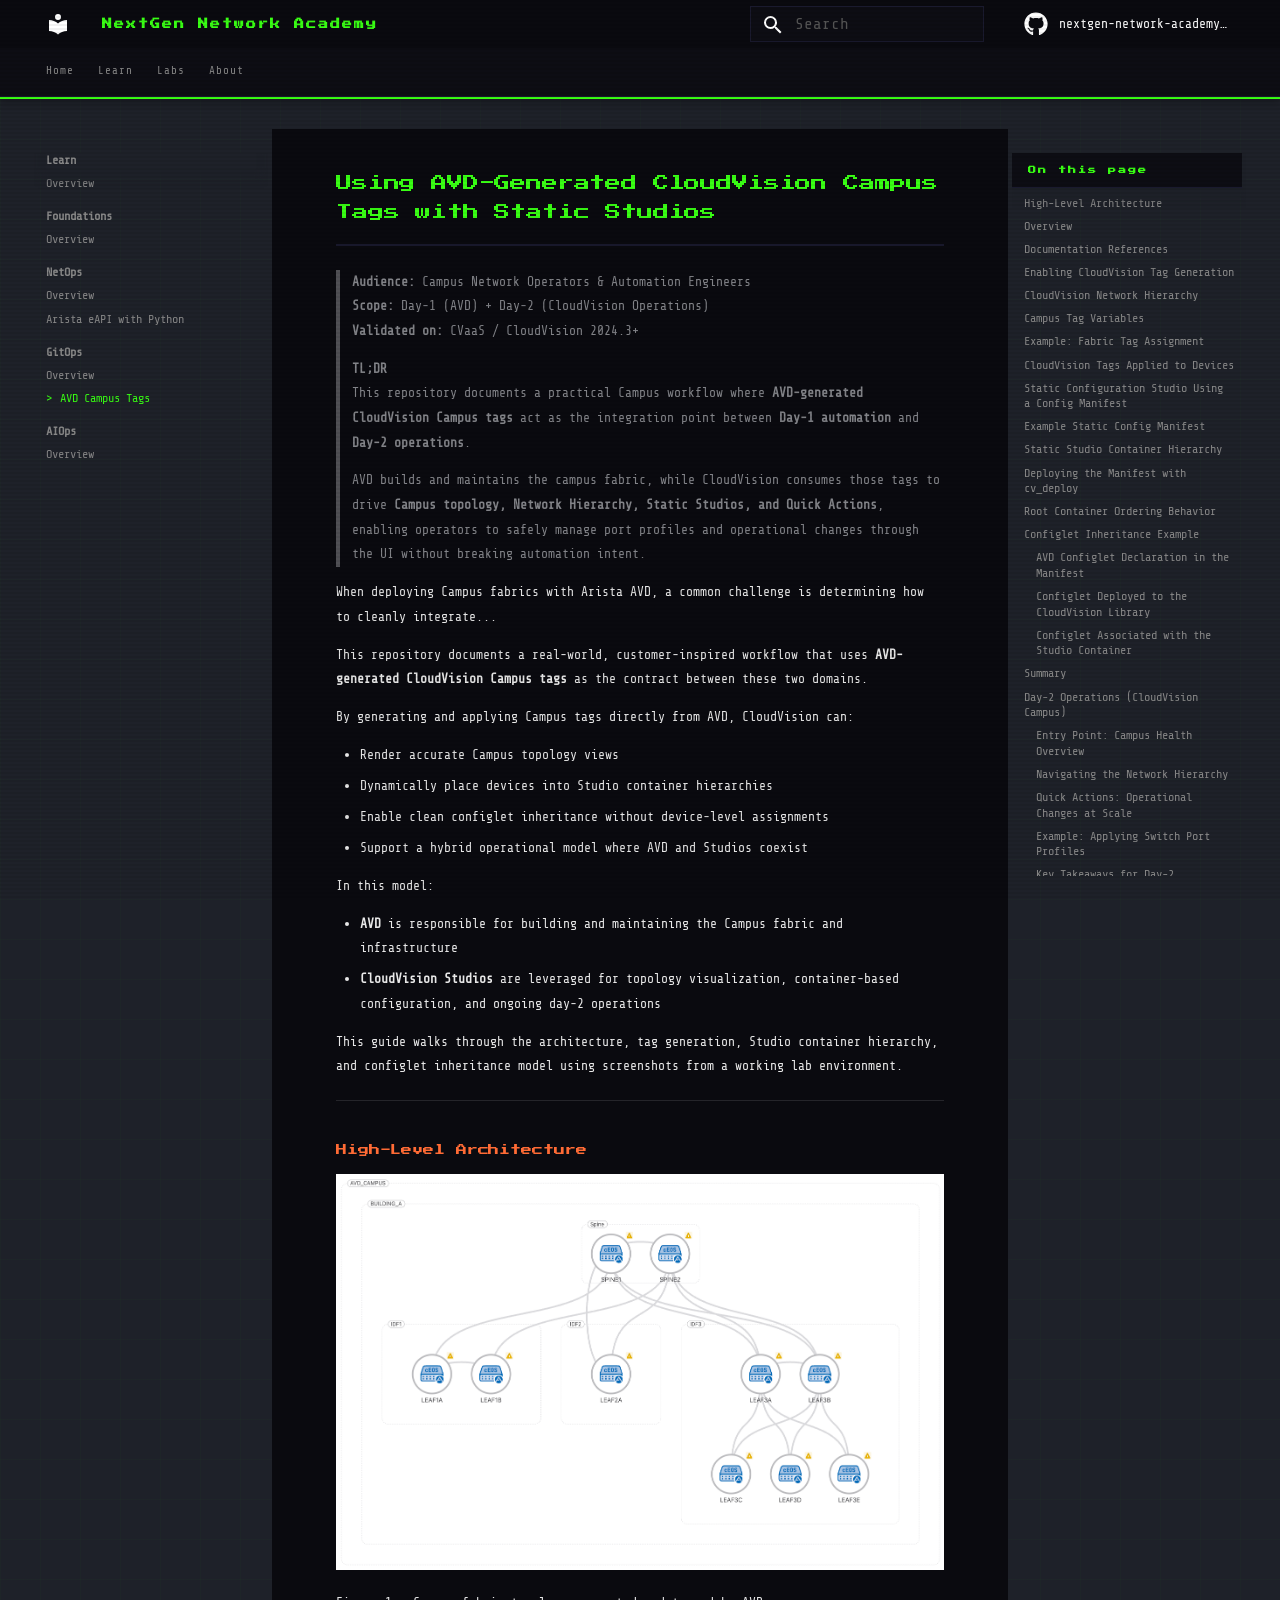
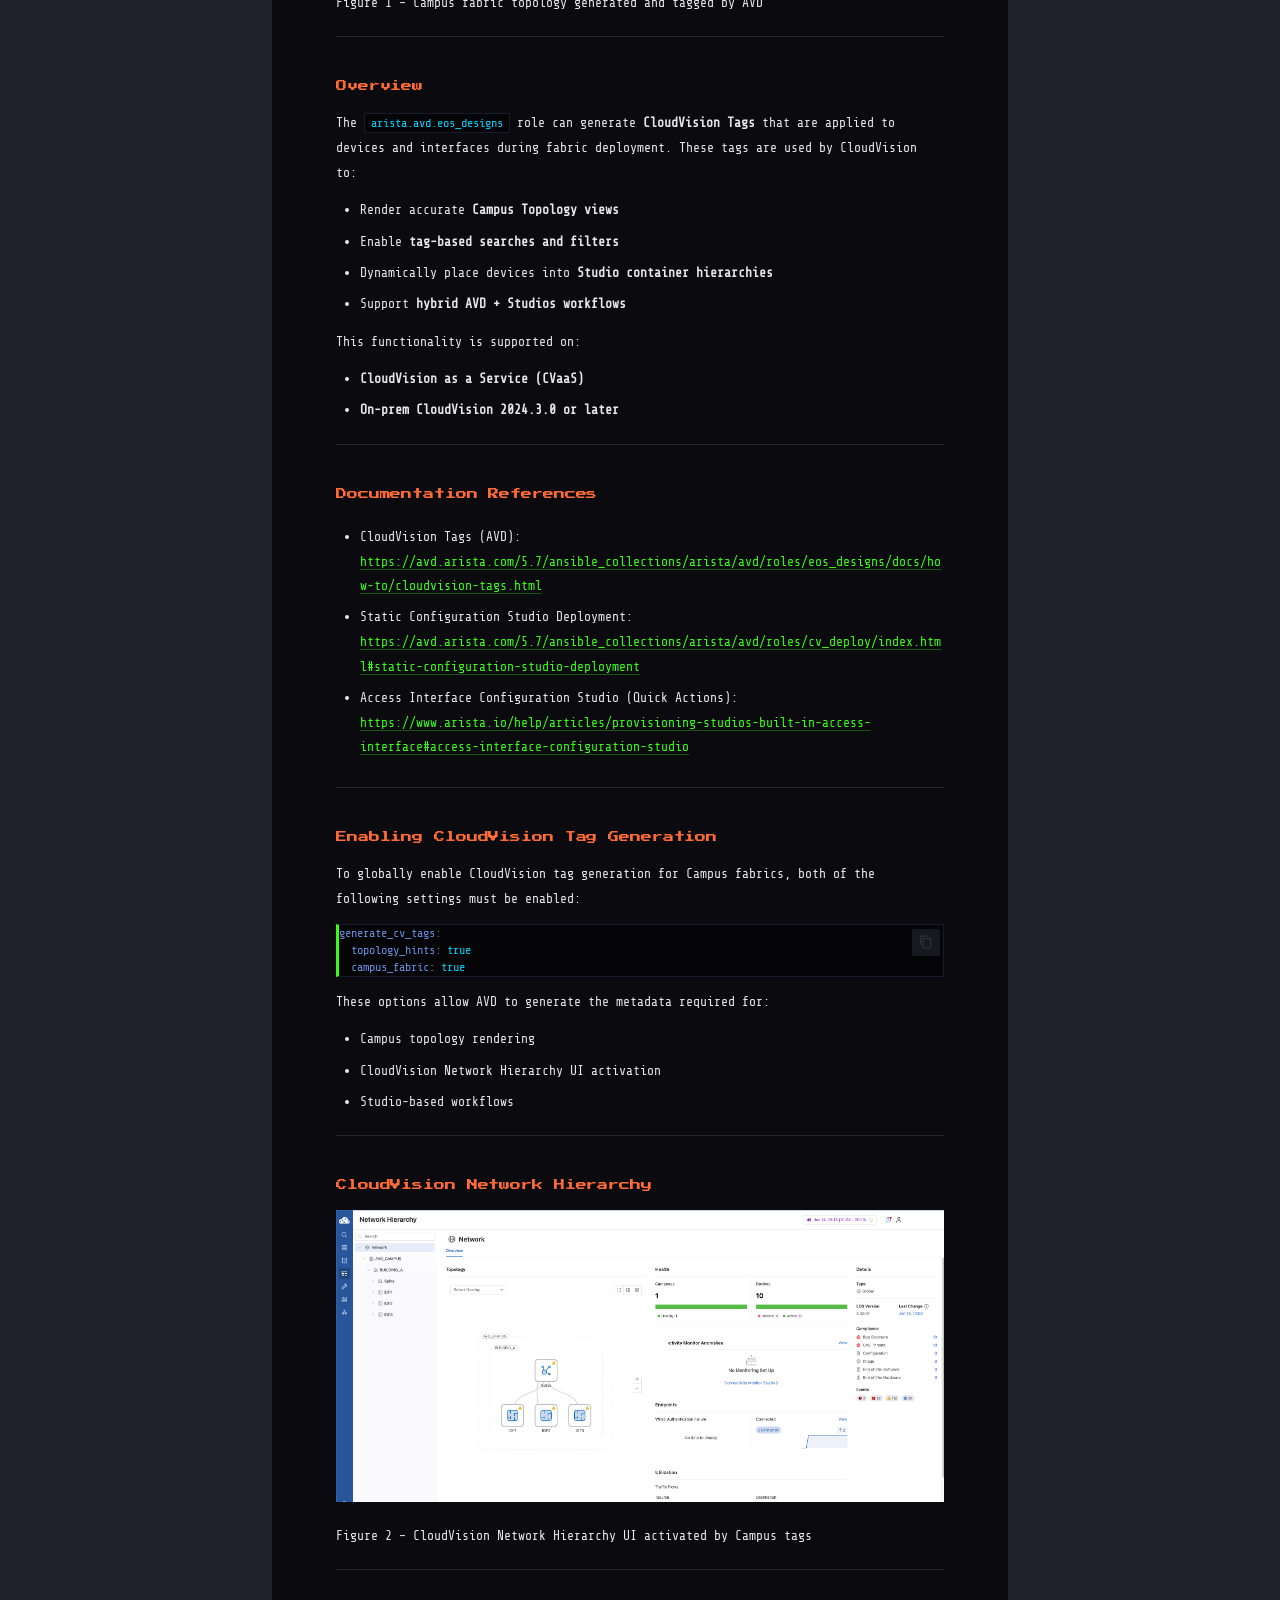
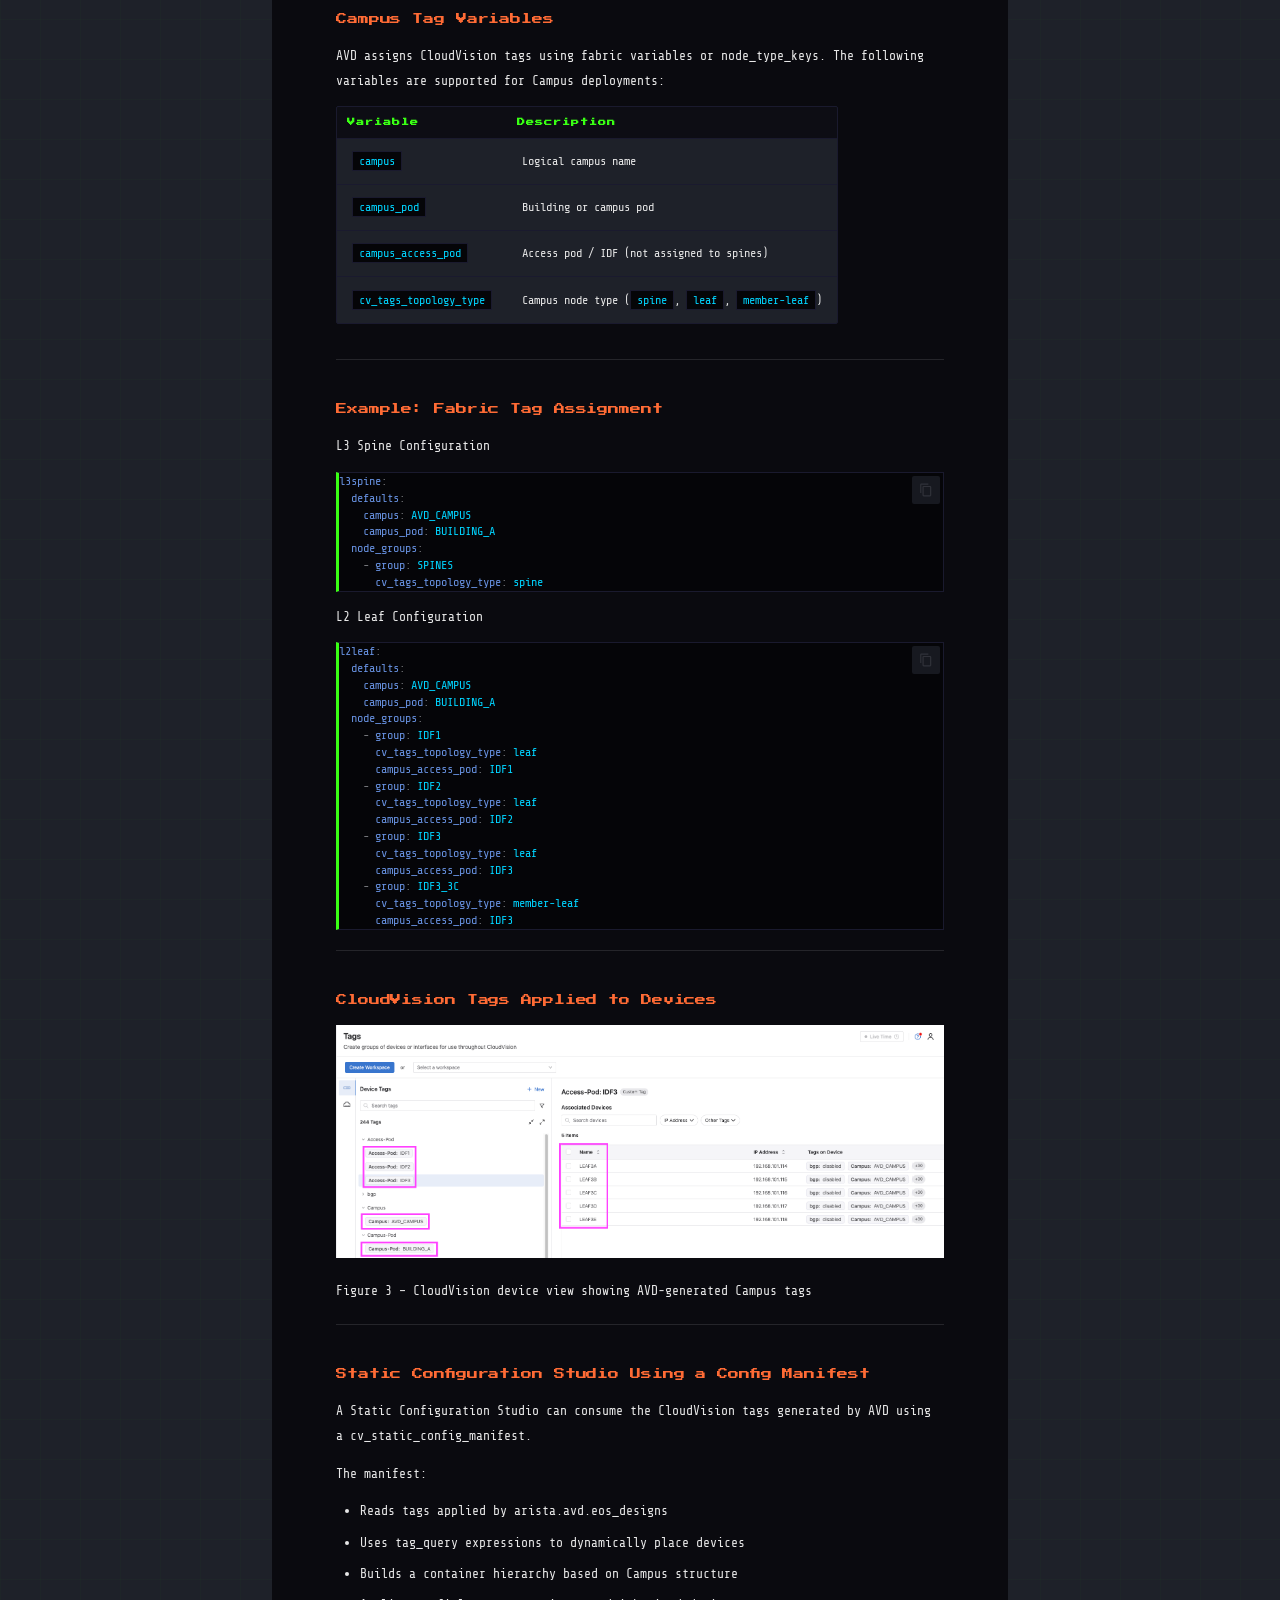
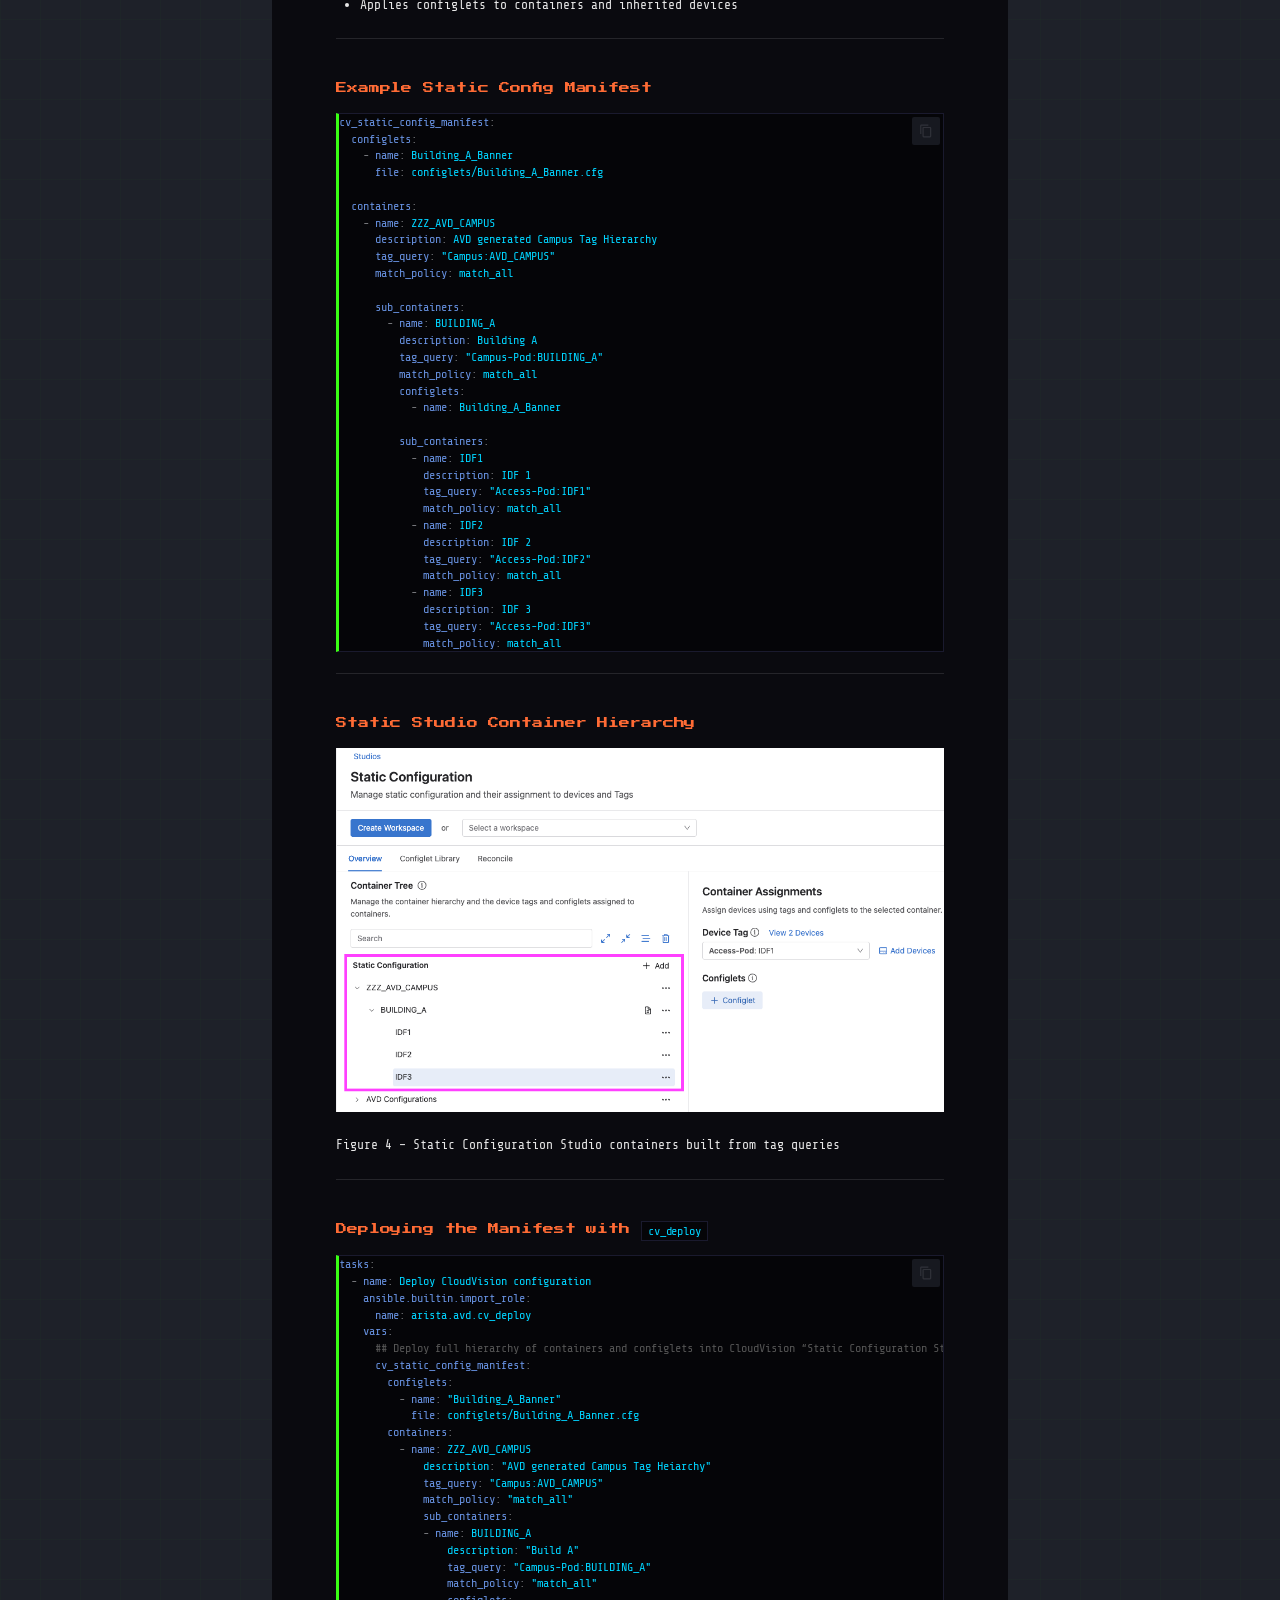
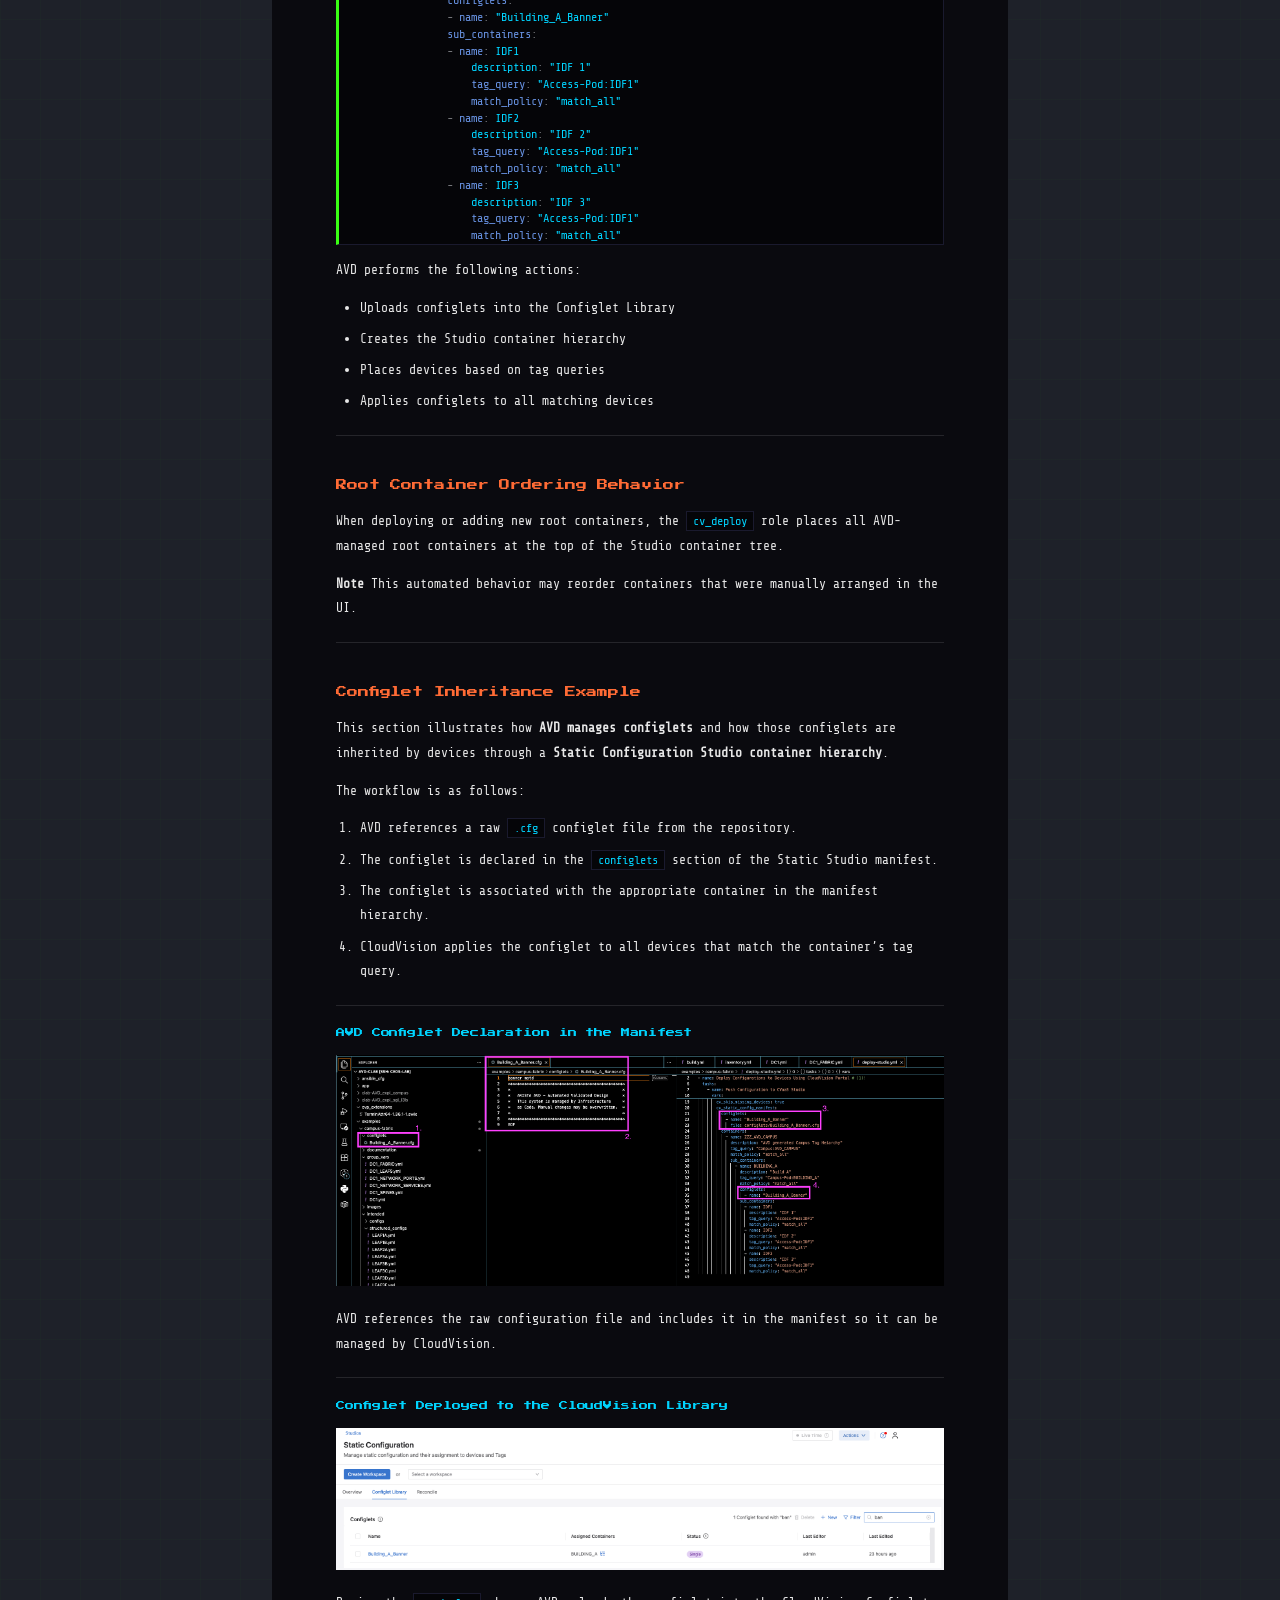
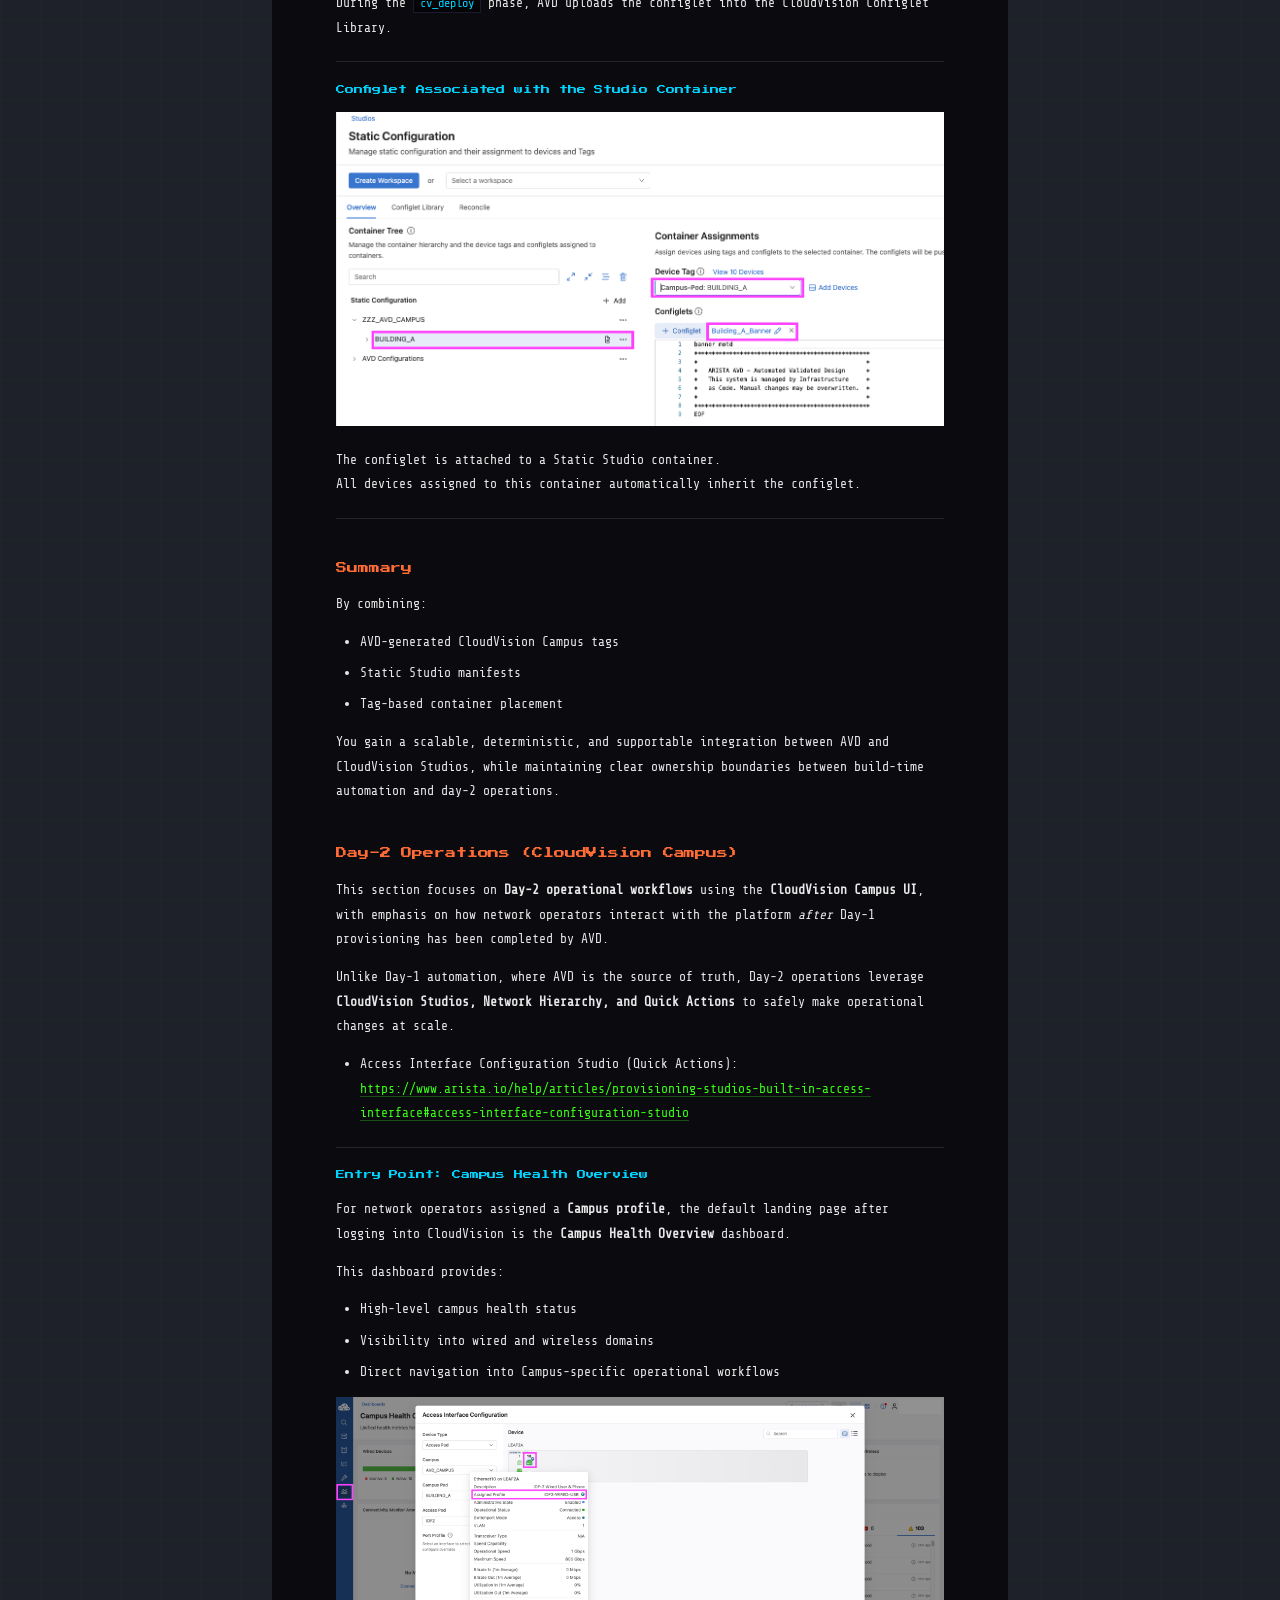
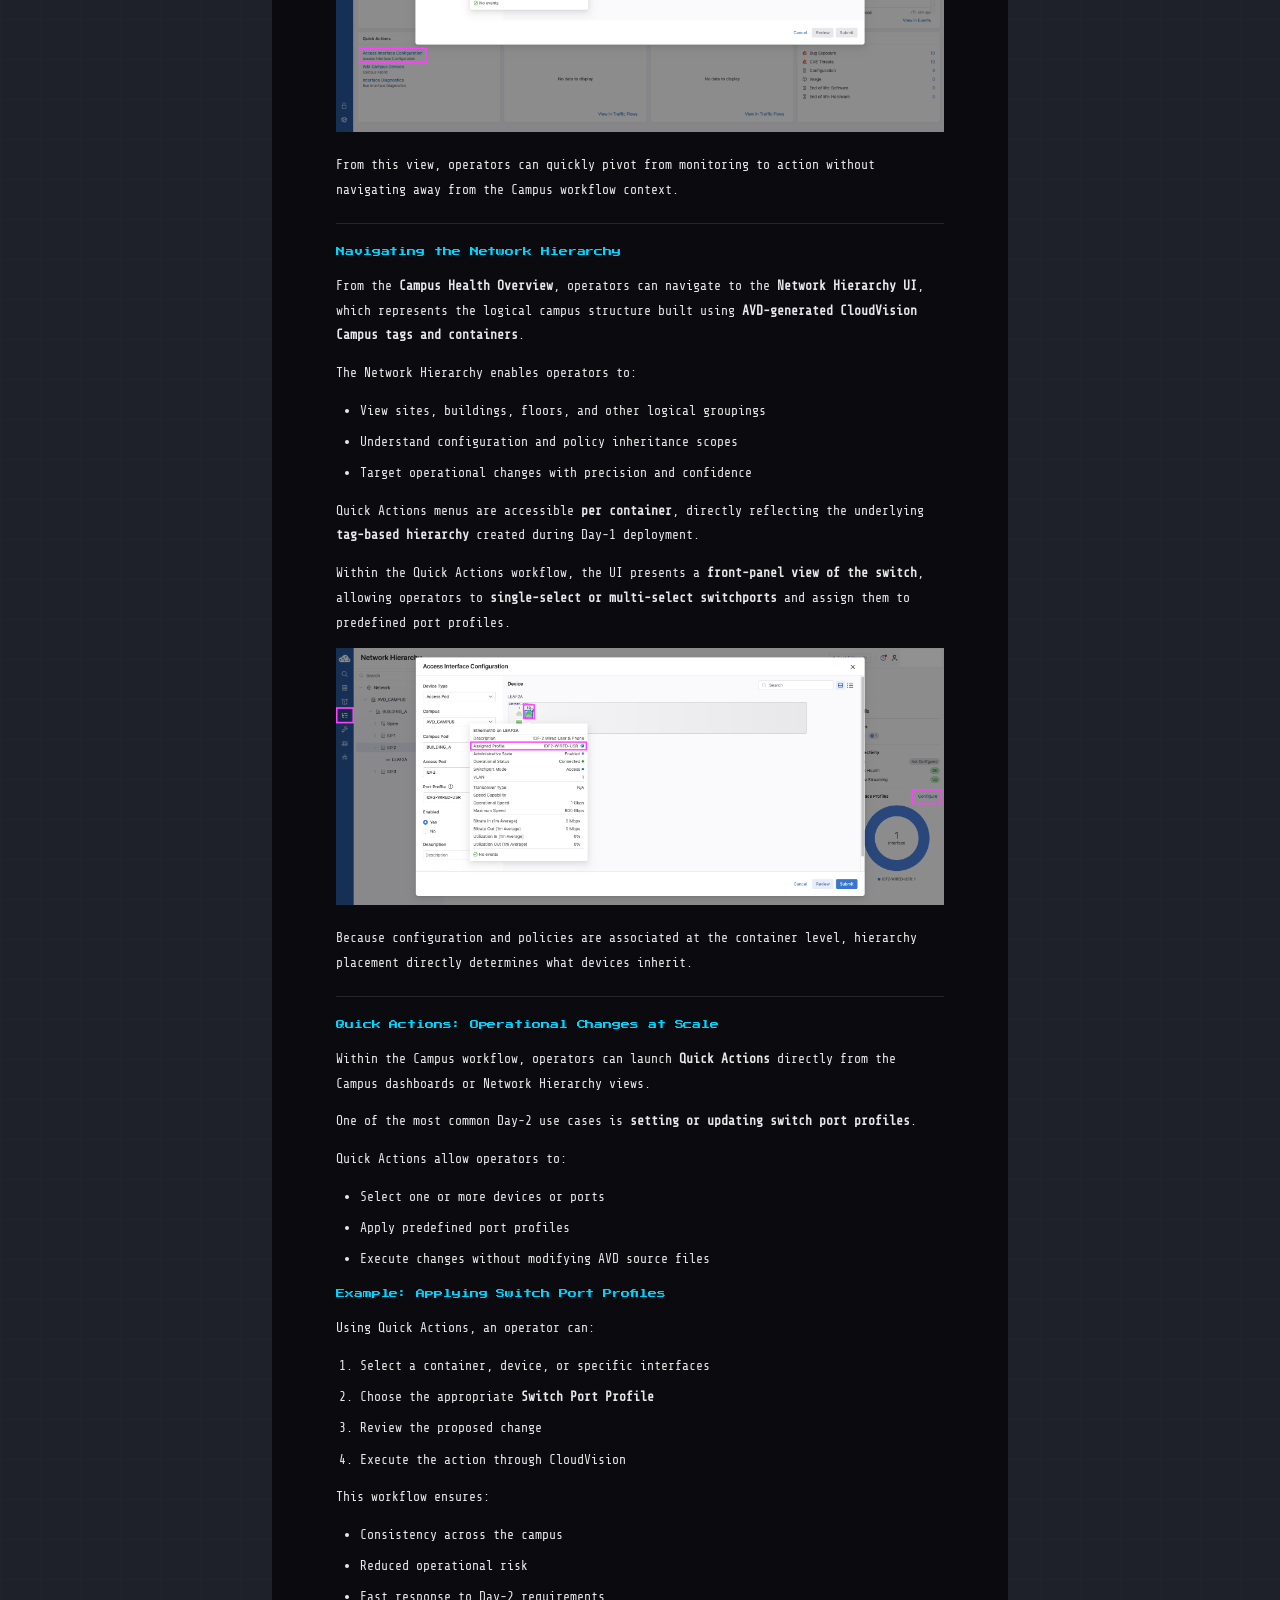
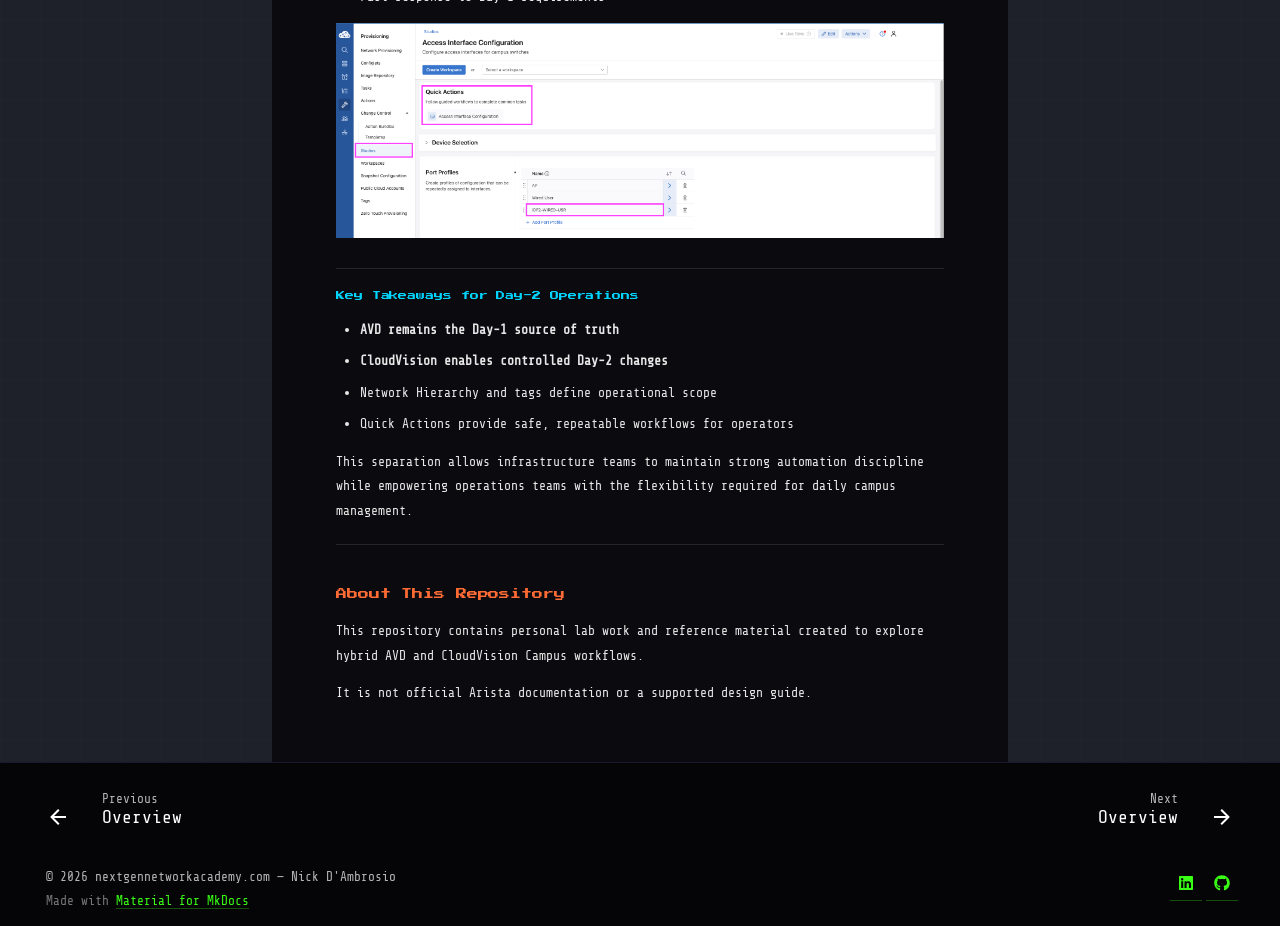
<file: learn/gitops/avd-campus-tags/index.html>
<!doctype html>
<html lang="en" class="no-js">
  <head>
    
      <meta charset="utf-8">
      <meta name="viewport" content="width=device-width,initial-scale=1">
      
        <meta name="description" content="Real-world Arista AVD workflows, working lab configs, and step-by-step guides — built by a practitioner, for engineers who actually ship things.">
      
      
        <meta name="author" content="Nick D'Ambrosio">
      
      
        <link rel="canonical" href="https://learn.nextgennetworkacademy.com/learn/gitops/avd-campus-tags/">
      
      
        <link rel="prev" href="../">
      
      
        <link rel="next" href="../../aiops/">
      
      
        
      
      
      <link rel="icon" href="../../../assets/images/favicon.png">
      <meta name="generator" content="mkdocs-1.6.1, mkdocs-material-9.7.6">
    
    
      
        <title>AVD Campus Tags - NextGen Network Academy</title>
      
    
    
      <link rel="stylesheet" href="../../../assets/stylesheets/main.484c7ddc.min.css">
      
        
        <link rel="stylesheet" href="../../../assets/stylesheets/palette.ab4e12ef.min.css">
      
      


    
    
      
    
    
      
        
        
        <link rel="preconnect" href="https://fonts.gstatic.com" crossorigin>
        <link rel="stylesheet" href="https://fonts.googleapis.com/css?family=Share+Tech+Mono:300,300i,400,400i,700,700i%7CShare+Tech+Mono:400,400i,700,700i&display=fallback">
        <style>:root{--md-text-font:"Share Tech Mono";--md-code-font:"Share Tech Mono"}</style>
      
    
    
      <link rel="stylesheet" href="../../../stylesheets/extra.css">
    
    <script>__md_scope=new URL("../../..",location),__md_hash=e=>[...e].reduce(((e,_)=>(e<<5)-e+_.charCodeAt(0)),0),__md_get=(e,_=localStorage,t=__md_scope)=>JSON.parse(_.getItem(t.pathname+"."+e)),__md_set=(e,_,t=localStorage,a=__md_scope)=>{try{t.setItem(a.pathname+"."+e,JSON.stringify(_))}catch(e){}}</script>
    
      

    
    
  </head>
  
  
    
    
    
    
    
    <body dir="ltr" data-md-color-scheme="slate" data-md-color-primary="custom" data-md-color-accent="custom">
  
    
    <input class="md-toggle" data-md-toggle="drawer" type="checkbox" id="__drawer" autocomplete="off">
    <input class="md-toggle" data-md-toggle="search" type="checkbox" id="__search" autocomplete="off">
    <label class="md-overlay" for="__drawer"></label>
    <div data-md-component="skip">
      
        
        <a href="#using-avd-generated-cloudvision-campus-tags-with-static-studios" class="md-skip">
          Skip to content
        </a>
      
    </div>
    <div data-md-component="announce">
      
    </div>
    
    
      

  

<header class="md-header md-header--shadow md-header--lifted" data-md-component="header">
  <nav class="md-header__inner md-grid" aria-label="Header">
    <a href="../../.." title="NextGen Network Academy" class="md-header__button md-logo" aria-label="NextGen Network Academy" data-md-component="logo">
      
  
  <svg xmlns="http://www.w3.org/2000/svg" viewBox="0 0 24 24"><path d="M12 8a3 3 0 0 0 3-3 3 3 0 0 0-3-3 3 3 0 0 0-3 3 3 3 0 0 0 3 3m0 3.54C9.64 9.35 6.5 8 3 8v11c3.5 0 6.64 1.35 9 3.54 2.36-2.19 5.5-3.54 9-3.54V8c-3.5 0-6.64 1.35-9 3.54"/></svg>

    </a>
    <label class="md-header__button md-icon" for="__drawer">
      
      <svg xmlns="http://www.w3.org/2000/svg" viewBox="0 0 24 24"><path d="M3 6h18v2H3zm0 5h18v2H3zm0 5h18v2H3z"/></svg>
    </label>
    <div class="md-header__title" data-md-component="header-title">
      <div class="md-header__ellipsis">
        <div class="md-header__topic">
          <span class="md-ellipsis">
            NextGen Network Academy
          </span>
        </div>
        <div class="md-header__topic" data-md-component="header-topic">
          <span class="md-ellipsis">
            
              AVD Campus Tags
            
          </span>
        </div>
      </div>
    </div>
    
      
    
    
    
    
      
      
        <label class="md-header__button md-icon" for="__search">
          
          <svg xmlns="http://www.w3.org/2000/svg" viewBox="0 0 24 24"><path d="M9.5 3A6.5 6.5 0 0 1 16 9.5c0 1.61-.59 3.09-1.56 4.23l.27.27h.79l5 5-1.5 1.5-5-5v-.79l-.27-.27A6.52 6.52 0 0 1 9.5 16 6.5 6.5 0 0 1 3 9.5 6.5 6.5 0 0 1 9.5 3m0 2C7 5 5 7 5 9.5S7 14 9.5 14 14 12 14 9.5 12 5 9.5 5"/></svg>
        </label>
        <div class="md-search" data-md-component="search" role="dialog">
  <label class="md-search__overlay" for="__search"></label>
  <div class="md-search__inner" role="search">
    <form class="md-search__form" name="search">
      <input type="text" class="md-search__input" name="query" aria-label="Search" placeholder="Search" autocapitalize="off" autocorrect="off" autocomplete="off" spellcheck="false" data-md-component="search-query" required>
      <label class="md-search__icon md-icon" for="__search">
        
        <svg xmlns="http://www.w3.org/2000/svg" viewBox="0 0 24 24"><path d="M9.5 3A6.5 6.5 0 0 1 16 9.5c0 1.61-.59 3.09-1.56 4.23l.27.27h.79l5 5-1.5 1.5-5-5v-.79l-.27-.27A6.52 6.52 0 0 1 9.5 16 6.5 6.5 0 0 1 3 9.5 6.5 6.5 0 0 1 9.5 3m0 2C7 5 5 7 5 9.5S7 14 9.5 14 14 12 14 9.5 12 5 9.5 5"/></svg>
        
        <svg xmlns="http://www.w3.org/2000/svg" viewBox="0 0 24 24"><path d="M20 11v2H8l5.5 5.5-1.42 1.42L4.16 12l7.92-7.92L13.5 5.5 8 11z"/></svg>
      </label>
      <nav class="md-search__options" aria-label="Search">
        
        <button type="reset" class="md-search__icon md-icon" title="Clear" aria-label="Clear" tabindex="-1">
          
          <svg xmlns="http://www.w3.org/2000/svg" viewBox="0 0 24 24"><path d="M19 6.41 17.59 5 12 10.59 6.41 5 5 6.41 10.59 12 5 17.59 6.41 19 12 13.41 17.59 19 19 17.59 13.41 12z"/></svg>
        </button>
      </nav>
      
        <div class="md-search__suggest" data-md-component="search-suggest"></div>
      
    </form>
    <div class="md-search__output">
      <div class="md-search__scrollwrap" tabindex="0" data-md-scrollfix>
        <div class="md-search-result" data-md-component="search-result">
          <div class="md-search-result__meta">
            Initializing search
          </div>
          <ol class="md-search-result__list" role="presentation"></ol>
        </div>
      </div>
    </div>
  </div>
</div>
      
    
    
      <div class="md-header__source">
        <a href="https://github.com/nextgen-network-academy/ngna-content" title="Go to repository" class="md-source" data-md-component="source">
  <div class="md-source__icon md-icon">
    
    <svg xmlns="http://www.w3.org/2000/svg" viewBox="0 0 512 512"><!--! Font Awesome Free 7.1.0 by @fontawesome - https://fontawesome.com License - https://fontawesome.com/license/free (Icons: CC BY 4.0, Fonts: SIL OFL 1.1, Code: MIT License) Copyright 2025 Fonticons, Inc.--><path d="M173.9 397.4c0 2-2.3 3.6-5.2 3.6-3.3.3-5.6-1.3-5.6-3.6 0-2 2.3-3.6 5.2-3.6 3-.3 5.6 1.3 5.6 3.6m-31.1-4.5c-.7 2 1.3 4.3 4.3 4.9 2.6 1 5.6 0 6.2-2s-1.3-4.3-4.3-5.2c-2.6-.7-5.5.3-6.2 2.3m44.2-1.7c-2.9.7-4.9 2.6-4.6 4.9.3 2 2.9 3.3 5.9 2.6 2.9-.7 4.9-2.6 4.6-4.6-.3-1.9-3-3.2-5.9-2.9M252.8 8C114.1 8 8 113.3 8 252c0 110.9 69.8 205.8 169.5 239.2 12.8 2.3 17.3-5.6 17.3-12.1 0-6.2-.3-40.4-.3-61.4 0 0-70 15-84.7-29.8 0 0-11.4-29.1-27.8-36.6 0 0-22.9-15.7 1.6-15.4 0 0 24.9 2 38.6 25.8 21.9 38.6 58.6 27.5 72.9 20.9 2.3-16 8.8-27.1 16-33.7-55.9-6.2-112.3-14.3-112.3-110.5 0-27.5 7.6-41.3 23.6-58.9-2.6-6.5-11.1-33.3 2.6-67.9 20.9-6.5 69 27 69 27 20-5.6 41.5-8.5 62.8-8.5s42.8 2.9 62.8 8.5c0 0 48.1-33.6 69-27 13.7 34.7 5.2 61.4 2.6 67.9 16 17.7 25.8 31.5 25.8 58.9 0 96.5-58.9 104.2-114.8 110.5 9.2 7.9 17 22.9 17 46.4 0 33.7-.3 75.4-.3 83.6 0 6.5 4.6 14.4 17.3 12.1C436.2 457.8 504 362.9 504 252 504 113.3 391.5 8 252.8 8M105.2 352.9c-1.3 1-1 3.3.7 5.2 1.6 1.6 3.9 2.3 5.2 1 1.3-1 1-3.3-.7-5.2-1.6-1.6-3.9-2.3-5.2-1m-10.8-8.1c-.7 1.3.3 2.9 2.3 3.9 1.6 1 3.6.7 4.3-.7.7-1.3-.3-2.9-2.3-3.9-2-.6-3.6-.3-4.3.7m32.4 35.6c-1.6 1.3-1 4.3 1.3 6.2 2.3 2.3 5.2 2.6 6.5 1 1.3-1.3.7-4.3-1.3-6.2-2.2-2.3-5.2-2.6-6.5-1m-11.4-14.7c-1.6 1-1.6 3.6 0 5.9s4.3 3.3 5.6 2.3c1.6-1.3 1.6-3.9 0-6.2-1.4-2.3-4-3.3-5.6-2"/></svg>
  </div>
  <div class="md-source__repository">
    nextgen-network-academy/ngna-content
  </div>
</a>
      </div>
    
  </nav>
  
    
      
<nav class="md-tabs" aria-label="Tabs" data-md-component="tabs">
  <div class="md-grid">
    <ul class="md-tabs__list">
      
        
  
  
  
  
    <li class="md-tabs__item">
      <a href="../../.." class="md-tabs__link">
        
  
  
    
  
  Home

      </a>
    </li>
  

      
        
  
  
  
    
  
  
    
    
      <li class="md-tabs__item md-tabs__item--active">
        <a href="../../" class="md-tabs__link">
          
  
  
  Learn

        </a>
      </li>
    
  

      
        
  
  
  
  
    
    
      <li class="md-tabs__item">
        <a href="../../../labs/" class="md-tabs__link">
          
  
  
  Labs

        </a>
      </li>
    
  

      
        
  
  
  
  
    <li class="md-tabs__item">
      <a href="../../../about/" class="md-tabs__link">
        
  
  
    
  
  About

      </a>
    </li>
  

      
    </ul>
  </div>
</nav>
    
  
</header>
    
    <div class="md-container" data-md-component="container">
      
      
        
      
      <main class="md-main" data-md-component="main">
        <div class="md-main__inner md-grid">
          
            
              
              <div class="md-sidebar md-sidebar--primary" data-md-component="sidebar" data-md-type="navigation" >
                <div class="md-sidebar__scrollwrap">
                  <div class="md-sidebar__inner">
                    


  


<nav class="md-nav md-nav--primary md-nav--lifted" aria-label="Navigation" data-md-level="0">
  <label class="md-nav__title" for="__drawer">
    <a href="../../.." title="NextGen Network Academy" class="md-nav__button md-logo" aria-label="NextGen Network Academy" data-md-component="logo">
      
  
  <svg xmlns="http://www.w3.org/2000/svg" viewBox="0 0 24 24"><path d="M12 8a3 3 0 0 0 3-3 3 3 0 0 0-3-3 3 3 0 0 0-3 3 3 3 0 0 0 3 3m0 3.54C9.64 9.35 6.5 8 3 8v11c3.5 0 6.64 1.35 9 3.54 2.36-2.19 5.5-3.54 9-3.54V8c-3.5 0-6.64 1.35-9 3.54"/></svg>

    </a>
    NextGen Network Academy
  </label>
  
    <div class="md-nav__source">
      <a href="https://github.com/nextgen-network-academy/ngna-content" title="Go to repository" class="md-source" data-md-component="source">
  <div class="md-source__icon md-icon">
    
    <svg xmlns="http://www.w3.org/2000/svg" viewBox="0 0 512 512"><!--! Font Awesome Free 7.1.0 by @fontawesome - https://fontawesome.com License - https://fontawesome.com/license/free (Icons: CC BY 4.0, Fonts: SIL OFL 1.1, Code: MIT License) Copyright 2025 Fonticons, Inc.--><path d="M173.9 397.4c0 2-2.3 3.6-5.2 3.6-3.3.3-5.6-1.3-5.6-3.6 0-2 2.3-3.6 5.2-3.6 3-.3 5.6 1.3 5.6 3.6m-31.1-4.5c-.7 2 1.3 4.3 4.3 4.9 2.6 1 5.6 0 6.2-2s-1.3-4.3-4.3-5.2c-2.6-.7-5.5.3-6.2 2.3m44.2-1.7c-2.9.7-4.9 2.6-4.6 4.9.3 2 2.9 3.3 5.9 2.6 2.9-.7 4.9-2.6 4.6-4.6-.3-1.9-3-3.2-5.9-2.9M252.8 8C114.1 8 8 113.3 8 252c0 110.9 69.8 205.8 169.5 239.2 12.8 2.3 17.3-5.6 17.3-12.1 0-6.2-.3-40.4-.3-61.4 0 0-70 15-84.7-29.8 0 0-11.4-29.1-27.8-36.6 0 0-22.9-15.7 1.6-15.4 0 0 24.9 2 38.6 25.8 21.9 38.6 58.6 27.5 72.9 20.9 2.3-16 8.8-27.1 16-33.7-55.9-6.2-112.3-14.3-112.3-110.5 0-27.5 7.6-41.3 23.6-58.9-2.6-6.5-11.1-33.3 2.6-67.9 20.9-6.5 69 27 69 27 20-5.6 41.5-8.5 62.8-8.5s42.8 2.9 62.8 8.5c0 0 48.1-33.6 69-27 13.7 34.7 5.2 61.4 2.6 67.9 16 17.7 25.8 31.5 25.8 58.9 0 96.5-58.9 104.2-114.8 110.5 9.2 7.9 17 22.9 17 46.4 0 33.7-.3 75.4-.3 83.6 0 6.5 4.6 14.4 17.3 12.1C436.2 457.8 504 362.9 504 252 504 113.3 391.5 8 252.8 8M105.2 352.9c-1.3 1-1 3.3.7 5.2 1.6 1.6 3.9 2.3 5.2 1 1.3-1 1-3.3-.7-5.2-1.6-1.6-3.9-2.3-5.2-1m-10.8-8.1c-.7 1.3.3 2.9 2.3 3.9 1.6 1 3.6.7 4.3-.7.7-1.3-.3-2.9-2.3-3.9-2-.6-3.6-.3-4.3.7m32.4 35.6c-1.6 1.3-1 4.3 1.3 6.2 2.3 2.3 5.2 2.6 6.5 1 1.3-1.3.7-4.3-1.3-6.2-2.2-2.3-5.2-2.6-6.5-1m-11.4-14.7c-1.6 1-1.6 3.6 0 5.9s4.3 3.3 5.6 2.3c1.6-1.3 1.6-3.9 0-6.2-1.4-2.3-4-3.3-5.6-2"/></svg>
  </div>
  <div class="md-source__repository">
    nextgen-network-academy/ngna-content
  </div>
</a>
    </div>
  
  <ul class="md-nav__list" data-md-scrollfix>
    
      
      
  
  
  
  
    <li class="md-nav__item">
      <a href="../../.." class="md-nav__link">
        
  
  
  <span class="md-ellipsis">
    
  
    Home
  

    
  </span>
  
  

      </a>
    </li>
  

    
      
      
  
  
    
  
  
  
    
    
    
    
      
        
        
      
      
        
      
    
    
    <li class="md-nav__item md-nav__item--active md-nav__item--section md-nav__item--nested">
      
        
        
        <input class="md-nav__toggle md-toggle " type="checkbox" id="__nav_2" checked>
        
          
          <label class="md-nav__link" for="__nav_2" id="__nav_2_label" tabindex="">
            
  
  
  <span class="md-ellipsis">
    
  
    Learn
  

    
  </span>
  
  

            <span class="md-nav__icon md-icon"></span>
          </label>
        
        <nav class="md-nav" data-md-level="1" aria-labelledby="__nav_2_label" aria-expanded="true">
          <label class="md-nav__title" for="__nav_2">
            <span class="md-nav__icon md-icon"></span>
            
  
    Learn
  

          </label>
          <ul class="md-nav__list" data-md-scrollfix>
            
              
                
  
  
  
  
    <li class="md-nav__item">
      <a href="../../" class="md-nav__link">
        
  
  
  <span class="md-ellipsis">
    
  
    Overview
  

    
  </span>
  
  

      </a>
    </li>
  

              
            
              
                
  
  
  
  
    
    
    
    
      
      
        
          
          
        
      
    
    
    <li class="md-nav__item md-nav__item--section md-nav__item--nested">
      
        
        
          
        
        <input class="md-nav__toggle md-toggle md-toggle--indeterminate" type="checkbox" id="__nav_2_2" >
        
          
          <label class="md-nav__link" for="__nav_2_2" id="__nav_2_2_label" tabindex="">
            
  
  
  <span class="md-ellipsis">
    
  
    Foundations
  

    
  </span>
  
  

            <span class="md-nav__icon md-icon"></span>
          </label>
        
        <nav class="md-nav" data-md-level="2" aria-labelledby="__nav_2_2_label" aria-expanded="false">
          <label class="md-nav__title" for="__nav_2_2">
            <span class="md-nav__icon md-icon"></span>
            
  
    Foundations
  

          </label>
          <ul class="md-nav__list" data-md-scrollfix>
            
              
                
  
  
  
  
    <li class="md-nav__item">
      <a href="../../foundations/" class="md-nav__link">
        
  
  
  <span class="md-ellipsis">
    
  
    Overview
  

    
  </span>
  
  

      </a>
    </li>
  

              
            
          </ul>
        </nav>
      
    </li>
  

              
            
              
                
  
  
  
  
    
    
    
    
      
      
        
          
          
        
      
    
    
    <li class="md-nav__item md-nav__item--section md-nav__item--nested">
      
        
        
          
        
        <input class="md-nav__toggle md-toggle md-toggle--indeterminate" type="checkbox" id="__nav_2_3" >
        
          
          <label class="md-nav__link" for="__nav_2_3" id="__nav_2_3_label" tabindex="">
            
  
  
  <span class="md-ellipsis">
    
  
    NetOps
  

    
  </span>
  
  

            <span class="md-nav__icon md-icon"></span>
          </label>
        
        <nav class="md-nav" data-md-level="2" aria-labelledby="__nav_2_3_label" aria-expanded="false">
          <label class="md-nav__title" for="__nav_2_3">
            <span class="md-nav__icon md-icon"></span>
            
  
    NetOps
  

          </label>
          <ul class="md-nav__list" data-md-scrollfix>
            
              
                
  
  
  
  
    <li class="md-nav__item">
      <a href="../../netops/" class="md-nav__link">
        
  
  
  <span class="md-ellipsis">
    
  
    Overview
  

    
  </span>
  
  

      </a>
    </li>
  

              
            
              
                
  
  
  
  
    <li class="md-nav__item">
      <a href="../../netops/arista-eapi-python/" class="md-nav__link">
        
  
  
  <span class="md-ellipsis">
    
  
    Arista eAPI with Python
  

    
  </span>
  
  

      </a>
    </li>
  

              
            
          </ul>
        </nav>
      
    </li>
  

              
            
              
                
  
  
    
  
  
  
    
    
    
    
      
      
        
          
          
        
      
    
    
    <li class="md-nav__item md-nav__item--active md-nav__item--section md-nav__item--nested">
      
        
        
        <input class="md-nav__toggle md-toggle " type="checkbox" id="__nav_2_4" checked>
        
          
          <label class="md-nav__link" for="__nav_2_4" id="__nav_2_4_label" tabindex="">
            
  
  
  <span class="md-ellipsis">
    
  
    GitOps
  

    
  </span>
  
  

            <span class="md-nav__icon md-icon"></span>
          </label>
        
        <nav class="md-nav" data-md-level="2" aria-labelledby="__nav_2_4_label" aria-expanded="true">
          <label class="md-nav__title" for="__nav_2_4">
            <span class="md-nav__icon md-icon"></span>
            
  
    GitOps
  

          </label>
          <ul class="md-nav__list" data-md-scrollfix>
            
              
                
  
  
  
  
    <li class="md-nav__item">
      <a href="../" class="md-nav__link">
        
  
  
  <span class="md-ellipsis">
    
  
    Overview
  

    
  </span>
  
  

      </a>
    </li>
  

              
            
              
                
  
  
    
  
  
  
    <li class="md-nav__item md-nav__item--active">
      
      <input class="md-nav__toggle md-toggle" type="checkbox" id="__toc">
      
      
        
      
      
        <label class="md-nav__link md-nav__link--active" for="__toc">
          
  
  
  <span class="md-ellipsis">
    
  
    AVD Campus Tags
  

    
  </span>
  
  

          <span class="md-nav__icon md-icon"></span>
        </label>
      
      <a href="./" class="md-nav__link md-nav__link--active">
        
  
  
  <span class="md-ellipsis">
    
  
    AVD Campus Tags
  

    
  </span>
  
  

      </a>
      
        

  

<nav class="md-nav md-nav--secondary" aria-label="On this page">
  
  
  
    
  
  
    <label class="md-nav__title" for="__toc">
      <span class="md-nav__icon md-icon"></span>
      On this page
    </label>
    <ul class="md-nav__list" data-md-component="toc" data-md-scrollfix>
      
        <li class="md-nav__item">
  <a href="#high-level-architecture" class="md-nav__link">
    <span class="md-ellipsis">
      
        High-Level Architecture
      
    </span>
  </a>
  
</li>
      
        <li class="md-nav__item">
  <a href="#overview" class="md-nav__link">
    <span class="md-ellipsis">
      
        Overview
      
    </span>
  </a>
  
</li>
      
        <li class="md-nav__item">
  <a href="#documentation-references" class="md-nav__link">
    <span class="md-ellipsis">
      
        Documentation References
      
    </span>
  </a>
  
</li>
      
        <li class="md-nav__item">
  <a href="#enabling-cloudvision-tag-generation" class="md-nav__link">
    <span class="md-ellipsis">
      
        Enabling CloudVision Tag Generation
      
    </span>
  </a>
  
</li>
      
        <li class="md-nav__item">
  <a href="#cloudvision-network-hierarchy" class="md-nav__link">
    <span class="md-ellipsis">
      
        CloudVision Network Hierarchy
      
    </span>
  </a>
  
</li>
      
        <li class="md-nav__item">
  <a href="#campus-tag-variables" class="md-nav__link">
    <span class="md-ellipsis">
      
        Campus Tag Variables
      
    </span>
  </a>
  
</li>
      
        <li class="md-nav__item">
  <a href="#example-fabric-tag-assignment" class="md-nav__link">
    <span class="md-ellipsis">
      
        Example: Fabric Tag Assignment
      
    </span>
  </a>
  
</li>
      
        <li class="md-nav__item">
  <a href="#cloudvision-tags-applied-to-devices" class="md-nav__link">
    <span class="md-ellipsis">
      
        CloudVision Tags Applied to Devices
      
    </span>
  </a>
  
</li>
      
        <li class="md-nav__item">
  <a href="#static-configuration-studio-using-a-config-manifest" class="md-nav__link">
    <span class="md-ellipsis">
      
        Static Configuration Studio Using a Config Manifest
      
    </span>
  </a>
  
</li>
      
        <li class="md-nav__item">
  <a href="#example-static-config-manifest" class="md-nav__link">
    <span class="md-ellipsis">
      
        Example Static Config Manifest
      
    </span>
  </a>
  
</li>
      
        <li class="md-nav__item">
  <a href="#static-studio-container-hierarchy" class="md-nav__link">
    <span class="md-ellipsis">
      
        Static Studio Container Hierarchy
      
    </span>
  </a>
  
</li>
      
        <li class="md-nav__item">
  <a href="#deploying-the-manifest-with-cv_deploy" class="md-nav__link">
    <span class="md-ellipsis">
      
        Deploying the Manifest with cv_deploy
      
    </span>
  </a>
  
</li>
      
        <li class="md-nav__item">
  <a href="#root-container-ordering-behavior" class="md-nav__link">
    <span class="md-ellipsis">
      
        Root Container Ordering Behavior
      
    </span>
  </a>
  
</li>
      
        <li class="md-nav__item">
  <a href="#configlet-inheritance-example" class="md-nav__link">
    <span class="md-ellipsis">
      
        Configlet Inheritance Example
      
    </span>
  </a>
  
    <nav class="md-nav" aria-label="Configlet Inheritance Example">
      <ul class="md-nav__list">
        
          <li class="md-nav__item">
  <a href="#avd-configlet-declaration-in-the-manifest" class="md-nav__link">
    <span class="md-ellipsis">
      
        AVD Configlet Declaration in the Manifest
      
    </span>
  </a>
  
</li>
        
          <li class="md-nav__item">
  <a href="#configlet-deployed-to-the-cloudvision-library" class="md-nav__link">
    <span class="md-ellipsis">
      
        Configlet Deployed to the CloudVision Library
      
    </span>
  </a>
  
</li>
        
          <li class="md-nav__item">
  <a href="#configlet-associated-with-the-studio-container" class="md-nav__link">
    <span class="md-ellipsis">
      
        Configlet Associated with the Studio Container
      
    </span>
  </a>
  
</li>
        
      </ul>
    </nav>
  
</li>
      
        <li class="md-nav__item">
  <a href="#summary" class="md-nav__link">
    <span class="md-ellipsis">
      
        Summary
      
    </span>
  </a>
  
</li>
      
        <li class="md-nav__item">
  <a href="#day-2-operations-cloudvision-campus" class="md-nav__link">
    <span class="md-ellipsis">
      
        Day-2 Operations (CloudVision Campus)
      
    </span>
  </a>
  
    <nav class="md-nav" aria-label="Day-2 Operations (CloudVision Campus)">
      <ul class="md-nav__list">
        
          <li class="md-nav__item">
  <a href="#entry-point-campus-health-overview" class="md-nav__link">
    <span class="md-ellipsis">
      
        Entry Point: Campus Health Overview
      
    </span>
  </a>
  
</li>
        
          <li class="md-nav__item">
  <a href="#navigating-the-network-hierarchy" class="md-nav__link">
    <span class="md-ellipsis">
      
        Navigating the Network Hierarchy
      
    </span>
  </a>
  
</li>
        
          <li class="md-nav__item">
  <a href="#quick-actions-operational-changes-at-scale" class="md-nav__link">
    <span class="md-ellipsis">
      
        Quick Actions: Operational Changes at Scale
      
    </span>
  </a>
  
</li>
        
          <li class="md-nav__item">
  <a href="#example-applying-switch-port-profiles" class="md-nav__link">
    <span class="md-ellipsis">
      
        Example: Applying Switch Port Profiles
      
    </span>
  </a>
  
</li>
        
          <li class="md-nav__item">
  <a href="#key-takeaways-for-day-2-operations" class="md-nav__link">
    <span class="md-ellipsis">
      
        Key Takeaways for Day-2 Operations
      
    </span>
  </a>
  
</li>
        
      </ul>
    </nav>
  
</li>
      
        <li class="md-nav__item">
  <a href="#about-this-repository" class="md-nav__link">
    <span class="md-ellipsis">
      
        About This Repository
      
    </span>
  </a>
  
</li>
      
    </ul>
  
</nav>
      
    </li>
  

              
            
          </ul>
        </nav>
      
    </li>
  

              
            
              
                
  
  
  
  
    
    
    
    
      
      
        
          
          
        
      
    
    
    <li class="md-nav__item md-nav__item--section md-nav__item--nested">
      
        
        
          
        
        <input class="md-nav__toggle md-toggle md-toggle--indeterminate" type="checkbox" id="__nav_2_5" >
        
          
          <label class="md-nav__link" for="__nav_2_5" id="__nav_2_5_label" tabindex="">
            
  
  
  <span class="md-ellipsis">
    
  
    AIOps
  

    
  </span>
  
  

            <span class="md-nav__icon md-icon"></span>
          </label>
        
        <nav class="md-nav" data-md-level="2" aria-labelledby="__nav_2_5_label" aria-expanded="false">
          <label class="md-nav__title" for="__nav_2_5">
            <span class="md-nav__icon md-icon"></span>
            
  
    AIOps
  

          </label>
          <ul class="md-nav__list" data-md-scrollfix>
            
              
                
  
  
  
  
    <li class="md-nav__item">
      <a href="../../aiops/" class="md-nav__link">
        
  
  
  <span class="md-ellipsis">
    
  
    Overview
  

    
  </span>
  
  

      </a>
    </li>
  

              
            
          </ul>
        </nav>
      
    </li>
  

              
            
          </ul>
        </nav>
      
    </li>
  

    
      
      
  
  
  
  
    
    
    
    
      
      
        
      
    
    
    <li class="md-nav__item md-nav__item--nested">
      
        
        
          
        
        <input class="md-nav__toggle md-toggle md-toggle--indeterminate" type="checkbox" id="__nav_3" >
        
          
          <label class="md-nav__link" for="__nav_3" id="__nav_3_label" tabindex="0">
            
  
  
  <span class="md-ellipsis">
    
  
    Labs
  

    
  </span>
  
  

            <span class="md-nav__icon md-icon"></span>
          </label>
        
        <nav class="md-nav" data-md-level="1" aria-labelledby="__nav_3_label" aria-expanded="false">
          <label class="md-nav__title" for="__nav_3">
            <span class="md-nav__icon md-icon"></span>
            
  
    Labs
  

          </label>
          <ul class="md-nav__list" data-md-scrollfix>
            
              
                
  
  
  
  
    <li class="md-nav__item">
      <a href="../../../labs/" class="md-nav__link">
        
  
  
  <span class="md-ellipsis">
    
  
    Overview
  

    
  </span>
  
  

      </a>
    </li>
  

              
            
              
                
  
  
  
  
    <li class="md-nav__item">
      <a href="../../../labs/avd-campus-tags/" class="md-nav__link">
        
  
  
  <span class="md-ellipsis">
    
  
    AVD Campus Tags Lab
  

    
  </span>
  
  

      </a>
    </li>
  

              
            
              
                
  
  
  
  
    <li class="md-nav__item">
      <a href="../../../labs/arista-eapi-python/" class="md-nav__link">
        
  
  
  <span class="md-ellipsis">
    
  
    Arista eAPI Python Lab
  

    
  </span>
  
  

      </a>
    </li>
  

              
            
          </ul>
        </nav>
      
    </li>
  

    
      
      
  
  
  
  
    <li class="md-nav__item">
      <a href="../../../about/" class="md-nav__link">
        
  
  
  <span class="md-ellipsis">
    
  
    About
  

    
  </span>
  
  

      </a>
    </li>
  

    
  </ul>
</nav>
                  </div>
                </div>
              </div>
            
            
              
              <div class="md-sidebar md-sidebar--secondary" data-md-component="sidebar" data-md-type="toc" >
                <div class="md-sidebar__scrollwrap">
                  <div class="md-sidebar__inner">
                    

  

<nav class="md-nav md-nav--secondary" aria-label="On this page">
  
  
  
    
  
  
    <label class="md-nav__title" for="__toc">
      <span class="md-nav__icon md-icon"></span>
      On this page
    </label>
    <ul class="md-nav__list" data-md-component="toc" data-md-scrollfix>
      
        <li class="md-nav__item">
  <a href="#high-level-architecture" class="md-nav__link">
    <span class="md-ellipsis">
      
        High-Level Architecture
      
    </span>
  </a>
  
</li>
      
        <li class="md-nav__item">
  <a href="#overview" class="md-nav__link">
    <span class="md-ellipsis">
      
        Overview
      
    </span>
  </a>
  
</li>
      
        <li class="md-nav__item">
  <a href="#documentation-references" class="md-nav__link">
    <span class="md-ellipsis">
      
        Documentation References
      
    </span>
  </a>
  
</li>
      
        <li class="md-nav__item">
  <a href="#enabling-cloudvision-tag-generation" class="md-nav__link">
    <span class="md-ellipsis">
      
        Enabling CloudVision Tag Generation
      
    </span>
  </a>
  
</li>
      
        <li class="md-nav__item">
  <a href="#cloudvision-network-hierarchy" class="md-nav__link">
    <span class="md-ellipsis">
      
        CloudVision Network Hierarchy
      
    </span>
  </a>
  
</li>
      
        <li class="md-nav__item">
  <a href="#campus-tag-variables" class="md-nav__link">
    <span class="md-ellipsis">
      
        Campus Tag Variables
      
    </span>
  </a>
  
</li>
      
        <li class="md-nav__item">
  <a href="#example-fabric-tag-assignment" class="md-nav__link">
    <span class="md-ellipsis">
      
        Example: Fabric Tag Assignment
      
    </span>
  </a>
  
</li>
      
        <li class="md-nav__item">
  <a href="#cloudvision-tags-applied-to-devices" class="md-nav__link">
    <span class="md-ellipsis">
      
        CloudVision Tags Applied to Devices
      
    </span>
  </a>
  
</li>
      
        <li class="md-nav__item">
  <a href="#static-configuration-studio-using-a-config-manifest" class="md-nav__link">
    <span class="md-ellipsis">
      
        Static Configuration Studio Using a Config Manifest
      
    </span>
  </a>
  
</li>
      
        <li class="md-nav__item">
  <a href="#example-static-config-manifest" class="md-nav__link">
    <span class="md-ellipsis">
      
        Example Static Config Manifest
      
    </span>
  </a>
  
</li>
      
        <li class="md-nav__item">
  <a href="#static-studio-container-hierarchy" class="md-nav__link">
    <span class="md-ellipsis">
      
        Static Studio Container Hierarchy
      
    </span>
  </a>
  
</li>
      
        <li class="md-nav__item">
  <a href="#deploying-the-manifest-with-cv_deploy" class="md-nav__link">
    <span class="md-ellipsis">
      
        Deploying the Manifest with cv_deploy
      
    </span>
  </a>
  
</li>
      
        <li class="md-nav__item">
  <a href="#root-container-ordering-behavior" class="md-nav__link">
    <span class="md-ellipsis">
      
        Root Container Ordering Behavior
      
    </span>
  </a>
  
</li>
      
        <li class="md-nav__item">
  <a href="#configlet-inheritance-example" class="md-nav__link">
    <span class="md-ellipsis">
      
        Configlet Inheritance Example
      
    </span>
  </a>
  
    <nav class="md-nav" aria-label="Configlet Inheritance Example">
      <ul class="md-nav__list">
        
          <li class="md-nav__item">
  <a href="#avd-configlet-declaration-in-the-manifest" class="md-nav__link">
    <span class="md-ellipsis">
      
        AVD Configlet Declaration in the Manifest
      
    </span>
  </a>
  
</li>
        
          <li class="md-nav__item">
  <a href="#configlet-deployed-to-the-cloudvision-library" class="md-nav__link">
    <span class="md-ellipsis">
      
        Configlet Deployed to the CloudVision Library
      
    </span>
  </a>
  
</li>
        
          <li class="md-nav__item">
  <a href="#configlet-associated-with-the-studio-container" class="md-nav__link">
    <span class="md-ellipsis">
      
        Configlet Associated with the Studio Container
      
    </span>
  </a>
  
</li>
        
      </ul>
    </nav>
  
</li>
      
        <li class="md-nav__item">
  <a href="#summary" class="md-nav__link">
    <span class="md-ellipsis">
      
        Summary
      
    </span>
  </a>
  
</li>
      
        <li class="md-nav__item">
  <a href="#day-2-operations-cloudvision-campus" class="md-nav__link">
    <span class="md-ellipsis">
      
        Day-2 Operations (CloudVision Campus)
      
    </span>
  </a>
  
    <nav class="md-nav" aria-label="Day-2 Operations (CloudVision Campus)">
      <ul class="md-nav__list">
        
          <li class="md-nav__item">
  <a href="#entry-point-campus-health-overview" class="md-nav__link">
    <span class="md-ellipsis">
      
        Entry Point: Campus Health Overview
      
    </span>
  </a>
  
</li>
        
          <li class="md-nav__item">
  <a href="#navigating-the-network-hierarchy" class="md-nav__link">
    <span class="md-ellipsis">
      
        Navigating the Network Hierarchy
      
    </span>
  </a>
  
</li>
        
          <li class="md-nav__item">
  <a href="#quick-actions-operational-changes-at-scale" class="md-nav__link">
    <span class="md-ellipsis">
      
        Quick Actions: Operational Changes at Scale
      
    </span>
  </a>
  
</li>
        
          <li class="md-nav__item">
  <a href="#example-applying-switch-port-profiles" class="md-nav__link">
    <span class="md-ellipsis">
      
        Example: Applying Switch Port Profiles
      
    </span>
  </a>
  
</li>
        
          <li class="md-nav__item">
  <a href="#key-takeaways-for-day-2-operations" class="md-nav__link">
    <span class="md-ellipsis">
      
        Key Takeaways for Day-2 Operations
      
    </span>
  </a>
  
</li>
        
      </ul>
    </nav>
  
</li>
      
        <li class="md-nav__item">
  <a href="#about-this-repository" class="md-nav__link">
    <span class="md-ellipsis">
      
        About This Repository
      
    </span>
  </a>
  
</li>
      
    </ul>
  
</nav>
                  </div>
                </div>
              </div>
            
          
          
            <div class="md-content" data-md-component="content">
              
              <article class="md-content__inner md-typeset">
                
                  


  
  


<h1 id="using-avd-generated-cloudvision-campus-tags-with-static-studios">Using AVD-Generated CloudVision Campus Tags with Static Studios<a class="headerlink" href="#using-avd-generated-cloudvision-campus-tags-with-static-studios" title="Permanent link">&para;</a></h1>
<blockquote>
<p><strong>Audience:</strong> Campus Network Operators &amp; Automation Engineers<br />
<strong>Scope:</strong> Day-1 (AVD) + Day-2 (CloudVision Operations)<br />
<strong>Validated on:</strong> CVaaS / CloudVision 2024.3+</p>
<p><strong>TL;DR</strong><br />
This repository documents a practical Campus workflow where <strong>AVD-generated CloudVision Campus tags</strong> act as the integration point between <strong>Day-1 automation</strong> and <strong>Day-2 operations</strong>.  </p>
<p>AVD builds and maintains the campus fabric, while CloudVision consumes those tags to drive <strong>Campus topology, Network Hierarchy, Static Studios, and Quick Actions</strong>, enabling operators to safely manage port profiles and operational changes through the UI without breaking automation intent.</p>
</blockquote>
<p>When deploying Campus fabrics with Arista AVD, a common challenge is determining how to cleanly integrate...</p>
<p>This repository documents a real-world, customer-inspired workflow that uses <strong>AVD-generated CloudVision Campus tags</strong> as the contract between these two domains.</p>
<p>By generating and applying Campus tags directly from AVD, CloudVision can:</p>
<ul>
<li>Render accurate Campus topology views</li>
<li>Dynamically place devices into Studio container hierarchies</li>
<li>Enable clean configlet inheritance without device-level assignments</li>
<li>Support a hybrid operational model where AVD and Studios coexist</li>
</ul>
<p>In this model:</p>
<ul>
<li><strong>AVD</strong> is responsible for building and maintaining the Campus fabric and infrastructure</li>
<li><strong>CloudVision Studios</strong> are leveraged for topology visualization, container-based configuration, and ongoing day-2 operations</li>
</ul>
<p>This guide walks through the architecture, tag generation, Studio container hierarchy, and configlet inheritance model using screenshots from a working lab environment.</p>
<hr />
<h2 id="high-level-architecture">High-Level Architecture<a class="headerlink" href="#high-level-architecture" title="Permanent link">&para;</a></h2>
<p><img alt="Campus Topology Overview" src="images/topology/campus-topology-overview.png" /></p>
<p>Figure 1 – Campus fabric topology generated and tagged by AVD</p>
<hr />
<h2 id="overview">Overview<a class="headerlink" href="#overview" title="Permanent link">&para;</a></h2>
<p>The <code>arista.avd.eos_designs</code> role can generate <strong>CloudVision Tags</strong> that are applied to devices and interfaces during fabric deployment. These tags are used by CloudVision to:</p>
<ul>
<li>Render accurate <strong>Campus Topology views</strong></li>
<li>Enable <strong>tag-based searches and filters</strong></li>
<li>Dynamically place devices into <strong>Studio container hierarchies</strong></li>
<li>Support <strong>hybrid AVD + Studios workflows</strong></li>
</ul>
<p>This functionality is supported on:</p>
<ul>
<li><strong>CloudVision as a Service (CVaaS)</strong></li>
<li><strong>On-prem CloudVision 2024.3.0 or later</strong></li>
</ul>
<hr />
<h2 id="documentation-references">Documentation References<a class="headerlink" href="#documentation-references" title="Permanent link">&para;</a></h2>
<ul>
<li>
<p>CloudVision Tags (AVD):<br />
<a href="https://avd.arista.com/5.7/ansible_collections/arista/avd/roles/eos_designs/docs/how-to/cloudvision-tags.html">https://avd.arista.com/5.7/ansible_collections/arista/avd/roles/eos_designs/docs/how-to/cloudvision-tags.html</a></p>
</li>
<li>
<p>Static Configuration Studio Deployment:<br />
<a href="https://avd.arista.com/5.7/ansible_collections/arista/avd/roles/cv_deploy/index.html#static-configuration-studio-deployment">https://avd.arista.com/5.7/ansible_collections/arista/avd/roles/cv_deploy/index.html#static-configuration-studio-deployment</a></p>
</li>
<li>
<p>Access Interface Configuration Studio (Quick Actions):<br />
<a href="https://www.arista.io/help/articles/provisioning-studios-built-in-access-interface#access-interface-configuration-studio">https://www.arista.io/help/articles/provisioning-studios-built-in-access-interface#access-interface-configuration-studio</a></p>
</li>
</ul>
<hr />
<h2 id="enabling-cloudvision-tag-generation">Enabling CloudVision Tag Generation<a class="headerlink" href="#enabling-cloudvision-tag-generation" title="Permanent link">&para;</a></h2>
<p>To globally enable CloudVision tag generation for Campus fabrics, both of the following settings must be enabled:</p>
<div class="language-yaml highlight"><pre><span></span><code><span id="__span-0-1"><a id="__codelineno-0-1" name="__codelineno-0-1" href="#__codelineno-0-1"></a><span class="nt">generate_cv_tags</span><span class="p">:</span>
</span><span id="__span-0-2"><a id="__codelineno-0-2" name="__codelineno-0-2" href="#__codelineno-0-2"></a><span class="w">  </span><span class="nt">topology_hints</span><span class="p">:</span><span class="w"> </span><span class="l l-Scalar l-Scalar-Plain">true</span>
</span><span id="__span-0-3"><a id="__codelineno-0-3" name="__codelineno-0-3" href="#__codelineno-0-3"></a><span class="w">  </span><span class="nt">campus_fabric</span><span class="p">:</span><span class="w"> </span><span class="l l-Scalar l-Scalar-Plain">true</span>
</span></code></pre></div>
<p>These options allow AVD to generate the metadata required for:</p>
<ul>
<li>Campus topology rendering</li>
<li>CloudVision Network Hierarchy UI activation</li>
<li>Studio-based workflows</li>
</ul>
<hr />
<h2 id="cloudvision-network-hierarchy">CloudVision Network Hierarchy<a class="headerlink" href="#cloudvision-network-hierarchy" title="Permanent link">&para;</a></h2>
<p><img alt="Campus Network Hierarchy UI" src="images/cloudvision/campus-network-hierarchy-ui.png" /></p>
<p>Figure 2 – CloudVision Network Hierarchy UI activated by Campus tags</p>
<hr />
<h2 id="campus-tag-variables">Campus Tag Variables<a class="headerlink" href="#campus-tag-variables" title="Permanent link">&para;</a></h2>
<p>AVD assigns CloudVision tags using fabric variables or node_type_keys.
The following variables are supported for Campus deployments:</p>
<table>
<thead>
<tr>
<th>Variable</th>
<th>Description</th>
</tr>
</thead>
<tbody>
<tr>
<td><code>campus</code></td>
<td>Logical campus name</td>
</tr>
<tr>
<td><code>campus_pod</code></td>
<td>Building or campus pod</td>
</tr>
<tr>
<td><code>campus_access_pod</code></td>
<td>Access pod / IDF (not assigned to spines)</td>
</tr>
<tr>
<td><code>cv_tags_topology_type</code></td>
<td>Campus node type (<code>spine</code>, <code>leaf</code>, <code>member-leaf</code>)</td>
</tr>
</tbody>
</table>
<hr />
<h2 id="example-fabric-tag-assignment">Example: Fabric Tag Assignment<a class="headerlink" href="#example-fabric-tag-assignment" title="Permanent link">&para;</a></h2>
<p>L3 Spine Configuration</p>
<div class="language-yaml highlight"><pre><span></span><code><span id="__span-1-1"><a id="__codelineno-1-1" name="__codelineno-1-1" href="#__codelineno-1-1"></a><span class="nt">l3spine</span><span class="p">:</span>
</span><span id="__span-1-2"><a id="__codelineno-1-2" name="__codelineno-1-2" href="#__codelineno-1-2"></a><span class="w">  </span><span class="nt">defaults</span><span class="p">:</span>
</span><span id="__span-1-3"><a id="__codelineno-1-3" name="__codelineno-1-3" href="#__codelineno-1-3"></a><span class="w">    </span><span class="nt">campus</span><span class="p">:</span><span class="w"> </span><span class="l l-Scalar l-Scalar-Plain">AVD_CAMPUS</span>
</span><span id="__span-1-4"><a id="__codelineno-1-4" name="__codelineno-1-4" href="#__codelineno-1-4"></a><span class="w">    </span><span class="nt">campus_pod</span><span class="p">:</span><span class="w"> </span><span class="l l-Scalar l-Scalar-Plain">BUILDING_A</span>
</span><span id="__span-1-5"><a id="__codelineno-1-5" name="__codelineno-1-5" href="#__codelineno-1-5"></a><span class="w">  </span><span class="nt">node_groups</span><span class="p">:</span>
</span><span id="__span-1-6"><a id="__codelineno-1-6" name="__codelineno-1-6" href="#__codelineno-1-6"></a><span class="w">    </span><span class="p p-Indicator">-</span><span class="w"> </span><span class="nt">group</span><span class="p">:</span><span class="w"> </span><span class="l l-Scalar l-Scalar-Plain">SPINES</span>
</span><span id="__span-1-7"><a id="__codelineno-1-7" name="__codelineno-1-7" href="#__codelineno-1-7"></a><span class="w">      </span><span class="nt">cv_tags_topology_type</span><span class="p">:</span><span class="w"> </span><span class="l l-Scalar l-Scalar-Plain">spine</span>
</span></code></pre></div>
<p>L2 Leaf Configuration</p>
<div class="language-yaml highlight"><pre><span></span><code><span id="__span-2-1"><a id="__codelineno-2-1" name="__codelineno-2-1" href="#__codelineno-2-1"></a><span class="nt">l2leaf</span><span class="p">:</span>
</span><span id="__span-2-2"><a id="__codelineno-2-2" name="__codelineno-2-2" href="#__codelineno-2-2"></a><span class="w">  </span><span class="nt">defaults</span><span class="p">:</span>
</span><span id="__span-2-3"><a id="__codelineno-2-3" name="__codelineno-2-3" href="#__codelineno-2-3"></a><span class="w">    </span><span class="nt">campus</span><span class="p">:</span><span class="w"> </span><span class="l l-Scalar l-Scalar-Plain">AVD_CAMPUS</span>
</span><span id="__span-2-4"><a id="__codelineno-2-4" name="__codelineno-2-4" href="#__codelineno-2-4"></a><span class="w">    </span><span class="nt">campus_pod</span><span class="p">:</span><span class="w"> </span><span class="l l-Scalar l-Scalar-Plain">BUILDING_A</span>
</span><span id="__span-2-5"><a id="__codelineno-2-5" name="__codelineno-2-5" href="#__codelineno-2-5"></a><span class="w">  </span><span class="nt">node_groups</span><span class="p">:</span>
</span><span id="__span-2-6"><a id="__codelineno-2-6" name="__codelineno-2-6" href="#__codelineno-2-6"></a><span class="w">    </span><span class="p p-Indicator">-</span><span class="w"> </span><span class="nt">group</span><span class="p">:</span><span class="w"> </span><span class="l l-Scalar l-Scalar-Plain">IDF1</span>
</span><span id="__span-2-7"><a id="__codelineno-2-7" name="__codelineno-2-7" href="#__codelineno-2-7"></a><span class="w">      </span><span class="nt">cv_tags_topology_type</span><span class="p">:</span><span class="w"> </span><span class="l l-Scalar l-Scalar-Plain">leaf</span>
</span><span id="__span-2-8"><a id="__codelineno-2-8" name="__codelineno-2-8" href="#__codelineno-2-8"></a><span class="w">      </span><span class="nt">campus_access_pod</span><span class="p">:</span><span class="w"> </span><span class="l l-Scalar l-Scalar-Plain">IDF1</span>
</span><span id="__span-2-9"><a id="__codelineno-2-9" name="__codelineno-2-9" href="#__codelineno-2-9"></a><span class="w">    </span><span class="p p-Indicator">-</span><span class="w"> </span><span class="nt">group</span><span class="p">:</span><span class="w"> </span><span class="l l-Scalar l-Scalar-Plain">IDF2</span>
</span><span id="__span-2-10"><a id="__codelineno-2-10" name="__codelineno-2-10" href="#__codelineno-2-10"></a><span class="w">      </span><span class="nt">cv_tags_topology_type</span><span class="p">:</span><span class="w"> </span><span class="l l-Scalar l-Scalar-Plain">leaf</span>
</span><span id="__span-2-11"><a id="__codelineno-2-11" name="__codelineno-2-11" href="#__codelineno-2-11"></a><span class="w">      </span><span class="nt">campus_access_pod</span><span class="p">:</span><span class="w"> </span><span class="l l-Scalar l-Scalar-Plain">IDF2</span>
</span><span id="__span-2-12"><a id="__codelineno-2-12" name="__codelineno-2-12" href="#__codelineno-2-12"></a><span class="w">    </span><span class="p p-Indicator">-</span><span class="w"> </span><span class="nt">group</span><span class="p">:</span><span class="w"> </span><span class="l l-Scalar l-Scalar-Plain">IDF3</span>
</span><span id="__span-2-13"><a id="__codelineno-2-13" name="__codelineno-2-13" href="#__codelineno-2-13"></a><span class="w">      </span><span class="nt">cv_tags_topology_type</span><span class="p">:</span><span class="w"> </span><span class="l l-Scalar l-Scalar-Plain">leaf</span>
</span><span id="__span-2-14"><a id="__codelineno-2-14" name="__codelineno-2-14" href="#__codelineno-2-14"></a><span class="w">      </span><span class="nt">campus_access_pod</span><span class="p">:</span><span class="w"> </span><span class="l l-Scalar l-Scalar-Plain">IDF3</span>
</span><span id="__span-2-15"><a id="__codelineno-2-15" name="__codelineno-2-15" href="#__codelineno-2-15"></a><span class="w">    </span><span class="p p-Indicator">-</span><span class="w"> </span><span class="nt">group</span><span class="p">:</span><span class="w"> </span><span class="l l-Scalar l-Scalar-Plain">IDF3_3C</span>
</span><span id="__span-2-16"><a id="__codelineno-2-16" name="__codelineno-2-16" href="#__codelineno-2-16"></a><span class="w">      </span><span class="nt">cv_tags_topology_type</span><span class="p">:</span><span class="w"> </span><span class="l l-Scalar l-Scalar-Plain">member-leaf</span>
</span><span id="__span-2-17"><a id="__codelineno-2-17" name="__codelineno-2-17" href="#__codelineno-2-17"></a><span class="w">      </span><span class="nt">campus_access_pod</span><span class="p">:</span><span class="w"> </span><span class="l l-Scalar l-Scalar-Plain">IDF3</span>
</span></code></pre></div>
<hr />
<h2 id="cloudvision-tags-applied-to-devices">CloudVision Tags Applied to Devices<a class="headerlink" href="#cloudvision-tags-applied-to-devices" title="Permanent link">&para;</a></h2>
<p><img alt="Campus Generagted CV Tags" src="images/cloudvision/campus-generated-cv-tags.png" /></p>
<p>Figure 3 – CloudVision device view showing AVD-generated Campus tags</p>
<hr />
<h2 id="static-configuration-studio-using-a-config-manifest">Static Configuration Studio Using a Config Manifest<a class="headerlink" href="#static-configuration-studio-using-a-config-manifest" title="Permanent link">&para;</a></h2>
<p>A Static Configuration Studio can consume the CloudVision tags generated by AVD using a cv_static_config_manifest.</p>
<p>The manifest:</p>
<ul>
<li>Reads tags applied by arista.avd.eos_designs</li>
<li>Uses tag_query expressions to dynamically place devices</li>
<li>Builds a container hierarchy based on Campus structure</li>
<li>Applies configlets to containers and inherited devices</li>
</ul>
<hr />
<h2 id="example-static-config-manifest">Example Static Config Manifest<a class="headerlink" href="#example-static-config-manifest" title="Permanent link">&para;</a></h2>
<div class="language-yaml highlight"><pre><span></span><code><span id="__span-3-1"><a id="__codelineno-3-1" name="__codelineno-3-1" href="#__codelineno-3-1"></a><span class="nt">cv_static_config_manifest</span><span class="p">:</span>
</span><span id="__span-3-2"><a id="__codelineno-3-2" name="__codelineno-3-2" href="#__codelineno-3-2"></a><span class="w">  </span><span class="nt">configlets</span><span class="p">:</span>
</span><span id="__span-3-3"><a id="__codelineno-3-3" name="__codelineno-3-3" href="#__codelineno-3-3"></a><span class="w">    </span><span class="p p-Indicator">-</span><span class="w"> </span><span class="nt">name</span><span class="p">:</span><span class="w"> </span><span class="l l-Scalar l-Scalar-Plain">Building_A_Banner</span>
</span><span id="__span-3-4"><a id="__codelineno-3-4" name="__codelineno-3-4" href="#__codelineno-3-4"></a><span class="w">      </span><span class="nt">file</span><span class="p">:</span><span class="w"> </span><span class="l l-Scalar l-Scalar-Plain">configlets/Building_A_Banner.cfg</span>
</span><span id="__span-3-5"><a id="__codelineno-3-5" name="__codelineno-3-5" href="#__codelineno-3-5"></a>
</span><span id="__span-3-6"><a id="__codelineno-3-6" name="__codelineno-3-6" href="#__codelineno-3-6"></a><span class="w">  </span><span class="nt">containers</span><span class="p">:</span>
</span><span id="__span-3-7"><a id="__codelineno-3-7" name="__codelineno-3-7" href="#__codelineno-3-7"></a><span class="w">    </span><span class="p p-Indicator">-</span><span class="w"> </span><span class="nt">name</span><span class="p">:</span><span class="w"> </span><span class="l l-Scalar l-Scalar-Plain">ZZZ_AVD_CAMPUS</span>
</span><span id="__span-3-8"><a id="__codelineno-3-8" name="__codelineno-3-8" href="#__codelineno-3-8"></a><span class="w">      </span><span class="nt">description</span><span class="p">:</span><span class="w"> </span><span class="l l-Scalar l-Scalar-Plain">AVD generated Campus Tag Hierarchy</span>
</span><span id="__span-3-9"><a id="__codelineno-3-9" name="__codelineno-3-9" href="#__codelineno-3-9"></a><span class="w">      </span><span class="nt">tag_query</span><span class="p">:</span><span class="w"> </span><span class="s">&quot;Campus:AVD_CAMPUS&quot;</span>
</span><span id="__span-3-10"><a id="__codelineno-3-10" name="__codelineno-3-10" href="#__codelineno-3-10"></a><span class="w">      </span><span class="nt">match_policy</span><span class="p">:</span><span class="w"> </span><span class="l l-Scalar l-Scalar-Plain">match_all</span>
</span><span id="__span-3-11"><a id="__codelineno-3-11" name="__codelineno-3-11" href="#__codelineno-3-11"></a>
</span><span id="__span-3-12"><a id="__codelineno-3-12" name="__codelineno-3-12" href="#__codelineno-3-12"></a><span class="w">      </span><span class="nt">sub_containers</span><span class="p">:</span>
</span><span id="__span-3-13"><a id="__codelineno-3-13" name="__codelineno-3-13" href="#__codelineno-3-13"></a><span class="w">        </span><span class="p p-Indicator">-</span><span class="w"> </span><span class="nt">name</span><span class="p">:</span><span class="w"> </span><span class="l l-Scalar l-Scalar-Plain">BUILDING_A</span>
</span><span id="__span-3-14"><a id="__codelineno-3-14" name="__codelineno-3-14" href="#__codelineno-3-14"></a><span class="w">          </span><span class="nt">description</span><span class="p">:</span><span class="w"> </span><span class="l l-Scalar l-Scalar-Plain">Building A</span>
</span><span id="__span-3-15"><a id="__codelineno-3-15" name="__codelineno-3-15" href="#__codelineno-3-15"></a><span class="w">          </span><span class="nt">tag_query</span><span class="p">:</span><span class="w"> </span><span class="s">&quot;Campus-Pod:BUILDING_A&quot;</span>
</span><span id="__span-3-16"><a id="__codelineno-3-16" name="__codelineno-3-16" href="#__codelineno-3-16"></a><span class="w">          </span><span class="nt">match_policy</span><span class="p">:</span><span class="w"> </span><span class="l l-Scalar l-Scalar-Plain">match_all</span>
</span><span id="__span-3-17"><a id="__codelineno-3-17" name="__codelineno-3-17" href="#__codelineno-3-17"></a><span class="w">          </span><span class="nt">configlets</span><span class="p">:</span>
</span><span id="__span-3-18"><a id="__codelineno-3-18" name="__codelineno-3-18" href="#__codelineno-3-18"></a><span class="w">            </span><span class="p p-Indicator">-</span><span class="w"> </span><span class="nt">name</span><span class="p">:</span><span class="w"> </span><span class="l l-Scalar l-Scalar-Plain">Building_A_Banner</span>
</span><span id="__span-3-19"><a id="__codelineno-3-19" name="__codelineno-3-19" href="#__codelineno-3-19"></a>
</span><span id="__span-3-20"><a id="__codelineno-3-20" name="__codelineno-3-20" href="#__codelineno-3-20"></a><span class="w">          </span><span class="nt">sub_containers</span><span class="p">:</span>
</span><span id="__span-3-21"><a id="__codelineno-3-21" name="__codelineno-3-21" href="#__codelineno-3-21"></a><span class="w">            </span><span class="p p-Indicator">-</span><span class="w"> </span><span class="nt">name</span><span class="p">:</span><span class="w"> </span><span class="l l-Scalar l-Scalar-Plain">IDF1</span>
</span><span id="__span-3-22"><a id="__codelineno-3-22" name="__codelineno-3-22" href="#__codelineno-3-22"></a><span class="w">              </span><span class="nt">description</span><span class="p">:</span><span class="w"> </span><span class="l l-Scalar l-Scalar-Plain">IDF 1</span>
</span><span id="__span-3-23"><a id="__codelineno-3-23" name="__codelineno-3-23" href="#__codelineno-3-23"></a><span class="w">              </span><span class="nt">tag_query</span><span class="p">:</span><span class="w"> </span><span class="s">&quot;Access-Pod:IDF1&quot;</span>
</span><span id="__span-3-24"><a id="__codelineno-3-24" name="__codelineno-3-24" href="#__codelineno-3-24"></a><span class="w">              </span><span class="nt">match_policy</span><span class="p">:</span><span class="w"> </span><span class="l l-Scalar l-Scalar-Plain">match_all</span>
</span><span id="__span-3-25"><a id="__codelineno-3-25" name="__codelineno-3-25" href="#__codelineno-3-25"></a><span class="w">            </span><span class="p p-Indicator">-</span><span class="w"> </span><span class="nt">name</span><span class="p">:</span><span class="w"> </span><span class="l l-Scalar l-Scalar-Plain">IDF2</span>
</span><span id="__span-3-26"><a id="__codelineno-3-26" name="__codelineno-3-26" href="#__codelineno-3-26"></a><span class="w">              </span><span class="nt">description</span><span class="p">:</span><span class="w"> </span><span class="l l-Scalar l-Scalar-Plain">IDF 2</span>
</span><span id="__span-3-27"><a id="__codelineno-3-27" name="__codelineno-3-27" href="#__codelineno-3-27"></a><span class="w">              </span><span class="nt">tag_query</span><span class="p">:</span><span class="w"> </span><span class="s">&quot;Access-Pod:IDF2&quot;</span>
</span><span id="__span-3-28"><a id="__codelineno-3-28" name="__codelineno-3-28" href="#__codelineno-3-28"></a><span class="w">              </span><span class="nt">match_policy</span><span class="p">:</span><span class="w"> </span><span class="l l-Scalar l-Scalar-Plain">match_all</span>
</span><span id="__span-3-29"><a id="__codelineno-3-29" name="__codelineno-3-29" href="#__codelineno-3-29"></a><span class="w">            </span><span class="p p-Indicator">-</span><span class="w"> </span><span class="nt">name</span><span class="p">:</span><span class="w"> </span><span class="l l-Scalar l-Scalar-Plain">IDF3</span>
</span><span id="__span-3-30"><a id="__codelineno-3-30" name="__codelineno-3-30" href="#__codelineno-3-30"></a><span class="w">              </span><span class="nt">description</span><span class="p">:</span><span class="w"> </span><span class="l l-Scalar l-Scalar-Plain">IDF 3</span>
</span><span id="__span-3-31"><a id="__codelineno-3-31" name="__codelineno-3-31" href="#__codelineno-3-31"></a><span class="w">              </span><span class="nt">tag_query</span><span class="p">:</span><span class="w"> </span><span class="s">&quot;Access-Pod:IDF3&quot;</span>
</span><span id="__span-3-32"><a id="__codelineno-3-32" name="__codelineno-3-32" href="#__codelineno-3-32"></a><span class="w">              </span><span class="nt">match_policy</span><span class="p">:</span><span class="w"> </span><span class="l l-Scalar l-Scalar-Plain">match_all</span>
</span></code></pre></div>
<hr />
<h2 id="static-studio-container-hierarchy">Static Studio Container Hierarchy<a class="headerlink" href="#static-studio-container-hierarchy" title="Permanent link">&para;</a></h2>
<p><img alt="Campus Studio Container Hierarchy" src="images/cloudvision/campus-studio-container-hierarchy.png" /></p>
<p>Figure 4 – Static Configuration Studio containers built from tag queries</p>
<hr />
<h2 id="deploying-the-manifest-with-cv_deploy">Deploying the Manifest with <code>cv_deploy</code><a class="headerlink" href="#deploying-the-manifest-with-cv_deploy" title="Permanent link">&para;</a></h2>
<div class="language-yaml highlight"><pre><span></span><code><span id="__span-4-1"><a id="__codelineno-4-1" name="__codelineno-4-1" href="#__codelineno-4-1"></a><span class="nt">tasks</span><span class="p">:</span>
</span><span id="__span-4-2"><a id="__codelineno-4-2" name="__codelineno-4-2" href="#__codelineno-4-2"></a><span class="w">  </span><span class="p p-Indicator">-</span><span class="w"> </span><span class="nt">name</span><span class="p">:</span><span class="w"> </span><span class="l l-Scalar l-Scalar-Plain">Deploy CloudVision configuration</span>
</span><span id="__span-4-3"><a id="__codelineno-4-3" name="__codelineno-4-3" href="#__codelineno-4-3"></a><span class="w">    </span><span class="nt">ansible.builtin.import_role</span><span class="p">:</span>
</span><span id="__span-4-4"><a id="__codelineno-4-4" name="__codelineno-4-4" href="#__codelineno-4-4"></a><span class="w">      </span><span class="nt">name</span><span class="p">:</span><span class="w"> </span><span class="l l-Scalar l-Scalar-Plain">arista.avd.cv_deploy</span>
</span><span id="__span-4-5"><a id="__codelineno-4-5" name="__codelineno-4-5" href="#__codelineno-4-5"></a><span class="w">    </span><span class="nt">vars</span><span class="p">:</span>
</span><span id="__span-4-6"><a id="__codelineno-4-6" name="__codelineno-4-6" href="#__codelineno-4-6"></a><span class="w">      </span><span class="c1">## Deploy full hierarchy of containers and configlets into CloudVision “Static Configuration Studio”</span>
</span><span id="__span-4-7"><a id="__codelineno-4-7" name="__codelineno-4-7" href="#__codelineno-4-7"></a><span class="w">      </span><span class="nt">cv_static_config_manifest</span><span class="p">:</span>
</span><span id="__span-4-8"><a id="__codelineno-4-8" name="__codelineno-4-8" href="#__codelineno-4-8"></a><span class="w">        </span><span class="nt">configlets</span><span class="p">:</span>
</span><span id="__span-4-9"><a id="__codelineno-4-9" name="__codelineno-4-9" href="#__codelineno-4-9"></a><span class="w">          </span><span class="p p-Indicator">-</span><span class="w"> </span><span class="nt">name</span><span class="p">:</span><span class="w"> </span><span class="s">&quot;Building_A_Banner&quot;</span>
</span><span id="__span-4-10"><a id="__codelineno-4-10" name="__codelineno-4-10" href="#__codelineno-4-10"></a><span class="w">            </span><span class="nt">file</span><span class="p">:</span><span class="w"> </span><span class="l l-Scalar l-Scalar-Plain">configlets/Building_A_Banner.cfg</span>
</span><span id="__span-4-11"><a id="__codelineno-4-11" name="__codelineno-4-11" href="#__codelineno-4-11"></a><span class="w">        </span><span class="nt">containers</span><span class="p">:</span>
</span><span id="__span-4-12"><a id="__codelineno-4-12" name="__codelineno-4-12" href="#__codelineno-4-12"></a><span class="w">          </span><span class="p p-Indicator">-</span><span class="w"> </span><span class="nt">name</span><span class="p">:</span><span class="w"> </span><span class="l l-Scalar l-Scalar-Plain">ZZZ_AVD_CAMPUS</span>
</span><span id="__span-4-13"><a id="__codelineno-4-13" name="__codelineno-4-13" href="#__codelineno-4-13"></a><span class="w">              </span><span class="l l-Scalar l-Scalar-Plain">description</span><span class="p p-Indicator">:</span><span class="w"> </span><span class="s">&quot;AVD</span><span class="nv"> </span><span class="s">generated</span><span class="nv"> </span><span class="s">Campus</span><span class="nv"> </span><span class="s">Tag</span><span class="nv"> </span><span class="s">Heiarchy&quot;</span>
</span><span id="__span-4-14"><a id="__codelineno-4-14" name="__codelineno-4-14" href="#__codelineno-4-14"></a><span class="w">              </span><span class="nt">tag_query</span><span class="p">:</span><span class="w"> </span><span class="s">&quot;Campus:AVD_CAMPUS&quot;</span>
</span><span id="__span-4-15"><a id="__codelineno-4-15" name="__codelineno-4-15" href="#__codelineno-4-15"></a><span class="w">              </span><span class="nt">match_policy</span><span class="p">:</span><span class="w"> </span><span class="s">&quot;match_all&quot;</span>
</span><span id="__span-4-16"><a id="__codelineno-4-16" name="__codelineno-4-16" href="#__codelineno-4-16"></a><span class="w">              </span><span class="nt">sub_containers</span><span class="p">:</span>
</span><span id="__span-4-17"><a id="__codelineno-4-17" name="__codelineno-4-17" href="#__codelineno-4-17"></a><span class="w">              </span><span class="p p-Indicator">-</span><span class="w"> </span><span class="nt">name</span><span class="p">:</span><span class="w"> </span><span class="l l-Scalar l-Scalar-Plain">BUILDING_A</span>
</span><span id="__span-4-18"><a id="__codelineno-4-18" name="__codelineno-4-18" href="#__codelineno-4-18"></a><span class="w">                  </span><span class="l l-Scalar l-Scalar-Plain">description</span><span class="p p-Indicator">:</span><span class="w"> </span><span class="s">&quot;Build</span><span class="nv"> </span><span class="s">A&quot;</span>
</span><span id="__span-4-19"><a id="__codelineno-4-19" name="__codelineno-4-19" href="#__codelineno-4-19"></a><span class="w">                  </span><span class="nt">tag_query</span><span class="p">:</span><span class="w"> </span><span class="s">&quot;Campus-Pod:BUILDING_A&quot;</span>
</span><span id="__span-4-20"><a id="__codelineno-4-20" name="__codelineno-4-20" href="#__codelineno-4-20"></a><span class="w">                  </span><span class="nt">match_policy</span><span class="p">:</span><span class="w"> </span><span class="s">&quot;match_all&quot;</span>
</span><span id="__span-4-21"><a id="__codelineno-4-21" name="__codelineno-4-21" href="#__codelineno-4-21"></a><span class="w">                  </span><span class="nt">configlets</span><span class="p">:</span>
</span><span id="__span-4-22"><a id="__codelineno-4-22" name="__codelineno-4-22" href="#__codelineno-4-22"></a><span class="w">                  </span><span class="p p-Indicator">-</span><span class="w"> </span><span class="nt">name</span><span class="p">:</span><span class="w"> </span><span class="s">&quot;Building_A_Banner&quot;</span>
</span><span id="__span-4-23"><a id="__codelineno-4-23" name="__codelineno-4-23" href="#__codelineno-4-23"></a><span class="w">                  </span><span class="nt">sub_containers</span><span class="p">:</span>
</span><span id="__span-4-24"><a id="__codelineno-4-24" name="__codelineno-4-24" href="#__codelineno-4-24"></a><span class="w">                  </span><span class="p p-Indicator">-</span><span class="w"> </span><span class="nt">name</span><span class="p">:</span><span class="w"> </span><span class="l l-Scalar l-Scalar-Plain">IDF1</span>
</span><span id="__span-4-25"><a id="__codelineno-4-25" name="__codelineno-4-25" href="#__codelineno-4-25"></a><span class="w">                      </span><span class="l l-Scalar l-Scalar-Plain">description</span><span class="p p-Indicator">:</span><span class="w"> </span><span class="s">&quot;IDF</span><span class="nv"> </span><span class="s">1&quot;</span>
</span><span id="__span-4-26"><a id="__codelineno-4-26" name="__codelineno-4-26" href="#__codelineno-4-26"></a><span class="w">                      </span><span class="nt">tag_query</span><span class="p">:</span><span class="w"> </span><span class="s">&quot;Access-Pod:IDF1&quot;</span>
</span><span id="__span-4-27"><a id="__codelineno-4-27" name="__codelineno-4-27" href="#__codelineno-4-27"></a><span class="w">                      </span><span class="nt">match_policy</span><span class="p">:</span><span class="w"> </span><span class="s">&quot;match_all&quot;</span>
</span><span id="__span-4-28"><a id="__codelineno-4-28" name="__codelineno-4-28" href="#__codelineno-4-28"></a><span class="w">                  </span><span class="p p-Indicator">-</span><span class="w"> </span><span class="nt">name</span><span class="p">:</span><span class="w"> </span><span class="l l-Scalar l-Scalar-Plain">IDF2</span>
</span><span id="__span-4-29"><a id="__codelineno-4-29" name="__codelineno-4-29" href="#__codelineno-4-29"></a><span class="w">                      </span><span class="l l-Scalar l-Scalar-Plain">description</span><span class="p p-Indicator">:</span><span class="w"> </span><span class="s">&quot;IDF</span><span class="nv"> </span><span class="s">2&quot;</span>
</span><span id="__span-4-30"><a id="__codelineno-4-30" name="__codelineno-4-30" href="#__codelineno-4-30"></a><span class="w">                      </span><span class="nt">tag_query</span><span class="p">:</span><span class="w"> </span><span class="s">&quot;Access-Pod:IDF1&quot;</span>
</span><span id="__span-4-31"><a id="__codelineno-4-31" name="__codelineno-4-31" href="#__codelineno-4-31"></a><span class="w">                      </span><span class="nt">match_policy</span><span class="p">:</span><span class="w"> </span><span class="s">&quot;match_all&quot;</span>
</span><span id="__span-4-32"><a id="__codelineno-4-32" name="__codelineno-4-32" href="#__codelineno-4-32"></a><span class="w">                  </span><span class="p p-Indicator">-</span><span class="w"> </span><span class="nt">name</span><span class="p">:</span><span class="w"> </span><span class="l l-Scalar l-Scalar-Plain">IDF3</span>
</span><span id="__span-4-33"><a id="__codelineno-4-33" name="__codelineno-4-33" href="#__codelineno-4-33"></a><span class="w">                      </span><span class="l l-Scalar l-Scalar-Plain">description</span><span class="p p-Indicator">:</span><span class="w"> </span><span class="s">&quot;IDF</span><span class="nv"> </span><span class="s">3&quot;</span>
</span><span id="__span-4-34"><a id="__codelineno-4-34" name="__codelineno-4-34" href="#__codelineno-4-34"></a><span class="w">                      </span><span class="nt">tag_query</span><span class="p">:</span><span class="w"> </span><span class="s">&quot;Access-Pod:IDF1&quot;</span>
</span><span id="__span-4-35"><a id="__codelineno-4-35" name="__codelineno-4-35" href="#__codelineno-4-35"></a><span class="w">                      </span><span class="nt">match_policy</span><span class="p">:</span><span class="w"> </span><span class="s">&quot;match_all&quot;</span>
</span></code></pre></div>
<p>AVD performs the following actions:</p>
<ul>
<li>Uploads configlets into the Configlet Library</li>
<li>Creates the Studio container hierarchy</li>
<li>Places devices based on tag queries</li>
<li>Applies configlets to all matching devices</li>
</ul>
<hr />
<h2 id="root-container-ordering-behavior">Root Container Ordering Behavior<a class="headerlink" href="#root-container-ordering-behavior" title="Permanent link">&para;</a></h2>
<p>When deploying or adding new root containers, the <code>cv_deploy</code> role places all AVD-managed root containers at the top of the Studio container tree.</p>
<p><strong>Note</strong>
This automated behavior may reorder containers that were manually arranged in the UI.</p>
<hr />
<h2 id="configlet-inheritance-example">Configlet Inheritance Example<a class="headerlink" href="#configlet-inheritance-example" title="Permanent link">&para;</a></h2>
<p>This section illustrates how <strong>AVD manages configlets</strong> and how those configlets are inherited by devices through a <strong>Static Configuration Studio container hierarchy</strong>.</p>
<p>The workflow is as follows:</p>
<ol>
<li>AVD references a raw <code>.cfg</code> configlet file from the repository.</li>
<li>The configlet is declared in the <code>configlets</code> section of the Static Studio manifest.</li>
<li>The configlet is associated with the appropriate container in the manifest hierarchy.</li>
<li>CloudVision applies the configlet to all devices that match the container’s tag query.</li>
</ol>
<hr />
<h3 id="avd-configlet-declaration-in-the-manifest">AVD Configlet Declaration in the Manifest<a class="headerlink" href="#avd-configlet-declaration-in-the-manifest" title="Permanent link">&para;</a></h3>
<p><img alt="AVD Code Configlet Into Manifest" src="images/cloudvision/campus-avd-configlet.png" /></p>
<p>AVD references the raw configuration file and includes it in the manifest so it can be managed by CloudVision.</p>
<hr />
<h3 id="configlet-deployed-to-the-cloudvision-library">Configlet Deployed to the CloudVision Library<a class="headerlink" href="#configlet-deployed-to-the-cloudvision-library" title="Permanent link">&para;</a></h3>
<p><img alt="Configlet Applied Into CV Library" src="images/cloudvision/campus-configlet-library.png" /></p>
<p>During the <code>cv_deploy</code> phase, AVD uploads the configlet into the CloudVision Configlet Library.</p>
<hr />
<h3 id="configlet-associated-with-the-studio-container">Configlet Associated with the Studio Container<a class="headerlink" href="#configlet-associated-with-the-studio-container" title="Permanent link">&para;</a></h3>
<p><img alt="Configlet Associated to Container" src="images/cloudvision/campus-configlet-applied-container.png" /></p>
<p>The configlet is attached to a Static Studio container.<br />
All devices assigned to this container automatically inherit the configlet.</p>
<hr />
<h2 id="summary">Summary<a class="headerlink" href="#summary" title="Permanent link">&para;</a></h2>
<p>By combining:</p>
<ul>
<li>AVD-generated CloudVision Campus tags</li>
<li>Static Studio manifests</li>
<li>Tag-based container placement</li>
</ul>
<p>You gain a scalable, deterministic, and supportable integration between AVD and CloudVision Studios, while maintaining clear ownership boundaries between build-time automation and day-2 operations.</p>
<h2 id="day-2-operations-cloudvision-campus">Day-2 Operations (CloudVision Campus)<a class="headerlink" href="#day-2-operations-cloudvision-campus" title="Permanent link">&para;</a></h2>
<p>This section focuses on <strong>Day-2 operational workflows</strong> using the <strong>CloudVision Campus UI</strong>, with emphasis on how network operators interact with the platform <em>after</em> Day-1 provisioning has been completed by AVD.</p>
<p>Unlike Day-1 automation, where AVD is the source of truth, Day-2 operations leverage <strong>CloudVision Studios, Network Hierarchy, and Quick Actions</strong> to safely make operational changes at scale.</p>
<ul>
<li>Access Interface Configuration Studio (Quick Actions):<br />
<a href="https://www.arista.io/help/articles/provisioning-studios-built-in-access-interface#access-interface-configuration-studio">https://www.arista.io/help/articles/provisioning-studios-built-in-access-interface#access-interface-configuration-studio</a></li>
</ul>
<hr />
<h3 id="entry-point-campus-health-overview">Entry Point: Campus Health Overview<a class="headerlink" href="#entry-point-campus-health-overview" title="Permanent link">&para;</a></h3>
<p>For network operators assigned a <strong>Campus profile</strong>, the default landing page after logging into CloudVision is the <strong>Campus Health Overview</strong> dashboard.</p>
<p>This dashboard provides:</p>
<ul>
<li>High-level campus health status</li>
<li>Visibility into wired and wireless domains</li>
<li>Direct navigation into Campus-specific operational workflows</li>
</ul>
<!-- Image: Campus Health Overview Dashboard -->

<p><img alt="Campus Health Quick Actions" src="images/day2/campus-health-quickactions-pp.png" /></p>
<p>From this view, operators can quickly pivot from monitoring to action without navigating away from the Campus workflow context.</p>
<hr />
<h3 id="navigating-the-network-hierarchy">Navigating the Network Hierarchy<a class="headerlink" href="#navigating-the-network-hierarchy" title="Permanent link">&para;</a></h3>
<p>From the <strong>Campus Health Overview</strong>, operators can navigate to the <strong>Network Hierarchy UI</strong>, which represents the logical campus structure built using <strong>AVD-generated CloudVision Campus tags and containers</strong>.</p>
<p>The Network Hierarchy enables operators to:</p>
<ul>
<li>View sites, buildings, floors, and other logical groupings</li>
<li>Understand configuration and policy inheritance scopes</li>
<li>Target operational changes with precision and confidence</li>
</ul>
<p>Quick Actions menus are accessible <strong>per container</strong>, directly reflecting the underlying <strong>tag-based hierarchy</strong> created during Day-1 deployment.</p>
<p>Within the Quick Actions workflow, the UI presents a <strong>front-panel view of the switch</strong>, allowing operators to <strong>single-select or multi-select switchports</strong> and assign them to predefined port profiles.</p>
<p><img alt="Campus Network Hierarchy Quick Actions" src="images/day2/campus-net-ui-quickactions-pp.png" /></p>
<p>Because configuration and policies are associated at the container level, hierarchy placement directly determines what devices inherit.</p>
<hr />
<h3 id="quick-actions-operational-changes-at-scale">Quick Actions: Operational Changes at Scale<a class="headerlink" href="#quick-actions-operational-changes-at-scale" title="Permanent link">&para;</a></h3>
<p>Within the Campus workflow, operators can launch <strong>Quick Actions</strong> directly from the Campus dashboards or Network Hierarchy views.</p>
<p>One of the most common Day-2 use cases is <strong>setting or updating switch port profiles</strong>.</p>
<p>Quick Actions allow operators to:</p>
<ul>
<li>Select one or more devices or ports</li>
<li>Apply predefined port profiles</li>
<li>Execute changes without modifying AVD source files</li>
</ul>
<h3 id="example-applying-switch-port-profiles">Example: Applying Switch Port Profiles<a class="headerlink" href="#example-applying-switch-port-profiles" title="Permanent link">&para;</a></h3>
<p>Using Quick Actions, an operator can:</p>
<ol>
<li>Select a container, device, or specific interfaces</li>
<li>Choose the appropriate <strong>Switch Port Profile</strong></li>
<li>Review the proposed change</li>
<li>Execute the action through CloudVision</li>
</ol>
<p>This workflow ensures:</p>
<ul>
<li>Consistency across the campus</li>
<li>Reduced operational risk</li>
<li>Fast response to Day-2 requirements</li>
</ul>
<!-- Image: Quick Actions Port Profile Selection -->

<p><img alt="Quick Actions Port Profile" src="images/day2/campus-quick-actions-port-profile.png" /></p>
<hr />
<h3 id="key-takeaways-for-day-2-operations">Key Takeaways for Day-2 Operations<a class="headerlink" href="#key-takeaways-for-day-2-operations" title="Permanent link">&para;</a></h3>
<ul>
<li><strong>AVD remains the Day-1 source of truth</strong></li>
<li><strong>CloudVision enables controlled Day-2 changes</strong></li>
<li>Network Hierarchy and tags define operational scope</li>
<li>Quick Actions provide safe, repeatable workflows for operators</li>
</ul>
<p>This separation allows infrastructure teams to maintain strong automation discipline while empowering operations teams with the flexibility required for daily campus management.</p>
<hr />
<h2 id="about-this-repository">About This Repository<a class="headerlink" href="#about-this-repository" title="Permanent link">&para;</a></h2>
<p>This repository contains personal lab work and reference material created to explore hybrid AVD and CloudVision Campus workflows.  </p>
<p>It is not official Arista documentation or a supported design guide.</p>












                
              </article>
            </div>
          
          
<script>var target=document.getElementById(location.hash.slice(1));target&&target.name&&(target.checked=target.name.startsWith("__tabbed_"))</script>
        </div>
        
          <button type="button" class="md-top md-icon" data-md-component="top" hidden>
  
  <svg xmlns="http://www.w3.org/2000/svg" viewBox="0 0 24 24"><path d="M13 20h-2V8l-5.5 5.5-1.42-1.42L12 4.16l7.92 7.92-1.42 1.42L13 8z"/></svg>
  Back to top
</button>
        
      </main>
      
        <footer class="md-footer">
  
    
      
      <nav class="md-footer__inner md-grid" aria-label="Footer" >
        
          
          <a href="../" class="md-footer__link md-footer__link--prev" aria-label="Previous: Overview">
            <div class="md-footer__button md-icon">
              
              <svg xmlns="http://www.w3.org/2000/svg" viewBox="0 0 24 24"><path d="M20 11v2H8l5.5 5.5-1.42 1.42L4.16 12l7.92-7.92L13.5 5.5 8 11z"/></svg>
            </div>
            <div class="md-footer__title">
              <span class="md-footer__direction">
                Previous
              </span>
              <div class="md-ellipsis">
                Overview
              </div>
            </div>
          </a>
        
        
          
          <a href="../../aiops/" class="md-footer__link md-footer__link--next" aria-label="Next: Overview">
            <div class="md-footer__title">
              <span class="md-footer__direction">
                Next
              </span>
              <div class="md-ellipsis">
                Overview
              </div>
            </div>
            <div class="md-footer__button md-icon">
              
              <svg xmlns="http://www.w3.org/2000/svg" viewBox="0 0 24 24"><path d="M4 11v2h12l-5.5 5.5 1.42 1.42L19.84 12l-7.92-7.92L10.5 5.5 16 11z"/></svg>
            </div>
          </a>
        
      </nav>
    
  
  <div class="md-footer-meta md-typeset">
    <div class="md-footer-meta__inner md-grid">
      <div class="md-copyright">
  
    <div class="md-copyright__highlight">
      © 2026 nextgennetworkacademy.com — Nick D'Ambrosio
    </div>
  
  
    Made with
    <a href="https://squidfunk.github.io/mkdocs-material/" target="_blank" rel="noopener">
      Material for MkDocs
    </a>
  
</div>
      
        
<div class="md-social">
  
    
    
    
    
    <a href="https://www.linkedin.com/in/nicholas-dambrosio-0381871a/" target="_blank" rel="noopener" title="Nick D&#39;Ambrosio on LinkedIn" class="md-social__link">
      <svg xmlns="http://www.w3.org/2000/svg" viewBox="0 0 448 512"><!--! Font Awesome Free 7.1.0 by @fontawesome - https://fontawesome.com License - https://fontawesome.com/license/free (Icons: CC BY 4.0, Fonts: SIL OFL 1.1, Code: MIT License) Copyright 2025 Fonticons, Inc.--><path d="M416 32H31.9C14.3 32 0 46.5 0 64.3v383.4C0 465.5 14.3 480 31.9 480H416c17.6 0 32-14.5 32-32.3V64.3c0-17.8-14.4-32.3-32-32.3M135.4 416H69V202.2h66.5V416zM102.2 96a38.5 38.5 0 1 1 0 77 38.5 38.5 0 1 1 0-77m282.1 320h-66.4V312c0-24.8-.5-56.7-34.5-56.7-34.6 0-39.9 27-39.9 54.9V416h-66.4V202.2h63.7v29.2h.9c8.9-16.8 30.6-34.5 62.9-34.5 67.2 0 79.7 44.3 79.7 101.9z"/></svg>
    </a>
  
    
    
    
    
    <a href="https://github.com/nextgen-network-academy" target="_blank" rel="noopener" title="NextGen Network Academy on GitHub" class="md-social__link">
      <svg xmlns="http://www.w3.org/2000/svg" viewBox="0 0 512 512"><!--! Font Awesome Free 7.1.0 by @fontawesome - https://fontawesome.com License - https://fontawesome.com/license/free (Icons: CC BY 4.0, Fonts: SIL OFL 1.1, Code: MIT License) Copyright 2025 Fonticons, Inc.--><path d="M173.9 397.4c0 2-2.3 3.6-5.2 3.6-3.3.3-5.6-1.3-5.6-3.6 0-2 2.3-3.6 5.2-3.6 3-.3 5.6 1.3 5.6 3.6m-31.1-4.5c-.7 2 1.3 4.3 4.3 4.9 2.6 1 5.6 0 6.2-2s-1.3-4.3-4.3-5.2c-2.6-.7-5.5.3-6.2 2.3m44.2-1.7c-2.9.7-4.9 2.6-4.6 4.9.3 2 2.9 3.3 5.9 2.6 2.9-.7 4.9-2.6 4.6-4.6-.3-1.9-3-3.2-5.9-2.9M252.8 8C114.1 8 8 113.3 8 252c0 110.9 69.8 205.8 169.5 239.2 12.8 2.3 17.3-5.6 17.3-12.1 0-6.2-.3-40.4-.3-61.4 0 0-70 15-84.7-29.8 0 0-11.4-29.1-27.8-36.6 0 0-22.9-15.7 1.6-15.4 0 0 24.9 2 38.6 25.8 21.9 38.6 58.6 27.5 72.9 20.9 2.3-16 8.8-27.1 16-33.7-55.9-6.2-112.3-14.3-112.3-110.5 0-27.5 7.6-41.3 23.6-58.9-2.6-6.5-11.1-33.3 2.6-67.9 20.9-6.5 69 27 69 27 20-5.6 41.5-8.5 62.8-8.5s42.8 2.9 62.8 8.5c0 0 48.1-33.6 69-27 13.7 34.7 5.2 61.4 2.6 67.9 16 17.7 25.8 31.5 25.8 58.9 0 96.5-58.9 104.2-114.8 110.5 9.2 7.9 17 22.9 17 46.4 0 33.7-.3 75.4-.3 83.6 0 6.5 4.6 14.4 17.3 12.1C436.2 457.8 504 362.9 504 252 504 113.3 391.5 8 252.8 8M105.2 352.9c-1.3 1-1 3.3.7 5.2 1.6 1.6 3.9 2.3 5.2 1 1.3-1 1-3.3-.7-5.2-1.6-1.6-3.9-2.3-5.2-1m-10.8-8.1c-.7 1.3.3 2.9 2.3 3.9 1.6 1 3.6.7 4.3-.7.7-1.3-.3-2.9-2.3-3.9-2-.6-3.6-.3-4.3.7m32.4 35.6c-1.6 1.3-1 4.3 1.3 6.2 2.3 2.3 5.2 2.6 6.5 1 1.3-1.3.7-4.3-1.3-6.2-2.2-2.3-5.2-2.6-6.5-1m-11.4-14.7c-1.6 1-1.6 3.6 0 5.9s4.3 3.3 5.6 2.3c1.6-1.3 1.6-3.9 0-6.2-1.4-2.3-4-3.3-5.6-2"/></svg>
    </a>
  
</div>
      
    </div>
  </div>
</footer>
      
    </div>
    <div class="md-dialog" data-md-component="dialog">
      <div class="md-dialog__inner md-typeset"></div>
    </div>
    
    
    
      
      
      <script id="__config" type="application/json">{"annotate": null, "base": "../../..", "features": ["navigation.tabs", "navigation.tabs.sticky", "navigation.sections", "navigation.expand", "navigation.top", "navigation.footer", "content.code.copy", "content.code.annotate", "search.highlight", "search.suggest"], "search": "../../../assets/javascripts/workers/search.2c215733.min.js", "tags": null, "translations": {"clipboard.copied": "Copied to clipboard", "clipboard.copy": "Copy to clipboard", "search.result.more.one": "1 more on this page", "search.result.more.other": "# more on this page", "search.result.none": "No matching documents", "search.result.one": "1 matching document", "search.result.other": "# matching documents", "search.result.placeholder": "Type to start searching", "search.result.term.missing": "Missing", "select.version": "Select version"}, "version": null}</script>
    
    
      <script src="../../../assets/javascripts/bundle.79ae519e.min.js"></script>
      
    
  </body>
</html>
</file>
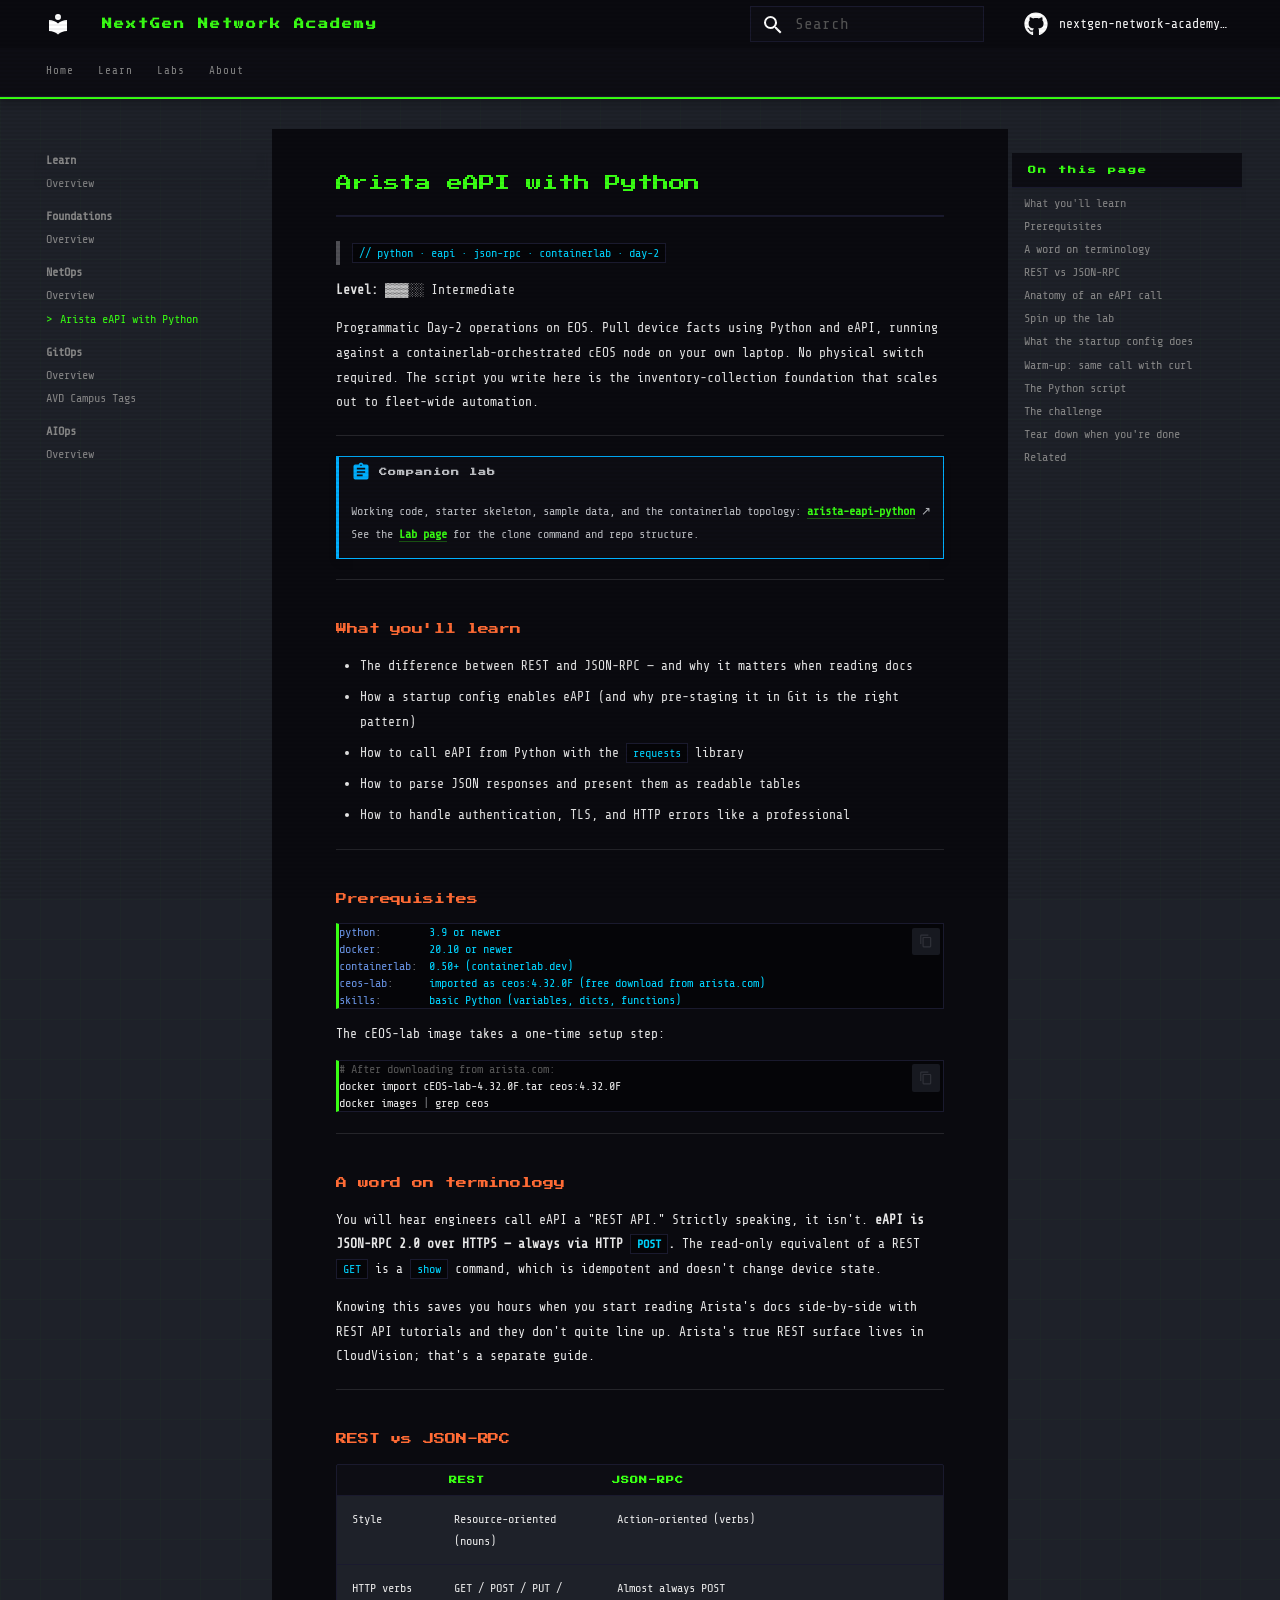
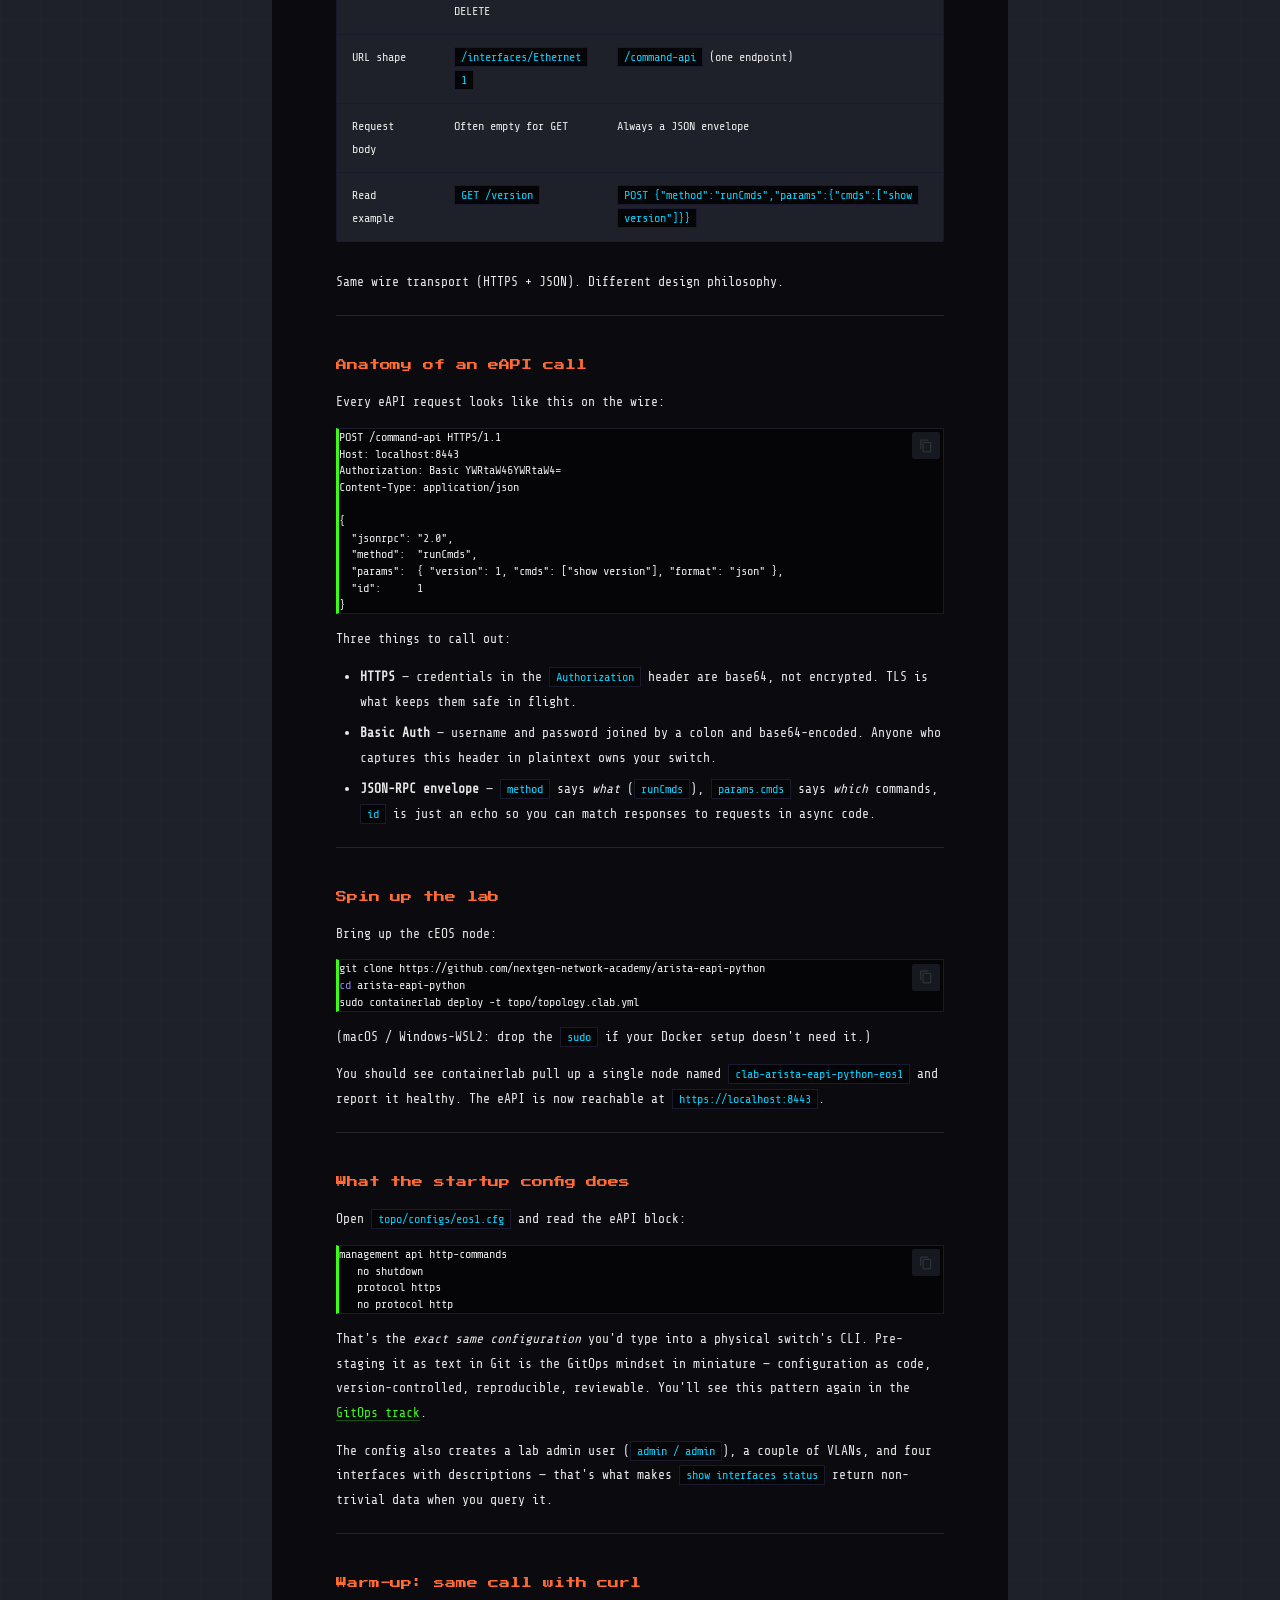
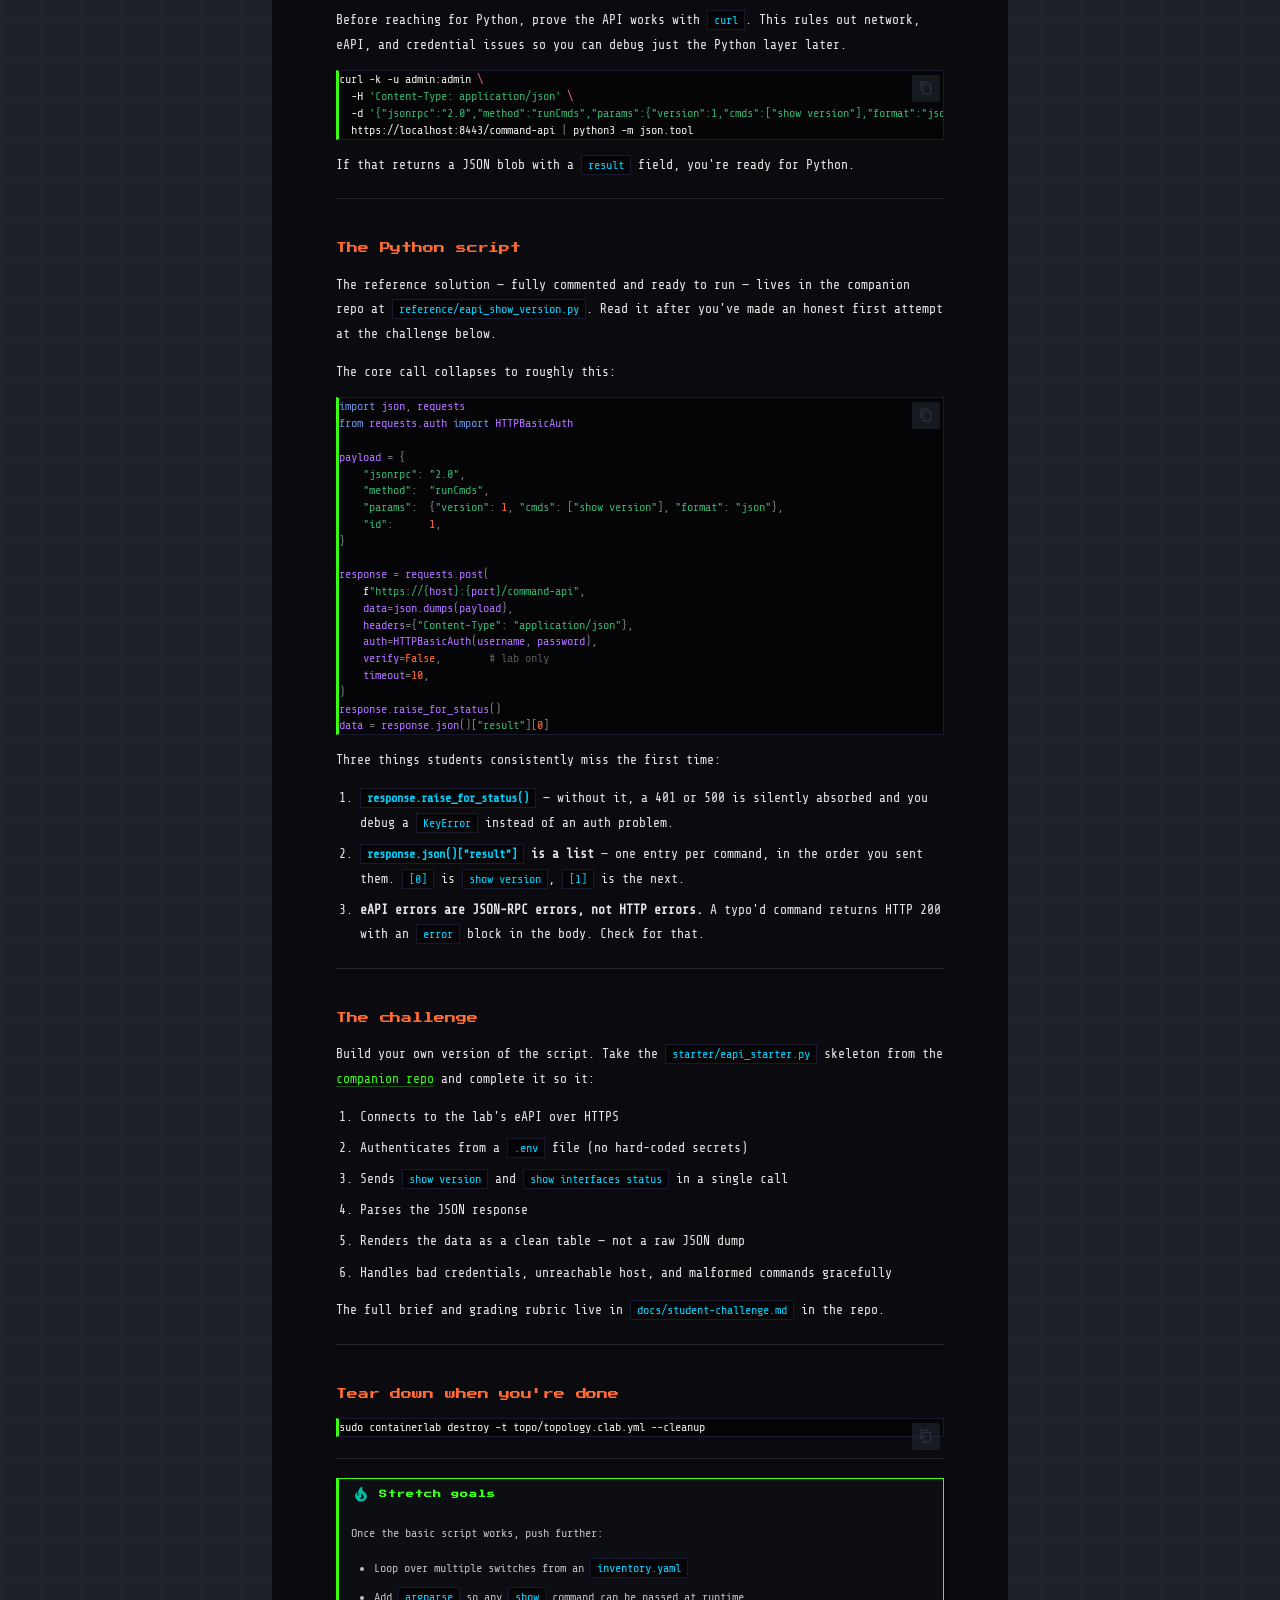
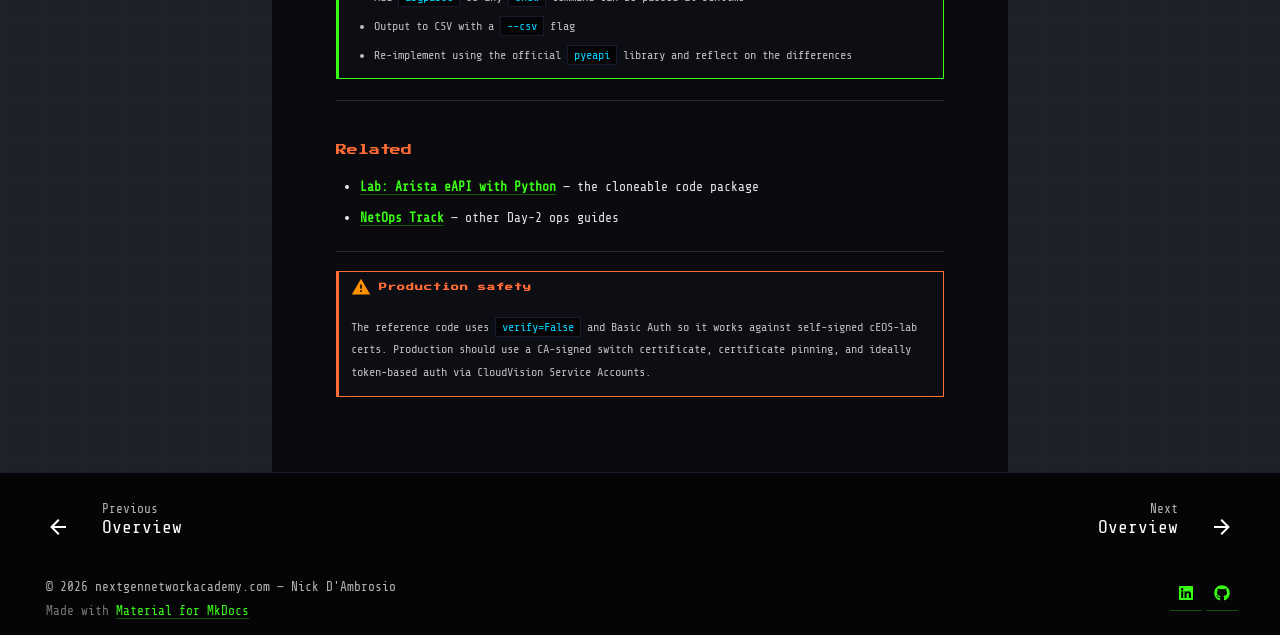
<file: learn/netops/arista-eapi-python/index.html>
<!doctype html>
<html lang="en" class="no-js">
  <head>
    
      <meta charset="utf-8">
      <meta name="viewport" content="width=device-width,initial-scale=1">
      
        <meta name="description" content="Real-world Arista AVD workflows, working lab configs, and step-by-step guides — built by a practitioner, for engineers who actually ship things.">
      
      
        <meta name="author" content="Nick D'Ambrosio">
      
      
        <link rel="canonical" href="https://learn.nextgennetworkacademy.com/learn/netops/arista-eapi-python/">
      
      
        <link rel="prev" href="../">
      
      
        <link rel="next" href="../../gitops/">
      
      
        
      
      
      <link rel="icon" href="../../../assets/images/favicon.png">
      <meta name="generator" content="mkdocs-1.6.1, mkdocs-material-9.7.6">
    
    
      
        <title>Arista eAPI with Python - NextGen Network Academy</title>
      
    
    
      <link rel="stylesheet" href="../../../assets/stylesheets/main.484c7ddc.min.css">
      
        
        <link rel="stylesheet" href="../../../assets/stylesheets/palette.ab4e12ef.min.css">
      
      


    
    
      
    
    
      
        
        
        <link rel="preconnect" href="https://fonts.gstatic.com" crossorigin>
        <link rel="stylesheet" href="https://fonts.googleapis.com/css?family=Share+Tech+Mono:300,300i,400,400i,700,700i%7CShare+Tech+Mono:400,400i,700,700i&display=fallback">
        <style>:root{--md-text-font:"Share Tech Mono";--md-code-font:"Share Tech Mono"}</style>
      
    
    
      <link rel="stylesheet" href="../../../stylesheets/extra.css">
    
    <script>__md_scope=new URL("../../..",location),__md_hash=e=>[...e].reduce(((e,_)=>(e<<5)-e+_.charCodeAt(0)),0),__md_get=(e,_=localStorage,t=__md_scope)=>JSON.parse(_.getItem(t.pathname+"."+e)),__md_set=(e,_,t=localStorage,a=__md_scope)=>{try{t.setItem(a.pathname+"."+e,JSON.stringify(_))}catch(e){}}</script>
    
      

    
    
  </head>
  
  
    
    
    
    
    
    <body dir="ltr" data-md-color-scheme="slate" data-md-color-primary="custom" data-md-color-accent="custom">
  
    
    <input class="md-toggle" data-md-toggle="drawer" type="checkbox" id="__drawer" autocomplete="off">
    <input class="md-toggle" data-md-toggle="search" type="checkbox" id="__search" autocomplete="off">
    <label class="md-overlay" for="__drawer"></label>
    <div data-md-component="skip">
      
        
        <a href="#arista-eapi-with-python" class="md-skip">
          Skip to content
        </a>
      
    </div>
    <div data-md-component="announce">
      
    </div>
    
    
      

  

<header class="md-header md-header--shadow md-header--lifted" data-md-component="header">
  <nav class="md-header__inner md-grid" aria-label="Header">
    <a href="../../.." title="NextGen Network Academy" class="md-header__button md-logo" aria-label="NextGen Network Academy" data-md-component="logo">
      
  
  <svg xmlns="http://www.w3.org/2000/svg" viewBox="0 0 24 24"><path d="M12 8a3 3 0 0 0 3-3 3 3 0 0 0-3-3 3 3 0 0 0-3 3 3 3 0 0 0 3 3m0 3.54C9.64 9.35 6.5 8 3 8v11c3.5 0 6.64 1.35 9 3.54 2.36-2.19 5.5-3.54 9-3.54V8c-3.5 0-6.64 1.35-9 3.54"/></svg>

    </a>
    <label class="md-header__button md-icon" for="__drawer">
      
      <svg xmlns="http://www.w3.org/2000/svg" viewBox="0 0 24 24"><path d="M3 6h18v2H3zm0 5h18v2H3zm0 5h18v2H3z"/></svg>
    </label>
    <div class="md-header__title" data-md-component="header-title">
      <div class="md-header__ellipsis">
        <div class="md-header__topic">
          <span class="md-ellipsis">
            NextGen Network Academy
          </span>
        </div>
        <div class="md-header__topic" data-md-component="header-topic">
          <span class="md-ellipsis">
            
              Arista eAPI with Python
            
          </span>
        </div>
      </div>
    </div>
    
      
    
    
    
    
      
      
        <label class="md-header__button md-icon" for="__search">
          
          <svg xmlns="http://www.w3.org/2000/svg" viewBox="0 0 24 24"><path d="M9.5 3A6.5 6.5 0 0 1 16 9.5c0 1.61-.59 3.09-1.56 4.23l.27.27h.79l5 5-1.5 1.5-5-5v-.79l-.27-.27A6.52 6.52 0 0 1 9.5 16 6.5 6.5 0 0 1 3 9.5 6.5 6.5 0 0 1 9.5 3m0 2C7 5 5 7 5 9.5S7 14 9.5 14 14 12 14 9.5 12 5 9.5 5"/></svg>
        </label>
        <div class="md-search" data-md-component="search" role="dialog">
  <label class="md-search__overlay" for="__search"></label>
  <div class="md-search__inner" role="search">
    <form class="md-search__form" name="search">
      <input type="text" class="md-search__input" name="query" aria-label="Search" placeholder="Search" autocapitalize="off" autocorrect="off" autocomplete="off" spellcheck="false" data-md-component="search-query" required>
      <label class="md-search__icon md-icon" for="__search">
        
        <svg xmlns="http://www.w3.org/2000/svg" viewBox="0 0 24 24"><path d="M9.5 3A6.5 6.5 0 0 1 16 9.5c0 1.61-.59 3.09-1.56 4.23l.27.27h.79l5 5-1.5 1.5-5-5v-.79l-.27-.27A6.52 6.52 0 0 1 9.5 16 6.5 6.5 0 0 1 3 9.5 6.5 6.5 0 0 1 9.5 3m0 2C7 5 5 7 5 9.5S7 14 9.5 14 14 12 14 9.5 12 5 9.5 5"/></svg>
        
        <svg xmlns="http://www.w3.org/2000/svg" viewBox="0 0 24 24"><path d="M20 11v2H8l5.5 5.5-1.42 1.42L4.16 12l7.92-7.92L13.5 5.5 8 11z"/></svg>
      </label>
      <nav class="md-search__options" aria-label="Search">
        
        <button type="reset" class="md-search__icon md-icon" title="Clear" aria-label="Clear" tabindex="-1">
          
          <svg xmlns="http://www.w3.org/2000/svg" viewBox="0 0 24 24"><path d="M19 6.41 17.59 5 12 10.59 6.41 5 5 6.41 10.59 12 5 17.59 6.41 19 12 13.41 17.59 19 19 17.59 13.41 12z"/></svg>
        </button>
      </nav>
      
        <div class="md-search__suggest" data-md-component="search-suggest"></div>
      
    </form>
    <div class="md-search__output">
      <div class="md-search__scrollwrap" tabindex="0" data-md-scrollfix>
        <div class="md-search-result" data-md-component="search-result">
          <div class="md-search-result__meta">
            Initializing search
          </div>
          <ol class="md-search-result__list" role="presentation"></ol>
        </div>
      </div>
    </div>
  </div>
</div>
      
    
    
      <div class="md-header__source">
        <a href="https://github.com/nextgen-network-academy/ngna-content" title="Go to repository" class="md-source" data-md-component="source">
  <div class="md-source__icon md-icon">
    
    <svg xmlns="http://www.w3.org/2000/svg" viewBox="0 0 512 512"><!--! Font Awesome Free 7.1.0 by @fontawesome - https://fontawesome.com License - https://fontawesome.com/license/free (Icons: CC BY 4.0, Fonts: SIL OFL 1.1, Code: MIT License) Copyright 2025 Fonticons, Inc.--><path d="M173.9 397.4c0 2-2.3 3.6-5.2 3.6-3.3.3-5.6-1.3-5.6-3.6 0-2 2.3-3.6 5.2-3.6 3-.3 5.6 1.3 5.6 3.6m-31.1-4.5c-.7 2 1.3 4.3 4.3 4.9 2.6 1 5.6 0 6.2-2s-1.3-4.3-4.3-5.2c-2.6-.7-5.5.3-6.2 2.3m44.2-1.7c-2.9.7-4.9 2.6-4.6 4.9.3 2 2.9 3.3 5.9 2.6 2.9-.7 4.9-2.6 4.6-4.6-.3-1.9-3-3.2-5.9-2.9M252.8 8C114.1 8 8 113.3 8 252c0 110.9 69.8 205.8 169.5 239.2 12.8 2.3 17.3-5.6 17.3-12.1 0-6.2-.3-40.4-.3-61.4 0 0-70 15-84.7-29.8 0 0-11.4-29.1-27.8-36.6 0 0-22.9-15.7 1.6-15.4 0 0 24.9 2 38.6 25.8 21.9 38.6 58.6 27.5 72.9 20.9 2.3-16 8.8-27.1 16-33.7-55.9-6.2-112.3-14.3-112.3-110.5 0-27.5 7.6-41.3 23.6-58.9-2.6-6.5-11.1-33.3 2.6-67.9 20.9-6.5 69 27 69 27 20-5.6 41.5-8.5 62.8-8.5s42.8 2.9 62.8 8.5c0 0 48.1-33.6 69-27 13.7 34.7 5.2 61.4 2.6 67.9 16 17.7 25.8 31.5 25.8 58.9 0 96.5-58.9 104.2-114.8 110.5 9.2 7.9 17 22.9 17 46.4 0 33.7-.3 75.4-.3 83.6 0 6.5 4.6 14.4 17.3 12.1C436.2 457.8 504 362.9 504 252 504 113.3 391.5 8 252.8 8M105.2 352.9c-1.3 1-1 3.3.7 5.2 1.6 1.6 3.9 2.3 5.2 1 1.3-1 1-3.3-.7-5.2-1.6-1.6-3.9-2.3-5.2-1m-10.8-8.1c-.7 1.3.3 2.9 2.3 3.9 1.6 1 3.6.7 4.3-.7.7-1.3-.3-2.9-2.3-3.9-2-.6-3.6-.3-4.3.7m32.4 35.6c-1.6 1.3-1 4.3 1.3 6.2 2.3 2.3 5.2 2.6 6.5 1 1.3-1.3.7-4.3-1.3-6.2-2.2-2.3-5.2-2.6-6.5-1m-11.4-14.7c-1.6 1-1.6 3.6 0 5.9s4.3 3.3 5.6 2.3c1.6-1.3 1.6-3.9 0-6.2-1.4-2.3-4-3.3-5.6-2"/></svg>
  </div>
  <div class="md-source__repository">
    nextgen-network-academy/ngna-content
  </div>
</a>
      </div>
    
  </nav>
  
    
      
<nav class="md-tabs" aria-label="Tabs" data-md-component="tabs">
  <div class="md-grid">
    <ul class="md-tabs__list">
      
        
  
  
  
  
    <li class="md-tabs__item">
      <a href="../../.." class="md-tabs__link">
        
  
  
    
  
  Home

      </a>
    </li>
  

      
        
  
  
  
    
  
  
    
    
      <li class="md-tabs__item md-tabs__item--active">
        <a href="../../" class="md-tabs__link">
          
  
  
  Learn

        </a>
      </li>
    
  

      
        
  
  
  
  
    
    
      <li class="md-tabs__item">
        <a href="../../../labs/" class="md-tabs__link">
          
  
  
  Labs

        </a>
      </li>
    
  

      
        
  
  
  
  
    <li class="md-tabs__item">
      <a href="../../../about/" class="md-tabs__link">
        
  
  
    
  
  About

      </a>
    </li>
  

      
    </ul>
  </div>
</nav>
    
  
</header>
    
    <div class="md-container" data-md-component="container">
      
      
        
      
      <main class="md-main" data-md-component="main">
        <div class="md-main__inner md-grid">
          
            
              
              <div class="md-sidebar md-sidebar--primary" data-md-component="sidebar" data-md-type="navigation" >
                <div class="md-sidebar__scrollwrap">
                  <div class="md-sidebar__inner">
                    


  


<nav class="md-nav md-nav--primary md-nav--lifted" aria-label="Navigation" data-md-level="0">
  <label class="md-nav__title" for="__drawer">
    <a href="../../.." title="NextGen Network Academy" class="md-nav__button md-logo" aria-label="NextGen Network Academy" data-md-component="logo">
      
  
  <svg xmlns="http://www.w3.org/2000/svg" viewBox="0 0 24 24"><path d="M12 8a3 3 0 0 0 3-3 3 3 0 0 0-3-3 3 3 0 0 0-3 3 3 3 0 0 0 3 3m0 3.54C9.64 9.35 6.5 8 3 8v11c3.5 0 6.64 1.35 9 3.54 2.36-2.19 5.5-3.54 9-3.54V8c-3.5 0-6.64 1.35-9 3.54"/></svg>

    </a>
    NextGen Network Academy
  </label>
  
    <div class="md-nav__source">
      <a href="https://github.com/nextgen-network-academy/ngna-content" title="Go to repository" class="md-source" data-md-component="source">
  <div class="md-source__icon md-icon">
    
    <svg xmlns="http://www.w3.org/2000/svg" viewBox="0 0 512 512"><!--! Font Awesome Free 7.1.0 by @fontawesome - https://fontawesome.com License - https://fontawesome.com/license/free (Icons: CC BY 4.0, Fonts: SIL OFL 1.1, Code: MIT License) Copyright 2025 Fonticons, Inc.--><path d="M173.9 397.4c0 2-2.3 3.6-5.2 3.6-3.3.3-5.6-1.3-5.6-3.6 0-2 2.3-3.6 5.2-3.6 3-.3 5.6 1.3 5.6 3.6m-31.1-4.5c-.7 2 1.3 4.3 4.3 4.9 2.6 1 5.6 0 6.2-2s-1.3-4.3-4.3-5.2c-2.6-.7-5.5.3-6.2 2.3m44.2-1.7c-2.9.7-4.9 2.6-4.6 4.9.3 2 2.9 3.3 5.9 2.6 2.9-.7 4.9-2.6 4.6-4.6-.3-1.9-3-3.2-5.9-2.9M252.8 8C114.1 8 8 113.3 8 252c0 110.9 69.8 205.8 169.5 239.2 12.8 2.3 17.3-5.6 17.3-12.1 0-6.2-.3-40.4-.3-61.4 0 0-70 15-84.7-29.8 0 0-11.4-29.1-27.8-36.6 0 0-22.9-15.7 1.6-15.4 0 0 24.9 2 38.6 25.8 21.9 38.6 58.6 27.5 72.9 20.9 2.3-16 8.8-27.1 16-33.7-55.9-6.2-112.3-14.3-112.3-110.5 0-27.5 7.6-41.3 23.6-58.9-2.6-6.5-11.1-33.3 2.6-67.9 20.9-6.5 69 27 69 27 20-5.6 41.5-8.5 62.8-8.5s42.8 2.9 62.8 8.5c0 0 48.1-33.6 69-27 13.7 34.7 5.2 61.4 2.6 67.9 16 17.7 25.8 31.5 25.8 58.9 0 96.5-58.9 104.2-114.8 110.5 9.2 7.9 17 22.9 17 46.4 0 33.7-.3 75.4-.3 83.6 0 6.5 4.6 14.4 17.3 12.1C436.2 457.8 504 362.9 504 252 504 113.3 391.5 8 252.8 8M105.2 352.9c-1.3 1-1 3.3.7 5.2 1.6 1.6 3.9 2.3 5.2 1 1.3-1 1-3.3-.7-5.2-1.6-1.6-3.9-2.3-5.2-1m-10.8-8.1c-.7 1.3.3 2.9 2.3 3.9 1.6 1 3.6.7 4.3-.7.7-1.3-.3-2.9-2.3-3.9-2-.6-3.6-.3-4.3.7m32.4 35.6c-1.6 1.3-1 4.3 1.3 6.2 2.3 2.3 5.2 2.6 6.5 1 1.3-1.3.7-4.3-1.3-6.2-2.2-2.3-5.2-2.6-6.5-1m-11.4-14.7c-1.6 1-1.6 3.6 0 5.9s4.3 3.3 5.6 2.3c1.6-1.3 1.6-3.9 0-6.2-1.4-2.3-4-3.3-5.6-2"/></svg>
  </div>
  <div class="md-source__repository">
    nextgen-network-academy/ngna-content
  </div>
</a>
    </div>
  
  <ul class="md-nav__list" data-md-scrollfix>
    
      
      
  
  
  
  
    <li class="md-nav__item">
      <a href="../../.." class="md-nav__link">
        
  
  
  <span class="md-ellipsis">
    
  
    Home
  

    
  </span>
  
  

      </a>
    </li>
  

    
      
      
  
  
    
  
  
  
    
    
    
    
      
        
        
      
      
        
      
    
    
    <li class="md-nav__item md-nav__item--active md-nav__item--section md-nav__item--nested">
      
        
        
        <input class="md-nav__toggle md-toggle " type="checkbox" id="__nav_2" checked>
        
          
          <label class="md-nav__link" for="__nav_2" id="__nav_2_label" tabindex="">
            
  
  
  <span class="md-ellipsis">
    
  
    Learn
  

    
  </span>
  
  

            <span class="md-nav__icon md-icon"></span>
          </label>
        
        <nav class="md-nav" data-md-level="1" aria-labelledby="__nav_2_label" aria-expanded="true">
          <label class="md-nav__title" for="__nav_2">
            <span class="md-nav__icon md-icon"></span>
            
  
    Learn
  

          </label>
          <ul class="md-nav__list" data-md-scrollfix>
            
              
                
  
  
  
  
    <li class="md-nav__item">
      <a href="../../" class="md-nav__link">
        
  
  
  <span class="md-ellipsis">
    
  
    Overview
  

    
  </span>
  
  

      </a>
    </li>
  

              
            
              
                
  
  
  
  
    
    
    
    
      
      
        
          
          
        
      
    
    
    <li class="md-nav__item md-nav__item--section md-nav__item--nested">
      
        
        
          
        
        <input class="md-nav__toggle md-toggle md-toggle--indeterminate" type="checkbox" id="__nav_2_2" >
        
          
          <label class="md-nav__link" for="__nav_2_2" id="__nav_2_2_label" tabindex="">
            
  
  
  <span class="md-ellipsis">
    
  
    Foundations
  

    
  </span>
  
  

            <span class="md-nav__icon md-icon"></span>
          </label>
        
        <nav class="md-nav" data-md-level="2" aria-labelledby="__nav_2_2_label" aria-expanded="false">
          <label class="md-nav__title" for="__nav_2_2">
            <span class="md-nav__icon md-icon"></span>
            
  
    Foundations
  

          </label>
          <ul class="md-nav__list" data-md-scrollfix>
            
              
                
  
  
  
  
    <li class="md-nav__item">
      <a href="../../foundations/" class="md-nav__link">
        
  
  
  <span class="md-ellipsis">
    
  
    Overview
  

    
  </span>
  
  

      </a>
    </li>
  

              
            
          </ul>
        </nav>
      
    </li>
  

              
            
              
                
  
  
    
  
  
  
    
    
    
    
      
      
        
          
          
        
      
    
    
    <li class="md-nav__item md-nav__item--active md-nav__item--section md-nav__item--nested">
      
        
        
        <input class="md-nav__toggle md-toggle " type="checkbox" id="__nav_2_3" checked>
        
          
          <label class="md-nav__link" for="__nav_2_3" id="__nav_2_3_label" tabindex="">
            
  
  
  <span class="md-ellipsis">
    
  
    NetOps
  

    
  </span>
  
  

            <span class="md-nav__icon md-icon"></span>
          </label>
        
        <nav class="md-nav" data-md-level="2" aria-labelledby="__nav_2_3_label" aria-expanded="true">
          <label class="md-nav__title" for="__nav_2_3">
            <span class="md-nav__icon md-icon"></span>
            
  
    NetOps
  

          </label>
          <ul class="md-nav__list" data-md-scrollfix>
            
              
                
  
  
  
  
    <li class="md-nav__item">
      <a href="../" class="md-nav__link">
        
  
  
  <span class="md-ellipsis">
    
  
    Overview
  

    
  </span>
  
  

      </a>
    </li>
  

              
            
              
                
  
  
    
  
  
  
    <li class="md-nav__item md-nav__item--active">
      
      <input class="md-nav__toggle md-toggle" type="checkbox" id="__toc">
      
      
        
      
      
        <label class="md-nav__link md-nav__link--active" for="__toc">
          
  
  
  <span class="md-ellipsis">
    
  
    Arista eAPI with Python
  

    
  </span>
  
  

          <span class="md-nav__icon md-icon"></span>
        </label>
      
      <a href="./" class="md-nav__link md-nav__link--active">
        
  
  
  <span class="md-ellipsis">
    
  
    Arista eAPI with Python
  

    
  </span>
  
  

      </a>
      
        

  

<nav class="md-nav md-nav--secondary" aria-label="On this page">
  
  
  
    
  
  
    <label class="md-nav__title" for="__toc">
      <span class="md-nav__icon md-icon"></span>
      On this page
    </label>
    <ul class="md-nav__list" data-md-component="toc" data-md-scrollfix>
      
        <li class="md-nav__item">
  <a href="#what-youll-learn" class="md-nav__link">
    <span class="md-ellipsis">
      
        What you'll learn
      
    </span>
  </a>
  
</li>
      
        <li class="md-nav__item">
  <a href="#prerequisites" class="md-nav__link">
    <span class="md-ellipsis">
      
        Prerequisites
      
    </span>
  </a>
  
</li>
      
        <li class="md-nav__item">
  <a href="#a-word-on-terminology" class="md-nav__link">
    <span class="md-ellipsis">
      
        A word on terminology
      
    </span>
  </a>
  
</li>
      
        <li class="md-nav__item">
  <a href="#rest-vs-json-rpc" class="md-nav__link">
    <span class="md-ellipsis">
      
        REST vs JSON-RPC
      
    </span>
  </a>
  
</li>
      
        <li class="md-nav__item">
  <a href="#anatomy-of-an-eapi-call" class="md-nav__link">
    <span class="md-ellipsis">
      
        Anatomy of an eAPI call
      
    </span>
  </a>
  
</li>
      
        <li class="md-nav__item">
  <a href="#spin-up-the-lab" class="md-nav__link">
    <span class="md-ellipsis">
      
        Spin up the lab
      
    </span>
  </a>
  
</li>
      
        <li class="md-nav__item">
  <a href="#what-the-startup-config-does" class="md-nav__link">
    <span class="md-ellipsis">
      
        What the startup config does
      
    </span>
  </a>
  
</li>
      
        <li class="md-nav__item">
  <a href="#warm-up-same-call-with-curl" class="md-nav__link">
    <span class="md-ellipsis">
      
        Warm-up: same call with curl
      
    </span>
  </a>
  
</li>
      
        <li class="md-nav__item">
  <a href="#the-python-script" class="md-nav__link">
    <span class="md-ellipsis">
      
        The Python script
      
    </span>
  </a>
  
</li>
      
        <li class="md-nav__item">
  <a href="#the-challenge" class="md-nav__link">
    <span class="md-ellipsis">
      
        The challenge
      
    </span>
  </a>
  
</li>
      
        <li class="md-nav__item">
  <a href="#tear-down-when-youre-done" class="md-nav__link">
    <span class="md-ellipsis">
      
        Tear down when you're done
      
    </span>
  </a>
  
</li>
      
        <li class="md-nav__item">
  <a href="#related" class="md-nav__link">
    <span class="md-ellipsis">
      
        Related
      
    </span>
  </a>
  
</li>
      
    </ul>
  
</nav>
      
    </li>
  

              
            
          </ul>
        </nav>
      
    </li>
  

              
            
              
                
  
  
  
  
    
    
    
    
      
      
        
          
          
        
      
    
    
    <li class="md-nav__item md-nav__item--section md-nav__item--nested">
      
        
        
          
        
        <input class="md-nav__toggle md-toggle md-toggle--indeterminate" type="checkbox" id="__nav_2_4" >
        
          
          <label class="md-nav__link" for="__nav_2_4" id="__nav_2_4_label" tabindex="">
            
  
  
  <span class="md-ellipsis">
    
  
    GitOps
  

    
  </span>
  
  

            <span class="md-nav__icon md-icon"></span>
          </label>
        
        <nav class="md-nav" data-md-level="2" aria-labelledby="__nav_2_4_label" aria-expanded="false">
          <label class="md-nav__title" for="__nav_2_4">
            <span class="md-nav__icon md-icon"></span>
            
  
    GitOps
  

          </label>
          <ul class="md-nav__list" data-md-scrollfix>
            
              
                
  
  
  
  
    <li class="md-nav__item">
      <a href="../../gitops/" class="md-nav__link">
        
  
  
  <span class="md-ellipsis">
    
  
    Overview
  

    
  </span>
  
  

      </a>
    </li>
  

              
            
              
                
  
  
  
  
    <li class="md-nav__item">
      <a href="../../gitops/avd-campus-tags/" class="md-nav__link">
        
  
  
  <span class="md-ellipsis">
    
  
    AVD Campus Tags
  

    
  </span>
  
  

      </a>
    </li>
  

              
            
          </ul>
        </nav>
      
    </li>
  

              
            
              
                
  
  
  
  
    
    
    
    
      
      
        
          
          
        
      
    
    
    <li class="md-nav__item md-nav__item--section md-nav__item--nested">
      
        
        
          
        
        <input class="md-nav__toggle md-toggle md-toggle--indeterminate" type="checkbox" id="__nav_2_5" >
        
          
          <label class="md-nav__link" for="__nav_2_5" id="__nav_2_5_label" tabindex="">
            
  
  
  <span class="md-ellipsis">
    
  
    AIOps
  

    
  </span>
  
  

            <span class="md-nav__icon md-icon"></span>
          </label>
        
        <nav class="md-nav" data-md-level="2" aria-labelledby="__nav_2_5_label" aria-expanded="false">
          <label class="md-nav__title" for="__nav_2_5">
            <span class="md-nav__icon md-icon"></span>
            
  
    AIOps
  

          </label>
          <ul class="md-nav__list" data-md-scrollfix>
            
              
                
  
  
  
  
    <li class="md-nav__item">
      <a href="../../aiops/" class="md-nav__link">
        
  
  
  <span class="md-ellipsis">
    
  
    Overview
  

    
  </span>
  
  

      </a>
    </li>
  

              
            
          </ul>
        </nav>
      
    </li>
  

              
            
          </ul>
        </nav>
      
    </li>
  

    
      
      
  
  
  
  
    
    
    
    
      
      
        
      
    
    
    <li class="md-nav__item md-nav__item--nested">
      
        
        
          
        
        <input class="md-nav__toggle md-toggle md-toggle--indeterminate" type="checkbox" id="__nav_3" >
        
          
          <label class="md-nav__link" for="__nav_3" id="__nav_3_label" tabindex="0">
            
  
  
  <span class="md-ellipsis">
    
  
    Labs
  

    
  </span>
  
  

            <span class="md-nav__icon md-icon"></span>
          </label>
        
        <nav class="md-nav" data-md-level="1" aria-labelledby="__nav_3_label" aria-expanded="false">
          <label class="md-nav__title" for="__nav_3">
            <span class="md-nav__icon md-icon"></span>
            
  
    Labs
  

          </label>
          <ul class="md-nav__list" data-md-scrollfix>
            
              
                
  
  
  
  
    <li class="md-nav__item">
      <a href="../../../labs/" class="md-nav__link">
        
  
  
  <span class="md-ellipsis">
    
  
    Overview
  

    
  </span>
  
  

      </a>
    </li>
  

              
            
              
                
  
  
  
  
    <li class="md-nav__item">
      <a href="../../../labs/avd-campus-tags/" class="md-nav__link">
        
  
  
  <span class="md-ellipsis">
    
  
    AVD Campus Tags Lab
  

    
  </span>
  
  

      </a>
    </li>
  

              
            
              
                
  
  
  
  
    <li class="md-nav__item">
      <a href="../../../labs/arista-eapi-python/" class="md-nav__link">
        
  
  
  <span class="md-ellipsis">
    
  
    Arista eAPI Python Lab
  

    
  </span>
  
  

      </a>
    </li>
  

              
            
          </ul>
        </nav>
      
    </li>
  

    
      
      
  
  
  
  
    <li class="md-nav__item">
      <a href="../../../about/" class="md-nav__link">
        
  
  
  <span class="md-ellipsis">
    
  
    About
  

    
  </span>
  
  

      </a>
    </li>
  

    
  </ul>
</nav>
                  </div>
                </div>
              </div>
            
            
              
              <div class="md-sidebar md-sidebar--secondary" data-md-component="sidebar" data-md-type="toc" >
                <div class="md-sidebar__scrollwrap">
                  <div class="md-sidebar__inner">
                    

  

<nav class="md-nav md-nav--secondary" aria-label="On this page">
  
  
  
    
  
  
    <label class="md-nav__title" for="__toc">
      <span class="md-nav__icon md-icon"></span>
      On this page
    </label>
    <ul class="md-nav__list" data-md-component="toc" data-md-scrollfix>
      
        <li class="md-nav__item">
  <a href="#what-youll-learn" class="md-nav__link">
    <span class="md-ellipsis">
      
        What you'll learn
      
    </span>
  </a>
  
</li>
      
        <li class="md-nav__item">
  <a href="#prerequisites" class="md-nav__link">
    <span class="md-ellipsis">
      
        Prerequisites
      
    </span>
  </a>
  
</li>
      
        <li class="md-nav__item">
  <a href="#a-word-on-terminology" class="md-nav__link">
    <span class="md-ellipsis">
      
        A word on terminology
      
    </span>
  </a>
  
</li>
      
        <li class="md-nav__item">
  <a href="#rest-vs-json-rpc" class="md-nav__link">
    <span class="md-ellipsis">
      
        REST vs JSON-RPC
      
    </span>
  </a>
  
</li>
      
        <li class="md-nav__item">
  <a href="#anatomy-of-an-eapi-call" class="md-nav__link">
    <span class="md-ellipsis">
      
        Anatomy of an eAPI call
      
    </span>
  </a>
  
</li>
      
        <li class="md-nav__item">
  <a href="#spin-up-the-lab" class="md-nav__link">
    <span class="md-ellipsis">
      
        Spin up the lab
      
    </span>
  </a>
  
</li>
      
        <li class="md-nav__item">
  <a href="#what-the-startup-config-does" class="md-nav__link">
    <span class="md-ellipsis">
      
        What the startup config does
      
    </span>
  </a>
  
</li>
      
        <li class="md-nav__item">
  <a href="#warm-up-same-call-with-curl" class="md-nav__link">
    <span class="md-ellipsis">
      
        Warm-up: same call with curl
      
    </span>
  </a>
  
</li>
      
        <li class="md-nav__item">
  <a href="#the-python-script" class="md-nav__link">
    <span class="md-ellipsis">
      
        The Python script
      
    </span>
  </a>
  
</li>
      
        <li class="md-nav__item">
  <a href="#the-challenge" class="md-nav__link">
    <span class="md-ellipsis">
      
        The challenge
      
    </span>
  </a>
  
</li>
      
        <li class="md-nav__item">
  <a href="#tear-down-when-youre-done" class="md-nav__link">
    <span class="md-ellipsis">
      
        Tear down when you're done
      
    </span>
  </a>
  
</li>
      
        <li class="md-nav__item">
  <a href="#related" class="md-nav__link">
    <span class="md-ellipsis">
      
        Related
      
    </span>
  </a>
  
</li>
      
    </ul>
  
</nav>
                  </div>
                </div>
              </div>
            
          
          
            <div class="md-content" data-md-component="content">
              
              <article class="md-content__inner md-typeset">
                
                  


  
  


<h1 id="arista-eapi-with-python">Arista eAPI with Python<a class="headerlink" href="#arista-eapi-with-python" title="Permanent link">&para;</a></h1>
<blockquote>
<p><code>// python · eapi · json-rpc · containerlab · day-2</code></p>
</blockquote>
<p><strong>Level:</strong> ▓▓▓░░ Intermediate</p>
<p>Programmatic Day-2 operations on EOS. Pull device facts using Python and
eAPI, running against a containerlab-orchestrated cEOS node on your own
laptop. No physical switch required. The script you write here is the
inventory-collection foundation that scales out to fleet-wide automation.</p>
<hr />
<div class="admonition abstract">
<p class="admonition-title">Companion lab</p>
<p>Working code, starter skeleton, sample data, and the containerlab topology:
<strong><a href="https://github.com/nextgen-network-academy/arista-eapi-python">arista-eapi-python</a></strong> ↗
See the <strong><a href="../../../labs/arista-eapi-python/">Lab page</a></strong> for the clone command and repo structure.</p>
</div>
<hr />
<h2 id="what-youll-learn">What you'll learn<a class="headerlink" href="#what-youll-learn" title="Permanent link">&para;</a></h2>
<ul>
<li>The difference between REST and JSON-RPC — and why it matters when reading docs</li>
<li>How a startup config enables eAPI (and why pre-staging it in Git is the right pattern)</li>
<li>How to call eAPI from Python with the <code>requests</code> library</li>
<li>How to parse JSON responses and present them as readable tables</li>
<li>How to handle authentication, TLS, and HTTP errors like a professional</li>
</ul>
<hr />
<h2 id="prerequisites">Prerequisites<a class="headerlink" href="#prerequisites" title="Permanent link">&para;</a></h2>
<div class="language-yaml highlight"><pre><span></span><code><span id="__span-0-1"><a id="__codelineno-0-1" name="__codelineno-0-1" href="#__codelineno-0-1"></a><span class="nt">python</span><span class="p">:</span><span class="w">        </span><span class="l l-Scalar l-Scalar-Plain">3.9 or newer</span>
</span><span id="__span-0-2"><a id="__codelineno-0-2" name="__codelineno-0-2" href="#__codelineno-0-2"></a><span class="nt">docker</span><span class="p">:</span><span class="w">        </span><span class="l l-Scalar l-Scalar-Plain">20.10 or newer</span>
</span><span id="__span-0-3"><a id="__codelineno-0-3" name="__codelineno-0-3" href="#__codelineno-0-3"></a><span class="nt">containerlab</span><span class="p">:</span><span class="w">  </span><span class="l l-Scalar l-Scalar-Plain">0.50+ (containerlab.dev)</span>
</span><span id="__span-0-4"><a id="__codelineno-0-4" name="__codelineno-0-4" href="#__codelineno-0-4"></a><span class="nt">ceos-lab</span><span class="p">:</span><span class="w">      </span><span class="l l-Scalar l-Scalar-Plain">imported as ceos:4.32.0F (free download from arista.com)</span>
</span><span id="__span-0-5"><a id="__codelineno-0-5" name="__codelineno-0-5" href="#__codelineno-0-5"></a><span class="nt">skills</span><span class="p">:</span><span class="w">        </span><span class="l l-Scalar l-Scalar-Plain">basic Python (variables, dicts, functions)</span>
</span></code></pre></div>
<p>The cEOS-lab image takes a one-time setup step:</p>
<div class="language-bash highlight"><pre><span></span><code><span id="__span-1-1"><a id="__codelineno-1-1" name="__codelineno-1-1" href="#__codelineno-1-1"></a><span class="c1"># After downloading from arista.com:</span>
</span><span id="__span-1-2"><a id="__codelineno-1-2" name="__codelineno-1-2" href="#__codelineno-1-2"></a>docker<span class="w"> </span>import<span class="w"> </span>cEOS-lab-4.32.0F.tar<span class="w"> </span>ceos:4.32.0F
</span><span id="__span-1-3"><a id="__codelineno-1-3" name="__codelineno-1-3" href="#__codelineno-1-3"></a>docker<span class="w"> </span>images<span class="w"> </span><span class="p">|</span><span class="w"> </span>grep<span class="w"> </span>ceos
</span></code></pre></div>
<hr />
<h2 id="a-word-on-terminology">A word on terminology<a class="headerlink" href="#a-word-on-terminology" title="Permanent link">&para;</a></h2>
<p>You will hear engineers call eAPI a "REST API." Strictly speaking, it isn't.
<strong>eAPI is JSON-RPC 2.0 over HTTPS — always via HTTP <code>POST</code>.</strong> The read-only
equivalent of a REST <code>GET</code> is a <code>show</code> command, which is idempotent and
doesn't change device state.</p>
<p>Knowing this saves you hours when you start reading Arista's docs side-by-side
with REST API tutorials and they don't quite line up. Arista's true REST
surface lives in CloudVision; that's a separate guide.</p>
<hr />
<h2 id="rest-vs-json-rpc">REST vs JSON-RPC<a class="headerlink" href="#rest-vs-json-rpc" title="Permanent link">&para;</a></h2>
<table>
<thead>
<tr>
<th></th>
<th>REST</th>
<th>JSON-RPC</th>
</tr>
</thead>
<tbody>
<tr>
<td>Style</td>
<td>Resource-oriented (nouns)</td>
<td>Action-oriented (verbs)</td>
</tr>
<tr>
<td>HTTP verbs</td>
<td>GET / POST / PUT / DELETE</td>
<td>Almost always POST</td>
</tr>
<tr>
<td>URL shape</td>
<td><code>/interfaces/Ethernet1</code></td>
<td><code>/command-api</code> (one endpoint)</td>
</tr>
<tr>
<td>Request body</td>
<td>Often empty for GET</td>
<td>Always a JSON envelope</td>
</tr>
<tr>
<td>Read example</td>
<td><code>GET /version</code></td>
<td><code>POST {"method":"runCmds","params":{"cmds":["show version"]}}</code></td>
</tr>
</tbody>
</table>
<p>Same wire transport (HTTPS + JSON). Different design philosophy.</p>
<hr />
<h2 id="anatomy-of-an-eapi-call">Anatomy of an eAPI call<a class="headerlink" href="#anatomy-of-an-eapi-call" title="Permanent link">&para;</a></h2>
<p>Every eAPI request looks like this on the wire:</p>
<div class="language-http highlight"><pre><span></span><code><span id="__span-2-1"><a id="__codelineno-2-1" name="__codelineno-2-1" href="#__codelineno-2-1"></a><span class="err">POST /command-api HTTPS/1.1</span>
</span><span id="__span-2-2"><a id="__codelineno-2-2" name="__codelineno-2-2" href="#__codelineno-2-2"></a><span class="err">Host: localhost:8443</span>
</span><span id="__span-2-3"><a id="__codelineno-2-3" name="__codelineno-2-3" href="#__codelineno-2-3"></a><span class="err">Authorization: Basic YWRtaW46YWRtaW4=</span>
</span><span id="__span-2-4"><a id="__codelineno-2-4" name="__codelineno-2-4" href="#__codelineno-2-4"></a><span class="err">Content-Type: application/json</span>
</span><span id="__span-2-5"><a id="__codelineno-2-5" name="__codelineno-2-5" href="#__codelineno-2-5"></a>
</span><span id="__span-2-6"><a id="__codelineno-2-6" name="__codelineno-2-6" href="#__codelineno-2-6"></a><span class="err">{</span>
</span><span id="__span-2-7"><a id="__codelineno-2-7" name="__codelineno-2-7" href="#__codelineno-2-7"></a><span class="err">  &quot;jsonrpc&quot;: &quot;2.0&quot;,</span>
</span><span id="__span-2-8"><a id="__codelineno-2-8" name="__codelineno-2-8" href="#__codelineno-2-8"></a><span class="err">  &quot;method&quot;:  &quot;runCmds&quot;,</span>
</span><span id="__span-2-9"><a id="__codelineno-2-9" name="__codelineno-2-9" href="#__codelineno-2-9"></a><span class="err">  &quot;params&quot;:  { &quot;version&quot;: 1, &quot;cmds&quot;: [&quot;show version&quot;], &quot;format&quot;: &quot;json&quot; },</span>
</span><span id="__span-2-10"><a id="__codelineno-2-10" name="__codelineno-2-10" href="#__codelineno-2-10"></a><span class="err">  &quot;id&quot;:      1</span>
</span><span id="__span-2-11"><a id="__codelineno-2-11" name="__codelineno-2-11" href="#__codelineno-2-11"></a><span class="err">}</span>
</span></code></pre></div>
<p>Three things to call out:</p>
<ul>
<li><strong>HTTPS</strong> — credentials in the <code>Authorization</code> header are base64, not
  encrypted. TLS is what keeps them safe in flight.</li>
<li><strong>Basic Auth</strong> — username and password joined by a colon and base64-encoded.
  Anyone who captures this header in plaintext owns your switch.</li>
<li><strong>JSON-RPC envelope</strong> — <code>method</code> says <em>what</em> (<code>runCmds</code>), <code>params.cmds</code>
  says <em>which</em> commands, <code>id</code> is just an echo so you can match responses
  to requests in async code.</li>
</ul>
<hr />
<h2 id="spin-up-the-lab">Spin up the lab<a class="headerlink" href="#spin-up-the-lab" title="Permanent link">&para;</a></h2>
<p>Bring up the cEOS node:</p>
<div class="language-bash highlight"><pre><span></span><code><span id="__span-3-1"><a id="__codelineno-3-1" name="__codelineno-3-1" href="#__codelineno-3-1"></a>git<span class="w"> </span>clone<span class="w"> </span>https://github.com/nextgen-network-academy/arista-eapi-python
</span><span id="__span-3-2"><a id="__codelineno-3-2" name="__codelineno-3-2" href="#__codelineno-3-2"></a><span class="nb">cd</span><span class="w"> </span>arista-eapi-python
</span><span id="__span-3-3"><a id="__codelineno-3-3" name="__codelineno-3-3" href="#__codelineno-3-3"></a>sudo<span class="w"> </span>containerlab<span class="w"> </span>deploy<span class="w"> </span>-t<span class="w"> </span>topo/topology.clab.yml
</span></code></pre></div>
<p>(macOS / Windows-WSL2: drop the <code>sudo</code> if your Docker setup doesn't need it.)</p>
<p>You should see containerlab pull up a single node named
<code>clab-arista-eapi-python-eos1</code> and report it healthy. The eAPI is now
reachable at <code>https://localhost:8443</code>.</p>
<hr />
<h2 id="what-the-startup-config-does">What the startup config does<a class="headerlink" href="#what-the-startup-config-does" title="Permanent link">&para;</a></h2>
<p>Open <code>topo/configs/eos1.cfg</code> and read the eAPI block:</p>
<div class="language-text highlight"><pre><span></span><code><span id="__span-4-1"><a id="__codelineno-4-1" name="__codelineno-4-1" href="#__codelineno-4-1"></a>management api http-commands
</span><span id="__span-4-2"><a id="__codelineno-4-2" name="__codelineno-4-2" href="#__codelineno-4-2"></a>   no shutdown
</span><span id="__span-4-3"><a id="__codelineno-4-3" name="__codelineno-4-3" href="#__codelineno-4-3"></a>   protocol https
</span><span id="__span-4-4"><a id="__codelineno-4-4" name="__codelineno-4-4" href="#__codelineno-4-4"></a>   no protocol http
</span></code></pre></div>
<p>That's the <em>exact same configuration</em> you'd type into a physical switch's
CLI. Pre-staging it as text in Git is the GitOps mindset in miniature —
configuration as code, version-controlled, reproducible, reviewable. You'll
see this pattern again in the <a href="../../gitops/">GitOps track</a>.</p>
<p>The config also creates a lab admin user (<code>admin / admin</code>), a couple of
VLANs, and four interfaces with descriptions — that's what makes
<code>show interfaces status</code> return non-trivial data when you query it.</p>
<hr />
<h2 id="warm-up-same-call-with-curl">Warm-up: same call with curl<a class="headerlink" href="#warm-up-same-call-with-curl" title="Permanent link">&para;</a></h2>
<p>Before reaching for Python, prove the API works with <code>curl</code>. This rules out
network, eAPI, and credential issues so you can debug just the Python layer
later.</p>
<div class="language-bash highlight"><pre><span></span><code><span id="__span-5-1"><a id="__codelineno-5-1" name="__codelineno-5-1" href="#__codelineno-5-1"></a>curl<span class="w"> </span>-k<span class="w"> </span>-u<span class="w"> </span>admin:admin<span class="w"> </span><span class="se">\</span>
</span><span id="__span-5-2"><a id="__codelineno-5-2" name="__codelineno-5-2" href="#__codelineno-5-2"></a><span class="w">  </span>-H<span class="w"> </span><span class="s1">&#39;Content-Type: application/json&#39;</span><span class="w"> </span><span class="se">\</span>
</span><span id="__span-5-3"><a id="__codelineno-5-3" name="__codelineno-5-3" href="#__codelineno-5-3"></a><span class="w">  </span>-d<span class="w"> </span><span class="s1">&#39;{&quot;jsonrpc&quot;:&quot;2.0&quot;,&quot;method&quot;:&quot;runCmds&quot;,&quot;params&quot;:{&quot;version&quot;:1,&quot;cmds&quot;:[&quot;show version&quot;],&quot;format&quot;:&quot;json&quot;},&quot;id&quot;:1}&#39;</span><span class="w"> </span><span class="se">\</span>
</span><span id="__span-5-4"><a id="__codelineno-5-4" name="__codelineno-5-4" href="#__codelineno-5-4"></a><span class="w">  </span>https://localhost:8443/command-api<span class="w"> </span><span class="p">|</span><span class="w"> </span>python3<span class="w"> </span>-m<span class="w"> </span>json.tool
</span></code></pre></div>
<p>If that returns a JSON blob with a <code>result</code> field, you're ready for Python.</p>
<hr />
<h2 id="the-python-script">The Python script<a class="headerlink" href="#the-python-script" title="Permanent link">&para;</a></h2>
<p>The reference solution — fully commented and ready to run — lives in the
companion repo at <code>reference/eapi_show_version.py</code>. Read it after you've
made an honest first attempt at the challenge below.</p>
<p>The core call collapses to roughly this:</p>
<div class="language-python highlight"><pre><span></span><code><span id="__span-6-1"><a id="__codelineno-6-1" name="__codelineno-6-1" href="#__codelineno-6-1"></a><span class="kn">import</span><span class="w"> </span><span class="nn">json</span><span class="o">,</span><span class="w"> </span><span class="nn">requests</span>
</span><span id="__span-6-2"><a id="__codelineno-6-2" name="__codelineno-6-2" href="#__codelineno-6-2"></a><span class="kn">from</span><span class="w"> </span><span class="nn">requests.auth</span><span class="w"> </span><span class="kn">import</span> <span class="n">HTTPBasicAuth</span>
</span><span id="__span-6-3"><a id="__codelineno-6-3" name="__codelineno-6-3" href="#__codelineno-6-3"></a>
</span><span id="__span-6-4"><a id="__codelineno-6-4" name="__codelineno-6-4" href="#__codelineno-6-4"></a><span class="n">payload</span> <span class="o">=</span> <span class="p">{</span>
</span><span id="__span-6-5"><a id="__codelineno-6-5" name="__codelineno-6-5" href="#__codelineno-6-5"></a>    <span class="s2">&quot;jsonrpc&quot;</span><span class="p">:</span> <span class="s2">&quot;2.0&quot;</span><span class="p">,</span>
</span><span id="__span-6-6"><a id="__codelineno-6-6" name="__codelineno-6-6" href="#__codelineno-6-6"></a>    <span class="s2">&quot;method&quot;</span><span class="p">:</span>  <span class="s2">&quot;runCmds&quot;</span><span class="p">,</span>
</span><span id="__span-6-7"><a id="__codelineno-6-7" name="__codelineno-6-7" href="#__codelineno-6-7"></a>    <span class="s2">&quot;params&quot;</span><span class="p">:</span>  <span class="p">{</span><span class="s2">&quot;version&quot;</span><span class="p">:</span> <span class="mi">1</span><span class="p">,</span> <span class="s2">&quot;cmds&quot;</span><span class="p">:</span> <span class="p">[</span><span class="s2">&quot;show version&quot;</span><span class="p">],</span> <span class="s2">&quot;format&quot;</span><span class="p">:</span> <span class="s2">&quot;json&quot;</span><span class="p">},</span>
</span><span id="__span-6-8"><a id="__codelineno-6-8" name="__codelineno-6-8" href="#__codelineno-6-8"></a>    <span class="s2">&quot;id&quot;</span><span class="p">:</span>      <span class="mi">1</span><span class="p">,</span>
</span><span id="__span-6-9"><a id="__codelineno-6-9" name="__codelineno-6-9" href="#__codelineno-6-9"></a><span class="p">}</span>
</span><span id="__span-6-10"><a id="__codelineno-6-10" name="__codelineno-6-10" href="#__codelineno-6-10"></a>
</span><span id="__span-6-11"><a id="__codelineno-6-11" name="__codelineno-6-11" href="#__codelineno-6-11"></a><span class="n">response</span> <span class="o">=</span> <span class="n">requests</span><span class="o">.</span><span class="n">post</span><span class="p">(</span>
</span><span id="__span-6-12"><a id="__codelineno-6-12" name="__codelineno-6-12" href="#__codelineno-6-12"></a>    <span class="sa">f</span><span class="s2">&quot;https://</span><span class="si">{</span><span class="n">host</span><span class="si">}</span><span class="s2">:</span><span class="si">{</span><span class="n">port</span><span class="si">}</span><span class="s2">/command-api&quot;</span><span class="p">,</span>
</span><span id="__span-6-13"><a id="__codelineno-6-13" name="__codelineno-6-13" href="#__codelineno-6-13"></a>    <span class="n">data</span><span class="o">=</span><span class="n">json</span><span class="o">.</span><span class="n">dumps</span><span class="p">(</span><span class="n">payload</span><span class="p">),</span>
</span><span id="__span-6-14"><a id="__codelineno-6-14" name="__codelineno-6-14" href="#__codelineno-6-14"></a>    <span class="n">headers</span><span class="o">=</span><span class="p">{</span><span class="s2">&quot;Content-Type&quot;</span><span class="p">:</span> <span class="s2">&quot;application/json&quot;</span><span class="p">},</span>
</span><span id="__span-6-15"><a id="__codelineno-6-15" name="__codelineno-6-15" href="#__codelineno-6-15"></a>    <span class="n">auth</span><span class="o">=</span><span class="n">HTTPBasicAuth</span><span class="p">(</span><span class="n">username</span><span class="p">,</span> <span class="n">password</span><span class="p">),</span>
</span><span id="__span-6-16"><a id="__codelineno-6-16" name="__codelineno-6-16" href="#__codelineno-6-16"></a>    <span class="n">verify</span><span class="o">=</span><span class="kc">False</span><span class="p">,</span>        <span class="c1"># lab only</span>
</span><span id="__span-6-17"><a id="__codelineno-6-17" name="__codelineno-6-17" href="#__codelineno-6-17"></a>    <span class="n">timeout</span><span class="o">=</span><span class="mi">10</span><span class="p">,</span>
</span><span id="__span-6-18"><a id="__codelineno-6-18" name="__codelineno-6-18" href="#__codelineno-6-18"></a><span class="p">)</span>
</span><span id="__span-6-19"><a id="__codelineno-6-19" name="__codelineno-6-19" href="#__codelineno-6-19"></a><span class="n">response</span><span class="o">.</span><span class="n">raise_for_status</span><span class="p">()</span>
</span><span id="__span-6-20"><a id="__codelineno-6-20" name="__codelineno-6-20" href="#__codelineno-6-20"></a><span class="n">data</span> <span class="o">=</span> <span class="n">response</span><span class="o">.</span><span class="n">json</span><span class="p">()[</span><span class="s2">&quot;result&quot;</span><span class="p">][</span><span class="mi">0</span><span class="p">]</span>
</span></code></pre></div>
<p>Three things students consistently miss the first time:</p>
<ol>
<li><strong><code>response.raise_for_status()</code></strong> — without it, a 401 or 500 is silently
   absorbed and you debug a <code>KeyError</code> instead of an auth problem.</li>
<li><strong><code>response.json()["result"]</code> is a list</strong> — one entry per command, in
   the order you sent them. <code>[0]</code> is <code>show version</code>, <code>[1]</code> is the next.</li>
<li><strong>eAPI errors are JSON-RPC errors, not HTTP errors.</strong> A typo'd command
   returns HTTP 200 with an <code>error</code> block in the body. Check for that.</li>
</ol>
<hr />
<h2 id="the-challenge">The challenge<a class="headerlink" href="#the-challenge" title="Permanent link">&para;</a></h2>
<p>Build your own version of the script. Take the <code>starter/eapi_starter.py</code>
skeleton from the <a href="https://github.com/nextgen-network-academy/arista-eapi-python">companion repo</a>
and complete it so it:</p>
<ol>
<li>Connects to the lab's eAPI over HTTPS</li>
<li>Authenticates from a <code>.env</code> file (no hard-coded secrets)</li>
<li>Sends <code>show version</code> and <code>show interfaces status</code> in a single call</li>
<li>Parses the JSON response</li>
<li>Renders the data as a clean table — not a raw JSON dump</li>
<li>Handles bad credentials, unreachable host, and malformed commands gracefully</li>
</ol>
<p>The full brief and grading rubric live in <code>docs/student-challenge.md</code> in
the repo.</p>
<hr />
<h2 id="tear-down-when-youre-done">Tear down when you're done<a class="headerlink" href="#tear-down-when-youre-done" title="Permanent link">&para;</a></h2>
<div class="language-bash highlight"><pre><span></span><code><span id="__span-7-1"><a id="__codelineno-7-1" name="__codelineno-7-1" href="#__codelineno-7-1"></a>sudo<span class="w"> </span>containerlab<span class="w"> </span>destroy<span class="w"> </span>-t<span class="w"> </span>topo/topology.clab.yml<span class="w"> </span>--cleanup
</span></code></pre></div>
<hr />
<div class="admonition tip">
<p class="admonition-title">Stretch goals</p>
<p>Once the basic script works, push further:</p>
<ul>
<li>Loop over multiple switches from an <code>inventory.yaml</code></li>
<li>Add <code>argparse</code> so any <code>show</code> command can be passed at runtime</li>
<li>Output to CSV with a <code>--csv</code> flag</li>
<li>Re-implement using the official <a href="https://github.com/arista-eosplus/pyeapi"><code>pyeapi</code></a> library and reflect on the differences</li>
</ul>
</div>
<hr />
<h2 id="related">Related<a class="headerlink" href="#related" title="Permanent link">&para;</a></h2>
<ul>
<li><strong><a href="../../../labs/arista-eapi-python/">Lab: Arista eAPI with Python</a></strong> — the cloneable code package</li>
<li><strong><a href="../">NetOps Track</a></strong> — other Day-2 ops guides</li>
</ul>
<hr />
<div class="admonition warning">
<p class="admonition-title">Production safety</p>
<p>The reference code uses <code>verify=False</code> and Basic Auth so it works against
self-signed cEOS-lab certs. Production should use a CA-signed switch
certificate, certificate pinning, and ideally token-based auth via
CloudVision Service Accounts.</p>
</div>












                
              </article>
            </div>
          
          
<script>var target=document.getElementById(location.hash.slice(1));target&&target.name&&(target.checked=target.name.startsWith("__tabbed_"))</script>
        </div>
        
          <button type="button" class="md-top md-icon" data-md-component="top" hidden>
  
  <svg xmlns="http://www.w3.org/2000/svg" viewBox="0 0 24 24"><path d="M13 20h-2V8l-5.5 5.5-1.42-1.42L12 4.16l7.92 7.92-1.42 1.42L13 8z"/></svg>
  Back to top
</button>
        
      </main>
      
        <footer class="md-footer">
  
    
      
      <nav class="md-footer__inner md-grid" aria-label="Footer" >
        
          
          <a href="../" class="md-footer__link md-footer__link--prev" aria-label="Previous: Overview">
            <div class="md-footer__button md-icon">
              
              <svg xmlns="http://www.w3.org/2000/svg" viewBox="0 0 24 24"><path d="M20 11v2H8l5.5 5.5-1.42 1.42L4.16 12l7.92-7.92L13.5 5.5 8 11z"/></svg>
            </div>
            <div class="md-footer__title">
              <span class="md-footer__direction">
                Previous
              </span>
              <div class="md-ellipsis">
                Overview
              </div>
            </div>
          </a>
        
        
          
          <a href="../../gitops/" class="md-footer__link md-footer__link--next" aria-label="Next: Overview">
            <div class="md-footer__title">
              <span class="md-footer__direction">
                Next
              </span>
              <div class="md-ellipsis">
                Overview
              </div>
            </div>
            <div class="md-footer__button md-icon">
              
              <svg xmlns="http://www.w3.org/2000/svg" viewBox="0 0 24 24"><path d="M4 11v2h12l-5.5 5.5 1.42 1.42L19.84 12l-7.92-7.92L10.5 5.5 16 11z"/></svg>
            </div>
          </a>
        
      </nav>
    
  
  <div class="md-footer-meta md-typeset">
    <div class="md-footer-meta__inner md-grid">
      <div class="md-copyright">
  
    <div class="md-copyright__highlight">
      © 2026 nextgennetworkacademy.com — Nick D'Ambrosio
    </div>
  
  
    Made with
    <a href="https://squidfunk.github.io/mkdocs-material/" target="_blank" rel="noopener">
      Material for MkDocs
    </a>
  
</div>
      
        
<div class="md-social">
  
    
    
    
    
    <a href="https://www.linkedin.com/in/nicholas-dambrosio-0381871a/" target="_blank" rel="noopener" title="Nick D&#39;Ambrosio on LinkedIn" class="md-social__link">
      <svg xmlns="http://www.w3.org/2000/svg" viewBox="0 0 448 512"><!--! Font Awesome Free 7.1.0 by @fontawesome - https://fontawesome.com License - https://fontawesome.com/license/free (Icons: CC BY 4.0, Fonts: SIL OFL 1.1, Code: MIT License) Copyright 2025 Fonticons, Inc.--><path d="M416 32H31.9C14.3 32 0 46.5 0 64.3v383.4C0 465.5 14.3 480 31.9 480H416c17.6 0 32-14.5 32-32.3V64.3c0-17.8-14.4-32.3-32-32.3M135.4 416H69V202.2h66.5V416zM102.2 96a38.5 38.5 0 1 1 0 77 38.5 38.5 0 1 1 0-77m282.1 320h-66.4V312c0-24.8-.5-56.7-34.5-56.7-34.6 0-39.9 27-39.9 54.9V416h-66.4V202.2h63.7v29.2h.9c8.9-16.8 30.6-34.5 62.9-34.5 67.2 0 79.7 44.3 79.7 101.9z"/></svg>
    </a>
  
    
    
    
    
    <a href="https://github.com/nextgen-network-academy" target="_blank" rel="noopener" title="NextGen Network Academy on GitHub" class="md-social__link">
      <svg xmlns="http://www.w3.org/2000/svg" viewBox="0 0 512 512"><!--! Font Awesome Free 7.1.0 by @fontawesome - https://fontawesome.com License - https://fontawesome.com/license/free (Icons: CC BY 4.0, Fonts: SIL OFL 1.1, Code: MIT License) Copyright 2025 Fonticons, Inc.--><path d="M173.9 397.4c0 2-2.3 3.6-5.2 3.6-3.3.3-5.6-1.3-5.6-3.6 0-2 2.3-3.6 5.2-3.6 3-.3 5.6 1.3 5.6 3.6m-31.1-4.5c-.7 2 1.3 4.3 4.3 4.9 2.6 1 5.6 0 6.2-2s-1.3-4.3-4.3-5.2c-2.6-.7-5.5.3-6.2 2.3m44.2-1.7c-2.9.7-4.9 2.6-4.6 4.9.3 2 2.9 3.3 5.9 2.6 2.9-.7 4.9-2.6 4.6-4.6-.3-1.9-3-3.2-5.9-2.9M252.8 8C114.1 8 8 113.3 8 252c0 110.9 69.8 205.8 169.5 239.2 12.8 2.3 17.3-5.6 17.3-12.1 0-6.2-.3-40.4-.3-61.4 0 0-70 15-84.7-29.8 0 0-11.4-29.1-27.8-36.6 0 0-22.9-15.7 1.6-15.4 0 0 24.9 2 38.6 25.8 21.9 38.6 58.6 27.5 72.9 20.9 2.3-16 8.8-27.1 16-33.7-55.9-6.2-112.3-14.3-112.3-110.5 0-27.5 7.6-41.3 23.6-58.9-2.6-6.5-11.1-33.3 2.6-67.9 20.9-6.5 69 27 69 27 20-5.6 41.5-8.5 62.8-8.5s42.8 2.9 62.8 8.5c0 0 48.1-33.6 69-27 13.7 34.7 5.2 61.4 2.6 67.9 16 17.7 25.8 31.5 25.8 58.9 0 96.5-58.9 104.2-114.8 110.5 9.2 7.9 17 22.9 17 46.4 0 33.7-.3 75.4-.3 83.6 0 6.5 4.6 14.4 17.3 12.1C436.2 457.8 504 362.9 504 252 504 113.3 391.5 8 252.8 8M105.2 352.9c-1.3 1-1 3.3.7 5.2 1.6 1.6 3.9 2.3 5.2 1 1.3-1 1-3.3-.7-5.2-1.6-1.6-3.9-2.3-5.2-1m-10.8-8.1c-.7 1.3.3 2.9 2.3 3.9 1.6 1 3.6.7 4.3-.7.7-1.3-.3-2.9-2.3-3.9-2-.6-3.6-.3-4.3.7m32.4 35.6c-1.6 1.3-1 4.3 1.3 6.2 2.3 2.3 5.2 2.6 6.5 1 1.3-1.3.7-4.3-1.3-6.2-2.2-2.3-5.2-2.6-6.5-1m-11.4-14.7c-1.6 1-1.6 3.6 0 5.9s4.3 3.3 5.6 2.3c1.6-1.3 1.6-3.9 0-6.2-1.4-2.3-4-3.3-5.6-2"/></svg>
    </a>
  
</div>
      
    </div>
  </div>
</footer>
      
    </div>
    <div class="md-dialog" data-md-component="dialog">
      <div class="md-dialog__inner md-typeset"></div>
    </div>
    
    
    
      
      
      <script id="__config" type="application/json">{"annotate": null, "base": "../../..", "features": ["navigation.tabs", "navigation.tabs.sticky", "navigation.sections", "navigation.expand", "navigation.top", "navigation.footer", "content.code.copy", "content.code.annotate", "search.highlight", "search.suggest"], "search": "../../../assets/javascripts/workers/search.2c215733.min.js", "tags": null, "translations": {"clipboard.copied": "Copied to clipboard", "clipboard.copy": "Copy to clipboard", "search.result.more.one": "1 more on this page", "search.result.more.other": "# more on this page", "search.result.none": "No matching documents", "search.result.one": "1 matching document", "search.result.other": "# matching documents", "search.result.placeholder": "Type to start searching", "search.result.term.missing": "Missing", "select.version": "Select version"}, "version": null}</script>
    
    
      <script src="../../../assets/javascripts/bundle.79ae519e.min.js"></script>
      
    
  </body>
</html>
</file>
<file: stylesheets/extra.css>
/* ── NextGen Network Academy — MkDocs Retro Theme ── */
@import url('https://fonts.googleapis.com/css2?family=Press+Start+2P&family=Share+Tech+Mono&display=swap');

:root {
  --ngna-green:  #39ff14;
  --ngna-orange: #ff6b35;
  --ngna-cyan:   #00d4ff;
  --ngna-purple: #b06eff;
  --ngna-bg:     #0a0a0f;
  --ngna-bg2:    #0d0d14;
  --ngna-bg3:    #050508;
  --ngna-border: #1a1a2e;
  --ngna-text:   #e8e8e8;
  --ngna-muted:  #555;
}

/* ── SCANLINE ── */
body::before {
  content: '';
  position: fixed; top: 0; left: 0; right: 0; bottom: 0;
  background: repeating-linear-gradient(
    0deg, transparent, transparent 2px,
    rgba(0,0,0,0.06) 2px, rgba(0,0,0,0.06) 4px
  );
  pointer-events: none;
  z-index: 9999;
}

/* ── GRID BG ── */
.md-main {
  background-image:
    linear-gradient(rgba(57,255,20,0.02) 1px, transparent 1px),
    linear-gradient(90deg, rgba(57,255,20,0.02) 1px, transparent 1px);
  background-size: 40px 40px;
}

/* ── HEADER ── */
.md-header {
  background: rgba(10,10,15,0.97) !important;
  border-bottom: 2px solid var(--ngna-green) !important;
  backdrop-filter: blur(4px);
}

.md-header__title {
  font-family: 'Press Start 2P', monospace !important;
  font-size: 10px !important;
  color: var(--ngna-green) !important;
  letter-spacing: 2px;
}

/* ── NAV TABS ── */
.md-tabs {
  background: #0d0d14 !important;
  border-bottom: 1px solid var(--ngna-border) !important;
}

.md-tabs__link {
  font-family: 'Share Tech Mono', monospace !important;
  font-size: 11px !important;
  color: #888 !important;
  letter-spacing: 1px;
  opacity: 1 !important;
}

.md-tabs__link:hover,
.md-tabs__link--active {
  color: var(--ngna-green) !important;
}

/* ── SIDEBAR ── */
.md-nav__title {
  font-family: 'Press Start 2P', monospace !important;
  font-size: 8px !important;
  color: var(--ngna-green) !important;
  letter-spacing: 2px;
  background: var(--ngna-bg2) !important;
  border-bottom: 1px solid var(--ngna-border) !important;
  padding: 12px 16px !important;
}

.md-nav__link {
  font-family: 'Share Tech Mono', monospace !important;
  font-size: 12px !important;
  color: #888 !important;
  transition: color .15s !important;
}

.md-nav__link:hover,
.md-nav__link--active {
  color: var(--ngna-green) !important;
}

.md-nav__link--active::before {
  content: '> ';
  color: var(--ngna-green);
}

/* ── TYPOGRAPHY ── */
.md-typeset {
  font-family: 'Share Tech Mono', monospace !important;
  font-size: 13px !important;
  line-height: 1.9 !important;
  color: var(--ngna-text) !important;
}

.md-typeset h1 {
  font-family: 'Press Start 2P', monospace !important;
  font-size: 16px !important;
  color: var(--ngna-green) !important;
  line-height: 1.8 !important;
  border-bottom: 2px solid var(--ngna-border) !important;
  padding-bottom: 16px !important;
  margin-bottom: 24px !important;
}

.md-typeset h2 {
  font-family: 'Press Start 2P', monospace !important;
  font-size: 11px !important;
  color: var(--ngna-orange) !important;
  line-height: 1.8 !important;
  margin-top: 40px !important;
}

.md-typeset h3 {
  font-family: 'Press Start 2P', monospace !important;
  font-size: 9px !important;
  color: var(--ngna-cyan) !important;
  line-height: 1.8 !important;
}

.md-typeset h4 {
  font-family: 'Share Tech Mono', monospace !important;
  font-size: 12px !important;
  color: var(--ngna-purple) !important;
  letter-spacing: 2px;
  text-transform: uppercase;
}

.md-typeset a {
  color: var(--ngna-green) !important;
  text-decoration: none !important;
  border-bottom: 1px solid rgba(57,255,20,0.3) !important;
  transition: border-color .15s !important;
}

.md-typeset a:hover {
  border-color: var(--ngna-green) !important;
}

/* ── CODE ── */
.md-typeset pre {
  background: var(--ngna-bg3) !important;
  border: 1px solid var(--ngna-border) !important;
  border-left: 3px solid var(--ngna-green) !important;
  border-radius: 0 !important;
}

.md-typeset code {
  background: var(--ngna-bg3) !important;
  color: var(--ngna-cyan) !important;
  font-family: 'Share Tech Mono', monospace !important;
  font-size: 12px !important;
  border: 1px solid var(--ngna-border) !important;
  border-radius: 0 !important;
  padding: 2px 6px !important;
}

.md-typeset pre code {
  border: none !important;
  padding: 0 !important;
  color: var(--ngna-text) !important;
}

/* Syntax highlighting */
.highlight .na { color: var(--ngna-green) !important; }
.highlight .l,
.highlight .s  { color: var(--ngna-cyan) !important; }
.highlight .c,
.highlight .c1 { color: var(--ngna-muted) !important; font-style: normal !important; }
.highlight .kc,
.highlight .mi { color: var(--ngna-orange) !important; }
.highlight .nn,
.highlight .n  { color: var(--ngna-purple) !important; }

/* ── ADMONITIONS ── */
.md-typeset .admonition {
  border-radius: 0 !important;
  border-left-width: 3px !important;
  background: var(--ngna-bg2) !important;
  font-family: 'Share Tech Mono', monospace !important;
  font-size: 12px !important;
}

.md-typeset .admonition-title {
  font-family: 'Press Start 2P', monospace !important;
  font-size: 8px !important;
  letter-spacing: 1px;
  background: transparent !important;
}

.md-typeset .note    { border-color: var(--ngna-cyan) !important; }
.md-typeset .tip     { border-color: var(--ngna-green) !important; }
.md-typeset .warning { border-color: var(--ngna-orange) !important; }
.md-typeset .danger  { border-color: #e24b4a !important; }

.md-typeset .note    .admonition-title { color: var(--ngna-cyan) !important; }
.md-typeset .tip     .admonition-title { color: var(--ngna-green) !important; }
.md-typeset .warning .admonition-title { color: var(--ngna-orange) !important; }
.md-typeset .danger  .admonition-title { color: #e24b4a !important; }

/* ── TABLES ── */
.md-typeset table {
  border: 1px solid var(--ngna-border) !important;
  font-size: 12px !important;
  font-family: 'Share Tech Mono', monospace !important;
}

.md-typeset thead { background: var(--ngna-bg2) !important; }

.md-typeset th {
  color: var(--ngna-green) !important;
  font-family: 'Press Start 2P', monospace !important;
  font-size: 8px !important;
  letter-spacing: 1px;
  border-color: var(--ngna-border) !important;
}

.md-typeset td {
  border-color: var(--ngna-border) !important;
  color: var(--ngna-text) !important;
}

.md-typeset tr:hover td { background: var(--ngna-bg2) !important; }

/* ── CONTENT AREA ── */
.md-content { background: var(--ngna-bg) !important; }
.md-content__inner { padding: 32px 40px !important; }

/* ── SEARCH ── */
.md-search__form {
  background: var(--ngna-bg2) !important;
  border: 1px solid var(--ngna-border) !important;
  border-radius: 0 !important;
}

.md-search__input {
  font-family: 'Share Tech Mono', monospace !important;
  color: var(--ngna-text) !important;
}

.md-search__input::placeholder { color: var(--ngna-muted) !important; }

/* ── FOOTER ── */
.md-footer {
  background: var(--ngna-bg3) !important;
  border-top: 1px solid var(--ngna-border) !important;
  font-family: 'Share Tech Mono', monospace !important;
  font-size: 10px !important;
}

.md-footer-meta { background: var(--ngna-bg3) !important; }

/* ── BACK TO TOP ── */
.md-top {
  background: var(--ngna-green) !important;
  color: var(--ngna-bg) !important;
  font-family: 'Press Start 2P', monospace !important;
  font-size: 7px !important;
  border-radius: 0 !important;
}

/* ── PROGRESS BAR ── */
.md-progress {
  background: var(--ngna-green) !important;
  height: 2px !important;
}
</file>
<file: assets/stylesheets/main.484c7ddc.min.css>
@charset "UTF-8";html{-webkit-text-size-adjust:none;-moz-text-size-adjust:none;text-size-adjust:none;box-sizing:border-box}*,:after,:before{box-sizing:inherit}@media (prefers-reduced-motion){*,:after,:before{transition:none!important}}body{margin:0}a,button,input,label{-webkit-tap-highlight-color:transparent}a{color:inherit;text-decoration:none}hr{border:0;box-sizing:initial;display:block;height:.05rem;overflow:visible;padding:0}small{font-size:80%}sub,sup{line-height:1em}img{border-style:none}table{border-collapse:initial;border-spacing:0}td,th{font-weight:400;vertical-align:top}button{background:#0000;border:0;font-family:inherit;font-size:inherit;margin:0;padding:0}input{border:0;outline:none}:root{--md-primary-fg-color:#4051b5;--md-primary-fg-color--light:#5d6cc0;--md-primary-fg-color--dark:#303fa1;--md-primary-bg-color:#fff;--md-primary-bg-color--light:#ffffffb3;--md-accent-fg-color:#526cfe;--md-accent-fg-color--transparent:#526cfe1a;--md-accent-bg-color:#fff;--md-accent-bg-color--light:#ffffffb3}[data-md-color-scheme=default]{color-scheme:light}[data-md-color-scheme=default] img[src$="#gh-dark-mode-only"],[data-md-color-scheme=default] img[src$="#only-dark"]{display:none}:root,[data-md-color-scheme=default]{--md-hue:225deg;--md-default-fg-color:#000000de;--md-default-fg-color--light:#0000008a;--md-default-fg-color--lighter:#00000052;--md-default-fg-color--lightest:#00000012;--md-default-bg-color:#fff;--md-default-bg-color--light:#ffffffb3;--md-default-bg-color--lighter:#ffffff4d;--md-default-bg-color--lightest:#ffffff1f;--md-code-fg-color:#36464e;--md-code-bg-color:#f5f5f5;--md-code-bg-color--light:#f5f5f5b3;--md-code-bg-color--lighter:#f5f5f54d;--md-code-hl-color:#4287ff;--md-code-hl-color--light:#4287ff1a;--md-code-hl-number-color:#d52a2a;--md-code-hl-special-color:#db1457;--md-code-hl-function-color:#a846b9;--md-code-hl-constant-color:#6e59d9;--md-code-hl-keyword-color:#3f6ec6;--md-code-hl-string-color:#1c7d4d;--md-code-hl-name-color:var(--md-code-fg-color);--md-code-hl-operator-color:var(--md-default-fg-color--light);--md-code-hl-punctuation-color:var(--md-default-fg-color--light);--md-code-hl-comment-color:var(--md-default-fg-color--light);--md-code-hl-generic-color:var(--md-default-fg-color--light);--md-code-hl-variable-color:var(--md-default-fg-color--light);--md-typeset-color:var(--md-default-fg-color);--md-typeset-a-color:var(--md-primary-fg-color);--md-typeset-del-color:#f5503d26;--md-typeset-ins-color:#0bd57026;--md-typeset-kbd-color:#fafafa;--md-typeset-kbd-accent-color:#fff;--md-typeset-kbd-border-color:#b8b8b8;--md-typeset-mark-color:#ffff0080;--md-typeset-table-color:#0000001f;--md-typeset-table-color--light:rgba(0,0,0,.035);--md-admonition-fg-color:var(--md-default-fg-color);--md-admonition-bg-color:var(--md-default-bg-color);--md-warning-fg-color:#000000de;--md-warning-bg-color:#ff9;--md-footer-fg-color:#fff;--md-footer-fg-color--light:#ffffffb3;--md-footer-fg-color--lighter:#ffffff73;--md-footer-bg-color:#000000de;--md-footer-bg-color--dark:#00000052;--md-shadow-z1:0 0.2rem 0.5rem #0000000d,0 0 0.05rem #0000001a;--md-shadow-z2:0 0.2rem 0.5rem #0000001a,0 0 0.05rem #00000040;--md-shadow-z3:0 0.2rem 0.5rem #0003,0 0 0.05rem #00000059}.md-icon svg{fill:currentcolor;display:block;height:1.2rem;width:1.2rem}body{-webkit-font-smoothing:antialiased;-moz-osx-font-smoothing:grayscale;--md-text-font-family:var(--md-text-font,_),-apple-system,BlinkMacSystemFont,Helvetica,Arial,sans-serif;--md-code-font-family:var(--md-code-font,_),SFMono-Regular,Consolas,Menlo,monospace}aside,body,input{font-feature-settings:"kern","liga";color:var(--md-typeset-color);font-family:var(--md-text-font-family)}code,kbd,pre{font-feature-settings:"kern";font-family:var(--md-code-font-family)}:root{--md-typeset-table-sort-icon:url('data:image/svg+xml;charset=utf-8,<svg xmlns="http://www.w3.org/2000/svg" viewBox="0 0 24 24"><path d="m18 21-4-4h3V7h-3l4-4 4 4h-3v10h3M2 19v-2h10v2M2 13v-2h7v2M2 7V5h4v2z"/></svg>');--md-typeset-table-sort-icon--asc:url('data:image/svg+xml;charset=utf-8,<svg xmlns="http://www.w3.org/2000/svg" viewBox="0 0 24 24"><path d="M19 17h3l-4 4-4-4h3V3h2M2 17h10v2H2M6 5v2H2V5m0 6h7v2H2z"/></svg>');--md-typeset-table-sort-icon--desc:url('data:image/svg+xml;charset=utf-8,<svg xmlns="http://www.w3.org/2000/svg" viewBox="0 0 24 24"><path d="M19 7h3l-4-4-4 4h3v14h2M2 17h10v2H2M6 5v2H2V5m0 6h7v2H2z"/></svg>')}.md-typeset{-webkit-print-color-adjust:exact;color-adjust:exact;font-size:.8rem;line-height:1.6;overflow-wrap:break-word}@media print{.md-typeset{font-size:.68rem}}.md-typeset blockquote,.md-typeset dl,.md-typeset figure,.md-typeset ol,.md-typeset pre,.md-typeset ul{margin-bottom:1em;margin-top:1em}.md-typeset h1{color:var(--md-default-fg-color--light);font-size:2em;line-height:1.3;margin:0 0 1.25em}.md-typeset h1,.md-typeset h2{font-weight:300;letter-spacing:-.01em}.md-typeset h2{font-size:1.5625em;line-height:1.4;margin:1.6em 0 .64em}.md-typeset h3{font-size:1.25em;font-weight:400;letter-spacing:-.01em;line-height:1.5;margin:1.6em 0 .8em}.md-typeset h2+h3{margin-top:.8em}.md-typeset h4{font-weight:700;letter-spacing:-.01em;margin:1em 0}.md-typeset h5,.md-typeset h6{color:var(--md-default-fg-color--light);font-size:.8em;font-weight:700;letter-spacing:-.01em;margin:1.25em 0}.md-typeset h5{text-transform:uppercase}.md-typeset h5 code{text-transform:none}.md-typeset hr{border-bottom:.05rem solid var(--md-default-fg-color--lightest);display:flow-root;margin:1.5em 0}.md-typeset a{color:var(--md-typeset-a-color);word-break:break-word}.md-typeset a,.md-typeset a:before{transition:color 125ms}.md-typeset a:focus,.md-typeset a:hover{color:var(--md-accent-fg-color)}.md-typeset a:focus code,.md-typeset a:hover code{background-color:var(--md-accent-fg-color--transparent);color:var(--md-accent-fg-color)}.md-typeset a code{color:var(--md-typeset-a-color)}.md-typeset a.focus-visible{outline-color:var(--md-accent-fg-color);outline-offset:.2rem}.md-typeset code,.md-typeset kbd,.md-typeset pre{color:var(--md-code-fg-color);direction:ltr;font-variant-ligatures:none;transition:background-color 125ms}@media print{.md-typeset code,.md-typeset kbd,.md-typeset pre{white-space:pre-wrap}}.md-typeset code{background-color:var(--md-code-bg-color);border-radius:.1rem;-webkit-box-decoration-break:clone;box-decoration-break:clone;font-size:.85em;padding:0 .2941176471em;transition:color 125ms,background-color 125ms;word-break:break-word}.md-typeset code:not(.focus-visible){-webkit-tap-highlight-color:transparent;outline:none}.md-typeset pre{display:flow-root;line-height:1.4;position:relative}.md-typeset pre>code{-webkit-box-decoration-break:slice;box-decoration-break:slice;box-shadow:none;display:block;margin:0;outline-color:var(--md-accent-fg-color);overflow:auto;padding:.7720588235em 1.1764705882em;scrollbar-color:var(--md-default-fg-color--lighter) #0000;scrollbar-width:thin;touch-action:auto;word-break:normal}.md-typeset pre>code:hover{scrollbar-color:var(--md-accent-fg-color) #0000}.md-typeset pre>code::-webkit-scrollbar{height:.2rem;width:.2rem}.md-typeset pre>code::-webkit-scrollbar-thumb{background-color:var(--md-default-fg-color--lighter)}.md-typeset pre>code::-webkit-scrollbar-thumb:hover{background-color:var(--md-accent-fg-color)}.md-typeset kbd{background-color:var(--md-typeset-kbd-color);border-radius:.1rem;box-shadow:0 .1rem 0 .05rem var(--md-typeset-kbd-border-color),0 .1rem 0 var(--md-typeset-kbd-border-color),0 -.1rem .2rem var(--md-typeset-kbd-accent-color) inset;color:var(--md-default-fg-color);display:inline-block;font-size:.75em;padding:0 .6666666667em;vertical-align:text-top;word-break:break-word}.md-typeset mark{background-color:var(--md-typeset-mark-color);-webkit-box-decoration-break:clone;box-decoration-break:clone;color:inherit;word-break:break-word}.md-typeset abbr{cursor:help;text-decoration:none}.md-typeset [data-preview],.md-typeset abbr{border-bottom:.05rem dotted var(--md-default-fg-color--light)}.md-typeset small{opacity:.75}[dir=ltr] .md-typeset sub,[dir=ltr] .md-typeset sup{margin-left:.078125em}[dir=rtl] .md-typeset sub,[dir=rtl] .md-typeset sup{margin-right:.078125em}[dir=ltr] .md-typeset blockquote{padding-left:.6rem}[dir=rtl] .md-typeset blockquote{padding-right:.6rem}[dir=ltr] .md-typeset blockquote{border-left:.2rem solid var(--md-default-fg-color--lighter)}[dir=rtl] .md-typeset blockquote{border-right:.2rem solid var(--md-default-fg-color--lighter)}.md-typeset blockquote{color:var(--md-default-fg-color--light);margin-left:0;margin-right:0}.md-typeset ul{list-style-type:disc}.md-typeset ul[type]{list-style-type:revert-layer}[dir=ltr] .md-typeset ol,[dir=ltr] .md-typeset ul{margin-left:.625em}[dir=rtl] .md-typeset ol,[dir=rtl] .md-typeset ul{margin-right:.625em}.md-typeset ol,.md-typeset ul{padding:0}.md-typeset ol:not([hidden]),.md-typeset ul:not([hidden]){display:flow-root}.md-typeset ol ol,.md-typeset ul ol{list-style-type:lower-alpha}.md-typeset ol ol ol,.md-typeset ul ol ol{list-style-type:lower-roman}.md-typeset ol ol ol ol,.md-typeset ul ol ol ol{list-style-type:upper-alpha}.md-typeset ol ol ol ol ol,.md-typeset ul ol ol ol ol{list-style-type:upper-roman}.md-typeset ol[type],.md-typeset ul[type]{list-style-type:revert-layer}[dir=ltr] .md-typeset ol li,[dir=ltr] .md-typeset ul li{margin-left:1.25em}[dir=rtl] .md-typeset ol li,[dir=rtl] .md-typeset ul li{margin-right:1.25em}.md-typeset ol li,.md-typeset ul li{margin-bottom:.5em}.md-typeset ol li blockquote,.md-typeset ol li p,.md-typeset ul li blockquote,.md-typeset ul li p{margin:.5em 0}.md-typeset ol li:last-child,.md-typeset ul li:last-child{margin-bottom:0}[dir=ltr] .md-typeset ol li ol,[dir=ltr] .md-typeset ol li ul,[dir=ltr] .md-typeset ul li ol,[dir=ltr] .md-typeset ul li ul{margin-left:.625em}[dir=rtl] .md-typeset ol li ol,[dir=rtl] .md-typeset ol li ul,[dir=rtl] .md-typeset ul li ol,[dir=rtl] .md-typeset ul li ul{margin-right:.625em}.md-typeset ol li ol,.md-typeset ol li ul,.md-typeset ul li ol,.md-typeset ul li ul{margin-bottom:.5em;margin-top:.5em}[dir=ltr] .md-typeset dd{margin-left:1.875em}[dir=rtl] .md-typeset dd{margin-right:1.875em}.md-typeset dd{margin-bottom:1.5em;margin-top:1em}.md-typeset img,.md-typeset svg,.md-typeset video{height:auto;max-width:100%}.md-typeset img[align=left]{margin:1em 1em 1em 0}.md-typeset img[align=right]{margin:1em 0 1em 1em}.md-typeset img[align]:only-child{margin-top:0}.md-typeset figure{display:flow-root;margin:1em auto;max-width:100%;text-align:center;width:fit-content}.md-typeset figure img{display:block;margin:0 auto}.md-typeset figcaption{font-style:italic;margin:1em auto;max-width:24rem}.md-typeset iframe{max-width:100%}.md-typeset table:not([class]){background-color:var(--md-default-bg-color);border:.05rem solid var(--md-typeset-table-color);border-radius:.1rem;display:inline-block;font-size:.64rem;max-width:100%;overflow:auto;touch-action:auto}@media print{.md-typeset table:not([class]){display:table}}.md-typeset table:not([class])+*{margin-top:1.5em}.md-typeset table:not([class]) td>:first-child,.md-typeset table:not([class]) th>:first-child{margin-top:0}.md-typeset table:not([class]) td>:last-child,.md-typeset table:not([class]) th>:last-child{margin-bottom:0}.md-typeset table:not([class]) td:not([align]),.md-typeset table:not([class]) th:not([align]){text-align:left}[dir=rtl] .md-typeset table:not([class]) td:not([align]),[dir=rtl] .md-typeset table:not([class]) th:not([align]){text-align:right}.md-typeset table:not([class]) th{font-weight:700;min-width:5rem;padding:.9375em 1.25em;vertical-align:top}.md-typeset table:not([class]) td{border-top:.05rem solid var(--md-typeset-table-color);padding:.9375em 1.25em;vertical-align:top}.md-typeset table:not([class]) tbody tr{transition:background-color 125ms}.md-typeset table:not([class]) tbody tr:hover{background-color:var(--md-typeset-table-color--light);box-shadow:0 .05rem 0 var(--md-default-bg-color) inset}.md-typeset table:not([class]) a{word-break:normal}.md-typeset table th[role=columnheader]{cursor:pointer}[dir=ltr] .md-typeset table th[role=columnheader]:after{margin-left:.5em}[dir=rtl] .md-typeset table th[role=columnheader]:after{margin-right:.5em}.md-typeset table th[role=columnheader]:after{content:"";display:inline-block;height:1.2em;-webkit-mask-image:var(--md-typeset-table-sort-icon);mask-image:var(--md-typeset-table-sort-icon);-webkit-mask-repeat:no-repeat;mask-repeat:no-repeat;-webkit-mask-size:contain;mask-size:contain;transition:background-color 125ms;vertical-align:text-bottom;width:1.2em}.md-typeset table th[role=columnheader]:hover:after{background-color:var(--md-default-fg-color--lighter)}.md-typeset table th[role=columnheader][aria-sort=ascending]:after{background-color:var(--md-default-fg-color--light);-webkit-mask-image:var(--md-typeset-table-sort-icon--asc);mask-image:var(--md-typeset-table-sort-icon--asc)}.md-typeset table th[role=columnheader][aria-sort=descending]:after{background-color:var(--md-default-fg-color--light);-webkit-mask-image:var(--md-typeset-table-sort-icon--desc);mask-image:var(--md-typeset-table-sort-icon--desc)}.md-typeset__scrollwrap{margin:1em -.8rem;overflow-x:auto;touch-action:auto}.md-typeset__table{display:inline-block;margin-bottom:.5em;padding:0 .8rem}@media print{.md-typeset__table{display:block}}html .md-typeset__table table{display:table;margin:0;overflow:hidden;width:100%}@media screen and (max-width:44.984375em){.md-content__inner>pre{margin:1em -.8rem}.md-content__inner>pre code{border-radius:0}}.md-typeset .md-author{border-radius:100%;display:block;flex-shrink:0;height:1.6rem;overflow:hidden;position:relative;transition:color 125ms,transform 125ms;width:1.6rem}.md-typeset .md-author img{display:block}.md-typeset .md-author--more{background:var(--md-default-fg-color--lightest);color:var(--md-default-fg-color--lighter);font-size:.6rem;font-weight:700;line-height:1.6rem;text-align:center}.md-typeset .md-author--long{height:2.4rem;width:2.4rem}.md-typeset a.md-author{transform:scale(1)}.md-typeset a.md-author img{border-radius:100%;filter:grayscale(100%) opacity(75%);transition:filter 125ms}.md-typeset a.md-author:focus,.md-typeset a.md-author:hover{transform:scale(1.1);z-index:1}.md-typeset a.md-author:focus img,.md-typeset a.md-author:hover img{filter:grayscale(0)}.md-banner{background-color:var(--md-footer-bg-color);color:var(--md-footer-fg-color);overflow:auto}@media print{.md-banner{display:none}}.md-banner--warning{background-color:var(--md-warning-bg-color);color:var(--md-warning-fg-color)}.md-banner__inner{font-size:.7rem;margin:.6rem auto;padding:0 .8rem}[dir=ltr] .md-banner__button{float:right}[dir=rtl] .md-banner__button{float:left}.md-banner__button{color:inherit;cursor:pointer;transition:opacity .25s}.no-js .md-banner__button{display:none}.md-banner__button:hover{opacity:.7}html{font-size:125%;height:100%;overflow-x:hidden}@media screen and (min-width:100em){html{font-size:137.5%}}@media screen and (min-width:125em){html{font-size:150%}}body{background-color:var(--md-default-bg-color);display:flex;flex-direction:column;font-size:.5rem;min-height:100%;position:relative;width:100%}@media print{body{display:block}}@media screen and (max-width:59.984375em){body[data-md-scrolllock]{position:fixed}}.md-grid{margin-left:auto;margin-right:auto;max-width:61rem}.md-container{display:flex;flex-direction:column;flex-grow:1}@media print{.md-container{display:block}}.md-main{flex-grow:1}.md-main__inner{display:flex;height:100%;margin-top:1.5rem}.md-ellipsis{overflow:hidden;text-overflow:ellipsis}.md-toggle{display:none}.md-option{height:0;opacity:0;position:absolute;width:0}.md-option:checked+label:not([hidden]){display:block}.md-option.focus-visible+label{outline-color:var(--md-accent-fg-color);outline-style:auto}.md-skip{background-color:var(--md-default-fg-color);border-radius:.1rem;color:var(--md-default-bg-color);font-size:.64rem;margin:.5rem;opacity:0;outline-color:var(--md-accent-fg-color);padding:.3rem .5rem;position:fixed;transform:translateY(.4rem);z-index:-1}.md-skip:focus{opacity:1;transform:translateY(0);transition:transform .25s cubic-bezier(.4,0,.2,1),opacity 175ms 75ms;z-index:10}@page{margin:25mm}:root{--md-clipboard-icon:url('data:image/svg+xml;charset=utf-8,<svg xmlns="http://www.w3.org/2000/svg" viewBox="0 0 24 24"><path d="M19 21H8V7h11m0-2H8a2 2 0 0 0-2 2v14a2 2 0 0 0 2 2h11a2 2 0 0 0 2-2V7a2 2 0 0 0-2-2m-3-4H4a2 2 0 0 0-2 2v14h2V3h12z"/></svg>')}.md-clipboard{border-radius:.1rem;color:var(--md-default-fg-color--lightest);cursor:pointer;height:1.5em;outline-color:var(--md-accent-fg-color);outline-offset:.1rem;transition:color .25s;width:1.5em;z-index:1}@media print{.md-clipboard{display:none}}.md-clipboard:not(.focus-visible){-webkit-tap-highlight-color:transparent;outline:none}:hover>.md-clipboard{color:var(--md-default-fg-color--light)}.md-clipboard:focus,.md-clipboard:hover{color:var(--md-accent-fg-color)}.md-clipboard:after{background-color:currentcolor;content:"";display:block;height:1.125em;margin:0 auto;-webkit-mask-image:var(--md-clipboard-icon);mask-image:var(--md-clipboard-icon);-webkit-mask-position:center;mask-position:center;-webkit-mask-repeat:no-repeat;mask-repeat:no-repeat;-webkit-mask-size:contain;mask-size:contain;width:1.125em}.md-clipboard--inline{cursor:pointer}.md-clipboard--inline code{transition:color .25s,background-color .25s}.md-clipboard--inline:focus code,.md-clipboard--inline:hover code{background-color:var(--md-accent-fg-color--transparent);color:var(--md-accent-fg-color)}:root{--md-code-select-icon:url('data:image/svg+xml;charset=utf-8,<svg xmlns="http://www.w3.org/2000/svg" viewBox="0 0 24 24"><path d="M19 19h-4v2h4c1.1 0 2-.9 2-2v-4h-2m0-12h-4v2h4v4h2V5c0-1.1-.9-2-2-2M5 5h4V3H5c-1.1 0-2 .9-2 2v4h2m0 6H3v4c0 1.1.9 2 2 2h4v-2H5zm2-4h2v2H7zm4 0h2v2h-2zm4 0h2v2h-2zM7 7h2v2H7zm4 0h2v2h-2zm4 0h2v2h-2zm-8 8h2v2H7zm4 0h2v2h-2zm4 0h2v2h-2z"/></svg>');--md-code-copy-icon:url('data:image/svg+xml;charset=utf-8,<svg xmlns="http://www.w3.org/2000/svg" viewBox="0 0 24 24"><path d="M19 21H8V7h11m0-2H8a2 2 0 0 0-2 2v14a2 2 0 0 0 2 2h11a2 2 0 0 0 2-2V7a2 2 0 0 0-2-2m-3-4H4a2 2 0 0 0-2 2v14h2V3h12z"/></svg>')}.md-typeset .md-code__content{display:grid}.md-code__nav{background-color:var(--md-code-bg-color--lighter);border-radius:.1rem;display:flex;gap:.2rem;padding:.2rem;position:absolute;right:.25em;top:.25em;transition:background-color .25s;z-index:1}:hover>.md-code__nav{background-color:var(--md-code-bg-color--light)}.md-code__button{color:var(--md-default-fg-color--lightest);cursor:pointer;display:block;height:1.5em;outline-color:var(--md-accent-fg-color);outline-offset:.1rem;transition:color .25s;width:1.5em}:hover>*>.md-code__button{color:var(--md-default-fg-color--light)}.md-code__button.focus-visible,.md-code__button:hover{color:var(--md-accent-fg-color)}.md-code__button--active{color:var(--md-default-fg-color)!important}.md-code__button:after{background-color:currentcolor;content:"";display:block;height:1.125em;margin:0 auto;-webkit-mask-position:center;mask-position:center;-webkit-mask-repeat:no-repeat;mask-repeat:no-repeat;-webkit-mask-size:contain;mask-size:contain;width:1.125em}.md-code__button[data-md-type=select]:after{-webkit-mask-image:var(--md-code-select-icon);mask-image:var(--md-code-select-icon)}.md-code__button[data-md-type=copy]:after{-webkit-mask-image:var(--md-code-copy-icon);mask-image:var(--md-code-copy-icon)}@keyframes consent{0%{opacity:0;transform:translateY(100%)}to{opacity:1;transform:translateY(0)}}@keyframes overlay{0%{opacity:0}to{opacity:1}}.md-consent__overlay{animation:overlay .25s both;-webkit-backdrop-filter:blur(.1rem);backdrop-filter:blur(.1rem);background-color:#0000008a;height:100%;opacity:1;position:fixed;top:0;width:100%;z-index:5}.md-consent__inner{animation:consent .5s cubic-bezier(.1,.7,.1,1) both;background-color:var(--md-default-bg-color);border:0;border-radius:.1rem;bottom:0;box-shadow:0 0 .2rem #0000001a,0 .2rem .4rem #0003;max-height:100%;overflow:auto;padding:0;position:fixed;width:100%;z-index:5}.md-consent__form{padding:.8rem}.md-consent__settings{display:none;margin:1em 0}input:checked+.md-consent__settings{display:block}.md-consent__controls{margin-bottom:.8rem}.md-typeset .md-consent__controls .md-button{display:inline}@media screen and (max-width:44.984375em){.md-typeset .md-consent__controls .md-button{display:block;margin-top:.4rem;text-align:center;width:100%}}.md-consent label{cursor:pointer}.md-content{flex-grow:1;min-width:0}.md-content__inner{margin:0 .8rem 1.2rem;padding-top:.6rem}@media screen and (min-width:76.25em){[dir=ltr] .md-sidebar--primary:not([hidden])~.md-content>.md-content__inner{margin-left:1.2rem}[dir=ltr] .md-sidebar--secondary:not([hidden])~.md-content>.md-content__inner,[dir=rtl] .md-sidebar--primary:not([hidden])~.md-content>.md-content__inner{margin-right:1.2rem}[dir=rtl] .md-sidebar--secondary:not([hidden])~.md-content>.md-content__inner{margin-left:1.2rem}}.md-content__inner:before{content:"";display:block;height:.4rem}.md-content__inner>:last-child{margin-bottom:0}[dir=ltr] .md-content__button{float:right}[dir=rtl] .md-content__button{float:left}[dir=ltr] .md-content__button{margin-left:.4rem}[dir=rtl] .md-content__button{margin-right:.4rem}.md-content__button{margin:.4rem 0;padding:0}@media print{.md-content__button{display:none}}.md-typeset .md-content__button{color:var(--md-default-fg-color--lighter)}.md-content__button svg{display:inline;vertical-align:top}[dir=rtl] .md-content__button svg{transform:scaleX(-1)}[dir=ltr] .md-dialog{right:.8rem}[dir=rtl] .md-dialog{left:.8rem}.md-dialog{background-color:var(--md-default-fg-color);border-radius:.1rem;bottom:.8rem;box-shadow:var(--md-shadow-z3);min-width:11.1rem;opacity:0;padding:.4rem .6rem;pointer-events:none;position:fixed;transform:translateY(100%);transition:transform 0ms .4s,opacity .4s;z-index:4}@media print{.md-dialog{display:none}}.md-dialog--active{opacity:1;pointer-events:auto;transform:translateY(0);transition:transform .4s cubic-bezier(.075,.85,.175,1),opacity .4s}.md-dialog__inner{color:var(--md-default-bg-color);font-size:.7rem}.md-feedback{margin:2em 0 1em;text-align:center}.md-feedback fieldset{border:none;margin:0;padding:0}.md-feedback__title{font-weight:700;margin:1em auto}.md-feedback__inner{position:relative}.md-feedback__list{display:flex;flex-wrap:wrap;place-content:baseline center;position:relative}.md-feedback__list:hover .md-icon:not(:disabled){color:var(--md-default-fg-color--lighter)}:disabled .md-feedback__list{min-height:1.8rem}.md-feedback__icon{color:var(--md-default-fg-color--light);cursor:pointer;flex-shrink:0;margin:0 .1rem;transition:color 125ms}.md-feedback__icon:not(:disabled).md-icon:hover{color:var(--md-accent-fg-color)}.md-feedback__icon:disabled{color:var(--md-default-fg-color--lightest);pointer-events:none}.md-feedback__note{opacity:0;position:relative;transform:translateY(.4rem);transition:transform .4s cubic-bezier(.1,.7,.1,1),opacity .15s}.md-feedback__note>*{margin:0 auto;max-width:16rem}:disabled .md-feedback__note{opacity:1;transform:translateY(0)}@media print{.md-feedback{display:none}}.md-footer{background-color:var(--md-footer-bg-color);color:var(--md-footer-fg-color)}@media print{.md-footer{display:none}}.md-footer__inner{justify-content:space-between;overflow:auto;padding:.2rem}.md-footer__inner:not([hidden]){display:flex}.md-footer__link{align-items:end;display:flex;flex-grow:0.01;margin-bottom:.4rem;margin-top:1rem;max-width:100%;outline-color:var(--md-accent-fg-color);overflow:hidden;transition:opacity .25s}.md-footer__link:focus,.md-footer__link:hover{opacity:.7}[dir=rtl] .md-footer__link svg{transform:scaleX(-1)}@media screen and (max-width:44.984375em){.md-footer__link--prev{flex-shrink:0}.md-footer__link--prev .md-footer__title{display:none}}[dir=ltr] .md-footer__link--next{margin-left:auto}[dir=rtl] .md-footer__link--next{margin-right:auto}.md-footer__link--next{text-align:right}[dir=rtl] .md-footer__link--next{text-align:left}.md-footer__title{flex-grow:1;font-size:.9rem;margin-bottom:.7rem;max-width:calc(100% - 2.4rem);padding:0 1rem;white-space:nowrap}.md-footer__button{margin:.2rem;padding:.4rem}.md-footer__direction{font-size:.64rem;opacity:.7}.md-footer-meta{background-color:var(--md-footer-bg-color--dark)}.md-footer-meta__inner{display:flex;flex-wrap:wrap;justify-content:space-between;padding:.2rem}html .md-footer-meta.md-typeset a{color:var(--md-footer-fg-color--light)}html .md-footer-meta.md-typeset a:focus,html .md-footer-meta.md-typeset a:hover{color:var(--md-footer-fg-color)}.md-copyright{color:var(--md-footer-fg-color--lighter);font-size:.64rem;margin:auto .6rem;padding:.4rem 0;width:100%}@media screen and (min-width:45em){.md-copyright{width:auto}}.md-copyright__highlight{color:var(--md-footer-fg-color--light)}.md-social{display:inline-flex;gap:.2rem;margin:0 .4rem;padding:.2rem 0 .6rem}@media screen and (min-width:45em){.md-social{padding:.6rem 0}}.md-social__link{display:inline-block;height:1.6rem;text-align:center;width:1.6rem}.md-social__link:before{line-height:1.9}.md-social__link svg{fill:currentcolor;max-height:.8rem;vertical-align:-25%}.md-typeset .md-button{border:.1rem solid;border-radius:.1rem;color:var(--md-primary-fg-color);cursor:pointer;display:inline-block;font-weight:700;padding:.625em 2em;transition:color 125ms,background-color 125ms,border-color 125ms}.md-typeset .md-button--primary{background-color:var(--md-primary-fg-color);border-color:var(--md-primary-fg-color);color:var(--md-primary-bg-color)}.md-typeset .md-button:focus,.md-typeset .md-button:hover{background-color:var(--md-accent-fg-color);border-color:var(--md-accent-fg-color);color:var(--md-accent-bg-color)}[dir=ltr] .md-typeset .md-input{border-top-left-radius:.1rem}[dir=ltr] .md-typeset .md-input,[dir=rtl] .md-typeset .md-input{border-top-right-radius:.1rem}[dir=rtl] .md-typeset .md-input{border-top-left-radius:.1rem}.md-typeset .md-input{border-bottom:.1rem solid var(--md-default-fg-color--lighter);box-shadow:var(--md-shadow-z1);font-size:.8rem;height:1.8rem;padding:0 .6rem;transition:border .25s,box-shadow .25s}.md-typeset .md-input:focus,.md-typeset .md-input:hover{border-bottom-color:var(--md-accent-fg-color);box-shadow:var(--md-shadow-z2)}.md-typeset .md-input--stretch{width:100%}.md-header{background-color:var(--md-primary-fg-color);box-shadow:0 0 .2rem #0000,0 .2rem .4rem #0000;color:var(--md-primary-bg-color);display:block;left:0;position:sticky;right:0;top:0;z-index:4}@media print{.md-header{display:none}}.md-header[hidden]{transform:translateY(-100%);transition:transform .25s cubic-bezier(.8,0,.6,1),box-shadow .25s}.md-header--shadow{box-shadow:0 0 .2rem #0000001a,0 .2rem .4rem #0003;transition:transform .25s cubic-bezier(.1,.7,.1,1),box-shadow .25s}.md-header__inner{align-items:center;display:flex;padding:0 .2rem}.md-header__button{color:currentcolor;cursor:pointer;margin:.2rem;outline-color:var(--md-accent-fg-color);padding:.4rem;position:relative;transition:opacity .25s;vertical-align:middle;z-index:1}.md-header__button:hover{opacity:.7}.md-header__button:not([hidden]){display:inline-block}.md-header__button:not(.focus-visible){-webkit-tap-highlight-color:transparent;outline:none}.md-header__button.md-logo{margin:.2rem;padding:.4rem}@media screen and (max-width:76.234375em){.md-header__button.md-logo{display:none}}.md-header__button.md-logo img,.md-header__button.md-logo svg{fill:currentcolor;display:block;height:1.2rem;width:auto}@media screen and (min-width:60em){.md-header__button[for=__search]{display:none}}.no-js .md-header__button[for=__search]{display:none}[dir=rtl] .md-header__button[for=__search] svg{transform:scaleX(-1)}@media screen and (min-width:76.25em){.md-header__button[for=__drawer]{display:none}}.md-header__topic{display:flex;max-width:100%;position:absolute;transition:transform .4s cubic-bezier(.1,.7,.1,1),opacity .15s;white-space:nowrap}.md-header__topic+.md-header__topic{opacity:0;pointer-events:none;transform:translateX(1.25rem);transition:transform .4s cubic-bezier(1,.7,.1,.1),opacity .15s;z-index:-1}[dir=rtl] .md-header__topic+.md-header__topic{transform:translateX(-1.25rem)}.md-header__topic:first-child{font-weight:700}[dir=ltr] .md-header__title{margin-left:1rem;margin-right:.4rem}[dir=rtl] .md-header__title{margin-left:.4rem;margin-right:1rem}.md-header__title{flex-grow:1;font-size:.9rem;height:2.4rem;line-height:2.4rem}.md-header__title--active .md-header__topic{opacity:0;pointer-events:none;transform:translateX(-1.25rem);transition:transform .4s cubic-bezier(1,.7,.1,.1),opacity .15s;z-index:-1}[dir=rtl] .md-header__title--active .md-header__topic{transform:translateX(1.25rem)}.md-header__title--active .md-header__topic+.md-header__topic{opacity:1;pointer-events:auto;transform:translateX(0);transition:transform .4s cubic-bezier(.1,.7,.1,1),opacity .15s;z-index:0}.md-header__title>.md-header__ellipsis{height:100%;position:relative;width:100%}.md-header__option{display:flex;flex-shrink:0;max-width:100%;transition:max-width 0ms .25s,opacity .25s .25s;white-space:nowrap}[data-md-toggle=search]:checked~.md-header .md-header__option{max-width:0;opacity:0;transition:max-width 0ms,opacity 0ms}.md-header__option>input{bottom:0}.md-header__source{display:none}@media screen and (min-width:60em){[dir=ltr] .md-header__source{margin-left:1rem}[dir=rtl] .md-header__source{margin-right:1rem}.md-header__source{display:block;max-width:11.7rem;width:11.7rem}}@media screen and (min-width:76.25em){[dir=ltr] .md-header__source{margin-left:1.4rem}[dir=rtl] .md-header__source{margin-right:1.4rem}}.md-meta{color:var(--md-default-fg-color--light);font-size:.7rem;line-height:1.3}.md-meta__list{display:inline-flex;flex-wrap:wrap;list-style:none;margin:0;padding:0}.md-meta__item:not(:last-child):after{content:"·";margin-left:.2rem;margin-right:.2rem}.md-meta__link{color:var(--md-typeset-a-color)}.md-meta__link:focus,.md-meta__link:hover{color:var(--md-accent-fg-color)}.md-draft{background-color:#ff1744;border-radius:.125em;color:#fff;display:inline-block;font-weight:700;padding-left:.5714285714em;padding-right:.5714285714em}:root{--md-nav-icon--prev:url('data:image/svg+xml;charset=utf-8,<svg xmlns="http://www.w3.org/2000/svg" viewBox="0 0 24 24"><path d="M20 11v2H8l5.5 5.5-1.42 1.42L4.16 12l7.92-7.92L13.5 5.5 8 11z"/></svg>');--md-nav-icon--next:url('data:image/svg+xml;charset=utf-8,<svg xmlns="http://www.w3.org/2000/svg" viewBox="0 0 24 24"><path d="M8.59 16.58 13.17 12 8.59 7.41 10 6l6 6-6 6z"/></svg>');--md-toc-icon:url('data:image/svg+xml;charset=utf-8,<svg xmlns="http://www.w3.org/2000/svg" viewBox="0 0 24 24"><path d="M3 9h14V7H3zm0 4h14v-2H3zm0 4h14v-2H3zm16 0h2v-2h-2zm0-10v2h2V7zm0 6h2v-2h-2z"/></svg>')}.md-nav{font-size:.7rem;line-height:1.3}.md-nav__title{color:var(--md-default-fg-color--light);display:block;font-weight:700;overflow:hidden;padding:0 .6rem;text-overflow:ellipsis}.md-nav__title .md-nav__button{display:none}.md-nav__title .md-nav__button img{height:100%;width:auto}.md-nav__title .md-nav__button.md-logo img,.md-nav__title .md-nav__button.md-logo svg{fill:currentcolor;display:block;height:2.4rem;max-width:100%;object-fit:contain;width:auto}.md-nav__list{list-style:none;margin:0;padding:0}.md-nav__link{align-items:flex-start;display:flex;gap:.4rem;margin-top:.625em;scroll-snap-align:start;transition:color 125ms}.md-nav__link--passed,.md-nav__link--passed code{color:var(--md-default-fg-color--light)}.md-nav__item .md-nav__link--active,.md-nav__item .md-nav__link--active code{color:var(--md-typeset-a-color)}.md-nav__link .md-ellipsis{position:relative}.md-nav__link .md-ellipsis code{word-break:normal}[dir=ltr] .md-nav__link .md-icon:last-child{margin-left:auto}[dir=rtl] .md-nav__link .md-icon:last-child{margin-right:auto}.md-nav__link .md-typeset{font-size:.7rem;line-height:1.3}.md-nav__link svg{fill:currentcolor;flex-shrink:0;height:1.3em;position:relative}.md-nav__link[for]:focus,.md-nav__link[for]:hover,.md-nav__link[href]:focus,.md-nav__link[href]:hover{color:var(--md-accent-fg-color);cursor:pointer}.md-nav__link[for]:focus code,.md-nav__link[for]:hover code,.md-nav__link[href]:focus code,.md-nav__link[href]:hover code{background-color:var(--md-accent-fg-color--transparent);color:var(--md-accent-fg-color)}.md-nav__link.focus-visible{outline-color:var(--md-accent-fg-color);outline-offset:.2rem}.md-nav--primary .md-nav__link[for=__toc]{display:none}.md-nav--primary .md-nav__link[for=__toc] .md-icon:after{background-color:currentcolor;display:block;height:100%;-webkit-mask-image:var(--md-toc-icon);mask-image:var(--md-toc-icon);width:100%}.md-nav--primary .md-nav__link[for=__toc]~.md-nav{display:none}.md-nav__container>.md-nav__link{margin-top:0}.md-nav__container>.md-nav__link:first-child{flex-grow:1;min-width:0}.md-nav__icon{flex-shrink:0}.md-nav__source{display:none}@media screen and (max-width:76.234375em){.md-nav--primary,.md-nav--primary .md-nav{background-color:var(--md-default-bg-color);display:flex;flex-direction:column;height:100%;left:0;position:absolute;right:0;top:0;z-index:1}.md-nav--primary .md-nav__item,.md-nav--primary .md-nav__title{font-size:.8rem;line-height:1.5}.md-nav--primary .md-nav__title{background-color:var(--md-default-fg-color--lightest);color:var(--md-default-fg-color--light);cursor:pointer;height:5.6rem;line-height:2.4rem;padding:3rem .8rem .2rem;position:relative;white-space:nowrap}[dir=ltr] .md-nav--primary .md-nav__title .md-nav__icon{left:.4rem}[dir=rtl] .md-nav--primary .md-nav__title .md-nav__icon{right:.4rem}.md-nav--primary .md-nav__title .md-nav__icon{display:block;height:1.2rem;margin:.2rem;position:absolute;top:.4rem;width:1.2rem}.md-nav--primary .md-nav__title .md-nav__icon:after{background-color:currentcolor;content:"";display:block;height:100%;-webkit-mask-image:var(--md-nav-icon--prev);mask-image:var(--md-nav-icon--prev);-webkit-mask-position:center;mask-position:center;-webkit-mask-repeat:no-repeat;mask-repeat:no-repeat;-webkit-mask-size:contain;mask-size:contain;width:100%}.md-nav--primary .md-nav__title~.md-nav__list{background-color:var(--md-default-bg-color);box-shadow:0 .05rem 0 var(--md-default-fg-color--lightest) inset;overflow-y:auto;scroll-snap-type:y mandatory;touch-action:pan-y}.md-nav--primary .md-nav__title~.md-nav__list>:first-child{border-top:0}.md-nav--primary .md-nav__title[for=__drawer]{background-color:var(--md-primary-fg-color);color:var(--md-primary-bg-color);font-weight:700}.md-nav--primary .md-nav__title .md-logo{display:block;left:.2rem;margin:.2rem;padding:.4rem;position:absolute;right:.2rem;top:.2rem}.md-nav--primary .md-nav__list{flex:1}.md-nav--primary .md-nav__item{border-top:.05rem solid var(--md-default-fg-color--lightest)}.md-nav--primary .md-nav__item--active>.md-nav__link{color:var(--md-typeset-a-color)}.md-nav--primary .md-nav__item--active>.md-nav__link:focus,.md-nav--primary .md-nav__item--active>.md-nav__link:hover{color:var(--md-accent-fg-color)}.md-nav--primary .md-nav__link{margin-top:0;padding:.6rem .8rem}.md-nav--primary .md-nav__link svg{margin-top:.1em}.md-nav--primary .md-nav__link>.md-nav__link{padding:0}[dir=ltr] .md-nav--primary .md-nav__link .md-nav__icon{margin-right:-.2rem}[dir=rtl] .md-nav--primary .md-nav__link .md-nav__icon{margin-left:-.2rem}.md-nav--primary .md-nav__link .md-nav__icon{font-size:1.2rem;height:1.2rem;width:1.2rem}.md-nav--primary .md-nav__link .md-nav__icon:after{background-color:currentcolor;content:"";display:block;height:100%;-webkit-mask-image:var(--md-nav-icon--next);mask-image:var(--md-nav-icon--next);-webkit-mask-position:center;mask-position:center;-webkit-mask-repeat:no-repeat;mask-repeat:no-repeat;-webkit-mask-size:contain;mask-size:contain;width:100%}[dir=rtl] .md-nav--primary .md-nav__icon:after{transform:scale(-1)}.md-nav--primary .md-nav--secondary .md-nav{background-color:initial;position:static}[dir=ltr] .md-nav--primary .md-nav--secondary .md-nav .md-nav__link{padding-left:1.4rem}[dir=rtl] .md-nav--primary .md-nav--secondary .md-nav .md-nav__link{padding-right:1.4rem}[dir=ltr] .md-nav--primary .md-nav--secondary .md-nav .md-nav .md-nav__link{padding-left:2rem}[dir=rtl] .md-nav--primary .md-nav--secondary .md-nav .md-nav .md-nav__link{padding-right:2rem}[dir=ltr] .md-nav--primary .md-nav--secondary .md-nav .md-nav .md-nav .md-nav__link{padding-left:2.6rem}[dir=rtl] .md-nav--primary .md-nav--secondary .md-nav .md-nav .md-nav .md-nav__link{padding-right:2.6rem}[dir=ltr] .md-nav--primary .md-nav--secondary .md-nav .md-nav .md-nav .md-nav .md-nav__link{padding-left:3.2rem}[dir=rtl] .md-nav--primary .md-nav--secondary .md-nav .md-nav .md-nav .md-nav .md-nav__link{padding-right:3.2rem}.md-nav--secondary{background-color:initial}.md-nav__toggle~.md-nav{display:flex;opacity:0;transform:translateX(100%);transition:transform .25s cubic-bezier(.8,0,.6,1),opacity 125ms 50ms}[dir=rtl] .md-nav__toggle~.md-nav{transform:translateX(-100%)}.md-nav__toggle:checked~.md-nav{opacity:1;transform:translateX(0);transition:transform .25s cubic-bezier(.4,0,.2,1),opacity 125ms 125ms}.md-nav__toggle:checked~.md-nav>.md-nav__list{backface-visibility:hidden}}@media screen and (max-width:59.984375em){.md-nav--primary .md-nav__link[for=__toc]{display:flex}.md-nav--primary .md-nav__link[for=__toc] .md-icon:after{content:""}.md-nav--primary .md-nav__link[for=__toc]+.md-nav__link{display:none}.md-nav--primary .md-nav__link[for=__toc]~.md-nav{display:flex}.md-nav__source{background-color:var(--md-primary-fg-color--dark);color:var(--md-primary-bg-color);display:block;padding:0 .2rem}}@media screen and (min-width:60em) and (max-width:76.234375em){.md-nav--integrated .md-nav__link[for=__toc]{display:flex}.md-nav--integrated .md-nav__link[for=__toc] .md-icon:after{content:""}.md-nav--integrated .md-nav__link[for=__toc]+.md-nav__link{display:none}.md-nav--integrated .md-nav__link[for=__toc]~.md-nav{display:flex}}@media screen and (min-width:60em){.md-nav{margin-bottom:-.4rem}.md-nav--secondary .md-nav__title{background:var(--md-default-bg-color);box-shadow:0 0 .4rem .4rem var(--md-default-bg-color);position:sticky;top:0;z-index:1}.md-nav--secondary .md-nav__title[for=__toc]{scroll-snap-align:start}.md-nav--secondary .md-nav__title .md-nav__icon{display:none}[dir=ltr] .md-nav--secondary .md-nav__list{padding-left:.6rem}[dir=rtl] .md-nav--secondary .md-nav__list{padding-right:.6rem}.md-nav--secondary .md-nav__list{padding-bottom:.4rem}[dir=ltr] .md-nav--secondary .md-nav__item>.md-nav__link{margin-right:.4rem}[dir=rtl] .md-nav--secondary .md-nav__item>.md-nav__link{margin-left:.4rem}}@media screen and (min-width:76.25em){.md-nav{margin-bottom:-.4rem;transition:max-height .25s cubic-bezier(.86,0,.07,1)}.md-nav--primary .md-nav__title{background:var(--md-default-bg-color);box-shadow:0 0 .4rem .4rem var(--md-default-bg-color);position:sticky;top:0;z-index:1}.md-nav--primary .md-nav__title[for=__drawer]{scroll-snap-align:start}.md-nav--primary .md-nav__title .md-nav__icon{display:none}[dir=ltr] .md-nav--primary .md-nav__list{padding-left:.6rem}[dir=rtl] .md-nav--primary .md-nav__list{padding-right:.6rem}.md-nav--primary .md-nav__list{padding-bottom:.4rem}[dir=ltr] .md-nav--primary .md-nav__item>.md-nav__link{margin-right:.4rem}[dir=rtl] .md-nav--primary .md-nav__item>.md-nav__link{margin-left:.4rem}.md-nav__toggle~.md-nav{display:grid;grid-template-rows:minmax(.4rem,0fr);opacity:0;transition:grid-template-rows .25s cubic-bezier(.86,0,.07,1),opacity .25s,visibility 0ms .25s;visibility:collapse}.md-nav__toggle~.md-nav>.md-nav__list{overflow:hidden}.md-nav__toggle.md-toggle--indeterminate~.md-nav,.md-nav__toggle:checked~.md-nav{grid-template-rows:minmax(.4rem,1fr);opacity:1;transition:grid-template-rows .25s cubic-bezier(.86,0,.07,1),opacity .15s .1s,visibility 0ms;visibility:visible}.md-nav__toggle.md-toggle--indeterminate~.md-nav{transition:none}.md-nav__item--nested>.md-nav>.md-nav__title{display:none}.md-nav__item--section{display:block;margin:1.25em 0}.md-nav__item--section:last-child{margin-bottom:0}.md-nav__item--section>.md-nav__link{font-weight:700}.md-nav__item--section>.md-nav__link[for]{color:var(--md-default-fg-color--light)}.md-nav__item--section>.md-nav__link:not(.md-nav__container){pointer-events:none}.md-nav__item--section>.md-nav__link .md-icon,.md-nav__item--section>.md-nav__link>[for]{display:none}[dir=ltr] .md-nav__item--section>.md-nav{margin-left:-.6rem}[dir=rtl] .md-nav__item--section>.md-nav{margin-right:-.6rem}.md-nav__item--section>.md-nav{display:block;opacity:1;visibility:visible}.md-nav__item--section>.md-nav>.md-nav__list>.md-nav__item{padding:0}.md-nav__icon{border-radius:100%;height:.9rem;transition:background-color .25s;width:.9rem}.md-nav__icon:hover{background-color:var(--md-accent-fg-color--transparent)}.md-nav__icon:after{background-color:currentcolor;border-radius:100%;content:"";display:inline-block;height:100%;-webkit-mask-image:var(--md-nav-icon--next);mask-image:var(--md-nav-icon--next);-webkit-mask-position:center;mask-position:center;-webkit-mask-repeat:no-repeat;mask-repeat:no-repeat;-webkit-mask-size:contain;mask-size:contain;transition:transform .25s;vertical-align:-.1rem;width:100%}[dir=rtl] .md-nav__icon:after{transform:rotate(180deg)}.md-nav__item--nested .md-nav__toggle:checked~.md-nav__link .md-nav__icon:after,.md-nav__item--nested .md-toggle--indeterminate~.md-nav__link .md-nav__icon:after{transform:rotate(90deg)}.md-nav--lifted>.md-nav__list>.md-nav__item,.md-nav--lifted>.md-nav__title{display:none}.md-nav--lifted>.md-nav__list>.md-nav__item--active{display:block}.md-nav--lifted>.md-nav__list>.md-nav__item--active>.md-nav__link{background:var(--md-default-bg-color);box-shadow:0 0 .4rem .4rem var(--md-default-bg-color);margin-top:0;position:sticky;top:0;z-index:1}.md-nav--lifted>.md-nav__list>.md-nav__item--active>.md-nav__link:not(.md-nav__container){pointer-events:none}.md-nav--lifted>.md-nav__list>.md-nav__item--active.md-nav__item--section{margin:0}[dir=ltr] .md-nav--lifted>.md-nav__list>.md-nav__item>.md-nav:not(.md-nav--secondary){margin-left:-.6rem}[dir=rtl] .md-nav--lifted>.md-nav__list>.md-nav__item>.md-nav:not(.md-nav--secondary){margin-right:-.6rem}.md-nav--lifted>.md-nav__list>.md-nav__item>[for]{color:var(--md-default-fg-color--light)}.md-nav--lifted .md-nav[data-md-level="1"]{grid-template-rows:minmax(.4rem,1fr);opacity:1;visibility:visible}[dir=ltr] .md-nav--integrated>.md-nav__list>.md-nav__item--active .md-nav--secondary{border-left:.05rem solid var(--md-primary-fg-color)}[dir=rtl] .md-nav--integrated>.md-nav__list>.md-nav__item--active .md-nav--secondary{border-right:.05rem solid var(--md-primary-fg-color)}.md-nav--integrated>.md-nav__list>.md-nav__item--active .md-nav--secondary{display:block;margin-bottom:1.25em;opacity:1;visibility:visible}.md-nav--integrated>.md-nav__list>.md-nav__item--active .md-nav--secondary>.md-nav__list{overflow:visible;padding-bottom:0}.md-nav--integrated>.md-nav__list>.md-nav__item--active .md-nav--secondary>.md-nav__title{display:none}}.md-pagination{font-size:.8rem;font-weight:700;gap:.4rem}.md-pagination,.md-pagination>*{align-items:center;display:flex;justify-content:center}.md-pagination>*{border-radius:.2rem;height:1.8rem;min-width:1.8rem;text-align:center}.md-pagination__current{background-color:var(--md-default-fg-color--lightest);color:var(--md-default-fg-color--light)}.md-pagination__link{transition:color 125ms,background-color 125ms}.md-pagination__link:focus,.md-pagination__link:hover{background-color:var(--md-accent-fg-color--transparent);color:var(--md-accent-fg-color)}.md-pagination__link:focus svg,.md-pagination__link:hover svg{color:var(--md-accent-fg-color)}.md-pagination__link.focus-visible{outline-color:var(--md-accent-fg-color);outline-offset:.2rem}.md-pagination__link svg{fill:currentcolor;color:var(--md-default-fg-color--lighter);display:block;max-height:100%;width:1.2rem}:root{--md-path-icon:url('data:image/svg+xml;charset=utf-8,<svg xmlns="http://www.w3.org/2000/svg" viewBox="0 0 24 24"><path d="M8.59 16.58 13.17 12 8.59 7.41 10 6l6 6-6 6z"/></svg>')}.md-path{font-size:.7rem;margin:0 .8rem;overflow:auto;padding-top:1.2rem}.md-path:not([hidden]){display:block}@media screen and (min-width:76.25em){.md-path{margin:0 1.2rem}}.md-path__list{align-items:center;display:flex;gap:.2rem;list-style:none;margin:0;padding:0}.md-path__item:not(:first-child){display:inline-flex;gap:.2rem;white-space:nowrap}.md-path__item:not(:first-child):before{background-color:var(--md-default-fg-color--lighter);content:"";display:inline;height:.8rem;-webkit-mask-image:var(--md-path-icon);mask-image:var(--md-path-icon);width:.8rem}.md-path__link{align-items:center;color:var(--md-default-fg-color--light);display:flex}.md-path__link:focus,.md-path__link:hover{color:var(--md-accent-fg-color)}:root{--md-post-pin-icon:url('data:image/svg+xml;charset=utf-8,<svg xmlns="http://www.w3.org/2000/svg" viewBox="0 0 24 24"><path d="M16 12V4h1V2H7v2h1v8l-2 2v2h5.2v6h1.6v-6H18v-2z"/></svg>')}.md-post__back{border-bottom:.05rem solid var(--md-default-fg-color--lightest);margin-bottom:1.2rem;padding-bottom:1.2rem}@media screen and (max-width:76.234375em){.md-post__back{display:none}}[dir=rtl] .md-post__back svg{transform:scaleX(-1)}.md-post__authors{display:flex;flex-direction:column;gap:.6rem;margin:0 .6rem 1.2rem}.md-post .md-post__meta a{transition:color 125ms}.md-post .md-post__meta a:focus,.md-post .md-post__meta a:hover{color:var(--md-accent-fg-color)}.md-post__title{color:var(--md-default-fg-color--light);font-weight:700}.md-post--excerpt{margin-bottom:3.2rem}.md-post--excerpt .md-post__header{align-items:center;display:flex;gap:.6rem;min-height:1.6rem}.md-post--excerpt .md-post__authors{align-items:center;display:inline-flex;flex-direction:row;gap:.2rem;margin:0;min-height:2.4rem}[dir=ltr] .md-post--excerpt .md-post__meta .md-meta__list{margin-right:.4rem}[dir=rtl] .md-post--excerpt .md-post__meta .md-meta__list{margin-left:.4rem}.md-post--excerpt .md-post__content>:first-child{--md-scroll-margin:6rem;margin-top:0}.md-post>.md-nav--secondary{margin:1em 0}.md-pin{background:var(--md-default-fg-color--lightest);border-radius:1rem;margin-top:-.05rem;padding:.2rem}.md-pin:after{background-color:currentcolor;content:"";display:block;height:.6rem;margin:0 auto;-webkit-mask-image:var(--md-post-pin-icon);mask-image:var(--md-post-pin-icon);-webkit-mask-position:center;mask-position:center;-webkit-mask-repeat:no-repeat;mask-repeat:no-repeat;-webkit-mask-size:contain;mask-size:contain;width:.6rem}.md-profile{align-items:center;display:flex;font-size:.7rem;gap:.6rem;line-height:1.4;width:100%}.md-profile__description{flex-grow:1}.md-content--post{display:flex}@media screen and (max-width:76.234375em){.md-content--post{flex-flow:column-reverse}}.md-content--post>.md-content__inner{flex-grow:1;min-width:0}@media screen and (min-width:76.25em){[dir=ltr] .md-content--post>.md-content__inner{margin-left:1.2rem}[dir=rtl] .md-content--post>.md-content__inner{margin-right:1.2rem}}@media screen and (max-width:76.234375em){.md-sidebar.md-sidebar--post{padding:0;position:static;width:100%}.md-sidebar.md-sidebar--post .md-sidebar__scrollwrap{overflow:visible}.md-sidebar.md-sidebar--post .md-sidebar__inner{padding:0}.md-sidebar.md-sidebar--post .md-post__meta{margin-left:.6rem;margin-right:.6rem}.md-sidebar.md-sidebar--post .md-nav__item{border:none;display:inline}.md-sidebar.md-sidebar--post .md-nav__list{display:inline-flex;flex-wrap:wrap;gap:.6rem;padding-bottom:.6rem;padding-top:.6rem}.md-sidebar.md-sidebar--post .md-nav__link{padding:0}.md-sidebar.md-sidebar--post .md-nav{height:auto;margin-bottom:0;position:static}}:root{--md-progress-value:0;--md-progress-delay:400ms}.md-progress{background:var(--md-primary-bg-color);height:.075rem;opacity:min(clamp(0,var(--md-progress-value),1),clamp(0,100 - var(--md-progress-value),1));position:fixed;top:0;transform:scaleX(calc(var(--md-progress-value)*1%));transform-origin:left;transition:transform .5s cubic-bezier(.19,1,.22,1),opacity .25s var(--md-progress-delay);width:100%;z-index:4}:root{--md-search-result-icon:url('data:image/svg+xml;charset=utf-8,<svg xmlns="http://www.w3.org/2000/svg" viewBox="0 0 24 24"><path d="M14 2H6a2 2 0 0 0-2 2v16a2 2 0 0 0 2 2h7c-.41-.25-.8-.56-1.14-.9-.33-.33-.61-.7-.86-1.1H6V4h7v5h5v1.18c.71.16 1.39.43 2 .82V8zm6.31 16.9c1.33-2.11.69-4.9-1.4-6.22-2.11-1.33-4.91-.68-6.22 1.4-1.34 2.11-.69 4.89 1.4 6.22 1.46.93 3.32.93 4.79.02L22 23.39 23.39 22zm-3.81.1a2.5 2.5 0 0 1-2.5-2.5 2.5 2.5 0 0 1 2.5-2.5 2.5 2.5 0 0 1 2.5 2.5 2.5 2.5 0 0 1-2.5 2.5"/></svg>')}.md-search{position:relative}@media screen and (min-width:60em){.md-search{padding:.2rem 0}}.no-js .md-search{display:none}.md-search__overlay{opacity:0;z-index:1}@media screen and (max-width:59.984375em){[dir=ltr] .md-search__overlay{left:-2.2rem}[dir=rtl] .md-search__overlay{right:-2.2rem}.md-search__overlay{background-color:var(--md-default-bg-color);border-radius:1rem;height:2rem;overflow:hidden;pointer-events:none;position:absolute;top:-1rem;transform-origin:center;transition:transform .3s .1s,opacity .2s .2s;width:2rem}[data-md-toggle=search]:checked~.md-header .md-search__overlay{opacity:1;transition:transform .4s,opacity .1s}}@media screen and (min-width:60em){[dir=ltr] .md-search__overlay{left:0}[dir=rtl] .md-search__overlay{right:0}.md-search__overlay{background-color:#0000008a;cursor:pointer;height:0;position:fixed;top:0;transition:width 0ms .25s,height 0ms .25s,opacity .25s;width:0}[data-md-toggle=search]:checked~.md-header .md-search__overlay{height:200vh;opacity:1;transition:width 0ms,height 0ms,opacity .25s;width:100%}}@media screen and (max-width:29.984375em){[data-md-toggle=search]:checked~.md-header .md-search__overlay{transform:scale(45)}}@media screen and (min-width:30em) and (max-width:44.984375em){[data-md-toggle=search]:checked~.md-header .md-search__overlay{transform:scale(60)}}@media screen and (min-width:45em) and (max-width:59.984375em){[data-md-toggle=search]:checked~.md-header .md-search__overlay{transform:scale(75)}}.md-search__inner{backface-visibility:hidden}@media screen and (max-width:59.984375em){[dir=ltr] .md-search__inner{left:0}[dir=rtl] .md-search__inner{right:0}.md-search__inner{height:0;opacity:0;overflow:hidden;position:fixed;top:0;transform:translateX(5%);transition:width 0ms .3s,height 0ms .3s,transform .15s cubic-bezier(.4,0,.2,1) .15s,opacity .15s .15s;width:0;z-index:2}[dir=rtl] .md-search__inner{transform:translateX(-5%)}[data-md-toggle=search]:checked~.md-header .md-search__inner{height:100%;opacity:1;transform:translateX(0);transition:width 0ms 0ms,height 0ms 0ms,transform .15s cubic-bezier(.1,.7,.1,1) .15s,opacity .15s .15s;width:100%}}@media screen and (min-width:60em){[dir=ltr] .md-search__inner{float:right}[dir=rtl] .md-search__inner{float:left}.md-search__inner{padding:.1rem 0;position:relative;transition:width .25s cubic-bezier(.1,.7,.1,1);width:11.7rem}}@media screen and (min-width:60em) and (max-width:76.234375em){[data-md-toggle=search]:checked~.md-header .md-search__inner{width:23.4rem}}@media screen and (min-width:76.25em){[data-md-toggle=search]:checked~.md-header .md-search__inner{width:34.4rem}}.md-search__form{background-color:var(--md-default-bg-color);box-shadow:0 0 .6rem #0000;height:2.4rem;position:relative;transition:color .25s,background-color .25s;z-index:2}@media screen and (min-width:60em){.md-search__form{background-color:#00000042;border-radius:.1rem;height:1.8rem}.md-search__form:hover{background-color:#ffffff1f}}[data-md-toggle=search]:checked~.md-header .md-search__form{background-color:var(--md-default-bg-color);border-radius:.1rem .1rem 0 0;box-shadow:0 0 .6rem #00000012;color:var(--md-default-fg-color)}[dir=ltr] .md-search__input{padding-left:3.6rem;padding-right:2.2rem}[dir=rtl] .md-search__input{padding-left:2.2rem;padding-right:3.6rem}.md-search__input{background:#0000;font-size:.9rem;height:100%;position:relative;text-overflow:ellipsis;width:100%;z-index:2}.md-search__input::placeholder{transition:color .25s}.md-search__input::placeholder,.md-search__input~.md-search__icon{color:var(--md-default-fg-color--light)}.md-search__input::-ms-clear{display:none}@media screen and (max-width:59.984375em){.md-search__input{font-size:.9rem;height:2.4rem;width:100%}}@media screen and (min-width:60em){[dir=ltr] .md-search__input{padding-left:2.2rem}[dir=rtl] .md-search__input{padding-right:2.2rem}.md-search__input{color:inherit;font-size:.8rem}.md-search__input::placeholder{color:var(--md-primary-bg-color--light)}.md-search__input+.md-search__icon{color:var(--md-primary-bg-color)}[data-md-toggle=search]:checked~.md-header .md-search__input{text-overflow:clip}[data-md-toggle=search]:checked~.md-header .md-search__input+.md-search__icon{color:var(--md-default-fg-color--light)}[data-md-toggle=search]:checked~.md-header .md-search__input::placeholder{color:#0000}}.md-search__icon{cursor:pointer;display:inline-block;height:1.2rem;transition:color .25s,opacity .25s;width:1.2rem}.md-search__icon:hover{opacity:.7}[dir=ltr] .md-search__icon[for=__search]{left:.5rem}[dir=rtl] .md-search__icon[for=__search]{right:.5rem}.md-search__icon[for=__search]{position:absolute;top:.3rem;z-index:2}[dir=rtl] .md-search__icon[for=__search] svg{transform:scaleX(-1)}@media screen and (max-width:59.984375em){[dir=ltr] .md-search__icon[for=__search]{left:.8rem}[dir=rtl] .md-search__icon[for=__search]{right:.8rem}.md-search__icon[for=__search]{top:.6rem}.md-search__icon[for=__search] svg:first-child{display:none}}@media screen and (min-width:60em){.md-search__icon[for=__search]{pointer-events:none}.md-search__icon[for=__search] svg:last-child{display:none}}[dir=ltr] .md-search__options{right:.5rem}[dir=rtl] .md-search__options{left:.5rem}.md-search__options{pointer-events:none;position:absolute;top:.3rem;z-index:2}@media screen and (max-width:59.984375em){[dir=ltr] .md-search__options{right:.8rem}[dir=rtl] .md-search__options{left:.8rem}.md-search__options{top:.6rem}}[dir=ltr] .md-search__options>.md-icon{margin-left:.2rem}[dir=rtl] .md-search__options>.md-icon{margin-right:.2rem}.md-search__options>.md-icon{color:var(--md-default-fg-color--light);opacity:0;transform:scale(.75);transition:transform .15s cubic-bezier(.1,.7,.1,1),opacity .15s}.md-search__options>.md-icon:not(.focus-visible){-webkit-tap-highlight-color:transparent;outline:none}[data-md-toggle=search]:checked~.md-header .md-search__input:valid~.md-search__options>.md-icon{opacity:1;pointer-events:auto;transform:scale(1)}[data-md-toggle=search]:checked~.md-header .md-search__input:valid~.md-search__options>.md-icon:hover{opacity:.7}[dir=ltr] .md-search__suggest{padding-left:3.6rem;padding-right:2.2rem}[dir=rtl] .md-search__suggest{padding-left:2.2rem;padding-right:3.6rem}.md-search__suggest{align-items:center;color:var(--md-default-fg-color--lighter);display:flex;font-size:.9rem;height:100%;opacity:0;position:absolute;top:0;transition:opacity 50ms;white-space:nowrap;width:100%}@media screen and (min-width:60em){[dir=ltr] .md-search__suggest{padding-left:2.2rem}[dir=rtl] .md-search__suggest{padding-right:2.2rem}.md-search__suggest{font-size:.8rem}}[data-md-toggle=search]:checked~.md-header .md-search__suggest{opacity:1;transition:opacity .3s .1s}[dir=ltr] .md-search__output{border-bottom-left-radius:.1rem}[dir=ltr] .md-search__output,[dir=rtl] .md-search__output{border-bottom-right-radius:.1rem}[dir=rtl] .md-search__output{border-bottom-left-radius:.1rem}.md-search__output{overflow:hidden;position:absolute;width:100%;z-index:1}@media screen and (max-width:59.984375em){.md-search__output{bottom:0;top:2.4rem}}@media screen and (min-width:60em){.md-search__output{opacity:0;top:1.9rem;transition:opacity .4s}[data-md-toggle=search]:checked~.md-header .md-search__output{box-shadow:var(--md-shadow-z3);opacity:1}}.md-search__scrollwrap{backface-visibility:hidden;background-color:var(--md-default-bg-color);height:100%;overflow-y:auto;touch-action:pan-y}@media (-webkit-max-device-pixel-ratio:1),(max-resolution:1dppx){.md-search__scrollwrap{transform:translateZ(0)}}@media screen and (min-width:60em) and (max-width:76.234375em){.md-search__scrollwrap{width:23.4rem}}@media screen and (min-width:76.25em){.md-search__scrollwrap{width:34.4rem}}@media screen and (min-width:60em){.md-search__scrollwrap{max-height:0;scrollbar-color:var(--md-default-fg-color--lighter) #0000;scrollbar-width:thin}[data-md-toggle=search]:checked~.md-header .md-search__scrollwrap{max-height:75vh}.md-search__scrollwrap:hover{scrollbar-color:var(--md-accent-fg-color) #0000}.md-search__scrollwrap::-webkit-scrollbar{height:.2rem;width:.2rem}.md-search__scrollwrap::-webkit-scrollbar-thumb{background-color:var(--md-default-fg-color--lighter)}.md-search__scrollwrap::-webkit-scrollbar-thumb:hover{background-color:var(--md-accent-fg-color)}}.md-search-result{color:var(--md-default-fg-color);word-break:break-word}.md-search-result__meta{background-color:var(--md-default-fg-color--lightest);color:var(--md-default-fg-color--light);font-size:.64rem;line-height:1.8rem;padding:0 .8rem;scroll-snap-align:start}@media screen and (min-width:60em){[dir=ltr] .md-search-result__meta{padding-left:2.2rem}[dir=rtl] .md-search-result__meta{padding-right:2.2rem}}.md-search-result__list{list-style:none;margin:0;padding:0;-webkit-user-select:none;user-select:none}.md-search-result__item{box-shadow:0 -.05rem var(--md-default-fg-color--lightest)}.md-search-result__item:first-child{box-shadow:none}.md-search-result__link{display:block;outline:none;scroll-snap-align:start;transition:background-color .25s}.md-search-result__link:focus,.md-search-result__link:hover{background-color:var(--md-accent-fg-color--transparent)}.md-search-result__link:last-child p:last-child{margin-bottom:.6rem}.md-search-result__more>summary{cursor:pointer;display:block;outline:none;position:sticky;scroll-snap-align:start;top:0;z-index:1}.md-search-result__more>summary::marker{display:none}.md-search-result__more>summary::-webkit-details-marker{display:none}.md-search-result__more>summary>div{color:var(--md-typeset-a-color);font-size:.64rem;padding:.75em .8rem;transition:color .25s,background-color .25s}@media screen and (min-width:60em){[dir=ltr] .md-search-result__more>summary>div{padding-left:2.2rem}[dir=rtl] .md-search-result__more>summary>div{padding-right:2.2rem}}.md-search-result__more>summary:focus>div,.md-search-result__more>summary:hover>div{background-color:var(--md-accent-fg-color--transparent);color:var(--md-accent-fg-color)}.md-search-result__more[open]>summary{background-color:var(--md-default-bg-color)}.md-search-result__article{overflow:hidden;padding:0 .8rem;position:relative}@media screen and (min-width:60em){[dir=ltr] .md-search-result__article{padding-left:2.2rem}[dir=rtl] .md-search-result__article{padding-right:2.2rem}}[dir=ltr] .md-search-result__icon{left:0}[dir=rtl] .md-search-result__icon{right:0}.md-search-result__icon{color:var(--md-default-fg-color--light);height:1.2rem;margin:.5rem;position:absolute;width:1.2rem}@media screen and (max-width:59.984375em){.md-search-result__icon{display:none}}.md-search-result__icon:after{background-color:currentcolor;content:"";display:inline-block;height:100%;-webkit-mask-image:var(--md-search-result-icon);mask-image:var(--md-search-result-icon);-webkit-mask-position:center;mask-position:center;-webkit-mask-repeat:no-repeat;mask-repeat:no-repeat;-webkit-mask-size:contain;mask-size:contain;width:100%}[dir=rtl] .md-search-result__icon:after{transform:scaleX(-1)}.md-search-result .md-typeset{color:var(--md-default-fg-color--light);font-size:.64rem;line-height:1.6}.md-search-result .md-typeset h1{color:var(--md-default-fg-color);font-size:.8rem;font-weight:400;line-height:1.4;margin:.55rem 0}.md-search-result .md-typeset h1 mark{text-decoration:none}.md-search-result .md-typeset h2{color:var(--md-default-fg-color);font-size:.64rem;font-weight:700;line-height:1.6;margin:.5em 0}.md-search-result .md-typeset h2 mark{text-decoration:none}.md-search-result__terms{color:var(--md-default-fg-color);display:block;font-size:.64rem;font-style:italic;margin:.5em 0}.md-search-result mark{background-color:initial;color:var(--md-accent-fg-color);text-decoration:underline}.md-select{position:relative;z-index:1}.md-select__inner{background-color:var(--md-default-bg-color);border-radius:.1rem;box-shadow:var(--md-shadow-z2);color:var(--md-default-fg-color);left:50%;margin-top:.2rem;max-height:0;opacity:0;position:absolute;top:calc(100% - .2rem);transform:translate3d(-50%,.3rem,0);transition:transform .25s 375ms,opacity .25s .25s,max-height 0ms .5s}.md-select:focus-within .md-select__inner,.md-select:hover .md-select__inner{max-height:10rem;opacity:1;transform:translate3d(-50%,0,0);transition:transform .25s cubic-bezier(.1,.7,.1,1),opacity .25s,max-height 0ms}.md-select__inner:after{border-bottom:.2rem solid #0000;border-bottom-color:var(--md-default-bg-color);border-left:.2rem solid #0000;border-right:.2rem solid #0000;border-top:0;content:"";height:0;left:50%;margin-left:-.2rem;margin-top:-.2rem;position:absolute;top:0;width:0}.md-select__list{border-radius:.1rem;font-size:.8rem;list-style-type:none;margin:0;max-height:inherit;overflow:auto;padding:0}.md-select__item{line-height:1.8rem}[dir=ltr] .md-select__link{padding-left:.6rem;padding-right:1.2rem}[dir=rtl] .md-select__link{padding-left:1.2rem;padding-right:.6rem}.md-select__link{cursor:pointer;display:block;outline:none;scroll-snap-align:start;transition:background-color .25s,color .25s;width:100%}.md-select__link:focus,.md-select__link:hover{color:var(--md-accent-fg-color)}.md-select__link:focus{background-color:var(--md-default-fg-color--lightest)}.md-sidebar{align-self:flex-start;flex-shrink:0;padding:1.2rem 0;position:sticky;top:2.4rem;width:12.1rem}@media print{.md-sidebar{display:none}}@media screen and (max-width:76.234375em){[dir=ltr] .md-sidebar--primary{left:-12.1rem}[dir=rtl] .md-sidebar--primary{right:-12.1rem}.md-sidebar--primary{background-color:var(--md-default-bg-color);display:block;height:100%;position:fixed;top:0;transform:translateX(0);transition:transform .25s cubic-bezier(.4,0,.2,1),box-shadow .25s;width:12.1rem;z-index:5}[data-md-toggle=drawer]:checked~.md-container .md-sidebar--primary{box-shadow:var(--md-shadow-z3);transform:translateX(12.1rem)}[dir=rtl] [data-md-toggle=drawer]:checked~.md-container .md-sidebar--primary{transform:translateX(-12.1rem)}.md-sidebar--primary .md-sidebar__scrollwrap{bottom:0;left:0;margin:0;overflow:hidden;position:absolute;right:0;scroll-snap-type:none;top:0}}@media screen and (min-width:76.25em){.md-sidebar{height:0}.no-js .md-sidebar{height:auto}.md-header--lifted~.md-container .md-sidebar{top:4.8rem}}.md-sidebar--secondary{display:none;order:2}@media screen and (min-width:60em){.md-sidebar--secondary{height:0}.no-js .md-sidebar--secondary{height:auto}.md-sidebar--secondary:not([hidden]){display:block}.md-sidebar--secondary .md-sidebar__scrollwrap{touch-action:pan-y}}.md-sidebar__scrollwrap{backface-visibility:hidden;margin:0 .2rem;overflow-y:auto;scrollbar-color:var(--md-default-fg-color--lighter) #0000}@media screen and (min-width:60em){.md-sidebar__scrollwrap{scrollbar-gutter:stable;scrollbar-width:thin}}.md-sidebar__scrollwrap::-webkit-scrollbar{height:.2rem;width:.2rem}.md-sidebar__scrollwrap:focus-within,.md-sidebar__scrollwrap:hover{scrollbar-color:var(--md-accent-fg-color) #0000}.md-sidebar__scrollwrap:focus-within::-webkit-scrollbar-thumb,.md-sidebar__scrollwrap:hover::-webkit-scrollbar-thumb{background-color:var(--md-default-fg-color--lighter)}.md-sidebar__scrollwrap:focus-within::-webkit-scrollbar-thumb:hover,.md-sidebar__scrollwrap:hover::-webkit-scrollbar-thumb:hover{background-color:var(--md-accent-fg-color)}@supports selector(::-webkit-scrollbar){.md-sidebar__scrollwrap{scrollbar-gutter:auto}[dir=ltr] .md-sidebar__inner{padding-right:calc(100% - 11.5rem)}[dir=rtl] .md-sidebar__inner{padding-left:calc(100% - 11.5rem)}}@media screen and (max-width:76.234375em){.md-overlay{background-color:#0000008a;height:0;opacity:0;position:fixed;top:0;transition:width 0ms .25s,height 0ms .25s,opacity .25s;width:0;z-index:5}[data-md-toggle=drawer]:checked~.md-overlay{height:100%;opacity:1;transition:width 0ms,height 0ms,opacity .25s;width:100%}}@keyframes facts{0%{height:0}to{height:.65rem}}@keyframes fact{0%{opacity:0;transform:translateY(100%)}50%{opacity:0}to{opacity:1;transform:translateY(0)}}:root{--md-source-forks-icon:url('data:image/svg+xml;charset=utf-8,<svg xmlns="http://www.w3.org/2000/svg" viewBox="0 0 16 16"><path d="M5 5.372v.878c0 .414.336.75.75.75h4.5a.75.75 0 0 0 .75-.75v-.878a2.25 2.25 0 1 1 1.5 0v.878a2.25 2.25 0 0 1-2.25 2.25h-1.5v2.128a2.251 2.251 0 1 1-1.5 0V8.5h-1.5A2.25 2.25 0 0 1 3.5 6.25v-.878a2.25 2.25 0 1 1 1.5 0M5 3.25a.75.75 0 1 0-1.5 0 .75.75 0 0 0 1.5 0m6.75.75a.75.75 0 1 0 0-1.5.75.75 0 0 0 0 1.5m-3 8.75a.75.75 0 1 0-1.5 0 .75.75 0 0 0 1.5 0"/></svg>');--md-source-repositories-icon:url('data:image/svg+xml;charset=utf-8,<svg xmlns="http://www.w3.org/2000/svg" viewBox="0 0 16 16"><path d="M2 2.5A2.5 2.5 0 0 1 4.5 0h8.75a.75.75 0 0 1 .75.75v12.5a.75.75 0 0 1-.75.75h-2.5a.75.75 0 0 1 0-1.5h1.75v-2h-8a1 1 0 0 0-.714 1.7.75.75 0 1 1-1.072 1.05A2.5 2.5 0 0 1 2 11.5Zm10.5-1h-8a1 1 0 0 0-1 1v6.708A2.5 2.5 0 0 1 4.5 9h8ZM5 12.25a.25.25 0 0 1 .25-.25h3.5a.25.25 0 0 1 .25.25v3.25a.25.25 0 0 1-.4.2l-1.45-1.087a.25.25 0 0 0-.3 0L5.4 15.7a.25.25 0 0 1-.4-.2Z"/></svg>');--md-source-stars-icon:url('data:image/svg+xml;charset=utf-8,<svg xmlns="http://www.w3.org/2000/svg" viewBox="0 0 16 16"><path d="M8 .25a.75.75 0 0 1 .673.418l1.882 3.815 4.21.612a.75.75 0 0 1 .416 1.279l-3.046 2.97.719 4.192a.751.751 0 0 1-1.088.791L8 12.347l-3.766 1.98a.75.75 0 0 1-1.088-.79l.72-4.194L.818 6.374a.75.75 0 0 1 .416-1.28l4.21-.611L7.327.668A.75.75 0 0 1 8 .25m0 2.445L6.615 5.5a.75.75 0 0 1-.564.41l-3.097.45 2.24 2.184a.75.75 0 0 1 .216.664l-.528 3.084 2.769-1.456a.75.75 0 0 1 .698 0l2.77 1.456-.53-3.084a.75.75 0 0 1 .216-.664l2.24-2.183-3.096-.45a.75.75 0 0 1-.564-.41z"/></svg>');--md-source-version-icon:url('data:image/svg+xml;charset=utf-8,<svg xmlns="http://www.w3.org/2000/svg" viewBox="0 0 16 16"><path d="M1 7.775V2.75C1 1.784 1.784 1 2.75 1h5.025c.464 0 .91.184 1.238.513l6.25 6.25a1.75 1.75 0 0 1 0 2.474l-5.026 5.026a1.75 1.75 0 0 1-2.474 0l-6.25-6.25A1.75 1.75 0 0 1 1 7.775m1.5 0c0 .066.026.13.073.177l6.25 6.25a.25.25 0 0 0 .354 0l5.025-5.025a.25.25 0 0 0 0-.354l-6.25-6.25a.25.25 0 0 0-.177-.073H2.75a.25.25 0 0 0-.25.25ZM6 5a1 1 0 1 1 0 2 1 1 0 0 1 0-2"/></svg>')}.md-source{backface-visibility:hidden;display:block;font-size:.65rem;line-height:1.2;outline-color:var(--md-accent-fg-color);transition:opacity .25s;white-space:nowrap}.md-source:hover{opacity:.7}.md-source__icon{display:inline-block;height:2.4rem;vertical-align:middle;width:2rem}[dir=ltr] .md-source__icon svg{margin-left:.6rem}[dir=rtl] .md-source__icon svg{margin-right:.6rem}.md-source__icon svg{margin-top:.6rem}[dir=ltr] .md-source__icon+.md-source__repository{padding-left:2rem}[dir=rtl] .md-source__icon+.md-source__repository{padding-right:2rem}[dir=ltr] .md-source__icon+.md-source__repository{margin-left:-2rem}[dir=rtl] .md-source__icon+.md-source__repository{margin-right:-2rem}[dir=ltr] .md-source__repository{margin-left:.6rem}[dir=rtl] .md-source__repository{margin-right:.6rem}.md-source__repository{display:inline-block;max-width:calc(100% - 1.2rem);overflow:hidden;text-overflow:ellipsis;vertical-align:middle}.md-source__facts{display:flex;font-size:.55rem;gap:.4rem;list-style-type:none;margin:.1rem 0 0;opacity:.75;overflow:hidden;padding:0;width:100%}.md-source__repository--active .md-source__facts{animation:facts .25s ease-in}.md-source__fact{overflow:hidden;text-overflow:ellipsis}.md-source__repository--active .md-source__fact{animation:fact .4s ease-out}[dir=ltr] .md-source__fact:before{margin-right:.1rem}[dir=rtl] .md-source__fact:before{margin-left:.1rem}.md-source__fact:before{background-color:currentcolor;content:"";display:inline-block;height:.6rem;-webkit-mask-position:center;mask-position:center;-webkit-mask-repeat:no-repeat;mask-repeat:no-repeat;-webkit-mask-size:contain;mask-size:contain;vertical-align:text-top;width:.6rem}.md-source__fact:nth-child(1n+2){flex-shrink:0}.md-source__fact--version:before{-webkit-mask-image:var(--md-source-version-icon);mask-image:var(--md-source-version-icon)}.md-source__fact--stars:before{-webkit-mask-image:var(--md-source-stars-icon);mask-image:var(--md-source-stars-icon)}.md-source__fact--forks:before{-webkit-mask-image:var(--md-source-forks-icon);mask-image:var(--md-source-forks-icon)}.md-source__fact--repositories:before{-webkit-mask-image:var(--md-source-repositories-icon);mask-image:var(--md-source-repositories-icon)}.md-source-file{margin:1em 0}[dir=ltr] .md-source-file__fact{margin-right:.6rem}[dir=rtl] .md-source-file__fact{margin-left:.6rem}.md-source-file__fact{align-items:center;color:var(--md-default-fg-color--light);display:inline-flex;font-size:.68rem;gap:.3rem}.md-source-file__fact .md-icon{flex-shrink:0;margin-bottom:.05rem}[dir=ltr] .md-source-file__fact .md-author{float:left}[dir=rtl] .md-source-file__fact .md-author{float:right}.md-source-file__fact .md-author{margin-right:.2rem}.md-source-file__fact svg{width:.9rem}:root{--md-status:url('data:image/svg+xml;charset=utf-8,<svg xmlns="http://www.w3.org/2000/svg" viewBox="0 0 24 24"><path d="M11 9h2V7h-2m1 13c-4.41 0-8-3.59-8-8s3.59-8 8-8 8 3.59 8 8-3.59 8-8 8m0-18A10 10 0 0 0 2 12a10 10 0 0 0 10 10 10 10 0 0 0 10-10A10 10 0 0 0 12 2m-1 15h2v-6h-2z"/></svg>');--md-status--new:url('data:image/svg+xml;charset=utf-8,<svg xmlns="http://www.w3.org/2000/svg" viewBox="0 0 24 24"><path d="m23 12-2.44-2.78.34-3.68-3.61-.82-1.89-3.18L12 3 8.6 1.54 6.71 4.72l-3.61.81.34 3.68L1 12l2.44 2.78-.34 3.69 3.61.82 1.89 3.18L12 21l3.4 1.46 1.89-3.18 3.61-.82-.34-3.68zm-10 5h-2v-2h2zm0-4h-2V7h2z"/></svg>');--md-status--deprecated:url('data:image/svg+xml;charset=utf-8,<svg xmlns="http://www.w3.org/2000/svg" viewBox="0 0 24 24"><path d="M9 3v1H4v2h1v13a2 2 0 0 0 2 2h10a2 2 0 0 0 2-2V6h1V4h-5V3zm0 5h2v9H9zm4 0h2v9h-2z"/></svg>');--md-status--encrypted:url('data:image/svg+xml;charset=utf-8,<svg xmlns="http://www.w3.org/2000/svg" viewBox="0 0 24 24"><path d="M12 1 3 5v6c0 5.55 3.84 10.74 9 12 5.16-1.26 9-6.45 9-12V5zm0 6c1.4 0 2.8 1.1 2.8 2.5V11c.6 0 1.2.6 1.2 1.3v3.5c0 .6-.6 1.2-1.3 1.2H9.2c-.6 0-1.2-.6-1.2-1.3v-3.5c0-.6.6-1.2 1.2-1.2V9.5C9.2 8.1 10.6 7 12 7m0 1.2c-.8 0-1.5.5-1.5 1.3V11h3V9.5c0-.8-.7-1.3-1.5-1.3"/></svg>')}.md-status:after{background-color:var(--md-default-fg-color--light);content:"";display:inline-block;height:1.125em;-webkit-mask-image:var(--md-status);mask-image:var(--md-status);-webkit-mask-position:center;mask-position:center;-webkit-mask-repeat:no-repeat;mask-repeat:no-repeat;-webkit-mask-size:contain;mask-size:contain;vertical-align:text-bottom;width:1.125em}.md-status:hover:after{background-color:currentcolor}.md-status--new:after{-webkit-mask-image:var(--md-status--new);mask-image:var(--md-status--new)}.md-status--deprecated:after{-webkit-mask-image:var(--md-status--deprecated);mask-image:var(--md-status--deprecated)}.md-status--encrypted:after{-webkit-mask-image:var(--md-status--encrypted);mask-image:var(--md-status--encrypted)}.md-tabs{background-color:var(--md-primary-fg-color);color:var(--md-primary-bg-color);display:block;line-height:1.3;overflow:auto;width:100%;z-index:3}@media print{.md-tabs{display:none}}@media screen and (max-width:76.234375em){.md-tabs{display:none}}.md-tabs[hidden]{pointer-events:none}[dir=ltr] .md-tabs__list{margin-left:.2rem}[dir=rtl] .md-tabs__list{margin-right:.2rem}.md-tabs__list{contain:content;display:flex;list-style:none;margin:0;overflow:auto;padding:0;scrollbar-width:none;white-space:nowrap}.md-tabs__list::-webkit-scrollbar{display:none}.md-tabs__item{height:2.4rem;padding-left:.6rem;padding-right:.6rem}.md-tabs__item--active .md-tabs__link{color:inherit;opacity:1}.md-tabs__link{backface-visibility:hidden;display:flex;font-size:.7rem;margin-top:.8rem;opacity:.7;outline-color:var(--md-accent-fg-color);outline-offset:.2rem;transition:transform .4s cubic-bezier(.1,.7,.1,1),opacity .25s}.md-tabs__link:focus,.md-tabs__link:hover{color:inherit;opacity:1}[dir=ltr] .md-tabs__link svg{margin-right:.4rem}[dir=rtl] .md-tabs__link svg{margin-left:.4rem}.md-tabs__link svg{fill:currentcolor;height:1.3em}.md-tabs__item:nth-child(2) .md-tabs__link{transition-delay:20ms}.md-tabs__item:nth-child(3) .md-tabs__link{transition-delay:40ms}.md-tabs__item:nth-child(4) .md-tabs__link{transition-delay:60ms}.md-tabs__item:nth-child(5) .md-tabs__link{transition-delay:80ms}.md-tabs__item:nth-child(6) .md-tabs__link{transition-delay:.1s}.md-tabs__item:nth-child(7) .md-tabs__link{transition-delay:.12s}.md-tabs__item:nth-child(8) .md-tabs__link{transition-delay:.14s}.md-tabs__item:nth-child(9) .md-tabs__link{transition-delay:.16s}.md-tabs__item:nth-child(10) .md-tabs__link{transition-delay:.18s}.md-tabs__item:nth-child(11) .md-tabs__link{transition-delay:.2s}.md-tabs__item:nth-child(12) .md-tabs__link{transition-delay:.22s}.md-tabs__item:nth-child(13) .md-tabs__link{transition-delay:.24s}.md-tabs__item:nth-child(14) .md-tabs__link{transition-delay:.26s}.md-tabs__item:nth-child(15) .md-tabs__link{transition-delay:.28s}.md-tabs__item:nth-child(16) .md-tabs__link{transition-delay:.3s}.md-tabs[hidden] .md-tabs__link{opacity:0;transform:translateY(50%);transition:transform 0ms .1s,opacity .1s}:root{--md-tag-icon:url('data:image/svg+xml;charset=utf-8,<svg xmlns="http://www.w3.org/2000/svg" viewBox="0 0 24 24"><path d="m5.41 21 .71-4h-4l.35-2h4l1.06-6h-4l.35-2h4l.71-4h2l-.71 4h6l.71-4h2l-.71 4h4l-.35 2h-4l-1.06 6h4l-.35 2h-4l-.71 4h-2l.71-4h-6l-.71 4zM9.53 9l-1.06 6h6l1.06-6z"/></svg>')}.md-typeset .md-tags:not([hidden]){display:inline-flex;flex-wrap:wrap;gap:.5em;margin-bottom:.75em;margin-top:-.125em}.md-typeset .md-tag{align-items:center;background:var(--md-default-fg-color--lightest);border-radius:2.4rem;display:inline-flex;font-size:.64rem;font-size:min(.8em,.64rem);font-weight:700;gap:.5em;letter-spacing:normal;line-height:1.6;padding:.3125em .78125em}.md-typeset .md-tag[href]{-webkit-tap-highlight-color:transparent;color:inherit;outline:none;transition:color 125ms,background-color 125ms}.md-typeset .md-tag[href]:focus,.md-typeset .md-tag[href]:hover{background-color:var(--md-accent-fg-color);color:var(--md-accent-bg-color)}[id]>.md-typeset .md-tag{vertical-align:text-top}.md-typeset .md-tag-shadow{opacity:.5}.md-typeset .md-tag-icon:before{background-color:var(--md-default-fg-color--lighter);content:"";display:inline-block;height:1.2em;-webkit-mask-image:var(--md-tag-icon);mask-image:var(--md-tag-icon);-webkit-mask-position:center;mask-position:center;-webkit-mask-repeat:no-repeat;mask-repeat:no-repeat;-webkit-mask-size:contain;mask-size:contain;transition:background-color 125ms;vertical-align:text-bottom;width:1.2em}.md-typeset .md-tag-icon[href]:focus:before,.md-typeset .md-tag-icon[href]:hover:before{background-color:var(--md-accent-bg-color)}@keyframes pulse{0%{transform:scale(.95)}75%{transform:scale(1)}to{transform:scale(.95)}}:root{--md-annotation-bg-icon:url('data:image/svg+xml;charset=utf-8,<svg xmlns="http://www.w3.org/2000/svg" viewBox="0 0 24 24"><path d="M12 2A10 10 0 0 0 2 12a10 10 0 0 0 10 10 10 10 0 0 0 10-10A10 10 0 0 0 12 2"/></svg>');--md-annotation-icon:url('data:image/svg+xml;charset=utf-8,<svg xmlns="http://www.w3.org/2000/svg" viewBox="0 0 24 24"><path d="M17 13h-4v4h-2v-4H7v-2h4V7h2v4h4m-5-9A10 10 0 0 0 2 12a10 10 0 0 0 10 10 10 10 0 0 0 10-10A10 10 0 0 0 12 2"/></svg>')}.md-tooltip{backface-visibility:hidden;background-color:var(--md-default-bg-color);border-radius:.1rem;box-shadow:var(--md-shadow-z2);color:var(--md-default-fg-color);font-family:var(--md-text-font-family);left:clamp(var(--md-tooltip-0,0rem) + .8rem,var(--md-tooltip-x),100vw + var(--md-tooltip-0,0rem) + .8rem - var(--md-tooltip-width) - 2 * .8rem);max-width:calc(100vw - 1.6rem);opacity:0;position:absolute;top:var(--md-tooltip-y);transform:translateY(-.4rem);transition:transform 0ms .25s,opacity .25s,z-index .25s;width:var(--md-tooltip-width);z-index:0}.md-tooltip--active{opacity:1;transform:translateY(0);transition:transform .25s cubic-bezier(.1,.7,.1,1),opacity .25s,z-index 0ms;z-index:2}.md-tooltip--inline{font-weight:700;-webkit-user-select:none;user-select:none;width:auto}.md-tooltip--inline:not(.md-tooltip--active){transform:translateY(.2rem) scale(.9)}.md-tooltip--inline .md-tooltip__inner{font-size:.5rem;padding:.2rem .4rem}[hidden]+.md-tooltip--inline{display:none}.focus-visible>.md-tooltip,.md-tooltip:target{outline:var(--md-accent-fg-color) auto}.md-tooltip__inner{font-size:.64rem;padding:.8rem}.md-tooltip__inner.md-typeset>:first-child{margin-top:0}.md-tooltip__inner.md-typeset>:last-child{margin-bottom:0}.md-annotation{font-style:normal;font-weight:400;outline:none;text-align:initial;vertical-align:text-bottom;white-space:normal}[dir=rtl] .md-annotation{direction:rtl}code .md-annotation{font-family:var(--md-code-font-family);font-size:inherit}.md-annotation:not([hidden]){display:inline-block;line-height:1.25}.md-annotation__index{border-radius:.01px;cursor:pointer;display:inline-block;margin-left:.4ch;margin-right:.4ch;outline:none;overflow:hidden;position:relative;-webkit-user-select:none;user-select:none;vertical-align:text-top;z-index:0}.md-annotation .md-annotation__index{transition:z-index .25s}@media screen{.md-annotation__index{width:2.2ch}[data-md-visible]>.md-annotation__index{animation:pulse 2s infinite}.md-annotation__index:before{background:var(--md-default-bg-color);-webkit-mask-image:var(--md-annotation-bg-icon);mask-image:var(--md-annotation-bg-icon)}.md-annotation__index:after,.md-annotation__index:before{content:"";height:2.2ch;-webkit-mask-position:center;mask-position:center;-webkit-mask-repeat:no-repeat;mask-repeat:no-repeat;-webkit-mask-size:contain;mask-size:contain;position:absolute;top:-.1ch;width:2.2ch;z-index:-1}.md-annotation__index:after{background-color:var(--md-default-fg-color--lighter);-webkit-mask-image:var(--md-annotation-icon);mask-image:var(--md-annotation-icon);transform:scale(1.0001);transition:background-color .25s,transform .25s}.md-tooltip--active+.md-annotation__index:after{transform:rotate(45deg)}.md-tooltip--active+.md-annotation__index:after,:hover>.md-annotation__index:after{background-color:var(--md-accent-fg-color)}}.md-tooltip--active+.md-annotation__index{animation-play-state:paused;transition-duration:0ms;z-index:2}.md-annotation__index [data-md-annotation-id]{display:inline-block}@media print{.md-annotation__index [data-md-annotation-id]{background:var(--md-default-fg-color--lighter);border-radius:2ch;color:var(--md-default-bg-color);font-weight:700;padding:0 .6ch;white-space:nowrap}.md-annotation__index [data-md-annotation-id]:after{content:attr(data-md-annotation-id)}}.md-typeset .md-annotation-list{counter-reset:annotation;list-style:none!important}.md-typeset .md-annotation-list li{position:relative}[dir=ltr] .md-typeset .md-annotation-list li:before{left:-2.125em}[dir=rtl] .md-typeset .md-annotation-list li:before{right:-2.125em}.md-typeset .md-annotation-list li:before{background:var(--md-default-fg-color--lighter);border-radius:2ch;color:var(--md-default-bg-color);content:counter(annotation);counter-increment:annotation;font-size:.8875em;font-weight:700;height:2ch;line-height:1.25;min-width:2ch;padding:0 .6ch;position:absolute;text-align:center;top:.25em}:root{--md-tooltip-width:20rem;--md-tooltip-tail:0.3rem}.md-tooltip2{backface-visibility:hidden;color:var(--md-default-fg-color);font-family:var(--md-text-font-family);opacity:0;pointer-events:none;position:absolute;top:calc(var(--md-tooltip-host-y) + var(--md-tooltip-y));transform:translateY(-.4rem);transform-origin:calc(var(--md-tooltip-host-x) + var(--md-tooltip-x)) 0;transition:transform 0ms .25s,opacity .25s,z-index .25s;width:100%;z-index:0}.md-tooltip2:before{border-left:var(--md-tooltip-tail) solid #0000;border-right:var(--md-tooltip-tail) solid #0000;content:"";display:block;left:clamp(1.5 * .8rem,var(--md-tooltip-host-x) + var(--md-tooltip-x) - var(--md-tooltip-tail),100vw - 2 * var(--md-tooltip-tail) - 1.5 * .8rem);position:absolute;z-index:1}.md-tooltip2--top:before{border-top:var(--md-tooltip-tail) solid var(--md-default-bg-color);bottom:calc(var(--md-tooltip-tail)*-1 + .025rem);filter:drop-shadow(0 1px 0 hsla(0,0%,0%,.05))}.md-tooltip2--bottom:before{border-bottom:var(--md-tooltip-tail) solid var(--md-default-bg-color);filter:drop-shadow(0 -1px 0 hsla(0,0%,0%,.05));top:calc(var(--md-tooltip-tail)*-1 + .025rem)}.md-tooltip2--active{opacity:1;transform:translateY(0);transition:transform .4s cubic-bezier(0,1,.5,1),opacity .25s,z-index 0ms;z-index:2}.md-tooltip2__inner{scrollbar-gutter:stable;background-color:var(--md-default-bg-color);border-radius:.1rem;box-shadow:var(--md-shadow-z2);left:clamp(.8rem,var(--md-tooltip-host-x) - .8rem,100vw - var(--md-tooltip-width) - .8rem);max-height:40vh;max-width:calc(100vw - 1.6rem);position:relative;scrollbar-width:thin}.md-tooltip2__inner::-webkit-scrollbar{height:.2rem;width:.2rem}.md-tooltip2__inner::-webkit-scrollbar-thumb{background-color:var(--md-default-fg-color--lighter)}.md-tooltip2__inner::-webkit-scrollbar-thumb:hover{background-color:var(--md-accent-fg-color)}[role=dialog]>.md-tooltip2__inner{font-size:.64rem;overflow:auto;padding:0 .8rem;pointer-events:auto;width:var(--md-tooltip-width)}[role=dialog]>.md-tooltip2__inner:after,[role=dialog]>.md-tooltip2__inner:before{content:"";display:block;height:.8rem;position:sticky;width:100%;z-index:10}[role=dialog]>.md-tooltip2__inner:before{background:linear-gradient(var(--md-default-bg-color),#0000 75%);top:0}[role=dialog]>.md-tooltip2__inner:after{background:linear-gradient(#0000,var(--md-default-bg-color) 75%);bottom:0}[role=tooltip]>.md-tooltip2__inner{font-size:.5rem;font-weight:700;left:clamp(.8rem,var(--md-tooltip-host-x) + var(--md-tooltip-x) - var(--md-tooltip-width)/2,100vw - var(--md-tooltip-width) - .8rem);max-width:min(100vw - 2 * .8rem,400px);padding:.2rem .4rem;-webkit-user-select:none;user-select:none;width:fit-content}.md-tooltip2__inner.md-typeset>:first-child{margin-top:0}.md-tooltip2__inner.md-typeset>:last-child{margin-bottom:0}[dir=ltr] .md-top{margin-left:50%}[dir=rtl] .md-top{margin-right:50%}.md-top{background-color:var(--md-default-bg-color);border-radius:1.6rem;box-shadow:var(--md-shadow-z2);color:var(--md-default-fg-color--light);cursor:pointer;display:block;font-size:.7rem;outline:none;padding:.4rem .8rem;position:fixed;top:3.2rem;transform:translate(-50%);transition:color 125ms,background-color 125ms,transform 125ms cubic-bezier(.4,0,.2,1),opacity 125ms;z-index:2}@media print{.md-top{display:none}}[dir=rtl] .md-top{transform:translate(50%)}.md-top[hidden]{opacity:0;pointer-events:none;transform:translate(-50%,.2rem);transition-duration:0ms}[dir=rtl] .md-top[hidden]{transform:translate(50%,.2rem)}.md-top:focus,.md-top:hover{background-color:var(--md-accent-fg-color);color:var(--md-accent-bg-color)}.md-top svg{display:inline-block;vertical-align:-.5em}@keyframes hoverfix{0%{pointer-events:none}}:root{--md-version-icon:url('data:image/svg+xml;charset=utf-8,<svg xmlns="http://www.w3.org/2000/svg" viewBox="0 0 320 512"><!--! Font Awesome Free 7.1.0 by @fontawesome - https://fontawesome.com License - https://fontawesome.com/license/free (Icons: CC BY 4.0, Fonts: SIL OFL 1.1, Code: MIT License) Copyright 2025 Fonticons, Inc.--><path d="M140.3 376.8c12.6 10.2 31.1 9.5 42.8-2.2l128-128c9.2-9.2 11.9-22.9 6.9-34.9S301.4 192 288.5 192h-256c-12.9 0-24.6 7.8-29.6 19.8s-2.2 25.7 7 34.8l128 128z"/></svg>')}.md-version{flex-shrink:0;font-size:.8rem;height:2.4rem}[dir=ltr] .md-version__current{margin-left:1.4rem;margin-right:.4rem}[dir=rtl] .md-version__current{margin-left:.4rem;margin-right:1.4rem}.md-version__current{color:inherit;cursor:pointer;outline:none;position:relative;top:.05rem}[dir=ltr] .md-version__current:after{margin-left:.4rem}[dir=rtl] .md-version__current:after{margin-right:.4rem}.md-version__current:after{background-color:currentcolor;content:"";display:inline-block;height:.6rem;-webkit-mask-image:var(--md-version-icon);mask-image:var(--md-version-icon);-webkit-mask-position:center;mask-position:center;-webkit-mask-repeat:no-repeat;mask-repeat:no-repeat;-webkit-mask-size:contain;mask-size:contain;width:.4rem}.md-version__alias{margin-left:.3rem;opacity:.7}.md-version__list{background-color:var(--md-default-bg-color);border-radius:.1rem;box-shadow:var(--md-shadow-z2);color:var(--md-default-fg-color);list-style-type:none;margin:.2rem .8rem;max-height:0;opacity:0;overflow:auto;padding:0;position:absolute;scroll-snap-type:y mandatory;top:.15rem;transition:max-height 0ms .5s,opacity .25s .25s;z-index:3}.md-version:focus-within .md-version__list,.md-version:hover .md-version__list{max-height:10rem;opacity:1;transition:max-height 0ms,opacity .25s}@media (hover:none),(pointer:coarse){.md-version:hover .md-version__list{animation:hoverfix .25s forwards}.md-version:focus-within .md-version__list{animation:none}}.md-version__item{line-height:1.8rem}[dir=ltr] .md-version__link{padding-left:.6rem;padding-right:1.2rem}[dir=rtl] .md-version__link{padding-left:1.2rem;padding-right:.6rem}.md-version__link{cursor:pointer;display:block;outline:none;scroll-snap-align:start;transition:color .25s,background-color .25s;white-space:nowrap;width:100%}.md-version__link:focus,.md-version__link:hover{color:var(--md-accent-fg-color)}.md-version__link:focus{background-color:var(--md-default-fg-color--lightest)}:root{--md-admonition-icon--note:url('data:image/svg+xml;charset=utf-8,<svg xmlns="http://www.w3.org/2000/svg" viewBox="0 0 24 24"><path d="M12 2C6.47 2 2 6.47 2 12s4.47 10 10 10 10-4.47 10-10S17.53 2 12 2m3.1 5.07c.14 0 .28.05.4.16l1.27 1.27c.23.22.23.57 0 .78l-1 1-2.05-2.05 1-1c.1-.11.24-.16.38-.16m-1.97 1.74 2.06 2.06-6.06 6.06H7.07v-2.06z"/></svg>');--md-admonition-icon--abstract:url('data:image/svg+xml;charset=utf-8,<svg xmlns="http://www.w3.org/2000/svg" viewBox="0 0 24 24"><path d="M17 9H7V7h10m0 6H7v-2h10m-3 6H7v-2h7M12 3a1 1 0 0 1 1 1 1 1 0 0 1-1 1 1 1 0 0 1-1-1 1 1 0 0 1 1-1m7 0h-4.18C14.4 1.84 13.3 1 12 1s-2.4.84-2.82 2H5a2 2 0 0 0-2 2v14a2 2 0 0 0 2 2h14a2 2 0 0 0 2-2V5a2 2 0 0 0-2-2"/></svg>');--md-admonition-icon--info:url('data:image/svg+xml;charset=utf-8,<svg xmlns="http://www.w3.org/2000/svg" viewBox="0 0 24 24"><path d="M13 9h-2V7h2m0 10h-2v-6h2m-1-9A10 10 0 0 0 2 12a10 10 0 0 0 10 10 10 10 0 0 0 10-10A10 10 0 0 0 12 2"/></svg>');--md-admonition-icon--tip:url('data:image/svg+xml;charset=utf-8,<svg xmlns="http://www.w3.org/2000/svg" viewBox="0 0 24 24"><path d="M17.66 11.2c-.23-.3-.51-.56-.77-.82-.67-.6-1.43-1.03-2.07-1.66C13.33 7.26 13 4.85 13.95 3c-.95.23-1.78.75-2.49 1.32-2.59 2.08-3.61 5.75-2.39 8.9.04.1.08.2.08.33 0 .22-.15.42-.35.5-.23.1-.47.04-.66-.12a.6.6 0 0 1-.14-.17c-1.13-1.43-1.31-3.48-.55-5.12C5.78 10 4.87 12.3 5 14.47c.06.5.12 1 .29 1.5.14.6.41 1.2.71 1.73 1.08 1.73 2.95 2.97 4.96 3.22 2.14.27 4.43-.12 6.07-1.6 1.83-1.66 2.47-4.32 1.53-6.6l-.13-.26c-.21-.46-.77-1.26-.77-1.26m-3.16 6.3c-.28.24-.74.5-1.1.6-1.12.4-2.24-.16-2.9-.82 1.19-.28 1.9-1.16 2.11-2.05.17-.8-.15-1.46-.28-2.23-.12-.74-.1-1.37.17-2.06.19.38.39.76.63 1.06.77 1 1.98 1.44 2.24 2.8.04.14.06.28.06.43.03.82-.33 1.72-.93 2.27"/></svg>');--md-admonition-icon--success:url('data:image/svg+xml;charset=utf-8,<svg xmlns="http://www.w3.org/2000/svg" viewBox="0 0 24 24"><path d="M21 7 9 19l-5.5-5.5 1.41-1.41L9 16.17 19.59 5.59z"/></svg>');--md-admonition-icon--question:url('data:image/svg+xml;charset=utf-8,<svg xmlns="http://www.w3.org/2000/svg" viewBox="0 0 24 24"><path d="m15.07 11.25-.9.92C13.45 12.89 13 13.5 13 15h-2v-.5c0-1.11.45-2.11 1.17-2.83l1.24-1.26c.37-.36.59-.86.59-1.41a2 2 0 0 0-2-2 2 2 0 0 0-2 2H8a4 4 0 0 1 4-4 4 4 0 0 1 4 4 3.2 3.2 0 0 1-.93 2.25M13 19h-2v-2h2M12 2A10 10 0 0 0 2 12a10 10 0 0 0 10 10 10 10 0 0 0 10-10c0-5.53-4.5-10-10-10"/></svg>');--md-admonition-icon--warning:url('data:image/svg+xml;charset=utf-8,<svg xmlns="http://www.w3.org/2000/svg" viewBox="0 0 24 24"><path d="M13 14h-2V9h2m0 9h-2v-2h2M1 21h22L12 2z"/></svg>');--md-admonition-icon--failure:url('data:image/svg+xml;charset=utf-8,<svg xmlns="http://www.w3.org/2000/svg" viewBox="0 0 24 24"><path d="M19 6.41 17.59 5 12 10.59 6.41 5 5 6.41 10.59 12 5 17.59 6.41 19 12 13.41 17.59 19 19 17.59 13.41 12z"/></svg>');--md-admonition-icon--danger:url('data:image/svg+xml;charset=utf-8,<svg xmlns="http://www.w3.org/2000/svg" viewBox="0 0 24 24"><path d="m11.5 20 4.86-9.73H13V4l-5 9.73h3.5zM12 2c2.75 0 5.1 1 7.05 2.95S22 9.25 22 12s-1 5.1-2.95 7.05S14.75 22 12 22s-5.1-1-7.05-2.95S2 14.75 2 12s1-5.1 2.95-7.05S9.25 2 12 2"/></svg>');--md-admonition-icon--bug:url('data:image/svg+xml;charset=utf-8,<svg xmlns="http://www.w3.org/2000/svg" viewBox="0 0 24 24"><path d="M11 13h2v1h-2zm10-8v6c0 5.5-3.8 10.7-9 12-5.2-1.3-9-6.5-9-12V5l9-4zm-4 5h-2.2c-.2-.6-.6-1.1-1.1-1.5l1.2-1.2-.7-.7L12.8 8H12c-.2 0-.5 0-.7.1L9.9 6.6l-.8.8 1.2 1.2c-.5.3-.9.8-1.1 1.4H7v1h2v1H7v1h2v1H7v1h2.2c.4 1.2 1.5 2 2.8 2s2.4-.8 2.8-2H17v-1h-2v-1h2v-1h-2v-1h2zm-6 2h2v-1h-2z"/></svg>');--md-admonition-icon--example:url('data:image/svg+xml;charset=utf-8,<svg xmlns="http://www.w3.org/2000/svg" viewBox="0 0 24 24"><path d="M7 2v2h1v14a4 4 0 0 0 4 4 4 4 0 0 0 4-4V4h1V2zm4 14c-.6 0-1-.4-1-1s.4-1 1-1 1 .4 1 1-.4 1-1 1m2-4c-.6 0-1-.4-1-1s.4-1 1-1 1 .4 1 1-.4 1-1 1m1-5h-4V4h4z"/></svg>');--md-admonition-icon--quote:url('data:image/svg+xml;charset=utf-8,<svg xmlns="http://www.w3.org/2000/svg" viewBox="0 0 24 24"><path d="M14 17h3l2-4V7h-6v6h3M6 17h3l2-4V7H5v6h3z"/></svg>')}.md-typeset .admonition,.md-typeset details{background-color:var(--md-admonition-bg-color);border:.075rem solid #448aff;border-radius:.2rem;box-shadow:var(--md-shadow-z1);color:var(--md-admonition-fg-color);display:flow-root;font-size:.64rem;margin:1.5625em 0;padding:0 .6rem;page-break-inside:avoid;transition:box-shadow 125ms}@media print{.md-typeset .admonition,.md-typeset details{box-shadow:none}}.md-typeset .admonition:focus-within,.md-typeset details:focus-within{box-shadow:0 0 0 .2rem #448aff1a}.md-typeset .admonition>*,.md-typeset details>*{box-sizing:border-box}.md-typeset .admonition .admonition,.md-typeset .admonition details,.md-typeset details .admonition,.md-typeset details details{margin-bottom:1em;margin-top:1em}.md-typeset .admonition .md-typeset__scrollwrap,.md-typeset details .md-typeset__scrollwrap{margin:1em -.6rem}.md-typeset .admonition .md-typeset__table,.md-typeset details .md-typeset__table{padding:0 .6rem}.md-typeset .admonition>.tabbed-set:only-child,.md-typeset details>.tabbed-set:only-child{margin-top:0}html .md-typeset .admonition>:last-child,html .md-typeset details>:last-child{margin-bottom:.6rem}[dir=ltr] .md-typeset .admonition-title,[dir=ltr] .md-typeset summary{padding-left:2rem;padding-right:.6rem}[dir=rtl] .md-typeset .admonition-title,[dir=rtl] .md-typeset summary{padding-left:.6rem;padding-right:2rem}[dir=ltr] .md-typeset .admonition-title,[dir=ltr] .md-typeset summary{border-left-width:.2rem}[dir=rtl] .md-typeset .admonition-title,[dir=rtl] .md-typeset summary{border-right-width:.2rem}[dir=ltr] .md-typeset .admonition-title,[dir=ltr] .md-typeset summary{border-top-left-radius:.1rem}[dir=ltr] .md-typeset .admonition-title,[dir=ltr] .md-typeset summary,[dir=rtl] .md-typeset .admonition-title,[dir=rtl] .md-typeset summary{border-top-right-radius:.1rem}[dir=rtl] .md-typeset .admonition-title,[dir=rtl] .md-typeset summary{border-top-left-radius:.1rem}.md-typeset .admonition-title,.md-typeset summary{background-color:#448aff1a;border:none;font-weight:700;margin:0 -.6rem;padding-bottom:.4rem;padding-top:.4rem;position:relative}html .md-typeset .admonition-title:last-child,html .md-typeset summary:last-child{margin-bottom:0}[dir=ltr] .md-typeset .admonition-title:before,[dir=ltr] .md-typeset summary:before{left:.6rem}[dir=rtl] .md-typeset .admonition-title:before,[dir=rtl] .md-typeset summary:before{right:.6rem}.md-typeset .admonition-title:before,.md-typeset summary:before{background-color:#448aff;content:"";height:1rem;-webkit-mask-image:var(--md-admonition-icon--note);mask-image:var(--md-admonition-icon--note);-webkit-mask-position:center;mask-position:center;-webkit-mask-repeat:no-repeat;mask-repeat:no-repeat;-webkit-mask-size:contain;mask-size:contain;position:absolute;top:.625em;width:1rem}.md-typeset .admonition-title code,.md-typeset summary code{box-shadow:0 0 0 .05rem var(--md-default-fg-color--lightest)}.md-typeset .admonition.note,.md-typeset details.note{border-color:#448aff}.md-typeset .admonition.note:focus-within,.md-typeset details.note:focus-within{box-shadow:0 0 0 .2rem #448aff1a}.md-typeset .note>.admonition-title,.md-typeset .note>summary{background-color:#448aff1a}.md-typeset .note>.admonition-title:before,.md-typeset .note>summary:before{background-color:#448aff;-webkit-mask-image:var(--md-admonition-icon--note);mask-image:var(--md-admonition-icon--note)}.md-typeset .note>.admonition-title:after,.md-typeset .note>summary:after{color:#448aff}.md-typeset .admonition.abstract,.md-typeset details.abstract{border-color:#00b0ff}.md-typeset .admonition.abstract:focus-within,.md-typeset details.abstract:focus-within{box-shadow:0 0 0 .2rem #00b0ff1a}.md-typeset .abstract>.admonition-title,.md-typeset .abstract>summary{background-color:#00b0ff1a}.md-typeset .abstract>.admonition-title:before,.md-typeset .abstract>summary:before{background-color:#00b0ff;-webkit-mask-image:var(--md-admonition-icon--abstract);mask-image:var(--md-admonition-icon--abstract)}.md-typeset .abstract>.admonition-title:after,.md-typeset .abstract>summary:after{color:#00b0ff}.md-typeset .admonition.info,.md-typeset details.info{border-color:#00b8d4}.md-typeset .admonition.info:focus-within,.md-typeset details.info:focus-within{box-shadow:0 0 0 .2rem #00b8d41a}.md-typeset .info>.admonition-title,.md-typeset .info>summary{background-color:#00b8d41a}.md-typeset .info>.admonition-title:before,.md-typeset .info>summary:before{background-color:#00b8d4;-webkit-mask-image:var(--md-admonition-icon--info);mask-image:var(--md-admonition-icon--info)}.md-typeset .info>.admonition-title:after,.md-typeset .info>summary:after{color:#00b8d4}.md-typeset .admonition.tip,.md-typeset details.tip{border-color:#00bfa5}.md-typeset .admonition.tip:focus-within,.md-typeset details.tip:focus-within{box-shadow:0 0 0 .2rem #00bfa51a}.md-typeset .tip>.admonition-title,.md-typeset .tip>summary{background-color:#00bfa51a}.md-typeset .tip>.admonition-title:before,.md-typeset .tip>summary:before{background-color:#00bfa5;-webkit-mask-image:var(--md-admonition-icon--tip);mask-image:var(--md-admonition-icon--tip)}.md-typeset .tip>.admonition-title:after,.md-typeset .tip>summary:after{color:#00bfa5}.md-typeset .admonition.success,.md-typeset details.success{border-color:#00c853}.md-typeset .admonition.success:focus-within,.md-typeset details.success:focus-within{box-shadow:0 0 0 .2rem #00c8531a}.md-typeset .success>.admonition-title,.md-typeset .success>summary{background-color:#00c8531a}.md-typeset .success>.admonition-title:before,.md-typeset .success>summary:before{background-color:#00c853;-webkit-mask-image:var(--md-admonition-icon--success);mask-image:var(--md-admonition-icon--success)}.md-typeset .success>.admonition-title:after,.md-typeset .success>summary:after{color:#00c853}.md-typeset .admonition.question,.md-typeset details.question{border-color:#64dd17}.md-typeset .admonition.question:focus-within,.md-typeset details.question:focus-within{box-shadow:0 0 0 .2rem #64dd171a}.md-typeset .question>.admonition-title,.md-typeset .question>summary{background-color:#64dd171a}.md-typeset .question>.admonition-title:before,.md-typeset .question>summary:before{background-color:#64dd17;-webkit-mask-image:var(--md-admonition-icon--question);mask-image:var(--md-admonition-icon--question)}.md-typeset .question>.admonition-title:after,.md-typeset .question>summary:after{color:#64dd17}.md-typeset .admonition.warning,.md-typeset details.warning{border-color:#ff9100}.md-typeset .admonition.warning:focus-within,.md-typeset details.warning:focus-within{box-shadow:0 0 0 .2rem #ff91001a}.md-typeset .warning>.admonition-title,.md-typeset .warning>summary{background-color:#ff91001a}.md-typeset .warning>.admonition-title:before,.md-typeset .warning>summary:before{background-color:#ff9100;-webkit-mask-image:var(--md-admonition-icon--warning);mask-image:var(--md-admonition-icon--warning)}.md-typeset .warning>.admonition-title:after,.md-typeset .warning>summary:after{color:#ff9100}.md-typeset .admonition.failure,.md-typeset details.failure{border-color:#ff5252}.md-typeset .admonition.failure:focus-within,.md-typeset details.failure:focus-within{box-shadow:0 0 0 .2rem #ff52521a}.md-typeset .failure>.admonition-title,.md-typeset .failure>summary{background-color:#ff52521a}.md-typeset .failure>.admonition-title:before,.md-typeset .failure>summary:before{background-color:#ff5252;-webkit-mask-image:var(--md-admonition-icon--failure);mask-image:var(--md-admonition-icon--failure)}.md-typeset .failure>.admonition-title:after,.md-typeset .failure>summary:after{color:#ff5252}.md-typeset .admonition.danger,.md-typeset details.danger{border-color:#ff1744}.md-typeset .admonition.danger:focus-within,.md-typeset details.danger:focus-within{box-shadow:0 0 0 .2rem #ff17441a}.md-typeset .danger>.admonition-title,.md-typeset .danger>summary{background-color:#ff17441a}.md-typeset .danger>.admonition-title:before,.md-typeset .danger>summary:before{background-color:#ff1744;-webkit-mask-image:var(--md-admonition-icon--danger);mask-image:var(--md-admonition-icon--danger)}.md-typeset .danger>.admonition-title:after,.md-typeset .danger>summary:after{color:#ff1744}.md-typeset .admonition.bug,.md-typeset details.bug{border-color:#f50057}.md-typeset .admonition.bug:focus-within,.md-typeset details.bug:focus-within{box-shadow:0 0 0 .2rem #f500571a}.md-typeset .bug>.admonition-title,.md-typeset .bug>summary{background-color:#f500571a}.md-typeset .bug>.admonition-title:before,.md-typeset .bug>summary:before{background-color:#f50057;-webkit-mask-image:var(--md-admonition-icon--bug);mask-image:var(--md-admonition-icon--bug)}.md-typeset .bug>.admonition-title:after,.md-typeset .bug>summary:after{color:#f50057}.md-typeset .admonition.example,.md-typeset details.example{border-color:#7c4dff}.md-typeset .admonition.example:focus-within,.md-typeset details.example:focus-within{box-shadow:0 0 0 .2rem #7c4dff1a}.md-typeset .example>.admonition-title,.md-typeset .example>summary{background-color:#7c4dff1a}.md-typeset .example>.admonition-title:before,.md-typeset .example>summary:before{background-color:#7c4dff;-webkit-mask-image:var(--md-admonition-icon--example);mask-image:var(--md-admonition-icon--example)}.md-typeset .example>.admonition-title:after,.md-typeset .example>summary:after{color:#7c4dff}.md-typeset .admonition.quote,.md-typeset details.quote{border-color:#9e9e9e}.md-typeset .admonition.quote:focus-within,.md-typeset details.quote:focus-within{box-shadow:0 0 0 .2rem #9e9e9e1a}.md-typeset .quote>.admonition-title,.md-typeset .quote>summary{background-color:#9e9e9e1a}.md-typeset .quote>.admonition-title:before,.md-typeset .quote>summary:before{background-color:#9e9e9e;-webkit-mask-image:var(--md-admonition-icon--quote);mask-image:var(--md-admonition-icon--quote)}.md-typeset .quote>.admonition-title:after,.md-typeset .quote>summary:after{color:#9e9e9e}:root{--md-footnotes-icon:url('data:image/svg+xml;charset=utf-8,<svg xmlns="http://www.w3.org/2000/svg" viewBox="0 0 24 24"><path d="M19 7v4H5.83l3.58-3.59L8 6l-6 6 6 6 1.41-1.42L5.83 13H21V7z"/></svg>')}.md-typeset .footnote{color:var(--md-default-fg-color--light);font-size:.64rem}[dir=ltr] .md-typeset .footnote>ol{margin-left:0}[dir=rtl] .md-typeset .footnote>ol{margin-right:0}.md-typeset .footnote>ol>li{transition:color 125ms}.md-typeset .footnote>ol>li:target{color:var(--md-default-fg-color)}.md-typeset .footnote>ol>li:focus-within .footnote-backref{opacity:1;transform:translateX(0);transition:none}.md-typeset .footnote>ol>li:hover .footnote-backref,.md-typeset .footnote>ol>li:target .footnote-backref{opacity:1;transform:translateX(0)}.md-typeset .footnote>ol>li>:first-child{margin-top:0}.md-typeset .footnote-ref{font-size:.75em;font-weight:700}html .md-typeset .footnote-ref{outline-offset:.1rem}.md-typeset [id^="fnref:"]:target>.footnote-ref{outline:auto}.md-typeset .footnote-backref{color:var(--md-typeset-a-color);display:inline-block;font-size:0;opacity:0;transform:translateX(.25rem);transition:color .25s,transform .25s .25s,opacity 125ms .25s;vertical-align:text-bottom}@media print{.md-typeset .footnote-backref{color:var(--md-typeset-a-color);opacity:1;transform:translateX(0)}}[dir=rtl] .md-typeset .footnote-backref{transform:translateX(-.25rem)}.md-typeset .footnote-backref:hover{color:var(--md-accent-fg-color)}.md-typeset .footnote-backref:before{background-color:currentcolor;content:"";display:inline-block;height:.8rem;-webkit-mask-image:var(--md-footnotes-icon);mask-image:var(--md-footnotes-icon);-webkit-mask-position:center;mask-position:center;-webkit-mask-repeat:no-repeat;mask-repeat:no-repeat;-webkit-mask-size:contain;mask-size:contain;width:.8rem}[dir=rtl] .md-typeset .footnote-backref:before{transform:scaleX(-1)}[dir=ltr] .md-typeset .headerlink{margin-left:.5rem}[dir=rtl] .md-typeset .headerlink{margin-right:.5rem}.md-typeset .headerlink{color:var(--md-default-fg-color--lighter);display:inline-block;opacity:0;transition:color .25s,opacity 125ms}@media print{.md-typeset .headerlink{display:none}}.md-typeset .headerlink:focus,.md-typeset :hover>.headerlink,.md-typeset :target>.headerlink{opacity:1;transition:color .25s,opacity 125ms}.md-typeset .headerlink:focus,.md-typeset .headerlink:hover,.md-typeset :target>.headerlink{color:var(--md-accent-fg-color)}.md-typeset :target{--md-scroll-margin:3.6rem;--md-scroll-offset:0rem;scroll-margin-top:calc(var(--md-scroll-margin) - var(--md-scroll-offset))}@media screen and (min-width:76.25em){.md-header--lifted~.md-container .md-typeset :target{--md-scroll-margin:6rem}}.md-typeset h1:target,.md-typeset h2:target,.md-typeset h3:target{--md-scroll-offset:0.2rem}.md-typeset h4:target{--md-scroll-offset:0.15rem}.md-typeset div.arithmatex{overflow:auto}@media screen and (max-width:44.984375em){.md-typeset div.arithmatex{margin:0 -.8rem}.md-typeset div.arithmatex>*{width:min-content}}.md-typeset div.arithmatex>*{margin-left:auto!important;margin-right:auto!important;padding:0 .8rem;touch-action:auto}.md-typeset div.arithmatex>* mjx-container{margin:0!important}.md-typeset div.arithmatex mjx-assistive-mml{height:0}.md-typeset .katex-html svg{max-width:revert}.md-typeset del.critic{background-color:var(--md-typeset-del-color)}.md-typeset del.critic,.md-typeset ins.critic{-webkit-box-decoration-break:clone;box-decoration-break:clone}.md-typeset ins.critic{background-color:var(--md-typeset-ins-color)}.md-typeset .critic.comment{-webkit-box-decoration-break:clone;box-decoration-break:clone;color:var(--md-code-hl-comment-color)}.md-typeset .critic.comment:before{content:"/* "}.md-typeset .critic.comment:after{content:" */"}.md-typeset .critic.block{box-shadow:none;display:block;margin:1em 0;overflow:auto;padding-left:.8rem;padding-right:.8rem}.md-typeset .critic.block>:first-child{margin-top:.5em}.md-typeset .critic.block>:last-child{margin-bottom:.5em}:root{--md-details-icon:url('data:image/svg+xml;charset=utf-8,<svg xmlns="http://www.w3.org/2000/svg" viewBox="0 0 24 24"><path d="M8.59 16.58 13.17 12 8.59 7.41 10 6l6 6-6 6z"/></svg>')}.md-typeset details{display:flow-root;overflow:visible;padding-top:0}.md-typeset details[open]>summary:after{transform:rotate(90deg)}.md-typeset details:not([open]){box-shadow:none;padding-bottom:0}.md-typeset details:not([open])>summary{border-radius:.1rem}[dir=ltr] .md-typeset summary{padding-right:1.8rem}[dir=rtl] .md-typeset summary{padding-left:1.8rem}[dir=ltr] .md-typeset summary{border-top-left-radius:.1rem}[dir=ltr] .md-typeset summary,[dir=rtl] .md-typeset summary{border-top-right-radius:.1rem}[dir=rtl] .md-typeset summary{border-top-left-radius:.1rem}.md-typeset summary{cursor:pointer;display:block;min-height:1rem;overflow:hidden}.md-typeset summary.focus-visible{outline-color:var(--md-accent-fg-color);outline-offset:.2rem}.md-typeset summary:not(.focus-visible){-webkit-tap-highlight-color:transparent;outline:none}[dir=ltr] .md-typeset summary:after{right:.4rem}[dir=rtl] .md-typeset summary:after{left:.4rem}.md-typeset summary:after{background-color:currentcolor;content:"";height:1rem;-webkit-mask-image:var(--md-details-icon);mask-image:var(--md-details-icon);-webkit-mask-position:center;mask-position:center;-webkit-mask-repeat:no-repeat;mask-repeat:no-repeat;-webkit-mask-size:contain;mask-size:contain;position:absolute;top:.625em;transform:rotate(0deg);transition:transform .25s;width:1rem}[dir=rtl] .md-typeset summary:after{transform:rotate(180deg)}.md-typeset summary::marker{display:none}.md-typeset summary::-webkit-details-marker{display:none}.md-typeset .emojione,.md-typeset .gemoji,.md-typeset .twemoji{--md-icon-size:1.125em;display:inline-flex;height:var(--md-icon-size);vertical-align:text-top}.md-typeset .emojione svg,.md-typeset .gemoji svg,.md-typeset .twemoji svg{fill:currentcolor;max-height:100%;width:var(--md-icon-size)}.md-typeset .lg,.md-typeset .xl,.md-typeset .xxl,.md-typeset .xxxl{vertical-align:text-bottom}.md-typeset .middle{vertical-align:middle}.md-typeset .lg{--md-icon-size:1.5em}.md-typeset .xl{--md-icon-size:2.25em}.md-typeset .xxl{--md-icon-size:3em}.md-typeset .xxxl{--md-icon-size:4em}.highlight .o,.highlight .ow{color:var(--md-code-hl-operator-color)}.highlight .p{color:var(--md-code-hl-punctuation-color)}.highlight .cpf,.highlight .l,.highlight .s,.highlight .s1,.highlight .s2,.highlight .sb,.highlight .sc,.highlight .si,.highlight .ss{color:var(--md-code-hl-string-color)}.highlight .cp,.highlight .se,.highlight .sh,.highlight .sr,.highlight .sx{color:var(--md-code-hl-special-color)}.highlight .il,.highlight .m,.highlight .mb,.highlight .mf,.highlight .mh,.highlight .mi,.highlight .mo{color:var(--md-code-hl-number-color)}.highlight .k,.highlight .kd,.highlight .kn,.highlight .kp,.highlight .kr,.highlight .kt{color:var(--md-code-hl-keyword-color)}.highlight .kc,.highlight .n{color:var(--md-code-hl-name-color)}.highlight .bp,.highlight .nb,.highlight .no{color:var(--md-code-hl-constant-color)}.highlight .nc,.highlight .ne,.highlight .nf,.highlight .nn{color:var(--md-code-hl-function-color)}.highlight .nd,.highlight .ni,.highlight .nl,.highlight .nt{color:var(--md-code-hl-keyword-color)}.highlight .c,.highlight .c1,.highlight .ch,.highlight .cm,.highlight .cs,.highlight .sd{color:var(--md-code-hl-comment-color)}.highlight .na,.highlight .nv,.highlight .vc,.highlight .vg,.highlight .vi{color:var(--md-code-hl-variable-color)}.highlight .ge,.highlight .gh,.highlight .go,.highlight .gp,.highlight .gr,.highlight .gs,.highlight .gt,.highlight .gu{color:var(--md-code-hl-generic-color)}.highlight .gd,.highlight .gi{border-radius:.1rem;margin:0 -.125em;padding:0 .125em}.highlight .gd{background-color:var(--md-typeset-del-color)}.highlight .gi{background-color:var(--md-typeset-ins-color)}.highlight .hll{background-color:var(--md-code-hl-color--light);box-shadow:2px 0 0 0 var(--md-code-hl-color) inset;display:block;margin:0 -1.1764705882em;padding:0 1.1764705882em}.highlight span.filename{background-color:var(--md-code-bg-color);border-bottom:.05rem solid var(--md-default-fg-color--lightest);border-top-left-radius:.1rem;border-top-right-radius:.1rem;display:flow-root;font-size:.85em;font-weight:700;margin-top:1em;padding:.6617647059em 1.1764705882em;position:relative}.highlight span.filename+pre{margin-top:0}.highlight span.filename+pre>code{border-top-left-radius:0;border-top-right-radius:0}.highlight [data-linenos]:before{background-color:var(--md-code-bg-color);box-shadow:-.05rem 0 var(--md-default-fg-color--lightest) inset;color:var(--md-default-fg-color--light);content:attr(data-linenos);float:left;left:-1.1764705882em;margin-left:-1.1764705882em;margin-right:1.1764705882em;padding-left:1.1764705882em;position:sticky;-webkit-user-select:none;user-select:none;z-index:3}.highlight code a[id]{position:absolute;visibility:hidden}.highlight code[data-md-copying]{display:initial}.highlight code[data-md-copying] .hll{display:contents}.highlight code[data-md-copying] .md-annotation{display:none}.highlighttable{display:flow-root}.highlighttable tbody,.highlighttable td{display:block;padding:0}.highlighttable tr{display:flex}.highlighttable pre{margin:0}.highlighttable th.filename{flex-grow:1;padding:0;text-align:left}.highlighttable th.filename span.filename{margin-top:0}.highlighttable .linenos{background-color:var(--md-code-bg-color);border-bottom-left-radius:.1rem;border-top-left-radius:.1rem;font-size:.85em;padding:.7720588235em 0 .7720588235em 1.1764705882em;-webkit-user-select:none;user-select:none}.highlighttable .linenodiv{box-shadow:-.05rem 0 var(--md-default-fg-color--lightest) inset}.highlighttable .linenodiv pre{color:var(--md-default-fg-color--light);text-align:right}.highlighttable .linenodiv span[class]{padding-right:.5882352941em}.highlighttable .code{flex:1;min-width:0}.linenodiv a{color:inherit}.md-typeset .highlighttable{direction:ltr;margin:1em 0}.md-typeset .highlighttable>tbody>tr>.code>div>pre>code{border-bottom-left-radius:0;border-top-left-radius:0}.md-typeset .highlight+.result{border:.05rem solid var(--md-code-bg-color);border-bottom-left-radius:.1rem;border-bottom-right-radius:.1rem;border-top-width:.1rem;margin-top:-1.125em;overflow:visible;padding:0 1em}.md-typeset .highlight+.result:after{clear:both;content:"";display:block}@media screen and (max-width:44.984375em){.md-content__inner>.highlight{margin:1em -.8rem}.md-content__inner>.highlight>.filename,.md-content__inner>.highlight>.highlighttable>tbody>tr>.code>div>pre>code,.md-content__inner>.highlight>.highlighttable>tbody>tr>.filename span.filename,.md-content__inner>.highlight>.highlighttable>tbody>tr>.linenos,.md-content__inner>.highlight>pre>code{border-radius:0}.md-content__inner>.highlight+.result{border-left-width:0;border-radius:0;border-right-width:0;margin-left:-.8rem;margin-right:-.8rem}}.md-typeset .keys kbd:after,.md-typeset .keys kbd:before{-moz-osx-font-smoothing:initial;-webkit-font-smoothing:initial;color:inherit;margin:0;position:relative}.md-typeset .keys span{color:var(--md-default-fg-color--light);padding:0 .2em}.md-typeset .keys .key-alt:before,.md-typeset .keys .key-left-alt:before,.md-typeset .keys .key-right-alt:before{content:"⎇";padding-right:.4em}.md-typeset .keys .key-command:before,.md-typeset .keys .key-left-command:before,.md-typeset .keys .key-right-command:before{content:"⌘";padding-right:.4em}.md-typeset .keys .key-control:before,.md-typeset .keys .key-left-control:before,.md-typeset .keys .key-right-control:before{content:"⌃";padding-right:.4em}.md-typeset .keys .key-left-meta:before,.md-typeset .keys .key-meta:before,.md-typeset .keys .key-right-meta:before{content:"◆";padding-right:.4em}.md-typeset .keys .key-left-option:before,.md-typeset .keys .key-option:before,.md-typeset .keys .key-right-option:before{content:"⌥";padding-right:.4em}.md-typeset .keys .key-left-shift:before,.md-typeset .keys .key-right-shift:before,.md-typeset .keys .key-shift:before{content:"⇧";padding-right:.4em}.md-typeset .keys .key-left-super:before,.md-typeset .keys .key-right-super:before,.md-typeset .keys .key-super:before{content:"❖";padding-right:.4em}.md-typeset .keys .key-left-windows:before,.md-typeset .keys .key-right-windows:before,.md-typeset .keys .key-windows:before{content:"⊞";padding-right:.4em}.md-typeset .keys .key-arrow-down:before{content:"↓";padding-right:.4em}.md-typeset .keys .key-arrow-left:before{content:"←";padding-right:.4em}.md-typeset .keys .key-arrow-right:before{content:"→";padding-right:.4em}.md-typeset .keys .key-arrow-up:before{content:"↑";padding-right:.4em}.md-typeset .keys .key-backspace:before{content:"⌫";padding-right:.4em}.md-typeset .keys .key-backtab:before{content:"⇤";padding-right:.4em}.md-typeset .keys .key-caps-lock:before{content:"⇪";padding-right:.4em}.md-typeset .keys .key-clear:before{content:"⌧";padding-right:.4em}.md-typeset .keys .key-context-menu:before{content:"☰";padding-right:.4em}.md-typeset .keys .key-delete:before{content:"⌦";padding-right:.4em}.md-typeset .keys .key-eject:before{content:"⏏";padding-right:.4em}.md-typeset .keys .key-end:before{content:"⤓";padding-right:.4em}.md-typeset .keys .key-escape:before{content:"⎋";padding-right:.4em}.md-typeset .keys .key-home:before{content:"⤒";padding-right:.4em}.md-typeset .keys .key-insert:before{content:"⎀";padding-right:.4em}.md-typeset .keys .key-page-down:before{content:"⇟";padding-right:.4em}.md-typeset .keys .key-page-up:before{content:"⇞";padding-right:.4em}.md-typeset .keys .key-print-screen:before{content:"⎙";padding-right:.4em}.md-typeset .keys .key-tab:after{content:"⇥";padding-left:.4em}.md-typeset .keys .key-num-enter:after{content:"⌤";padding-left:.4em}.md-typeset .keys .key-enter:after{content:"⏎";padding-left:.4em}:root{--md-tabbed-icon--prev:url('data:image/svg+xml;charset=utf-8,<svg xmlns="http://www.w3.org/2000/svg" viewBox="0 0 24 24"><path d="M15.41 16.58 10.83 12l4.58-4.59L14 6l-6 6 6 6z"/></svg>');--md-tabbed-icon--next:url('data:image/svg+xml;charset=utf-8,<svg xmlns="http://www.w3.org/2000/svg" viewBox="0 0 24 24"><path d="M8.59 16.58 13.17 12 8.59 7.41 10 6l6 6-6 6z"/></svg>')}.md-typeset .tabbed-set{border-radius:.1rem;display:flex;flex-flow:column wrap;margin:1em 0;position:relative}.md-typeset .tabbed-set>input{height:0;opacity:0;position:absolute;width:0}.md-typeset .tabbed-set>input:target{--md-scroll-offset:0.625em}.md-typeset .tabbed-set>input.focus-visible~.tabbed-labels:before{background-color:var(--md-accent-fg-color)}.md-typeset .tabbed-labels{-ms-overflow-style:none;box-shadow:0 -.05rem var(--md-default-fg-color--lightest) inset;display:flex;max-width:100%;overflow:auto;scrollbar-width:none}@media print{.md-typeset .tabbed-labels{display:contents}}@media screen{.js .md-typeset .tabbed-labels{position:relative}.js .md-typeset .tabbed-labels:before{background:var(--md-default-fg-color);bottom:0;content:"";display:block;height:2px;left:0;position:absolute;transform:translateX(var(--md-indicator-x));transition:width 225ms,background-color .25s,transform .25s;transition-timing-function:cubic-bezier(.4,0,.2,1);width:var(--md-indicator-width)}}.md-typeset .tabbed-labels::-webkit-scrollbar{display:none}.md-typeset .tabbed-labels>label{border-bottom:.1rem solid #0000;border-radius:.1rem .1rem 0 0;color:var(--md-default-fg-color--light);cursor:pointer;flex-shrink:0;font-size:.64rem;font-weight:700;padding:.78125em 1.25em .625em;scroll-margin-inline-start:1rem;transition:background-color .25s,color .25s;white-space:nowrap;width:auto}@media print{.md-typeset .tabbed-labels>label:first-child{order:1}.md-typeset .tabbed-labels>label:nth-child(2){order:2}.md-typeset .tabbed-labels>label:nth-child(3){order:3}.md-typeset .tabbed-labels>label:nth-child(4){order:4}.md-typeset .tabbed-labels>label:nth-child(5){order:5}.md-typeset .tabbed-labels>label:nth-child(6){order:6}.md-typeset .tabbed-labels>label:nth-child(7){order:7}.md-typeset .tabbed-labels>label:nth-child(8){order:8}.md-typeset .tabbed-labels>label:nth-child(9){order:9}.md-typeset .tabbed-labels>label:nth-child(10){order:10}.md-typeset .tabbed-labels>label:nth-child(11){order:11}.md-typeset .tabbed-labels>label:nth-child(12){order:12}.md-typeset .tabbed-labels>label:nth-child(13){order:13}.md-typeset .tabbed-labels>label:nth-child(14){order:14}.md-typeset .tabbed-labels>label:nth-child(15){order:15}.md-typeset .tabbed-labels>label:nth-child(16){order:16}.md-typeset .tabbed-labels>label:nth-child(17){order:17}.md-typeset .tabbed-labels>label:nth-child(18){order:18}.md-typeset .tabbed-labels>label:nth-child(19){order:19}.md-typeset .tabbed-labels>label:nth-child(20){order:20}}.md-typeset .tabbed-labels>label:hover{color:var(--md-default-fg-color)}.md-typeset .tabbed-labels>label>[href]:first-child{color:inherit}.md-typeset .tabbed-labels--linked>label{padding:0}.md-typeset .tabbed-labels--linked>label>a{display:block;padding:.78125em 1.25em .625em}.md-typeset .tabbed-content{width:100%}@media print{.md-typeset .tabbed-content{display:contents}}.md-typeset .tabbed-block{display:none}@media print{.md-typeset .tabbed-block{display:block}.md-typeset .tabbed-block:first-child{order:1}.md-typeset .tabbed-block:nth-child(2){order:2}.md-typeset .tabbed-block:nth-child(3){order:3}.md-typeset .tabbed-block:nth-child(4){order:4}.md-typeset .tabbed-block:nth-child(5){order:5}.md-typeset .tabbed-block:nth-child(6){order:6}.md-typeset .tabbed-block:nth-child(7){order:7}.md-typeset .tabbed-block:nth-child(8){order:8}.md-typeset .tabbed-block:nth-child(9){order:9}.md-typeset .tabbed-block:nth-child(10){order:10}.md-typeset .tabbed-block:nth-child(11){order:11}.md-typeset .tabbed-block:nth-child(12){order:12}.md-typeset .tabbed-block:nth-child(13){order:13}.md-typeset .tabbed-block:nth-child(14){order:14}.md-typeset .tabbed-block:nth-child(15){order:15}.md-typeset .tabbed-block:nth-child(16){order:16}.md-typeset .tabbed-block:nth-child(17){order:17}.md-typeset .tabbed-block:nth-child(18){order:18}.md-typeset .tabbed-block:nth-child(19){order:19}.md-typeset .tabbed-block:nth-child(20){order:20}}.md-typeset .tabbed-block>.highlight:first-child>pre,.md-typeset .tabbed-block>pre:first-child{margin:0}.md-typeset .tabbed-block>.highlight:first-child>pre>code,.md-typeset .tabbed-block>pre:first-child>code{border-top-left-radius:0;border-top-right-radius:0}.md-typeset .tabbed-block>.highlight:first-child>.filename{border-top-left-radius:0;border-top-right-radius:0;margin:0}.md-typeset .tabbed-block>.highlight:first-child>.highlighttable{margin:0}.md-typeset .tabbed-block>.highlight:first-child>.highlighttable>tbody>tr>.filename span.filename,.md-typeset .tabbed-block>.highlight:first-child>.highlighttable>tbody>tr>.linenos{border-top-left-radius:0;border-top-right-radius:0;margin:0}.md-typeset .tabbed-block>.highlight:first-child>.highlighttable>tbody>tr>.code>div>pre>code{border-top-left-radius:0;border-top-right-radius:0}.md-typeset .tabbed-block>.highlight:first-child+.result{margin-top:-.125em}.md-typeset .tabbed-block>.tabbed-set{margin:0}.md-typeset .tabbed-button{align-self:center;border-radius:100%;color:var(--md-default-fg-color--light);cursor:pointer;display:block;height:.9rem;margin-top:.1rem;pointer-events:auto;transition:background-color .25s;width:.9rem}.md-typeset .tabbed-button:hover{background-color:var(--md-accent-fg-color--transparent);color:var(--md-accent-fg-color)}.md-typeset .tabbed-button:after{background-color:currentcolor;content:"";display:block;height:100%;-webkit-mask-image:var(--md-tabbed-icon--prev);mask-image:var(--md-tabbed-icon--prev);-webkit-mask-position:center;mask-position:center;-webkit-mask-repeat:no-repeat;mask-repeat:no-repeat;-webkit-mask-size:contain;mask-size:contain;transition:background-color .25s,transform .25s;width:100%}.md-typeset .tabbed-control{background:linear-gradient(to right,var(--md-default-bg-color) 60%,#0000);display:flex;height:1.9rem;justify-content:start;pointer-events:none;position:absolute;transition:opacity 125ms;width:1.2rem}[dir=rtl] .md-typeset .tabbed-control{transform:rotate(180deg)}.md-typeset .tabbed-control[hidden]{opacity:0}.md-typeset .tabbed-control--next{background:linear-gradient(to left,var(--md-default-bg-color) 60%,#0000);justify-content:end;right:0}.md-typeset .tabbed-control--next .tabbed-button:after{-webkit-mask-image:var(--md-tabbed-icon--next);mask-image:var(--md-tabbed-icon--next)}@media screen and (max-width:44.984375em){[dir=ltr] .md-content__inner>.tabbed-set .tabbed-labels{padding-left:.8rem}[dir=rtl] .md-content__inner>.tabbed-set .tabbed-labels{padding-right:.8rem}.md-content__inner>.tabbed-set .tabbed-labels{margin:0 -.8rem;max-width:100vw;scroll-padding-inline-start:.8rem}[dir=ltr] .md-content__inner>.tabbed-set .tabbed-labels:after{padding-right:.8rem}[dir=rtl] .md-content__inner>.tabbed-set .tabbed-labels:after{padding-left:.8rem}.md-content__inner>.tabbed-set .tabbed-labels:after{content:""}[dir=ltr] .md-content__inner>.tabbed-set .tabbed-labels~.tabbed-control--prev{padding-left:.8rem}[dir=rtl] .md-content__inner>.tabbed-set .tabbed-labels~.tabbed-control--prev{padding-right:.8rem}[dir=ltr] .md-content__inner>.tabbed-set .tabbed-labels~.tabbed-control--prev{margin-left:-.8rem}[dir=rtl] .md-content__inner>.tabbed-set .tabbed-labels~.tabbed-control--prev{margin-right:-.8rem}.md-content__inner>.tabbed-set .tabbed-labels~.tabbed-control--prev{width:2rem}[dir=ltr] .md-content__inner>.tabbed-set .tabbed-labels~.tabbed-control--next{padding-right:.8rem}[dir=rtl] .md-content__inner>.tabbed-set .tabbed-labels~.tabbed-control--next{padding-left:.8rem}[dir=ltr] .md-content__inner>.tabbed-set .tabbed-labels~.tabbed-control--next{margin-right:-.8rem}[dir=rtl] .md-content__inner>.tabbed-set .tabbed-labels~.tabbed-control--next{margin-left:-.8rem}.md-content__inner>.tabbed-set .tabbed-labels~.tabbed-control--next{width:2rem}}@media screen{.md-typeset .tabbed-set>input:first-child:checked~.tabbed-labels>:first-child,.md-typeset .tabbed-set>input:nth-child(10):checked~.tabbed-labels>:nth-child(10),.md-typeset .tabbed-set>input:nth-child(11):checked~.tabbed-labels>:nth-child(11),.md-typeset .tabbed-set>input:nth-child(12):checked~.tabbed-labels>:nth-child(12),.md-typeset .tabbed-set>input:nth-child(13):checked~.tabbed-labels>:nth-child(13),.md-typeset .tabbed-set>input:nth-child(14):checked~.tabbed-labels>:nth-child(14),.md-typeset .tabbed-set>input:nth-child(15):checked~.tabbed-labels>:nth-child(15),.md-typeset .tabbed-set>input:nth-child(16):checked~.tabbed-labels>:nth-child(16),.md-typeset .tabbed-set>input:nth-child(17):checked~.tabbed-labels>:nth-child(17),.md-typeset .tabbed-set>input:nth-child(18):checked~.tabbed-labels>:nth-child(18),.md-typeset .tabbed-set>input:nth-child(19):checked~.tabbed-labels>:nth-child(19),.md-typeset .tabbed-set>input:nth-child(2):checked~.tabbed-labels>:nth-child(2),.md-typeset .tabbed-set>input:nth-child(20):checked~.tabbed-labels>:nth-child(20),.md-typeset .tabbed-set>input:nth-child(3):checked~.tabbed-labels>:nth-child(3),.md-typeset .tabbed-set>input:nth-child(4):checked~.tabbed-labels>:nth-child(4),.md-typeset .tabbed-set>input:nth-child(5):checked~.tabbed-labels>:nth-child(5),.md-typeset .tabbed-set>input:nth-child(6):checked~.tabbed-labels>:nth-child(6),.md-typeset .tabbed-set>input:nth-child(7):checked~.tabbed-labels>:nth-child(7),.md-typeset .tabbed-set>input:nth-child(8):checked~.tabbed-labels>:nth-child(8),.md-typeset .tabbed-set>input:nth-child(9):checked~.tabbed-labels>:nth-child(9){color:var(--md-default-fg-color)}.md-typeset .no-js .tabbed-set>input:first-child:checked~.tabbed-labels>:first-child,.md-typeset .no-js .tabbed-set>input:nth-child(10):checked~.tabbed-labels>:nth-child(10),.md-typeset .no-js .tabbed-set>input:nth-child(11):checked~.tabbed-labels>:nth-child(11),.md-typeset .no-js .tabbed-set>input:nth-child(12):checked~.tabbed-labels>:nth-child(12),.md-typeset .no-js .tabbed-set>input:nth-child(13):checked~.tabbed-labels>:nth-child(13),.md-typeset .no-js .tabbed-set>input:nth-child(14):checked~.tabbed-labels>:nth-child(14),.md-typeset .no-js .tabbed-set>input:nth-child(15):checked~.tabbed-labels>:nth-child(15),.md-typeset .no-js .tabbed-set>input:nth-child(16):checked~.tabbed-labels>:nth-child(16),.md-typeset .no-js .tabbed-set>input:nth-child(17):checked~.tabbed-labels>:nth-child(17),.md-typeset .no-js .tabbed-set>input:nth-child(18):checked~.tabbed-labels>:nth-child(18),.md-typeset .no-js .tabbed-set>input:nth-child(19):checked~.tabbed-labels>:nth-child(19),.md-typeset .no-js .tabbed-set>input:nth-child(2):checked~.tabbed-labels>:nth-child(2),.md-typeset .no-js .tabbed-set>input:nth-child(20):checked~.tabbed-labels>:nth-child(20),.md-typeset .no-js .tabbed-set>input:nth-child(3):checked~.tabbed-labels>:nth-child(3),.md-typeset .no-js .tabbed-set>input:nth-child(4):checked~.tabbed-labels>:nth-child(4),.md-typeset .no-js .tabbed-set>input:nth-child(5):checked~.tabbed-labels>:nth-child(5),.md-typeset .no-js .tabbed-set>input:nth-child(6):checked~.tabbed-labels>:nth-child(6),.md-typeset .no-js .tabbed-set>input:nth-child(7):checked~.tabbed-labels>:nth-child(7),.md-typeset .no-js .tabbed-set>input:nth-child(8):checked~.tabbed-labels>:nth-child(8),.md-typeset .no-js .tabbed-set>input:nth-child(9):checked~.tabbed-labels>:nth-child(9),.md-typeset [role=dialog] .tabbed-set>input:first-child:checked~.tabbed-labels>:first-child,.md-typeset [role=dialog] .tabbed-set>input:nth-child(10):checked~.tabbed-labels>:nth-child(10),.md-typeset [role=dialog] .tabbed-set>input:nth-child(11):checked~.tabbed-labels>:nth-child(11),.md-typeset [role=dialog] .tabbed-set>input:nth-child(12):checked~.tabbed-labels>:nth-child(12),.md-typeset [role=dialog] .tabbed-set>input:nth-child(13):checked~.tabbed-labels>:nth-child(13),.md-typeset [role=dialog] .tabbed-set>input:nth-child(14):checked~.tabbed-labels>:nth-child(14),.md-typeset [role=dialog] .tabbed-set>input:nth-child(15):checked~.tabbed-labels>:nth-child(15),.md-typeset [role=dialog] .tabbed-set>input:nth-child(16):checked~.tabbed-labels>:nth-child(16),.md-typeset [role=dialog] .tabbed-set>input:nth-child(17):checked~.tabbed-labels>:nth-child(17),.md-typeset [role=dialog] .tabbed-set>input:nth-child(18):checked~.tabbed-labels>:nth-child(18),.md-typeset [role=dialog] .tabbed-set>input:nth-child(19):checked~.tabbed-labels>:nth-child(19),.md-typeset [role=dialog] .tabbed-set>input:nth-child(2):checked~.tabbed-labels>:nth-child(2),.md-typeset [role=dialog] .tabbed-set>input:nth-child(20):checked~.tabbed-labels>:nth-child(20),.md-typeset [role=dialog] .tabbed-set>input:nth-child(3):checked~.tabbed-labels>:nth-child(3),.md-typeset [role=dialog] .tabbed-set>input:nth-child(4):checked~.tabbed-labels>:nth-child(4),.md-typeset [role=dialog] .tabbed-set>input:nth-child(5):checked~.tabbed-labels>:nth-child(5),.md-typeset [role=dialog] .tabbed-set>input:nth-child(6):checked~.tabbed-labels>:nth-child(6),.md-typeset [role=dialog] .tabbed-set>input:nth-child(7):checked~.tabbed-labels>:nth-child(7),.md-typeset [role=dialog] .tabbed-set>input:nth-child(8):checked~.tabbed-labels>:nth-child(8),.md-typeset [role=dialog] .tabbed-set>input:nth-child(9):checked~.tabbed-labels>:nth-child(9),.no-js .md-typeset .tabbed-set>input:first-child:checked~.tabbed-labels>:first-child,.no-js .md-typeset .tabbed-set>input:nth-child(10):checked~.tabbed-labels>:nth-child(10),.no-js .md-typeset .tabbed-set>input:nth-child(11):checked~.tabbed-labels>:nth-child(11),.no-js .md-typeset .tabbed-set>input:nth-child(12):checked~.tabbed-labels>:nth-child(12),.no-js .md-typeset .tabbed-set>input:nth-child(13):checked~.tabbed-labels>:nth-child(13),.no-js .md-typeset .tabbed-set>input:nth-child(14):checked~.tabbed-labels>:nth-child(14),.no-js .md-typeset .tabbed-set>input:nth-child(15):checked~.tabbed-labels>:nth-child(15),.no-js .md-typeset .tabbed-set>input:nth-child(16):checked~.tabbed-labels>:nth-child(16),.no-js .md-typeset .tabbed-set>input:nth-child(17):checked~.tabbed-labels>:nth-child(17),.no-js .md-typeset .tabbed-set>input:nth-child(18):checked~.tabbed-labels>:nth-child(18),.no-js .md-typeset .tabbed-set>input:nth-child(19):checked~.tabbed-labels>:nth-child(19),.no-js .md-typeset .tabbed-set>input:nth-child(2):checked~.tabbed-labels>:nth-child(2),.no-js .md-typeset .tabbed-set>input:nth-child(20):checked~.tabbed-labels>:nth-child(20),.no-js .md-typeset .tabbed-set>input:nth-child(3):checked~.tabbed-labels>:nth-child(3),.no-js .md-typeset .tabbed-set>input:nth-child(4):checked~.tabbed-labels>:nth-child(4),.no-js .md-typeset .tabbed-set>input:nth-child(5):checked~.tabbed-labels>:nth-child(5),.no-js .md-typeset .tabbed-set>input:nth-child(6):checked~.tabbed-labels>:nth-child(6),.no-js .md-typeset .tabbed-set>input:nth-child(7):checked~.tabbed-labels>:nth-child(7),.no-js .md-typeset .tabbed-set>input:nth-child(8):checked~.tabbed-labels>:nth-child(8),.no-js .md-typeset .tabbed-set>input:nth-child(9):checked~.tabbed-labels>:nth-child(9),[role=dialog] .md-typeset .tabbed-set>input:first-child:checked~.tabbed-labels>:first-child,[role=dialog] .md-typeset .tabbed-set>input:nth-child(10):checked~.tabbed-labels>:nth-child(10),[role=dialog] .md-typeset .tabbed-set>input:nth-child(11):checked~.tabbed-labels>:nth-child(11),[role=dialog] .md-typeset .tabbed-set>input:nth-child(12):checked~.tabbed-labels>:nth-child(12),[role=dialog] .md-typeset .tabbed-set>input:nth-child(13):checked~.tabbed-labels>:nth-child(13),[role=dialog] .md-typeset .tabbed-set>input:nth-child(14):checked~.tabbed-labels>:nth-child(14),[role=dialog] .md-typeset .tabbed-set>input:nth-child(15):checked~.tabbed-labels>:nth-child(15),[role=dialog] .md-typeset .tabbed-set>input:nth-child(16):checked~.tabbed-labels>:nth-child(16),[role=dialog] .md-typeset .tabbed-set>input:nth-child(17):checked~.tabbed-labels>:nth-child(17),[role=dialog] .md-typeset .tabbed-set>input:nth-child(18):checked~.tabbed-labels>:nth-child(18),[role=dialog] .md-typeset .tabbed-set>input:nth-child(19):checked~.tabbed-labels>:nth-child(19),[role=dialog] .md-typeset .tabbed-set>input:nth-child(2):checked~.tabbed-labels>:nth-child(2),[role=dialog] .md-typeset .tabbed-set>input:nth-child(20):checked~.tabbed-labels>:nth-child(20),[role=dialog] .md-typeset .tabbed-set>input:nth-child(3):checked~.tabbed-labels>:nth-child(3),[role=dialog] .md-typeset .tabbed-set>input:nth-child(4):checked~.tabbed-labels>:nth-child(4),[role=dialog] .md-typeset .tabbed-set>input:nth-child(5):checked~.tabbed-labels>:nth-child(5),[role=dialog] .md-typeset .tabbed-set>input:nth-child(6):checked~.tabbed-labels>:nth-child(6),[role=dialog] .md-typeset .tabbed-set>input:nth-child(7):checked~.tabbed-labels>:nth-child(7),[role=dialog] .md-typeset .tabbed-set>input:nth-child(8):checked~.tabbed-labels>:nth-child(8),[role=dialog] .md-typeset .tabbed-set>input:nth-child(9):checked~.tabbed-labels>:nth-child(9){border-color:var(--md-default-fg-color)}}.md-typeset .tabbed-set>input:first-child.focus-visible~.tabbed-labels>:first-child,.md-typeset .tabbed-set>input:nth-child(10).focus-visible~.tabbed-labels>:nth-child(10),.md-typeset .tabbed-set>input:nth-child(11).focus-visible~.tabbed-labels>:nth-child(11),.md-typeset .tabbed-set>input:nth-child(12).focus-visible~.tabbed-labels>:nth-child(12),.md-typeset .tabbed-set>input:nth-child(13).focus-visible~.tabbed-labels>:nth-child(13),.md-typeset .tabbed-set>input:nth-child(14).focus-visible~.tabbed-labels>:nth-child(14),.md-typeset .tabbed-set>input:nth-child(15).focus-visible~.tabbed-labels>:nth-child(15),.md-typeset .tabbed-set>input:nth-child(16).focus-visible~.tabbed-labels>:nth-child(16),.md-typeset .tabbed-set>input:nth-child(17).focus-visible~.tabbed-labels>:nth-child(17),.md-typeset .tabbed-set>input:nth-child(18).focus-visible~.tabbed-labels>:nth-child(18),.md-typeset .tabbed-set>input:nth-child(19).focus-visible~.tabbed-labels>:nth-child(19),.md-typeset .tabbed-set>input:nth-child(2).focus-visible~.tabbed-labels>:nth-child(2),.md-typeset .tabbed-set>input:nth-child(20).focus-visible~.tabbed-labels>:nth-child(20),.md-typeset .tabbed-set>input:nth-child(3).focus-visible~.tabbed-labels>:nth-child(3),.md-typeset .tabbed-set>input:nth-child(4).focus-visible~.tabbed-labels>:nth-child(4),.md-typeset .tabbed-set>input:nth-child(5).focus-visible~.tabbed-labels>:nth-child(5),.md-typeset .tabbed-set>input:nth-child(6).focus-visible~.tabbed-labels>:nth-child(6),.md-typeset .tabbed-set>input:nth-child(7).focus-visible~.tabbed-labels>:nth-child(7),.md-typeset .tabbed-set>input:nth-child(8).focus-visible~.tabbed-labels>:nth-child(8),.md-typeset .tabbed-set>input:nth-child(9).focus-visible~.tabbed-labels>:nth-child(9){color:var(--md-accent-fg-color)}.md-typeset .tabbed-set>input:first-child:checked~.tabbed-content>:first-child,.md-typeset .tabbed-set>input:nth-child(10):checked~.tabbed-content>:nth-child(10),.md-typeset .tabbed-set>input:nth-child(11):checked~.tabbed-content>:nth-child(11),.md-typeset .tabbed-set>input:nth-child(12):checked~.tabbed-content>:nth-child(12),.md-typeset .tabbed-set>input:nth-child(13):checked~.tabbed-content>:nth-child(13),.md-typeset .tabbed-set>input:nth-child(14):checked~.tabbed-content>:nth-child(14),.md-typeset .tabbed-set>input:nth-child(15):checked~.tabbed-content>:nth-child(15),.md-typeset .tabbed-set>input:nth-child(16):checked~.tabbed-content>:nth-child(16),.md-typeset .tabbed-set>input:nth-child(17):checked~.tabbed-content>:nth-child(17),.md-typeset .tabbed-set>input:nth-child(18):checked~.tabbed-content>:nth-child(18),.md-typeset .tabbed-set>input:nth-child(19):checked~.tabbed-content>:nth-child(19),.md-typeset .tabbed-set>input:nth-child(2):checked~.tabbed-content>:nth-child(2),.md-typeset .tabbed-set>input:nth-child(20):checked~.tabbed-content>:nth-child(20),.md-typeset .tabbed-set>input:nth-child(3):checked~.tabbed-content>:nth-child(3),.md-typeset .tabbed-set>input:nth-child(4):checked~.tabbed-content>:nth-child(4),.md-typeset .tabbed-set>input:nth-child(5):checked~.tabbed-content>:nth-child(5),.md-typeset .tabbed-set>input:nth-child(6):checked~.tabbed-content>:nth-child(6),.md-typeset .tabbed-set>input:nth-child(7):checked~.tabbed-content>:nth-child(7),.md-typeset .tabbed-set>input:nth-child(8):checked~.tabbed-content>:nth-child(8),.md-typeset .tabbed-set>input:nth-child(9):checked~.tabbed-content>:nth-child(9){display:block}:root{--md-tasklist-icon:url('data:image/svg+xml;charset=utf-8,<svg xmlns="http://www.w3.org/2000/svg" viewBox="0 0 24 24"><path d="M1 12C1 5.925 5.925 1 12 1s11 4.925 11 11-4.925 11-11 11S1 18.075 1 12m16.28-2.72a.75.75 0 0 0-.018-1.042.75.75 0 0 0-1.042-.018l-5.97 5.97-2.47-2.47a.75.75 0 0 0-1.042.018.75.75 0 0 0-.018 1.042l3 3a.75.75 0 0 0 1.06 0Z"/></svg>');--md-tasklist-icon--checked:url('data:image/svg+xml;charset=utf-8,<svg xmlns="http://www.w3.org/2000/svg" viewBox="0 0 24 24"><path d="M1 12C1 5.925 5.925 1 12 1s11 4.925 11 11-4.925 11-11 11S1 18.075 1 12m16.28-2.72a.75.75 0 0 0-.018-1.042.75.75 0 0 0-1.042-.018l-5.97 5.97-2.47-2.47a.75.75 0 0 0-1.042.018.75.75 0 0 0-.018 1.042l3 3a.75.75 0 0 0 1.06 0Z"/></svg>')}.md-typeset .task-list-item{list-style-type:none;position:relative}[dir=ltr] .md-typeset .task-list-item [type=checkbox]{left:-2em}[dir=rtl] .md-typeset .task-list-item [type=checkbox]{right:-2em}.md-typeset .task-list-item [type=checkbox]{position:absolute;top:.45em}.md-typeset .task-list-control [type=checkbox]{opacity:0;z-index:-1}[dir=ltr] .md-typeset .task-list-indicator:before{left:-1.5em}[dir=rtl] .md-typeset .task-list-indicator:before{right:-1.5em}.md-typeset .task-list-indicator:before{background-color:var(--md-default-fg-color--lightest);content:"";height:1.25em;-webkit-mask-image:var(--md-tasklist-icon);mask-image:var(--md-tasklist-icon);-webkit-mask-position:center;mask-position:center;-webkit-mask-repeat:no-repeat;mask-repeat:no-repeat;-webkit-mask-size:contain;mask-size:contain;position:absolute;top:.15em;width:1.25em}.md-typeset [type=checkbox]:checked+.task-list-indicator:before{background-color:#00e676;-webkit-mask-image:var(--md-tasklist-icon--checked);mask-image:var(--md-tasklist-icon--checked)}@media print{.giscus,[id=__comments]{display:none}}:root>*{--md-mermaid-font-family:var(--md-text-font-family),sans-serif;--md-mermaid-edge-color:var(--md-code-fg-color);--md-mermaid-node-bg-color:var(--md-accent-fg-color--transparent);--md-mermaid-node-fg-color:var(--md-accent-fg-color);--md-mermaid-label-bg-color:var(--md-default-bg-color);--md-mermaid-label-fg-color:var(--md-code-fg-color);--md-mermaid-sequence-actor-bg-color:var(--md-mermaid-label-bg-color);--md-mermaid-sequence-actor-fg-color:var(--md-mermaid-label-fg-color);--md-mermaid-sequence-actor-border-color:var(--md-mermaid-node-fg-color);--md-mermaid-sequence-actor-line-color:var(--md-default-fg-color--lighter);--md-mermaid-sequence-actorman-bg-color:var(--md-mermaid-label-bg-color);--md-mermaid-sequence-actorman-line-color:var(--md-mermaid-node-fg-color);--md-mermaid-sequence-box-bg-color:var(--md-mermaid-node-bg-color);--md-mermaid-sequence-box-fg-color:var(--md-mermaid-edge-color);--md-mermaid-sequence-label-bg-color:var(--md-mermaid-node-bg-color);--md-mermaid-sequence-label-fg-color:var(--md-mermaid-node-fg-color);--md-mermaid-sequence-loop-bg-color:var(--md-mermaid-node-bg-color);--md-mermaid-sequence-loop-fg-color:var(--md-mermaid-edge-color);--md-mermaid-sequence-loop-border-color:var(--md-mermaid-node-fg-color);--md-mermaid-sequence-message-fg-color:var(--md-mermaid-edge-color);--md-mermaid-sequence-message-line-color:var(--md-mermaid-edge-color);--md-mermaid-sequence-note-bg-color:var(--md-mermaid-label-bg-color);--md-mermaid-sequence-note-fg-color:var(--md-mermaid-edge-color);--md-mermaid-sequence-note-border-color:var(--md-mermaid-label-fg-color);--md-mermaid-sequence-number-bg-color:var(--md-mermaid-node-fg-color);--md-mermaid-sequence-number-fg-color:var(--md-accent-bg-color)}.mermaid{line-height:normal;margin:1em 0}.md-typeset .grid{grid-gap:.4rem;display:grid;grid-template-columns:repeat(auto-fit,minmax(min(100%,16rem),1fr));margin:1em 0}.md-typeset .grid.cards>ol,.md-typeset .grid.cards>ul{display:contents}.md-typeset .grid.cards>ol>li,.md-typeset .grid.cards>ul>li,.md-typeset .grid>.card{border:.05rem solid var(--md-default-fg-color--lightest);border-radius:.1rem;display:block;margin:0;padding:.8rem;transition:border .25s,box-shadow .25s}.md-typeset .grid.cards>ol>li:focus-within,.md-typeset .grid.cards>ol>li:hover,.md-typeset .grid.cards>ul>li:focus-within,.md-typeset .grid.cards>ul>li:hover,.md-typeset .grid>.card:focus-within,.md-typeset .grid>.card:hover{border-color:#0000;box-shadow:var(--md-shadow-z2)}.md-typeset .grid.cards>ol>li>hr,.md-typeset .grid.cards>ul>li>hr,.md-typeset .grid>.card>hr{margin-bottom:1em;margin-top:1em}.md-typeset .grid.cards>ol>li>:first-child,.md-typeset .grid.cards>ul>li>:first-child,.md-typeset .grid>.card>:first-child{margin-top:0}.md-typeset .grid.cards>ol>li>:last-child,.md-typeset .grid.cards>ul>li>:last-child,.md-typeset .grid>.card>:last-child{margin-bottom:0}.md-typeset .grid>*,.md-typeset .grid>.admonition,.md-typeset .grid>.highlight>*,.md-typeset .grid>.highlighttable,.md-typeset .grid>.md-typeset details,.md-typeset .grid>details,.md-typeset .grid>pre{margin-bottom:0;margin-top:0}.md-typeset .grid>.highlight>pre:only-child,.md-typeset .grid>.highlight>pre>code,.md-typeset .grid>.highlighttable,.md-typeset .grid>.highlighttable>tbody,.md-typeset .grid>.highlighttable>tbody>tr,.md-typeset .grid>.highlighttable>tbody>tr>.code,.md-typeset .grid>.highlighttable>tbody>tr>.code>.highlight,.md-typeset .grid>.highlighttable>tbody>tr>.code>.highlight>pre,.md-typeset .grid>.highlighttable>tbody>tr>.code>.highlight>pre>code{height:100%}.md-typeset .grid>.tabbed-set{margin-bottom:0;margin-top:0}@media screen and (min-width:45em){[dir=ltr] .md-typeset .inline{float:left}[dir=rtl] .md-typeset .inline{float:right}[dir=ltr] .md-typeset .inline{margin-right:.8rem}[dir=rtl] .md-typeset .inline{margin-left:.8rem}.md-typeset .inline{margin-bottom:.8rem;margin-top:0;width:11.7rem}[dir=ltr] .md-typeset .inline.end{float:right}[dir=rtl] .md-typeset .inline.end{float:left}[dir=ltr] .md-typeset .inline.end{margin-left:.8rem;margin-right:0}[dir=rtl] .md-typeset .inline.end{margin-left:0;margin-right:.8rem}}
</file>
<file: assets/stylesheets/palette.ab4e12ef.min.css>
@media screen{[data-md-color-scheme=slate]{--md-default-fg-color:hsla(var(--md-hue),15%,90%,0.82);--md-default-fg-color--light:hsla(var(--md-hue),15%,90%,0.56);--md-default-fg-color--lighter:hsla(var(--md-hue),15%,90%,0.32);--md-default-fg-color--lightest:hsla(var(--md-hue),15%,90%,0.12);--md-default-bg-color:hsla(var(--md-hue),15%,14%,1);--md-default-bg-color--light:hsla(var(--md-hue),15%,14%,0.54);--md-default-bg-color--lighter:hsla(var(--md-hue),15%,14%,0.26);--md-default-bg-color--lightest:hsla(var(--md-hue),15%,14%,0.07);--md-code-fg-color:hsla(var(--md-hue),18%,86%,0.82);--md-code-bg-color:hsla(var(--md-hue),15%,18%,1);--md-code-bg-color--light:hsla(var(--md-hue),15%,18%,0.9);--md-code-bg-color--lighter:hsla(var(--md-hue),15%,18%,0.54);--md-code-hl-color:#2977ff;--md-code-hl-color--light:#2977ff1a;--md-code-hl-number-color:#e6695b;--md-code-hl-special-color:#f06090;--md-code-hl-function-color:#c973d9;--md-code-hl-constant-color:#9383e2;--md-code-hl-keyword-color:#6791e0;--md-code-hl-string-color:#2fb170;--md-code-hl-name-color:var(--md-code-fg-color);--md-code-hl-operator-color:var(--md-default-fg-color--light);--md-code-hl-punctuation-color:var(--md-default-fg-color--light);--md-code-hl-comment-color:var(--md-default-fg-color--light);--md-code-hl-generic-color:var(--md-default-fg-color--light);--md-code-hl-variable-color:var(--md-default-fg-color--light);--md-typeset-color:var(--md-default-fg-color);--md-typeset-a-color:var(--md-primary-fg-color);--md-typeset-kbd-color:hsla(var(--md-hue),15%,90%,0.12);--md-typeset-kbd-accent-color:hsla(var(--md-hue),15%,90%,0.2);--md-typeset-kbd-border-color:hsla(var(--md-hue),15%,14%,1);--md-typeset-mark-color:#4287ff4d;--md-typeset-table-color:hsla(var(--md-hue),15%,95%,0.12);--md-typeset-table-color--light:hsla(var(--md-hue),15%,95%,0.035);--md-admonition-fg-color:var(--md-default-fg-color);--md-admonition-bg-color:var(--md-default-bg-color);--md-footer-bg-color:hsla(var(--md-hue),15%,10%,0.87);--md-footer-bg-color--dark:hsla(var(--md-hue),15%,8%,1);--md-shadow-z1:0 0.2rem 0.5rem #0000000d,0 0 0.05rem #0000001a;--md-shadow-z2:0 0.2rem 0.5rem #00000040,0 0 0.05rem #00000040;--md-shadow-z3:0 0.2rem 0.5rem #0006,0 0 0.05rem #00000059;color-scheme:dark}[data-md-color-scheme=slate] img[src$="#gh-light-mode-only"],[data-md-color-scheme=slate] img[src$="#only-light"]{display:none}[data-md-color-scheme=slate][data-md-color-primary=pink]{--md-typeset-a-color:#ed5487}[data-md-color-scheme=slate][data-md-color-primary=purple]{--md-typeset-a-color:#c46fd3}[data-md-color-scheme=slate][data-md-color-primary=deep-purple]{--md-typeset-a-color:#a47bea}[data-md-color-scheme=slate][data-md-color-primary=indigo]{--md-typeset-a-color:#5488e8}[data-md-color-scheme=slate][data-md-color-primary=teal]{--md-typeset-a-color:#00ccb8}[data-md-color-scheme=slate][data-md-color-primary=green]{--md-typeset-a-color:#71c174}[data-md-color-scheme=slate][data-md-color-primary=deep-orange]{--md-typeset-a-color:#ff764d}[data-md-color-scheme=slate][data-md-color-primary=brown]{--md-typeset-a-color:#c1775c}[data-md-color-scheme=slate][data-md-color-primary=black],[data-md-color-scheme=slate][data-md-color-primary=blue-grey],[data-md-color-scheme=slate][data-md-color-primary=grey],[data-md-color-scheme=slate][data-md-color-primary=white]{--md-typeset-a-color:#5e8bde}[data-md-color-switching] *,[data-md-color-switching] :after,[data-md-color-switching] :before{transition-duration:0ms!important}}[data-md-color-accent=red]{--md-accent-fg-color:#ff1947;--md-accent-fg-color--transparent:#ff19471a;--md-accent-bg-color:#fff;--md-accent-bg-color--light:#ffffffb3}[data-md-color-accent=pink]{--md-accent-fg-color:#f50056;--md-accent-fg-color--transparent:#f500561a;--md-accent-bg-color:#fff;--md-accent-bg-color--light:#ffffffb3}[data-md-color-accent=purple]{--md-accent-fg-color:#df41fb;--md-accent-fg-color--transparent:#df41fb1a;--md-accent-bg-color:#fff;--md-accent-bg-color--light:#ffffffb3}[data-md-color-accent=deep-purple]{--md-accent-fg-color:#7c4dff;--md-accent-fg-color--transparent:#7c4dff1a;--md-accent-bg-color:#fff;--md-accent-bg-color--light:#ffffffb3}[data-md-color-accent=indigo]{--md-accent-fg-color:#526cfe;--md-accent-fg-color--transparent:#526cfe1a;--md-accent-bg-color:#fff;--md-accent-bg-color--light:#ffffffb3}[data-md-color-accent=blue]{--md-accent-fg-color:#4287ff;--md-accent-fg-color--transparent:#4287ff1a;--md-accent-bg-color:#fff;--md-accent-bg-color--light:#ffffffb3}[data-md-color-accent=light-blue]{--md-accent-fg-color:#0091eb;--md-accent-fg-color--transparent:#0091eb1a;--md-accent-bg-color:#fff;--md-accent-bg-color--light:#ffffffb3}[data-md-color-accent=cyan]{--md-accent-fg-color:#00bad6;--md-accent-fg-color--transparent:#00bad61a;--md-accent-bg-color:#fff;--md-accent-bg-color--light:#ffffffb3}[data-md-color-accent=teal]{--md-accent-fg-color:#00bda4;--md-accent-fg-color--transparent:#00bda41a;--md-accent-bg-color:#fff;--md-accent-bg-color--light:#ffffffb3}[data-md-color-accent=green]{--md-accent-fg-color:#00c753;--md-accent-fg-color--transparent:#00c7531a;--md-accent-bg-color:#fff;--md-accent-bg-color--light:#ffffffb3}[data-md-color-accent=light-green]{--md-accent-fg-color:#63de17;--md-accent-fg-color--transparent:#63de171a;--md-accent-bg-color:#fff;--md-accent-bg-color--light:#ffffffb3}[data-md-color-accent=lime]{--md-accent-fg-color:#b0eb00;--md-accent-fg-color--transparent:#b0eb001a;--md-accent-bg-color:#000000de;--md-accent-bg-color--light:#0000008a}[data-md-color-accent=yellow]{--md-accent-fg-color:#ffd500;--md-accent-fg-color--transparent:#ffd5001a;--md-accent-bg-color:#000000de;--md-accent-bg-color--light:#0000008a}[data-md-color-accent=amber]{--md-accent-fg-color:#fa0;--md-accent-fg-color--transparent:#ffaa001a;--md-accent-bg-color:#000000de;--md-accent-bg-color--light:#0000008a}[data-md-color-accent=orange]{--md-accent-fg-color:#ff9100;--md-accent-fg-color--transparent:#ff91001a;--md-accent-bg-color:#000000de;--md-accent-bg-color--light:#0000008a}[data-md-color-accent=deep-orange]{--md-accent-fg-color:#ff6e42;--md-accent-fg-color--transparent:#ff6e421a;--md-accent-bg-color:#fff;--md-accent-bg-color--light:#ffffffb3}[data-md-color-primary=red]{--md-primary-fg-color:#ef5552;--md-primary-fg-color--light:#e57171;--md-primary-fg-color--dark:#e53734;--md-primary-bg-color:#fff;--md-primary-bg-color--light:#ffffffb3}[data-md-color-primary=pink]{--md-primary-fg-color:#e92063;--md-primary-fg-color--light:#ec417a;--md-primary-fg-color--dark:#c3185d;--md-primary-bg-color:#fff;--md-primary-bg-color--light:#ffffffb3}[data-md-color-primary=purple]{--md-primary-fg-color:#ab47bd;--md-primary-fg-color--light:#bb69c9;--md-primary-fg-color--dark:#8c24a8;--md-primary-bg-color:#fff;--md-primary-bg-color--light:#ffffffb3}[data-md-color-primary=deep-purple]{--md-primary-fg-color:#7e56c2;--md-primary-fg-color--light:#9574cd;--md-primary-fg-color--dark:#673ab6;--md-primary-bg-color:#fff;--md-primary-bg-color--light:#ffffffb3}[data-md-color-primary=indigo]{--md-primary-fg-color:#4051b5;--md-primary-fg-color--light:#5d6cc0;--md-primary-fg-color--dark:#303fa1;--md-primary-bg-color:#fff;--md-primary-bg-color--light:#ffffffb3}[data-md-color-primary=blue]{--md-primary-fg-color:#2094f3;--md-primary-fg-color--light:#42a5f5;--md-primary-fg-color--dark:#1975d2;--md-primary-bg-color:#fff;--md-primary-bg-color--light:#ffffffb3}[data-md-color-primary=light-blue]{--md-primary-fg-color:#02a6f2;--md-primary-fg-color--light:#28b5f6;--md-primary-fg-color--dark:#0287cf;--md-primary-bg-color:#fff;--md-primary-bg-color--light:#ffffffb3}[data-md-color-primary=cyan]{--md-primary-fg-color:#00bdd6;--md-primary-fg-color--light:#25c5da;--md-primary-fg-color--dark:#0097a8;--md-primary-bg-color:#fff;--md-primary-bg-color--light:#ffffffb3}[data-md-color-primary=teal]{--md-primary-fg-color:#009485;--md-primary-fg-color--light:#26a699;--md-primary-fg-color--dark:#007a6c;--md-primary-bg-color:#fff;--md-primary-bg-color--light:#ffffffb3}[data-md-color-primary=green]{--md-primary-fg-color:#4cae4f;--md-primary-fg-color--light:#68bb6c;--md-primary-fg-color--dark:#398e3d;--md-primary-bg-color:#fff;--md-primary-bg-color--light:#ffffffb3}[data-md-color-primary=light-green]{--md-primary-fg-color:#8bc34b;--md-primary-fg-color--light:#9ccc66;--md-primary-fg-color--dark:#689f38;--md-primary-bg-color:#fff;--md-primary-bg-color--light:#ffffffb3}[data-md-color-primary=lime]{--md-primary-fg-color:#cbdc38;--md-primary-fg-color--light:#d3e156;--md-primary-fg-color--dark:#b0b52c;--md-primary-bg-color:#000000de;--md-primary-bg-color--light:#0000008a}[data-md-color-primary=yellow]{--md-primary-fg-color:#ffec3d;--md-primary-fg-color--light:#ffee57;--md-primary-fg-color--dark:#fbc02d;--md-primary-bg-color:#000000de;--md-primary-bg-color--light:#0000008a}[data-md-color-primary=amber]{--md-primary-fg-color:#ffc105;--md-primary-fg-color--light:#ffc929;--md-primary-fg-color--dark:#ffa200;--md-primary-bg-color:#000000de;--md-primary-bg-color--light:#0000008a}[data-md-color-primary=orange]{--md-primary-fg-color:#ffa724;--md-primary-fg-color--light:#ffa724;--md-primary-fg-color--dark:#fa8900;--md-primary-bg-color:#000000de;--md-primary-bg-color--light:#0000008a}[data-md-color-primary=deep-orange]{--md-primary-fg-color:#ff6e42;--md-primary-fg-color--light:#ff8a66;--md-primary-fg-color--dark:#f4511f;--md-primary-bg-color:#fff;--md-primary-bg-color--light:#ffffffb3}[data-md-color-primary=brown]{--md-primary-fg-color:#795649;--md-primary-fg-color--light:#8d6e62;--md-primary-fg-color--dark:#5d4037;--md-primary-bg-color:#fff;--md-primary-bg-color--light:#ffffffb3}[data-md-color-primary=grey]{--md-primary-fg-color:#757575;--md-primary-fg-color--light:#9e9e9e;--md-primary-fg-color--dark:#616161;--md-primary-bg-color:#fff;--md-primary-bg-color--light:#ffffffb3;--md-typeset-a-color:#4051b5}[data-md-color-primary=blue-grey]{--md-primary-fg-color:#546d78;--md-primary-fg-color--light:#607c8a;--md-primary-fg-color--dark:#455a63;--md-primary-bg-color:#fff;--md-primary-bg-color--light:#ffffffb3;--md-typeset-a-color:#4051b5}[data-md-color-primary=light-green]:not([data-md-color-scheme=slate]){--md-typeset-a-color:#72ad2e}[data-md-color-primary=lime]:not([data-md-color-scheme=slate]){--md-typeset-a-color:#8b990a}[data-md-color-primary=yellow]:not([data-md-color-scheme=slate]){--md-typeset-a-color:#b8a500}[data-md-color-primary=amber]:not([data-md-color-scheme=slate]){--md-typeset-a-color:#d19d00}[data-md-color-primary=orange]:not([data-md-color-scheme=slate]){--md-typeset-a-color:#e68a00}[data-md-color-primary=white]{--md-primary-fg-color:hsla(var(--md-hue),0%,100%,1);--md-primary-fg-color--light:hsla(var(--md-hue),0%,100%,0.7);--md-primary-fg-color--dark:hsla(var(--md-hue),0%,0%,0.07);--md-primary-bg-color:hsla(var(--md-hue),0%,0%,0.87);--md-primary-bg-color--light:hsla(var(--md-hue),0%,0%,0.54);--md-typeset-a-color:#4051b5}[data-md-color-primary=white] .md-button{color:var(--md-typeset-a-color)}[data-md-color-primary=white] .md-button--primary{background-color:var(--md-typeset-a-color);border-color:var(--md-typeset-a-color);color:hsla(var(--md-hue),0%,100%,1)}@media screen and (min-width:60em){[data-md-color-primary=white] .md-search__form{background-color:hsla(var(--md-hue),0%,0%,.07)}[data-md-color-primary=white] .md-search__form:hover{background-color:hsla(var(--md-hue),0%,0%,.32)}[data-md-color-primary=white] .md-search__input+.md-search__icon{color:hsla(var(--md-hue),0%,0%,.87)}}@media screen and (min-width:76.25em){[data-md-color-primary=white] .md-tabs{border-bottom:.05rem solid #00000012}}[data-md-color-primary=black]{--md-primary-fg-color:hsla(var(--md-hue),15%,9%,1);--md-primary-fg-color--light:hsla(var(--md-hue),15%,9%,0.54);--md-primary-fg-color--dark:hsla(var(--md-hue),15%,9%,1);--md-primary-bg-color:hsla(var(--md-hue),15%,100%,1);--md-primary-bg-color--light:hsla(var(--md-hue),15%,100%,0.7);--md-typeset-a-color:#4051b5}[data-md-color-primary=black] .md-button{color:var(--md-typeset-a-color)}[data-md-color-primary=black] .md-button--primary{background-color:var(--md-typeset-a-color);border-color:var(--md-typeset-a-color);color:hsla(var(--md-hue),0%,100%,1)}[data-md-color-primary=black] .md-header{background-color:hsla(var(--md-hue),15%,9%,1)}@media screen and (max-width:59.984375em){[data-md-color-primary=black] .md-nav__source{background-color:hsla(var(--md-hue),15%,11%,.87)}}@media screen and (max-width:76.234375em){html [data-md-color-primary=black] .md-nav--primary .md-nav__title[for=__drawer]{background-color:hsla(var(--md-hue),15%,9%,1)}}@media screen and (min-width:76.25em){[data-md-color-primary=black] .md-tabs{background-color:hsla(var(--md-hue),15%,9%,1)}}
</file>
